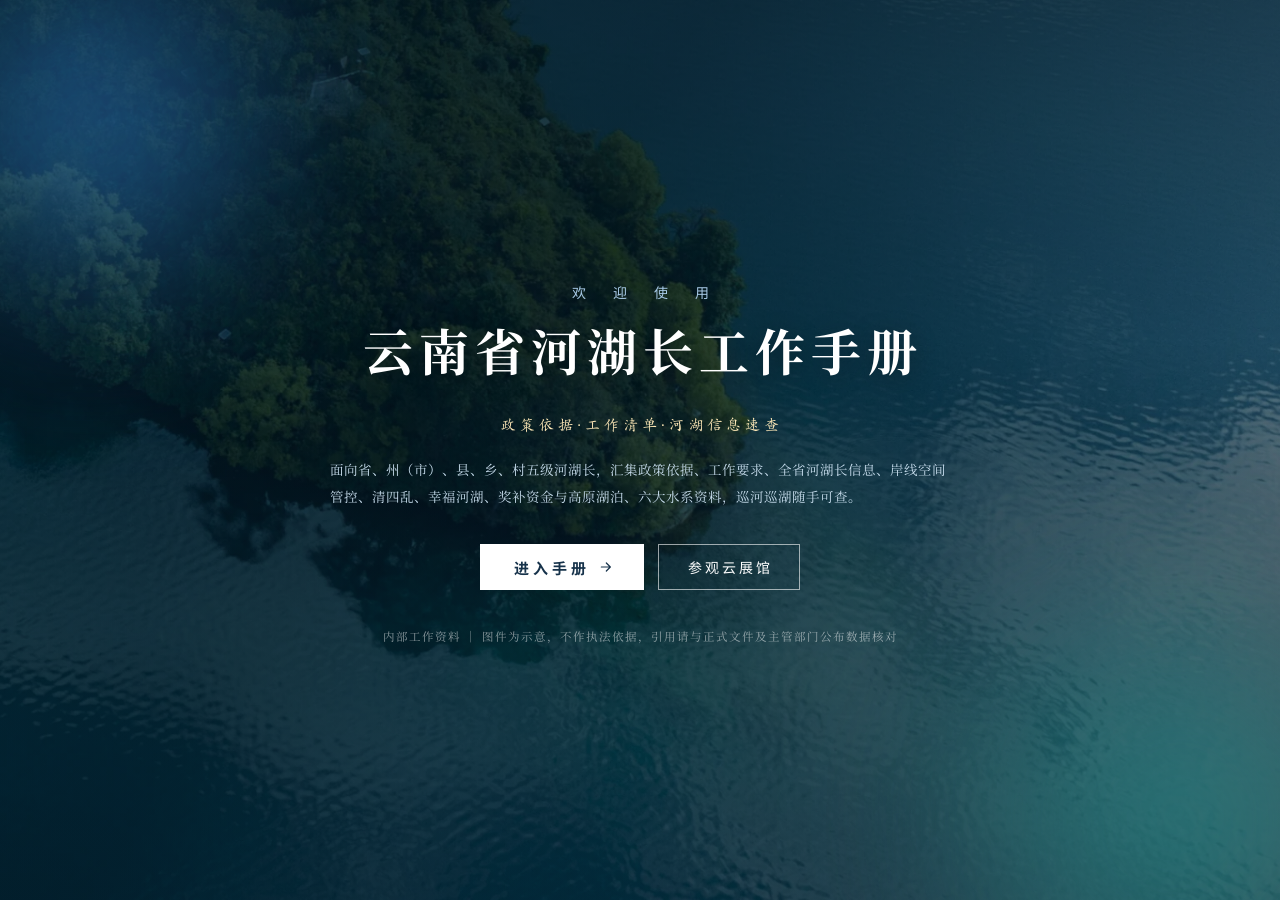
<file: index.html>
<!DOCTYPE html>
<html lang="zh-CN">

<head>
  <meta charset="UTF-8" />
  <meta name="viewport" content="width=device-width, initial-scale=1, viewport-fit=cover" />
  <meta name="theme-color" content="#072F58" />
  <meta name="description" content="云南省河湖长工作手册：政策依据、工作要求、全省河湖长信息、岸线空间管控、清四乱、幸福河湖、高原湖泊与六大水系。">
  <title>云南省河湖长工作手册</title>
  <link rel="stylesheet" href="./css/fonts.css" />
  <link rel="stylesheet" href="./css/cover.css" />
</head>

<body>

  <!-- ==================== 封面 ==================== -->
  <div class="cover" id="cover">
    <div class="cv-bg" aria-hidden="true">
      <span class="cv-glow g1"></span>
      <span class="cv-glow g2"></span>
    </div>

    <div class="cv-inner">
      <p class="cv-kicker">欢 迎 使 用</p>
      <h1 class="cv-title">云南省河湖长工作手册</h1>
      <p class="cv-slogan">政策依据·工作清单·河湖信息速查</p>
      <p class="cv-desc">面向省、州（市）、县、乡、村五级河湖长，汇集政策依据、工作要求、全省河湖长信息、岸线空间管控、清四乱、幸福河湖、奖补资金与高原湖泊、六大水系资料，巡河巡湖随手可查。</p>


      <div class="cv-btns">
        <a class="cv-enter" id="coverEnter" href="./shouce.html#ch1">
          <span>进入手册</span>
          <svg viewBox="0 0 24 24" aria-hidden="true">
            <path d="M5 12h13M12.5 6l6 6-6 6" fill="none" stroke="currentColor" stroke-width="1.8"
              stroke-linecap="round" stroke-linejoin="round" />
          </svg>
        </a>
        <a class="cv-ghost" href="./云南河湖长制十周年成果云展.html" target="_blank" rel="noopener">参观云展馆</a>
      </div>

      <p class="cv-foot">内部工作资料 ｜ 图件为示意，不作执法依据，引用请与正式文件及主管部门公布数据核对</p>
    </div>
  </div>

  <script src="./js/url-login.js"></script>
  <script>
    /* 进入手册：先播 0.6s 淡出再跳转；脚本失效时 <a href> 仍可直接进。
       带 ?userName&token 时等价于已登录，直达正文、跳过封面 */
    (function () {
      var cover = document.getElementById('cover');
      var btn = document.getElementById('coverEnter');
      var qs = window.location.search || '';

      // 带登录参数 → 直接进正文（登录态已由 url-login.js 写入 localStorage）
      if (/[?&]userName=/i.test(qs) && /[?&]token=/i.test(qs)) {
        window.location.replace('./shouce.html' + qs + '#ch1');
        return;
      }

      if (!cover || !btn) return;
      btn.addEventListener('click', function (e) {
        if (btn.dataset.leaving === '1') return;
        e.preventDefault();
        btn.dataset.leaving = '1';
        cover.classList.add('closing');
        window.setTimeout(function () {
          window.location.href = './shouce.html' + qs + '#ch1';
        }, 600);
      });
    })();
  </script>
</body>

</html>
</file>
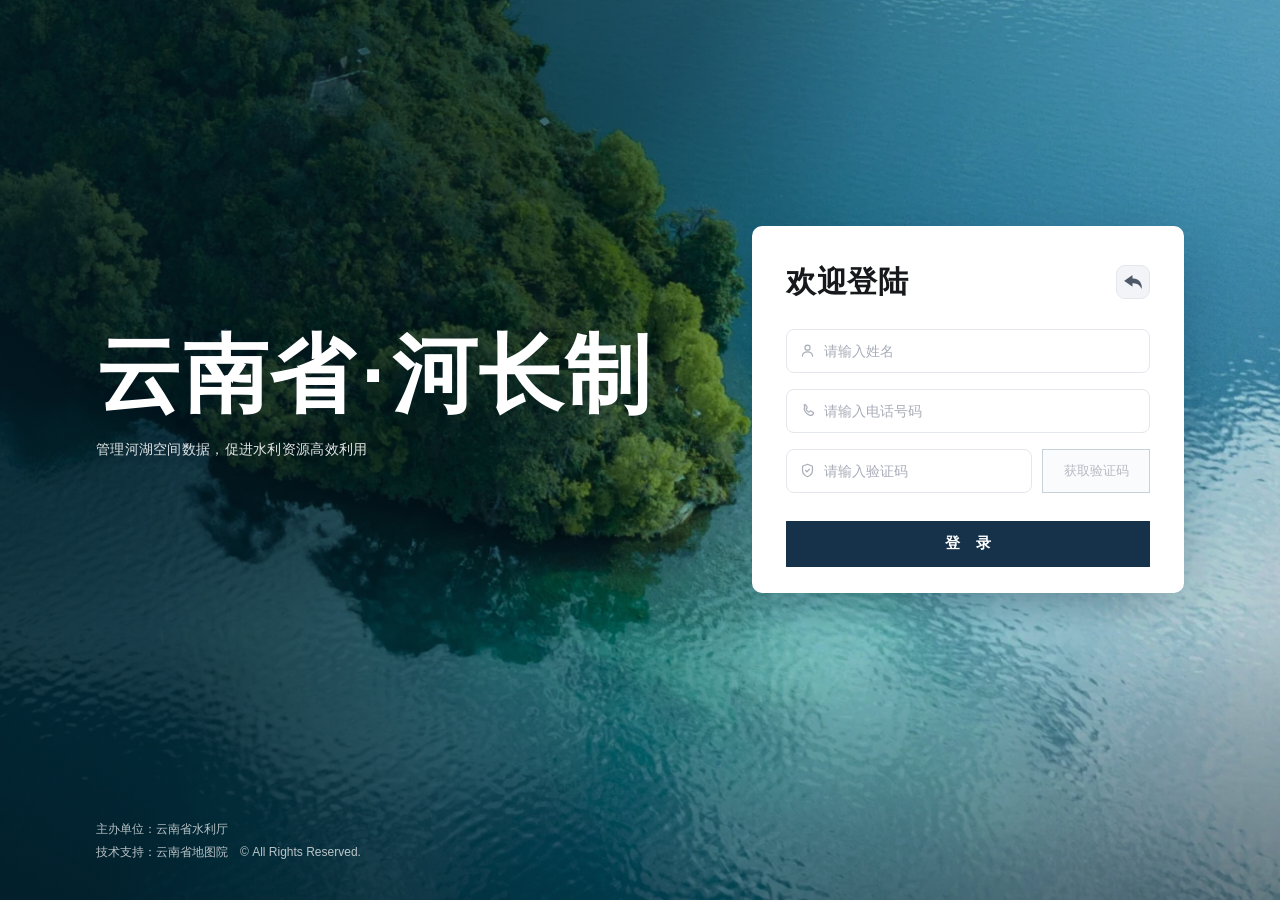
<file: login.html>
<!DOCTYPE html>
<html lang="zh-CN">

<head>
  <meta charset="UTF-8" />
  <meta name="viewport" content="width=device-width, initial-scale=1, viewport-fit=cover" />
  <meta name="theme-color" content="#0b2a3a" />
  <title>云南省·河长制 — 登录</title>
  <link rel="stylesheet" href="css/style.css" />
</head>

<body>
  <div class="page">
    <div class="page__bg" aria-hidden="true"></div>

    <div class="page__main">
      <section class="brand">
        <h1 class="brand__title">云南省<i>·</i>河长制</h1>
        <p class="brand__sub">管理河湖空间数据，促进水利资源高效利用</p>
      </section>

      <section class="panel">
        <div class="card">
          <div class="card__head">
            <h2 class="card__title">欢迎登陆</h2>
            <a class="card__back" href="./shouce.html" title="返回首页" aria-label="返回首页">
              <svg class="icon" viewBox="0 0 1024 1024" aria-hidden="true" xmlns="http://www.w3.org/2000/svg">
                <path
                  d="M947.4 864C893.2 697.7 736.2 578.9 551 575.5c-23.1-0.4-44.9 0.1-65.6 1.5v164.3c0.1 0.5 0.2 1 0.2 1.5 0 4-3.3 7.3-7.3 7.3-2.7 0-5-1.4-6.2-3.5v0.7L68.8 465.4h2.1c-4 0-7.3-3.3-7.3-7.3 0-2.9 1.7-5.4 4.1-6.6L472 169v0.7c1.3-2.1 3.6-3.5 6.2-3.5 4 0 7.3 3.3 7.3 7.3 0 0.5-0.1 1-0.2 1.5v159.4c18.5-0.9 37.9-1.2 58.3-0.8 230.1 3.9 416.7 196.9 416.7 427.1 0.1 35.5-4.5 70.2-12.9 103.3z" />
              </svg>
            </a>
          </div>

          <form class="form" id="login-form" novalidate>
            <div class="field-wrap" data-rule="username">
              <div class="field">
                <span class="field__icon" aria-hidden="true">
                  <svg viewBox="0 0 24 24" fill="none" stroke="currentColor" stroke-width="1.7" stroke-linecap="round">
                    <circle cx="12" cy="8" r="3.6" />
                    <path d="M4.8 20c0-3.6 3.2-6 7.2-6s7.2 2.4 7.2 6" />
                  </svg>
                </span>
                <input class="field__input" type="text" name="username" placeholder="请输入姓名" autocomplete="username"
                  aria-label="姓名" />
              </div>
              <p class="field__msg"></p>
            </div>

            <div class="field-wrap" data-rule="phone">
              <div class="field">
                <span class="field__icon" aria-hidden="true">
                  <svg viewBox="0 0 24 24" fill="none" stroke="currentColor" stroke-width="1.7" stroke-linecap="round">
                    <path
                      d="M7.2 4.2c.7-.7 1.8-.6 2.4.2l1.6 2.3c.5.7.4 1.6-.2 2.2l-.7.7c-.3.3-.4.7-.2 1.1.8 1.5 1.9 2.6 3.4 3.4.4.2.8.1 1.1-.2l.7-.7c.6-.6 1.5-.7 2.2-.2l2.3 1.6c.8.6.9 1.7.2 2.4l-1 1c-.8.8-2 1.1-3.1.8-4.1-1.2-7.3-4.4-8.5-8.5-.3-1.1 0-2.3.8-3.1z" />
                  </svg>
                </span>
                <input class="field__input" type="tel" name="phone" inputmode="numeric" maxlength="11"
                  placeholder="请输入电话号码" autocomplete="tel" aria-label="电话号码" />
              </div>
              <p class="field__msg"></p>
            </div>

            <div class="field-wrap" data-rule="smscode">
              <div class="field-row">
                <div class="field">
                  <span class="field__icon" aria-hidden="true">
                    <svg viewBox="0 0 24 24" fill="none" stroke="currentColor" stroke-width="1.7" stroke-linecap="round"
                      stroke-linejoin="round">
                      <path d="M12 3.2 5 6v5.6c0 4.3 2.9 7.5 7 9.2 4.1-1.7 7-4.9 7-9.2V6z" />
                      <path d="m9.2 11.8 2 2 3.6-3.8" />
                    </svg>
                  </span>
                  <input class="field__input" type="text" name="smscode" inputmode="numeric" maxlength="6"
                    placeholder="请输入验证码" autocomplete="one-time-code" aria-label="短信验证码" />
                </div>
                <button type="button" class="code-btn" data-send-code disabled>获取验证码</button>
              </div>
              <p class="field__msg"></p>
            </div>

            <button type="submit" class="submit">
              <span class="submit__text">登 录</span>
              <span class="submit__spinner" aria-hidden="true"></span>
            </button>
          </form>
        </div>

        <!-- 登录成功后的管护水系视图 -->
        <div class="card card--result" id="result-card" hidden>
          <div class="result__head">
            <div class="result__titles">
              <h2 class="card__title">我的管护水系</h2>
              <p class="result__meta" id="result-meta"></p>
            </div>
            <button type="button" class="result__exit" id="logout-btn">退出</button>
          </div>

          <div class="result__stats" id="result-stats"></div>

          <div class="result__body" id="result-body" aria-live="polite">
            <p class="result__hint">正在加载管护水系…</p>
          </div>
        </div>
      </section>
    </div>

    <footer class="page__foot">
      <p>主办单位：云南省水利厅</p>
      <p>技术支持：云南省地图院　© All Rights Reserved.</p>
    </footer>
  </div>

  <div class="toast" role="status" aria-live="polite"></div>
  <!-- 脚本地址带版本串，顺序靠 document.write 保证：先是加密库，再是业务脚本 -->
  <script src="assets/vendor/sm2.js"></script>
  <script src="js/main.js"></script>
</body>

</html>
</file>
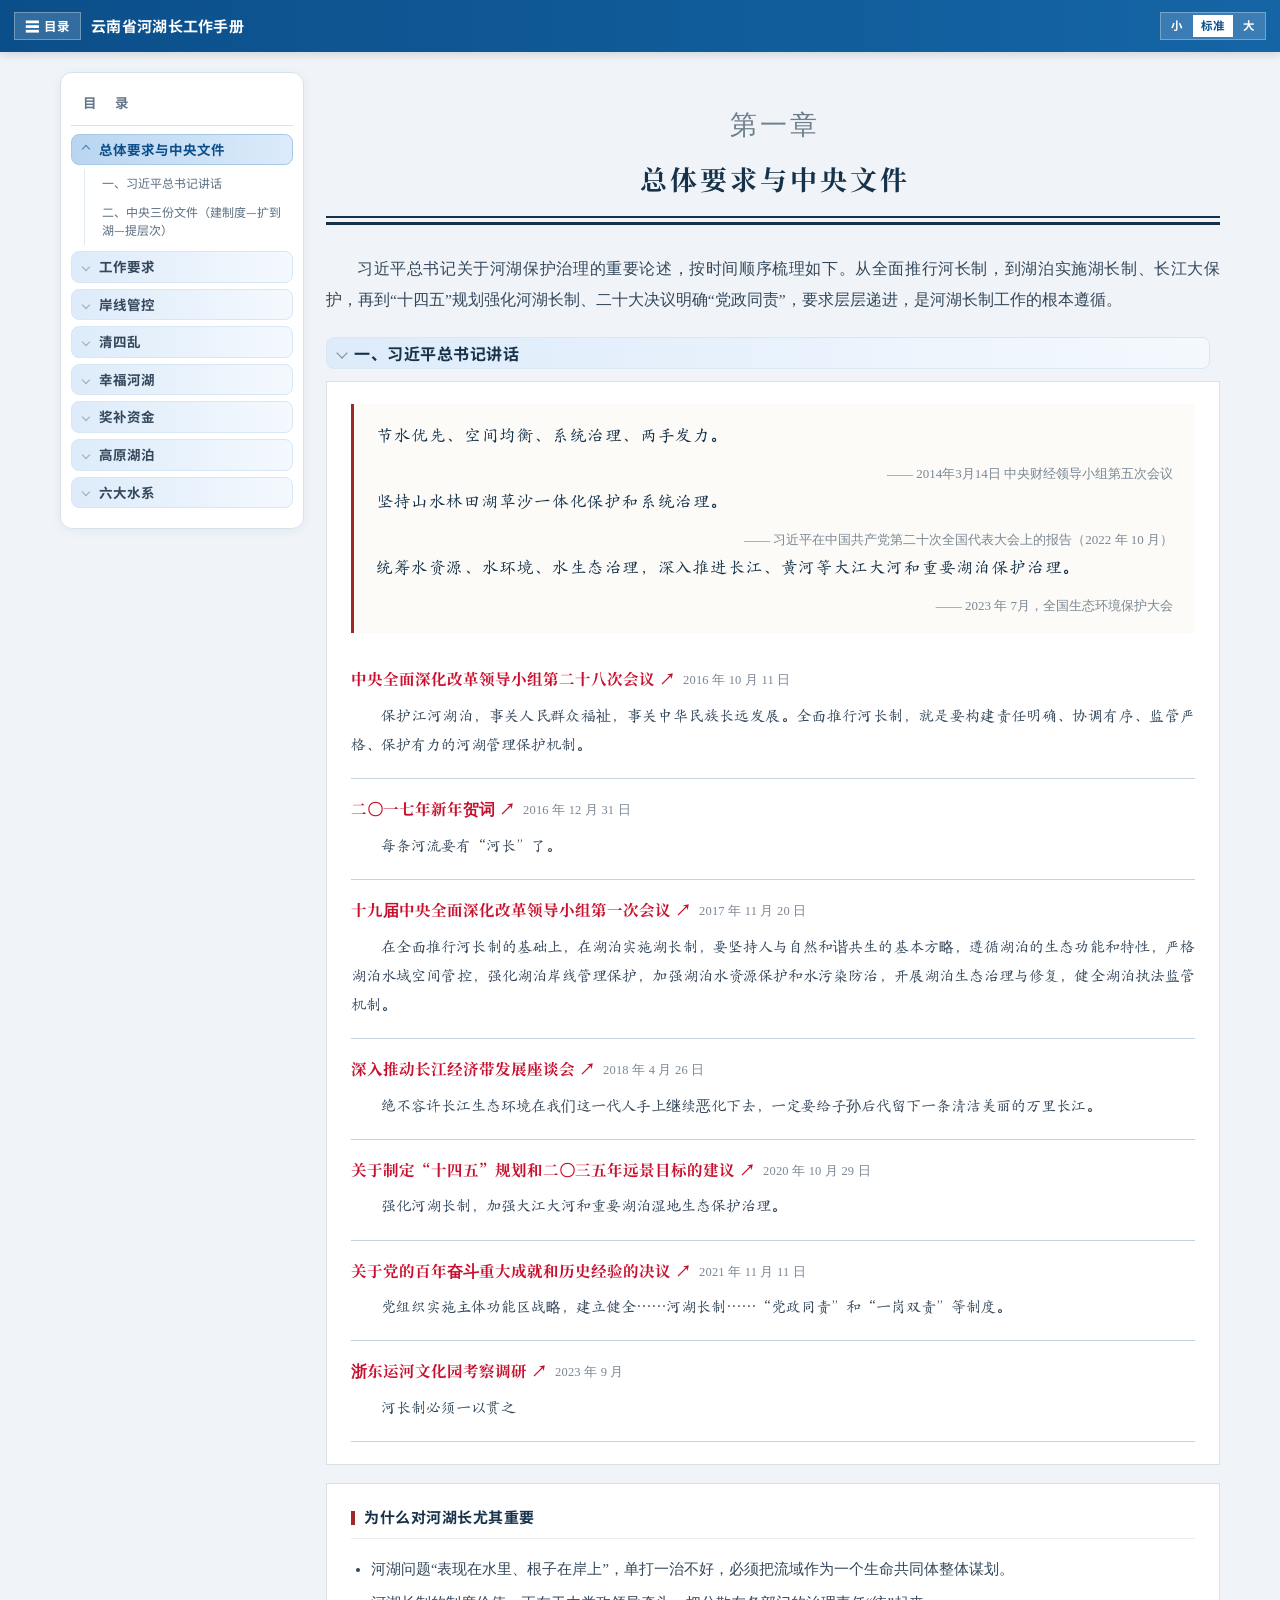
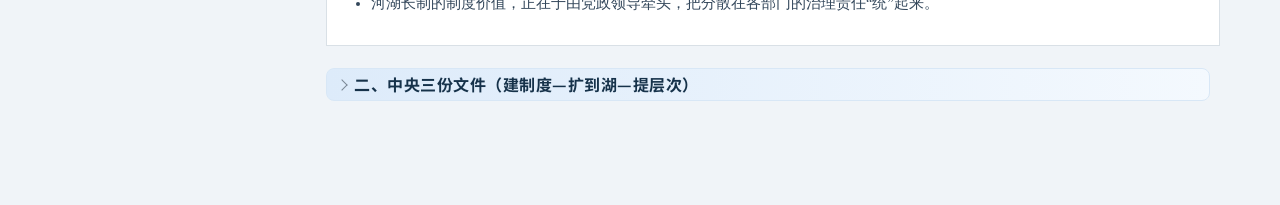
<file: shouce copy.html>
<!DOCTYPE html>
<html lang="zh-CN">

<head>
  <meta charset="UTF-8">
  <meta name="viewport"
    content="width=device-width, initial-scale=1, maximum-scale=1, user-scalable=no, viewport-fit=cover">
  <meta name="theme-color" content="#0C447C">
  <meta name="format-detection" content="telephone=no">
  <meta name="description" content="云南省河湖长制工作手册：政策依据、工作要求、全省河湖长信息、岸线空间管控、清四乱、幸福河湖、高原湖泊与六大水系。">
  <title>云南省河湖长工作手册</title>
  <link rel="stylesheet" href="./css/fonts.css">
  <link rel="stylesheet" href="./css/index.css">
  <link rel="stylesheet" href="./assets/vendor/leaflet/leaflet.css">
  <script src="./js/theme-init.js"></script>

</head>

<body>

  <header class="topbar">
    <button class="tb-toc" id="tocBtn" type="button" aria-controls="toc" aria-expanded="true">
      <span class="ico">☰</span><span class="lbl">目录</span>
    </button>
    <a class="tt" href="./index.html" title="返回封面">云南省河湖长工作手册</a>
    <div class="actions">
      <div class="fontset" role="group" aria-label="正文字号">
        <button type="button" data-fs="s" title="小号字" aria-pressed="false">小</button>
        <button type="button" data-fs="m" title="标准字" aria-pressed="true">标准</button>
        <button type="button" data-fs="l" title="大号字" aria-pressed="false">大</button>
      </div>
    </div>
  </header>

  <header class="hero" hidden>
    <div class="wrap">
      <span class="badge">内部工作资料 · 巡河巡湖随手查</span>
      <h1>云南省河湖长工作手册<small>政策依据 · 工作清单 · 河湖信息速查</small></h1>
      <p>政策依据 · 工作要求 · 全省河湖长信息 · 岸线管控 · 清四乱 · 幸福河湖 · 奖补资金 · 高原湖泊 · 六大水系</p>
      <div class="meta"><span>共 8 章</span><span>数据截止 2025-12-31</span><span>图件为示意，不作执法依据</span></div>
      <div class="notice">本手册面向州（市）、县（市、区）、乡、村各级河湖长，便于巡河巡湖时查阅工作依据与工作标准。第四章全省河湖长信息为结构示意数据；政策条文、文号、面积与流域数据以正式文件及主管部门公布为准。
      </div>
    </div>
    <svg class="waves" viewBox="0 0 1200 120" preserveAspectRatio="none" aria-hidden="true">
      <path d="M0,60 C200,20 400,95 600,60 C800,25 1000,90 1200,55 L1200,120 L0,120 Z" fill="rgba(255,255,255,.10)" />
      <path d="M0,85 C220,50 420,110 640,80 C860,50 1040,105 1200,80 L1200,120 L0,120 Z" fill="rgba(255,255,255,.13)" />
    </svg>
  </header>

  <div class="layout">
    <aside class="toc" id="toc" aria-label="章节目录">
      <div class="t">目　录</div>
      <div class="toc-grp open">
        <a href="#ch1" data-ch="ch1" class="toc-lv1 active"><span>总体要求与中央文件</span></a>
        <div class="toc-subs">
          <div class="toc-subs-inner">
            <a href="#ch1-s1" data-ch="ch1" class="toc-sub">一、习近平总书记讲话</a>
            <a href="#ch1-s2" data-ch="ch1" class="toc-sub">二、中央三份文件（建制度—扩到湖—提层次）</a>
          </div>
        </div>
      </div>
      <div class="toc-grp">
        <a href="#ch3" data-ch="ch3" class="toc-lv1"><span>工作要求</span></a>
        <div class="toc-subs">
          <div class="toc-subs-inner">
            <a href="#ch3-s1" data-ch="ch3" class="toc-sub">一、五级河湖长职责体系</a>
            <a href="#ch3-s2" data-ch="ch3" class="toc-sub">二、工作依据文件</a>
            <a href="#ch3-s3" data-ch="ch3" class="toc-sub">三、工作文件要点</a>
            <a href="#ch3-s4" data-ch="ch3" class="toc-sub">四、工作任务清单</a>
            <a href="#ch3-s5" data-ch="ch3" class="toc-sub">五、问题处置闭环</a>
          </div>
        </div>
      </div>
      <div class="toc-grp">
        <a href="#ch5" data-ch="ch5" class="toc-lv1"><span>岸线管控</span></a>
        <div class="toc-subs">
          <div class="toc-subs-inner">
            <a href="#ch5-s1" data-ch="ch5" class="toc-sub">一、巡查要点</a>
            <a href="#ch5-s2" data-ch="ch5" class="toc-sub">二、河湖管理范围边界划定</a>
            <a href="#ch5-s3" data-ch="ch5" class="toc-sub">三、岸线分区分类管控</a>
            <a href="#ch5-s4" data-ch="ch5" class="toc-sub">四、适用对象与审批底线</a>
            <a href="#ch5-s5" data-ch="ch5" class="toc-sub">五、涉河项目审批</a>
            <a href="#ch5-s6" data-ch="ch5" class="toc-sub">六、涉水违建处置</a>
            <a href="#ch5-s7" data-ch="ch5" class="toc-sub">七、不稳定耕地退出</a>
            <a href="#ch5-s8" data-ch="ch5" class="toc-sub">八、法规与文件依据</a>
          </div>
        </div>
      </div>
      <div class="toc-grp">
        <a href="#ch6" data-ch="ch6" class="toc-lv1"><span>清四乱</span></a>
        <div class="toc-subs">
          <div class="toc-subs-inner">
            <a href="#ch6-s1" data-ch="ch6" class="toc-sub">一、为什么清·三个定位</a>
            <a href="#ch6-s2" data-ch="ch6" class="toc-sub">二、清什么·四类问题</a>
            <a href="#ch6-s3" data-ch="ch6" class="toc-sub">三、怎么清</a>
            <a href="#ch6-rule" data-ch="ch6" class="toc-sub">四、认定主线</a>
          </div>
        </div>
      </div>
      <div class="toc-grp">
        <a href="#ch7" data-ch="ch7" class="toc-lv1"><span>幸福河湖</span></a>
        <div class="toc-subs">
          <div class="toc-subs-inner">
            <a href="#ch7-s1" data-ch="ch7" class="toc-sub">一、建设任务</a>
            <a href="#ch7-s2" data-ch="ch7" class="toc-sub">二、评价维度（申报自评参考）</a>
            <a href="#ch7-s3" data-ch="ch7" class="toc-sub">三、申报流程</a>
            <a href="#ch7-s4" data-ch="ch7" class="toc-sub">四、政策文件依据</a>
          </div>
        </div>
      </div>
      <div class="toc-grp">
        <a href="#ch8" data-ch="ch8" class="toc-lv1"><span>奖补资金</span></a>
        <div class="toc-subs">
          <div class="toc-subs-inner">
            <a href="#ch8-s1" data-ch="ch8" class="toc-sub">一、支持范围与申报条件</a>
            <a href="#ch8-s2" data-ch="ch8" class="toc-sub">二、工作机制与责任分工</a>
            <a href="#ch8-s3" data-ch="ch8" class="toc-sub">三、审核流程与时间节点</a>
            <a href="#ch8-s4" data-ch="ch8" class="toc-sub">四、项目审核要点</a>
            <a href="#ch8-s5" data-ch="ch8" class="toc-sub">五、工作要求</a>
            <a href="#ch8-s6" data-ch="ch8" class="toc-sub">六、资金使用红线与绩效管理</a>
          </div>
        </div>
      </div>
      <div class="toc-grp">
        <a href="#ch9" data-ch="ch9" class="toc-lv1"><span>高原湖泊</span></a>
        <div class="toc-subs">
          <div class="toc-subs-inner">
            <a href="#p1-2" data-ch="ch9" class="toc-sub">一、总体概况</a>
            <a href="#p1-3" data-ch="ch9" class="toc-sub">二、重点湖泊水质现状汇总表</a>
            <a href="#p1-4" data-ch="ch9" class="toc-sub">三、重点湖泊分述</a>
          </div>
        </div>
      </div>
      <div class="toc-grp">
        <a href="#ch10" data-ch="ch10" class="toc-lv1"><span>六大水系</span></a>
        <div class="toc-subs">
          <div class="toc-subs-inner">
            <a href="#ch10-s1" data-ch="ch10" class="toc-sub">一、六大水系基本情况</a>
            <a href="#ch10-s2" data-ch="ch10" class="toc-sub">二、工作要点</a>
            <a href="#ch10-s3" data-ch="ch10" class="toc-sub">三、六大水系分述</a>
            <a href="#ch10-s4" data-ch="ch10" class="toc-sub">四、三条重点河流</a>
          </div>
        </div>
      </div>
    </aside>
    <div class="toc-mask" id="tocMask" aria-hidden="true"></div>

    <main class="content">

      <section id="ch1" class="chapter gv on">
        <div class="ch-head">
          <h2>总体要求与中央文件</h2>
        </div>
        <p>习近平总书记关于河湖保护治理的重要论述，按时间顺序梳理如下。从全面推行河长制，到湖泊实施湖长制、长江大保护，再到“十四五”规划强化河湖长制、二十大决议明确“党政同责”，要求层层递进，是河湖长制工作的根本遵循。</p>

        <h4 id="ch1-s1" class="sec">一、习近平总书记讲话</h4>

        <div class="card">
          <div class="quote">
            <div class="qs">节水优先、空间均衡、系统治理、两手发力。</div>
            <div class="src">——&nbsp;2014年3月14日 中央财经领导小组第五次会议</div>
            <div class="qs">坚持山水林田湖草沙一体化保护和系统治理。</div>
            <div class="src">——&nbsp;习近平在中国共产党第二十次全国代表大会上的报告（2022 年 10 月）</div>
            <div class="qs">统筹水资源、水环境、水生态治理，深入推进长江、黄河等大江大河和重要湖泊保护治理。</div>
            <div class="src">——&nbsp;2023 年 7月，全国生态环境保护大会</div>

          </div>


          <div class="doc doc-flat">
            <div class="db">
              <h5><a class="btys" href="https://www.gov.cn/xinwen/2016-10/11/content_5117573.htm" target="_blank"
                  rel="noopener">中央全面深化改革领导小组第二十八次会议 ↗</a><span class="dt-ink">2016 年 10 月 11 日</span></h5>
              <p class="talk-q">保护江河湖泊，事关人民群众福祉，事关中华民族长远发展。全面推行河长制，就是要构建责任明确、协调有序、监管严格、保护有力的河湖管理保护机制。</p>
            </div>
          </div>
          <div class="doc doc-flat">
            <div class="db">
              <h5><a class="btys" href="https://www.gov.cn/xinwen/2016-12/31/content_5155320.htm" target="_blank"
                  rel="noopener">二〇一七年新年贺词 ↗</a><span class="dt-ink">2016 年 12 月 31 日</span></h5>
              <p class="talk-q">每条河流要有“河长”了。</p>
            </div>
          </div>
          <div class="doc doc-flat">
            <div class="db">
              <h5><a class="btys" href="http://www.gov.cn/xinwen/2017-11/20/content_5241134.htm" target="_blank"
                  rel="noopener">十九届中央全面深化改革领导小组第一次会议 ↗</a><span class="dt-ink">2017 年 11 月 20 日</span></h5>
              <p class="talk-q">
                在全面推行河长制的基础上，在湖泊实施湖长制，要坚持人与自然和谐共生的基本方略，遵循湖泊的生态功能和特性，严格湖泊水域空间管控，强化湖泊岸线管理保护，加强湖泊水资源保护和水污染防治，开展湖泊生态治理与修复，健全湖泊执法监管机制。
              </p>
            </div>
          </div>
          <div class="doc doc-flat">
            <div class="db">
              <h5><a class="btys" href="https://www.gov.cn/xinwen/2018-04/28/content_5286551.htm" target="_blank"
                  rel="noopener">深入推动长江经济带发展座谈会 ↗</a><span class="dt-ink">2018 年 4 月 26 日</span></h5>
              <p class="talk-q">绝不容许长江生态环境在我们这一代人手上继续恶化下去，一定要给子孙后代留下一条清洁美丽的万里长江。</p>
            </div>
          </div>
          <div class="doc doc-flat">
            <div class="db">
              <h5><a class="btys" href="https://www.qstheory.cn/yaowen/2020-11/03/c_1126693429.htm" target="_blank"
                  rel="noopener">关于制定“十四五”规划和二〇三五年远景目标的建议 ↗</a><span class="dt-ink">2020 年 10 月 29 日</span></h5>
              <p class="talk-q">强化河湖长制，加强大江大河和重要湖泊湿地生态保护治理。</p>
            </div>
          </div>
          <div class="doc doc-flat">
            <div class="db">
              <h5><a class="btys" href="https://www.gov.cn/zhengce/2021-11/16/content_5651269.htm#8" target="_blank"
                  rel="noopener">关于党的百年奋斗重大成就和历史经验的决议 ↗</a><span class="dt-ink">2021 年 11 月 11 日</span></h5>
              <p class="talk-q">党组织实施主体功能区战略，建立健全……河湖长制……“党政同责”和“一岗双责”等制度。</p>
            </div>
          </div>






          <div class="doc doc-flat">
            <div class="db">
              <h5><a class="btys" href="http://hhs.mwr.gov.cn/gzjb/202407/t20240717_1757719.html#1" target="_blank"
                  rel="noopener">浙东运河文化园考察调研 ↗</a><span class="dt-ink">2023 年 9 月</span></h5>
              <p class="talk-q">河长制必须一以贯之</p>
            </div>
          </div>
        </div>
        <div class="card">
          <h3>为什么对河湖长尤其重要</h3>
          <ul class="ul">
            <li>河湖问题“表现在水里、根子在岸上”，单打一治不好，必须把流域作为一个生命共同体整体谋划。</li>
            <li>河湖长制的制度价值，正在于由党政领导牵头，把分散在各部门的治理责任“统”起来。</li>
          </ul>
        </div>

        <h4 id="ch1-s2" class="sec">二、中央三份文件（建制度—扩到湖—提层次）</h4>
        <p>河长制、湖长制由中央顶层设计确立，是生态文明制度体系的重要组成部分。三份文件构成“建制度—扩到湖—提层次”的完整链条，是各级河湖长工作的上位依据。</p>
        <div class="card">
          <div class="doc doc-date-inline">
            <div class="db">
              <h5><a href="https://www.gov.cn/zhengce/2016-12/11/content_5146628.htm" target="_blank"
                  class="btys">中共中央办公厅
                  国务院办公厅《关于全面推行河长制的意见》&#8599;</a><span class="dt-ink">2016年12月11日</span></h5>
              <div class="meta">河长制的纲领性文件，确立全国统一的制度框架</div>
              <ul>
                <li><b>组织体系：</b>全面建立省、市、县、乡四级河长体系；各省（区、市）可结合实际延伸至村，云南由此形成<b>省、州市、区县、乡镇、村（社区）五级</b>体系。</li>
                <li><b>六项任务：</b>水资源保护、河湖水域岸线管理保护、水污染防治、水环境治理、水生态修复、执法监管。</li>
                <li><b>工作制度：</b>河长会议制度、信息共享制度、工作督察制度、考核问责与激励机制、验收制度。</li>
                <li><b>责任要求：</b>河长是相应河湖管理保护的第一责任人，实行生态环境损害责任终身追究制。</li>
              </ul>
            </div>
          </div>
          <hr>
          <div class="doc doc-date-inline">
            <div class="db">
              <h5><a target="_blank" class="btys"
                  href="https://www.gov.cn/zhengce/2018-01/04/content_5253253.htm">中共中央办公厅
                  国务院办公厅《关于在湖泊实施湖长制的指导意见》&#8599;</a><span class="dt-ink">2018年01月04日</span></h5>
              <div class="meta">把河长制延伸到湖泊，针对湖泊封闭性、脆弱性提出更高要求</div>
              <ul>
                <li><b>全面建立湖长制：</b>所有湖泊都要有湖长，与河长制无缝衔接、一并推进。</li>
                <li><b>分级分区管理：</b>按湖泊等级和重要性分级设立湖长，明确湖区、岸线、入湖河流的分区责任。</li>
                <li><b>一湖一策：</b>逐湖编制保护治理方案，突出水域空间管控、岸线管理、污染源整治、生态修复。</li>
                <li><b>云南对应：</b>九大高原湖泊由省级领导担任湖长，湖区周边实行最严格管控。</li>
              </ul>

            </div>
          </div>
          <div class="doc doc-date-inline">
            <div class="db">
              <h5><a target="_blank" class="btys" href="https://www.gov.cn/zhengce/202506/content_7029509.htm">中共中央办公厅
                  国务院办公厅《关于全面推进江河保护治理的意见》&#8599;</a><span class="dt-ink">2025年06月17日</span></h5>
              <div class="meta">面向现代化的江河保护治理总体部署</div>
              <ul>
                <li><b>总体目标：</b>到 2035 年，江河保护治理体系和治理能力现代化基本实现，江河安澜、水资源节约集约利用、河湖生态健康、水文化传承发展的格局基本形成。</li>
                <li><b>重点任务：</b>完善流域防洪减灾体系、强化水资源刚性约束、加强河湖生态保护修复、严格河湖水域岸线空间管控、保护传承弘扬水文化。</li>
                <li><b>机制要求：</b>强化流域统一治理管理，健全河湖长制，压实各级各部门责任。</li>
                <li><b>工作指向：</b>把河湖长制从“体系建成”推向“效能提升”，重点看问题发现率和整改销号率。</li>
              </ul>

            </div>
          </div>
        </div>
        <div class="pin" style="margin-top:0">
          <b>提示：</b>上述文件是工作的“上位依据”。撰写一河一策、督办函、述职报告时，引用文件应写明发文机关、文件名称，涉及具体文号、发布日期以正式印发文本核对后使用。
        </div>



      </section>

      <section id="ch3" class="chapter gv">
        <div class="ch-head">
          <h2>工作要求</h2>
          <p class="lead">
            作为“亚洲水塔”的重要组成部分，云南省承担着守护重要江河源头保护治理和保障下游地区水安全、水生态的特殊职责。全省河湖长要深入贯彻习近平总书记关于构建人类命运共同体的重要指示精神，主动融入长江经济带发展、珠江流域生态保护等国家战略，秉持“上游主动担当、六国共护共享”理念，将河湖长制工作体系全面延伸覆盖至跨境河湖治理全链条。
          </p>
          <div class="quote">
            <div class="qs">保护江河湖泊，事关人民群众福祉，事关中华民族长远发展。全面推行河长制，就是要构建责任明确、协调有序、监管严格、保护有力的河湖管理保护机制。</div>
            <div class="src"><a class="btys" target="_blank"
                href="https://www.gov.cn/xinwen/2016-10/11/content_5117573.htm">——&nbsp;2016年10月11日，习近平总书记主持召开的中央全面深化改革领导小组第二十八次会议。</a>
            </div>
          </div>


        </div>

        <h4 id="ch3-s1" class="sec">一、五级河湖长职责体系</h4>
        <p class="lead">根据《河长湖长履职规范（试行）》，行政区域总河长是本行政区域河湖管理保护的第一责任人；分级分段设立的河（湖）长，是相应河湖管理保护的直接责任人。
        </p>
        <div class="card">
          <div class="tscroll">
            <div class="tlist">
              <div class="titem">
                <div class="tk">省级</div>
                <div class="tb">
                  <h5>省总河长、副总河长、省级各河（湖）长</h5>
                  <ul>
                    <li><b>责任主体：</b>省委、省人民政府</li>
                    <li>
                      <b>核心职责：</b>省级河长湖长审定并组织实施相应河湖“一河（湖）一策”方案，组织开展相应河湖突出问题专项整治，协调解决相应河湖管理和保护中的重大问题；明晰相应河湖上下游、左右岸管理和保护目标任务，推动建立流域统筹、区域协同、部门联动的河湖联防联控机制；组织对省级相关部门（单位）和下一级河长湖长履职情况进行督导，对目标任务完成情况进行考核。
                    </li>
                  </ul>
                </div>
              </div>
              <div class="titem">
                <div class="tk">州市级</div>
                <div class="tb">
                  <h5>州（市）总河长、州（市）级河（湖）长</h5>
                  <ul>
                    <li><b>责任主体：</b>州（市）党委、人民政府</li>
                    <li>
                      <b>核心职责：</b>定期或不定期巡查河湖，审定并组织实施相应河湖“一河（湖）一策”方案或细化实施方案，组织开展相应河湖突出问题专项治理和专项整治行动；协调和督促相关部门（单位）制定、实施相应河湖管理保护和治理规划；督促下一级河长湖长及本级相关部门（单位）处理和解决河湖出现的问题；组织对本级相关部门（单位）和下一级河长湖长履职情况进行督导；完成上级河长湖长及本级总河长交办的任务。
                    </li>
                  </ul>
                </div>
              </div>
              <div class="titem">
                <div class="tk">县级</div>
                <div class="tb">
                  <h5>县（市、区）总河长、县级河（湖）长</h5>
                  <ul>
                    <li><b>责任主体：</b>县（市、区）党委、人民政府</li>
                    <li><b>核心职责：</b>开展河湖巡查，对巡查发现的问题组织整改，落实具体治理任务，协调执法与项目落地，督办乡镇级问题整改；完成上级河长湖长及本级总河长交办的任务。</li>
                  </ul>
                </div>
              </div>
              <div class="titem">
                <div class="tk">乡镇级</div>
                <div class="tb">
                  <h5>乡镇（街道）党（工）委书记、乡镇长（街道主任）</h5>
                  <ul>
                    <li><b>责任主体：</b>乡镇人民政府、街道办事处</li>
                    <li>
                      <b>核心职责：</b>开展河湖经常性巡查，对巡查发现的问题组织整改，不能解决的问题及时向相关上级河长湖长或河长制办公室、有关部门（单位）报告；组织开展河湖日常清漂、保洁等，配合上级河长湖长、有关部门（单位）开展河湖问题清理整治或执法行动；完成上级河长湖长交办的任务。
                    </li>
                  </ul>
                </div>
              </div>
              <div class="titem">
                <div class="tk">村级</div>
                <div class="tb">
                  <h5>村党总支书记、村委会主任</h5>
                  <ul>
                    <li><b>责任主体：</b>村民委员会、社区居民委员会</li>
                    <li>
                      <b>核心职责：</b>组织订立河湖保护村规民约，开展河湖日常巡查，对发现的涉河湖违法违规行为进行劝阻、制止，不能解决的问题及时向相关上级河长湖长或河长制办公室、有关部门（单位）报告；完成上级河长湖长交办的任务。
                    </li>
                  </ul>
                </div>
              </div>
            </div>
          </div>
        </div>

        <h4 id="ch3-s2" class="sec">二、工作依据文件</h4>
        <div class="card">
          <div class="tscroll">
            <div class="tlist">
              <div class="titem">
                <div class="tk">国家</div>
                <div class="tb">
                  <h5><a target="_blank"
                      href="https://www.gov.cn/gongbao/content/2019/content_5363080.htm">《关于推动河长制从“有名”到“有实”的实施意见》&#8599;</a>
                  </h5>
                  <div class="meta">文号：水河湖〔2018〕243号</div>
                </div>
              </div>
              <div class="titem">
                <div class="tk">国家</div>
                <div class="tb">
                  <h5><a target="_blank"
                      href="https://www.gov.cn/zhengce/zhengceku/2020-01/01/content_5465754.htm">《水利部办公厅印发关于进一步强化河长湖长工作尽责的指导意见的通知》&#8599;</a>
                  </h5>
                  <div class="meta">文号：办河湖〔2019〕267号</div>
                </div>
              </div>
              <div class="titem">
                <div class="tk">国家</div>
                <div class="tb">
                  <h5><a target="_blank"
                      href="http://www.mwr.gov.cn/zwgk/gknr/202510/t20251001_2080069.html">《水利部关于印发河长湖长工作规范（试行）的通知》&#8599;</a>
                  </h5>
                  <div class="meta">文号：水河湖函〔2021〕72号</div>
                </div>
              </div>
              <div class="titem">
                <div class="tk">省级</div>
                <div class="tb">
                  <h5><a target="_blank"
                      href="./pdf/河湖长工作具体要求/1、云南省河长制领导小组关于印发云南省全面推行河长制行动计划的通知（云河长组发〔2017〕1号  ）.pdf">云南省河长制领导小组关于印发云南省全面推行河长制行动计划的通知&#8599;</a>
                  </h5>
                  <div class="meta">文号：云河长组发〔2017〕1号</div>
                </div>
              </div>
              <div class="titem">
                <div class="tk">省级</div>
                <div class="tb">
                  <h5><a target="_blank"
                      href="./pdf/河湖长工作具体要求/2、云南省河（湖）长制领导小组关于印发云南省全面贯彻落实湖长制的实施方案的通知（云河长组发〔2018〕2号）.pdf">云南省河（湖）长制领导小组关于印发云南省全面贯彻落实湖长制的实施方案的通知&#8599;</a>
                  </h5>
                  <div class="meta">文号：云河长组发〔2018〕2号</div>
                </div>
              </div>
              <div class="titem">
                <div class="tk">省级</div>
                <div class="tb">
                  <h5><a target="_blank"
                      href="./pdf/河湖长工作具体要求/5、云南省河长制领导小组关于印发云南省全面推行河（湖）长制省级会议制度等 4 项制度的通知（云河长组发〔2020〕2 号）.pdf">云南省河长制领导小组关于印发云南省全面推行河（湖）长制省级会议制度等
                      4 项制度的通知&#8599;</a>
                  </h5>
                  <div class="meta">文号：云河长组发〔2020〕2号</div>
                </div>
              </div>
              <div class="titem">
                <div class="tk">省级</div>
                <div class="tb">
                  <h5><a target="_blank"
                      href="./pdf/河湖长工作具体要求/6、云南省河长制办公室关于印发云南省全面推行河（湖）长制省级河（湖）长巡查办法等4个办法的通知（云河长办发〔2020〕24 号）.pdf">云南省河长制办公室关于印发云南省全面推行河（湖）长制省级河（湖）长巡查办法等
                      4 个办法的通知&#8599;</a>
                  </h5>
                  <div class="meta">文号：云河长办发〔2020〕24号</div>
                </div>
              </div>
            </div>
          </div>
          <div class="hint" hidden>前两份省级文件是云南全面推行河长制、湖长制的总施工图；第 5、6 项确立省级会议、督查、考核、信息共享制度与河（湖）长巡查办法；第 3、4、7
            项是水利部对工作内容、工作方式、责任追究的统一规范。</div>
        </div>

        <h4 id="ch3-s3" class="sec">三、工作文件要点</h4>
        <div class="card">
          <div class="doc">
            <div class="dt">有名<br>到有实</div>
            <div class="db">
              <h5><a class="btys" href="https://www.gov.cn/gongbao/content/2019/content_5363080.htm" target="_blank"
                  rel="noopener">《关于推动河长制从“有名”到“有实”的实施意见》↗</a><span
                  style="font-weight:400;color:var(--muted)">（水河湖〔2018〕243号）</span></h5>
              <div class="meta">解决“牌子挂了、人没动”的问题</div>
              <ul>
                <li><b>责任体系实：</b>河长名单、责任河段、联系方式向社会公布，公示牌规范设置、动态更新。</li>
                <li><b>一河一策实：</b>问题、目标、任务、责任“四张清单”落地，年度任务可考核。</li>
                <li><b>督查暗访实：</b>以“四不两直”方式开展暗访，问题通报到人、到河段。</li>
                <li><b>考核问责实：</b>考核结果纳入党政领导班子和领导干部考核评价。</li>
              </ul>
            </div>
          </div>
          <div class="doc">
            <div class="dt">强化<br>尽责</div>
            <div class="db">
              <h5> <a class="btys" href="https://www.gov.cn/zhengce/zhengceku/2020-01/01/content_5465754.htm"
                  target="_blank" rel="noopener">《关于进一步强化河长湖长履职尽责的指导意见》 ↗</a><span
                  style="font-weight:400;color:var(--muted)">（办河湖〔2019〕267号）</span></h5>
              <div class="meta">解决“工作不到位、责任压不实”的问题</div>
              <ul>
                <li><b>强化河长办能力：</b>配强工作力量，建立分办、督办、通报机制。</li>
                <li><b>提醒约谈通报：</b>对工作不力、问题长期未整改的河长湖长，实行提醒、约谈、通报。</li>
                <li><b>结果运用：</b>工作情况与考核、评优、问责挂钩，形成“干好干坏不一样”的导向。</li>
              </ul>

            </div>
          </div>
          <div class="doc">
            <div class="dt">规范<br>工作</div>
            <div class="db">
              <h5><a class="btys" href="http://www.mwr.gov.cn/zw/tzgg/tzgs/202510/t20251001_2067353.html"
                  target="_blank" rel="noopener">《河长湖长工作规范（试行）》 ↗</a><span
                  style="font-weight:400;color:var(--muted)">（水河湖函〔2021〕72号）</span></h5>
              <div class="meta">明确各级河长湖长“做什么、怎么做”</div>
              <ul>
                <li><b>工作内容：</b>巡河巡湖、问题交办督办、组织协调、督导考核、宣传引导。</li>
                <li><b>工作方式：</b>实地巡查与暗访相结合，重点河段、敏感时段加密；发现问题现场交办、限期整改、跟踪销号。</li>
                <li><b>工作记录：</b>巡查轨迹、问题清单、交办单、整改反馈要留痕，作为考核依据。</li>
              </ul>

            </div>
          </div>
        </div>

        <h4 id="ch3-s4" class="sec">四、工作任务清单</h4>
        <div class="card">
          <div class="tscroll">
            <div class="tlist">
              <div class="titem">
                <div class="tk">省级</div>
                <div class="tb">
                  <h5>统筹部署、督办跨州市重大问题、审定一河一策</h5>
                  <ul>
                    <li><b>巡查频次（参考）：</b>原则上，总河长每年不少于 1 次，省级河长湖长每年不少于 2 次</li>
                    <li><b>留痕方式：</b>会议纪要、督办函</li>
                  </ul>
                </div>
              </div>
              <div class="titem">
                <div class="tk">州市级</div>
                <div class="tb">
                  <h5>组织跨县联防联治、协调解决突出问题、考核县级河长</h5>
                  <div class="meta">留痕方式：巡查记录、交办单</div>
                </div>
              </div>
              <div class="titem">
                <div class="tk">区县级</div>
                <div class="tb">
                  <h5>落实治理任务、协调执法与项目落地、督办乡镇整改</h5>
                  <div class="meta">留痕方式：巡查 APP、问题台账</div>
                </div>
              </div>
              <div class="titem">
                <div class="tk">乡镇级</div>
                <div class="tb">
                  <h5>组织日常巡查、处置发现问题、上报重大事项</h5>
                  <div class="meta">留痕方式：巡查台账、照片</div>
                </div>
              </div>
              <div class="titem">
                <div class="tk">村级</div>
                <div class="tb">
                  <h5>巡河护河、宣传引导、第一时间上报</h5>
                  <div class="meta">留痕方式：巡查记录本</div>
                </div>
              </div>
            </div>
          </div>
        </div>

        <h4 id="ch3-s5" class="sec">五、问题处置闭环</h4>
        <div class="card">

          <div class="tscroll">
            <div class="tlist flowlist">
              <div class="titem">
                <div class="tk">发现</div>
                <div class="tb">
                  <h5>巡查、暗访、群众举报、卫星遥感与视频监控比对</h5>
                  <!-- <div class="meta">常见问题：只走“精品路线”，看不见问题</div> -->
                </div>
              </div>
              <div class="farrow" aria-hidden="true"><i></i></div>
              <div class="titem">
                <div class="tk">交办</div>
                <div class="tb">
                  <h5>明确责任单位、整改措施、完成时限，书面交办</h5>
                  <!-- <div class="meta">常见问题：口头交办、责任不清、时限模糊</div> -->
                </div>
              </div>
              <div class="farrow" aria-hidden="true"><i></i></div>
              <div class="titem">
                <div class="tk">整改</div>
                <div class="tb">
                  <h5>属地为主、部门配合，重大问题的提级办理</h5>
                  <!-- <div class="meta">常见问题：以“已安排”代替“已整改”</div> -->
                </div>
              </div>
              <div class="farrow" aria-hidden="true"><i></i></div>
              <div class="titem">
                <div class="tk">验收销号</div>
                <div class="tb">
                  <h5>现场核实、影像对比、签字确认</h5>
                  <!-- <div class="meta">常见问题：纸上销号、反弹后重新入账</div> -->
                </div>
              </div>
              <div class="farrow" aria-hidden="true"><i></i></div>
              <div class="titem">
                <div class="tk">回头看</div>
                <div class="tb">
                  <h5>销号问题抽查复核，防止反弹</h5>
                  <!-- <div class="meta">常见问题：一销了之、缺乏长效管护</div> -->
                </div>
              </div>
            </div>
          </div>
        </div>
        <h4 id="ch3-s6" class="sec" hidden>六、全省各级河湖长信息 <b><i style="color: red;">是否需要删除？或者只针对河长办（县、州\市、省）</i></b> </h4>
        <div id="ch4" class="tabmod" hidden>
          <nav class="tabs subtabs">
            <div class="wrap">
              <button class="on" data-tab="overview">总览</button>
              <button data-tab="pref">分州市一览</button>
              <button data-tab="roster" hidden>河湖长名册检索</button>
            </div>
          </nav>
          <section id="tab-overview" class="on">
            <h2>组织体系总览</h2>
            <p class="sub">纵向五级 × 横向 16 州市，两向合计均等于 38,000 人</p>

            <div class="grid3">
              <div class="metric">
                <div class="num">16</div>
                <div class="lab">州市</div>
                <div class="note">8 个地级市 + 8 个自治州</div>
              </div>
              <div class="metric">
                <div class="num">5</div>
                <div class="lab">级责任体系</div>
                <div class="note">省 → 州市 → 区县 → 乡镇 → 村（社区）</div>
              </div>
              <div class="metric">
                <div class="num">38,000</div>
                <div class="lab">名河湖长</div>
                <div class="note">全省合计（示意值）</div>
              </div>
            </div>

            <div class="card" hidden>
              <h3>五级河湖长分布（由高到低）</h3>
              <div class="pyr" id="pyramid"></div>
            </div>

            <div class="tip" hidden><b>一句话读图：</b>乡镇与村社区两级合计约 33,920 人，占全省 89% —— 河湖长制的责任重心在基层末梢。</div>

            <div class="card">
              <h3>五级职责速览</h3>
              <div class="tscroll">
                <div class="tlist">
                  <div class="titem">
                    <div class="tk">省级</div>
                    <div class="tb">
                      <h5>省总河长、副总河长、省级河（湖）长</h5>
                      <ul>
                        <li><b>所在单位：</b>省委、省人民政府</li>
                        <li><b>主要职责：</b>统筹全省河湖长制工作，督办重大问题</li>
                      </ul>
                    </div>
                  </div>
                  <div class="titem">
                    <div class="tk">州市级</div>
                    <div class="tb">
                      <h5>州（市）总河长、州（市）级河（湖）长</h5>
                      <ul>
                        <li><b>所在单位：</b>州（市）党委、人民政府</li>
                        <li><b>主要职责：</b>组织跨县河流联防联治，考核下级河长</li>
                      </ul>
                    </div>
                  </div>
                  <div class="titem">
                    <div class="tk">区县级</div>
                    <div class="tb">
                      <h5>县（市、区）总河长、县级河（湖）长</h5>
                      <ul>
                        <li><b>所在单位：</b>县（市、区）党委、人民政府</li>
                        <li><b>主要职责：</b>落实治理任务，协调执法与项目落地</li>
                      </ul>
                    </div>
                  </div>
                  <div class="titem">
                    <div class="tk">乡镇级</div>
                    <div class="tb">
                      <h5>乡镇（街道）党（工）委书记、乡镇长</h5>
                      <ul>
                        <li><b>所在单位：</b>乡镇人民政府、街道办事处</li>
                        <li><b>主要职责：</b>组织日常巡查，处置发现问题</li>
                      </ul>
                    </div>
                  </div>
                  <div class="titem">
                    <div class="tk">村级</div>
                    <div class="tb">
                      <h5>村党总支书记、村委会主任</h5>
                      <ul>
                        <li><b>所在单位：</b>村民委员会、社区居民委员会</li>
                        <li><b>主要职责：</b>巡河护河、宣传引导、第一时间上报</li>
                      </ul>
                    </div>
                  </div>
                </div>
              </div>
            </div>

            <div class="expo-card" hidden>
              <div class="expo-band">
                <span class="expo-kicker">云展馆 · 2016—2026</span>
                <h3>云南河湖长制十周年成果云展</h3>
                <p>五级河湖长体系全覆盖、九大高原湖泊治理成效、六大水系保护、十年大事记与云上影像展，进入即可一站浏览。</p>
              </div>
              <div class="expo-body">
                <div class="expo-tags">
                  <span>十年数字墙</span><span>治水模式</span><span>六大水系</span><span>重点湖泊亮点</span><span>制度法治</span><span>十年大事记</span><span>五级河长数据</span>
                </div>
                <a class="expo-go" href="云南河湖长制十周年成果云展.html" target="_blank" rel="noopener">进入云展 →</a>
              </div>
            </div>
          </section>
          <section id="tab-pref">
            <h2>分州市河湖长分布</h2>
            <p class="sub">点击上方示意图中的州市区块（或蓝圈），可直达该州市的河长名册明细；下方表格可展开“省级”行查看省级河长名单，点击州市行同样直达名册。</p>
            <div class="card">
              <h3 style="text-align:center">各州市河长数量示意图</h3>
              <div class="mapflex">
                <div class="mapbox" id="mapBox">
                  <div class="mapTip" id="mapTip"></div>
                </div>
                <div class="maplegend" id="mapLegend"></div>
              </div>
              <p class="mapnote">示意图：行政区划界线经简化处理，不作为划界依据；人数为结构示意值。</p>
            </div>
            <div class="tblwrap" hidden>
              <table id="prefTable">
                <thead>
                  <tr>
                    <th>州市</th>
                    <th class="r">河湖长（人）</th>
                    <th class="r">占全省</th>
                    <th class="r">示例入库（条）</th>
                    <th class="barcell">分布</th>
                  </tr>
                </thead>
                <tbody></tbody>
              </table>
            </div>
          </section>
        </div>
      </section>

      <section id="ch5" class="chapter gv">
        <div class="ch-head">
          <h2>河湖岸线空间管控法律法规<br>及工作要求</h2>
          <p class="lead">
            河湖是水资源的重要载体是生态系统的重要组成部分，事关防洪、供水、生态安全。空间完整、功能完好、生态环境优美的河湖水域岸线是最普惠的民生福祉和公共资源。全面推行河湖长制以来,云南省落实责任、强化管理，河湖面貌明显改善。但人为束窄、侵占河湖空间过度开发河湖资源、与水争地等问题仍然存在，全省河湖长还需要进一步严格管控河湖水域岸线，强化涉河建设项目和活动管理，清理整治破坏水域岸线的违法违规问题，构建人水和谐的河湖水域岸线空间管理保护格局，不断提升人民群众的获得感、幸福感、安全感。
          </p>
          <div class="quote">
            <div class="qs">以空间规划统领水资源利用、水污染防治、岸线使用、航运发展等方面空间利用任务，促进经济社会发展格局、城镇空间布局、产业结构调整与资源环境承载能力相适应。</div>
            <div class="src"><a class="btys" target="_blank"
                href="https://www.gov.cn/gongbao/content/2018/content_5306809.htm?f_link_type=f_linkinlinenote&amp;flow_extra=eyJpbmxpbmVfZGlzcGxheV9wb3NpdGlvbiI6MCwiZG9jX3Bvc2l0aW9uIjowLCJkb2NfaWQiOiI4ZjRmY2ZiNTQxNGY5MTJiLTVlNWZlMWE3ZjIxMzJhZDMifQ%3D%3D">——&nbsp;2018年4月26日，习近平总书记在深入推动长江经济带发展座谈会上的讲话。</a>
            </div>
          </div>
        </div>

        <h4 id="ch5-s1" class="sec">一、巡查要点</h4>
        <div class="card">
          <p class="p">省级侧重统筹、督查；县、乡镇、村侧重现场实地核查取证；乡镇河长无执法权，以巡查、劝阻、拍照取证、上报为主，不得自行作出行政处罚。</p>
          <div class="tscroll">
            <div class="tlist">
              <div class="titem">
                <div class="tk">看界桩<br>公示牌</div>
                <div class="tb">
                  <h5>管理范围界桩、河湖长公示牌是否完好，有无被移动、遮挡、损毁</h5>
                  <ul>
                    <li><b>乡镇河长处置流程（记录→上报→跟踪）：</b>发现损毁移位做好记录，上报县级水行政主管部门</li>
                    <li><b>对应法律法规、管理文件表述：</b>1.河湖管理范围划定成果要依法公告，并设置界桩；<br>2.河长名单、责任河段、联系方式向社会公布，公示牌规范设置、动态更新。</li>
                    <li>
                      <b>法律法规、管理文件出处：</b>1.《水利部关于加强河湖水域岸线空间管控的指导意见》（水河湖〔2022〕216号）<br>2.《关于推动河长制从“有名”到“有实”的实施意见》（水河湖〔2018〕243号）
                    </li>
                  </ul>
                </div>
              </div>
              <div class="titem">
                <div class="tk">看新增建设</div>
                <div class="tb">
                  <div class="txt">岸线范围内有无新增房屋、堆场、围堤、便道，是否能出示涉河建设许可相关材料</div>
                  <ul>
                    <li><b>乡镇河长处置流程（记录→上报→跟踪）：</b>现场拍照定位；无许可的做好证据留存，上报县级水行政主管部门</li>
                    <li>
                      <b>对应法律法规、管理文件表述：</b>1.河道管理范围内建设项目必须经水行政主管部门审查同意后方可开工，严禁未批先建、越权审批、批建不符；<br>2.对2019年1月1日后新增的河湖“四乱”问题零容忍，坚决依法清理整治。
                    </li>
                    <li>
                      <b>法律法规、管理文件出处：</b>1.《水利部办公厅关于进一步加强河湖管理范围内建设项目管理的通知》（办河湖〔2020〕177号）<br>2.《水利部关于加强河湖水域岸线空间管控的指导意见》水河湖〔2022〕216号
                    </li>
                  </ul>
                </div>
              </div>
              <div class="titem">
                <div class="tk">看滩地</div>
                <div class="tb">
                  <div class="txt">滩地有无被围垦耕种、人为抬高滩地、设置阻水障碍物；是否种植高秆阻水作物</div>
                  <ul>
                    <li><b>乡镇河长处置流程（记录→上报→跟踪）：</b>对正在发生的行为现场予以劝阻，重大隐患上报县级水行政主管部门</li>
                    <li><b>对应法律法规、管理文件表述：</b>1.禁止围垦湖泊、违法围垦河道；<br>2.禁止种植妨碍行洪的高秆作物；<br>3.不得束窄河道、抬高滩地、设置阻水障碍物影响行洪安全。</li>
                    <li>
                      <b>法律法规、管理文件出处：</b>1.《中华人民共和国河道管理条例》<br>2.《关于推动河长制从“有名”到“有实”的实施意见》水河湖〔2018〕243号<br>3.《水利部关于加强河湖水域岸线空间管控的指导意见》水河湖〔2022〕216号
                    </li>
                  </ul>
                </div>
              </div>
              <div class="titem">
                <div class="tk">看管道</div>
                <div class="tb">
                  <h5>取水口、排污口设置是否规范；有无不明暗管、私设涵洞偷排</h5>
                  <ul>
                    <li><b>乡镇河长处置流程（记录→上报→跟踪）：</b>发现疑似排污，固定证据，上报县级生态环境、水行政主管部门核查</li>
                    <li><b>对应法律法规、管理文件表述：</b>在河道管理范围内设置排污口、取水口，应当经水行政主管部门审查同意；入河排污口需规范整治，严禁私设暗管、偷排偷放。</li>
                    <li><b>法律法规、管理文件出处：</b>《中华人民共和国河道管理条例》</li>
                  </ul>
                </div>
              </div>
              <div class="titem">
                <div class="tk">看光伏风电</div>
                <div class="tb">
                  <div class="txt">河道、湖泊、水库水域内是否违规布设光伏、风电设施；库汊周边项目是否完成论证审批</div>
                  <ul>
                    <li><b>乡镇河长处置流程（记录→上报→跟踪）：</b>水域内发现光伏风电项目立即上报县级水行政主管部门</li>
                    <li>
                      <b>对应法律法规、管理文件表述：</b>光伏电站、风力发电等项目不得在河道、湖泊、水库内建设；在湖泊周边、水库库汊建设的，不得布设在具有防洪、供水功能和水生态、水环境保护需求的区域，不得妨碍行洪通畅。
                    </li>
                    <li><b>法律法规、管理文件出处：</b>《水利部关于加强河湖水域岸线空间管控的指导意见》（水河湖〔2022〕216号）</li>
                  </ul>
                </div>
              </div>
            </div>
          </div>
        </div>

        <h4 id="ch5-s2" class="sec">二、河湖管理范围边界划定</h4>
        <div class="card">
          <p class="p">河湖管理范围划定是河湖管理保护的重要基础性工作。要完善第一次全国水利普查名录内河湖划界成果，在“全国水利一张图”上图，同步推进名录以外其他河湖的划定工作。</p>
          <ul class="ul">
            <li><b>纠治三类问题：</b>不依法依规、降低划定标准人为缩窄河道管理范围，故意避让村镇、农田、基础设施以及建筑物、构筑物。</li>
            <li><b>成果公开：</b>督促有关地方及时整改，并依法公告。</li>
            <li><b>多规衔接：</b>做好河湖划界与“三区三线”划定等工作的对接，推进与相关部门成果共享。</li>
          </ul>
        </div>

        <h4 id="ch5-s3" class="sec">三、岸线分区分类管控</h4>
        <div class="card">
          <p class="p">按照保护优先原则，加快河湖岸线保护与利用规划编制审批，合理划分四类岸线，严格管控开发利用强度和方式，并将岸线保护与利用规划融入“多规合一”国土空间规划体系。</p>
          <div class="grid2">
            <div class="mini">
              <h5>岸线保护区</h5>
              <p>生态敏感、需严格保护的区域，原则上禁止开发性建设。</p>
            </div>
            <div class="mini">
              <h5>岸线保留区</h5>
              <p>暂不具备开发条件或需为长远预留的区域，控制新增建设项目。</p>
            </div>
            <div class="mini">
              <h5>岸线控制利用区</h5>
              <p>有一定开发需求但须严格控制强度、方式与布局的区域。</p>
            </div>
            <div class="mini">
              <h5>岸线开发利用区</h5>
              <p>资源环境承载能力允许、可相对集中开发建设的区域。</p>
            </div>
          </div>
          <div class="hint">省级水行政主管部门组织提出需编制岸线规划的河湖名录、明确编制主体，并征求有关流域管理机构意见。</div>
        </div>

        <h4 id="ch5-s4" class="sec">四、适用对象与审批底线</h4>
        <div class="card">
          <h3>哪些项目要审</h3>
          <p class="p">
            河道管理范围包括河道（含河滩地）、湖泊、水库、人工水道、行洪区、蓄洪区、滞洪区。在上述范围内新建、扩建、改建的建设项目均需审查，包括：开发水利（水电）、防治水害、整治河道的各类工程，以及跨河、穿河、穿堤、临河的桥梁、码头、道路、渡口、管道、缆线、取水口、排污口等建筑物，厂房、仓库、工业和民用建筑及其他公共设施。
          </p>
          <h3 style="margin-top:16px">三条禁止底线</h3>
          <ul class="ul">
            <li>禁止在河湖管理范围内建设<b>妨碍行洪</b>的建筑物、构筑物，禁止倾倒、弃置渣土。</li>
            <li>禁止<b>围垦湖泊</b>，禁止违法围垦河道。</li>
            <li>严禁<b>超项目类别</b>审批许可；不得以涉河建设项目名义许可尾矿库、永久渣场；不得以桥梁、道路、码头等为名，对开发建设房屋建筑、风雨廊桥、景观工程、别墅等进行许可。</li>
          </ul>
        </div>

        <h4 id="ch5-s5" class="sec">五、涉河项目审批</h4>
        <div class="card">
          <div class="flow">
            <span class="st">确有必要</span><span class="ar">·</span>
            <span class="st">无法避让</span><span class="ar">·</span>
            <span class="st">确保安全</span>
          </div>
          <p class="p">
            对跨河、穿河、穿堤、临河的桥梁、码头、道路、渡口、管道、缆线、取水、排水等涉河建设项目，严把<b>受理、审查、许可</b>三关，不得超审查权限，不得随意扩大项目类别，严禁未批先建、越权审批、批建不符。</p>
          <h3>哪些活动也要办许可</h3>
          <p class="p">
            河湖管理范围内的岸线整治修复、生态廊道建设、滩地生态治理、公共体育设施、渔业养殖设施、航运设施、航道整治工程、造（修、拆）船项目、文体活动等，依法按<b>洪水影响评价类审批</b>或<b>河道管理范围内特定活动审批</b>办理许可手续。
          </p>
          <ul class="ul">
            <li>严禁以风雨廊桥等名义在河湖管理范围内开发建设房屋。</li>
            <li>城市建设和发展不得占用河道滩地。</li>
          </ul>
        </div>

        <h4 id="ch5-s6" class="sec">六、涉水违建处置</h4>
        <div class="card">
          <div class="tscroll">
            <div class="tlist">
              <div class="titem">
                <div class="tk">增量问题</div>
                <div class="tb">
                  <h5>2019 年 1 月 1 日以后（河湖长制 2018 年底全面建立）</h5>
                  <div class="meta">处置要求：<b>“零容忍”</b>，坚决依法依规清理整治。</div>
                </div>
              </div>
              <div class="titem">
                <div class="tk">存量问题</div>
                <div class="tb">
                  <h5>1988 年 6 月《河道管理条例》出台后至 2018 年底</h5>
                  <ul>
                    <li><b>处置要求：</b>依法依规分类处理：妨碍行洪、影响河势稳定、危害水工程安全的，限期拆除并恢复原状；桥梁、码头等审批类项目开展防洪影响评价，区分情况规范整改、消除不利影响。</li>
                  </ul>
                </div>
              </div>
              <div class="titem">
                <div class="tk">历史遗留</div>
                <div class="tb">
                  <h5>1988 年 6 月以前</h5>
                  <ul>
                    <li><b>处置要求：</b>逐项科学评估：影响防洪安全的限期拆除；不影响防洪安全或通过其他措施可消除影响的，在确保安全前提下稳妥处置。</li>
                  </ul>
                </div>
              </div>
            </div>
          </div>
        </div>

        <h4 id="ch5-s7" class="sec">七、不稳定耕地退出</h4>
        <div class="card">
          <p class="p">对河湖管理范围内的耕地，结合“三区三线”划定，在不妨碍行洪、蓄洪和输水等功能的前提下，商自然资源部门依法依规分类处理。</p>
          <h3>应当有序退出的不稳定耕地</h3>
          <ul class="ul">
            <li>位于<b>主河槽内</b>的耕地；</li>
            <li><b>洪水上滩频繁</b>区域（南方可按 5 年一遇洪水位以下，北方可按 3 年一遇洪水位以下）；</li>
            <li><b>水库征地线以下</b>的耕地；</li>
            <li>长江平垸行洪<b>“双退”圩垸内</b>的耕地。</li>
          </ul>
          <h3 style="margin-top:14px">确需保留的耕地及园地，四条硬约束</h3>
          <ul class="ul">
            <li>不得新建、改建、扩建<b>生产围堤</b>；</li>
            <li>不得种植<b>妨碍行洪的高秆作物</b>；</li>
            <li>禁止建设<b>妨碍行洪</b>的建筑物、构筑物；</li>
            <li>严禁以各种名义<b>围湖造地、非法围垦河道</b>。</li>
          </ul>
        </div>

        <h4 id="ch5-s8" class="sec">八、法规与文件依据</h4>
        <div class="card">
          <div class="tscroll">
            <div class="tlist">
              <div class="titem">
                <div class="tk">行政法规</div>
                <div class="tb">
                  <h5><a target="_blank" rel="noopener"
                      href="http://www.mwr.gov.cn/zw/zcfg/xzfghfgxwj/202603/t20260318_2104974.html">《中华人民共和国河道管理条例》</a>
                  </h5>
                </div>
              </div>
              <div class="titem">
                <div class="tk">部门规定</div>
                <div class="tb">
                  <h5><a target="_blank" rel="noopener"
                      href="https://www.gov.cn/zhengce/1992-04/03/content_5712335.htm">《河道管理范围内建设项目管理的有关规定》（2017
                      年修正）</a></h5>
                </div>
              </div>
              <div class="titem">
                <div class="tk">部文件</div>
                <div class="tb">
                  <h5><a target="_blank" rel="noopener"
                      href="https://www.gov.cn/gongbao/content/2019/content_5363080.htm">《关于推动河长制从“有名”到“有实”的实施意见》（水河湖〔2018〕243号）</a>
                  </h5>
                </div>
              </div>
              <div class="titem">
                <div class="tk">部文件</div>
                <div class="tb">
                  <h5><a target="_blank" rel="noopener"
                      href="http://www.scio.gov.cn/xwfb/gwyxwbgsxwfbh/wqfbh_2284/2021n_2711/2021n12y22r/wjxgzc_4374/202208/t20220808_315648.html">《水利部办公厅关于进一步加强河湖管理范围内建设项目管理的通知》（办河湖〔2020〕177号）</a>
                  </h5>
                </div>
              </div>
              <div class="titem">
                <div class="tk">部文件</div>
                <div class="tb">
                  <h5><a target="_blank" rel="noopener"
                      href="https://www.gov.cn/gongbao/content/2022/content_5701574.htm">《水利部关于加强河湖水域岸线空间管控的指导意见》（水河湖〔2022〕216号）</a>
                  </h5>
                </div>
              </div>
            </div>
          </div>
        </div>
      </section>

      <section id="ch6" class="chapter gv">
        <div class="ch-head">
          <h2>清四乱</h2>
          <p class="lead">
            河湖库“清四乱”，清的是<b>乱占、乱采、乱堆、乱建</b>，守的是行洪空间与水域岸线。本节按“为什么清—四类问题全景—认定主线”三层展开：先明确工作定位，再逐类给出各地物对象的认定标准与整改要求，最后归纳三条判断主线，便于现场比对遥感图斑时快速定性。
          </p>
          <div class="quote">
            <div class="qs">水安全是涉及国家长治久安的大事。</div>
            <div class="src">————&nbsp;习近平总书记</div>
          </div>
          <div class="pin"><b>中央要求：</b>2026 年 6 月 30 日中央政治局会议进一步强调，<b>要确保大江大河大湖防洪安全，全面加强河湖行洪空间管控</b>。</div>

        </div>

        <h4 id="ch6-s1" class="sec">一、为什么清·三个定位</h4>
        <div class="card">
          <h3>三个定位</h3>
          <ul class="ul">
            <li><b>基础性任务</b>——落实党中央、国务院河湖管护部署、守住水安全底线的<b>基础性任务</b>。</li>
            <li><b>关键举措</b>——保障<b>行洪畅通</b>的关键举措。</li>
            <li><b>重要抓手</b>——云南省将河湖库“清四乱”作为推行<b>河湖长制</b>的重要抓手，纳入河湖长制<b>常态化工作</b>，纵深推进常态化规范化，确保全省江河行洪畅通。</li>
          </ul>
        </div>

        <h4 id="ch6-s2" class="sec">二、清什么·四类问题</h4>

        <div class="qgrid">
          <div class="qcard">
            <h3 class="qc-title">乱占</h3>
            <p class="qc-core">围、占、种、建</p>
            <p class="qc-theme">侵占水域岸线</p>
            <p class="qc-items">围河（湖）造地、围占养殖、围网养殖、坑塘养殖、文体旅游设施、耕地、片林、其它占用</p>
          </div>
          <div class="qcard">
            <h3 class="qc-title">乱采</h3>
            <p class="qc-core">无证、超许可</p>
            <p class="qc-theme">挖砂取土采矿</p>
            <p class="qc-items">采砂场、取土场、其他开采</p>
          </div>
          <div class="qcard">
            <h3 class="qc-title">乱堆</h3>
            <p class="qc-core">倾倒、堆放</p>
            <p class="qc-theme">阻碍行洪</p>
            <p class="qc-items">弃渣（土）场、垃圾堆放、固体堆放、其他堆放</p>
          </div>
          <div class="qcard">
            <h3 class="qc-title">乱建</h3>
            <p class="qc-core">未批先建、批建不符</p>
            <p class="qc-items">临河房屋、码头、造（修）船厂、光伏（风电）项目、大棚、桥梁、拦河闸坝（橡胶坝）、其他建（构）筑物</p>
          </div>
        </div>

        <h4 id="ch6-s3" class="sec">三、怎么清</h4>
        <div class="card">
          <h3 id="ch6-c1" class="foldable">乱占（8 项）</h3>
          <p class="core">核心：围、占、种、建——挤占水域岸线与行洪空间。</p>

          <div class="doc doc-flat">
            <div class="db">
              <h5><span class="no">1.</span>围河（湖）造地</h5>
              <ul>
                <li><b>认定：</b>任何形式围垦湖泊的行为均属于乱占问题；围垦河道前未开展科学论证、未经水行政主管部门同意、未报人民政府批准的，均属于乱占问题。</li>
                <li>
                  <b>整改：</b>依法依规整改。湖泊按国家规定防洪标准有计划退地还湖、退田还湖，将违法建设的土堤、矮围等清除至滩地原状高程，拆除地面建筑物、构筑物，取缔相关非法活动；河道限期拆除违法占用河道及滩地建设的围堤、护岸、阻水道路、拦河坝等，铲平抬高的滩地，恢复原状。
                </li>
              </ul>
            </div>
          </div>

          <div class="doc doc-flat">
            <div class="db">
              <h5><span class="no">2.</span>围占养殖</h5>
              <ul>
                <li>
                  <b>认定：</b>添堵原有河道沟叉、贮水湖塘洼淀需人民政府批准，未经批准的属于乱占问题；河道管理范围内禁止修建围堤、阻水渠道、阻水道路，禁止修建围堤，通过修建围堤围占湖泊水域进行养殖、围占河道水域养殖行为均属于乱占问题。
                </li>
                <li><b>整改：</b>依法依规拆除妨碍行洪的建（构）筑物。</li>
              </ul>
            </div>
          </div>

          <div class="doc doc-flat">
            <div class="db">
              <h5><span class="no">3.</span>围网养殖</h5>
              <ul>
                <li><b>认定：</b>使用拦河渔网等违法渔具捕捞；位于行洪主干道、妨碍河道行洪的围网及网箱养殖；不具备水行政主管部门有效许可的围网及网箱养殖，或未按许可要求开展活动；不符合水域岸线规划的养殖。</li>
                <li><b>整改：</b>依法依规拆除行洪通道内建设的养殖设施。</li>
              </ul>
            </div>
          </div>

          <div class="doc doc-flat">
            <div class="db">
              <h5><span class="no">4.</span>坑塘养殖</h5>
              <ul>
                <li><b>认定：</b>未经河道主管机关批准或会同其他机关批准，或不按许可要求，在河道管理范围内爆破、钻探挖筑鱼塘的行为。</li>
                <li><b>整改：</b>可依法依规补办手续或出具审查意见。</li>
              </ul>
            </div>
          </div>

          <div class="doc doc-flat">
            <div class="db">
              <h5><span class="no">5.</span>文体旅游设施<button class="case-btn" type="button" data-case="caseMask3"
                  aria-haspopup="dialog">典型案例</button></h5>
              <ul>
                <li><b>认定：</b>未经人民政府批准围堵原有河道沟叉、贮水湖塘洼淀景观；通过抬高或者建设围堤围占湖泊水域滩地；未经水行政主管部门许可，或不按许可在河道管理范围内建设文体、旅游等相关附属建筑物、构筑物。
                </li>
                <li><b>整改：</b>依法依规完善许可手续或依法依规拆除。</li>
              </ul>
            </div>
          </div>

          <div class="doc doc-flat">
            <div class="db">
              <h5><span class="no">6.</span>耕地</h5>
              <ul>
                <li><b>认定：</b>河道管理范围内通过修建围堤、阻水渠道、阻水道路围垦河道用作耕地用途的属于乱占问题；种植妨碍行洪的高秆农作物、芦苇、杞柳、荻柴等。</li>
                <li><b>整改：</b>位于主河槽内、洪水频繁上滩的（5
                  年一遇洪水位以下的）、水库征地线以下的不稳定耕地，有序退出；其他河道管理范围内的耕地，在不妨碍行洪、蓄洪和输水的基础上，商自然资源部门依法依规处理；确有必要保留下来的耕地及园地，不得新建、改建、扩建生产围堤，不得种植妨碍行洪的高秆作物，禁止建设妨碍行洪的建筑物、构筑物。严禁以各种名义围湖造地、非法围垦河道。
                </li>
              </ul>
            </div>
          </div>

          <div class="doc doc-flat">
            <div class="db">
              <h5><span class="no">7.</span>片林</h5>
              <ul>
                <li><b>认定：</b>河道管理条例施行后种植的片林。</li>
                <li><b>整改：</b>依法依规清除。</li>
              </ul>
            </div>
          </div>

          <div class="doc doc-flat">
            <div class="db">
              <h5><span class="no">8.</span>其它占用<button class="case-btn" type="button" data-case="caseMask4"
                  aria-haspopup="dialog">典型案例</button></h5>
              <ul>
                <li><b>认定：</b>束窄河道、影响行洪安全和水生态、水环境的，以及未经许可的各类占用行为。</li>
                <li><b>整改：</b>科学评估，影响行洪或水工安全、水生态、水环境的限期按整治标准整治；不影响或可采取补救措施的，在“确有需要、无法避让、确认安全”原则下妥善处理。</li>
              </ul>
            </div>
          </div>
        </div>

        <div class="card">
          <h3 id="ch6-c2" class="foldable">乱采（3 项）</h3>
          <p class="core">核心：无证或超许可——采砂、取土、开采矿物。</p>

          <div class="doc doc-flat">
            <div class="db">
              <h5><span class="no">1.</span>采砂场<button class="case-btn" type="button" data-case="caseMask5"
                  aria-haspopup="dialog">典型案例</button></h5>
              <ul>
                <li><b>认定：</b>未办理河道采砂许可证的河道采砂活动；未按许可要求、超审批许可的采砂、堆放活动，均属于乱采行为。</li>
                <li><b>整改：</b>清理整治，恢复原状。</li>
              </ul>
            </div>
          </div>

          <div class="doc doc-flat">
            <div class="db">
              <h5><span class="no">2.</span>取土场</h5>
              <ul>
                <li><b>认定：</b>未经许可，或不按许可，在河道管理范围内挖掘泥土／石块等。</li>
                <li><b>整改：</b>清理整治，恢复原状。</li>
              </ul>
            </div>
          </div>

          <div class="doc doc-flat">
            <div class="db">
              <h5><span class="no">3.</span>其他开采</h5>
              <ul>
                <li><b>认定：</b>未经许可，或不按许可，在河道管理范围内挖掘其他矿物。</li>
                <li><b>整改：</b>依法依规处罚到位；情节严重、触犯刑律的，坚决移交司法机关追究刑事责任。</li>
              </ul>
            </div>
          </div>
        </div>

        <div class="card">
          <h3 id="ch6-c3" class="foldable">乱堆（4 项）</h3>
          <p class="core">核心：倾倒、堆放——弃渣、垃圾、固体废物阻碍行洪。</p>

          <div class="doc doc-flat">
            <div class="db">
              <h5><span class="no">1.</span>弃渣（土）场<button class="case-btn" type="button" data-case="caseMask6"
                  aria-haspopup="dialog">典型案例</button></h5>
              <ul>
                <li><b>认定：</b>河湖库管理范围内非法设置弃渣土场、尾矿库等。</li>
                <li><b>整改：</b>依法依规清除。</li>
              </ul>
            </div>
          </div>

          <div class="doc doc-flat">
            <div class="db">
              <h5><span class="no">2.</span>垃圾堆放</h5>
              <ul>
                <li><b>认定：</b>河湖库管理范围内乱扔乱堆垃圾。</li>
                <li><b>整改：</b>依法依规清除。</li>
              </ul>
            </div>
          </div>

          <div class="doc doc-flat">
            <div class="db">
              <h5><span class="no">3.</span>固体堆放</h5>
              <ul>
                <li><b>认定：</b>河湖库管理范围内倾倒、填埋、贮存、堆放固体废物；弃置、堆放阻碍行洪的物体。</li>
                <li><b>整改：</b>依法依规清除。</li>
              </ul>
            </div>
          </div>

          <div class="doc doc-flat">
            <div class="db">
              <h5><span class="no">4.</span>其他堆放</h5>
              <ul>
                <li><b>认定：</b>河湖库管理范围内倾倒、堆放其他物体。</li>
                <li><b>整改：</b>依法依规清除。</li>
              </ul>
            </div>
          </div>
        </div>

        <div class="card">
          <h3 id="ch6-c4" class="foldable">乱建（8 项）</h3>
          <p class="core">核心：未批先建、批建不符——超权限许可、超类别许可。</p>

          <div class="doc doc-flat">
            <div class="db">
              <h5><span class="no">1.</span>临河房屋<button class="case-btn" type="button" data-case="caseMask2"
                  aria-haspopup="dialog">典型案例</button></h5>
              <ul>
                <li><b>认定：</b>未经许可，或不按许可，在河湖库管理范围内建设的房屋。</li>
                <li><b>整改：</b>除河道管理条例施行前建设的、河道管理条例施行后建设但属农民唯一住房外，其余临河房屋依法依规拆除。</li>
              </ul>
            </div>
          </div>

          <div class="doc doc-flat">
            <div class="db">
              <h5><span class="no">2.</span>码头</h5>
              <ul>
                <li><b>认定：</b>未经许可，或不按许可，在河道管理范围内建设的码头。</li>
                <li><b>整改：</b>依法依规完善提供有权限的流域管理机构或县级以上地方水行政主管部门出具的许可文件或审查意见，或依法依规拆除。</li>
              </ul>
            </div>
          </div>

          <div class="doc doc-flat">
            <div class="db">
              <h5><span class="no">3.</span>造（修）船厂</h5>
              <ul>
                <li><b>认定：</b>未经许可，或不按许可，在河湖库管理范围内建设的造修船厂。</li>
                <li><b>整改：</b>依法依规完善提供有权限的流域管理机构或县级以上地方水行政主管部门出具的许可文件或审查意见，或依法依规拆除。</li>
              </ul>
            </div>
          </div>

          <div class="doc doc-flat">
            <div class="db">
              <h5><span class="no">4.</span>光伏（风电）项目</h5>
              <ul>
                <li><b>认定：</b>非法在河湖库管理范围内建设光伏电站、风力发电站及附属房屋等建筑物、构筑物。</li>
                <li><b>整改：</b>依法依规拆除。</li>
              </ul>
            </div>
          </div>

          <div class="doc doc-flat">
            <div class="db">
              <h5><span class="no">5.</span>大棚<button class="case-btn" type="button" data-case="caseMask"
                  aria-haspopup="dialog">典型案例</button></h5>
              <ul>
                <li><b>认定：</b>行洪河道主槽及设计标准洪水对应行洪断面内，缩窄河道、增加流速、影响河势、壅高水位等阻碍行洪、蓄洪的大棚；位于防洪高水位以下侵占水库防洪库容的大棚。</li>
                <li><b>整改：</b>依法依规整改。</li>
              </ul>
            </div>
          </div>

          <div class="doc doc-flat">
            <div class="db">
              <h5><span class="no">6.</span>桥梁</h5>
              <ul>
                <li><b>认定：</b>在河湖库管理范围内未批先建、批建不符、超权限许可、超类别许可的桥梁。</li>
                <li><b>整改：</b>依法依规完善提供有权限的流域管理机构或县级以上地方水行政主管部门出具的许可文件或审查意见，或依法依规拆除。</li>
              </ul>
            </div>
          </div>

          <div class="doc doc-flat">
            <div class="db">
              <h5><span class="no">7.</span>拦河闸坝（橡胶坝）</h5>
              <ul>
                <li><b>认定：</b>未经许可，或不按许可，在河湖库管理范围内建设的拦河闸坝。</li>
                <li><b>整改：</b>依法依规完善提供有权限的流域管理机构或县级以上地方水行政主管部门出具的许可文件或审查意见，或依法依规拆除。</li>
              </ul>
            </div>
          </div>

          <div class="doc doc-flat">
            <div class="db">
              <h5><span class="no">8.</span>其他建（构）筑物</h5>
              <ul>
                <li><b>认定：</b>未经许可，或不按许可，在河道管理范围内建设的其他建筑物、构筑物。</li>
                <li><b>整改：</b>依法依规完善提供有权限的流域管理机构或县级以上地方水行政主管部门出具的许可文件或审查意见，或依法依规拆除。</li>
              </ul>
            </div>
          </div>
        </div>
        <h4 id="ch6-rule" class="sec">四、认定主线</h4>
        <div class="card">
          <h3>三条判断主线与四条整改路径</h3>
          <ul class="ul">
            <li><b>① 有没有“许可”</b>——未经许可、不按许可、超范围超类别许可，是绝大多数问题成立的共同前提（乱占、乱采、乱建尤甚）。</li>
            <li><b>② 有没有“批准”</b>——围垦河道、添堵沟叉、围堵景观等情形，须经科学论证、水行政主管部门同意、人民政府批准，缺一即为乱占。</li>
            <li><b>③ 有没有“妨碍行洪”</b>——是否阻碍行洪蓄洪、束窄河道、抬高水位、侵占防洪库容、危害水工安全，决定问题性质与整改力度。</li>
            <li>
              <b>四条整改路径</b>——拆除（临河房屋、光伏风电、片林、围网设施）／限期整治恢复原状（采砂取土、堆放、围垦）／完善许可手续或审查意见（码头、船厂、桥梁、闸坝、坑塘）／分类处置有序退出（不稳定耕地、其它占用）。
            </li>
          </ul>
        </div>

      </section>

      <section id="ch7" class="chapter gv">
        <div class="ch-head">
          <h2>幸福河湖申报有关要求</h2>
          <div class="quote">
            <div class="qs">让黄河成为造福人民的幸福河</div>
            <div class="src">——&nbsp;2019年9月18日，习近平总书记在黄河流域生态保护和高质量发展座谈会的讲话。
            </div>
          </div>
          <p class="lead">习近平总书记指出，“要建设造福人民的幸福河”。云南认真贯彻落实习近平总书记“节水优先、空间均衡、系统治理、两手发力”治水思路，以河湖长制为核心载体，全力打造人民共享的幸福河湖。</p>
        </div>

        <h4 id="ch7-s1" class="sec">一、建设任务</h4>
        <p class="lead">国家层面：幸福河湖是河湖保护治理的总体目标，中央层面实行建设项目制+成效评估+优秀案例征集，不开展省-市-县逐级命名授牌。
          国家层面五大建设方面。</p>
        <div class="card">
          <div class="tscroll">
            <div class="tlist">
              <div class="titem flat">
                <div class="tb">
                  <h5><b>提升河湖安全保障水平</b></h5>
                  <div class="txt">坚持人民至上、生命至上，完善流域防洪减灾体系，保障人民群众生命财产安全。</div>
                </div>
              </div>
              <div class="titem flat">
                <div class="tb">
                  <h5><b>维护河湖健康生命</b></h5>
                  <div class="txt">强化水资源刚性约束，保障生态流量，提升水生态系统质量和稳定性。</div>
                </div>
              </div>
              <div class="titem flat">
                <div class="tb">
                  <h5><b>实现河湖清洁美丽</b></h5>
                  <div class="txt">改善水环境，修复水域岸线，打造宜居宜业滨水空间。</div>
                </div>
              </div>
              <div class="titem flat">
                <div class="tb">
                  <h5><b>保护传承弘扬江河文化</b></h5>
                  <div class="txt">保护水利遗产，弘扬治水精神，强化水情教育。</div>
                </div>
              </div>
              <div class="titem flat">
                <div class="tb">
                  <h5><b>推动河湖生态产品价值转化</b></h5>
                  <div class="txt">助力流域区域高质量发展，增进群众获得感幸福感安全感。</div>
                </div>
              </div>
            </div>
          </div>
        </div>

        <h4 id="ch7-s2" class="sec">二、评价维度（申报自评参考）</h4>
        <div class="card">
          <div class="tscroll">
            <div class="tlist">
              <div class="titem">
                <div class="tk">安澜</div>
                <div class="tb">
                  <h5>防洪达标率、排涝达标率，<br>保障河湖防洪安全。</h5>
                </div>
              </div>
              <div class="titem">
                <div class="tk">健康</div>
                <div class="tb">
                  <h5>用水总量强度双控、生态流量保障、鱼类保有、<br>水资源开发利用。</h5>
                </div>
              </div>
              <div class="titem">
                <div class="tk">清洁</div>
                <div class="tb">
                  <h5>水系连通、水质优劣、水面整洁，<br>保障水环境质量。</h5>
                </div>
              </div>
              <div class="titem">
                <div class="tk">绿美</div>
                <div class="tb">
                  <h5>岸线保护、水土保持、居民亲水空间，<br>提升滨水生态品质。</h5>
                </div>
              </div>
              <div class="titem">
                <div class="tk">文化</div>
                <div class="tb">
                  <h5>水文化遗产保护、河湖文化载体繁荣，<br>传承弘扬水文化。</h5>
                </div>
              </div>
              <div class="titem">
                <div class="tk">富民</div>
                <div class="tb">
                  <h5>长效管护落实、居民收入提升、公众满意，<br>实现生态惠民。</h5>
                </div>
              </div>
            </div>

          </div>
          <h3 style="margin-top:16px">准入红线：有下列任一情形的，不得纳入评价范围</h3>
          <ul class="ul">
            <li>未完成幸福河湖建设实施方案全部任务，或中央资金建设任务未通过验收；</li>
            <li>地方配套资金到位率不足90%；</li>
            <li>河湖健康评价结果未达到二类（健康）及以上；</li>
            <li>项目建设周期内存在中央领导批示、国家部委通报的重大河湖问题，中央媒体曝光或群众反映强烈的突出问题，水利部督查发现重大问题；</li>
            <li>发生有人员死亡的洪涝灾害、较大及以上水污染事件；存在Ⅴ类、劣Ⅴ类水质断面；</li>
            <li>河湖长制责任体系不健全，管护机构、人员、经费未全面落实，违法违规问题处置机制失效。</li>
          </ul>
        </div>

        <h4 id="ch7-s3" class="sec">三、申报流程</h4>
        <div class="card">
          <h3>（一）中央财政幸福河湖建设项目工作流程</h3>
          <div class="steps">
            <div class="step">
              <h5>项目储备</h5>
              <p>省级水行政主管部门商财政部门组织储备，竞争性立项筛选，编制实施方案。</p>
            </div>
            <div class="step">
              <h5>评审确定</h5>
              <p>省级择优向水利部、财政部推荐，水利部组织评审商财政部确定项目名单。</p>
            </div>
            <div class="step">
              <h5>组织实施</h5>
              <p>省级审批实施方案，实行项目法人制、招投标制、监理制、合同制，实施周期1.5年。</p>
            </div>
            <div class="step">
              <h5>验收评估</h5>
              <p>中期评估→总体验收→省级自评估→水利部复核评估；85分及以上通过，不通过的纳入河湖长制督查激励扣分。</p>
            </div>
          </div>
        </div>
        <div class="card">
          <h3>（二）云南省幸福河湖评价工作流程</h3>
          <div class="steps">
            <div class="step">
              <h5>县级申报</h5>
              <p>县级组织自评，编制申报材料，向州市级推荐；</p>
            </div>
            <div class="step">
              <h5>州市初审</h5>
              <p>州市级开展初审，择优向省级推荐；</p>
            </div>
            <div class="step">
              <h5>省级评定</h5>
              <p>省级组织资料审查、现场核查、公众满意度测评，综合评定；</p>
            </div>
            <div class="step">
              <h5>公示命名</h5>
              <p>对符合标准的河湖公示无异议后，纳入省级幸福河湖名录并命名；</p>
            </div>
            <div class="step">
              <h5>动态复核</h5>
              <p>定期开展“回头看”复核，不达标者按程序调出名录。</p>
            </div>
          </div>
        </div>
        <h4 id="ch7-s4" class="sec">四、政策文件依据</h4>
        <div class="tscroll">
          <div class="tlist">
            <div class="titem flat">
              <div class="tb">
                <h5>六部委规范性文件</h5>
                <div class="txt">《关于全面推进幸福河湖建设的意见》</div>
              </div>
            </div>
            <div class="titem flat">
              <div class="tb">
                <h5>水利部</h5>
                <div class="txt">《幸福河湖建设项目实施意见（试行）》</div>
              </div>
            </div>
            <div class="titem flat">
              <div class="tb">
                <h5>水利部</h5>
                <div class="txt">《幸福河湖建设项目负面清单指南（试行）》</div>
              </div>
            </div>
            <div class="titem flat">
              <div class="tb">
                <h5>绿美</h5>
                <div class="txt">《幸福河湖建设成效评估工作方案（试行）》</div>
              </div>
            </div>
            <div class="titem flat">
              <div class="tb">
                <h5>水利部</h5>
                <div class="txt">《幸福河湖建设实施方案编制指南》</div>
              </div>
            </div>
            <div class="titem flat">
              <div class="tb">
                <h5>国家标准</h5>
                <div class="txt">《幸福河湖评价导则第1部分：流域面积3000km²以下（含）河流》</div>
              </div>
            </div>
            <div class="titem flat">
              <div class="tb">
                <h5>省级</h5>
                <div class="txt">云南省争当生态文明建设排头兵全域推进幸福河湖建设实施方案（2025-2030年）</div>
              </div>
            </div>
            <div class="titem flat">
              <div class="tb">
                <h5>省级</h5>
                <div class="txt">《云南省幸福河湖评价指南（试行）》</div>
              </div>
            </div>
          </div>
        </div>
      </section>



      <section id="ch8" class="chapter gv">
        <div class="ch-head">
          <h2>湖泊省级奖补资金项目申报和审核有关要求</h2>
          <p class="lead">
            按照2026年8月23日省人民政府主要领导批示要求，自2027年起重点高原湖泊省级财政奖补资金纳入省水利厅部门预算管理，由省水利厅（省河长办）统筹规划编制、项目谋划和资金安排。本章节内容以《云南省重点高原湖泊省级财政奖补资金项目审核工作机制》为核心依据，涉及《资金管理办法》《负面清单》的条款，待正式印发后从其规定。
          </p>
        </div>

        <h4 id="ch8-s1" class="sec">一、支持范围与申报条件</h4>
        <div class="tip"><b>支持范围：</b>滇池、洱海、抚仙湖、程海、泸沽湖、杞麓湖、异龙湖、星云湖、阳宗海、拉市海、纳帕海、普者黑 12 个湖泊的保护治理关键领域。</div>
        <div class="grid2">
          <div class="card">
            <h3>支持方向（示例）</h3>
            <ul class="ul">
              <li>水利类：入湖河道防洪治理、水资源配置、水土保持、幸福河湖建设等</li>
              <li>生态环境类：水污染防治、入湖排污口整治、蓝藻防控、湖泊内源治理、农村生活污水治理等</li>
              <li>城乡建设类：城市、县城及乡镇生活污水垃圾收集处理设施建设等</li>
              <li>农业农村类：农田面源防治、绿色有机种植基地建设等</li>
              <li>林草类：流域面山生态保护修复、湿地保护与恢复等</li>
              <li>自然资源类：流域历史遗留矿山生态修复等</li>
              <li>科研运维类：湖泊保护治理应用技术研究与示范、已建成治理设施长效运维等</li>
            </ul>
          </div>
          <div class="card">
            <h3>申报条件</h3>
            <ul class="ul">
              <li>已纳入县级及以上“十五五”规划，与“三区三线”“两线三区”衔接</li>
              <li>前期手续完备：立项、用地、环评、初设批复</li>
              <li>实施主体明确，具备建设与运营能力</li>
              <li>资金筹措方案闭合，地方配套资金落实</li>
              <li>绩效目标可量化、可考核</li>
              <li>未重复申报、不属《负面清单》禁止情形</li>
            </ul>
          </div>
        </div>

        <h4 id="ch8-s2" class="sec">二、工作机制与责任分工</h4>
        <div class="card">
          <h3>审核工作机制</h3>
          <p class="p">为规范重点高原湖泊省级财政奖补资金和项目管理，严把项目准入关口，全面提升财政资金使用质效，建立重点高原湖泊省级财政奖补资金项目审核工作机制。</p>
          <ul class="ul">
            <li><b>日常工作：</b>由省水利厅、省财政厅承担，具体由省水利厅河长处、省财政厅资环处负责，后续可根据工作需要邀请其他部门参加。</li>
            <li><b>成员单位：</b>各成员单位应明确牵头处室（部门），统筹做好本部门、本地区资金使用管理以及项目申报、审核等工作。</li>
            <li><b>人员调整：</b>成员因工作变动等原因需要调整的，由所在单位自行调整，不再另行发文；各州（市）可结合工作实际，参照省级建立本地区工作机制。</li>
          </ul>
        </div>

        <div class="card">
          <h3>项目储备与纳入规则</h3>
          <p class="p">各单位应做好项目储备，实现<b>“项目等资金”</b>。运维资金、科研项目等与基础设施项目同步审核、排序，具体补助方式和标准由资金管理办法明确。</p>
          <ul class="ul">
            <li>经省级及以上立项审批、符合奖补方向的项目，<b>直接纳入</b>项目实施清单；</li>
            <li>州（市）、县（市、区）审批的项目，经省级审核通过后，根据开工条件决定是否纳入项目实施清单；</li>
            <li>科研项目应同时报送<b>省科技厅</b>和归口省级行业主管部门审核同意。</li>
          </ul>
        </div>

        <div class="card">
          <h3>省级成员单位责任分工</h3>
          <div class="tscroll">
            <div class="tlist">
              <div class="titem flat">
                <div class="tb">
                  <h5><b>省水利厅</b></h5>
                  <div class="txt">
                    统筹规划编制、项目谋划和资金安排；牵头做好统筹、联审组织工作；审核入湖河道防洪治理、除险加固及老旧水库改造提升、幸福河湖、水系连通、水资源配置、水土保持和河湖长制重点任务等水利类项目；做好水土保持方案、洪水影响评价、取水许可等涉水要素保障。
                  </div>
                </div>
              </div>
              <div class="titem flat">
                <div class="tb">
                  <h5><b>省财政厅</b></h5>
                  <div class="txt">会同省水利厅做好资金统筹、绩效评价等工作；审核项目资金筹措方案合理性；统筹做好省级财政奖补资金安排、拨付及使用全过程监管。</div>
                </div>
              </div>
              <div class="titem flat">
                <div class="tb">
                  <h5><b>省发展改革委</b></h5>
                  <div class="txt">
                    指导地方开展项目前期工作、提级论证等；审核项目是否符合国家及省级投资政策；指导做好项目与中央预算内投资、超长期特别国债等有效衔接；做好省级及以上项目的审查审批以及申报工作。</div>
                </div>
              </div>
              <div class="titem flat">
                <div class="tb">
                  <h5><b>省生态环境厅</b></h5>
                  <div class="txt">审核水污染防治、水环境治理、美丽河湖、入湖排污口排查整治、蓝藻防控、湖泊内源污染治理、农村生活污水治理等生态环保类项目；审核项目生态环境准入、环评合规性等。</div>
                </div>
              </div>
              <div class="titem flat">
                <div class="tb">
                  <h5><b>省自然资源厅</b></h5>
                  <div class="txt">审核流域历史遗留矿山生态修复等项目；审核项目是否符合国土空间规划“三区三线”等管控要求；做好用地要素保障等。</div>
                </div>
              </div>
              <div class="titem flat">
                <div class="tb">
                  <h5><b>省住房城乡建设厅</b></h5>
                  <div class="txt">审核城市、县城和乡镇（镇区）生活污水垃圾收集处理设施建设等城乡环境类项目。</div>
                </div>
              </div>
              <div class="titem flat">
                <div class="tb">
                  <h5><b>省农业农村厅</b></h5>
                  <div class="txt">审核化肥农药减量增效、畜禽养殖污染治理、农田面源污染防治、绿色有机种植基地建设、农业产业结构调整等农业面源污染治理类项目。</div>
                </div>
              </div>
              <div class="titem flat">
                <div class="tb">
                  <h5><b>省林草局</b></h5>
                  <div class="txt">审核流域面山生态保护修复、湿地保护与恢复等林草生态保护修复类项目；做好林地、草地等要素保障。</div>
                </div>
              </div>
              <div class="titem flat">
                <div class="tb">
                  <h5><b>省科技厅</b></h5>
                  <div class="txt">审核高原湖泊保护治理科研类项目。</div>
                </div>
              </div>
            </div>
          </div>
          <div class="hint">各成员单位应明确牵头处室（部门），对归口审核项目的审核结果负监管责任。</div>
        </div>

        <h4 id="ch8-s3" class="sec">三、审核流程与时间节点</h4>
        <div class="card">
          <p class="p">省级奖补资金不再按照现行分档补助方式下达。各单位应参照《审核要点》（附件 2）开展项目审核，优先保障成熟度高、效益好、紧迫性强的项目。每年开展一次集中审核，2027 年度集中审核安排如下。
          </p>
          <div class="steps">
            <div class="step">
              <h5>州（市）初审申报<span class="due">2026-11-30 前</span></h5>
              <p>
                有关州（市）牵头部门按《审核要点》组织初审：工程类项目按基本建设程序审核；非工程类项目编制实施方案，经县级人民政府或行业主管部门批准实施。审查通过的项目按行业归口分类、排序，由州（市）人民政府正式上报对应省级行业主管部门，抄送省水利厅、省财政厅。
              </p>
            </div>
            <div class="step">
              <h5>省级行业审核<span class="due">2026-12-31 前</span></h5>
              <p>省级行业主管部门对上报项目组织专家审核，按“优先支持、暂缓支持、不支持”3 类结果建立项目实施清单，将《省级行业部门审核汇总表》（附件 5）报省水利厅、省财政厅。</p>
            </div>
            <div class="step">
              <h5>省级集中联审<span class="due">2027-01-31 前</span></h5>
              <p>省水利厅牵头汇总整理各行业主管部门报送的项目，组织集中联审，初步确定 2027 年度拟支持项目清单及资金额度。联审专家组由省级成员单位抽调 1 名业务处室负责同志、1 名行业专家组成。</p>
            </div>
            <div class="step">
              <h5>资金计划下达<span class="due">2027-02 底前</span></h5>
              <p>省水利厅、省财政厅按照集中联审情况，结合省委、省政府关于重点高原湖泊保护治理年度工作要求、湖泊保护治理年度目标、绩效评价结果等，综合确定年度下达项目清单报省人民政府同意，待 2027
                年预算审批通过后及时下达投资计划。</p>
            </div>
          </div>
        </div>

        <div class="card">
          <h3>申报材料与台账（电子版）</h3>
          <p class="p">以项目为单位统一创建目录，（2）—（4）项各一个文件夹，随《2027 年度〔湖泊名称〕保护治理项目申报汇总表》（附件 4）一并报送。</p>
          <div class="mats">
            <div class="mat"><b>（1）项目简介</b>提纲见附件 3；科研项目及运维费用结合项目实际情况提供，重点突出必要性和紧迫性。</div>
            <div class="mat"><b>（2）审批文件</b>项目建议书、可行性研究报告、初步设计等各阶段批复文件及报告。</div>
            <div class="mat"><b>（3）专题批复</b>用地、环评、移民、社稳、取水许可、洪评、资金承诺、水保等专题批复。</div>
            <div class="mat"><b>（4）其他支撑文件</b>证明项目必要性、成熟度及资金闭合的其他材料。</div>
          </div>
          <div class="chips">
            <span class="tag lv2">附件 2 · 审核要点</span>
            <span class="tag lv2">附件 3 · 项目简介提纲</span>
            <span class="tag lv2">附件 4 · 申报汇总表</span>
            <span class="tag lv2">附件 5 · 行业审核汇总表</span>
          </div>
        </div>

        <div class="card">
          <h3>各环节关注点与常见退回原因</h3>
          <div class="tscroll">
            <div class="tlist">
              <div class="titem">
                <div class="tk">形式审查</div>
                <div class="tb">
                  <h5>材料齐全性、格式规范、签章完备</h5>
                  <div class="meta">常见退回原因：缺初设批复、绩效表未盖章</div>
                </div>
              </div>
              <div class="titem">
                <div class="tk">专家评审</div>
                <div class="tb">
                  <h5>技术方案可行性、投资合理性、与湖泊保护规划衔接</h5>
                  <div class="meta">常见退回原因：投资估算依据不足、工艺路线不成熟</div>
                </div>
              </div>
              <div class="titem">
                <div class="tk">部门联审</div>
                <div class="tb">
                  <h5>用地、环评、生态红线与自然保护地符合性</h5>
                  <div class="meta">常见退回原因：占用生态保护红线、涉自然保护区未论证</div>
                </div>
              </div>
              <div class="titem">
                <div class="tk">绩效审核</div>
                <div class="tb">
                  <h5>绩效指标与投资匹配、可测量可考核</h5>
                  <div class="meta">常见退回原因：指标定性描述、无基准值与目标值</div>
                </div>
              </div>
            </div>
          </div>
        </div>

        <h4 id="ch8-s4" class="sec">四、项目审核要点</h4>
        <div class="tip"><b>适用范围：</b>经省级及以上行业主管部门立项审批的项目，重点审核是否符合奖补资金支持方向、资金筹措方案等；对州（市）、县（市、区）审批的项目，参照以下要点开展审核并出具审核意见。
        </div>
        <div class="card">
          <div class="acc-group">
            <details class="acc">
              <summary><span class="nm">一、规划政策符合性</span><span class="tag soft">4 条</span></summary>
              <div class="acc-b">
                <ul>
                  <li>是否符合《云南省重点高原湖泊省级财政奖补资金管理办法》（待出台）有关要求，是否存在《云南省重点高原湖泊保护治理省级奖补资金管理负面清单》有关情况。</li>
                  <li>项目应与湖泊水质改善、水生态修复、水环境治理、水资源配置和河湖长制重点任务等治理目标密切相关，坚决剔除“搭车”申报。</li>
                  <li>是否已纳入县级及以上“十五五”规划，是否与国土空间规划、流域综合规划、生态环境保护规划等有效衔接，是否符合“三区三线”、湖泊“两线三区”管控要求。</li>
                  <li>
                    运维类项目重点审核运维主体合规性：优先支持已完成竣工验收并稳定运行、直接发挥治污与生态效益的设施；严禁将与湖泊保护治理无直接关联的市政、旅游设施纳入补助，严禁为《负面清单》禁止的违规项目配套设施申请运维补助，严禁将未完成竣工验收、长期闲置、已报废或丧失治理功能的设施纳入。
                  </li>
                </ul>
              </div>
            </details>
            <details class="acc">
              <summary><span class="nm">二、建设必要性及紧迫性</span><span class="tag soft">3 条</span></summary>
              <div class="acc-b">
                <ul>
                  <li>
                    聚焦湖泊保护治理突出短板，是否针对入湖污染负荷超标、生态系统退化等现实问题，对治理具有直接、可量化、可考核的积极效益，坚决杜绝低效、无效甚至负效项目。科研类项目重点审核是否为应用研究与技术示范类项目，剔除与实际需求脱节的纯基础理论研究、通用技术研发。
                  </li>
                  <li>全生命周期评估投入产出，统筹测算建设成本、后期运营维护成本，评估投入与治理效益是否匹配，杜绝不计成本、脱离实际的项目。</li>
                  <li>
                    对照已实施的各级各类湖泊保护治理项目清单，审核是否存在建设内容重叠、投资方向类似、效益重复计算等问题，避免重复投资、分散投资。科研类项目重点审核是否重复立项；已通过各类渠道足额落实运维经费的运维类项目，不得重复申请省级奖补资金。
                  </li>
                </ul>
              </div>
            </details>
            <details class="acc">
              <summary><span class="nm">三、前期工作合规性</span><span class="tag soft">4 条</span></summary>
              <div class="acc-b">
                <ul>
                  <li>
                    严格履行政府投资项目审批程序，审核是否符合《国务院办公厅关于深化投资审批制度改革的意见》（国办发〔2026〕13号）要求，是否按规定履行项目建议书、可行性研究报告、初步设计等审批环节；对行业明确可简化审批程序的，审核依据是否充分、程序是否合规，严禁以会议纪要、便函等代替。
                  </li>
                  <li>是否依法依规落实政府投资项目提级论证、专家评审有关规定，坚决杜绝“先建后批”“边建边批”等程序倒置问题。</li>
                  <li>审批层级是否符合规定，杜绝越权（越级）审批、拆分项目规避上级审批、降低审批标准等问题。</li>
                  <li>资金筹措方案是否合理，严禁通过违规举债、要求施工单位垫资、变相举借社会资本等方式上马新项目，坚决遏制新增地方政府隐性债务。</li>
                </ul>
              </div>
            </details>
            <details class="acc">
              <summary><span class="nm">四、要素保障可行性</span><span class="tag soft">4 条</span></summary>
              <div class="acc-b">
                <ul>
                  <li>严格落实生态管控要求，审核项目是否涉及生态保护红线、湖泊生态保护核心区等禁建区域，有无重大制约。</li>
                  <li>逐项核查用地预审与规划选址、环境影响评价、水土保持方案、移民安置规划、洪水影响评价、取水许可、社会稳定风险评估等法定审批要件是否齐全有效。</li>
                  <li>拟纳入下一年度支持计划的项目，原则上可研已批复，资金下达后能够及时开工、尽快形成实物工作量，避免“资金等项目”。</li>
                  <li>运维类项目重点审核是否建立可量化考核、与资金拨付直接挂钩的运维绩效考核机制和长效运维机制，避免“有补助就运行、没补助就停运、有过多补助就运行多久”。</li>
                </ul>
              </div>
            </details>
            <details class="acc">
              <summary><span class="nm">五、方案及概算合理性</span><span class="tag soft">3 条</span></summary>
              <div class="acc-b">
                <ul>
                  <li>审核建设内容、建设规模、技术标准是否合理；重大变更、投资增幅超过规定比例的项目是否按规定履行变更报批程序。</li>
                  <li>
                    技术方案是否符合行业规程规范，是否存在技术路线不成熟、运行管理难度大、重大工程安全隐患或生态环境风险。科研类项目重点审核成果转化实效性，优先支持长期扎根湖泊流域、有成熟治理技术落地经验、科研信用良好的单位，杜绝仅靠拼凑资质申报的“空壳”项目；考核指标应务实，明确成果在流域内推广应用的具体路径与责任主体，不得将“发表论文数量、申请专利数量”作为核心考核指标。
                  </li>
                  <li>
                    初步设计概算编制是否严格执行工程定额标准，是否存在高估冒算、虚列投资、套取奖补资金等问题。运维类项目重点审核运维成本测算的科学性，严禁虚报运维成本，落实地方主体责任与资金分担机制，不得将省级奖补资金作为运维经费的唯一来源。
                  </li>
                </ul>
              </div>
            </details>
          </div>
        </div>

        <div class="card">
          <h3>一票否决情形（10 类）</h3>
          <p class="p">项目审核过程中，发现存在以下情形的，一律不得纳入奖补支持范围。</p>
          <div class="veto">
            <div><b>01</b>无县级及以上“十五五”规划依据的。</div>
            <div><b>02</b>包含《负面清单》明确禁止建设内容的。</div>
            <div><b>03</b>不属于《资金管理办法》规定支持范围、与高原湖泊保护治理无直接关联的。</div>
            <div><b>04</b>投资来源不明确、资金不闭环、运维经费未落实的。</div>
            <div><b>05</b>经审核认定为低效、无效、负效项目，存在“重建设轻运营”问题、建成后难以持续发挥治理作用的。</div>
            <div><b>06</b>违规举债、新增地方政府隐性债务的。</div>
            <div><b>07</b>不符合空间管控要求、存在重大制约因素的。</div>
            <div><b>08</b>项目审批程序不合规，存在越权审批、程序倒置、先建后批、审批要件造假等问题的。</div>
            <div><b>09</b>建设内容重复、投资重叠、同一效益多渠道重复申报资金的。</div>
            <div><b>10</b>技术方案存在重大安全隐患、生态风险，可能对湖泊生态系统造成破坏的。</div>
          </div>
        </div>

        <div class="card">
          <h3>项目排序原则</h3>
          <p class="p">优先保障成熟度高、效益好、紧迫性强的项目，按以下顺序排序；其余项目综合考虑必要性、紧迫性、规划与审批层级、前期工作成熟程度等因素。</p>
          <ol class="rank">
            <li>省委、省政府明确安排的项目，以及中央巡视、生态环境保护督察、审计等明确要求整改的项目，经专家审定对湖泊保护治理具有重大必要性和现实紧迫性的，<b>予以优先支持</b>。</li>
            <li>已下达超长期特别国债、中央预算内资金、中央水污染防治专项资金、中央水利发展资金等需要地方配套的项目，<b>优先支持</b>。</li>
            <li>纳入国家级、省级“十五五”规划的重点项目、经省级及以上审批立项的项目，<b>优先支持</b>。</li>
            <li>资金闭合、投资渠道明确、地方配套资金已足额落实、投资主体和后续运维责任主体明确、可充分发挥奖补资金撬动及放大作用的项目，<b>优先支持</b>。</li>
            <li>前期审批要件齐备、资金下达后可立即开工并形成实物工作量的项目，<b>优先支持</b>。</li>
            <li>其余项目综合考虑实施必要性、紧迫性、规划和审批层级、前期工作成熟程度等因素进行排序。</li>
          </ol>
        </div>

        <h4 id="ch8-s5" class="sec">五、工作要求</h4>
        <div class="card">
          <ol class="reqs">
            <li>
              <b>提高政治站位。</b>树牢正确政绩观，落实国家关于深化投资审批制度改革、规范政府投资管理、防范地方政府隐性债务的部署要求，坚持质量优先、实效为本、量力而行，坚决扭转重投入轻产出、重建设轻运营、重短期轻长远的片面观念。
            </li>
            <li><b>强化审核把关。</b>严格落实“论证不通过不决策、程序不到位不审批、效益不达标不支持、风险不排除不拨款”，坚持“资金跟着项目走、项目跟着规划走”，确保省级财政奖补资金精准用于 12
              个湖泊保护治理关键领域。</li>
            <li>
              <b>健全责任链条。</b>压实属地主体责任，各地各部门对项目申报材料真实性以及项目全生命周期管理负主体责任；落实行业监管责任，省级行业主管部门对归口审核项目的审核结果负监管责任；省水利厅、省财政厅负责项目联审、计划编制、资金下达、监督管理等统筹工作。
            </li>
            <li>
              <b>加强督促指导。</b>省级行业主管部门要指导各地精准谋划项目，按照“确有需要、生态安全、可以持续”的原则做深做细项目前期工作，细化审核要点，加强技术培训，帮助基层协调解决项目审批、要素保障、技术方案等堵点难点。
            </li>
            <li>
              <b>严肃工作纪律。</b>严格遵守廉洁纪律和工作纪律，确保审核过程公开、公平、公正；各单位不得违规干预项目审核排序、不得为特定项目“开绿灯”；严格落实项目排序管理，强化计划刚性约束，严禁无计划、超计划安排资金。
            </li>
          </ol>
        </div>

        <h4 id="ch8-s6" class="sec">六、资金使用红线与绩效管理</h4>
        <div class="card">
          <div class="tscroll">
            <div class="tlist">
              <div class="titem">
                <div class="tk">专款专用</div>
                <div class="tb">
                  <h5>按批复内容使用，不得擅自变更建设内容、地点、规模</h5>
                </div>
              </div>
              <div class="titem">
                <div class="tk">负面清单</div>
                <div class="tb">
                  <div class="txt">不得用于人员经费与办公经费、楼堂馆所、偿还债务、形象工程、与湖泊保护无关的支出</div>
                </div>
              </div>
              <div class="titem">
                <div class="tk">禁止行为</div>
                <div class="tb">
                  <h5>不得挤占挪用、虚列支出、重复申报、以拨代支</h5>
                </div>
              </div>
              <div class="titem">
                <div class="tk">绩效管理</div>
                <div class="tb">
                  <h5>事前评估—目标审核—事中监控—事后自评与抽查，结果与下年度分配挂钩</h5>
                </div>
              </div>
              <div class="titem">
                <div class="tk">进度要求</div>
                <div class="tb">
                  <h5>按季度调度；逾期未开工或进度严重滞后的，按规定收回或调整资金</h5>
                </div>
              </div>
            </div>
          </div>

      </section>



      <section id="ch9" class="chapter gv">
        <div class="ch-head">
          <h2>重点高原湖泊基本情况及图例</h2>
          <div class="quote">
            <div class="qs">一定要把洱海保护好，让‘苍山不墨千秋画，洱海无弦万古琴’的自然美景永驻人间。</div>
            <div class="src"><a target="_blank"
                href="https://www.news.cn/politics/2022-07/16/c_1128837348.htm">——&nbsp;2015年1月，习近平总书记在云南调研时的讲话。</a>
            </div>

            <div class="qs">滇池是镶嵌在昆明的一颗宝石，要拿出咬定青山不放松的劲头，按照山水林田湖草是一个生命共同体的理念，加强综合治理、系统治理、源头治理，再接再厉，把滇池治理工作做得更好。</div>
            <div class="src"><a target="_blank"
                href="http://cpc.people.com.cn/n1/2024/0222/c164113-40181387.html?showOutlinkMenu=1&hgWebShareTitle=?_hgOutLink=news/newsDetail&id=238651#1">——&nbsp;2020年1月20日，习近平总书记在云南昆明市滇池星海半岛生态湿地考察时的讲话。</a>
            </div>

            <div class="qs">要加强国土空间用途管制与生态环境分区管控衔接，扎实推进重点领域污染防治和重点湖泊环境治理。</div>
            <div class="src"><a target="_blank"
                href="https://www.ynrd.gov.cn/html/2025/yaowenzixun_0321/4032483.html?show=2025new#1">——&nbsp;习近平总书记2025年3月19日至20日在云南考察时的讲话。</a>
            </div>
            <!-- <div class="qs">2015 年 1
              月，习近平总书记在洱海考察时强调，要把生态环境保护放在更加突出位置，像保护眼睛一样保护生态环境，像对待生命一样对待生态环境。生态环境保护是一个长期任务，要久久为功。一定要把洱海保护好，让“苍山不墨千秋画，洱海无弦万古琴”的自然美景永驻人间。在和当地干部合影后，习近平总书记说，立此存照，过几年再来，希望水更干净清澈。
            </div>
            <div class="src"><a target="_blank"
                href="https://www.ynrd.gov.cn/html/2025/yaowenzixun_0321/4032483.html?show=2025new#1">——&nbsp;习近平总书记2015年1月19在洱海考察的讲话。</a>
            </div> -->
            <!-- 
            <div class="qs">
              2020年1月，习近平总书记在滇池星海半岛生态湿地考察时强调，滇池是镶嵌在昆明的一颗宝石，要拿出咬定青山不放松的劲头，按照山水林田湖草是一个生命共同体的理念，加强综合治理、系统治理、源头治理，再接再厉，把滇池治理工作做得更好。习近平总书记指出，我们要避免走先污染再治理的老路，一定要摒弃过去那种以生态环境为代价换取一时经济发展的做法。要继续抓下去，锲而不舍，久久为功，把绿水青山真正变成金山银山。
            </div>
            <div class="src"><a target="_blank"
                href="https://www.ynrd.gov.cn/html/2025/yaowenzixun_0321/4032483.html?show=2025new#1">——&nbsp;习近平总书记2020年1月在滇池星海半岛生态湿地考察的讲话。</a>
            </div> -->


          </div>
          <p class="lead">
            高原湖泊是镶嵌在云岭大地上的“高原明珠”。习近平总书记三次考察云南，均对高原湖泊保护治理作出重要指示。云南始终以河湖长制为核心抓手，推动高原湖泊保护治理从“一湖之治”向“流域之治”“全域联治”转变。</p>

        </div>

        <div class="lakebook">
          <section class="part" id="p1">
            <h3 id="p1-2">一、总体概况</h3>



            <div class="fig" id="fig-9lakes">
              <div class="fig-t fig-t-center">云南省重点高原湖泊示意图</div>
              <div class="mapbox map-prov">
                <svg viewBox="0 0 700 660" role="img" aria-labelledby="mpT mpD" xmlns="http://www.w3.org/2000/svg">
                  <title id="mpT">云南省重点高原湖泊示意图</title>
                  <desc id="mpD">示意云南省范围及滇池、洱海、抚仙湖、星云湖、杞麓湖、阳宗海、泸沽湖、程海、异龙湖九个湖泊的相对位置，圆点颜色表示水质类别，圆点大小表示湖面面积。</desc>
                  <defs>
                    <linearGradient id="mpLand" x1=".15" y1="0" x2=".85" y2="1">
                      <stop offset="0" stop-color="#f0f6f2" />
                      <stop offset=".55" stop-color="#e8f0ef" />
                      <stop offset="1" stop-color="#e2ecf1" />
                    </linearGradient>
                  </defs>
                  <rect width="700" height="660" fill="#f6f9fb" />
                  <path
                    d="M428.1 193.7L427.3 189.8L431.0 189.5L428.8 186.3L433.3 185.3L439.9 175.5L443.9 174.5L448.1 163.3L453.3 164.3L454.2 168.6L459.5 170.6L463.3 175.8L466.1 174.7L465.6 173.5L468.1 173.9L467.9 170.8L474.5 161.7L484.8 166.3L486.2 171.2L490.7 172.8L499.7 170.1L500.8 172.1L503.2 169.5L506.1 171.0L507.1 173.9L519.6 165.0L525.6 165.7L526.6 168.6L529.8 163.8L531.5 158.1L529.9 156.6L534.3 151.7L534.6 148.7L532.3 139.0L534.9 137.3L530.3 136.5L529.8 132.2L532.9 127.5L530.8 124.2L526.7 125.0L525.6 119.8L518.9 118.0L513.7 120.6L513.6 123.4L508.1 130.8L500.5 132.8L499.1 131.6L488.8 135.7L471.1 121.7L476.0 121.1L480.7 116.7L477.6 110.7L481.3 107.8L480.4 106.0L478.0 106.1L474.8 101.3L470.6 103.0L468.4 96.4L467.9 88.2L478.6 83.3L479.1 81.3L475.8 79.8L472.1 82.1L467.5 79.0L466.9 80.7L460.2 80.6L458.8 82.8L456.1 81.3L448.7 83.0L444.5 81.4L443.0 78.5L442.0 84.4L438.8 88.3L443.0 96.6L444.1 104.0L436.0 108.4L434.9 110.8L429.3 106.8L418.1 116.2L416.6 121.7L420.7 123.2L421.9 127.2L424.9 126.3L421.1 130.9L420.3 138.8L407.2 151.2L408.1 154.8L403.3 155.1L398.5 164.8L388.6 168.6L386.1 165.6L382.2 173.7L384.1 184.4L381.6 192.5L383.1 200.2L389.0 209.7L390.8 222.2L393.0 225.8L391.6 229.6L388.9 229.9L388.6 239.4L382.9 239.9L382.0 238.0L379.1 242.1L376.1 242.6L372.0 248.2L369.1 249.1L364.5 246.1L366.3 240.0L361.4 238.3L342.9 248.1L333.5 258.6L321.9 255.9L316.4 260.2L316.7 257.6L314.0 255.4L314.7 252.5L310.2 248.1L307.3 246.6L303.6 247.8L301.3 245.2L301.5 242.3L305.4 241.8L304.0 236.4L295.8 228.7L292.8 229.0L289.5 224.8L289.1 221.4L293.0 221.3L294.2 216.7L292.5 214.6L296.2 210.0L292.9 208.9L292.7 212.8L288.4 213.2L286.4 210.0L289.0 205.0L286.9 202.1L280.8 200.8L280.6 197.1L272.6 192.5L274.7 180.5L268.7 180.6L266.6 178.7L265.2 170.2L260.0 161.6L257.8 162.6L258.5 157.9L254.9 150.8L253.2 151.4L254.5 147.6L250.7 146.6L249.9 142.8L245.7 138.7L246.4 134.6L244.0 130.2L241.0 130.6L235.5 138.0L229.0 134.0L224.7 141.8L221.8 144.1L220.0 143.1L220.6 134.5L211.9 131.2L213.5 129.1L206.6 122.6L202.5 114.6L203.3 112.0L211.7 109.5L213.0 107.3L210.4 104.8L212.0 102.5L204.6 98.7L205.9 95.4L201.2 92.6L198.8 85.9L193.2 81.0L190.8 81.2L188.3 76.3L184.4 74.9L183.5 66.1L181.0 68.6L177.7 68.3L177.1 73.3L171.8 77.6L172.3 81.6L169.6 82.1L167.5 86.7L163.7 87.0L163.2 90.6L165.2 93.4L163.8 94.0L165.8 97.2L163.1 102.8L164.6 106.3L162.8 109.8L163.7 114.3L157.6 109.0L156.6 104.9L148.8 95.4L150.1 94.3L149.9 84.0L144.9 68.3L146.7 59.0L145.5 40.1L139.9 42.4L136.9 41.3L136.3 46.6L139.4 52.5L133.7 57.0L133.2 61.3L136.6 66.9L129.1 69.4L124.9 55.6L120.0 57.9L115.2 57.4L118.4 74.1L112.9 78.4L115.1 91.0L117.9 91.6L122.9 101.4L120.2 104.8L120.3 108.9L114.9 113.3L110.7 112.1L100.7 117.5L99.3 107.7L94.4 98.0L88.8 99.9L92.2 108.1L86.2 110.6L83.9 125.9L85.3 129.0L87.4 129.0L88.5 132.4L86.2 135.1L89.6 137.8L91.0 143.1L89.5 144.8L93.4 148.8L95.5 158.1L99.0 158.9L102.5 156.0L103.5 148.0L107.5 150.8L110.5 149.3L112.4 153.5L119.8 155.2L118.7 164.6L122.1 171.2L121.0 178.8L119.3 179.5L120.3 188.8L123.7 190.5L121.6 193.9L123.1 202.3L121.5 204.4L123.5 208.0L122.3 214.0L124.6 221.7L122.9 224.6L121.6 239.1L118.5 242.1L117.8 246.7L120.4 247.3L121.8 250.7L120.8 254.5L117.2 257.3L116.7 253.6L111.7 255.2L114.2 265.5L118.7 268.5L119.9 273.3L115.8 277.3L108.8 274.4L105.7 278.3L104.3 285.3L101.7 286.1L100.9 291.5L95.3 295.0L91.1 290.5L86.3 289.7L87.5 293.2L83.9 297.3L85.5 301.0L84.2 306.2L81.9 305.7L80.0 311.0L77.1 311.3L72.4 317.4L70.2 318.0L65.5 313.9L61.6 324.2L58.0 327.1L58.6 339.0L62.9 343.3L60.9 344.8L56.8 343.6L47.2 350.7L48.4 359.9L46.1 371.3L54.9 370.6L57.7 377.3L54.4 378.4L54.6 381.4L58.1 381.5L61.0 384.0L58.6 386.2L60.2 390.6L58.7 394.2L46.0 407.1L52.6 410.2L53.4 413.0L55.8 410.5L57.4 411.5L62.8 405.3L69.1 403.6L69.5 401.0L82.5 395.5L110.2 393.3L112.9 396.4L130.7 391.4L132.1 394.4L129.6 397.5L121.3 404.0L117.9 404.7L119.6 405.7L119.6 413.4L117.6 415.8L125.0 417.1L128.8 427.5L131.0 428.3L126.1 435.1L127.5 438.7L130.3 437.7L132.9 441.7L133.4 446.7L130.4 448.4L134.4 449.8L131.5 459.0L142.0 459.8L141.4 463.3L145.1 465.2L151.0 463.7L154.4 465.8L158.8 462.1L170.7 466.2L173.8 476.4L171.8 478.4L166.4 475.8L167.5 482.0L163.6 483.3L162.6 487.7L158.2 489.5L161.1 494.7L162.6 500.8L161.0 504.5L162.3 505.7L154.2 513.3L155.8 516.6L149.3 528.2L150.2 529.2L148.3 529.1L155.5 533.6L163.5 533.6L168.0 531.5L170.8 533.6L179.1 533.6L183.1 538.0L186.3 535.8L190.8 538.6L193.0 538.5L193.1 535.9L199.4 536.9L201.1 542.7L197.7 552.9L200.2 560.2L203.1 563.1L208.7 561.1L211.8 563.8L208.0 569.4L209.2 574.6L211.8 576.4L212.5 574.2L214.1 574.5L216.7 577.7L223.2 573.2L227.8 572.4L231.5 578.0L237.5 578.5L247.1 573.9L256.9 562.4L264.9 560.8L269.6 556.2L271.7 556.3L271.3 561.8L274.1 565.2L273.1 570.9L277.1 571.2L278.1 575.1L276.1 577.0L276.2 580.4L272.9 581.5L275.5 586.6L279.7 589.3L277.9 593.6L282.2 597.5L297.4 592.3L301.7 593.7L302.0 597.9L306.2 596.3L308.1 599.7L312.0 599.6L313.9 595.4L316.4 595.4L316.3 592.3L310.8 589.2L309.8 586.5L310.5 576.4L312.5 574.3L310.8 570.3L314.5 569.8L316.0 567.1L312.9 565.4L310.9 559.2L312.8 552.5L307.2 544.5L302.1 542.8L303.3 540.1L300.0 532.6L301.8 531.4L298.4 524.5L299.4 521.9L303.3 521.0L306.2 514.7L304.7 512.8L306.5 507.5L313.1 505.8L315.7 511.0L320.6 513.9L321.0 510.2L325.4 510.9L329.7 508.8L335.0 510.7L335.9 513.0L338.0 510.7L343.7 511.5L342.9 508.8L353.1 496.3L350.9 493.4L354.2 492.1L355.6 487.7L358.0 486.6L362.6 492.0L364.9 489.9L380.7 498.5L385.1 507.0L394.1 509.7L394.8 505.3L401.1 501.9L400.0 498.3L401.9 495.6L407.3 493.5L409.9 484.6L417.3 488.4L418.3 494.9L423.1 499.4L425.6 496.1L425.2 492.0L430.0 485.5L450.1 505.7L452.9 504.7L455.2 490.1L459.7 484.5L468.8 482.2L469.4 489.4L476.0 492.7L488.7 481.9L491.0 484.2L491.3 482.7L498.7 483.3L500.9 478.6L506.5 475.4L502.9 463.6L507.3 462.7L508.0 459.5L511.9 460.7L512.6 458.2L521.0 453.2L530.1 452.9L531.6 447.8L535.6 444.2L538.6 449.2L541.3 451.6L542.8 450.7L549.2 458.5L548.5 454.0L552.4 449.6L557.0 447.2L559.1 448.5L555.8 443.7L559.1 443.4L562.8 439.4L565.8 438.9L568.7 434.7L577.1 437.3L577.4 440.2L586.8 431.8L585.5 429.3L587.8 421.1L586.5 416.1L590.0 414.1L588.8 411.5L590.0 410.3L587.7 409.3L581.2 396.1L577.8 393.3L572.3 394.0L571.2 399.2L569.1 398.0L565.2 400.3L565.5 398.3L563.2 396.8L555.9 399.7L554.6 393.2L552.5 392.4L547.7 395.2L546.2 400.7L541.1 399.2L535.2 393.8L531.5 397.7L526.6 392.7L526.6 390.4L529.6 390.5L530.4 387.6L525.7 382.7L527.5 379.3L521.6 375.5L522.0 373.4L518.6 371.5L510.7 373.5L500.6 370.1L496.5 372.7L496.9 379.7L490.7 375.8L491.1 372.7L488.6 372.8L484.1 358.5L482.2 357.2L486.4 349.6L486.2 345.5L497.1 332.9L495.3 328.9L491.3 328.4L495.5 327.4L499.2 317.9L504.0 320.8L503.0 317.1L504.3 316.2L496.8 312.1L492.6 312.2L492.9 307.9L486.3 304.7L487.3 296.3L479.6 299.9L478.8 292.1L473.4 291.2L471.9 287.8L473.0 280.0L475.8 282.0L479.4 275.7L480.1 272.4L478.4 269.6L481.9 262.7L481.2 257.4L484.0 258.3L485.4 256.4L486.4 245.8L489.5 241.4L495.1 238.1L494.1 233.2L491.0 228.1L488.2 227.0L487.3 222.4L481.5 222.1L481.7 218.7L478.8 214.0L474.3 220.4L460.0 219.2L455.7 228.2L441.0 226.6L436.6 220.1L437.7 212.4L435.1 211.9L433.9 208.3L434.9 204.4L438.2 203.3L438.2 197.5L433.8 190.7L428.1 193.7Z"
                    fill="url(#mpLand)" stroke="#a3bdcb" stroke-width="1.1" stroke-linejoin="round" />
                  <g>
                    <path d="M256.7 147.0L261.0 148.0" stroke="#93a7b6" stroke-width=".9" fill="none" />
                    <circle cx="250.2" cy="145.6" r="5.3" fill="#0e7a63" stroke="#fff" stroke-width="1.6" /><text
                      x="264" y="150" text-anchor="start" font-size="12" font-weight="700" fill="#16212e"
                      paint-order="stroke" stroke="#f4f8fa" stroke-width="3.2" stroke-linejoin="round">泸沽湖</text>
                  </g>
                  <g>
                    <path d="M234.9 226.6L233.0 227.0" stroke="#93a7b6" stroke-width=".9" fill="none" />
                    <circle cx="242.0" cy="225.2" r="5.9" fill="#c8811f" stroke="#fff" stroke-width="1.6" /><text
                      x="231" y="229" text-anchor="end" font-size="12" font-weight="700" fill="#16212e"
                      paint-order="stroke" stroke="#f4f8fa" stroke-width="3.2" stroke-linejoin="round">程海</text>
                  </g>
                  <g>
                    <path d="M205.9 272.5L203.0 270.0" stroke="#93a7b6" stroke-width=".9" fill="none" />
                    <circle cx="213.1" cy="278.6" r="8.0" fill="#2c78ad" stroke="#fff" stroke-width="1.6" /><text
                      x="201" y="272" text-anchor="end" font-size="12" font-weight="700" fill="#16212e"
                      paint-order="stroke" stroke="#f4f8fa" stroke-width="3.2" stroke-linejoin="round">洱海</text>
                  </g>
                  <g>
                    <circle cx="372.0" cy="346.5" r="8.6" fill="#c8811f" stroke="#fff" stroke-width="1.6" /><text
                      x="372" y="331" text-anchor="middle" font-size="12" font-weight="700" fill="#16212e"
                      paint-order="stroke" stroke="#f4f8fa" stroke-width="3.2" stroke-linejoin="round">滇池</text>
                  </g>
                  <g>
                    <path d="M395.5 337.8L408.0 334.0" stroke="#93a7b6" stroke-width=".9" fill="none" />
                    <circle cx="389.6" cy="339.6" r="4.9" fill="#2c78ad" stroke="#fff" stroke-width="1.6" /><text
                      x="411" y="332" text-anchor="start" font-size="12" font-weight="700" fill="#16212e"
                      paint-order="stroke" stroke="#f4f8fa" stroke-width="3.2" stroke-linejoin="round">阳宗海</text>
                  </g>
                  <g>
                    <path d="M391.5 363.1L412.0 358.0" stroke="#93a7b6" stroke-width=".9" fill="none" />
                    <circle cx="382.7" cy="365.2" r="7.7" fill="#0e7a63" stroke="#fff" stroke-width="1.6" /><text
                      x="415" y="356" text-anchor="start" font-size="12" font-weight="700" fill="#16212e"
                      paint-order="stroke" stroke="#f4f8fa" stroke-width="3.2" stroke-linejoin="round">抚仙湖</text>
                  </g>
                  <g>
                    <path d="M385.2 377.6L412.0 380.0" stroke="#93a7b6" stroke-width=".9" fill="none" />
                    <circle cx="378.9" cy="377.0" r="4.9" fill="#b23b2e" stroke="#fff" stroke-width="1.6" /><text
                      x="415" y="381" text-anchor="start" font-size="12" font-weight="700" fill="#16212e"
                      paint-order="stroke" stroke="#f4f8fa" stroke-width="3.2" stroke-linejoin="round">星云湖</text>
                  </g>
                  <g>
                    <path d="M381.2 393.4L412.0 403.0" stroke="#93a7b6" stroke-width=".9" fill="none" />
                    <circle cx="375.1" cy="391.6" r="5.0" fill="#b23b2e" stroke="#fff" stroke-width="1.6" /><text
                      x="415" y="405" text-anchor="start" font-size="12" font-weight="700" fill="#16212e"
                      paint-order="stroke" stroke="#f4f8fa" stroke-width="3.2" stroke-linejoin="round">杞麓湖</text>
                  </g>
                  <g>
                    <path d="M367.4 425.1L397.0 430.0" stroke="#93a7b6" stroke-width=".9" fill="none" />
                    <circle cx="361.3" cy="424.1" r="4.8" fill="#b23b2e" stroke="#fff" stroke-width="1.6" /><text
                      x="400" y="431" text-anchor="start" font-size="12" font-weight="700" fill="#16212e"
                      paint-order="stroke" stroke="#f4f8fa" stroke-width="3.2" stroke-linejoin="round">异龙湖</text>
                  </g>
                  <g>
                    <rect x="338" y="462" width="340" height="166" rx="8" fill="#ffffff" opacity=".94"
                      stroke="#dde7ee" />
                    <text x="354" y="486" font-size="10.5" font-weight="700" fill="#0a3a63"
                      letter-spacing="2">图　例</text>
                    <line x1="354" y1="494" x2="662" y2="494" stroke="#e3e9f0" />
                    <circle cx="356" cy="508" r="4" fill="#0e7a63" stroke="#fff" /><text x="366" y="512" font-size="9.6"
                      fill="#4b5766">Ⅰ类　优</text>
                    <circle cx="356" cy="528" r="4" fill="#2c78ad" stroke="#fff" /><text x="366" y="532" font-size="9.6"
                      fill="#4b5766">Ⅲ类　良好</text>
                    <circle cx="456" cy="508" r="4" fill="#c8811f" stroke="#fff" /><text x="466" y="512" font-size="9.6"
                      fill="#4b5766">Ⅳ类　轻度污染</text>
                    <circle cx="456" cy="528" r="4" fill="#b23b2e" stroke="#fff" /><text x="466" y="532" font-size="9.6"
                      fill="#4b5766">Ⅴ类　中度污染</text>
                    <circle cx="357" cy="556" r="4.2" fill="#8fa2b1" />
                    <circle cx="373" cy="556" r="6" fill="#8fa2b1" />
                    <circle cx="391" cy="556" r="7.8" fill="#8fa2b1" />
                    <text x="406" y="560" font-size="9.2" fill="#4b5766">圆点大小示湖面面积（31—310 km²）</text>
                    <text x="354" y="584" font-size="9.2" fill="#79838f">颜色示 2025 年水质类别</text>
                    <text x="354" y="604" font-size="9.2" fill="#93a3b0">示意底图，省界轮廓经简化，不作界线依据</text>
                  </g>
                  <g>
                    <path d="M652 50L645.5 72L652 66.5L658.5 72Z" fill="#6b7c8b" /><text x="652" y="44" font-size="9.6"
                      fill="#6b7c8b" text-anchor="middle">北</text>
                  </g>
                  <g>
                    <rect x="24" y="608" width="62" height="5" fill="#4b5766" />
                    <rect x="86" y="608" width="62" height="5" fill="#ffffff" stroke="#4b5766" stroke-width=".7" />
                    <text x="24" y="626" font-size="8.4" fill="#6b7c8b" text-anchor="middle">0</text><text x="86"
                      y="626" font-size="8.4" fill="#6b7c8b" text-anchor="middle">100</text><text x="148" y="626"
                      font-size="8.4" fill="#6b7c8b" text-anchor="middle">200</text><text x="170" y="626"
                      font-size="8.4" fill="#6b7c8b">公里</text>
                  </g>
                </svg>
              </div>
              <p class="map-hint">提示：手机上可双指缩放、拖动查看细节，双击可放大或复位。</p>
              <p class="map-note">
                重点湖泊分属三大水系：金沙江水系（滇池、程海、泸沽湖）、澜沧江水系（洱海）、珠江水系（阳宗海、抚仙湖、星云湖、杞麓湖、异龙湖）。底图据公开行政区划数据简化绘制，仅示意重点湖泊相对位置；圆点大小按湖面面积比例设定，非实际水域范围，个别点位经适度位移以避免压盖。本图不作为界线、测绘成果或执法依据。
              </p>
            </div>
            <div class="tb-wrap">
              <div class="tlist">
                <div class="titem">
                  <div class="tk">滇池</div>
                  <div class="tb">
                    <h5>昆明市</h5>
                    <div class="meta">水面面积 km²：309.5</div>
                  </div>
                </div>
                <div class="titem">
                  <div class="tk">洱海</div>
                  <div class="tb">
                    <h5>大理州</h5>
                    <div class="meta">水面面积 km²：252.0</div>
                  </div>
                </div>
                <div class="titem">
                  <div class="tk">抚仙湖</div>
                  <div class="tb">
                    <h5>玉溪市</h5>
                    <div class="meta">水面面积 km²：216.6</div>
                  </div>
                </div>
                <div class="titem">
                  <div class="tk">星云湖</div>
                  <div class="tb">
                    <h5>玉溪市</h5>
                    <div class="meta">水面面积 km²：34.7</div>
                  </div>
                </div>
                <div class="titem">
                  <div class="tk">杞麓湖</div>
                  <div class="tb">
                    <h5>玉溪市</h5>
                    <div class="meta">水面面积 km²：36.9</div>
                  </div>
                </div>
                <div class="titem">
                  <div class="tk">阳宗海</div>
                  <div class="tb">
                    <h5>昆明市、玉溪市</h5>
                    <div class="meta">水面面积 km²：31.9</div>
                  </div>
                </div>
                <div class="titem">
                  <div class="tk">泸沽湖</div>
                  <div class="tb">
                    <h5>丽江市（跨川滇）</h5>
                    <div class="meta">水面面积 km²：50.1</div>
                  </div>
                </div>
                <div class="titem">
                  <div class="tk">程海</div>
                  <div class="tb">
                    <h5>丽江市</h5>
                    <div class="meta">水面面积 km²：78.8</div>
                  </div>
                </div>
                <div class="titem">
                  <div class="tk">异龙湖</div>
                  <div class="tb">
                    <h5>红河州</h5>
                    <div class="meta">水面面积 km²：31.0</div>
                  </div>
                </div>
              </div>
            </div>


            <h3 id="p1-3">二、重点湖泊水质现状汇总表</h3>
            <p>2025 年，重点湖泊水质总体稳中向好：抚仙湖、泸沽湖稳定保持Ⅰ类，阳宗海、洱海保持Ⅲ类，滇池全湖Ⅳ类且主要指标达 1993 年系统监测以来最好水平，杞麓湖、异龙湖实现脱劣。</p>
            <div class="tb-wrap">
              <div class="tlist">
                <div class="titem">
                  <div class="tk">抚仙湖</div>
                  <div class="tb">
                    <h5><b>Ⅰ类</b></h5>
                    <ul>
                      <li><b>水质状况：</b>优</li>
                      <li><b>营养状态：</b>贫营养</li>
                      <li><b>与上年比：</b>持平</li>
                    </ul>
                  </div>
                </div>
                <div class="titem">
                  <div class="tk">泸沽湖</div>
                  <div class="tb">
                    <h5><b>Ⅰ类</b></h5>
                    <ul>
                      <li><b>水质状况：</b>优</li>
                      <li><b>营养状态：</b>贫营养</li>
                      <li><b>与上年比：</b>持平</li>
                    </ul>
                  </div>
                </div>
                <div class="titem">
                  <div class="tk">阳宗海</div>
                  <div class="tb">
                    <h5><b>Ⅲ类</b></h5>
                    <ul>
                      <li><b>水质状况：</b>良好</li>
                      <li><b>营养状态：</b>中营养</li>
                      <li><b>与上年比：</b>持平</li>
                    </ul>
                  </div>
                </div>
                <div class="titem">
                  <div class="tk">洱海</div>
                  <div class="tb">
                    <h5><b>Ⅲ类</b></h5>
                    <ul>
                      <li><b>水质状况：</b>良好</li>
                      <li><b>营养状态：</b>中营养</li>
                      <li><b>与上年比：</b>持平</li>
                    </ul>
                  </div>
                </div>
                <div class="titem">
                  <div class="tk">滇池</div>
                  <div class="tb">
                    <h5><b>Ⅳ类</b></h5>
                    <ul>
                      <li><b>水质状况：</b>轻度污染</li>
                      <li><b>营养状态：</b>轻度富营养</li>
                      <li><b>与上年比：</b>连续 8 年Ⅳ类</li>
                    </ul>
                  </div>
                </div>
                <div class="titem">
                  <div class="tk">其中：草海</div>
                  <div class="tb">
                    <h5><b>Ⅳ类</b></h5>
                    <ul>
                      <li><b>水质状况：</b>轻度污染</li>
                      <li><b>营养状态：</b>中度富营养</li>
                      <li><b>与上年比：</b>持平</li>
                    </ul>
                  </div>
                </div>
                <div class="titem">
                  <div class="tk">其中：外海</div>
                  <div class="tb">
                    <h5><b>Ⅳ类</b></h5>
                    <ul>
                      <li><b>水质状况：</b>轻度污染</li>
                      <li><b>营养状态：</b>轻度富营养</li>
                      <li><b>与上年比：</b>由Ⅴ类好转</li>
                    </ul>
                  </div>
                </div>
                <div class="titem">
                  <div class="tk">程海</div>
                  <div class="tb">
                    <h5><b>Ⅳ类</b></h5>
                    <ul>
                      <li><b>水质状况：</b>轻度污染</li>
                      <li><b>营养状态：</b>中营养</li>
                      <li><b>与上年比：</b>持平</li>
                    </ul>
                  </div>
                </div>
                <div class="titem">
                  <div class="tk">星云湖</div>
                  <div class="tb">
                    <h5><b>Ⅴ类</b></h5>
                    <ul>
                      <li><b>水质状况：</b>中度污染</li>
                      <li><b>营养状态：</b>轻度富营养</li>
                      <li><b>与上年比：</b>持平</li>
                    </ul>
                  </div>
                </div>
                <div class="titem">
                  <div class="tk">杞麓湖</div>
                  <div class="tb">
                    <h5><b>Ⅴ类</b></h5>
                    <ul>
                      <li><b>水质状况：</b>中度污染</li>
                      <li><b>营养状态：</b>中度富营养</li>
                      <li><b>与上年比：</b>实现脱劣</li>
                    </ul>
                  </div>
                </div>
                <div class="titem">
                  <div class="tk">异龙湖</div>
                  <div class="tb">
                    <h5><b>Ⅴ类</b></h5>
                    <ul>
                      <li><b>水质状况：</b>中度污染</li>
                      <li><b>营养状态：</b>轻度富营养</li>
                      <li><b>与上年比：</b>实现脱劣</li>
                    </ul>
                  </div>
                </div>
              </div>
            </div>


            <h3 id="p1-4">三、重点湖泊分述</h3>
            <p>重点湖泊位置、所属水系与形态特征差异明显，以下按湖逐一展开。</p>
            <div class="ws-page">
              <div class="ws-head">
                <h4 class="ws-name">滇池<span class="ws-code">HP-01</span></h4>
                <span class="ws-region">昆明市 · 长江流域（普渡河）</span>
              </div>
              <p class="ws-lead">云南湖面最大的高原淡水湖，被昆明主城三面环抱——它的水质，直接决定着一座省会城市的宜居底线。</p>
              <div class="fig ws-fig">
                <div class="fig-t fig-t-center">滇池流域地理位置图 · 水系分布图</div>
                <div class="ws-slider" data-slider role="group" aria-label="滇池流域图集">
                  <div class="ws-view">
                    <div class="ws-track">
                      <div class="ws-slide" data-cap="地理位置图（1/2）"><img src="./images/重点湖泊/27-28滇池流域地理位置.jpg" width="355"
                          height="372" alt="滇池流域地理位置图" loading="lazy"></div>
                      <div class="ws-slide" data-cap="水系分布图（2/2）"><img src="./images/重点湖泊/27-28滇池流域水系分布.png"
                          width="1040" height="1965" alt="滇池流域水系分布图" loading="lazy"></div>
                    </div>
                    <button class="ws-nav prev" type="button" aria-label="上一张">&#8249;</button>
                    <button class="ws-nav next" type="button" aria-label="下一张">&#8250;</button>
                  </div>
                  <div class="ws-bar">
                    <span class="ws-cap">地理位置图（1/2）</span>
                    <span class="ws-dots"><button class="ws-dot on" type="button" aria-label="地理位置图"></button><button
                        class="ws-dot" type="button" aria-label="水系分布图"></button></span>
                  </div>
                </div>
                <p class="map-hint">提示：点击两侧箭头或下方圆点切换「地理位置图 / 水系分布图」，手机上可左右滑动。</p>
              </div>
              <h6 class="ws-sub">（一）基础概况</h6>
              <div class="kvlist">
                <div class="kvrow"><span class="k">所属水系</span><span class="v">长江</span></div>
                <div class="kvrow"><span class="k">管理机构</span><span class="v">昆明市滇池管理局</span></div>
                <div class="kvrow"><span class="k">涉及州市县</span><span class="v">昆明市五华区、盘龙区、官渡区、西山区、呈贡区、晋宁区</span></div>
                <div class="kvrow"><span class="k">河湖长数量</span><span class="v">共797名：省级1名、州市级9名、县级及以下787名</span></div>
                <div class="kvrow"><span class="k">省级湖长</span><span class="v">刘洪建（省委副书记、昆明市委书记）</span></div>
                <div class="kvrow"><span class="k">省级湖长联系部门</span><span class="v">省住房城乡建设厅</span></div>
                <div class="kvrow"><span class="k">流域面积</span><span class="v">2920 km²</span></div>
                <div class="kvrow"><span class="k">湖面面积</span><span class="v">309.5 km²</span></div>
                <div class="kvrow"><span class="k">湖滨生态红线</span><span class="v">168 km</span></div>
                <div class="kvrow"><span class="k">湖泊生态黄线</span><span class="v">169.6 km</span></div>
                <div class="kvrow"><span class="k">生态保护核心区</span><span class="v">49.4 km²</span></div>
                <div class="kvrow"><span class="k">生态保护缓冲区</span><span class="v">61.2 km²</span></div>
                <div class="kvrow"><span class="k">最大水深</span><span class="v">11.2 m</span></div>
                <div class="kvrow"><span class="k">平均水深</span><span class="v">5.3 m</span></div>
                <div class="kvrow"><span class="k">最高运行水位</span><span class="v">1887.50 m</span></div>
                <div class="kvrow"><span class="k">最低运行水位</span><span class="v">1886.36 m</span></div>
                <div class="kvrow"><span class="k">平均水位</span><span class="v">1887.08 m</span></div>
                <div class="kvrow"><span class="k">总容积</span><span class="v">15.6 亿 m³</span></div>
                <div class="kvrow"><span class="k">主要入湖河道数</span><span class="v">35条（牧羊河、新宝象河、大河、盘龙江等）</span></div>
                <div class="kvrow"><span class="k">主要入湖沟渠数</span><span class="v">66条</span></div>
                <div class="kvrow"><span class="k">入湖径流量</span><span class="v">外海：9.03 亿 m³ 草海：0.67 亿 m³</span></div>
                <div class="kvrow"><span class="k">湖面降雨量</span><span class="v">2.8 亿 m³</span></div>
                <div class="kvrow"><span class="k">湖面蒸发量</span><span class="v">外海：4.26 亿 m³ 草海：0.14 亿 m³</span></div>
                <div class="kvrow"><span class="k">下泄口及泄水量</span><span class="v">海口（3.75 亿 m³）西园隧洞（3.83 亿 m³）</span>
                </div>
                <div class="kvrow"><span class="k">流域人口</span><span class="v">587.48 万人</span></div>
                <div class="kvrow"><span class="k">耕地面积</span><span class="v">51.85 万亩</span></div>
              </div>
              <p class="ws-p">滇池是九大高原湖泊中湖面最大的一个，湖体分草海、外海两部分。入湖河流虽多，但多为短促河道，径流集中于雨季，丰枯变化大；湖体半封闭、出流单一，污染物易在湖内累积。</p>

              <h6 class="ws-sub">（二）湖泊类型与换水条件</h6>
              <div class="kvlist">
                <div class="kvrow"><span class="k">成因类型</span><span class="v">高原断陷湖盆，半封闭型</span></div>
                <div class="kvrow"><span class="k">出流通道</span><span class="v">海口河（唯一出口）→ 螳螂川 → 普渡河 → 金沙江</span></div>
                <div class="kvrow"><span class="k">换水特征</span><span class="v">换水周期长，水体滞留明显，内源负荷占比高</span></div>
                <div class="kvrow"><span class="k">补给方式</span><span class="v">入湖河流 + 湖面降水 + 部分再生水补给</span></div>
                <div class="kvrow"><span class="k">形态特征</span><span class="v">南北向展布，草海、外海由闸控分隔</span></div>
              </div>
            </div>

            <div class="ws-page">
              <div class="ws-head">
                <h4 class="ws-name">洱海<span class="ws-code">HP-02</span></h4>
                <span class="ws-region">大理州 · 澜沧江—湄公河水系</span>
              </div>
              <p class="ws-lead">云南第二大高原淡水湖：苍山十八溪汇入、西洱河唯一出流——换一次水，要等好几年。</p>
              <div class="fig ws-fig">
                <div class="fig-t fig-t-center">洱海流域地理位置图 · 水系分布图</div>
                <div class="ws-slider" data-slider role="group" aria-label="洱海流域图集">
                  <div class="ws-view">
                    <div class="ws-track">
                      <div class="ws-slide" data-cap="地理位置图（1/2）"><img src="./images/重点湖泊/29-30洱海流域地理位置.jpg" width="355"
                          height="372" alt="洱海流域地理位置图" loading="lazy"></div>
                      <div class="ws-slide" data-cap="水系分布图（2/2）"><img src="./images/重点湖泊/29-30洱海流域水系分布.png"
                          width="1052" height="1983" alt="洱海流域水系分布图" loading="lazy"></div>
                    </div>
                    <button class="ws-nav prev" type="button" aria-label="上一张">&#8249;</button>
                    <button class="ws-nav next" type="button" aria-label="下一张">&#8250;</button>
                  </div>
                  <div class="ws-bar">
                    <span class="ws-cap">地理位置图（1/2）</span>
                    <span class="ws-dots"><button class="ws-dot on" type="button" aria-label="地理位置图"></button><button
                        class="ws-dot" type="button" aria-label="水系分布图"></button></span>
                  </div>
                </div>
                <p class="map-hint">提示：点击两侧箭头或下方圆点切换「地理位置图 / 水系分布图」，手机上可左右滑动。</p>
              </div>
              <h6 class="ws-sub">（一）基础概况</h6>
              <div class="kvlist">
                <div class="kvrow"><span class="k">所属水系</span><span class="v">澜沧江</span></div>
                <div class="kvrow"><span class="k">管理机构</span><span class="v">大理州洱海管理局</span></div>
                <div class="kvrow"><span class="k">涉及州市县</span><span class="v">大理州大理市、洱源县</span></div>
                <div class="kvrow"><span class="k">河湖长数量</span><span class="v">共75名：省级1名、州市级2名、县级及以下72名</span></div>
                <div class="kvrow"><span class="k">省级湖长</span><span class="v">王宁（省委书记、省人大常委会主任）</span></div>
                <div class="kvrow"><span class="k">省级湖长联系部门</span><span class="v">省生态环境厅</span></div>
                <div class="kvrow"><span class="k">流域面积</span><span class="v">2565 km²</span></div>
                <div class="kvrow"><span class="k">湖面面积</span><span class="v">252 km²</span></div>
                <div class="kvrow"><span class="k">湖滨生态红线</span><span class="v">128.77 km</span></div>
                <div class="kvrow"><span class="k">湖泊生态黄线</span><span class="v">865.27 km</span></div>
                <div class="kvrow"><span class="k">生态保护核心区</span><span class="v">6.29 km²</span></div>
                <div class="kvrow"><span class="k">生态保护缓冲区</span><span class="v">106.85 km²</span></div>
                <div class="kvrow"><span class="k">最大水深</span><span class="v">21.3 m</span></div>
                <div class="kvrow"><span class="k">平均水深</span><span class="v">10.8 m</span></div>
                <div class="kvrow"><span class="k">最高运行水位</span><span class="v">1966.00 m</span></div>
                <div class="kvrow"><span class="k">最低运行水位</span><span class="v">1964.30 m</span></div>
                <div class="kvrow"><span class="k">平均水位</span><span class="v">1965.06 m</span></div>
                <div class="kvrow"><span class="k">总容量</span><span class="v">29.6 亿 m³</span></div>
                <div class="kvrow"><span class="k">主要入湖河道数</span><span class="v">27条（弥苴河、永安江、波罗江、罗时江等）</span></div>
                <div class="kvrow"><span class="k">主要入湖沟渠数</span><span class="v">89条</span></div>
                <div class="kvrow"><span class="k">入湖径流量</span><span class="v">8.78 亿 m³</span></div>
                <div class="kvrow"><span class="k">湖面降雨量</span><span class="v">2.69 亿 m³</span></div>
                <div class="kvrow"><span class="k">湖面蒸发量</span><span class="v">3.05 亿 m³</span></div>
                <div class="kvrow"><span class="k">下泄口及泄水量</span><span class="v">西洱河、“引洱入宾”工程（共4 亿 m³）</span></div>
                <div class="kvrow"><span class="k">流域人口</span><span class="v">101.72 万人</span></div>
                <div class="kvrow"><span class="k">耕地面积</span><span class="v">59.86 万亩</span></div>
              </div>
              <p class="ws-p">洱海呈狭长形，西岸为苍山、东岸为鸡足山，湖滨坝子是人口与农业最集中的区域。入湖河流以苍山十八溪与北部弥苴河、永安江、罗时江为主，雨季来水集中、旱季断流明显。</p>

              <h6 class="ws-sub">（二）湖泊类型与换水条件</h6>
              <div class="kvlist">
                <div class="kvrow"><span class="k">成因类型</span><span class="v">高原断陷湖盆</span></div>
                <div class="kvrow"><span class="k">出流通道</span><span class="v">西洱河（唯一出口）→ 澜沧江</span></div>
                <div class="kvrow"><span class="k">换水特征</span><span class="v">换水周期长，湖体滞留明显</span></div>
                <div class="kvrow"><span class="k">补给方式</span><span class="v">苍山溪流 + 北部河网 + 湖面降水</span></div>
                <div class="kvrow"><span class="k">形态特征</span><span class="v">南北狭长，西岸山溪密集、东岸岸线平缓</span></div>
              </div>
            </div>

            <div class="ws-page">
              <div class="ws-head">
                <h4 class="ws-name">抚仙湖<span class="ws-code">HP-03</span></h4>
                <span class="ws-region">玉溪市 · 珠江流域（南盘江）</span>
              </div>
              <p class="ws-lead">珠江源头的第一大湖，蓄水量占重点湖泊的 68.2%——最深、最清，也最经不起一次失误。</p>
              <div class="fig ws-fig">
                <div class="fig-t fig-t-center">抚仙湖流域地理位置图 · 水系分布图</div>
                <div class="ws-slider" data-slider role="group" aria-label="抚仙湖流域图集">
                  <div class="ws-view">
                    <div class="ws-track">
                      <div class="ws-slide" data-cap="地理位置图（1/2）"><img src="./images/重点湖泊/31-32抚仙湖流域地理位置.jpg"
                          width="355" height="398" alt="抚仙湖流域地理位置图" loading="lazy"></div>
                      <div class="ws-slide" data-cap="水系分布图（2/2）"><img src="./images/重点湖泊/31-32抚仙湖流域水系分布.png"
                          width="797" height="1950" alt="抚仙湖流域水系分布图" loading="lazy"></div>
                    </div>
                    <button class="ws-nav prev" type="button" aria-label="上一张">&#8249;</button>
                    <button class="ws-nav next" type="button" aria-label="下一张">&#8250;</button>
                  </div>
                  <div class="ws-bar">
                    <span class="ws-cap">地理位置图（1/2）</span>
                    <span class="ws-dots"><button class="ws-dot on" type="button" aria-label="地理位置图"></button><button
                        class="ws-dot" type="button" aria-label="水系分布图"></button></span>
                  </div>
                </div>
                <p class="map-hint">提示：点击两侧箭头或下方圆点切换「地理位置图 / 水系分布图」，手机上可左右滑动。</p>
              </div>
              <h6 class="ws-sub">（一）基础概况</h6>
              <div class="kvlist">
                <div class="kvrow"><span class="k">所属水系</span><span class="v">珠江</span></div>
                <div class="kvrow"><span class="k">管理机构</span><span class="v">玉溪市湖泊管理局</span></div>
                <div class="kvrow"><span class="k">涉及州市县</span><span class="v">玉溪市澄江市、江川区、华宁县</span></div>
                <div class="kvrow"><span class="k">河湖长数量</span><span class="v">共203名：省级1名、州市级8名、县级及以下194名</span></div>
                <div class="kvrow"><span class="k">省级湖长</span><span class="v">王予波（省委副书记、省长）</span></div>
                <div class="kvrow"><span class="k">省级湖长联系部门</span><span class="v">省文化和旅游厅</span></div>
                <div class="kvrow"><span class="k">流域面积</span><span class="v">674.69 km²</span></div>
                <div class="kvrow"><span class="k">湖面面积</span><span class="v">216.6 km²</span></div>
                <div class="kvrow"><span class="k">湖滨生态红线</span><span class="v">104.34 km</span></div>
                <div class="kvrow"><span class="k">湖泊生态黄线</span><span class="v">151.71 km</span></div>
                <div class="kvrow"><span class="k">生态保护核心区</span><span class="v">40.15 km²</span></div>
                <div class="kvrow"><span class="k">生态保护缓冲区</span><span class="v">238.51 km²</span></div>
                <div class="kvrow"><span class="k">最大水深</span><span class="v">158.9 m</span></div>
                <div class="kvrow"><span class="k">平均水深</span><span class="v">95.2 m</span></div>
                <div class="kvrow"><span class="k">最高运行水位</span><span class="v">1723.35 m</span></div>
                <div class="kvrow"><span class="k">最低运行水位</span><span class="v">1721.65 m</span></div>
                <div class="kvrow"><span class="k">平均水位</span><span class="v">1720.14 m</span></div>
                <div class="kvrow"><span class="k">总容量</span><span class="v">206.2 亿 m³</span></div>
                <div class="kvrow"><span class="k">主要入湖河道数</span><span class="v">21条（梁王河、东大河、抚澄河、尖山河等）</span></div>
                <div class="kvrow"><span class="k">主要入湖沟渠数</span><span class="v">43条</span></div>
                <div class="kvrow"><span class="k">入湖径流量</span><span class="v">1.58 亿 m³</span></div>
                <div class="kvrow"><span class="k">湖面降雨量</span><span class="v">1.88 亿 m³</span></div>
                <div class="kvrow"><span class="k">湖面蒸发量</span><span class="v">2.81 亿 m³</span></div>
                <div class="kvrow"><span class="k">下泄口及泄水量</span><span class="v">海口河（无出湖水量）</span></div>
                <div class="kvrow"><span class="k">流域人口</span><span class="v">18.21 万人</span></div>
                <div class="kvrow"><span class="k">耕地面积</span><span class="v">26.16 万亩</span></div>
              </div>
              <p class="ws-p">抚仙湖为断陷型深水湖泊，湖岸陡峭、水体交换缓慢，一旦水质下降极难恢复。湖体与星云湖一山之隔、经隔河相连；湖周为澄江、江川、华宁的坝区与山地，径流区面积不大但开发压力集中。</p>

              <h6 class="ws-sub">（二）湖泊类型与换水条件</h6>
              <div class="kvlist">
                <div class="kvrow"><span class="k">成因类型</span><span class="v">断陷型深水湖泊</span></div>
                <div class="kvrow"><span class="k">出流通道</span><span class="v">海口河 → 南盘江</span></div>
                <div class="kvrow"><span class="k">换水特征</span><span class="v">换水周期极长，深层水体基本不参与年际交换</span></div>
                <div class="kvrow"><span class="k">补给方式</span><span class="v">入湖沟渠 + 地下水</span></div>
                <div class="kvrow"><span class="k">形态特征</span><span class="v">湖面狭长、岸线陡峭，湖盆深</span></div>
              </div>
            </div>

            <div class="ws-page">
              <div class="ws-head">
                <h4 class="ws-name">程海<span class="ws-code">HP-04</span></h4>
                <span class="ws-region">丽江市永胜县 · 长江流域（金沙江）</span>
              </div>
              <p class="ws-lead">重点湖泊中唯一没有出流的封闭型湖泊，也是世界三大天然生长螺旋藻的湖泊之一。</p>
              <div class="fig ws-fig">
                <div class="fig-t fig-t-center">程海流域地理位置图 · 水系分布图</div>
                <div class="ws-slider" data-slider role="group" aria-label="程海流域图集">
                  <div class="ws-view">
                    <div class="ws-track">
                      <div class="ws-slide" data-cap="地理位置图（1/2）"><img src="./images/重点湖泊/33-34程海流域地理位置.jpg" width="355"
                          height="371" alt="程海流域地理位置图" loading="lazy"></div>
                      <div class="ws-slide" data-cap="水系分布图（2/2）"><img src="./images/重点湖泊/33-34程海流域水系分布.png"
                          width="1128" height="1874" alt="程海流域水系分布图" loading="lazy"></div>
                    </div>
                    <button class="ws-nav prev" type="button" aria-label="上一张">&#8249;</button>
                    <button class="ws-nav next" type="button" aria-label="下一张">&#8250;</button>
                  </div>
                  <div class="ws-bar">
                    <span class="ws-cap">地理位置图（1/2）</span>
                    <span class="ws-dots"><button class="ws-dot on" type="button" aria-label="地理位置图"></button><button
                        class="ws-dot" type="button" aria-label="水系分布图"></button></span>
                  </div>
                </div>
                <p class="map-hint">提示：点击两侧箭头或下方圆点切换「地理位置图 / 水系分布图」，手机上可左右滑动。</p>
              </div>
              <h6 class="ws-sub">（一）基础概况</h6>
              <div class="kvlist">
                <div class="kvrow"><span class="k">所属水系</span><span class="v">长江</span></div>
                <div class="kvrow"><span class="k">管理机构</span><span class="v">永胜县程海管理局</span></div>
                <div class="kvrow"><span class="k">涉及州市县</span><span class="v">丽江市永胜县</span></div>
                <div class="kvrow"><span class="k">河湖长数量</span><span class="v">共15名：省级1名、州市级2名、县级及以下12名</span></div>
                <div class="kvrow"><span class="k">省级湖长</span><span class="v">曾艳（省委常委、宣传部部长）</span></div>
                <div class="kvrow"><span class="k">省级湖长联系部门</span><span class="v">省委宣传部</span></div>
                <div class="kvrow"><span class="k">流域面积</span><span class="v">318.3 km²</span></div>
                <div class="kvrow"><span class="k">湖面面积</span><span class="v">76.85 km²</span></div>
                <div class="kvrow"><span class="k">湖滨生态红线</span><span class="v">45.45 km</span></div>
                <div class="kvrow"><span class="k">湖泊生态黄线</span><span class="v">73.52 km</span></div>
                <div class="kvrow"><span class="k">生态保护核心区</span><span class="v">4.06 km²</span></div>
                <div class="kvrow"><span class="k">生态保护缓冲区</span><span class="v">91.67 km²</span></div>
                <div class="kvrow"><span class="k">最大水深</span><span class="v">35.87 m</span></div>
                <div class="kvrow"><span class="k">平均水深</span><span class="v">25.7 m</span></div>
                <div class="kvrow"><span class="k">最高运行水位</span><span class="v">1501.00 m</span></div>
                <div class="kvrow"><span class="k">最低运行水位</span><span class="v">1499.20 m</span></div>
                <div class="kvrow"><span class="k">平均水位</span><span class="v">1495.74 m</span></div>
                <div class="kvrow"><span class="k">总容量</span><span class="v">19.01 亿 m³</span></div>
                <div class="kvrow"><span class="k">主要入湖河道数</span><span class="v">5条（季官河、王官河、团山河、大朗河、青草湾河）</span></div>
                <div class="kvrow"><span class="k">主要入湖沟渠数</span><span class="v">4条</span></div>
                <div class="kvrow"><span class="k">入湖径流量</span><span class="v">0.125 亿 m³</span></div>
                <div class="kvrow"><span class="k">湖面降雨量</span><span class="v">0.56 亿 m³</span></div>
                <div class="kvrow"><span class="k">湖面蒸发量</span><span class="v">1.58 亿 m³</span></div>
                <div class="kvrow"><span class="k">下泄口及泄水量</span><span class="v">-</span></div>
                <div class="kvrow"><span class="k">流域人口</span><span class="v">3.57 万人</span></div>
                <div class="kvrow"><span class="k">耕地面积</span><span class="v">4.85 万亩</span></div>
              </div>
              <p class="ws-p">程海没有出流，水量靠降水、地表径流与地下水补给，支出以蒸发为主，水位对气候变化与取水极为敏感。湖体偏碱性，适宜螺旋藻天然生长，是当地重要的产业资源，也是湖区管理的特殊变量。</p>

              <h6 class="ws-sub">（二）湖泊类型与换水条件</h6>
              <div class="kvlist">
                <div class="kvrow"><span class="k">成因类型</span><span class="v">断层陷落</span></div>
                <div class="kvrow"><span class="k">出流通道</span><span class="v">无（封闭型，以蒸发排泄）</span></div>
                <div class="kvrow"><span class="k">换水特征</span><span class="v">无外排，水量平衡取决于降水与蒸发</span></div>
                <div class="kvrow"><span class="k">补给方式</span><span class="v">季节性沟渠 + 地下水</span></div>
                <div class="kvrow"><span class="k">特殊地位</span><span class="v">世界三大天然生长螺旋藻的湖泊之一</span></div>
              </div>
            </div>

            <div class="ws-page">
              <div class="ws-head">
                <h4 class="ws-name">泸沽湖<span class="ws-code">HP-05</span></h4>
                <span class="ws-region">丽江市宁蒗县 · 川滇共管</span>
              </div>
              <p class="ws-lead">滇川交界的深水湖泊，重点湖泊中水质最优之一——也是唯一跨省共管的一个。</p>
              <div class="fig ws-fig">
                <div class="fig-t fig-t-center">泸沽湖流域地理位置图 · 水系分布图</div>
                <div class="ws-slider" data-slider role="group" aria-label="泸沽湖流域图集">
                  <div class="ws-view">
                    <div class="ws-track">
                      <div class="ws-slide" data-cap="地理位置图（1/2）"><img src="./images/重点湖泊/35-36泸沽湖流域地理位置.jpg"
                          width="355" height="393" alt="泸沽湖流域地理位置图" loading="lazy"></div>
                      <div class="ws-slide" data-cap="水系分布图（2/2）"><img src="./images/重点湖泊/35-36泸沽湖流域水系分布.png"
                          width="1252" height="1941" alt="泸沽湖流域水系分布图" loading="lazy"></div>
                    </div>
                    <button class="ws-nav prev" type="button" aria-label="上一张">&#8249;</button>
                    <button class="ws-nav next" type="button" aria-label="下一张">&#8250;</button>
                  </div>
                  <div class="ws-bar">
                    <span class="ws-cap">地理位置图（1/2）</span>
                    <span class="ws-dots"><button class="ws-dot on" type="button" aria-label="地理位置图"></button><button
                        class="ws-dot" type="button" aria-label="水系分布图"></button></span>
                  </div>
                </div>
                <p class="map-hint">提示：点击两侧箭头或下方圆点切换「地理位置图 / 水系分布图」，手机上可左右滑动。</p>
              </div>
              <h6 class="ws-sub">（一）基础概况</h6>
              <div class="kvlist">
                <div class="kvrow"><span class="k">所属水系</span><span class="v">长江</span></div>
                <div class="kvrow"><span class="k">管理机构</span><span class="v">丽江泸沽湖管理局</span></div>
                <div class="kvrow"><span class="k">涉及州市县</span><span class="v">丽江市宁蒗县</span></div>
                <div class="kvrow"><span class="k">河湖长数量</span><span class="v">共5名：省级1名、州市级1名、县级及以下3名</span></div>
                <div class="kvrow"><span class="k">省级湖长</span><span class="v">胡大鹏（省委常委、政法委书记）</span></div>
                <div class="kvrow"><span class="k">省级湖长联系部门</span><span class="v">省委政法委</span></div>
                <div class="kvrow"><span class="k">流域面积</span><span class="v">107.0 km²（总247.71）</span></div>
                <div class="kvrow"><span class="k">湖面面积</span><span class="v">30.3 km²（总51.3 km²）</span></div>
                <div class="kvrow"><span class="k">湖滨生态红线</span><span class="v">26.02 km</span></div>
                <div class="kvrow"><span class="k">湖泊生态黄线</span><span class="v">52.67 km</span></div>
                <div class="kvrow"><span class="k">生态保护核心区</span><span class="v">4.6 km²</span></div>
                <div class="kvrow"><span class="k">生态保护缓冲区</span><span class="v">52.71 km²</span></div>
                <div class="kvrow"><span class="k">最大水深</span><span class="v">105.3 m</span></div>
                <div class="kvrow"><span class="k">平均水深</span><span class="v">38.4 m</span></div>
                <div class="kvrow"><span class="k">最高运行水位</span><span class="v">2691.80 m</span></div>
                <div class="kvrow"><span class="k">最低运行水位</span><span class="v">2691.00 m</span></div>
                <div class="kvrow"><span class="k">平均水位</span><span class="v">2691.35 m</span></div>
                <div class="kvrow"><span class="k">总容量</span><span class="v">22.52 亿 m³</span></div>
                <div class="kvrow"><span class="k">主要入湖河道数</span><span class="v">5条（山垮河、大渔坝河、乌马河、三家村河、蒗放河）</span></div>
                <div class="kvrow"><span class="k">主要入湖沟渠数</span><span class="v">4条</span></div>
                <div class="kvrow"><span class="k">入湖径流量</span><span class="v">0.79 亿 m³</span></div>
                <div class="kvrow"><span class="k">湖面降雨量</span><span class="v">0.5 亿 m³</span></div>
                <div class="kvrow"><span class="k">湖面蒸发量</span><span class="v">0.6 亿 m³</span></div>
                <div class="kvrow"><span class="k">下泄口及泄水量</span><span class="v">草海（0.53 亿 m³、四川管辖）</span></div>
                <div class="kvrow"><span class="k">流域人口</span><span class="v">0.42 万人</span></div>
                <div class="kvrow"><span class="k">耕地面积</span><span class="v">0.18 万亩</span></div>
              </div>
              <p class="ws-p">泸沽湖为跨省湖泊，湖体大部分在云南境内，出水经四川一侧河道下泄。湖区是摩梭人聚居地，民族文化与旅游资源集中，湖滨村落污水与旅游负荷是主要压力。</p>

              <h6 class="ws-sub">（二）湖泊类型与换水条件</h6>
              <div class="kvlist">
                <div class="kvrow"><span class="k">成因类型</span><span class="v">断陷深水湖</span></div>
                <div class="kvrow"><span class="k">出流通道</span><span class="v">经四川境内河道下泄（跨省）</span></div>
                <div class="kvrow"><span class="k">换水特征</span><span class="v">深水湖，水体交换缓慢</span></div>
                <div class="kvrow"><span class="k">补给方式</span><span class="v">山溪 + 地下水</span></div>
                <div class="kvrow"><span class="k">管理特点</span><span class="v">跨省共管，需联合监测与执法</span></div>
              </div>
            </div>

            <div class="ws-page">
              <div class="ws-head">
                <h4 class="ws-name">杞麓湖<span class="ws-code">HP-06</span></h4>
                <span class="ws-region">玉溪市通海县 · 珠江流域（西江）</span>
              </div>
              <p class="ws-lead">新月形的浅水湖，没有天然出流——水进得来、出不去，全靠调蓄与人工补水。</p>
              <div class="fig ws-fig">
                <div class="fig-t fig-t-center">杞麓湖流域地理位置图 · 水系分布图</div>
                <div class="ws-slider" data-slider role="group" aria-label="杞麓湖流域图集">
                  <div class="ws-view">
                    <div class="ws-track">
                      <div class="ws-slide" data-cap="地理位置图（1/2）"><img src="./images/重点湖泊/37-38杞麓湖流域地理位置.jpg"
                          width="355" height="391" alt="杞麓湖流域地理位置图" loading="lazy"></div>
                      <div class="ws-slide" data-cap="水系分布图（2/2）"><img src="./images/重点湖泊/37-38杞麓湖流域水系分布.png"
                          width="1925" height="1273" alt="杞麓湖流域水系分布图" loading="lazy"></div>
                    </div>
                    <button class="ws-nav prev" type="button" aria-label="上一张">&#8249;</button>
                    <button class="ws-nav next" type="button" aria-label="下一张">&#8250;</button>
                  </div>
                  <div class="ws-bar">
                    <span class="ws-cap">地理位置图（1/2）</span>
                    <span class="ws-dots"><button class="ws-dot on" type="button" aria-label="地理位置图"></button><button
                        class="ws-dot" type="button" aria-label="水系分布图"></button></span>
                  </div>
                </div>
                <p class="map-hint">提示：点击两侧箭头或下方圆点切换「地理位置图 / 水系分布图」，手机上可左右滑动。</p>
              </div>
              <h6 class="ws-sub">（一）基础概况</h6>
              <div class="kvlist">
                <div class="kvrow"><span class="k">所属水系</span><span class="v">珠江</span></div>
                <div class="kvrow"><span class="k">管理机构</span><span class="v">玉溪市湖泊管理局</span></div>
                <div class="kvrow"><span class="k">涉及州市县</span><span class="v">玉溪市通海县</span></div>
                <div class="kvrow"><span class="k">河湖长数量</span><span class="v">共96名：省级1名、州市级4名、县级及以下91名</span></div>
                <div class="kvrow"><span class="k">省级湖长</span><span class="v">李保俊（省委常委、统战部部长）</span></div>
                <div class="kvrow"><span class="k">省级湖长联系部门</span><span class="v">省林草局</span></div>
                <div class="kvrow"><span class="k">流域面积</span><span class="v">354 km²</span></div>
                <div class="kvrow"><span class="k">湖面面积</span><span class="v">37.26 km²</span></div>
                <div class="kvrow"><span class="k">湖滨生态红线</span><span class="v">37.47 km</span></div>
                <div class="kvrow"><span class="k">湖泊生态黄线</span><span class="v">41.98 km</span></div>
                <div class="kvrow"><span class="k">生态保护核心区</span><span class="v">3.75 km²</span></div>
                <div class="kvrow"><span class="k">生态保护缓冲区</span><span class="v">20.88 km²</span></div>
                <div class="kvrow"><span class="k">最大水深</span><span class="v">6.8 m</span></div>
                <div class="kvrow"><span class="k">平均水深</span><span class="v">4 m</span></div>
                <div class="kvrow"><span class="k">最高运行水位</span><span class="v">1796.62 m</span></div>
                <div class="kvrow"><span class="k">最低运行水位</span><span class="v">1793.92 m</span></div>
                <div class="kvrow"><span class="k">平均水位</span><span class="v">1795.15 m</span></div>
                <div class="kvrow"><span class="k">总容量</span><span class="v">1.83 亿 m³</span></div>
                <div class="kvrow"><span class="k">主要入湖河道数</span><span class="v">7条（红旗河、大新河、者湾河、中河等）</span></div>
                <div class="kvrow"><span class="k">主要入湖沟渠数</span><span class="v">18条</span></div>
                <div class="kvrow"><span class="k">入湖径流量</span><span class="v">0.86 亿 m³</span></div>
                <div class="kvrow"><span class="k">湖面降雨量</span><span class="v">0.33 亿 m³</span></div>
                <div class="kvrow"><span class="k">湖面蒸发量</span><span class="v">0.48 亿 m³</span></div>
                <div class="kvrow"><span class="k">下泄口及泄水量</span><span class="v">-</span></div>
                <div class="kvrow"><span class="k">流域人口</span><span class="v">26.37 万人</span></div>
                <div class="kvrow"><span class="k">耕地面积</span><span class="v">16.2 万亩</span></div>
              </div>
              <p class="ws-p">杞麓湖为浅水型断陷湖，湖盆平坦、水深小，底泥易受风浪扰动再悬浮。湖周为通海坝区，蔬菜种植强度高，农业面源是主要入湖负荷；湖体天然出流不畅，水量依赖调蓄与人工补水。</p>

              <h6 class="ws-sub">（二）湖泊类型与换水条件</h6>
              <div class="kvlist">
                <div class="kvrow"><span class="k">成因类型</span><span class="v">断陷盆地</span></div>
                <div class="kvrow"><span class="k">出流通道</span><span class="v">天然出流不畅，以调蓄与人工补水为主</span></div>
                <div class="kvrow"><span class="k">换水特征</span><span class="v">水体滞留时间长，交换能力弱</span></div>
                <div class="kvrow"><span class="k">补给方式</span><span class="v">降雨径流 + 农田退水 + 补水工程</span></div>
                <div class="kvrow"><span class="k">形态特征</span><span class="v">新月形、东西狭长、水浅</span></div>
              </div>
            </div>

            <div class="ws-page">
              <div class="ws-head">
                <h4 class="ws-name">星云湖<span class="ws-code">HP-07</span></h4>
                <span class="ws-region">玉溪市江川区 · 珠江流域（南盘江）</span>
              </div>
              <p class="ws-lead">与抚仙湖一山之隔、一河相连的浅水湖——它的出水，直接进入抚仙湖。</p>
              <div class="fig ws-fig">
                <div class="fig-t fig-t-center">星云湖流域地理位置图 · 水系分布图</div>
                <div class="ws-slider" data-slider role="group" aria-label="星云湖流域图集">
                  <div class="ws-view">
                    <div class="ws-track">
                      <div class="ws-slide" data-cap="地理位置图（1/2）"><img src="./images/重点湖泊/39-40星云湖流域地理位置.jpg"
                          width="355" height="392" alt="星云湖流域地理位置图" loading="lazy"></div>
                      <div class="ws-slide" data-cap="水系分布图（2/2）"><img src="./images/重点湖泊/39-40星云湖流域水系分布.png"
                          width="1364" height="1991" alt="星云湖流域水系分布图" loading="lazy"></div>
                    </div>
                    <button class="ws-nav prev" type="button" aria-label="上一张">&#8249;</button>
                    <button class="ws-nav next" type="button" aria-label="下一张">&#8250;</button>
                  </div>
                  <div class="ws-bar">
                    <span class="ws-cap">地理位置图（1/2）</span>
                    <span class="ws-dots"><button class="ws-dot on" type="button" aria-label="地理位置图"></button><button
                        class="ws-dot" type="button" aria-label="水系分布图"></button></span>
                  </div>
                </div>
                <p class="map-hint">提示：点击两侧箭头或下方圆点切换「地理位置图 / 水系分布图」，手机上可左右滑动。</p>
              </div>
              <h6 class="ws-sub">（一）基础概况</h6>
              <div class="kvlist">
                <div class="kvrow"><span class="k">所属水系</span><span class="v">珠江</span></div>
                <div class="kvrow"><span class="k">管理机构</span><span class="v">玉溪市湖泊管理局</span></div>
                <div class="kvrow"><span class="k">涉及州市县</span><span class="v">玉溪市江川区</span></div>
                <div class="kvrow"><span class="k">河湖长数量</span><span class="v">共91名：省级1名、州市级5名、县级及以下85名</span></div>
                <div class="kvrow"><span class="k">省级湖长</span><span class="v">/</span></div>
                <div class="kvrow"><span class="k">省级湖长联系部门</span><span class="v">省农业农村厅</span></div>
                <div class="kvrow"><span class="k">流域面积</span><span class="v">380.35 km²</span></div>
                <div class="kvrow"><span class="k">湖面面积</span><span class="v">35.57 km²</span></div>
                <div class="kvrow"><span class="k">湖滨生态红线</span><span class="v">48.33 km</span></div>
                <div class="kvrow"><span class="k">湖泊生态黄线</span><span class="v">59.74 km</span></div>
                <div class="kvrow"><span class="k">生态保护核心区</span><span class="v">7.6 km²</span></div>
                <div class="kvrow"><span class="k">生态保护缓冲区</span><span class="v">23.6 km²</span></div>
                <div class="kvrow"><span class="k">最大水深</span><span class="v">10.8 m</span></div>
                <div class="kvrow"><span class="k">平均水深</span><span class="v">6 m</span></div>
                <div class="kvrow"><span class="k">最高运行水位</span><span class="v">1723.35 m</span></div>
                <div class="kvrow"><span class="k">最低运行水位</span><span class="v">1721.65 m</span></div>
                <div class="kvrow"><span class="k">平均水位</span><span class="v">1722.62 m</span></div>
                <div class="kvrow"><span class="k">总容量</span><span class="v">2.1 亿 m³</span></div>
                <div class="kvrow"><span class="k">主要入湖河道数</span><span class="v">12条（东西大河、大寨河、渔村河、螺蛳铺河等）</span></div>
                <div class="kvrow"><span class="k">主要入湖沟渠数</span><span class="v">19条</span></div>
                <div class="kvrow"><span class="k">入湖径流量</span><span class="v">0.62 亿 m³</span></div>
                <div class="kvrow"><span class="k">湖面降雨量</span><span class="v">0.3 亿 m³</span></div>
                <div class="kvrow"><span class="k">湖面蒸发量</span><span class="v">0.71 亿 m³</span></div>
                <div class="kvrow"><span class="k">下泄口及泄水量</span><span class="v">玉带河（0，入抚仙湖，已闸住）</span></div>
                <div class="kvrow"><span class="k">流域人口</span><span class="v">25.61 万人</span></div>
                <div class="kvrow"><span class="k">耕地面积</span><span class="v">8.51 万亩</span></div>
              </div>
              <p class="ws-p">星云湖经隔河与抚仙湖相连，是抚仙湖上游来水的一部分，两湖水质相互影响。湖体浅、交换相对较快，但对入湖污染的响应也更直接——星云湖守不住，抚仙湖就守不住。</p>

              <h6 class="ws-sub">（二）湖泊类型与换水条件</h6>
              <div class="kvlist">
                <div class="kvrow"><span class="k">成因类型</span><span class="v">陷落型浅水湖</span></div>
                <div class="kvrow"><span class="k">出流通道</span><span class="v">经隔河入抚仙湖</span></div>
                <div class="kvrow"><span class="k">换水特征</span><span class="v">交换较快、滞留时间短，响应敏感</span></div>
                <div class="kvrow"><span class="k">补给方式</span><span class="v">降雨径流 + 农田退水</span></div>
                <div class="kvrow"><span class="k">形态特征</span><span class="v">南北向、湖盆平缓、水浅</span></div>
              </div>
            </div>

            <div class="ws-page">
              <div class="ws-head">
                <h4 class="ws-name">阳宗海<span class="ws-code">HP-08</span></h4>
                <span class="ws-region">昆明市 · 珠江流域（南盘江）</span>
              </div>
              <p class="ws-lead">南北狭长的小湖，只有一条汤池河出流——重点湖泊里水量账算得最细的一个。</p>
              <div class="fig ws-fig">
                <div class="fig-t fig-t-center">阳宗海流域地理位置图 · 水系分布图</div>
                <div class="ws-slider" data-slider role="group" aria-label="阳宗海流域图集">
                  <div class="ws-view">
                    <div class="ws-track">
                      <div class="ws-slide" data-cap="地理位置图（1/2）"><img src="./images/重点湖泊/41-42阳宗海流域地理位置.jpg"
                          width="355" height="398" alt="阳宗海流域地理位置图" loading="lazy"></div>
                      <div class="ws-slide" data-cap="水系分布图（2/2）"><img src="./images/重点湖泊/41-42阳宗海流域水系分布.png"
                          width="934" height="1714" alt="阳宗海流域水系分布图" loading="lazy"></div>
                    </div>
                    <button class="ws-nav prev" type="button" aria-label="上一张">&#8249;</button>
                    <button class="ws-nav next" type="button" aria-label="下一张">&#8250;</button>
                  </div>
                  <div class="ws-bar">
                    <span class="ws-cap">地理位置图（1/2）</span>
                    <span class="ws-dots"><button class="ws-dot on" type="button" aria-label="地理位置图"></button><button
                        class="ws-dot" type="button" aria-label="水系分布图"></button></span>
                  </div>
                </div>
                <p class="map-hint">提示：点击两侧箭头或下方圆点切换「地理位置图 / 水系分布图」，手机上可左右滑动。</p>
              </div>
              <h6 class="ws-sub">（一）基础概况</h6>
              <div class="kvlist">
                <div class="kvrow"><span class="k">所属水系</span><span class="v">珠江</span></div>
                <div class="kvrow"><span class="k">管理机构</span><span class="v">昆明市阳宗海管理局</span></div>
                <div class="kvrow"><span class="k">涉及州市县</span><span class="v">昆明市呈贡区、宜良县， 玉溪市澄江市</span></div>
                <div class="kvrow"><span class="k">河湖长数量</span><span class="v">共84名：省级1名、州市级2名、县级及以下81名</span></div>
                <div class="kvrow"><span class="k">省级湖长</span><span class="v">/</span></div>
                <div class="kvrow"><span class="k">省级湖长联系部门</span><span class="v">省委组织部</span></div>
                <div class="kvrow"><span class="k">流域面积</span><span class="v">192 km²</span></div>
                <div class="kvrow"><span class="k">湖面面积</span><span class="v">31.9 km²</span></div>
                <div class="kvrow"><span class="k">湖滨生态红线</span><span class="v">45.65 km</span></div>
                <div class="kvrow"><span class="k">湖泊生态黄线</span><span class="v">48.69 km</span></div>
                <div class="kvrow"><span class="k">生态保护核心区</span><span class="v">11.37 km²</span></div>
                <div class="kvrow"><span class="k">生态保护缓冲区</span><span class="v">22.47 km²</span></div>
                <div class="kvrow"><span class="k">最大水深</span><span class="v">29.8 m</span></div>
                <div class="kvrow"><span class="k">平均水深</span><span class="v">20 m</span></div>
                <div class="kvrow"><span class="k">最高运行水位</span><span class="v">1769.90 m</span></div>
                <div class="kvrow"><span class="k">最低运行水位</span><span class="v">1766.15 m</span></div>
                <div class="kvrow"><span class="k">平均水位</span><span class="v">1768.60 m</span></div>
                <div class="kvrow"><span class="k">总容量</span><span class="v">6.17 亿 m³</span></div>
                <div class="kvrow"><span class="k">主要入湖河道数</span><span class="v">4条（阳宗大河、七星河、鲁溪冲河、东排浸沟）</span></div>
                <div class="kvrow"><span class="k">主要入湖沟渠数</span><span class="v">14条</span></div>
                <div class="kvrow"><span class="k">入湖径流量</span><span class="v">0.38 亿 m³</span></div>
                <div class="kvrow"><span class="k">湖面降雨量</span><span class="v">0.26 亿 m³</span></div>
                <div class="kvrow"><span class="k">湖面蒸发量</span><span class="v">0.4 亿 m³</span></div>
                <div class="kvrow"><span class="k">下泄口及泄水量</span><span class="v">汤池河（0.04）</span></div>
                <div class="kvrow"><span class="k">流域人口</span><span class="v">4.52 万人</span></div>
                <div class="kvrow"><span class="k">耕地面积</span><span class="v">6.43 万亩</span></div>
              </div>
              <p class="ws-p">阳宗海湖面狭长、岸线曲折，入湖河流集中在南岸，出流仅北岸汤池河一处，水量平衡对取水与调度高度敏感。湖区旅游与度假设施集中，湖滨开发强度大，是重点湖泊中「人湖距离最近」的一个。
              </p>

              <h6 class="ws-sub">（二）湖泊类型与换水条件</h6>
              <div class="kvlist">
                <div class="kvrow"><span class="k">成因类型</span><span class="v">断陷湖盆</span></div>
                <div class="kvrow"><span class="k">出流通道</span><span class="v">汤池河（唯一出流）</span></div>
                <div class="kvrow"><span class="k">换水特征</span><span class="v">换水周期较长，水量平衡敏感</span></div>
                <div class="kvrow"><span class="k">补给方式</span><span class="v">南部 4 条天然河流 + 引水</span></div>
                <div class="kvrow"><span class="k">形态特征</span><span class="v">南北狭长、岸线曲折、湖盆较深</span></div>
              </div>
            </div>

            <div class="ws-page">
              <div class="ws-head">
                <h4 class="ws-name">异龙湖<span class="ws-code">HP-09</span></h4>
                <span class="ws-region">红河州石屏县 · 珠江流域</span>
              </div>
              <p class="ws-lead">重点湖泊中面积与水量最小的一个，紧靠两大流域分水岭，2017 年重新回归珠江流域。</p>
              <div class="fig ws-fig">
                <div class="fig-t fig-t-center">异龙湖流域地理位置图 · 水系分布图</div>
                <div class="ws-slider" data-slider role="group" aria-label="异龙湖流域图集">
                  <div class="ws-view">
                    <div class="ws-track">
                      <div class="ws-slide" data-cap="地理位置图（1/2）"><img src="./images/重点湖泊/43-44异龙湖流域位置.jpg" width="355"
                          height="392" alt="异龙湖流域地理位置图" loading="lazy"></div>
                      <div class="ws-slide" data-cap="水系分布图（2/2）"><img src="./images/重点湖泊/43-44异龙湖流域水系分布.png"
                          width="1902" height="1385" alt="异龙湖流域水系分布图" loading="lazy"></div>
                    </div>
                    <button class="ws-nav prev" type="button" aria-label="上一张">&#8249;</button>
                    <button class="ws-nav next" type="button" aria-label="下一张">&#8250;</button>
                  </div>
                  <div class="ws-bar">
                    <span class="ws-cap">地理位置图（1/2）</span>
                    <span class="ws-dots"><button class="ws-dot on" type="button" aria-label="地理位置图"></button><button
                        class="ws-dot" type="button" aria-label="水系分布图"></button></span>
                  </div>
                </div>
                <p class="map-hint">提示：点击两侧箭头或下方圆点切换「地理位置图 / 水系分布图」，手机上可左右滑动。</p>
              </div>
              <h6 class="ws-sub">（一）基础概况</h6>
              <div class="kvlist">
                <div class="kvrow"><span class="k">所属水系</span><span class="v">珠江</span></div>
                <div class="kvrow"><span class="k">管理机构</span><span class="v">异龙湖管理局</span></div>
                <div class="kvrow"><span class="k">涉及州市县</span><span class="v">红河州石屏县</span></div>
                <div class="kvrow"><span class="k">河湖长数量</span><span class="v">共14名：省级1名、州市级1名、县级及以下12名</span></div>
                <div class="kvrow"><span class="k">省级湖长</span><span class="v">/</span></div>
                <div class="kvrow"><span class="k">省级湖长联系部门</span><span class="v">省民政厅</span></div>
                <div class="kvrow"><span class="k">流域面积</span><span class="v">360.4 km²</span></div>
                <div class="kvrow"><span class="k">湖面面积</span><span class="v">35.67 km²</span></div>
                <div class="kvrow"><span class="k">湖滨生态红线</span><span class="v">80.51 km</span></div>
                <div class="kvrow"><span class="k">湖泊生态黄线</span><span class="v">66.49 km</span></div>
                <div class="kvrow"><span class="k">生态保护核心区</span><span class="v">70.12 km²</span></div>
                <div class="kvrow"><span class="k">生态保护缓冲区</span><span class="v">87.57 km²</span></div>
                <div class="kvrow"><span class="k">最大水深</span><span class="v">6.55 m</span></div>
                <div class="kvrow"><span class="k">平均水深</span><span class="v">2.75 m</span></div>
                <div class="kvrow"><span class="k">最高运行水位</span><span class="v">1414.17 m</span></div>
                <div class="kvrow"><span class="k">最低运行水位</span><span class="v">1412.67 m</span></div>
                <div class="kvrow"><span class="k">平均水位</span><span class="v">1412.62 m</span></div>
                <div class="kvrow"><span class="k">总容量</span><span class="v">1.14 亿 m³</span></div>
                <div class="kvrow"><span class="k">主要入湖河道数</span><span class="v">7条（城南河、城河、龙港河、城北河等）</span></div>
                <div class="kvrow"><span class="k">主要入湖沟渠数</span><span class="v">9条</span></div>
                <div class="kvrow"><span class="k">入湖径流量</span><span class="v">0.78 亿 m³</span></div>
                <div class="kvrow"><span class="k">湖面降雨量</span><span class="v">0.27 亿 m³</span></div>
                <div class="kvrow"><span class="k">湖面蒸发量</span><span class="v">0.33 亿 m³</span></div>
                <div class="kvrow"><span class="k">下泄口及泄水量</span><span class="v">新街海河、青鱼湾（均为0）</span></div>
                <div class="kvrow"><span class="k">流域人口</span><span class="v">13.95 万人</span></div>
                <div class="kvrow"><span class="k">耕地面积</span><span class="v">11.57 万亩</span></div>
              </div>
              <p class="ws-p">异龙湖水面小、蓄水量少，调蓄能力有限，水位在不到两米的区间内运行，对补水与用水极为敏感。入湖河流全部为季节性河流，雨季集中来水、旱季基本断流，湖体水质年际波动明显。</p>

              <h6 class="ws-sub">（二）湖泊类型与换水条件</h6>
              <div class="kvlist">
                <div class="kvrow"><span class="k">成因类型</span><span class="v">断陷湖盆（浅水）</span></div>
                <div class="kvrow"><span class="k">出流通道</span><span class="v">天然出流有限，依赖调蓄与人工补水</span></div>
                <div class="kvrow"><span class="k">换水特征</span><span class="v">水体滞留时间长，交换能力弱</span></div>
                <div class="kvrow"><span class="k">补给方式</span><span class="v">季节性河流 + 人工补水</span></div>
                <div class="kvrow"><span class="k">形态特征</span><span class="v">湖面小而浅、岸线曲折</span></div>
              </div>
            </div>

            <p class="cap">各湖分述数据为常用公开口径，湖面、水深、蓄水量等与水利普查量算值可能存在差异，正式引用请与主管部门核对。</p>
          </section>
        </div>
      </section>



      <section id="ch10" class="chapter gv">
        <div class="ch-head">
          <h2>六大水系基本情况及图示</h2>
          <div class="quote">
            <div class="qs">长江是中华民族的母亲河。推动长江经济带发展必须从中华民族长远利益考虑，把修复长江生态环境摆在压倒性位置，共抓大保护，不搞大开发。</div>

            <div class="src">
              <a target="_blank" class="btys"
                href="https://www.gov.cn/xinwen/2016-01/07/content_5031289.htm">——&nbsp;2016年1月5日，习近平总书记在重庆召开的推动长江经济带发展座谈会上的讲话。</a>
            </div>
          </div>
          <p class="lead">
            云南地处长江、珠江、元江（红河）、澜沧江、怒江、伊洛瓦底江六大水系上游或源头，肩负重大上游生态保护政治责任。要深入学习贯彻习近平总书记考察云南重要讲话精神和总书记在推动长江经济带发展座谈会上的重要讲话精神，对长江（金沙江）严格落实“共抓大保护、不搞大开发”要求，强化上游意识、扛牢上游责任，坚持生态优先、绿色发展，统筹推进六大水系保护修复，持续巩固提升出境跨界断面水质，确保“一江清水出云南”，筑牢我国西南生态安全屏障。
          </p>

          <p class="lead">云南地处长江、珠江、红河、澜沧江、怒江、伊洛瓦底江六大水系上游或源头，四条为国际河流。河湖长工作需同时把握<b>流域整体性</b>和<b>涉外敏感性</b>。</p>
        </div>

        <div class="fig" id="fig-6rivers">
          <div class="fig-t fig-t-center">云南省六大水系分布图（长江 · 珠江 · 红河 · 澜沧江 · 怒江 · 伊洛瓦底江）</div>
          <div class="ws-map ws-map-img">
            <img src="./images/六大水系/03-04六大水系分布图.png" width="3000" height="3450"
              alt="云南省六大水系分布图：长江流域、珠江流域、红河流域、澜沧江流域、怒江流域、伊洛瓦底江流域" loading="lazy">
          </div>
          <p class="map-hint">提示：点击图件可查看原图，手机上可双指缩放。</p>
        </div>

        <h4 id="ch10-s1" class="sec">一、六大水系基本情况</h4>
        <p>基本水情：云南境内河流众多，径流面积 100 平方公里以上的河流有 1002 条，分属长江、珠江、红河、澜沧江、怒江和伊洛瓦底江六大水系。全省水资源总量 2141 亿立方米，居全国第三位，人均水资源量 4535
          立方米。根据《2023年云南省水资源公报》，2023 年，全省年平均降水量 1050.3 毫米，降水总量 4025 亿立方米，较常年偏少 16.8%。全省水资源总量 1502 亿立方米，人均水资源量 3216
          立方米。全省径流面积 50 平方公里以上的河流 2095 条；全省水面面积大于 1 平方公里的湖泊 30 个；出国境水资源量 2133 亿立方米，占全国出国境水资源量的 36.2%，水能资源储量 1.28
          亿千瓦，居全国第二位。</p>
        <div class="tip"><b>四多四难：</b>降水多、存水难，水系多、用水难，洪水多、保安难，湖泊多、治水难。</div>
        <div class="tblwrap">
          <div class="tlist">
            <div class="titem flat">
              <div class="tb">
                <h5><b>长江水系</b></h5>
                <div class="txt">金沙江</div>
                <ul>
                  <li><b>流向与出境：</b>东流经昭通入四川，汇入长江→东海</li>
                  <li><b>工作关注：</b>十年禁渔、岸线修复、干热河谷水土流失</li>
                </ul>
              </div>
            </div>
            <div class="titem flat">
              <div class="tb">
                <h5><b>珠江水系</b></h5>
                <div class="txt">南盘江</div>
                <ul>
                  <li><b>流向与出境：</b>东南经曲靖、文山入广西→珠江→南海</li>
                  <li><b>工作关注：</b>珠江源保护、南盘江水质、工业园区排污</li>
                </ul>
              </div>
            </div>
            <div class="titem flat">
              <div class="tb">
                <h5><b>红河水系</b></h5>
                <div class="txt">红河</div>
                <ul>
                  <li><b>流向与出境：</b>南流出境→越南红河→北部湾</li>
                  <li><b>工作关注：</b>国际河流、跨境水文合作、河谷农业面源</li>
                </ul>
              </div>
            </div>
            <div class="titem flat">
              <div class="tb">
                <h5><b>澜沧江水系</b></h5>
                <div class="txt">澜沧江</div>
                <ul>
                  <li><b>流向与出境：</b>南流出境→湄公河→南海</li>
                  <li><b>工作关注：</b>国际河流、梯级电站生态流量、干支流连通</li>
                </ul>
              </div>
            </div>
            <div class="titem flat">
              <div class="tb">
                <h5><b>怒江水系</b></h5>
                <div class="txt">怒江</div>
                <ul>
                  <li><b>流向与出境：</b>南流出境→萨尔温江→安达曼海</li>
                  <li><b>工作关注：</b>国际河流、峡谷生态保护、水电开发管控</li>
                </ul>
              </div>
            </div>
            <div class="titem flat">
              <div class="tb">
                <h5><b>伊洛瓦底江水系</b></h5>
                <div class="txt">独龙江、大盈江、瑞丽江（三江并行）</div>
                <ul>
                  <li><b>流向与出境：</b>西流出境→缅甸→安达曼海</li>
                  <li><b>工作关注：</b>国际河流、边境管理、沿河城镇污水</li>
                </ul>
              </div>
            </div>
          </div>
        </div>

        <h4 class="sec" hidden>二、图例（符号体系）</h4>
        <div class="legend" hidden>
          <div class="row">
            <div class="it"><svg width="40" height="20">
                <path d="M2 10 h36" stroke="#0C447C" stroke-width="3.4" />
              </svg>水系干流</div>
            <div class="it"><svg width="40" height="20">
                <path d="M2 10 h36" stroke="#378ADD" stroke-width="1.8" />
              </svg>一级支流</div>
            <div class="it"><svg width="40" height="20">
                <path d="M2 10 h36" stroke="#85B7EB" stroke-width="1" stroke-dasharray="3 3" />
              </svg>二级支流</div>
            <div class="it"><svg width="34" height="20">
                <path d="M8 4 h18 l-4 12 h-10 z" fill="#B5D4F4" stroke="#185FA5" stroke-width="1" />
              </svg>水库</div>
            <div class="it"><svg width="34" height="20">
                <path d="M17 3 L27 17 H7 Z" fill="#fff" stroke="#0C447C" stroke-width="1.6" />
              </svg>水文站</div>
            <div class="it"><svg width="34" height="20">
                <rect x="10" y="4" width="14" height="12" fill="#378ADD" />
              </svg>国控断面</div>
            <div class="it"><svg width="34" height="20">
                <path d="M17 3 L26 10 L17 17 L8 10 Z" fill="#E6A23C" stroke="#B77818" stroke-width="1" />
              </svg>跨界断面</div>
            <div class="it"><svg width="34" height="20">
                <ellipse cx="17" cy="10" rx="12" ry="7" fill="#B5D4F4" stroke="#185FA5" stroke-width="1.2" />
              </svg>湖泊</div>
          </div>
        </div>

        <h4 id="ch10-s2" class="sec">二、工作要点</h4>
        <div class="card">
          <div class="tlist">
            <div class="titem flat">
              <div class="tb">
                <h5>国际河流（红河、澜沧江、怒江、伊洛瓦底江）</h5>
                <div class="txt">严格按涉外管理要求开展工作；水文数据、边界河段信息不擅自对外发布；跨界河段巡河与相邻州市、相邻国家地区协同</div>
              </div>
            </div>
            <div class="titem flat">
              <div class="tb">
                <h5>长江流域（金沙江）</h5>
                <div class="txt">落实长江保护法：十年禁渔、岸线清理整治、非法采砂打击、小水电清理整改</div>
              </div>
            </div>
            <div class="titem flat">
              <div class="tb">
                <h5>珠江水系（南盘江）</h5>
                <div class="txt">珠江源生态保护、工业园区与城镇污水治理、农业面源控制</div>
              </div>
            </div>
            <div class="titem flat">
              <div class="tb">
                <h5>梯级开发河段（澜沧江等）</h5>
                <div class="txt">监督生态流量泄放、鱼类增殖放流、下泄水温与水文节律</div>
              </div>
            </div>
            <div class="titem flat">
              <div class="tb">
                <h5>山区性河流</h5>
                <div class="txt">山洪灾害防御、河道行洪通道清障、避免与河争地</div>
              </div>
            </div>
          </div>
          <div class="hint">流域面积、河长、多年平均径流量等具体数据，引用时以水利部门发布的正式统计与公报为准；本手册仅作工作提示。</div>
        </div>

        <h4 id="ch10-s3" class="sec">三、六大水系分述</h4>
        <div class="tip">每一流域按「基础概况 → 水系结构与水文特征」两段展开：前一段是流域本底数据，后一段是河网形态、水能与湖库条件，巡河前看一遍即可带着问题出门。</div>

        <!-- ============ WS-01 长江流域 ============ -->
        <div class="ws-page">
          <div class="ws-head">
            <h5 class="ws-name">长江流域<span class="ws-code">WS-01</span></h5>
            <span class="ws-region">迪庆 · 丽江 · 大理 · 楚雄 · 昆明 · 曲靖 · 昭通</span>
          </div>
          <p class="ws-lead">省内面积最大的一条流域。金沙江自德钦入滇、于水富出境，在石鼓拐出长江第一湾，在虎跳峡劈开 3000 余米深谷，也托着滇池、程海、泸沽湖三颗高原明珠。</p>
          <div class="fig ws-fig">
            <div class="fig-t fig-t-center">长江流域地理位置图 · 水系分布图</div>
            <div class="ws-slider" data-slider role="group" aria-label="长江流域图集">
              <div class="ws-view">
                <div class="ws-track">
                  <div class="ws-slide" data-cap="地理位置图（1/2）"><img src="./images/六大水系/09-10金沙江流域地理位置.jpg" width="355"
                      height="407" alt="金沙江流域地理位置图" loading="lazy"></div>
                  <div class="ws-slide" data-cap="水系分布图（2/2）"><img src="./images/六大水系/09-10金沙江流域水系分布.jpg" width="1500"
                      height="1262" alt="金沙江流域水系分布图" loading="lazy"></div>
                </div>
                <button class="ws-nav prev" type="button" aria-label="上一张">&#8249;</button>
                <button class="ws-nav next" type="button" aria-label="下一张">&#8250;</button>
              </div>
              <div class="ws-bar">
                <span class="ws-cap">地理位置图（1/2）</span>
                <span class="ws-dots"><button class="ws-dot on" type="button" aria-label="地理位置图"></button><button
                    class="ws-dot" type="button" aria-label="水系分布图"></button></span>
              </div>
            </div>
            <p class="map-hint">提示：点击两侧箭头或下方圆点切换「地理位置图 / 水系分布图」，手机上可左右滑动。</p>
          </div>

          <h6 class="ws-sub">（一）基础概况</h6>
          <div class="kvlist">
            <div class="kvrow"><span class="k">长度</span><span class="v">1560 km（含川滇界河）</span></div>
            <div class="kvrow"><span class="k">流域面积</span><span class="v">10.96 万 km²</span></div>
            <div class="kvrow"><span class="k">涉及州市县</span><span class="v">迪庆、丽江、大理、楚雄、昆明、曲靖、昭通7个州（市）的48个县（市、区）</span>
            </div>
            <div class="kvrow"><span class="k">河湖长数量</span><span class="v">共7100名：省级1名、州（市）级195名、县级及以下6904名</span></div>
            <div class="kvrow"><span class="k">省级河长</span><span class="v">王学勤（副省长）</span></div>
            <div class="kvrow"><span class="k">省级河长联系部门</span><span class="v">省水利厅</span></div>
            <div class="kvrow"><span class="k">发源地</span><span class="v">青海省玉树州治多县（格拉丹冬雪山西南侧）</span></div>
            <div class="kvrow"><span class="k">云南境内落差</span><span class="v">2020 m</span></div>
            <div class="kvrow"><span class="k">入境处及高程</span><span class="v">德钦县，2290 m</span></div>
            <div class="kvrow"><span class="k">出境处及高程</span><span class="v">水富市，270 m</span></div>
            <div class="kvrow"><span class="k">监测断面</span><span class="v">共计201个，其中国控断面78个、省控断面123个</span></div>
            <div class="kvrow"><span class="k">2024年出境水质</span><span class="v">Ⅱ类</span></div>
            <div class="kvrow"><span class="k">多年平均水资源量</span><span class="v">413.3 亿 m³</span></div>
            <div class="kvrow"><span class="k">近3年平均水资源量</span><span class="v">319 亿 m³</span></div>
            <div class="kvrow"><span class="k">流域人口</span><span class="v">1782.8 万人</span></div>
            <div class="kvrow"><span class="k">人均水资源量</span><span class="v">2391 m³</span></div>
          </div>
          <p class="ws-p">
            流域位于云南省北部，西隔云岭与澜沧江流域相接，南与红河流域相连，东南部以乌蒙山与珠江流域为界，北望四川省西南部（同属金沙江流域），东部与四川、贵州接壤，是「鸡鸣三省之地」。流域西部流经川滇平行岭谷区边缘，形成几个大拐弯：在丽江市石鼓镇形成著名的长江第一湾，向北至冲天河口急转南流，形成第二湾。河谷深切极为强烈，多为「V」字型，金沙江劈开哈巴雪山与玉龙雪山，下切
            3000 多米，形成气势磅礴的虎跳峡。</p>
          <p class="ws-p">由于河流的侵蚀切割，流域内绝大部分为山区、半山区，山间盆地及湖泊、河流面积约
            3%。地貌类型十分复杂，岩溶地貌主要分布在滇东北；主要支流多发源于高原、湖泊的坝区，中下游山高谷深、落差大，集中了主要的水能资源。</p>

          <h6 class="ws-sub">（二）水系结构与水文特征</h6>
          <p class="ws-p" style="margin-top:0">集水面积 50 km² 以上的各级支流共 636 条，河网呈「上游平行岭谷、中下游深切峡谷」的格局。</p>
          <div class="kvlist">
            <div class="kvrow"><span class="k">支流总数</span><span class="v">集水面积 ≥50 km² 的支流 636 条</span></div>
            <div class="kvrow"><span class="k">支流分级</span><span class="v">≥10000 km² 6 条；5000—10000 km² 1 条；1000—5000
                km² 31 条；100—1000 km² 284 条；50—100 km² 314 条</span></div>
            <div class="kvrow"><span class="k">河网形态</span><span class="v">上游多拐弯、宽谷与峡谷相间；中下游「V」型深谷，比降陡；滇东北岩溶发育</span>
            </div>
            <div class="kvrow"><span class="k">水能资源</span><span class="v">集中在中下游落差河段，金沙江中下游为国家水电基地</span></div>
            <div class="kvrow"><span class="k">主要湖库</span><span class="v">滇池、程海、泸沽湖；金沙江中下游梯级水库</span></div>
            <div class="kvrow"><span class="k">汛期</span><span class="v">5—10 月，径流集中于雨季</span></div>
          </div>
        </div>

        <!-- ============ WS-02 珠江流域 ============ -->
        <div class="ws-page">
          <div class="ws-head">
            <h5 class="ws-name">珠江流域<span class="ws-code">WS-02</span></h5>
            <span class="ws-region">曲靖 · 昆明 · 玉溪 · 红河 · 文山</span>
          </div>
          <p class="ws-lead">珠江的正源在云南。南盘江从沾益马雄山一滴水出发，走完 644 公里，把抚仙湖、星云湖、杞麓湖、异龙湖、阳宗海五颗高原湖泊串进了同一个流域。</p>
          <div class="fig ws-fig">
            <div class="fig-t fig-t-center">珠江流域地理位置图 · 水系分布图</div>
            <div class="ws-slider" data-slider role="group" aria-label="珠江流域图集">
              <div class="ws-view">
                <div class="ws-track">
                  <div class="ws-slide" data-cap="地理位置图（1/2）"><img src="./images/六大水系/11-12珠江流域地理位置.jpg" width="368"
                      height="389" alt="珠江流域地理位置图" loading="lazy"></div>
                  <div class="ws-slide" data-cap="水系分布图（2/2）"><img src="./images/六大水系/11-12珠江流域水系分布.jpg" width="1308"
                      height="1325" alt="珠江流域水系分布图" loading="lazy"></div>
                </div>
                <button class="ws-nav prev" type="button" aria-label="上一张">&#8249;</button>
                <button class="ws-nav next" type="button" aria-label="下一张">&#8250;</button>
              </div>
              <div class="ws-bar">
                <span class="ws-cap">地理位置图（1/2）</span>
                <span class="ws-dots"><button class="ws-dot on" type="button" aria-label="地理位置图"></button><button
                    class="ws-dot" type="button" aria-label="水系分布图"></button></span>
              </div>
            </div>
            <p class="map-hint">提示：点击两侧箭头或下方圆点切换「地理位置图 / 水系分布图」，手机上可左右滑动。</p>
          </div>

          <h6 class="ws-sub">（一）基础概况</h6>
          <div class="kvlist">
            <div class="kvrow"><span class="k">长度</span><span class="v">644 km</span></div>
            <div class="kvrow"><span class="k">流域面积</span><span class="v">5.86 万 km²</span></div>
            <div class="kvrow"><span class="k">涉及州市县</span><span class="v">曲靖、昆明、玉溪、红河、文山5个州（市）的30个县（市、区）</span></div>
            <div class="kvrow"><span class="k">河湖长数量</span><span class="v">共7174名：省级1名、州（市）级77名、县级及以下7096名</span></div>
            <div class="kvrow"><span class="k">省级河长</span><span class="v">赵俊民（省委常委、常务副省长）</span></div>
            <div class="kvrow"><span class="k">省级河长联系部门</span><span class="v">省财政厅</span></div>
            <div class="kvrow"><span class="k">发源地</span><span class="v">曲靖市沾益区（马雄山南麓）</span></div>
            <div class="kvrow"><span class="k">云南境内落差</span><span class="v">1724 m</span></div>
            <div class="kvrow"><span class="k">发源地高程</span><span class="v">2444 m</span></div>
            <div class="kvrow"><span class="k">出境处及高程</span><span class="v">罗平县，720 m</span></div>
            <div class="kvrow"><span class="k">监测断面</span><span class="v">共计98个，其中国控断面30个、省控断面68个</span></div>
            <div class="kvrow"><span class="k">2024年出境水质</span><span class="v">Ⅱ类</span></div>
            <div class="kvrow"><span class="k">多年平均水资源量</span><span class="v">219.8 亿 m³</span></div>
            <div class="kvrow"><span class="k">近3年平均水资源量</span><span class="v">165 亿 m³</span></div>
            <div class="kvrow"><span class="k">流域人口</span><span class="v">1142.65 万人</span></div>
            <div class="kvrow"><span class="k">人均水资源量</span><span class="v">1980.56 m³</span></div>
          </div>
          <p class="ws-p">
            流域位于云南省东部及东南部，是六大流域中唯一发源、出境均在省内的水系。上游为滇东岩溶高原，宽谷、坝子与峰丛相间；中下游切割加深，南盘江在罗平一带形成多级跌水与峡谷。流域内集中了云南最密集的城镇群与工业园区，也是九大高原湖泊最集中的区域——重点湖泊之中有五湖属珠江水系。
          </p>

          <h6 class="ws-sub">（二）水系结构与水文特征</h6>
          <div class="kvlist">
            <div class="kvrow"><span class="k">河网形态</span><span class="v">上游岩溶高原、宽谷坝子相间；中下游峡谷与跌水，落差集中</span></div>
            <div class="kvrow"><span class="k">主要湖库</span><span class="v">抚仙湖（珠江源头第一大湖）、星云湖、杞麓湖、异龙湖、阳宗海</span></div>
            <div class="kvrow"><span class="k">水能资源</span><span class="v">中下游落差集中，建有多级梯级，兼顾供水与灌溉</span></div>
            <div class="kvrow"><span class="k">汛期</span><span class="v">5—10 月，上游岩溶区产流快、汇流急</span></div>
            <div class="kvrow"><span class="k">水系地位</span><span class="v">珠江源头区，源头水量与水质对下游省区有直接影响</span></div>
          </div>
        </div>

        <!-- ============ WS-03 红河流域 ============ -->
        <div class="ws-page">
          <div class="ws-head">
            <h5 class="ws-name">红河流域<span class="ws-code">WS-03</span></h5>
            <span class="ws-region">大理 · 楚雄 · 玉溪 · 红河 · 文山</span>
          </div>
          <p class="ws-lead">一条从巍山出发、在河口出境入越南的国际河流。从无量山 3306 米一路落到河口 76.4 米，三千多米的落差全在一省之内走完。</p>
          <div class="fig ws-fig">
            <div class="fig-t fig-t-center">红河流域地理位置图 · 水系分布图</div>
            <div class="ws-slider" data-slider role="group" aria-label="红河流域图集">
              <div class="ws-view">
                <div class="ws-track">
                  <div class="ws-slide" data-cap="地理位置图（1/2）"><img src="./images/六大水系/13-14红河流域地理位置.jpg" width="355"
                      height="391" alt="红河流域地理位置图" loading="lazy"></div>
                  <div class="ws-slide" data-cap="水系分布图（2/2）"><img src="./images/六大水系/13-14红河流域水系分布.jpg" width="1500"
                      height="962" alt="红河流域水系分布图" loading="lazy"></div>
                </div>
                <button class="ws-nav prev" type="button" aria-label="上一张">&#8249;</button>
                <button class="ws-nav next" type="button" aria-label="下一张">&#8250;</button>
              </div>
              <div class="ws-bar">
                <span class="ws-cap">地理位置图（1/2）</span>
                <span class="ws-dots"><button class="ws-dot on" type="button" aria-label="地理位置图"></button><button
                    class="ws-dot" type="button" aria-label="水系分布图"></button></span>
              </div>
            </div>
            <p class="map-hint">提示：点击两侧箭头或下方圆点切换「地理位置图 / 水系分布图」，手机上可左右滑动。</p>
          </div>

          <h6 class="ws-sub">（一）基础概况</h6>
          <div class="kvlist">
            <div class="kvrow"><span class="k">长度</span><span class="v">692 km</span></div>
            <div class="kvrow"><span class="k">流域面积</span><span class="v">7.17 万 km²</span></div>
            <div class="kvrow"><span class="k">涉及州市县</span><span class="v">大理、楚雄、昆明、玉溪、红河、文山、普洱7个州（市）的39个县（市、区）</span>
            </div>
            <div class="kvrow"><span class="k">河湖长数量</span><span class="v">共5435名：省级1名、州（市）级62名、县级及以下5372名</span></div>
            <div class="kvrow"><span class="k">省级河长</span><span class="v">杨洋（副省长）</span></div>
            <div class="kvrow"><span class="k">省级河长联系部门</span><span class="v">省教育厅</span></div>
            <div class="kvrow"><span class="k">发源地</span><span class="v">巍山县永建乡六摩村与大理市下关镇梧栖村交界山岭</span></div>
            <div class="kvrow"><span class="k">云南境内落差</span><span class="v">2563.6 m</span></div>
            <div class="kvrow"><span class="k">发源地高程</span><span class="v">2640 m</span></div>
            <div class="kvrow"><span class="k">出境处及高程</span><span class="v">河口县，76.4 m</span></div>
            <div class="kvrow"><span class="k">监测断面</span><span class="v">共计71个，其中国控断面28个、省控断面43个</span></div>
            <div class="kvrow"><span class="k">2024年出境水质</span><span class="v">Ⅱ类</span></div>
            <div class="kvrow"><span class="k">多年平均水资源量</span><span class="v">432 亿 m³</span></div>
            <div class="kvrow"><span class="k">近3年平均水资源量</span><span class="v">317 亿 m³</span></div>
            <div class="kvrow"><span class="k">流域人口</span><span class="v">735 万人</span></div>
            <div class="kvrow"><span class="k">人均水资源量</span><span class="v">5878 m³</span></div>
          </div>
          <p class="ws-p">
            云南段位于全省中部及东南部，干流自西北向东南斜贯，是滇中、滇南重要的水资源通道。上游穿行于滇中高原的宽谷与坝子之间，中下游切入哀牢山与六诏山区，形成连续深谷；河口以下进入越南，为中越共有的国际河流。流域内干热河谷面积大，红河、绿汁江沿岸蒸发强烈、植被恢复慢。
          </p>

          <h6 class="ws-sub">（二）水系结构与水文特征</h6>
          <div class="kvlist">
            <div class="kvrow"><span class="k">河网形态</span><span class="v">上游宽谷坝子、支流呈树枝状；中下游峡谷深切，支流短促</span></div>
            <div class="kvrow"><span class="k">落差与比降</span><span class="v">省内落差 3000 余 m，中下游比降大、水流急</span></div>
            <div class="kvrow"><span class="k">水能资源</span><span class="v">干流及主要支流多级梯级开发，兼顾灌溉与供水</span></div>
            <div class="kvrow"><span class="k">汛期</span><span class="v">5—10 月，山区暴雨易形成陡涨陡落</span></div>
            <div class="kvrow"><span class="k">水系地位</span><span class="v">中越国际河流，河口为跨境控制断面</span></div>
          </div>
        </div>

        <!-- ============ WS-04 澜沧江流域 ============ -->
        <div class="ws-page">
          <div class="ws-head">
            <h5 class="ws-name">澜沧江流域<span class="ws-code">WS-04</span></h5>
            <span class="ws-region">迪庆 · 怒江 · 大理 · 保山 · 临沧 · 普洱 · 西双版纳</span>
          </div>
          <p class="ws-lead">纵贯云南西部的大河：德钦入境、西双版纳出境，省内 1227.4 公里落差 1768 米，出境之后叫湄公河。</p>
          <div class="fig ws-fig">
            <div class="fig-t fig-t-center">澜沧江流域地理位置图 · 水系分布图</div>
            <div class="ws-slider" data-slider role="group" aria-label="澜沧江流域图集">
              <div class="ws-view">
                <div class="ws-track">
                  <div class="ws-slide" data-cap="地理位置图（1/2）"><img src="./images/六大水系/15-16澜沧江流域地理位置.jpg" width="355"
                      height="403" alt="澜沧江流域地理位置图" loading="lazy"></div>
                  <div class="ws-slide" data-cap="水系分布图（2/2）"><img src="./images/六大水系/15-16澜沧江流域水系分布.jpg" width="650"
                      height="1500" alt="澜沧江流域水系分布图" loading="lazy"></div>
                </div>
                <button class="ws-nav prev" type="button" aria-label="上一张">&#8249;</button>
                <button class="ws-nav next" type="button" aria-label="下一张">&#8250;</button>
              </div>
              <div class="ws-bar">
                <span class="ws-cap">地理位置图（1/2）</span>
                <span class="ws-dots"><button class="ws-dot on" type="button" aria-label="地理位置图"></button><button
                    class="ws-dot" type="button" aria-label="水系分布图"></button></span>
              </div>
            </div>
            <p class="map-hint">提示：点击两侧箭头或下方圆点切换「地理位置图 / 水系分布图」，手机上可左右滑动。</p>
          </div>

          <h6 class="ws-sub">（一）基础概况</h6>
          <div class="kvlist">
            <div class="kvrow"><span class="k">长度</span><span class="v">1227.4 km</span></div>
            <div class="kvrow"><span class="k">流域面积</span><span class="v">8.85 万 km²</span></div>
            <div class="kvrow"><span class="k">涉及州市县</span><span class="v">迪庆、怒江、大理、保山、临沧、普洱、西双版纳7个州（市）的32个县（市、区）</span>
            </div>
            <div class="kvrow"><span class="k">河湖长数量</span><span class="v">共4987名：省级1名、州（市）级46名、县级及以下4940名</span></div>
            <div class="kvrow"><span class="k">省级河长</span><span class="v">徐浩（副省长）</span></div>
            <div class="kvrow"><span class="k">省级河长联系部门</span><span class="v">省发展改革委</span></div>
            <div class="kvrow"><span class="k">发源地</span><span class="v">青海省玉树州杂多县（唐古拉山北麓）</span></div>
            <div class="kvrow"><span class="k">云南境内落差</span><span class="v">1768 m</span></div>
            <div class="kvrow"><span class="k">入境处及高程</span><span class="v">德钦县，2248 m</span></div>
            <div class="kvrow"><span class="k">出境处及高程</span><span class="v">勐腊县，480 m</span></div>
            <div class="kvrow"><span class="k">监测断面</span><span class="v">共计88个，其中国控断面46个、省控断面42个</span></div>
            <div class="kvrow"><span class="k">2024年出境水质</span><span class="v">Ⅱ类</span></div>
            <div class="kvrow"><span class="k">多年平均水资源量</span><span class="v">503.8 亿 m³</span></div>
            <div class="kvrow"><span class="k">近3年平均水资源量</span><span class="v">403 亿 m³</span></div>
            <div class="kvrow"><span class="k">流域人口</span><span class="v">595.15 万人</span></div>
            <div class="kvrow"><span class="k">人均水资源量</span><span class="v">7927 m³</span></div>
          </div>
          <p class="ws-p">
            流域地势北高南低，上游为高山峡谷，中游宽谷与峡谷相间，下游进入热带、亚热带低山丘陵。干流纵贯滇西，是全省水能资源最集中的河流，也是大湄公河上游的关键河段——省内的一举一动，出境即成为国际议题。流域内的洱海，是云南治理要求最高、社会关注度最大的湖泊之一。
          </p>

          <h6 class="ws-sub">（二）水系结构与水文特征</h6>
          <div class="kvlist">
            <div class="kvrow"><span class="k">河网形态</span><span class="v">北高南低、高山峡谷与宽谷相间，支流多呈平行状汇入</span></div>
            <div class="kvrow"><span class="k">水能资源</span><span class="v">干流梯级开发程度高，是全省水电基地</span></div>
            <div class="kvrow"><span class="k">主要湖库</span><span class="v">洱海；干流及支流多座梯级水库</span></div>
            <div class="kvrow"><span class="k">汛期</span><span class="v">6—10 月，上游融雪与雨季叠加</span></div>
            <div class="kvrow"><span class="k">水系地位</span><span class="v">出境即湄公河，属重要国际河流</span></div>
          </div>
        </div>

        <!-- ============ WS-05 怒江流域 ============ -->
        <div class="ws-page">
          <div class="ws-head">
            <h5 class="ws-name">怒江流域<span class="ws-code">WS-05</span></h5>
            <span class="ws-region">怒江 · 保山 · 临沧 · 德宏</span>
          </div>
          <p class="ws-lead">自贡山丙中洛入境、芒市出境，省内干流 618 公里、落差 1152 米，出境后称萨尔温江。两岸是高黎贡山与碧罗雪山的深切峡谷。</p>
          <div class="fig ws-fig">
            <div class="fig-t fig-t-center">怒江流域地理位置图 · 水系分布图</div>
            <div class="ws-slider" data-slider role="group" aria-label="怒江流域图集">
              <div class="ws-view">
                <div class="ws-track">
                  <div class="ws-slide" data-cap="地理位置图（1/2）"><img src="./images/六大水系/17-18怒江流域地理位置.jpg" width="387"
                      height="395" alt="怒江流域地理位置图" loading="lazy"></div>
                  <div class="ws-slide" data-cap="水系分布图（2/2）"><img src="./images/六大水系/17-18怒江流域水系分布.jpg" width="562"
                      height="1500" alt="怒江流域水系分布图" loading="lazy"></div>
                </div>
                <button class="ws-nav prev" type="button" aria-label="上一张">&#8249;</button>
                <button class="ws-nav next" type="button" aria-label="下一张">&#8250;</button>
              </div>
              <div class="ws-bar">
                <span class="ws-cap">地理位置图（1/2）</span>
                <span class="ws-dots"><button class="ws-dot on" type="button" aria-label="地理位置图"></button><button
                    class="ws-dot" type="button" aria-label="水系分布图"></button></span>
              </div>
            </div>
            <p class="map-hint">提示：点击两侧箭头或下方圆点切换「地理位置图 / 水系分布图」，手机上可左右滑动。</p>
          </div>

          <h6 class="ws-sub">（一）基础概况</h6>
          <div class="kvlist">
            <div class="kvrow"><span class="k">长度</span><span class="v">618 km</span></div>
            <div class="kvrow"><span class="k">流域面积</span><span class="v">3.34 万 km²</span></div>
            <div class="kvrow"><span class="k">涉及州市县</span><span class="v">怒江、大理、保山、临沧、普洱、德宏6个州（市）的18个县（市、区）</span>
            </div>
            <div class="kvrow"><span class="k">河湖长数量</span><span class="v">共6946名：省级1名、州（市）级28名、县级及以下6917名</span></div>
            <div class="kvrow"><span class="k">省级河长</span><span class="v">王显刚（省政府党组副书记）</span></div>
            <div class="kvrow"><span class="k">省级河长联系部门</span><span class="v">省自然资源厅</span></div>
            <div class="kvrow"><span class="k">发源地</span><span class="v">西藏自治区那曲市安多县（唐古拉山南麓）</span></div>
            <div class="kvrow"><span class="k">云南境内落差</span><span class="v">1152 m</span></div>
            <div class="kvrow"><span class="k">入境处及高程</span><span class="v">贡山县，1680 m</span></div>
            <div class="kvrow"><span class="k">出境处及高程</span><span class="v">芒市，528 m</span></div>
            <div class="kvrow"><span class="k">监测断面</span><span class="v">共计31个，其中国控断面13个、省控断面18个</span></div>
            <div class="kvrow"><span class="k">2024年出境水质</span><span class="v">Ⅱ类</span></div>
            <div class="kvrow"><span class="k">多年平均水资源量</span><span class="v">311.4 亿 m³</span></div>
            <div class="kvrow"><span class="k">近3年平均水资源量</span><span class="v">246 亿 m³</span></div>
            <div class="kvrow"><span class="k">流域人口</span><span class="v">280.15 万人</span></div>
            <div class="kvrow"><span class="k">人均水资源量</span><span class="v">11003.5 m³</span></div>
          </div>
          <p class="ws-p">
            干流在云南境内几乎全程穿行于横断山纵谷，河谷狭窄、比降大，可开发耕地极少，沿岸集镇多沿狭长阶地分布。流域上游紧邻高黎贡山国家级自然保护区，生物多样性极为丰富；中下游进入保山、临沧的宽谷与盆地，农业与集镇负荷明显增加，是流域内人水关系最紧张的一段。
          </p>

          <h6 class="ws-sub">（二）水系结构与水文特征</h6>
          <div class="kvlist">
            <div class="kvrow"><span class="k">河网形态</span><span class="v">干流近南北向深谷，支流短促、以高山溪流为主</span></div>
            <div class="kvrow"><span class="k">比降</span><span class="v">平均 1.86‰，水流急、推移质强</span></div>
            <div class="kvrow"><span class="k">水能资源</span><span class="v">蕴藏量大，干流开发受生态与地质条件制约</span></div>
            <div class="kvrow"><span class="k">汛期</span><span class="v">6—10 月，山区暴雨集中，陡涨陡落</span></div>
            <div class="kvrow"><span class="k">水系地位</span><span class="v">出境即萨尔温江，属国际河流</span></div>
          </div>
        </div>

        <!-- ============ WS-06 伊洛瓦底江流域 ============ -->
        <div class="ws-page">
          <div class="ws-head">
            <h5 class="ws-name">伊洛瓦底江流域<span class="ws-code">WS-06</span></h5>
            <span class="ws-region">怒江 · 保山 · 德宏</span>
          </div>
          <p class="ws-lead">最西、也最小的一条：独龙江入滇后仅 86.8 公里，加上大盈江、龙江—瑞丽江，境内集水 1.90 万平方公里，全部出境入缅甸。</p>
          <div class="fig ws-fig">
            <div class="fig-t fig-t-center">伊洛瓦底江流域地理位置图 · 水系分布图</div>
            <div class="ws-slider" data-slider role="group" aria-label="伊洛瓦底江流域图集">
              <div class="ws-view">
                <div class="ws-track">
                  <div class="ws-slide" data-cap="地理位置图（1/2）"><img src="./images/六大水系/19-20伊洛瓦底江流域地理位置.jpg" width="388"
                      height="387" alt="伊洛瓦底江流域地理位置图" loading="lazy"></div>
                  <div class="ws-slide" data-cap="水系分布图（2/2）"><img src="./images/六大水系/19-20伊洛瓦底江流域水系分布.jpg" width="819"
                      height="1500" alt="伊洛瓦底江流域水系分布图" loading="lazy"></div>
                </div>
                <button class="ws-nav prev" type="button" aria-label="上一张">&#8249;</button>
                <button class="ws-nav next" type="button" aria-label="下一张">&#8250;</button>
              </div>
              <div class="ws-bar">
                <span class="ws-cap">地理位置图（1/2）</span>
                <span class="ws-dots"><button class="ws-dot on" type="button" aria-label="地理位置图"></button><button
                    class="ws-dot" type="button" aria-label="水系分布图"></button></span>
              </div>
            </div>
            <p class="map-hint">提示：点击两侧箭头或下方圆点切换「地理位置图 / 水系分布图」，手机上可左右滑动。</p>
          </div>

          <h6 class="ws-sub">（一）基础概况</h6>
          <div class="kvlist">
            <div class="kvrow"><span class="k">长度</span><span class="v">80 km（干流独龙江）</span></div>
            <div class="kvrow"><span class="k">流域面积</span><span class="v">1.90 万 km²</span></div>
            <div class="kvrow"><span class="k">涉及州市县</span><span class="v">怒江、保山、德宏3个州（市）的9个县（市、区）</span></div>
            <div class="kvrow"><span class="k">河湖长数量</span><span class="v">共1858名：省级1名、州（市）级21名、县级及以下1836名</span></div>
            <div class="kvrow"><span class="k">省级河长</span><span class="v">王正英（省委常委、省委秘书长）</span></div>
            <div class="kvrow"><span class="k">省级河长联系部门</span><span class="v">省外办</span></div>
            <div class="kvrow"><span class="k">发源地</span><span class="v">西藏自治区林芝市察隅县（伯舒拉岭山脉西南麓）</span></div>
            <div class="kvrow"><span class="k">云南境内落差</span><span class="v">4890 m</span></div>
            <div class="kvrow"><span class="k">干流入境处及高程</span><span class="v">贡山县，2330 m</span></div>
            <div class="kvrow"><span class="k">干流出境处及高程</span><span class="v">贡山县，528 m</span></div>
            <div class="kvrow"><span class="k">监测断面</span><span class="v">共计26个，其中国控断面15个、省控断面11个</span></div>
            <div class="kvrow"><span class="k">2024年出境水质</span><span class="v">Ⅱ类</span></div>
            <div class="kvrow"><span class="k">多年平均水资源量</span><span class="v">261.5 亿 m³</span></div>
            <div class="kvrow"><span class="k">近3年平均水资源量</span><span class="v">218 亿 m³</span></div>
            <div class="kvrow"><span class="k">流域人口</span><span class="v">191.24 万人</span></div>
            <div class="kvrow"><span class="k">人均水资源量</span><span class="v">12883 m³</span></div>
          </div>
          <p class="ws-p">
            流域地处云南最西端，由独龙江峡谷段与大盈江、瑞丽江宽谷坝子两部分组成，是全省唯一完整属伊洛瓦底江水系的区域。区内高黎贡山、铜壁关自然保护区与腾冲地热火山并存，旅游资源与生物多样性资源突出；同时，腾冲、龙陵一带属地震活跃区，河道岸坡稳定性差，一次强震即可改变局部河势。
          </p>

          <h6 class="ws-sub">（二）水系结构与水文特征</h6>
          <div class="kvlist">
            <div class="kvrow"><span class="k">河网形态</span><span class="v">独龙江为峡谷型河流；大盈江、瑞丽江穿行宽谷坝子，支流呈树枝状</span></div>
            <div class="kvrow"><span class="k">比降与水能</span><span class="v">峡谷段落差集中，支流水能资源较丰富</span></div>
            <div class="kvrow"><span class="k">汛期</span><span class="v">6—10 月，西南季风降水集中</span></div>
            <div class="kvrow"><span class="k">水系地位</span><span class="v">全流域出境入缅甸，属国际河流</span></div>
            <div class="kvrow"><span class="k">生态本底</span><span class="v">高黎贡山、铜壁关自然保护区，生物多样性极高</span></div>
          </div>
        </div>

        <h4 id="ch10-s4" class="sec">四、三条重点河流</h4>
        <p>3 条重点河流：牛栏江、赤水河、黑惠江。</p>

        <div class="ws-page">
          <div class="ws-head">
            <h5 class="ws-name">牛栏江<span class="ws-code">WS-07</span></h5>
            <span class="ws-region">昆明 · 曲靖 · 昭通，金沙江一级支流</span>
          </div>
          <h6 class="ws-sub">基础概况</h6>
          <div class="kvlist">
            <div class="kvrow"><span class="k">长度</span><span class="v">440 km</span></div>
            <div class="kvrow"><span class="k">流域面积</span><span class="v">1.14 万 km²</span></div>
            <div class="kvrow"><span class="k">涉及州市县</span><span class="v">昆明、曲靖、昭通3个州（市）的10个县（市、区）</span></div>
            <div class="kvrow"><span class="k">河湖长数量</span><span class="v">共1304名：省级1名、州（市）级7名、县级及以下1296名</span></div>
            <div class="kvrow"><span class="k">发源地</span><span class="v">昆明市寻甸县金所乡（老黄山）</span></div>
            <div class="kvrow"><span class="k">云南境内落差</span><span class="v">1768 m</span></div>
            <div class="kvrow"><span class="k">发源地高程</span><span class="v">2295 m</span></div>
            <div class="kvrow"><span class="k">出境处及高程</span><span class="v">昭阳区，527 m</span></div>
            <div class="kvrow"><span class="k">监测断面</span><span class="v">共计14个，其中国控断面7个、省控断面7个</span></div>
            <div class="kvrow"><span class="k">2024年出境水质</span><span class="v">Ⅱ类</span></div>
            <div class="kvrow"><span class="k">多年平均水资源量</span><span class="v">42.50 亿 m³</span></div>
            <div class="kvrow"><span class="k">近3年平均水资源量</span><span class="v">-</span></div>
            <div class="kvrow"><span class="k">流域人口</span><span class="v">198.67 万人</span></div>
            <div class="kvrow"><span class="k">人均水资源量</span><span class="v">2139 m³</span></div>
          </div>
        </div>

        <div class="ws-page">
          <div class="ws-head">
            <h5 class="ws-name">赤水河<span class="ws-code">WS-08</span></h5>
            <span class="ws-region">昭通市镇雄县、威信县，长江上游一级支流</span>
          </div>
          <h6 class="ws-sub">基础概况</h6>
          <div class="kvlist">
            <div class="kvrow"><span class="k">长度</span><span class="v">97 km</span></div>
            <div class="kvrow"><span class="k">流域面积</span><span class="v">1890.3 km²</span></div>
            <div class="kvrow"><span class="k">涉及州市县</span><span class="v">昭通市镇雄县、威信县</span></div>
            <div class="kvrow"><span class="k">河湖长数量</span><span class="v">共181名：省级1名、州（市）级1名、县级及以下179名</span></div>
            <div class="kvrow"><span class="k">发源地</span><span class="v">镇雄县赤水源镇银厂村（长槽村民小组滮水岩）</span></div>
            <div class="kvrow"><span class="k">云南境内落差</span><span class="v">1295 m</span></div>
            <div class="kvrow"><span class="k">发源地高程</span><span class="v">2020 m</span></div>
            <div class="kvrow"><span class="k">出境处及高程</span><span class="v">镇雄县坡头镇德隆村三岔河，725 m</span></div>
            <div class="kvrow"><span class="k">监测断面</span><span class="v">共计4个，其中国控断面2个、省控断面2个</span></div>
            <div class="kvrow"><span class="k">2024年出境水质</span><span class="v">Ⅱ类</span></div>
            <div class="kvrow"><span class="k">多年平均水资源量</span><span class="v">8.65 亿 m³</span></div>
            <div class="kvrow"><span class="k">近3年平均水资源量</span><span class="v">-</span></div>
            <div class="kvrow"><span class="k">流域人口</span><span class="v">60.14 万人</span></div>
            <div class="kvrow"><span class="k">人均水资源量</span><span class="v">1438 m³</span></div>
          </div>
        </div>

        <div class="ws-page">
          <div class="ws-head">
            <h5 class="ws-name">黑惠江<span class="ws-code">WS-09</span></h5>
            <span class="ws-region">丽江 · 大理 · 保山 · 临沧，澜沧江一级支流</span>
          </div>
          <h6 class="ws-sub">基础概况</h6>
          <div class="kvlist">
            <div class="kvrow"><span class="k">长度</span><span class="v">341.8 km</span></div>
            <div class="kvrow"><span class="k">流域面积</span><span class="v">12044 km²</span></div>
            <div class="kvrow"><span class="k">涉及州市县</span><span class="v">丽江、大理、保山、临沧4个州（市）的11个县（市、区）</span></div>
            <div class="kvrow"><span class="k">河湖长数量</span><span class="v">共344名：省级1名、州（市）级4名、县级及以下339名</span></div>
            <div class="kvrow"><span class="k">发源地</span><span class="v">丽江市玉龙县九河乡（白汉场罗凤山）</span></div>
            <div class="kvrow"><span class="k">云南境内落差</span><span class="v">1790 m</span></div>
            <div class="kvrow"><span class="k">发源地高程</span><span class="v">2720 m</span></div>
            <div class="kvrow"><span class="k">汇入澜沧江处及高程</span><span class="v">南涧县岔江村，930 m</span></div>
            <div class="kvrow"><span class="k">监测断面</span><span class="v">共计8个，其中国控断面4个、省控断面4个</span></div>
            <div class="kvrow"><span class="k">2024年总体水质</span><span class="v">Ⅱ类</span></div>
            <div class="kvrow"><span class="k">多年平均水资源量</span><span class="v">46.56 亿 m³</span></div>
            <div class="kvrow"><span class="k">近3年平均水资源量</span><span class="v">-</span></div>
            <div class="kvrow"><span class="k">流域人口</span><span class="v">150.34 万人</span></div>
            <div class="kvrow"><span class="k">人均水资源量</span><span class="v">3108 m³</span></div>
          </div>
        </div>

        <div class="hint">各流域分述中的面积、河长、落差、支流条数等采用常用公开口径，与水利普查或正式公报可能存在差异，引用请与主管部门核对。</div>
      </section>


    </main>

    <!-- 我管理的水域：独立视图，不是弹层；进入后目录与正文让位 -->
    <section class="view-mine" id="viewMine" tabindex="-1" aria-labelledby="vmTitle">
      <div class="vm-head">
        <h2 id="vmTitle">我管理的水域</h2>
        <p class="vm-lead">登录后显示您担任河湖长的河段、湖片、渠段、坝塘片与水库片</p>
      </div>

      <div class="vm-guest" id="vmGuest">
        <div class="wl-empty wl-empty--page">
          <svg class="wl-fig" viewBox="0 0 300 120" aria-hidden="true">
            <defs>
              <pattern id="vmGrid" width="15" height="15" patternUnits="userSpaceOnUse">
                <path d="M15 0H0V15" fill="none" stroke="#EDF1F4" stroke-width="1" />
              </pattern>
            </defs>
            <rect x="0" y="0" width="300" height="120" fill="url(#vmGrid)" />
            <!-- 河道与水库示意，仅作占位，不代表实际数据 -->
            <path d="M-6 92C48 62 86 46 148 54c52 7 88 34 158 26" fill="none" stroke="#C6D1DA" stroke-width="1.6" />
            <path d="M-6 106C50 78 90 62 150 70c50 6 84 30 156 24" fill="none" stroke="#DFE7EE" stroke-width="1.6" />
            <ellipse cx="223" cy="34" rx="34" ry="16" fill="none" stroke="#C6D1DA" stroke-width="1.4"
              stroke-dasharray="5 3" />
            <circle cx="86" cy="30" r="9" fill="none" stroke="#DFE7EE" stroke-width="1.4" stroke-dasharray="3 3" />
          </svg>

          <ul class="wl-legend">
            <li><i class="wl-sw wl-sw--river"></i>河段</li>
            <li><i class="wl-sw wl-sw--lake"></i>湖片</li>
            <li><i class="wl-sw wl-sw--chan"></i>渠段</li>
            <li><i class="wl-sw wl-sw--pond"></i>坝塘片</li>
            <li><i class="wl-sw wl-sw--res"></i>水库片</li>
          </ul>
          <p class="wl-tip">上图为示意，登录后按实际管辖水域填充</p>

          <button class="vm-btn primary wl-cta" type="button" id="vmLogin">登 录</button>
        </div>
      </div>

      <div class="vm-user" id="vmUser" hidden>
        <div class="vm-state" id="vmState">
          <span class="vm-state__txt" id="vmStateTxt">加载中…</span>
          <span class="vm-state__acts">
            <button class="vm-btn primary" type="button" id="vmLogout">退出登录</button>
          </span>
        </div>

        <div class="vm-map" id="vmMap">
          <div class="vm-map__flag" id="vmMapFlag">底图未加载</div>
          <div class="vm-map__acts">
            <button class="vm-chip" type="button" id="vmBaseBtn" aria-pressed="true">底图 · 影像</button>
            <button class="vm-chip" type="button" id="vmWaterChip" aria-pressed="true">水域线</button>
            <button class="vm-chip" type="button" id="vmKidsChip" aria-pressed="true">下辖区划</button>
          </div>
        </div>

        <div class="vm-stat">
          <div><b id="vmStArea">—</b><span>所属区划</span></div>
          <div><b id="vmStKids">—</b><span id="vmStKidsLabel">下辖区划</span></div>
          <div><b id="vmStWater">—</b><span>河湖库渠塘</span></div>
          <div><b id="vmStChief">—</b><span>下级河长</span></div>
        </div>

        <details class="vm-fold" open>
          <summary><span id="vmFoldTitle">下辖区划</span> <em id="vmFoldCount">0</em></summary>
          <ul class="vm-kids" id="vmKidList"></ul>
        </details>

        <details class="vm-fold">
          <summary>数据说明</summary>
          <ul class="vm-note__body" id="vmWarn">
            <li>管辖范围取自河湖长制信息管理系统，点位为区划中心点。</li>
            <li>底图仅覆盖云南省域，省界以外显示为空白。</li>
          </ul>
        </details>
      </div>

      <div class="vm-note">
        <h3>说明</h3>
        <ul>
          <li>本页展示您担任河湖长的河段、湖片、渠段、坝塘片、水库片五类水域。</li>
          <li>水域名称与责任范围以主管部门台账为准，示意关系不作为执法依据。</li>
          <li>登录仅用于身份核验；退出后清除本机登录状态。</li>
        </ul>
      </div>
    </section>
  </div>

  <!-- 底部目录栏：Pad / 手机可见，与左侧目录一一对应 -->
  <nav class="tabbar" aria-label="章节目录">
    <a href="#ch1" data-ch="ch1" class="tabbar__item is-on">
      <svg viewBox="0 0 24 24" aria-hidden="true" xmlns="http://www.w3.org/2000/svg" fill="none" stroke="currentColor"
        stroke-width="1.6" stroke-linecap="round" stroke-linejoin="round">
        <path d="M6.4 2.9h7.1l4.1 4.1v14.1H6.4z" />
        <path d="M13.3 3.1v4.1h4.1" />
        <path d="M9.2 11.2h5.6M9.2 14.5h5.6M9.2 17.8h3.4" />
      </svg>
      <span>文件总览</span>
    </a>
    <a href="#" data-open-login aria-haspopup="dialog" class="tabbar__item">
      <svg viewBox="0 0 24 24" aria-hidden="true" xmlns="http://www.w3.org/2000/svg" fill="none" stroke="currentColor"
        stroke-width="1.6" stroke-linecap="round" stroke-linejoin="round">
        <path d="M12 21.1c4.1-4.5 6.2-7.7 6.2-10.4a6.2 6.2 0 1 0-12.4 0c0 2.7 2.1 5.9 6.2 10.4z" />
        <path d="M8.5 10.8c1.15-1.1 2.3-1.1 3.5 0s2.35 1.1 3.5 0" />
      </svg>
      <span>水域管理</span>
    </a>
    <a href="#ch5" data-ch="ch5" class="tabbar__item">
      <svg viewBox="0 0 24 24" aria-hidden="true" xmlns="http://www.w3.org/2000/svg" fill="none" stroke="currentColor"
        stroke-width="1.6" stroke-linecap="round" stroke-linejoin="round">
        <path d="M2.6 12.2h4.8l2.6-4h4.4l2.6 4h4.6" />
        <path d="M2.6 16.4c1.5-1.2 3-1.2 4.5 0s3 1.2 4.5 0 3-1.2 4.5 0 3 1.2 4.5 0" />
        <path d="M3.4 20.1h17.2" stroke-dasharray="2 2.8" />
      </svg>
      <span>岸线管控</span>
    </a>
    <a href="#ch6" data-ch="ch6" class="tabbar__item">
      <svg viewBox="0 0 24 24" aria-hidden="true" xmlns="http://www.w3.org/2000/svg" fill="none" stroke="currentColor"
        stroke-width="1.6" stroke-linecap="round" stroke-linejoin="round">
        <path d="M12 2.8 4.8 5.5v6.1c0 4.4 3 8.2 7.2 9.6 4.2-1.4 7.2-5.2 7.2-9.6V5.5z" />
        <path d="M12 7.9v4.5" />
        <path d="M12 16.1v.1" />
      </svg>
      <span>四乱治理</span>
    </a>
    <a href="#ch7" data-ch="ch7" class="tabbar__item">
      <svg viewBox="0 0 24 24" aria-hidden="true" xmlns="http://www.w3.org/2000/svg" fill="none" stroke="currentColor"
        stroke-width="1.6" stroke-linecap="round" stroke-linejoin="round">
        <circle cx="12" cy="12" r="9" />
        <path d="M8.2 13.6c.8 1.7 2.2 2.7 3.8 2.7s3-1 3.8-2.7" />
        <path d="M9.1 9.4v.1M14.9 9.4v.1" />
      </svg>
      <span>幸福河湖</span>
    </a>
    <a href="#ch8" data-ch="ch8" class="tabbar__item">
      <svg viewBox="0 0 24 24" aria-hidden="true" xmlns="http://www.w3.org/2000/svg" fill="none" stroke="currentColor"
        stroke-width="1.6" stroke-linecap="round" stroke-linejoin="round">
        <circle cx="9.2" cy="15" r="5.8" />
        <path d="M7.1 12.1 9.2 14.3l2.1-2.2" />
        <path d="M9.2 14.3v3.5" />
        <path d="M7.4 15.1h3.6M7.4 16.5h3.6" />
        <path d="M15.6 10.2 20.6 5.2M17.1 5h3.5v3.5" />
      </svg>
      <span>奖补资金</span>
    </a>
    <a href="#ch9" data-ch="ch9" class="tabbar__item">
      <svg viewBox="0 0 24 24" aria-hidden="true" xmlns="http://www.w3.org/2000/svg" fill="none" stroke="currentColor"
        stroke-width="1.6" stroke-linecap="round" stroke-linejoin="round">
        <path d="M2.8 15.4 8.2 6.4l3.4 5.4" />
        <path d="M11.2 11.6 13.8 7.8l7.4 7.6H11.2z" />
        <path d="M2.8 19.6c1.5-1.1 3-1.1 4.5 0s3 1.1 4.5 0 3-1.1 4.5 0 3 1.1 4.5 0" />
      </svg>
      <span>高原湖泊</span>
    </a>
    <a href="#ch10" data-ch="ch10" class="tabbar__item">
      <svg viewBox="0 0 24 24" aria-hidden="true" xmlns="http://www.w3.org/2000/svg" fill="none" stroke="currentColor"
        stroke-width="1.6" stroke-linecap="round" stroke-linejoin="round">
        <path d="M2.8 7.8c1.5-1.4 3-1.4 4.5 0s3 1.4 4.5 0 3-1.4 4.5 0 3 1.4 4.5 0" />
        <path d="M2.8 12.2c1.5-1.4 3-1.4 4.5 0s3 1.4 4.5 0 3-1.4 4.5 0 3 1.4 4.5 0" />
        <path d="M2.8 16.6c1.5-1.4 3-1.4 4.5 0s3 1.4 4.5 0 3-1.4 4.5 0 3 1.4 4.5 0" />
      </svg>
      <span>六大水系</span>
    </a>
  </nav>

  <!-- 典型案例弹层：乱建 · 大棚（对应「5. 大棚」条目） -->
  <div class="dlg-mask" id="caseMask" hidden>
    <div class="dlg dlg-case" role="dialog" aria-modal="true" aria-labelledby="caseTitle">
      <div class="dlg-bar" aria-hidden="true"></div>
      <button class="dlg-x" type="button" aria-label="关闭" data-case-close>
        <svg viewBox="0 0 24 24" aria-hidden="true" fill="none" stroke="currentColor" stroke-width="1.9"
          stroke-linecap="round">
          <path d="M5 5l14 14M19 5L5 19" />
        </svg>
      </button>

      <div class="dlg-head">
        <h2 class="dlg-title" id="caseTitle">昆明市阳宗海拆除管理范围内大棚案</h2>
      </div>

      <div class="case-body">
        <h3>一、基本案情</h3>
        <p>阳宗海，云南省重点高原湖泊之一，属珠江水系南盘江流域，总蓄水量 6.17 亿立方米，湖面最大面积 31.9
          平方公里，平均水深约 20 米，最大水深 29.7 米，流域面积 192 平方公里。</p>
        <p>2024 年 2 月，水利部向云南省推送河湖疑似问题图斑，其中涉及阳宗海管理范围内 1 个疑似问题图斑，经现场复核，该图斑为胡家庄社区村民搭建的种植大棚。</p>

        <h3>二、清理整治过程</h3>
        <p><b>一是坚持高位统筹推进整改。</b>针对阳宗海管理范围（胡家庄区域）内大棚，阳宗海风景区管委会由分管负责同志组织召开
          2 次会议，研究大棚退出事宜，制定拆除工作方案，明确退出时间及后续管控措施，并于 2024 年 12 月 16
          日组织人员对大棚进行拆除。</p>
        <p><b>二是坚持用法治化思维治理湖泊。</b>通过立法的形式，着力解决管理保护过程中违法成本过低、处罚力度不足等问题。先后 4
          次对《云南省阳宗海保护条例》（以下简称《条例》）进行修订，最新版的《条例》已于 2024 年 1 月 1
          日正式施行。加强《条例》宣传力度，2024 年以来，向市级、区级相关部门及乡镇（街道）发放《条例》文本 3000 余册，在《条例》应知应会手册中确定题目
          60 条，向群众发放明白卡 10000 余份，编辑关于“三区”管控要求的广播语 3 条，开展集中宣传 25 次，让《条例》入脑入心，为推进阳宗海保护治理工作持续发力。</p>
        <p>
          <b>三是坚持长效管护制定措施。</b>谨防此类问题再次发生，建立健全河湖管护长效机制，出台了《昆明阳宗海风景名胜区河湖管护方案》，指定专人划定区域负责管护阳宗海管理范围内日常管护保洁工作，要求及时清理湖岸及管理范围内所有杂物，做到日产日清，同时做好宣传、劝导、监督工作，发现在阳宗海管理范围内填湖、围湖、造田、造地、开垦、围垦、填埋、复垦、污水和垃圾直接排入阳宗海、新增违法违规建（构）筑物的行为，及时劝阻，对劝阻无效的由阳宗海综合执法处进行处理，形成违法事项处理闭环。
        </p>

        <h3>三、以案释法</h3>
        <p>
          <b>一是</b>违反《中华人民共和国水法》第三十七条“禁止在江河、湖泊、水库、运河、渠道内弃置、堆放阻碍行洪的物体和种植阻碍行洪的林木及高秆作物。禁止在河道管理范围内建设妨碍行洪的建筑物、构筑物以及从事影响河势稳定、危害河岸堤防安全和其他妨碍河道行洪的活动”。
        </p>
        <p>
          <b>二是</b>违反《中华人民共和国防洪法》第二十二条“河道、湖泊管理范围内的土地和岸线的利用，应当符合行洪、输水的要求。禁止在河道、湖泊管理范围内建设妨碍行洪的建筑物、构筑物，倾倒垃圾、渣土，从事影响河势稳定、危害河岸堤防安全和其他妨碍河道行洪的活动”。
        </p>

        <h3>整改前后对比</h3>
        <div class="case-pics">
          <figure>
            <img src="./images/docx/dapeng1.jpg" tabindex="0" alt="整改前：阳宗海管理范围内搭建的种植大棚" loading="lazy">
            <figcaption>整改前 · 2024 年 6 月</figcaption>
          </figure>
          <figure>
            <img src="./images/docx/dapeng2.jpg" tabindex="0" alt="整改后：大棚已拆除并清理地面残留物" loading="lazy">
            <figcaption>整改后 · 2024 年 12 月</figcaption>
          </figure>
        </div>
      </div>
    </div>
  </div>

  <!-- 典型案例弹层：乱建 · 临河房屋（对应「1. 临河房屋」条目） -->
  <div class="dlg-mask" id="caseMask2" hidden>
    <div class="dlg dlg-case" role="dialog" aria-modal="true" aria-labelledby="caseTitle2">
      <div class="dlg-bar" aria-hidden="true"></div>
      <button class="dlg-x" type="button" aria-label="关闭" data-case-close>
        <svg viewBox="0 0 24 24" aria-hidden="true" fill="none" stroke="currentColor" stroke-width="1.9"
          stroke-linecap="round">
          <path d="M5 5l14 14M19 5L5 19" />
        </svg>
      </button>

      <div class="dlg-head">
        <h2 class="dlg-title" id="caseTitle2">曲靖市麒麟区独木水库库区管理范围内乱建房屋拆除案</h2>
      </div>

      <div class="case-body">
        <h3>一、基本案情</h3>
        <p>独木水库位于曲靖市麒麟区东南部九龙河上段源头区，水库径流面积 196 平方千米，总库容 10560 万立方米，是一座以城市供水为主，兼顾农业灌溉、防洪的大（Ⅱ）型水库。2024
          年水利部向曲靖市推送的河湖库卫星遥感图斑中显示曲靖市独木水库库区内存在疑似乱建问题，经现场复核，该图斑为独木村村民未经批准的自建房屋，主体建筑 200
          平方米，附属建筑 75.6 平方米，对水库的行洪安全和生态环境造成了影响。</p>

        <h3>二、清理整治过程</h3>
        <p>曲靖市河长办迅速组织麒麟区水务局、独木水库管理局、东山镇人民政府等有关部门进行会商研判，明确整改要求及时限，同时联合市公安局、市检察院对该问题进行现场调查取证、核查认定，及时下达限期整改通知，确保问题按期按质完成整改。
        </p>
        <p>经过多次与当事人沟通协调，宣传讲解相关法律法规及河长制、河湖库“清四乱”等工作相关政策，传达该建筑物对水库行洪安全及生态环境产生的严重影响后，当事人表示同意配合拆除，并于
          2024 年 11 月 11 日开始拆除工作，历时 15 天，投入 2 台机械设备，投入整治人数 10 人，清理整治资金 10 万元，整治面积累计达到 275.6 平方米，清理建筑垃圾 337
          吨，完成了违建房屋拆除工作，恢复了库区原貌。</p>

        <h3>三、以案释法</h3>
        <p>
          在水库库区建房，影响水库功能发挥，违反《中华人民共和国水法》第三十七条“禁止在江河、湖泊、水库、运河、渠道内弃置、堆放阻碍行洪的物体和种植阻碍行洪的林木及高秆作物”、《中华人民共和国防洪法》第二十二条“禁止在河道、湖泊管理范围内建设妨碍行洪的建筑物、构筑物，倾倒垃圾、渣土，从事影响河势稳定、危害河岸堤防安全和其他妨碍河道行洪的活动”、《云南省水利工程管理条例》第三十条“在水利工程管理范围内，除执行本条例第二十九条规定外，还禁止下列行为：（六）建设与水利工程管理无关的建筑物、构筑物”的规定。
        </p>

        <h3>整改前后对比</h3>
        <div class="case-pics">
          <figure>
            <img src="./images/docx/case2-dumu-1.jpg" tabindex="0" alt="整改前：独木水库库区管理范围内临水而建的房屋" loading="lazy">
            <figcaption>整改前 1 · 库岸房屋</figcaption>
          </figure>
          <figure>
            <img src="./images/docx/case2-dumu-2.jpeg" tabindex="0" alt="整改前：独木水库库区远景，房屋位于水岸" loading="lazy">
            <figcaption>整改前 2 · 库区远景</figcaption>
          </figure>
          <figure>
            <img src="./images/docx/case2-dumu-3.jpeg" tabindex="0" alt="整改后：房屋已拆除，库岸恢复原貌" loading="lazy">
            <figcaption>整改后 1 · 库岸恢复</figcaption>
          </figure>
          <figure>
            <img src="./images/docx/case2-dumu-4.jpeg" tabindex="0" alt="整改后：与整改前同一机位的库区现状" loading="lazy">
            <figcaption>整改后 2 · 同机位对比</figcaption>
          </figure>
        </div>
      </div>
    </div>
  </div>

  <!-- 典型案例弹层：乱占 · 文体旅游设施（对应「5. 文体旅游设施」条目） -->
  <div class="dlg-mask" id="caseMask3" hidden>
    <div class="dlg dlg-case" role="dialog" aria-modal="true" aria-labelledby="caseTitle3">
      <div class="dlg-bar" aria-hidden="true"></div>
      <button class="dlg-x" type="button" aria-label="关闭" data-case-close>
        <svg viewBox="0 0 24 24" aria-hidden="true" fill="none" stroke="currentColor" stroke-width="1.9"
          stroke-linecap="round">
          <path d="M5 5l14 14M19 5L5 19" />
        </svg>
      </button>

      <div class="dlg-head">
        <h2 class="dlg-title" id="caseTitle3">西双版纳州景洪市景洪电站库区非法开展水上娱乐项目查处案</h2>
      </div>

      <div class="case-body">
        <h3>一、基本案情</h3>
        <p>景洪电站水库位于澜沧江下游西双版纳州境内，于 2009 年全部建成，坝址距下游的景洪市约 5 公里。电站以发电为主，并兼有航运、防洪、旅游等综合利用效益，是景洪市城区主要供水水源地。2024
          年 2 月 20
          日，景洪市河长办联合市级各有关部门对澜沧江景洪电站库区江头曼咪村旅游开发项目进行联合检查时，发现西双版纳发现王国主题乐园有限公司在江头曼咪村小组码头处未经许可擅自开展快艇、摩托艇等水上娱乐项目经营活动，路面占地面积约
          30 亩，水上浮船面积 500 平方米，未获得相关部门的批准或报备。该项目自 2023 年 10 月 20 日起开始营业，通过互联网平台宣传和网络售票吸引大量游客，对澜沧江水生态安全构成潜在威胁。</p>
        <p>经调查，该公司与江头曼咪村小组于 2023 年 8 月 25 日签订合作协议，并于 2023 年 11 月 29
          日仅在市教育体育局进行了体育项目经营报备，未取得其他有关部门的批准。项目位于城区饮用水水源地二级保护区范围内，主要污染物为摩托艇、快艇尾气及生活垃圾。尽管水质监测显示取水口水质达标，但项目已构成违法运营。</p>

        <h3>二、清理整治过程</h3>
        <p>2024 年 2 月 21
          日，景洪市交通运输局依据《国内水路运输管理条例》对西双版纳发现王国主题乐园有限公司下达行政强制措施决定书，要求清除摩托艇和游船，停止运营。西双版纳州生态环境局景洪分局认为西双版纳发现王国主题乐园有限公司涉嫌违反《中华人民共和国水污染防治法》，依法立案处理。景洪市江北街道办事处在核实合同签订情况后，发现西双版纳发现王国主题乐园有限公司存在未经批准擅自签订协议的问题，决定解除合同并追究相关责任。西双版纳发现王国主题乐园有限公司于
          2024 年 2 月 22 日停止水上娱乐项目运营，拆除并清运相关设施，恢复河道原貌。</p>

        <h3>三、以案释法</h3>
        <p>
          西双版纳发现王国主题乐园有限公司在城市饮用水水源地二级保护区范围内擅自开展快艇、摩托艇等水上娱乐项目经营活动，一是违反了《国内水路运输管理条例》第二十七条“经营船舶管理业务，应当经设区的市级以上地方人民政府负责水路运输管理的部门批准”。二是违反了《中华人民共和国水污染防治法》第六十六条“禁止在饮用水水源二级保护区内新建、改建、扩建排放污染物的建设项目；已建成的排放污染物的建设项目，由县级以上人民政府责令拆除或者关闭”。
        </p>

        <h3>整改前后对比</h3>
        <div class="case-pics">
          <figure>
            <img src="./images/docx/case3-jinghong-1.jpeg" tabindex="0" alt="整改前：景洪电站库区码头处的水上娱乐项目设施" loading="lazy">
            <figcaption>整改前</figcaption>
          </figure>
          <figure>
            <img src="./images/docx/case3-jinghong-2.jpeg" tabindex="0" alt="整改后：水上娱乐设施已拆除，河道恢复原貌" loading="lazy">
            <figcaption>整改后</figcaption>
          </figure>
        </div>
      </div>
    </div>
  </div>

  <!-- 典型案例弹层：乱占 · 其它占用（对应「8. 其它占用」条目） -->
  <div class="dlg-mask" id="caseMask4" hidden>
    <div class="dlg dlg-case" role="dialog" aria-modal="true" aria-labelledby="caseTitle4">
      <div class="dlg-bar" aria-hidden="true"></div>
      <button class="dlg-x" type="button" aria-label="关闭" data-case-close>
        <svg viewBox="0 0 24 24" aria-hidden="true" fill="none" stroke="currentColor" stroke-width="1.9"
          stroke-linecap="round">
          <path d="M5 5l14 14M19 5L5 19" />
        </svg>
      </button>

      <div class="dlg-head">
        <h2 class="dlg-title" id="caseTitle4">大理州鹤庆县金沙江禾米渡口船舶占用河道管理范围案</h2>
      </div>

      <div class="case-body">
        <h3>一、基本案情</h3>
        <p>金沙江（鹤庆段）流域面积 439 平方千米，在鹤庆县境内的长度 53.5 千米。主要支流漾弓江、落漏河、河川河、后山河自西向东在龙开口镇汇入金沙江。</p>
        <p>2024 年 6 月 10 日，省河长办对金沙江干流（鹤庆段）岸线进行巡查，发现龙开口镇禾米村委会禾米渡口有船舶占用河道管理范围。占用河道管理范围的船舶有 4 艘，其中
          52.8 米采砂船 1 艘，500 吨运砂船 2 艘、生活用船 1 艘，船舶下部及周边留有洪水消退后的泥沙，水位上升船舶被浸没高度达 1 米。同年 8 月 2
          日县人民检察院对该问题进行公益诉讼案件立案调查，同时提交县水务局、县林草局和龙开口镇人民政府。</p>

        <h3>二、清理整治过程</h3>
        <p>
          <b>（一）高位推动，履职效能持续提升。</b>针对禾米村委会禾米渡口船舶占用河道管理范围的问题，县人民政府高度重视，制定金沙江干流（鹤庆段）岸线巡查发现问题整改工作方案，成立专项工作领导小组，由分管副县长任组长，县水务局、林草局、交通局及龙开口镇负责人为成员，统筹协调推进整改工作，全面清理河道管理范围内违规停放的船舶，恢复河道行洪畅通，保障沿岸群众生命财产安全。
        </p>
        <p>
          <b>（二）以“河湖长＋检察长”机制为抓手，持续完善协同体系，强化履职效能。</b>收到检察院检察建议书后，县水务局作为牵头部门，迅速组织对检察整改建议进行研究，第一时间成立由局长任组长、局其他班子成员为副组长、联合县林草局、交通局和龙开口镇人民政府成立工作专班，明确各单位职责分工，凝心聚力抓实整改工作。
        </p>
        <p><b>（三）举一反三，狠抓整改落实见效。</b>一是开展集中清理整治，县水务局积极会同龙开口镇人民政府分析研判，采取有力措施，积极进行整治。与船主多次协商，签订《金沙江（鹤庆段）“三无”船舶拆解协议书》，经过近
          1 个月时间的拆解和外运，于 11 月 5
          日全面完成拆解。在拆除过程中将所有的废弃材料及产生的垃圾及时运走，禁止继续侵占金沙江水域岸线管理范围堆放废弃物，污染水体。二是认真反思，深刻反省，举一反三，进一步认真查找问题，同时常态化开展河湖库渠“四乱”排查，对发现的问题及时进行清理整治，避免类似问题再次发生。三是强化宣传引导，增强群众环保意识。以乡村振兴、幸福河湖建设、“长江十年禁渔”等相关专项行动为契机，大力开展金沙江保护宣传工作，引导群众珍爱河湖，保护生态。
        </p>

        <h3>三、以案释法</h3>
        <p>
          占用河道管理范围弃置船舶，违反了《中华人民共和国防洪法》第二十二条“禁止在河道、湖泊管理范围内建设妨碍行洪的建筑物、构筑物，倾倒垃圾、渣土，从事影响河势稳定、危害河岸堤防安全和其他妨碍河道行洪的活动”和第五十五条：“在河道、湖泊管理范围内倾倒垃圾、渣土，从事影响河势稳定、危害河岸堤防安全和其他妨碍河道行洪的行为，责令停止违法行为，排除阻碍或者采取其他补救措施，可处五万元以下的罚款”。
        </p>

        <h3>整改前后对比</h3>
        <div class="case-pics">
          <figure>
            <img src="./images/docx/case4-hemi-1.jpeg" tabindex="0" alt="整改前：禾米渡口停放的采砂船、运砂船占用河道管理范围" loading="lazy">
            <figcaption>整改前</figcaption>
          </figure>
          <figure>
            <img src="./images/docx/case4-hemi-2.jpeg" tabindex="0" alt="整改后：船舶已拆解清运，河道恢复行洪畅通" loading="lazy">
            <figcaption>整改后</figcaption>
          </figure>
        </div>
      </div>
    </div>
  </div>

  <!-- 典型案例弹层：乱采 · 采砂场（对应「1. 采砂场」条目） -->
  <div class="dlg-mask" id="caseMask5" hidden>
    <div class="dlg dlg-case" role="dialog" aria-modal="true" aria-labelledby="caseTitle5">
      <div class="dlg-bar" aria-hidden="true"></div>
      <button class="dlg-x" type="button" aria-label="关闭" data-case-close>
        <svg viewBox="0 0 24 24" aria-hidden="true" fill="none" stroke="currentColor" stroke-width="1.9"
          stroke-linecap="round">
          <path d="M5 5l14 14M19 5L5 19" />
        </svg>
      </button>

      <div class="dlg-head">
        <h2 class="dlg-title" id="caseTitle5">德宏州盈江县打击大盈江非法采砂案</h2>
      </div>

      <div class="case-body">
        <h3>一、基本案情</h3>
        <p>大盈江是盈江县辖区内最大的河流，属伊洛瓦底江流域，盈江县境内全长 77.25 公里，流域面积 2885.3
          平方公里，是全县工农业生产、生活用水及生态补水的重要水源，沿岸砂石资源丰富、品质优良。受利益驱使，部分不法分子在大盈江河道内违法盗采砂石，不仅破坏了河道生态环境，还影响了河势稳定、防洪安全和沿岸群众生产生活秩序。</p>
        <p>2024 年 10 月 7 日凌晨 4 点，盈江县水利局水政监察大队接到 110
          来电举报，反映孔某某在平原镇勐町村委会户蚌村民小组旁大盈江河道内违法开采河砂，接到举报后盈江县水利局立即启动“河湖长＋警长”联动响应机制，及时派出执法工作人员，连夜开展现场执法，经县水利局、公安局执法人员现场调查核实，当事人孔某某未获水行政主管部门批准，擅自在大盈江河道内违采河砂
          54 立方米，所采砂石未出售，现场遗留采砂设备及堆砂痕迹。</p>

        <h3>二、清理整治过程</h3>
        <p>
          <b>（一）落实机制强保障，高效推进案件查处。</b>切实发挥公安机关在河湖长制工作中的法治执行作用，严格落实《盈江县公安机关全面落实“河湖警长制”工作实施办法（试行）》，通过“河湖长＋警长”工作机制加大全域河流、水库和湿地等执法保护力度，严厉打击破坏生态环境等违法犯罪行为。在孔某某非法采砂案处置过程中，盈江县严格按照“河湖长＋警长”协作要求，水利部门第一时间向公安部门移交案件线索，公安机关迅速指派警力配合水政执法人员开展现场调查取证，有效保障案件查处及时高效推进。
        </p>
        <p>
          <b>（二）依法处置严打击，确保整改落实到位。</b>经调查取证，孔某某未经许可擅自开采河道砂石的违法行为违反了《中华人民共和国河道管理条例》第二十五条规定。依据《中华人民共和国河道管理条例》第四十四条、《云南省实施&lt;中华人民共和国水法&gt;办法》第四十二条、《云南省水行政处罚自由裁量权实施标准》第一章河道管理第十三项规定，对当事人处以
          10000 元罚款并责其限期整改清理，恢复江滩原貌。同时，执法人员对孔某某进行了生态环境保护法律法规宣传教育，引导其认识到非法采砂的危害性，增强守法意识。
        </p>
        <p>
          <b>（三）以案促改强监管，推动河湖治理常态化。</b>以孔某某非法采砂案为契机，盈江县不断完善“河湖长＋警长”协作机制，水利部门坚持开展河道日常巡查，公安部门治安大队及各派出所将河道巡查纳入日常警务工作，对发现的违法线索及时移交处置；及时组织联合执法专项行动，严厉打击各类涉河违法犯罪行为。此外，盈江县还通过电视、广播、微信公众号等渠道，广泛宣传河道管理法律法规及非法采砂的危害性，公布举报电话，鼓励群众积极参与河湖保护，形成了“政府主导、部门联动、群众参与”的河湖生态保护格局。
        </p>

        <h3>三、以案释法</h3>
        <p>
          当事人孔某某未经水行政主管部门批准，擅自在大盈江河道内开采河砂，违反了《中华人民共和国河道管理条例》第二十五条、第四十四条，依据《云南省实施&lt;中华人民共和国水法&gt;办法》第四十二条、《云南省水行政处罚自由裁量权实施标准》第一章河道管理第十三项规定进行处罚。
        </p>

        <h3>查处现场</h3>
        <div class="case-pics">
          <figure>
            <img src="./images/docx/case5-yingjiang-1.jpg" tabindex="0" alt="大盈江平原镇勐町村户蚌段查处违法盗采砂石现场联合执法" loading="lazy">
            <figcaption>现场联合执法</figcaption>
          </figure>
          <figure>
            <img src="./images/docx/case5-yingjiang-2.jpeg" tabindex="0" alt="大盈江平原镇勐町村户蚌段查处违法盗采砂石现场查扣机械"
              loading="lazy">
            <figcaption>现场查扣机械</figcaption>
          </figure>
          <figure>
            <img src="./images/docx/case5-yingjiang-3.jpeg" tabindex="0" alt="大盈江平原镇勐町村户蚌段非法采砂现场" loading="lazy">
            <figcaption>非法采砂现场 1</figcaption>
          </figure>
          <figure>
            <img src="./images/docx/case5-yingjiang-4.jpeg" tabindex="0" alt="大盈江平原镇勐町村户蚌段非法采砂现场" loading="lazy">
            <figcaption>非法采砂现场 2</figcaption>
          </figure>
        </div>
      </div>
    </div>
  </div>

  <!-- 典型案例弹层：乱堆 · 弃渣（土）场（对应「1. 弃渣（土）场」条目） -->
  <div class="dlg-mask" id="caseMask6" hidden>
    <div class="dlg dlg-case" role="dialog" aria-modal="true" aria-labelledby="caseTitle6">
      <div class="dlg-bar" aria-hidden="true"></div>
      <button class="dlg-x" type="button" aria-label="关闭" data-case-close>
        <svg viewBox="0 0 24 24" aria-hidden="true" fill="none" stroke="currentColor" stroke-width="1.9"
          stroke-linecap="round">
          <path d="M5 5l14 14M19 5L5 19" />
        </svg>
      </button>

      <div class="dlg-head">
        <h2 class="dlg-title" id="caseTitle6">怒江州贡山县王得洛河河道内违规弃渣案</h2>
      </div>

      <div class="case-body">
        <h3>一、基本案情</h3>
        <p>贡山县水利局于 2025 年 12 月中旬开展全面推行“清河”专项行动及全面排查整治河湖管理范围内“倾倒垃圾”问题专项行动。2025 年 12 月 19
          日接到乡镇河道管理员举报，王得洛河存在河道内违规倾倒渣土问题，贡山县水利局立即反应并迅速赶赴现场核查。经对现场施工人员问询及周边村民指证，中交集团第六公司受贡山县住房和城乡建设局委托，开展城市污水管网更换施工，中交集团第六公司将施工中产生的渣土倾倒至王得洛河河道内。
        </p>

        <h3>二、清理整治过程</h3>
        <p>接到问题举报并进行核实后，贡山县水利局在 2025 年 12 月 19
          日迅速向县住房和城乡建设局、中交集团第六公司项目负责人印发《贡山县水利局关于王得洛非法倾倒渣土问题督办函》《贡山县水利局关于王得洛非法倾倒渣土问题整改通知书》，要求 1
          周内限期清运违规倾倒渣土，恢复河道原貌。2025 年 12 月 24
          日，县水利局对违规倾倒渣土施工单位和县住建局项目负责人进行约谈，现场宣讲河湖保护相关法律法规，告知其违法行为的危害和法律后果。中交集团第六公司当天下午通过动用小型挖机、卡车等机械设备，清运渣土 30
          余吨。2025 年 12 月 25
          日，县水利局组织工作人员现场复核，确认该倾倒点渣土全部清理完毕，岸线生态恢复良好，行洪断面恢复正常，对照河湖问题台账完成销号。同时，要求河道管理员增加巡查频次，实现常态化管控。</p>

        <h3>三、以案释法</h3>
        <p>
          中交集团第六公司受贡山县住房和城乡建设局委托，在开展城市污水管网更换施工过程中，为节约成本，方便施工。在未取得水行政部门许可的情况下，私自在王得洛河河道管理范围堆放渣土，部分渣土滚入河道缩小了河道行洪断面，阻碍了水流正常通行，一旦遭遇洪水，水流速度会减缓，水位将迅速上升，大大增加了洪水泛滥风险，严重威胁到周边居民的生命和财产安全。此案违反了《中华人民共和国防洪法》第二十二条规定，禁止在河道、湖泊管理范围内建设妨碍行洪的建筑物、构筑物，倾倒垃圾、渣土，从事影响河势稳定、危害河岸堤防安全和其他妨碍河道行洪的活动。
        </p>

        <h3>整改前后对比</h3>
        <div class="case-pics">
          <figure>
            <img src="./images/docx/case6-gongshan-1.jpeg" tabindex="0" alt="整改前：王得洛河河道内违规倾倒的渣土" loading="lazy">
            <figcaption>整改前</figcaption>
          </figure>
          <figure>
            <img src="./images/docx/case6-gongshan-2.jpeg" tabindex="0" alt="整改后：渣土清运完毕，行洪断面恢复" loading="lazy">
            <figcaption>整改后</figcaption>
          </figure>
        </div>
      </div>
    </div>
  </div>

  <!-- 案例照片查看大图：点弹层内照片后全屏展示 -->
  <div class="img-viewer" id="caseViewer" hidden role="dialog" aria-modal="true" aria-label="查看大图" tabindex="-1">
    <img alt="">
    <div class="iv-tip">点击空白处或按 Esc 返回</div>
  </div>

  <!-- 登录模态框：替代原 login.html 页面，就地弹层 -->
  <div class="dlg-mask" id="loginMask" hidden>
    <div class="dlg" role="dialog" aria-modal="true" aria-labelledby="dlgTitle" aria-describedby="dlgSub">
      <div class="dlg-bar" aria-hidden="true"></div>
      <button class="dlg-x" id="loginClose" type="button" aria-label="关闭">
        <svg viewBox="0 0 24 24" aria-hidden="true" fill="none" stroke="currentColor" stroke-width="1.9"
          stroke-linecap="round">
          <path d="M5 5l14 14M19 5L5 19" />
        </svg>
      </button>

      <div id="dlgFormPanel">
        <div class="dlg-head">
          <h2 class="dlg-title" id="dlgTitle">登 录</h2>
          <p class="dlg-sub" id="dlgSub">云南省河湖长工作手册 · 河湖长身份核验</p>
        </div>

        <form id="loginForm" novalidate>
          <label class="dlg-field" data-field="username">
            <span class="dlg-label">姓名</span>
            <input class="dlg-input" type="text" name="username" placeholder="请输入姓名" autocomplete="username">
            <em class="dlg-msg"></em>
          </label>

          <label class="dlg-field" data-field="phone">
            <span class="dlg-label">手机号</span>
            <input class="dlg-input" type="tel" name="phone" inputmode="numeric" maxlength="11"
              placeholder="请输入 11 位手机号" autocomplete="tel">
            <em class="dlg-msg"></em>
          </label>

          <div class="dlg-field" data-field="smscode">
            <span class="dlg-label">短信验证码</span>
            <div class="dlg-row">
              <input class="dlg-input" type="text" name="smscode" inputmode="numeric" maxlength="6" placeholder="6 位数字"
                autocomplete="one-time-code">
              <button class="dlg-code" type="button" id="sendCode" disabled>获取验证码</button>
            </div>
            <em class="dlg-msg"></em>
          </div>

          <button class="dlg-submit" type="submit"><span>登 录</span></button>
          <p class="dlg-note">验证码发送至所填手机号，仅用于本次身份核验。登录状态保存在本机，点右上角姓名可退出。</p>
        </form>
      </div>

      <div id="dlgUserPanel" hidden>
        <div class="dlg-head">
          <h2 class="dlg-title" id="dlgUserTitle">已登录</h2>
          <p class="dlg-sub">云南省河湖长工作手册</p>
        </div>
        <div id="dlgUserInfo"></div>
        <div class="dlg-actions">
          <button class="dlg-btn" type="button" id="loginClose2">关闭</button>
          <button class="dlg-btn primary" type="button" id="dlgLogout">退出登录</button>
        </div>
      </div>
    </div>
  </div>
  <div class="dlg-toast" id="dlgToast" role="status" aria-live="polite"></div>

  <!-- 脚本地址带版本串，避免改完 JS 后还跑旧的 -->
  <script src="./assets/vendor/sm2.js"></script>
  <script src="./assets/vendor/leaflet/leaflet.js"></script>
  <script src="./js/url-login.js"></script>
  <script src="./js/index.js"></script>
  <script src="./js/section-collapse.js"></script>
  <script src="./js/case-modal.js"></script>
  <script src="./js/login-modal.js"></script>
  <script src="./js/my-waters.js"></script>
  <script src="./js/mine-map.js"></script>
</body>

</html>
</file>
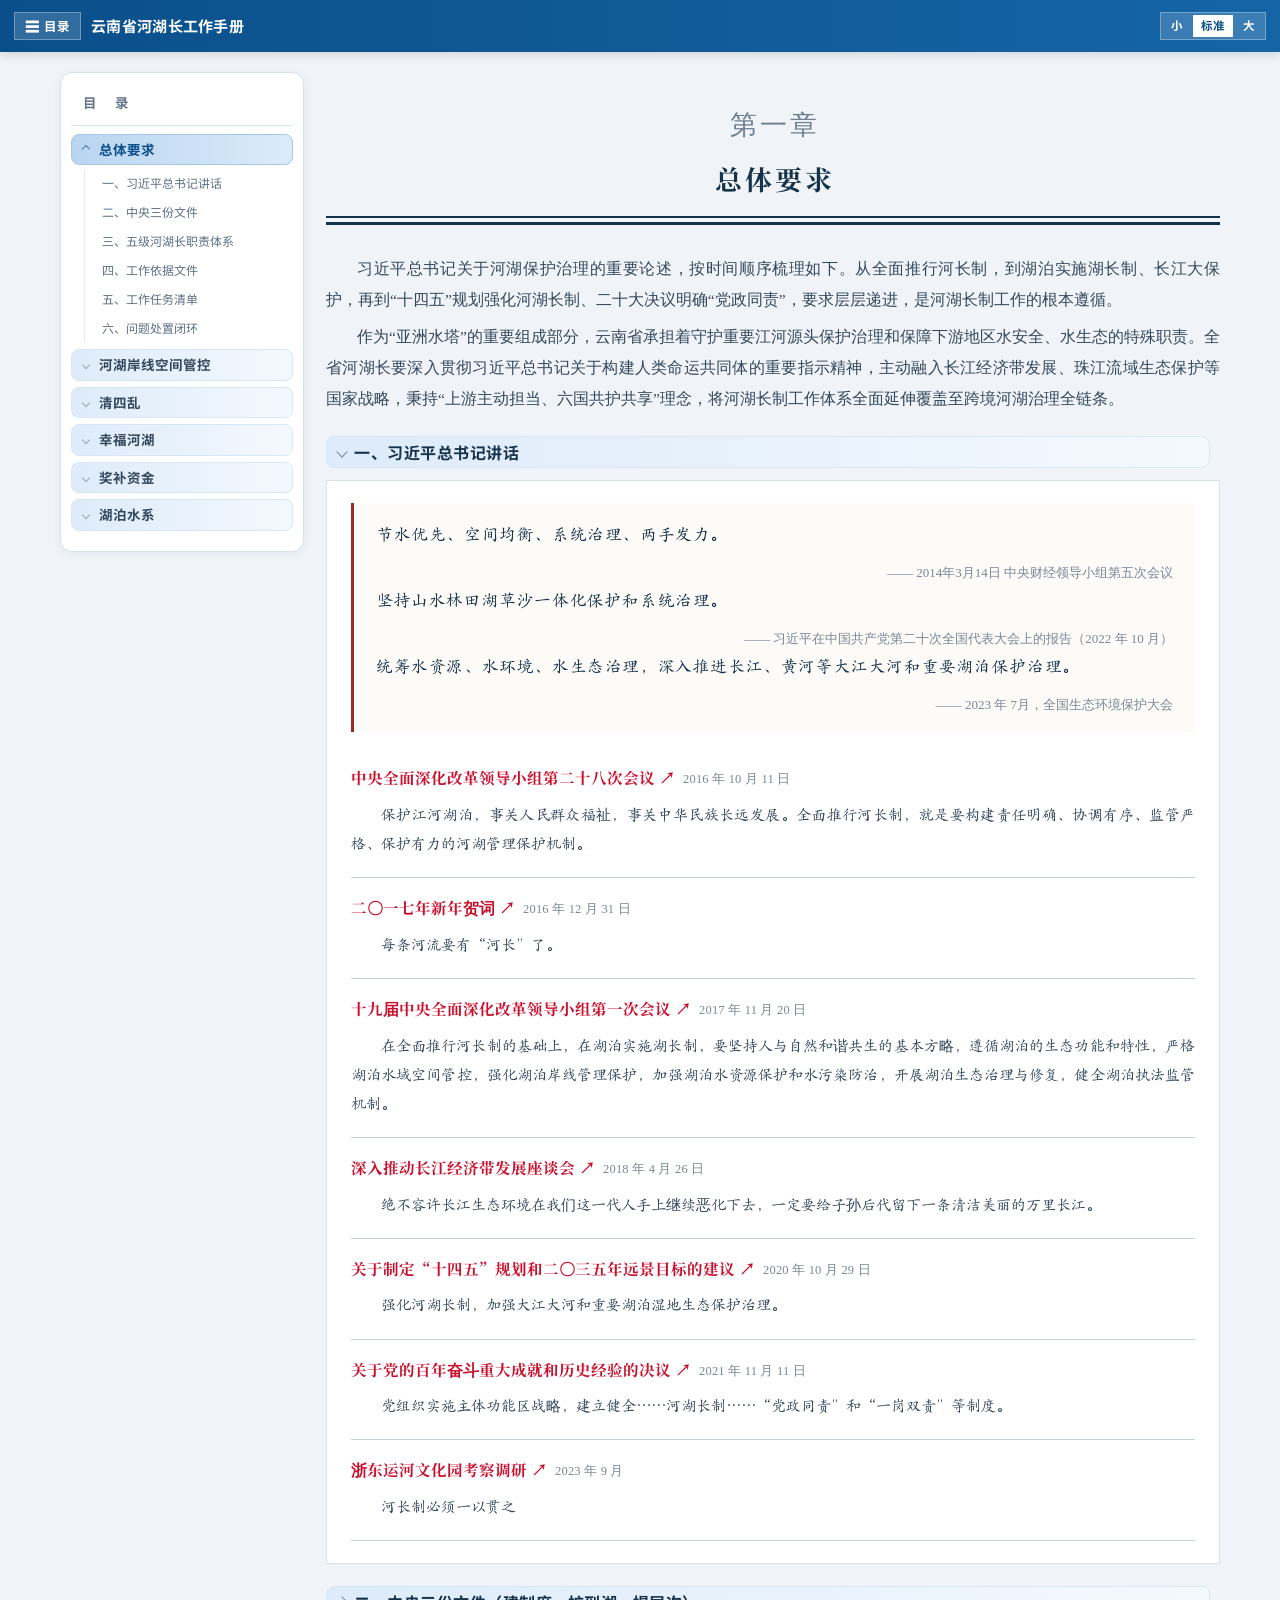
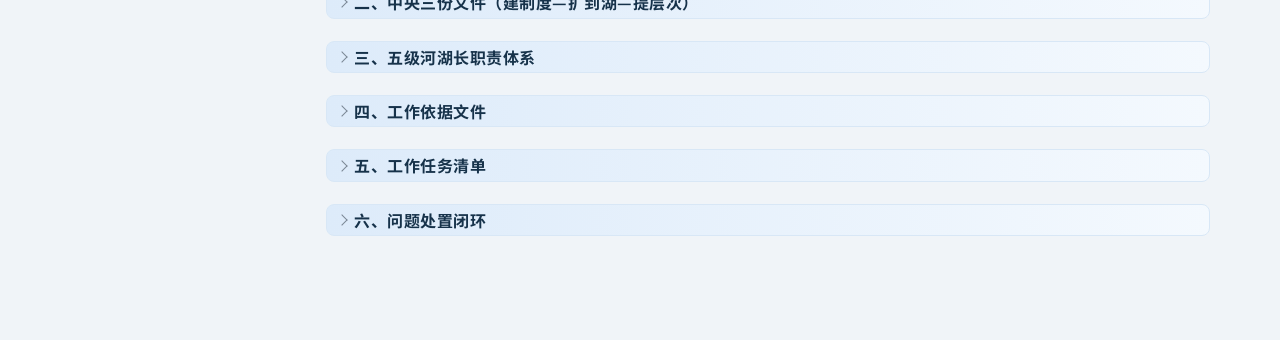
<file: shouce.html>
<!DOCTYPE html>
<html lang="zh-CN">

<head>
  <meta charset="UTF-8">
  <meta name="viewport"
    content="width=device-width, initial-scale=1, maximum-scale=1, user-scalable=no, viewport-fit=cover">
  <meta name="theme-color" content="#0C447C">
  <meta name="format-detection" content="telephone=no">
  <meta name="description" content="云南省河湖长制工作手册：政策依据、工作要求、全省河湖长信息、岸线空间管控、清四乱、幸福河湖、高原湖泊与六大水系。">
  <title>云南省河湖长工作手册</title>
  <link rel="stylesheet" href="./css/fonts.css">
  <link rel="stylesheet" href="./css/index.css">
  <link rel="stylesheet" href="./assets/vendor/leaflet/leaflet.css">
  <script src="./js/theme-init.js"></script>

</head>

<body>

  <header class="topbar">
    <button class="tb-toc" id="tocBtn" type="button" aria-controls="toc" aria-expanded="true">
      <span class="ico">☰</span><span class="lbl">目录</span>
    </button>
    <a class="tt" href="./index.html" title="返回封面">云南省河湖长工作手册</a>
    <div class="actions">
      <div class="fontset" role="group" aria-label="正文字号">
        <button type="button" data-fs="s" title="小号字" aria-pressed="false">小</button>
        <button type="button" data-fs="m" title="标准字" aria-pressed="true">标准</button>
        <button type="button" data-fs="l" title="大号字" aria-pressed="false">大</button>
      </div>
    </div>
  </header>

  <header class="hero" hidden>
    <div class="wrap">
      <span class="badge">内部工作资料 · 巡河巡湖随手查</span>
      <h1>云南省河湖长工作手册<small>政策依据 · 工作清单 · 河湖信息速查</small></h1>
      <p>政策依据 · 工作要求 · 全省河湖长信息 · 岸线管控 · 清四乱 · 幸福河湖 · 奖补资金 · 高原湖泊 · 六大水系</p>
      <div class="meta"><span>共 8 章</span><span>数据截止 2025-12-31</span><span>图件为示意，不作执法依据</span></div>
      <div class="notice">本手册面向州（市）、县（市、区）、乡、村各级河湖长，便于巡河巡湖时查阅工作依据与工作标准。第四章全省河湖长信息为结构示意数据；政策条文、文号、面积与流域数据以正式文件及主管部门公布为准。
      </div>
    </div>
    <svg class="waves" viewBox="0 0 1200 120" preserveAspectRatio="none" aria-hidden="true">
      <path d="M0,60 C200,20 400,95 600,60 C800,25 1000,90 1200,55 L1200,120 L0,120 Z" fill="rgba(255,255,255,.10)" />
      <path d="M0,85 C220,50 420,110 640,80 C860,50 1040,105 1200,80 L1200,120 L0,120 Z" fill="rgba(255,255,255,.13)" />
    </svg>
  </header>

  <div class="layout">
    <aside class="toc" id="toc" aria-label="章节目录">
      <div class="t">目　录</div>
      <div class="toc-grp open">
        <a href="#ch1" data-ch="ch1" class="toc-lv1 active"><span>总体要求</span></a>
        <div class="toc-subs">
          <div class="toc-subs-inner">
            <a href="#ch1-s1" data-ch="ch1" class="toc-sub">一、习近平总书记讲话</a>
            <a href="#ch1-s2" data-ch="ch1" class="toc-sub">二、中央三份文件</a>
            <a href="#ch3-s1" data-ch="ch1" class="toc-sub">三、五级河湖长职责体系</a>
            <a href="#ch3-s2" data-ch="ch1" class="toc-sub">四、工作依据文件</a>
            <a href="#ch3-s4" data-ch="ch1" class="toc-sub">五、工作任务清单</a>
            <a href="#ch3-s5" data-ch="ch1" class="toc-sub">六、问题处置闭环</a>
          </div>
        </div>
      </div>
      <div class="toc-grp">
        <a href="#ch5" data-ch="ch5" class="toc-lv1"><span>河湖岸线空间管控</span></a>
        <div class="toc-subs">
          <div class="toc-subs-inner">
            <a href="#ch5-s1" data-ch="ch5" class="toc-sub">一、巡查要点</a>
            <a href="#ch5-s2" data-ch="ch5" class="toc-sub">二、河湖管理范围边界划定</a>
            <a href="#ch5-s3" data-ch="ch5" class="toc-sub">三、岸线分区分类管控</a>
            <a href="#ch5-s5" data-ch="ch5" class="toc-sub">四、涉河项目审批</a>
            <a href="#ch5-s7" data-ch="ch5" class="toc-sub">五、不稳定耕地退出</a>
          </div>
        </div>
      </div>
      <div class="toc-grp">
        <a href="#ch6" data-ch="ch6" class="toc-lv1"><span>清四乱</span></a>
        <div class="toc-subs">
          <div class="toc-subs-inner">
            <a href="#ch6-s1" data-ch="ch6" class="toc-sub">一、为什么清·三个定位</a>
            <a href="#ch6-s2" data-ch="ch6" class="toc-sub">二、清什么·四类问题</a>
            <a href="#ch6-s3" data-ch="ch6" class="toc-sub">三、怎么清</a>
            <a href="#ch6-rule" data-ch="ch6" class="toc-sub">四、认定主线</a>
            <a href="#ch6-s5" data-ch="ch6" class="toc-sub">五、涉水违建处置</a>
          </div>
        </div>
      </div>
      <div class="toc-grp">
        <a href="#ch7" data-ch="ch7" class="toc-lv1"><span>幸福河湖</span></a>
        <div class="toc-subs">
          <div class="toc-subs-inner">
            <a href="#ch7-s1" data-ch="ch7" class="toc-sub">一、建设任务</a>
            <a href="#ch7-s2" data-ch="ch7" class="toc-sub">二、评价维度（申报自评参考）</a>
            <a href="#ch7-s3" data-ch="ch7" class="toc-sub">三、申报流程</a>
            <a href="#ch7-s4" data-ch="ch7" class="toc-sub">四、政策文件依据</a>
          </div>
        </div>
      </div>
      <div class="toc-grp">
        <a href="#ch8" data-ch="ch8" class="toc-lv1"><span>奖补资金</span></a>
        <div class="toc-subs">
          <div class="toc-subs-inner">
            <a href="#ch8-s1" data-ch="ch8" class="toc-sub">一、支持范围与申报条件</a>
            <a href="#ch8-s2" data-ch="ch8" class="toc-sub">二、工作机制与责任分工</a>
            <a href="#ch8-s3" data-ch="ch8" class="toc-sub">三、审核流程与时间节点</a>
            <a href="#ch8-s4" data-ch="ch8" class="toc-sub">四、项目审核要点</a>
            <a href="#ch8-s5" data-ch="ch8" class="toc-sub">五、工作要求</a>
            <a href="#ch8-s6" data-ch="ch8" class="toc-sub">六、资金使用红线与绩效管理</a>
          </div>
        </div>
      </div>
      <div class="toc-grp">
        <a href="#ch9" data-ch="ch9" class="toc-lv1"><span>湖泊水系</span></a>
        <div class="toc-subs">
          <div class="toc-subs-inner">
            <div class="toc-sub-g">湖泊</div>
            <a href="#p1-2" data-ch="ch9" class="toc-sub">一、总体概况</a>
            <a href="#p1-3" data-ch="ch9" class="toc-sub">二、重点湖泊水质现状汇总表</a>
            <a href="#p1-4" data-ch="ch9" class="toc-sub">三、重点湖泊分述</a>
            <div class="toc-sub-g">水系</div>
            <a href="#ch10-s1" data-ch="ch9" class="toc-sub">一、六大水系基本情况</a>
            <a href="#ch10-s2" data-ch="ch9" class="toc-sub">二、工作要点</a>
            <a href="#ch10-s3" data-ch="ch9" class="toc-sub">三、六大水系分述</a>
            <a href="#ch10-s4" data-ch="ch9" class="toc-sub">四、三条重点河流</a>
          </div>
        </div>
      </div>
    </aside>
    <div class="toc-mask" id="tocMask" aria-hidden="true"></div>

    <main class="content">

      <section id="ch1" class="chapter gv on">
        <div class="ch-head">
          <h2>总体要求</h2>
        </div>
        <p>习近平总书记关于河湖保护治理的重要论述，按时间顺序梳理如下。从全面推行河长制，到湖泊实施湖长制、长江大保护，再到“十四五”规划强化河湖长制、二十大决议明确“党政同责”，要求层层递进，是河湖长制工作的根本遵循。</p>

        <p class="lead">
          作为“亚洲水塔”的重要组成部分，云南省承担着守护重要江河源头保护治理和保障下游地区水安全、水生态的特殊职责。全省河湖长要深入贯彻习近平总书记关于构建人类命运共同体的重要指示精神，主动融入长江经济带发展、珠江流域生态保护等国家战略，秉持“上游主动担当、六国共护共享”理念，将河湖长制工作体系全面延伸覆盖至跨境河湖治理全链条。
        </p>

        <h4 id="ch1-s1" class="sec">一、习近平总书记讲话</h4>

        <div class="card">
          <div class="quote">
            <div class="qs">节水优先、空间均衡、系统治理、两手发力。</div>
            <div class="src">——&nbsp;2014年3月14日 中央财经领导小组第五次会议</div>
            <div class="qs">坚持山水林田湖草沙一体化保护和系统治理。</div>
            <div class="src">——&nbsp;习近平在中国共产党第二十次全国代表大会上的报告（2022 年 10 月）</div>
            <div class="qs">统筹水资源、水环境、水生态治理，深入推进长江、黄河等大江大河和重要湖泊保护治理。</div>
            <div class="src">——&nbsp;2023 年 7月，全国生态环境保护大会</div>

          </div>


          <div class="doc doc-flat">
            <div class="db">
              <h5><a class="btys" href="https://www.gov.cn/xinwen/2016-10/11/content_5117573.htm" target="_blank"
                  rel="noopener">中央全面深化改革领导小组第二十八次会议 ↗</a><span class="dt-ink">2016 年 10 月 11 日</span></h5>
              <p class="talk-q">保护江河湖泊，事关人民群众福祉，事关中华民族长远发展。全面推行河长制，就是要构建责任明确、协调有序、监管严格、保护有力的河湖管理保护机制。</p>
            </div>
          </div>
          <div class="doc doc-flat">
            <div class="db">
              <h5><a class="btys" href="https://www.gov.cn/xinwen/2016-12/31/content_5155320.htm" target="_blank"
                  rel="noopener">二〇一七年新年贺词 ↗</a><span class="dt-ink">2016 年 12 月 31 日</span></h5>
              <p class="talk-q">每条河流要有“河长”了。</p>
            </div>
          </div>
          <div class="doc doc-flat">
            <div class="db">
              <h5><a class="btys" href="http://www.gov.cn/xinwen/2017-11/20/content_5241134.htm" target="_blank"
                  rel="noopener">十九届中央全面深化改革领导小组第一次会议 ↗</a><span class="dt-ink">2017 年 11 月 20 日</span></h5>
              <p class="talk-q">
                在全面推行河长制的基础上，在湖泊实施湖长制，要坚持人与自然和谐共生的基本方略，遵循湖泊的生态功能和特性，严格湖泊水域空间管控，强化湖泊岸线管理保护，加强湖泊水资源保护和水污染防治，开展湖泊生态治理与修复，健全湖泊执法监管机制。
              </p>
            </div>
          </div>
          <div class="doc doc-flat">
            <div class="db">
              <h5><a class="btys" href="https://www.gov.cn/xinwen/2018-04/28/content_5286551.htm" target="_blank"
                  rel="noopener">深入推动长江经济带发展座谈会 ↗</a><span class="dt-ink">2018 年 4 月 26 日</span></h5>
              <p class="talk-q">绝不容许长江生态环境在我们这一代人手上继续恶化下去，一定要给子孙后代留下一条清洁美丽的万里长江。</p>
            </div>
          </div>
          <div class="doc doc-flat">
            <div class="db">
              <h5><a class="btys" href="https://www.qstheory.cn/yaowen/2020-11/03/c_1126693429.htm" target="_blank"
                  rel="noopener">关于制定“十四五”规划和二〇三五年远景目标的建议 ↗</a><span class="dt-ink">2020 年 10 月 29 日</span></h5>
              <p class="talk-q">强化河湖长制，加强大江大河和重要湖泊湿地生态保护治理。</p>
            </div>
          </div>
          <div class="doc doc-flat">
            <div class="db">
              <h5><a class="btys" href="https://www.gov.cn/zhengce/2021-11/16/content_5651269.htm#8" target="_blank"
                  rel="noopener">关于党的百年奋斗重大成就和历史经验的决议 ↗</a><span class="dt-ink">2021 年 11 月 11 日</span></h5>
              <p class="talk-q">党组织实施主体功能区战略，建立健全……河湖长制……“党政同责”和“一岗双责”等制度。</p>
            </div>
          </div>






          <div class="doc doc-flat">
            <div class="db">
              <h5><a class="btys" href="http://hhs.mwr.gov.cn/gzjb/202407/t20240717_1757719.html#1" target="_blank"
                  rel="noopener">浙东运河文化园考察调研 ↗</a><span class="dt-ink">2023 年 9 月</span></h5>
              <p class="talk-q">河长制必须一以贯之</p>
            </div>
          </div>
        </div>
        <div class="card" hidden>
          <h3>为什么对河湖长尤其重要</h3>
          <ul class="ul">
            <li>河湖问题“表现在水里、根子在岸上”，单打一治不好，必须把流域作为一个生命共同体整体谋划。</li>
            <li>河湖长制的制度价值，正在于由党政领导牵头，把分散在各部门的治理责任“统”起来。</li>
          </ul>
        </div>

        <h4 id="ch1-s2" class="sec">二、中央三份文件（建制度—扩到湖—提层次）</h4>
        <p>河长制、湖长制由中央顶层设计确立，是生态文明制度体系的重要组成部分。三份文件构成“建制度—扩到湖—提层次”的完整链条，是各级河湖长工作的上位依据。</p>
        <div class="card">
          <div class="doc doc-date-inline">
            <div class="db">
              <h5><a href="https://www.gov.cn/zhengce/2016-12/11/content_5146628.htm" target="_blank"
                  class="btys">中共中央办公厅
                  国务院办公厅《关于全面推行河长制的意见》&#8599;</a><span class="dt-ink">2016年12月11日</span></h5>
              <div class="meta">河长制的纲领性文件，确立全国统一的制度框架</div>
              <ul>
                <li><b>组织体系：</b>全面建立省、市、县、乡四级河长体系；各省（区、市）可结合实际延伸至村，云南由此形成<b>省、州市、区县、乡镇、村（社区）五级</b>体系。</li>
                <li><b>六项任务：</b>水资源保护、河湖水域岸线管理保护、水污染防治、水环境治理、水生态修复、执法监管。</li>
                <li><b>工作制度：</b>河长会议制度、信息共享制度、工作督察制度、考核问责与激励机制、验收制度。</li>
                <li><b>责任要求：</b>河长是相应河湖管理保护的第一责任人，实行生态环境损害责任终身追究制。</li>
              </ul>
            </div>
          </div>
          <hr>
          <div class="doc doc-date-inline">
            <div class="db">
              <h5><a target="_blank" class="btys"
                  href="https://www.gov.cn/zhengce/2018-01/04/content_5253253.htm">中共中央办公厅
                  国务院办公厅《关于在湖泊实施湖长制的指导意见》&#8599;</a><span class="dt-ink">2018年01月04日</span></h5>
              <div class="meta">把河长制延伸到湖泊，针对湖泊封闭性、脆弱性提出更高要求</div>
              <ul>
                <li><b>全面建立湖长制：</b>所有湖泊都要有湖长，与河长制无缝衔接、一并推进。</li>
                <li><b>分级分区管理：</b>按湖泊等级和重要性分级设立湖长，明确湖区、岸线、入湖河流的分区责任。</li>
                <li><b>一湖一策：</b>逐湖编制保护治理方案，突出水域空间管控、岸线管理、污染源整治、生态修复。</li>
                <li><b>云南对应：</b>九大高原湖泊由省级领导担任湖长，湖区周边实行最严格管控。</li>
              </ul>

            </div>
          </div>
          <div class="doc doc-date-inline">
            <div class="db">
              <h5><a target="_blank" class="btys" href="https://www.gov.cn/zhengce/202506/content_7029509.htm">中共中央办公厅
                  国务院办公厅《关于全面推进江河保护治理的意见》&#8599;</a><span class="dt-ink">2025年06月17日</span></h5>
              <div class="meta">面向现代化的江河保护治理总体部署</div>
              <ul>
                <li><b>总体目标：</b>到 2035 年，江河保护治理体系和治理能力现代化基本实现，江河安澜、水资源节约集约利用、河湖生态健康、水文化传承发展的格局基本形成。</li>
                <li><b>重点任务：</b>完善流域防洪减灾体系、强化水资源刚性约束、加强河湖生态保护修复、严格河湖水域岸线空间管控、保护传承弘扬水文化。</li>
                <li><b>机制要求：</b>强化流域统一治理管理，健全河湖长制，压实各级各部门责任。</li>
                <li><b>工作指向：</b>把河湖长制从“体系建成”推向“效能提升”，重点看问题发现率和整改销号率。</li>
              </ul>

            </div>
          </div>
        </div>
        <div class="pin" style="margin-top:0" hidden>
          <b>提示：</b>上述文件是工作的“上位依据”。撰写一河一策、督办函、述职报告时，引用文件应写明发文机关、文件名称，涉及具体文号、发布日期以正式印发文本核对后使用。
        </div>



        <h4 id="ch3-s1" class="sec">三、五级河湖长职责体系</h4>
        <p class="lead">根据《河长湖长履职规范（试行）》，行政区域总河长是本行政区域河湖管理保护的第一责任人；分级分段设立的河（湖）长，是相应河湖管理保护的直接责任人。
        </p>
        <div class="card">
          <div class="tscroll">
            <div class="tlist">
              <div class="titem">
                <div class="tk">省级</div>
                <div class="tb">
                  <h5>省总河长、副总河长、省级各河（湖）长</h5>
                  <ul>
                    <li><b>责任主体：</b>省委、省人民政府</li>
                    <li>
                      <b>核心职责：</b>省级河长湖长审定并组织实施相应河湖“一河（湖）一策”方案，组织开展相应河湖突出问题专项整治，协调解决相应河湖管理和保护中的重大问题；明晰相应河湖上下游、左右岸管理和保护目标任务，推动建立流域统筹、区域协同、部门联动的河湖联防联控机制；组织对省级相关部门（单位）和下一级河长湖长履职情况进行督导，对目标任务完成情况进行考核。
                    </li>
                  </ul>
                </div>
              </div>
              <div class="titem">
                <div class="tk">州市级</div>
                <div class="tb">
                  <h5>州（市）总河长、州（市）级河（湖）长</h5>
                  <ul>
                    <li><b>责任主体：</b>州（市）党委、人民政府</li>
                    <li>
                      <b>核心职责：</b>定期或不定期巡查河湖，审定并组织实施相应河湖“一河（湖）一策”方案或细化实施方案，组织开展相应河湖突出问题专项治理和专项整治行动；协调和督促相关部门（单位）制定、实施相应河湖管理保护和治理规划；督促下一级河长湖长及本级相关部门（单位）处理和解决河湖出现的问题；组织对本级相关部门（单位）和下一级河长湖长履职情况进行督导；完成上级河长湖长及本级总河长交办的任务。
                    </li>
                  </ul>
                </div>
              </div>
              <div class="titem">
                <div class="tk">县级</div>
                <div class="tb">
                  <h5>县（市、区）总河长、县级河（湖）长</h5>
                  <ul>
                    <li><b>责任主体：</b>县（市、区）党委、人民政府</li>
                    <li><b>核心职责：</b>开展河湖巡查，对巡查发现的问题组织整改，落实具体治理任务，协调执法与项目落地，督办乡镇级问题整改；完成上级河长湖长及本级总河长交办的任务。</li>
                  </ul>
                </div>
              </div>
              <div class="titem">
                <div class="tk">乡镇级</div>
                <div class="tb">
                  <h5>乡镇（街道）党（工）委书记、乡镇长（街道主任）</h5>
                  <ul>
                    <li><b>责任主体：</b>乡镇人民政府、街道办事处</li>
                    <li>
                      <b>核心职责：</b>开展河湖经常性巡查，对巡查发现的问题组织整改，不能解决的问题及时向相关上级河长湖长或河长制办公室、有关部门（单位）报告；组织开展河湖日常清漂、保洁等，配合上级河长湖长、有关部门（单位）开展河湖问题清理整治或执法行动；完成上级河长湖长交办的任务。
                    </li>
                  </ul>
                </div>
              </div>
              <div class="titem">
                <div class="tk">村级</div>
                <div class="tb">
                  <h5>村党总支书记、村委会主任</h5>
                  <ul>
                    <li><b>责任主体：</b>村民委员会、社区居民委员会</li>
                    <li>
                      <b>核心职责：</b>组织订立河湖保护村规民约，开展河湖日常巡查，对发现的涉河湖违法违规行为进行劝阻、制止，不能解决的问题及时向相关上级河长湖长或河长制办公室、有关部门（单位）报告；完成上级河长湖长交办的任务。
                    </li>
                  </ul>
                </div>
              </div>
            </div>
          </div>
        </div>

        <h4 id="ch3-s2" class="sec">四、工作依据文件</h4>
        <p>
          直接依据分两个层面：水利部三份文件统一规范工作内容、工作方式与责任追究，是“干什么、怎么干、干不好怎么办”的国家标准；云南省四份文件是本省全面推行河长制、湖长制的总施工图与配套制度。以下按发文层级排列，点击标题可查看原文。
        </p>
        <div class="card doc-tight">
          <div class="grp-h">水利部文件<span class="cnt">3 份</span></div>
          <div class="doc doc-date-inline">
            <div class="db">
              <h5><a class="btys" target="_blank" rel="noopener"
                  href="https://www.gov.cn/gongbao/content/2019/content_5363080.htm">《关于推动河长制从“有名”到“有实”的实施意见》&#8599;</a><span
                  class="dt-ink">水河湖〔2018〕243号</span></h5>
              <div class="meta">解决“牌子挂了、人没动”的问题：责任体系、一河一策、督查暗访、考核问责四项必须做实。</div>
            </div>
          </div>
          <div class="doc doc-date-inline">
            <div class="db">
              <h5><a class="btys" target="_blank" rel="noopener"
                  href="https://www.gov.cn/zhengce/zhengceku/2020-01/01/content_5465754.htm">《关于进一步强化河长湖长履职尽责的指导意见》&#8599;</a><span
                  class="dt-ink">办河湖〔2019〕267号</span></h5>
              <div class="meta">解决“工作不到位、责任压不实”的问题：配强河长办、提醒约谈通报、结果与考核评优挂钩。</div>
            </div>
          </div>
          <div class="doc doc-date-inline">
            <div class="db">
              <h5><a class="btys" target="_blank" rel="noopener"
                  href="http://www.mwr.gov.cn/zwgk/gknr/202510/t20251001_2080069.html">《河长湖长工作规范（试行）》&#8599;</a><span
                  class="dt-ink">水河湖函〔2021〕72号</span></h5>
              <div class="meta">明确各级河长湖长“做什么、怎么做”：工作内容、工作方式、工作记录三方面统一规范。</div>
            </div>
          </div>
          <div class="grp-h">云南省文件<span class="cnt">4 份</span></div>
          <div class="doc doc-date-inline">
            <div class="db">
              <h5><a class="btys" target="_blank" rel="noopener"
                  href="./pdf/河湖长工作具体要求/1、云南省河长制领导小组关于印发云南省全面推行河长制行动计划的通知（云河长组发〔2017〕1号  ）.pdf">《云南省全面推行河长制行动计划》&#8599;</a><span
                  class="dt-ink">云河长组发〔2017〕1号</span></h5>
              <div class="meta">云南全面推行河长制的总施工图：全省五级河长体系、任务分工与时间表一次定清。</div>
            </div>
          </div>
          <div class="doc doc-date-inline">
            <div class="db">
              <h5><a class="btys" target="_blank" rel="noopener"
                  href="./pdf/河湖长工作具体要求/2、云南省河（湖）长制领导小组关于印发云南省全面贯彻落实湖长制的实施方案的通知（云河长组发〔2018〕2号）.pdf">《云南省全面贯彻落实湖长制的实施方案》&#8599;</a><span
                  class="dt-ink">云河长组发〔2018〕2号</span></h5>
              <div class="meta">把湖长制真正落到湖泊：九大高原湖泊由省级领导担任湖长，湖区周边实行最严格管控。</div>
            </div>
          </div>
          <div class="doc doc-date-inline">
            <div class="db">
              <h5><a class="btys" target="_blank" rel="noopener"
                  href="./pdf/河湖长工作具体要求/5、云南省河长制领导小组关于印发云南省全面推行河（湖）长制省级会议制度等 4 项制度的通知（云河长组发〔2020〕2 号）.pdf">《云南省全面推行河（湖）长制省级会议制度等
                  4 项制度》&#8599;</a><span class="dt-ink">云河长组发〔2020〕2号</span></h5>
              <div class="meta">省级会议、督查、考核、信息共享 4 项制度，是省级河长制办公室日常运转的制度底座。</div>
            </div>
          </div>
          <div class="doc doc-date-inline">
            <div class="db">
              <h5><a class="btys" target="_blank" rel="noopener"
                  href="./pdf/河湖长工作具体要求/6、云南省河长制办公室关于印发云南省全面推行河（湖）长制省级河（湖）长巡查办法等4个办法的通知（云河长办发〔2020〕24 号）.pdf">《云南省全面推行河（湖）长制省级河（湖）长巡查办法等
                  4 个办法》&#8599;</a><span class="dt-ink">云河长办发〔2020〕24号</span></h5>
              <div class="meta">省级河（湖）长巡什么、多久巡一次、发现问题怎么交办留痕，逐项写明。</div>
            </div>
          </div>
        </div>

        <h4 id="ch3-s4" class="sec">五、工作任务清单</h4>
        <div class="card">
          <div class="tscroll">
            <div class="tlist">
              <div class="titem">
                <div class="tk">省级</div>
                <div class="tb">
                  <h5>统筹部署、督办跨州市重大问题、审定一河一策</h5>
                  <ul>
                    <li><b>巡查频次（参考）：</b>原则上，总河长每年不少于 1 次，省级河长湖长每年不少于 2 次</li>
                    <li><b>留痕方式：</b>会议纪要、督办函</li>
                  </ul>
                </div>
              </div>
              <div class="titem">
                <div class="tk">州市级</div>
                <div class="tb">
                  <h5>组织跨县联防联治、协调解决突出问题、考核县级河长</h5>
                  <div class="meta">留痕方式：巡查记录、交办单</div>
                </div>
              </div>
              <div class="titem">
                <div class="tk">区县级</div>
                <div class="tb">
                  <h5>落实治理任务、协调执法与项目落地、督办乡镇整改</h5>
                  <div class="meta">留痕方式：巡查 APP、问题台账</div>
                </div>
              </div>
              <div class="titem">
                <div class="tk">乡镇级</div>
                <div class="tb">
                  <h5>组织日常巡查、处置发现问题、上报重大事项</h5>
                  <div class="meta">留痕方式：巡查台账、照片</div>
                </div>
              </div>
              <div class="titem">
                <div class="tk">村级</div>
                <div class="tb">
                  <h5>巡河护河、宣传引导、第一时间上报</h5>
                  <div class="meta">留痕方式：巡查记录本</div>
                </div>
              </div>
            </div>
          </div>
        </div>

        <h4 id="ch3-s5" class="sec">六、问题处置闭环</h4>
        <div class="card">

          <div class="tscroll">
            <div class="tlist flowlist">
              <div class="titem">
                <div class="tk">发现</div>
                <div class="tb">
                  <h5>巡查、暗访、群众举报、卫星遥感与视频监控比对</h5>
                  <!-- <div class="meta">常见问题：只走“精品路线”，看不见问题</div> -->
                </div>
              </div>
              <div class="farrow" aria-hidden="true"><i></i></div>
              <div class="titem">
                <div class="tk">交办</div>
                <div class="tb">
                  <h5>明确责任单位、整改措施、完成时限，书面交办</h5>
                  <!-- <div class="meta">常见问题：口头交办、责任不清、时限模糊</div> -->
                </div>
              </div>
              <div class="farrow" aria-hidden="true"><i></i></div>
              <div class="titem">
                <div class="tk">整改</div>
                <div class="tb">
                  <h5>属地为主、部门配合，重大问题的提级办理</h5>
                  <!-- <div class="meta">常见问题：以“已安排”代替“已整改”</div> -->
                </div>
              </div>
              <div class="farrow" aria-hidden="true"><i></i></div>
              <div class="titem">
                <div class="tk">验收销号</div>
                <div class="tb">
                  <h5>现场核实、影像对比、签字确认</h5>
                  <!-- <div class="meta">常见问题：纸上销号、反弹后重新入账</div> -->
                </div>
              </div>
              <div class="farrow" aria-hidden="true"><i></i></div>
              <div class="titem">
                <div class="tk">回头看</div>
                <div class="tb">
                  <h5>销号问题抽查复核，防止反弹</h5>
                  <!-- <div class="meta">常见问题：一销了之、缺乏长效管护</div> -->
                </div>
              </div>
            </div>
          </div>
        </div>
        <h4 id="ch3-s6" class="sec" hidden>八、全省各级河湖长信息 <b><i style="color: red;">是否需要删除？或者只针对河长办（县、州\市、省）</i></b> </h4>
        <div id="ch4" class="tabmod" hidden>
          <nav class="tabs subtabs">
            <div class="wrap">
              <button class="on" data-tab="overview">总览</button>
              <button data-tab="pref">分州市一览</button>
              <button data-tab="roster" hidden>河湖长名册检索</button>
            </div>
          </nav>
          <section id="tab-overview" class="on">
            <h2>组织体系总览</h2>
            <p class="sub">纵向五级 × 横向 16 州市，两向合计均等于 38,000 人</p>

            <div class="grid3">
              <div class="metric">
                <div class="num">16</div>
                <div class="lab">州市</div>
                <div class="note">8 个地级市 + 8 个自治州</div>
              </div>
              <div class="metric">
                <div class="num">5</div>
                <div class="lab">级责任体系</div>
                <div class="note">省 → 州市 → 区县 → 乡镇 → 村（社区）</div>
              </div>
              <div class="metric">
                <div class="num">38,000</div>
                <div class="lab">名河湖长</div>
                <div class="note">全省合计（示意值）</div>
              </div>
            </div>

            <div class="card" hidden>
              <h3>五级河湖长分布（由高到低）</h3>
              <div class="pyr" id="pyramid"></div>
            </div>

            <div class="tip" hidden><b>一句话读图：</b>乡镇与村社区两级合计约 33,920 人，占全省 89% —— 河湖长制的责任重心在基层末梢。</div>

            <div class="card">
              <h3>五级职责速览</h3>
              <div class="tscroll">
                <div class="tlist">
                  <div class="titem">
                    <div class="tk">省级</div>
                    <div class="tb">
                      <h5>省总河长、副总河长、省级河（湖）长</h5>
                      <ul>
                        <li><b>所在单位：</b>省委、省人民政府</li>
                        <li><b>主要职责：</b>统筹全省河湖长制工作，督办重大问题</li>
                      </ul>
                    </div>
                  </div>
                  <div class="titem">
                    <div class="tk">州市级</div>
                    <div class="tb">
                      <h5>州（市）总河长、州（市）级河（湖）长</h5>
                      <ul>
                        <li><b>所在单位：</b>州（市）党委、人民政府</li>
                        <li><b>主要职责：</b>组织跨县河流联防联治，考核下级河长</li>
                      </ul>
                    </div>
                  </div>
                  <div class="titem">
                    <div class="tk">区县级</div>
                    <div class="tb">
                      <h5>县（市、区）总河长、县级河（湖）长</h5>
                      <ul>
                        <li><b>所在单位：</b>县（市、区）党委、人民政府</li>
                        <li><b>主要职责：</b>落实治理任务，协调执法与项目落地</li>
                      </ul>
                    </div>
                  </div>
                  <div class="titem">
                    <div class="tk">乡镇级</div>
                    <div class="tb">
                      <h5>乡镇（街道）党（工）委书记、乡镇长</h5>
                      <ul>
                        <li><b>所在单位：</b>乡镇人民政府、街道办事处</li>
                        <li><b>主要职责：</b>组织日常巡查，处置发现问题</li>
                      </ul>
                    </div>
                  </div>
                  <div class="titem">
                    <div class="tk">村级</div>
                    <div class="tb">
                      <h5>村党总支书记、村委会主任</h5>
                      <ul>
                        <li><b>所在单位：</b>村民委员会、社区居民委员会</li>
                        <li><b>主要职责：</b>巡河护河、宣传引导、第一时间上报</li>
                      </ul>
                    </div>
                  </div>
                </div>
              </div>
            </div>

            <div class="expo-card" hidden>
              <div class="expo-band">
                <span class="expo-kicker">云展馆 · 2016—2026</span>
                <h3>云南河湖长制十周年成果云展</h3>
                <p>五级河湖长体系全覆盖、九大高原湖泊治理成效、六大水系保护、十年大事记与云上影像展，进入即可一站浏览。</p>
              </div>
              <div class="expo-body">
                <div class="expo-tags">
                  <span>十年数字墙</span><span>治水模式</span><span>六大水系</span><span>重点湖泊亮点</span><span>制度法治</span><span>十年大事记</span><span>五级河长数据</span>
                </div>
                <a class="expo-go" href="云南河湖长制十周年成果云展.html" target="_blank" rel="noopener">进入云展 →</a>
              </div>
            </div>
          </section>
          <section id="tab-pref">
            <h2>分州市河湖长分布</h2>
            <p class="sub">点击上方示意图中的州市区块（或蓝圈），可直达该州市的河长名册明细；下方表格可展开“省级”行查看省级河长名单，点击州市行同样直达名册。</p>
            <div class="card">
              <h3 style="text-align:center">各州市河长数量示意图</h3>
              <div class="mapflex">
                <div class="mapbox" id="mapBox">
                  <div class="mapTip" id="mapTip"></div>
                </div>
                <div class="maplegend" id="mapLegend"></div>
              </div>
              <p class="mapnote">示意图：行政区划界线经简化处理，不作为划界依据；人数为结构示意值。</p>
            </div>
            <div class="tblwrap" hidden>
              <table id="prefTable">
                <thead>
                  <tr>
                    <th>州市</th>
                    <th class="r">河湖长（人）</th>
                    <th class="r">占全省</th>
                    <th class="r">示例入库（条）</th>
                    <th class="barcell">分布</th>
                  </tr>
                </thead>
                <tbody></tbody>
              </table>
            </div>
          </section>
        </div>

      </section>

      <section id="ch5" class="chapter gv">
        <div class="ch-head">
          <h2>河湖岸线空间管控</h2>
          <p class="lead">
            河湖是水资源的重要载体是生态系统的重要组成部分，事关防洪、供水、生态安全。空间完整、功能完好、生态环境优美的河湖水域岸线是最普惠的民生福祉和公共资源。全面推行河湖长制以来,云南省落实责任、强化管理，河湖面貌明显改善。但人为束窄、侵占河湖空间过度开发河湖资源、与水争地等问题仍然存在，全省河湖长还需要进一步严格管控河湖水域岸线，强化涉河建设项目和活动管理，清理整治破坏水域岸线的违法违规问题，构建人水和谐的河湖水域岸线空间管理保护格局，不断提升人民群众的获得感、幸福感、安全感。
          </p>
          <div class="quote">
            <div class="qs">以空间规划统领水资源利用、水污染防治、岸线使用、航运发展等方面空间利用任务，促进经济社会发展格局、城镇空间布局、产业结构调整与资源环境承载能力相适应。</div>
            <div class="src"><a class="btys" target="_blank"
                href="https://www.gov.cn/gongbao/content/2018/content_5306809.htm?f_link_type=f_linkinlinenote&amp;flow_extra=eyJpbmxpbmVfZGlzcGxheV9wb3NpdGlvbiI6MCwiZG9jX3Bvc2l0aW9uIjowLCJkb2NfaWQiOiI4ZjRmY2ZiNTQxNGY5MTJiLTVlNWZlMWE3ZjIxMzJhZDMifQ%3D%3D">——&nbsp;2018年4月26日，习近平总书记在深入推动长江经济带发展座谈会上的讲话。</a>
            </div>
          </div>
        </div>

        <h4 id="ch5-s1" class="sec">一、巡查要点</h4>
        <div class="card">
          <p class="p">省级侧重统筹、督查；县、乡镇、村侧重现场实地核查取证；乡镇河长无执法权，以巡查、劝阻、拍照取证、上报为主，不得自行作出行政处罚。</p>
          <div class="tscroll">
            <div class="tlist">
              <div class="titem">
                <div class="tk">看界桩<br>公示牌</div>
                <div class="tb">
                  <h5>管理范围界桩、河湖长公示牌是否完好，有无被移动、遮挡、损毁</h5>
                  <ul>
                    <li><b>乡镇河长处置流程（记录→上报→跟踪）：</b>发现损毁移位做好记录，上报县级水行政主管部门</li>
                    <li><b>对应法律法规、管理文件表述：</b>1.河湖管理范围划定成果要依法公告，并设置界桩；<br>2.河长名单、责任河段、联系方式向社会公布，公示牌规范设置、动态更新。</li>
                    <li>
                      <b>法律法规、管理文件出处：</b>1.《水利部关于加强河湖水域岸线空间管控的指导意见》（水河湖〔2022〕216号）<br>2.《关于推动河长制从“有名”到“有实”的实施意见》（水河湖〔2018〕243号）
                    </li>
                  </ul>
                </div>
              </div>
              <div class="titem">
                <div class="tk">看新增建设</div>
                <div class="tb">
                  <div class="txt">岸线范围内有无新增房屋、堆场、围堤、便道，是否能出示涉河建设许可相关材料</div>
                  <ul>
                    <li><b>乡镇河长处置流程（记录→上报→跟踪）：</b>现场拍照定位；无许可的做好证据留存，上报县级水行政主管部门</li>
                    <li>
                      <b>对应法律法规、管理文件表述：</b>1.河道管理范围内建设项目必须经水行政主管部门审查同意后方可开工，严禁未批先建、越权审批、批建不符；<br>2.对2019年1月1日后新增的河湖“四乱”问题零容忍，坚决依法清理整治。
                    </li>
                    <li>
                      <b>法律法规、管理文件出处：</b>1.《水利部办公厅关于进一步加强河湖管理范围内建设项目管理的通知》（办河湖〔2020〕177号）<br>2.《水利部关于加强河湖水域岸线空间管控的指导意见》水河湖〔2022〕216号
                    </li>
                  </ul>
                </div>
              </div>
              <div class="titem">
                <div class="tk">看滩地</div>
                <div class="tb">
                  <div class="txt">滩地有无被围垦耕种、人为抬高滩地、设置阻水障碍物；是否种植高秆阻水作物</div>
                  <ul>
                    <li><b>乡镇河长处置流程（记录→上报→跟踪）：</b>对正在发生的行为现场予以劝阻，重大隐患上报县级水行政主管部门</li>
                    <li><b>对应法律法规、管理文件表述：</b>1.禁止围垦湖泊、违法围垦河道；<br>2.禁止种植妨碍行洪的高秆作物；<br>3.不得束窄河道、抬高滩地、设置阻水障碍物影响行洪安全。</li>
                    <li>
                      <b>法律法规、管理文件出处：</b>1.《中华人民共和国河道管理条例》<br>2.《关于推动河长制从“有名”到“有实”的实施意见》水河湖〔2018〕243号<br>3.《水利部关于加强河湖水域岸线空间管控的指导意见》水河湖〔2022〕216号
                    </li>
                  </ul>
                </div>
              </div>
              <div class="titem">
                <div class="tk">看管道</div>
                <div class="tb">
                  <h5>取水口、排污口设置是否规范；有无不明暗管、私设涵洞偷排</h5>
                  <ul>
                    <li><b>乡镇河长处置流程（记录→上报→跟踪）：</b>发现疑似排污，固定证据，上报县级生态环境、水行政主管部门核查</li>
                    <li><b>对应法律法规、管理文件表述：</b>在河道管理范围内设置排污口、取水口，应当经水行政主管部门审查同意；入河排污口需规范整治，严禁私设暗管、偷排偷放。</li>
                    <li><b>法律法规、管理文件出处：</b>《中华人民共和国河道管理条例》</li>
                  </ul>
                </div>
              </div>
              <div class="titem">
                <div class="tk">看光伏风电</div>
                <div class="tb">
                  <div class="txt">河道、湖泊、水库水域内是否违规布设光伏、风电设施；库汊周边项目是否完成论证审批</div>
                  <ul>
                    <li><b>乡镇河长处置流程（记录→上报→跟踪）：</b>水域内发现光伏风电项目立即上报县级水行政主管部门</li>
                    <li>
                      <b>对应法律法规、管理文件表述：</b>光伏电站、风力发电等项目不得在河道、湖泊、水库内建设；在湖泊周边、水库库汊建设的，不得布设在具有防洪、供水功能和水生态、水环境保护需求的区域，不得妨碍行洪通畅。
                    </li>
                    <li><b>法律法规、管理文件出处：</b>《水利部关于加强河湖水域岸线空间管控的指导意见》（水河湖〔2022〕216号）</li>
                  </ul>
                </div>
              </div>
            </div>
          </div>
        </div>
        <div class="refbox">
          <b>依据文件</b>
          <ul>
            <li><a href="http://www.mwr.gov.cn/zw/zcfg/xzfghfgxwj/202603/t20260318_2104974.html" target="_blank"
                rel="noopener">《中华人民共和国河道管理条例》</a></li>
            <li><a href="https://www.gov.cn/zhengce/1992-04/03/content_5712335.htm" target="_blank"
                rel="noopener">《河道管理范围内建设项目管理的有关规定》（2017 年修正）</a></li>
            <li><a href="https://www.gov.cn/gongbao/content/2019/content_5363080.htm" target="_blank"
                rel="noopener">《关于推动河长制从“有名”到“有实”的实施意见》（水河湖〔2018〕243号）</a></li>
            <li><a
                href="http://www.scio.gov.cn/xwfb/gwyxwbgsxwfbh/wqfbh_2284/2021n_2711/2021n12y22r/wjxgzc_4374/202208/t20220808_315648.html"
                target="_blank" rel="noopener">《水利部办公厅关于进一步加强河湖管理范围内建设项目管理的通知》（办河湖〔2020〕177号）</a></li>
            <li><a href="https://www.gov.cn/gongbao/content/2022/content_5701574.htm" target="_blank"
                rel="noopener">《水利部关于加强河湖水域岸线空间管控的指导意见》（水河湖〔2022〕216号）</a></li>
          </ul>
        </div>


        <h4 id="ch5-s2" class="sec">二、河湖管理范围边界划定</h4>
        <div class="card">
          <p class="p">河湖管理范围划定是河湖管理保护的重要基础性工作。要完善第一次全国水利普查名录内河湖划界成果，在“全国水利一张图”上图，同步推进名录以外其他河湖的划定工作。</p>
          <ul class="ul">
            <li><b>纠治三类问题：</b>不依法依规、降低划定标准人为缩窄河道管理范围，故意避让村镇、农田、基础设施以及建筑物、构筑物。</li>
            <li><b>成果公开：</b>督促有关地方及时整改，并依法公告。</li>
            <li><b>多规衔接：</b>做好河湖划界与“三区三线”划定等工作的对接，推进与相关部门成果共享。</li>
          </ul>
        </div>

        <h4 id="ch5-s3" class="sec">三、岸线分区分类管控</h4>
        <div class="card">
          <p class="p">按照保护优先原则，加快河湖岸线保护与利用规划编制审批，合理划分四类岸线，严格管控开发利用强度和方式，并将岸线保护与利用规划融入“多规合一”国土空间规划体系。</p>
          <div class="pzgrid">
            <div class="pzcard">
              <h3 class="pz-name">岸线保护区</h3>
              <p class="pz-core">原则上禁止开发性建设</p>
              <p class="pz-desc">生态敏感、需严格保护的区域</p>
            </div>
            <div class="pzcard">
              <h3 class="pz-name">岸线保留区</h3>
              <p class="pz-core">控制新增建设项目</p>
              <p class="pz-desc">暂不具备开发条件或需为长远预留的区域</p>
            </div>
            <div class="pzcard">
              <h3 class="pz-name">岸线控制利用区</h3>
              <p class="pz-core">严格控制强度、方式与布局</p>
              <p class="pz-desc">有一定开发需求的区域</p>
            </div>
            <div class="pzcard">
              <h3 class="pz-name">岸线开发利用区</h3>
              <p class="pz-core">可相对集中开发建设</p>
              <p class="pz-desc">资源环境承载能力允许的区域</p>
            </div>
          </div>
          <div class="hint">省级水行政主管部门组织提出需编制岸线规划的河湖名录、明确编制主体，并征求有关流域管理机构意见。</div>
        </div>

        <h4 id="ch5-s5" class="sec">四、涉河项目审批</h4>
        <div class="card">
          <h3>哪些项目要审</h3>
          <p class="p">
            河道管理范围包括河道（含河滩地）、湖泊、水库、人工水道、行洪区、蓄洪区、滞洪区。在上述范围内新建、扩建、改建的建设项目均需审查，包括：开发水利（水电）、防治水害、整治河道的各类工程，以及跨河、穿河、穿堤、临河的桥梁、码头、道路、渡口、管道、缆线、取水口、排污口等建筑物，厂房、仓库、工业和民用建筑及其他公共设施。
          </p>


          <p class="p">
            对跨河、穿河、穿堤、临河的桥梁、码头、道路、渡口、管道、缆线、取水、排水等涉河建设项目，严把<b>受理、审查、许可</b>三关，不得超审查权限，不得随意扩大项目类别，严禁未批先建、越权审批、批建不符。</p>
          <h3>哪些活动也要办许可</h3>
          <p class="p">
            河湖管理范围内的岸线整治修复、生态廊道建设、滩地生态治理、公共体育设施、渔业养殖设施、航运设施、航道整治工程、造（修、拆）船项目、文体活动等，依法按<b>洪水影响评价类审批</b>或<b>河道管理范围内特定活动审批</b>办理许可手续。
          </p>
          <ul class="ul">
            <li>严禁以风雨廊桥等名义在河湖管理范围内开发建设房屋。</li>
            <li>城市建设和发展不得占用河道滩地。</li>
          </ul>
          <h3>三条禁止底线</h3>
          <ul class="ul">
            <li>禁止在河湖管理范围内建设<b>妨碍行洪</b>的建筑物、构筑物，禁止倾倒、弃置渣土。</li>
            <li>禁止<b>围垦湖泊</b>，禁止违法围垦河道。</li>
            <li>严禁<b>超项目类别</b>审批许可；不得以涉河建设项目名义许可尾矿库、永久渣场；不得以桥梁、道路、码头等为名，对开发建设房屋建筑、风雨廊桥、景观工程、别墅等进行许可。</li>
          </ul>


        </div>

        <h4 id="ch5-s7" class="sec">五、不稳定耕地退出</h4>
        <div class="card">
          <p class="p">对河湖管理范围内的耕地，结合“三区三线”划定，在不妨碍行洪、蓄洪和输水等功能的前提下，商自然资源部门依法依规分类处理。</p>
          <h3>应当有序退出的不稳定耕地</h3>
          <ul class="ul">
            <li>位于<b>主河槽内</b>的耕地；</li>
            <li><b>洪水上滩频繁</b>区域（南方可按 5 年一遇洪水位以下，北方可按 3 年一遇洪水位以下）；</li>
            <li><b>水库征地线以下</b>的耕地；</li>
            <li>长江平垸行洪<b>“双退”圩垸内</b>的耕地。</li>
          </ul>
          <h3 style="margin-top:14px">确需保留的耕地及园地，四条硬约束</h3>
          <ul class="ul">
            <li>不得新建、改建、扩建<b>生产围堤</b>；</li>
            <li>不得种植<b>妨碍行洪的高秆作物</b>；</li>
            <li>禁止建设<b>妨碍行洪</b>的建筑物、构筑物；</li>
            <li>严禁以各种名义<b>围湖造地、非法围垦河道</b>。</li>
          </ul>
        </div>

      </section>

      <section id="ch6" class="chapter gv">
        <div class="ch-head">
          <h2>清四乱</h2>
          <p class="lead">
            河湖库“清四乱”，清的是<b>乱占、乱采、乱堆、乱建</b>，守的是行洪空间与水域岸线。本节按“为什么清—四类问题全景—认定主线”三层展开：先明确工作定位，再逐类给出各地物对象的认定标准与整改要求，最后归纳三条判断主线，便于现场比对遥感图斑时快速定性。
          </p>
          <div class="quote">
            <div class="qs">水安全是涉及国家长治久安的大事。</div>
            <div class="src">————&nbsp;习近平总书记</div>
          </div>
          <div class="pin"><b>中央要求：</b>2026 年 6 月 30 日中央政治局会议进一步强调，<b>要确保大江大河大湖防洪安全，全面加强河湖行洪空间管控</b>。</div>

        </div>

        <h4 id="ch6-s1" class="sec">一、为什么清·三个定位</h4>
        <div class="card">
          <h3>三个定位</h3>
          <ul class="ul">
            <li><b>基础性任务</b>——落实党中央、国务院河湖管护部署、守住水安全底线的<b>基础性任务</b>。</li>
            <li><b>关键举措</b>——保障<b>行洪畅通</b>的关键举措。</li>
            <li><b>重要抓手</b>——云南省将河湖库“清四乱”作为推行<b>河湖长制</b>的重要抓手，纳入河湖长制<b>常态化工作</b>，纵深推进常态化规范化，确保全省江河行洪畅通。</li>
          </ul>
        </div>

        <h4 id="ch6-s2" class="sec">二、清什么·四类问题</h4>

        <div class="qgrid">
          <div class="qcard">
            <h3 class="qc-title">乱占</h3>
            <p class="qc-core">围、占、种、建</p>
            <p class="qc-theme">侵占水域岸线</p>
            <p class="qc-items">围河（湖）造地、围占养殖、围网养殖、坑塘养殖、文体旅游设施、耕地、片林、其它占用</p>
          </div>
          <div class="qcard">
            <h3 class="qc-title">乱采</h3>
            <p class="qc-core">无证、超许可</p>
            <p class="qc-theme">挖砂取土采矿</p>
            <p class="qc-items">采砂场、取土场、其他开采</p>
          </div>
          <div class="qcard">
            <h3 class="qc-title">乱堆</h3>
            <p class="qc-core">倾倒、堆放</p>
            <p class="qc-theme">阻碍行洪</p>
            <p class="qc-items">弃渣（土）场、垃圾堆放、固体堆放、其他堆放</p>
          </div>
          <div class="qcard">
            <h3 class="qc-title">乱建</h3>
            <p class="qc-core">未批先建、批建不符</p>
            <p class="qc-items">临河房屋、码头、造（修）船厂、光伏（风电）项目、大棚、桥梁、拦河闸坝（橡胶坝）、其他建（构）筑物</p>
          </div>
        </div>

        <h4 id="ch6-s3" class="sec">三、怎么清</h4>
        <div class="card">
          <h3 id="ch6-c1" class="foldable">乱占（8 项）</h3>
          <p class="core">核心：围、占、种、建——挤占水域岸线与行洪空间。</p>

          <div class="doc doc-flat">
            <div class="db">
              <h5><span class="no">1.</span>围河（湖）造地</h5>
              <ul>
                <li><b>认定：</b>任何形式围垦湖泊的行为均属于乱占问题；围垦河道前未开展科学论证、未经水行政主管部门同意、未报人民政府批准的，均属于乱占问题。</li>
                <li>
                  <b>整改：</b>依法依规整改。湖泊按国家规定防洪标准有计划退地还湖、退田还湖，将违法建设的土堤、矮围等清除至滩地原状高程，拆除地面建筑物、构筑物，取缔相关非法活动；河道限期拆除违法占用河道及滩地建设的围堤、护岸、阻水道路、拦河坝等，铲平抬高的滩地，恢复原状。
                </li>
              </ul>
            </div>
          </div>

          <div class="doc doc-flat">
            <div class="db">
              <h5><span class="no">2.</span>围占养殖</h5>
              <ul>
                <li>
                  <b>认定：</b>添堵原有河道沟叉、贮水湖塘洼淀需人民政府批准，未经批准的属于乱占问题；河道管理范围内禁止修建围堤、阻水渠道、阻水道路，禁止修建围堤，通过修建围堤围占湖泊水域进行养殖、围占河道水域养殖行为均属于乱占问题。
                </li>
                <li><b>整改：</b>依法依规拆除妨碍行洪的建（构）筑物。</li>
              </ul>
            </div>
          </div>

          <div class="doc doc-flat">
            <div class="db">
              <h5><span class="no">3.</span>围网养殖</h5>
              <ul>
                <li><b>认定：</b>使用拦河渔网等违法渔具捕捞；位于行洪主干道、妨碍河道行洪的围网及网箱养殖；不具备水行政主管部门有效许可的围网及网箱养殖，或未按许可要求开展活动；不符合水域岸线规划的养殖。</li>
                <li><b>整改：</b>依法依规拆除行洪通道内建设的养殖设施。</li>
              </ul>
            </div>
          </div>

          <div class="doc doc-flat">
            <div class="db">
              <h5><span class="no">4.</span>坑塘养殖</h5>
              <ul>
                <li><b>认定：</b>未经河道主管机关批准或会同其他机关批准，或不按许可要求，在河道管理范围内爆破、钻探挖筑鱼塘的行为。</li>
                <li><b>整改：</b>可依法依规补办手续或出具审查意见。</li>
              </ul>
            </div>
          </div>

          <div class="doc doc-flat">
            <div class="db">
              <h5><span class="no">5.</span>文体旅游设施<button class="case-btn" type="button" data-case="caseMask3"
                  aria-haspopup="dialog">典型案例</button></h5>
              <ul>
                <li><b>认定：</b>未经人民政府批准围堵原有河道沟叉、贮水湖塘洼淀景观；通过抬高或者建设围堤围占湖泊水域滩地；未经水行政主管部门许可，或不按许可在河道管理范围内建设文体、旅游等相关附属建筑物、构筑物。
                </li>
                <li><b>整改：</b>依法依规完善许可手续或依法依规拆除。</li>
              </ul>
            </div>
          </div>

          <div class="doc doc-flat">
            <div class="db">
              <h5><span class="no">6.</span>耕地</h5>
              <ul>
                <li><b>认定：</b>河道管理范围内通过修建围堤、阻水渠道、阻水道路围垦河道用作耕地用途的属于乱占问题；种植妨碍行洪的高秆农作物、芦苇、杞柳、荻柴等。</li>
                <li><b>整改：</b>位于主河槽内、洪水频繁上滩的（5
                  年一遇洪水位以下的）、水库征地线以下的不稳定耕地，有序退出；其他河道管理范围内的耕地，在不妨碍行洪、蓄洪和输水的基础上，商自然资源部门依法依规处理；确有必要保留下来的耕地及园地，不得新建、改建、扩建生产围堤，不得种植妨碍行洪的高秆作物，禁止建设妨碍行洪的建筑物、构筑物。严禁以各种名义围湖造地、非法围垦河道。
                </li>
              </ul>
            </div>
          </div>

          <div class="doc doc-flat">
            <div class="db">
              <h5><span class="no">7.</span>片林</h5>
              <ul>
                <li><b>认定：</b>河道管理条例施行后种植的片林。</li>
                <li><b>整改：</b>依法依规清除。</li>
              </ul>
            </div>
          </div>

          <div class="doc doc-flat">
            <div class="db">
              <h5><span class="no">8.</span>其它占用<button class="case-btn" type="button" data-case="caseMask4"
                  aria-haspopup="dialog">典型案例</button></h5>
              <ul>
                <li><b>认定：</b>束窄河道、影响行洪安全和水生态、水环境的，以及未经许可的各类占用行为。</li>
                <li><b>整改：</b>科学评估，影响行洪或水工安全、水生态、水环境的限期按整治标准整治；不影响或可采取补救措施的，在“确有需要、无法避让、确认安全”原则下妥善处理。</li>
              </ul>
            </div>
          </div>
        </div>

        <div class="card">
          <h3 id="ch6-c2" class="foldable">乱采（3 项）</h3>
          <p class="core">核心：无证或超许可——采砂、取土、开采矿物。</p>

          <div class="doc doc-flat">
            <div class="db">
              <h5><span class="no">1.</span>采砂场<button class="case-btn" type="button" data-case="caseMask5"
                  aria-haspopup="dialog">典型案例</button></h5>
              <ul>
                <li><b>认定：</b>未办理河道采砂许可证的河道采砂活动；未按许可要求、超审批许可的采砂、堆放活动，均属于乱采行为。</li>
                <li><b>整改：</b>清理整治，恢复原状。</li>
              </ul>
            </div>
          </div>

          <div class="doc doc-flat">
            <div class="db">
              <h5><span class="no">2.</span>取土场</h5>
              <ul>
                <li><b>认定：</b>未经许可，或不按许可，在河道管理范围内挖掘泥土／石块等。</li>
                <li><b>整改：</b>清理整治，恢复原状。</li>
              </ul>
            </div>
          </div>

          <div class="doc doc-flat">
            <div class="db">
              <h5><span class="no">3.</span>其他开采</h5>
              <ul>
                <li><b>认定：</b>未经许可，或不按许可，在河道管理范围内挖掘其他矿物。</li>
                <li><b>整改：</b>依法依规处罚到位；情节严重、触犯刑律的，坚决移交司法机关追究刑事责任。</li>
              </ul>
            </div>
          </div>
        </div>

        <div class="card">
          <h3 id="ch6-c3" class="foldable">乱堆（4 项）</h3>
          <p class="core">核心：倾倒、堆放——弃渣、垃圾、固体废物阻碍行洪。</p>

          <div class="doc doc-flat">
            <div class="db">
              <h5><span class="no">1.</span>弃渣（土）场<button class="case-btn" type="button" data-case="caseMask6"
                  aria-haspopup="dialog">典型案例</button></h5>
              <ul>
                <li><b>认定：</b>河湖库管理范围内非法设置弃渣土场、尾矿库等。</li>
                <li><b>整改：</b>依法依规清除。</li>
              </ul>
            </div>
          </div>

          <div class="doc doc-flat">
            <div class="db">
              <h5><span class="no">2.</span>垃圾堆放</h5>
              <ul>
                <li><b>认定：</b>河湖库管理范围内乱扔乱堆垃圾。</li>
                <li><b>整改：</b>依法依规清除。</li>
              </ul>
            </div>
          </div>

          <div class="doc doc-flat">
            <div class="db">
              <h5><span class="no">3.</span>固体堆放</h5>
              <ul>
                <li><b>认定：</b>河湖库管理范围内倾倒、填埋、贮存、堆放固体废物；弃置、堆放阻碍行洪的物体。</li>
                <li><b>整改：</b>依法依规清除。</li>
              </ul>
            </div>
          </div>

          <div class="doc doc-flat">
            <div class="db">
              <h5><span class="no">4.</span>其他堆放</h5>
              <ul>
                <li><b>认定：</b>河湖库管理范围内倾倒、堆放其他物体。</li>
                <li><b>整改：</b>依法依规清除。</li>
              </ul>
            </div>
          </div>
        </div>

        <div class="card">
          <h3 id="ch6-c4" class="foldable">乱建（8 项）</h3>
          <p class="core">核心：未批先建、批建不符——超权限许可、超类别许可。</p>

          <div class="doc doc-flat">
            <div class="db">
              <h5><span class="no">1.</span>临河房屋<button class="case-btn" type="button" data-case="caseMask2"
                  aria-haspopup="dialog">典型案例</button></h5>
              <ul>
                <li><b>认定：</b>未经许可，或不按许可，在河湖库管理范围内建设的房屋。</li>
                <li><b>整改：</b>除河道管理条例施行前建设的、河道管理条例施行后建设但属农民唯一住房外，其余临河房屋依法依规拆除。</li>
              </ul>
            </div>
          </div>

          <div class="doc doc-flat">
            <div class="db">
              <h5><span class="no">2.</span>码头</h5>
              <ul>
                <li><b>认定：</b>未经许可，或不按许可，在河道管理范围内建设的码头。</li>
                <li><b>整改：</b>依法依规完善提供有权限的流域管理机构或县级以上地方水行政主管部门出具的许可文件或审查意见，或依法依规拆除。</li>
              </ul>
            </div>
          </div>

          <div class="doc doc-flat">
            <div class="db">
              <h5><span class="no">3.</span>造（修）船厂</h5>
              <ul>
                <li><b>认定：</b>未经许可，或不按许可，在河湖库管理范围内建设的造修船厂。</li>
                <li><b>整改：</b>依法依规完善提供有权限的流域管理机构或县级以上地方水行政主管部门出具的许可文件或审查意见，或依法依规拆除。</li>
              </ul>
            </div>
          </div>

          <div class="doc doc-flat">
            <div class="db">
              <h5><span class="no">4.</span>光伏（风电）项目</h5>
              <ul>
                <li><b>认定：</b>非法在河湖库管理范围内建设光伏电站、风力发电站及附属房屋等建筑物、构筑物。</li>
                <li><b>整改：</b>依法依规拆除。</li>
              </ul>
            </div>
          </div>

          <div class="doc doc-flat">
            <div class="db">
              <h5><span class="no">5.</span>大棚<button class="case-btn" type="button" data-case="caseMask"
                  aria-haspopup="dialog">典型案例</button></h5>
              <ul>
                <li><b>认定：</b>行洪河道主槽及设计标准洪水对应行洪断面内，缩窄河道、增加流速、影响河势、壅高水位等阻碍行洪、蓄洪的大棚；位于防洪高水位以下侵占水库防洪库容的大棚。</li>
                <li><b>整改：</b>依法依规整改。</li>
              </ul>
            </div>
          </div>

          <div class="doc doc-flat">
            <div class="db">
              <h5><span class="no">6.</span>桥梁</h5>
              <ul>
                <li><b>认定：</b>在河湖库管理范围内未批先建、批建不符、超权限许可、超类别许可的桥梁。</li>
                <li><b>整改：</b>依法依规完善提供有权限的流域管理机构或县级以上地方水行政主管部门出具的许可文件或审查意见，或依法依规拆除。</li>
              </ul>
            </div>
          </div>

          <div class="doc doc-flat">
            <div class="db">
              <h5><span class="no">7.</span>拦河闸坝（橡胶坝）</h5>
              <ul>
                <li><b>认定：</b>未经许可，或不按许可，在河湖库管理范围内建设的拦河闸坝。</li>
                <li><b>整改：</b>依法依规完善提供有权限的流域管理机构或县级以上地方水行政主管部门出具的许可文件或审查意见，或依法依规拆除。</li>
              </ul>
            </div>
          </div>

          <div class="doc doc-flat">
            <div class="db">
              <h5><span class="no">8.</span>其他建（构）筑物</h5>
              <ul>
                <li><b>认定：</b>未经许可，或不按许可，在河道管理范围内建设的其他建筑物、构筑物。</li>
                <li><b>整改：</b>依法依规完善提供有权限的流域管理机构或县级以上地方水行政主管部门出具的许可文件或审查意见，或依法依规拆除。</li>
              </ul>
            </div>
          </div>
        </div>
        <h4 id="ch6-rule" class="sec">四、认定主线</h4>
        <div class="card">
          <h3>三条判断主线与四条整改路径</h3>
          <ul class="ul">
            <li><b>① 有没有“许可”</b>——未经许可、不按许可、超范围超类别许可，是绝大多数问题成立的共同前提（乱占、乱采、乱建尤甚）。</li>
            <li><b>② 有没有“批准”</b>——围垦河道、添堵沟叉、围堵景观等情形，须经科学论证、水行政主管部门同意、人民政府批准，缺一即为乱占。</li>
            <li><b>③ 有没有“妨碍行洪”</b>——是否阻碍行洪蓄洪、束窄河道、抬高水位、侵占防洪库容、危害水工安全，决定问题性质与整改力度。</li>
            <li>
              <b>四条整改路径</b>——拆除（临河房屋、光伏风电、片林、围网设施）／限期整治恢复原状（采砂取土、堆放、围垦）／完善许可手续或审查意见（码头、船厂、桥梁、闸坝、坑塘）／分类处置有序退出（不稳定耕地、其它占用）。
            </li>
          </ul>
        </div>

        <h4 id="ch6-s5" class="sec">五、涉水违建处置</h4>
        <div class="card">
          <div class="tscroll">
            <div class="tlist">
              <div class="titem">
                <div class="tk">增量问题</div>
                <div class="tb">
                  <h5>2019 年 1 月 1 日以后（河湖长制 2018 年底全面建立）</h5>
                  <div class="meta">处置要求：<b>“零容忍”</b>，坚决依法依规清理整治。</div>
                </div>
              </div>
              <div class="titem">
                <div class="tk">存量问题</div>
                <div class="tb">
                  <h5>1988 年 6 月《河道管理条例》出台后至 2018 年底</h5>
                  <ul>
                    <li><b>处置要求：</b>依法依规分类处理：妨碍行洪、影响河势稳定、危害水工程安全的，限期拆除并恢复原状；桥梁、码头等审批类项目开展防洪影响评价，区分情况规范整改、消除不利影响。</li>
                  </ul>
                </div>
              </div>
              <div class="titem">
                <div class="tk">历史遗留</div>
                <div class="tb">
                  <h5>1988 年 6 月以前</h5>
                  <ul>
                    <li><b>处置要求：</b>逐项科学评估：影响防洪安全的限期拆除；不影响防洪安全或通过其他措施可消除影响的，在确保安全前提下稳妥处置。</li>
                  </ul>
                </div>
              </div>
            </div>
          </div>
        </div>
      </section>

      <section id="ch7" class="chapter gv">
        <div class="ch-head">
          <h2>幸福河湖申报有关要求</h2>
          <div class="quote">
            <div class="qs">让黄河成为造福人民的幸福河</div>
            <div class="src">——&nbsp;2019年9月18日，习近平总书记在黄河流域生态保护和高质量发展座谈会的讲话。
            </div>
          </div>
          <p class="lead">习近平总书记指出，“要建设造福人民的幸福河”。云南认真贯彻落实习近平总书记“节水优先、空间均衡、系统治理、两手发力”治水思路，以河湖长制为核心载体，全力打造人民共享的幸福河湖。</p>
        </div>

        <h4 id="ch7-s1" class="sec">一、建设任务</h4>
        <p class="lead">国家层面：幸福河湖是河湖保护治理的总体目标，中央层面实行建设项目制+成效评估+优秀案例征集，不开展省-市-县逐级命名授牌。
          国家层面五大建设方面。</p>
        <div class="card">
          <div class="tscroll">
            <div class="tlist">
              <div class="titem flat">
                <div class="tb">
                  <h5><b>提升河湖安全保障水平</b></h5>
                  <div class="txt">坚持人民至上、生命至上，完善流域防洪减灾体系，保障人民群众生命财产安全。</div>
                </div>
              </div>
              <div class="titem flat">
                <div class="tb">
                  <h5><b>维护河湖健康生命</b></h5>
                  <div class="txt">强化水资源刚性约束，保障生态流量，提升水生态系统质量和稳定性。</div>
                </div>
              </div>
              <div class="titem flat">
                <div class="tb">
                  <h5><b>实现河湖清洁美丽</b></h5>
                  <div class="txt">改善水环境，修复水域岸线，打造宜居宜业滨水空间。</div>
                </div>
              </div>
              <div class="titem flat">
                <div class="tb">
                  <h5><b>保护传承弘扬江河文化</b></h5>
                  <div class="txt">保护水利遗产，弘扬治水精神，强化水情教育。</div>
                </div>
              </div>
              <div class="titem flat">
                <div class="tb">
                  <h5><b>推动河湖生态产品价值转化</b></h5>
                  <div class="txt">助力流域区域高质量发展，增进群众获得感幸福感安全感。</div>
                </div>
              </div>
            </div>
          </div>
        </div>

        <h4 id="ch7-s2" class="sec">二、评价维度（申报自评参考）</h4>
        <div class="card">
          <div class="tscroll">
            <div class="tlist">
              <div class="titem">
                <div class="tk">安澜</div>
                <div class="tb">
                  <h5>防洪达标率、排涝达标率，<br>保障河湖防洪安全。</h5>
                </div>
              </div>
              <div class="titem">
                <div class="tk">健康</div>
                <div class="tb">
                  <h5>用水总量强度双控、生态流量保障、鱼类保有、<br>水资源开发利用。</h5>
                </div>
              </div>
              <div class="titem">
                <div class="tk">清洁</div>
                <div class="tb">
                  <h5>水系连通、水质优劣、水面整洁，<br>保障水环境质量。</h5>
                </div>
              </div>
              <div class="titem">
                <div class="tk">绿美</div>
                <div class="tb">
                  <h5>岸线保护、水土保持、居民亲水空间，<br>提升滨水生态品质。</h5>
                </div>
              </div>
              <div class="titem">
                <div class="tk">文化</div>
                <div class="tb">
                  <h5>水文化遗产保护、河湖文化载体繁荣，<br>传承弘扬水文化。</h5>
                </div>
              </div>
              <div class="titem">
                <div class="tk">富民</div>
                <div class="tb">
                  <h5>长效管护落实、居民收入提升、公众满意，<br>实现生态惠民。</h5>
                </div>
              </div>
            </div>

          </div>
          <h3 style="margin-top:16px">准入红线：有下列任一情形的，不得纳入评价范围</h3>
          <ul class="ul">
            <li>未完成幸福河湖建设实施方案全部任务，或中央资金建设任务未通过验收；</li>
            <li>地方配套资金到位率不足90%；</li>
            <li>河湖健康评价结果未达到二类（健康）及以上；</li>
            <li>项目建设周期内存在中央领导批示、国家部委通报的重大河湖问题，中央媒体曝光或群众反映强烈的突出问题，水利部督查发现重大问题；</li>
            <li>发生有人员死亡的洪涝灾害、较大及以上水污染事件；存在Ⅴ类、劣Ⅴ类水质断面；</li>
            <li>河湖长制责任体系不健全，管护机构、人员、经费未全面落实，违法违规问题处置机制失效。</li>
          </ul>
        </div>

        <h4 id="ch7-s3" class="sec">三、申报流程</h4>
        <div class="card">
          <h3>（一）中央财政幸福河湖建设项目工作流程</h3>
          <div class="steps">
            <div class="step">
              <h5>项目储备</h5>
              <p>省级水行政主管部门商财政部门组织储备，竞争性立项筛选，编制实施方案。</p>
            </div>
            <div class="step">
              <h5>评审确定</h5>
              <p>省级择优向水利部、财政部推荐，水利部组织评审商财政部确定项目名单。</p>
            </div>
            <div class="step">
              <h5>组织实施</h5>
              <p>省级审批实施方案，实行项目法人制、招投标制、监理制、合同制，实施周期1.5年。</p>
            </div>
            <div class="step">
              <h5>验收评估</h5>
              <p>中期评估→总体验收→省级自评估→水利部复核评估；85分及以上通过，不通过的纳入河湖长制督查激励扣分。</p>
            </div>
          </div>
        </div>
        <div class="card">
          <h3>（二）云南省幸福河湖评价工作流程</h3>
          <div class="steps">
            <div class="step">
              <h5>县级申报</h5>
              <p>县级组织自评，编制申报材料，向州市级推荐；</p>
            </div>
            <div class="step">
              <h5>州市初审</h5>
              <p>州市级开展初审，择优向省级推荐；</p>
            </div>
            <div class="step">
              <h5>省级评定</h5>
              <p>省级组织资料审查、现场核查、公众满意度测评，综合评定；</p>
            </div>
            <div class="step">
              <h5>公示命名</h5>
              <p>对符合标准的河湖公示无异议后，纳入省级幸福河湖名录并命名；</p>
            </div>
            <div class="step">
              <h5>动态复核</h5>
              <p>定期开展“回头看”复核，不达标者按程序调出名录。</p>
            </div>
          </div>
        </div>
        <h4 id="ch7-s4" class="sec">四、政策文件依据</h4>
        <div class="tscroll">
          <div class="tlist">
            <div class="titem flat">
              <div class="tb">
                <h5>六部委规范性文件</h5>
                <div class="txt">《关于全面推进幸福河湖建设的意见》</div>
              </div>
            </div>
            <div class="titem flat">
              <div class="tb">
                <h5>水利部</h5>
                <div class="txt">《幸福河湖建设项目实施意见（试行）》</div>
              </div>
            </div>
            <div class="titem flat">
              <div class="tb">
                <h5>水利部</h5>
                <div class="txt">《幸福河湖建设项目负面清单指南（试行）》</div>
              </div>
            </div>
            <div class="titem flat">
              <div class="tb">
                <h5>绿美</h5>
                <div class="txt">《幸福河湖建设成效评估工作方案（试行）》</div>
              </div>
            </div>
            <div class="titem flat">
              <div class="tb">
                <h5>水利部</h5>
                <div class="txt">《幸福河湖建设实施方案编制指南》</div>
              </div>
            </div>
            <div class="titem flat">
              <div class="tb">
                <h5>国家标准</h5>
                <div class="txt">《幸福河湖评价导则第1部分：流域面积3000km²以下（含）河流》</div>
              </div>
            </div>
            <div class="titem flat">
              <div class="tb">
                <h5>省级</h5>
                <div class="txt">云南省争当生态文明建设排头兵全域推进幸福河湖建设实施方案（2025-2030年）</div>
              </div>
            </div>
            <div class="titem flat">
              <div class="tb">
                <h5>省级</h5>
                <div class="txt">《云南省幸福河湖评价指南（试行）》</div>
              </div>
            </div>
          </div>
        </div>
      </section>



      <section id="ch8" class="chapter gv">
        <div class="ch-head">
          <h2>湖泊省级奖补资金项目申报和审核有关要求</h2>
          <p class="lead">
            按照2026年8月23日省人民政府主要领导批示要求，自2027年起重点高原湖泊省级财政奖补资金纳入省水利厅部门预算管理，由省水利厅（省河长办）统筹规划编制、项目谋划和资金安排。本章节内容以《云南省重点高原湖泊省级财政奖补资金项目审核工作机制》为核心依据，涉及《资金管理办法》《负面清单》的条款，待正式印发后从其规定。
          </p>
        </div>

        <h4 id="ch8-s1" class="sec">一、支持范围与申报条件</h4>
        <div class="tip"><b>支持范围：</b>滇池、洱海、抚仙湖、程海、泸沽湖、杞麓湖、异龙湖、星云湖、阳宗海、拉市海、纳帕海、普者黑 12 个湖泊的保护治理关键领域。</div>
        <div class="grid2">
          <div class="card">
            <h3>支持方向（示例）</h3>
            <ul class="ul">
              <li>水利类：入湖河道防洪治理、水资源配置、水土保持、幸福河湖建设等</li>
              <li>生态环境类：水污染防治、入湖排污口整治、蓝藻防控、湖泊内源治理、农村生活污水治理等</li>
              <li>城乡建设类：城市、县城及乡镇生活污水垃圾收集处理设施建设等</li>
              <li>农业农村类：农田面源防治、绿色有机种植基地建设等</li>
              <li>林草类：流域面山生态保护修复、湿地保护与恢复等</li>
              <li>自然资源类：流域历史遗留矿山生态修复等</li>
              <li>科研运维类：湖泊保护治理应用技术研究与示范、已建成治理设施长效运维等</li>
            </ul>
          </div>
          <div class="card">
            <h3>申报条件</h3>
            <ul class="ul">
              <li>已纳入县级及以上“十五五”规划，与“三区三线”“两线三区”衔接</li>
              <li>前期手续完备：立项、用地、环评、初设批复</li>
              <li>实施主体明确，具备建设与运营能力</li>
              <li>资金筹措方案闭合，地方配套资金落实</li>
              <li>绩效目标可量化、可考核</li>
              <li>未重复申报、不属《负面清单》禁止情形</li>
            </ul>
          </div>
        </div>

        <h4 id="ch8-s2" class="sec">二、工作机制与责任分工</h4>
        <div class="card">
          <h3>审核工作机制</h3>
          <p class="p">为规范重点高原湖泊省级财政奖补资金和项目管理，严把项目准入关口，全面提升财政资金使用质效，建立重点高原湖泊省级财政奖补资金项目审核工作机制。</p>
          <ul class="ul">
            <li><b>日常工作：</b>由省水利厅、省财政厅承担，具体由省水利厅河长处、省财政厅资环处负责，后续可根据工作需要邀请其他部门参加。</li>
            <li><b>成员单位：</b>各成员单位应明确牵头处室（部门），统筹做好本部门、本地区资金使用管理以及项目申报、审核等工作。</li>
            <li><b>人员调整：</b>成员因工作变动等原因需要调整的，由所在单位自行调整，不再另行发文；各州（市）可结合工作实际，参照省级建立本地区工作机制。</li>
          </ul>
        </div>

        <div class="card">
          <h3>项目储备与纳入规则</h3>
          <p class="p">各单位应做好项目储备，实现<b>“项目等资金”</b>。运维资金、科研项目等与基础设施项目同步审核、排序，具体补助方式和标准由资金管理办法明确。</p>
          <ul class="ul">
            <li>经省级及以上立项审批、符合奖补方向的项目，<b>直接纳入</b>项目实施清单；</li>
            <li>州（市）、县（市、区）审批的项目，经省级审核通过后，根据开工条件决定是否纳入项目实施清单；</li>
            <li>科研项目应同时报送<b>省科技厅</b>和归口省级行业主管部门审核同意。</li>
          </ul>
        </div>

        <div class="card">
          <h3>省级成员单位责任分工</h3>
          <div class="tscroll">
            <div class="tlist">
              <div class="titem flat">
                <div class="tb">
                  <h5><b>省水利厅</b></h5>
                  <div class="txt">
                    统筹规划编制、项目谋划和资金安排；牵头做好统筹、联审组织工作；审核入湖河道防洪治理、除险加固及老旧水库改造提升、幸福河湖、水系连通、水资源配置、水土保持和河湖长制重点任务等水利类项目；做好水土保持方案、洪水影响评价、取水许可等涉水要素保障。
                  </div>
                </div>
              </div>
              <div class="titem flat">
                <div class="tb">
                  <h5><b>省财政厅</b></h5>
                  <div class="txt">会同省水利厅做好资金统筹、绩效评价等工作；审核项目资金筹措方案合理性；统筹做好省级财政奖补资金安排、拨付及使用全过程监管。</div>
                </div>
              </div>
              <div class="titem flat">
                <div class="tb">
                  <h5><b>省发展改革委</b></h5>
                  <div class="txt">
                    指导地方开展项目前期工作、提级论证等；审核项目是否符合国家及省级投资政策；指导做好项目与中央预算内投资、超长期特别国债等有效衔接；做好省级及以上项目的审查审批以及申报工作。</div>
                </div>
              </div>
              <div class="titem flat">
                <div class="tb">
                  <h5><b>省生态环境厅</b></h5>
                  <div class="txt">审核水污染防治、水环境治理、美丽河湖、入湖排污口排查整治、蓝藻防控、湖泊内源污染治理、农村生活污水治理等生态环保类项目；审核项目生态环境准入、环评合规性等。</div>
                </div>
              </div>
              <div class="titem flat">
                <div class="tb">
                  <h5><b>省自然资源厅</b></h5>
                  <div class="txt">审核流域历史遗留矿山生态修复等项目；审核项目是否符合国土空间规划“三区三线”等管控要求；做好用地要素保障等。</div>
                </div>
              </div>
              <div class="titem flat">
                <div class="tb">
                  <h5><b>省住房城乡建设厅</b></h5>
                  <div class="txt">审核城市、县城和乡镇（镇区）生活污水垃圾收集处理设施建设等城乡环境类项目。</div>
                </div>
              </div>
              <div class="titem flat">
                <div class="tb">
                  <h5><b>省农业农村厅</b></h5>
                  <div class="txt">审核化肥农药减量增效、畜禽养殖污染治理、农田面源污染防治、绿色有机种植基地建设、农业产业结构调整等农业面源污染治理类项目。</div>
                </div>
              </div>
              <div class="titem flat">
                <div class="tb">
                  <h5><b>省林草局</b></h5>
                  <div class="txt">审核流域面山生态保护修复、湿地保护与恢复等林草生态保护修复类项目；做好林地、草地等要素保障。</div>
                </div>
              </div>
              <div class="titem flat">
                <div class="tb">
                  <h5><b>省科技厅</b></h5>
                  <div class="txt">审核高原湖泊保护治理科研类项目。</div>
                </div>
              </div>
            </div>
          </div>
          <div class="hint">各成员单位应明确牵头处室（部门），对归口审核项目的审核结果负监管责任。</div>
        </div>

        <h4 id="ch8-s3" class="sec">三、审核流程与时间节点</h4>
        <div class="card">
          <p class="p">省级奖补资金不再按照现行分档补助方式下达。各单位应参照《审核要点》（附件 2）开展项目审核，优先保障成熟度高、效益好、紧迫性强的项目。每年开展一次集中审核，2027 年度集中审核安排如下。
          </p>
          <div class="steps">
            <div class="step">
              <h5>州（市）初审申报<span class="due">2026-11-30 前</span></h5>
              <p>
                有关州（市）牵头部门按《审核要点》组织初审：工程类项目按基本建设程序审核；非工程类项目编制实施方案，经县级人民政府或行业主管部门批准实施。审查通过的项目按行业归口分类、排序，由州（市）人民政府正式上报对应省级行业主管部门，抄送省水利厅、省财政厅。
              </p>
            </div>
            <div class="step">
              <h5>省级行业审核<span class="due">2026-12-31 前</span></h5>
              <p>省级行业主管部门对上报项目组织专家审核，按“优先支持、暂缓支持、不支持”3 类结果建立项目实施清单，将《省级行业部门审核汇总表》（附件 5）报省水利厅、省财政厅。</p>
            </div>
            <div class="step">
              <h5>省级集中联审<span class="due">2027-01-31 前</span></h5>
              <p>省水利厅牵头汇总整理各行业主管部门报送的项目，组织集中联审，初步确定 2027 年度拟支持项目清单及资金额度。联审专家组由省级成员单位抽调 1 名业务处室负责同志、1 名行业专家组成。</p>
            </div>
            <div class="step">
              <h5>资金计划下达<span class="due">2027-02 底前</span></h5>
              <p>省水利厅、省财政厅按照集中联审情况，结合省委、省政府关于重点高原湖泊保护治理年度工作要求、湖泊保护治理年度目标、绩效评价结果等，综合确定年度下达项目清单报省人民政府同意，待 2027
                年预算审批通过后及时下达投资计划。</p>
            </div>
          </div>
        </div>

        <div class="card">
          <h3>申报材料与台账（电子版）</h3>
          <p class="p">以项目为单位统一创建目录，（2）—（4）项各一个文件夹，随《2027 年度〔湖泊名称〕保护治理项目申报汇总表》（附件 4）一并报送。</p>
          <div class="mats">
            <div class="mat"><b>（1）项目简介</b>提纲见附件 3；科研项目及运维费用结合项目实际情况提供，重点突出必要性和紧迫性。</div>
            <div class="mat"><b>（2）审批文件</b>项目建议书、可行性研究报告、初步设计等各阶段批复文件及报告。</div>
            <div class="mat"><b>（3）专题批复</b>用地、环评、移民、社稳、取水许可、洪评、资金承诺、水保等专题批复。</div>
            <div class="mat"><b>（4）其他支撑文件</b>证明项目必要性、成熟度及资金闭合的其他材料。</div>
          </div>
          <div class="chips">
            <span class="tag lv2">附件 2 · 审核要点</span>
            <span class="tag lv2">附件 3 · 项目简介提纲</span>
            <span class="tag lv2">附件 4 · 申报汇总表</span>
            <span class="tag lv2">附件 5 · 行业审核汇总表</span>
          </div>
        </div>

        <div class="card">
          <h3>各环节关注点与常见退回原因</h3>
          <div class="tscroll">
            <div class="tlist">
              <div class="titem">
                <div class="tk">形式审查</div>
                <div class="tb">
                  <h5>材料齐全性、格式规范、签章完备</h5>
                  <div class="meta">常见退回原因：缺初设批复、绩效表未盖章</div>
                </div>
              </div>
              <div class="titem">
                <div class="tk">专家评审</div>
                <div class="tb">
                  <h5>技术方案可行性、投资合理性、与湖泊保护规划衔接</h5>
                  <div class="meta">常见退回原因：投资估算依据不足、工艺路线不成熟</div>
                </div>
              </div>
              <div class="titem">
                <div class="tk">部门联审</div>
                <div class="tb">
                  <h5>用地、环评、生态红线与自然保护地符合性</h5>
                  <div class="meta">常见退回原因：占用生态保护红线、涉自然保护区未论证</div>
                </div>
              </div>
              <div class="titem">
                <div class="tk">绩效审核</div>
                <div class="tb">
                  <h5>绩效指标与投资匹配、可测量可考核</h5>
                  <div class="meta">常见退回原因：指标定性描述、无基准值与目标值</div>
                </div>
              </div>
            </div>
          </div>
        </div>

        <h4 id="ch8-s4" class="sec">四、项目审核要点</h4>
        <div class="tip"><b>适用范围：</b>经省级及以上行业主管部门立项审批的项目，重点审核是否符合奖补资金支持方向、资金筹措方案等；对州（市）、县（市、区）审批的项目，参照以下要点开展审核并出具审核意见。
        </div>
        <div class="card">
          <div class="acc-group">
            <details class="acc">
              <summary><span class="nm">一、规划政策符合性</span><span class="tag soft">4 条</span></summary>
              <div class="acc-b">
                <ul>
                  <li>是否符合《云南省重点高原湖泊省级财政奖补资金管理办法》（待出台）有关要求，是否存在《云南省重点高原湖泊保护治理省级奖补资金管理负面清单》有关情况。</li>
                  <li>项目应与湖泊水质改善、水生态修复、水环境治理、水资源配置和河湖长制重点任务等治理目标密切相关，坚决剔除“搭车”申报。</li>
                  <li>是否已纳入县级及以上“十五五”规划，是否与国土空间规划、流域综合规划、生态环境保护规划等有效衔接，是否符合“三区三线”、湖泊“两线三区”管控要求。</li>
                  <li>
                    运维类项目重点审核运维主体合规性：优先支持已完成竣工验收并稳定运行、直接发挥治污与生态效益的设施；严禁将与湖泊保护治理无直接关联的市政、旅游设施纳入补助，严禁为《负面清单》禁止的违规项目配套设施申请运维补助，严禁将未完成竣工验收、长期闲置、已报废或丧失治理功能的设施纳入。
                  </li>
                </ul>
              </div>
            </details>
            <details class="acc">
              <summary><span class="nm">二、建设必要性及紧迫性</span><span class="tag soft">3 条</span></summary>
              <div class="acc-b">
                <ul>
                  <li>
                    聚焦湖泊保护治理突出短板，是否针对入湖污染负荷超标、生态系统退化等现实问题，对治理具有直接、可量化、可考核的积极效益，坚决杜绝低效、无效甚至负效项目。科研类项目重点审核是否为应用研究与技术示范类项目，剔除与实际需求脱节的纯基础理论研究、通用技术研发。
                  </li>
                  <li>全生命周期评估投入产出，统筹测算建设成本、后期运营维护成本，评估投入与治理效益是否匹配，杜绝不计成本、脱离实际的项目。</li>
                  <li>
                    对照已实施的各级各类湖泊保护治理项目清单，审核是否存在建设内容重叠、投资方向类似、效益重复计算等问题，避免重复投资、分散投资。科研类项目重点审核是否重复立项；已通过各类渠道足额落实运维经费的运维类项目，不得重复申请省级奖补资金。
                  </li>
                </ul>
              </div>
            </details>
            <details class="acc">
              <summary><span class="nm">三、前期工作合规性</span><span class="tag soft">4 条</span></summary>
              <div class="acc-b">
                <ul>
                  <li>
                    严格履行政府投资项目审批程序，审核是否符合《国务院办公厅关于深化投资审批制度改革的意见》（国办发〔2026〕13号）要求，是否按规定履行项目建议书、可行性研究报告、初步设计等审批环节；对行业明确可简化审批程序的，审核依据是否充分、程序是否合规，严禁以会议纪要、便函等代替。
                  </li>
                  <li>是否依法依规落实政府投资项目提级论证、专家评审有关规定，坚决杜绝“先建后批”“边建边批”等程序倒置问题。</li>
                  <li>审批层级是否符合规定，杜绝越权（越级）审批、拆分项目规避上级审批、降低审批标准等问题。</li>
                  <li>资金筹措方案是否合理，严禁通过违规举债、要求施工单位垫资、变相举借社会资本等方式上马新项目，坚决遏制新增地方政府隐性债务。</li>
                </ul>
              </div>
            </details>
            <details class="acc">
              <summary><span class="nm">四、要素保障可行性</span><span class="tag soft">4 条</span></summary>
              <div class="acc-b">
                <ul>
                  <li>严格落实生态管控要求，审核项目是否涉及生态保护红线、湖泊生态保护核心区等禁建区域，有无重大制约。</li>
                  <li>逐项核查用地预审与规划选址、环境影响评价、水土保持方案、移民安置规划、洪水影响评价、取水许可、社会稳定风险评估等法定审批要件是否齐全有效。</li>
                  <li>拟纳入下一年度支持计划的项目，原则上可研已批复，资金下达后能够及时开工、尽快形成实物工作量，避免“资金等项目”。</li>
                  <li>运维类项目重点审核是否建立可量化考核、与资金拨付直接挂钩的运维绩效考核机制和长效运维机制，避免“有补助就运行、没补助就停运、有过多补助就运行多久”。</li>
                </ul>
              </div>
            </details>
            <details class="acc">
              <summary><span class="nm">五、方案及概算合理性</span><span class="tag soft">3 条</span></summary>
              <div class="acc-b">
                <ul>
                  <li>审核建设内容、建设规模、技术标准是否合理；重大变更、投资增幅超过规定比例的项目是否按规定履行变更报批程序。</li>
                  <li>
                    技术方案是否符合行业规程规范，是否存在技术路线不成熟、运行管理难度大、重大工程安全隐患或生态环境风险。科研类项目重点审核成果转化实效性，优先支持长期扎根湖泊流域、有成熟治理技术落地经验、科研信用良好的单位，杜绝仅靠拼凑资质申报的“空壳”项目；考核指标应务实，明确成果在流域内推广应用的具体路径与责任主体，不得将“发表论文数量、申请专利数量”作为核心考核指标。
                  </li>
                  <li>
                    初步设计概算编制是否严格执行工程定额标准，是否存在高估冒算、虚列投资、套取奖补资金等问题。运维类项目重点审核运维成本测算的科学性，严禁虚报运维成本，落实地方主体责任与资金分担机制，不得将省级奖补资金作为运维经费的唯一来源。
                  </li>
                </ul>
              </div>
            </details>
          </div>
        </div>

        <div class="card">
          <h3>一票否决情形（10 类）</h3>
          <p class="p">项目审核过程中，发现存在以下情形的，一律不得纳入奖补支持范围。</p>
          <div class="veto">
            <div><b>01</b>无县级及以上“十五五”规划依据的。</div>
            <div><b>02</b>包含《负面清单》明确禁止建设内容的。</div>
            <div><b>03</b>不属于《资金管理办法》规定支持范围、与高原湖泊保护治理无直接关联的。</div>
            <div><b>04</b>投资来源不明确、资金不闭环、运维经费未落实的。</div>
            <div><b>05</b>经审核认定为低效、无效、负效项目，存在“重建设轻运营”问题、建成后难以持续发挥治理作用的。</div>
            <div><b>06</b>违规举债、新增地方政府隐性债务的。</div>
            <div><b>07</b>不符合空间管控要求、存在重大制约因素的。</div>
            <div><b>08</b>项目审批程序不合规，存在越权审批、程序倒置、先建后批、审批要件造假等问题的。</div>
            <div><b>09</b>建设内容重复、投资重叠、同一效益多渠道重复申报资金的。</div>
            <div><b>10</b>技术方案存在重大安全隐患、生态风险，可能对湖泊生态系统造成破坏的。</div>
          </div>
        </div>

        <div class="card">
          <h3>项目排序原则</h3>
          <p class="p">优先保障成熟度高、效益好、紧迫性强的项目，按以下顺序排序；其余项目综合考虑必要性、紧迫性、规划与审批层级、前期工作成熟程度等因素。</p>
          <ol class="rank">
            <li>省委、省政府明确安排的项目，以及中央巡视、生态环境保护督察、审计等明确要求整改的项目，经专家审定对湖泊保护治理具有重大必要性和现实紧迫性的，<b>予以优先支持</b>。</li>
            <li>已下达超长期特别国债、中央预算内资金、中央水污染防治专项资金、中央水利发展资金等需要地方配套的项目，<b>优先支持</b>。</li>
            <li>纳入国家级、省级“十五五”规划的重点项目、经省级及以上审批立项的项目，<b>优先支持</b>。</li>
            <li>资金闭合、投资渠道明确、地方配套资金已足额落实、投资主体和后续运维责任主体明确、可充分发挥奖补资金撬动及放大作用的项目，<b>优先支持</b>。</li>
            <li>前期审批要件齐备、资金下达后可立即开工并形成实物工作量的项目，<b>优先支持</b>。</li>
            <li>其余项目综合考虑实施必要性、紧迫性、规划和审批层级、前期工作成熟程度等因素进行排序。</li>
          </ol>
        </div>

        <h4 id="ch8-s5" class="sec">五、工作要求</h4>
        <div class="card">
          <ol class="reqs">
            <li>
              <b>提高政治站位。</b>树牢正确政绩观，落实国家关于深化投资审批制度改革、规范政府投资管理、防范地方政府隐性债务的部署要求，坚持质量优先、实效为本、量力而行，坚决扭转重投入轻产出、重建设轻运营、重短期轻长远的片面观念。
            </li>
            <li><b>强化审核把关。</b>严格落实“论证不通过不决策、程序不到位不审批、效益不达标不支持、风险不排除不拨款”，坚持“资金跟着项目走、项目跟着规划走”，确保省级财政奖补资金精准用于 12
              个湖泊保护治理关键领域。</li>
            <li>
              <b>健全责任链条。</b>压实属地主体责任，各地各部门对项目申报材料真实性以及项目全生命周期管理负主体责任；落实行业监管责任，省级行业主管部门对归口审核项目的审核结果负监管责任；省水利厅、省财政厅负责项目联审、计划编制、资金下达、监督管理等统筹工作。
            </li>
            <li>
              <b>加强督促指导。</b>省级行业主管部门要指导各地精准谋划项目，按照“确有需要、生态安全、可以持续”的原则做深做细项目前期工作，细化审核要点，加强技术培训，帮助基层协调解决项目审批、要素保障、技术方案等堵点难点。
            </li>
            <li>
              <b>严肃工作纪律。</b>严格遵守廉洁纪律和工作纪律，确保审核过程公开、公平、公正；各单位不得违规干预项目审核排序、不得为特定项目“开绿灯”；严格落实项目排序管理，强化计划刚性约束，严禁无计划、超计划安排资金。
            </li>
          </ol>
        </div>

        <h4 id="ch8-s6" class="sec">六、资金使用红线与绩效管理</h4>
        <div class="card">
          <div class="tscroll">
            <div class="tlist">
              <div class="titem">
                <div class="tk">专款专用</div>
                <div class="tb">
                  <h5>按批复内容使用，不得擅自变更建设内容、地点、规模</h5>
                </div>
              </div>
              <div class="titem">
                <div class="tk">负面清单</div>
                <div class="tb">
                  <div class="txt">不得用于人员经费与办公经费、楼堂馆所、偿还债务、形象工程、与湖泊保护无关的支出</div>
                </div>
              </div>
              <div class="titem">
                <div class="tk">禁止行为</div>
                <div class="tb">
                  <h5>不得挤占挪用、虚列支出、重复申报、以拨代支</h5>
                </div>
              </div>
              <div class="titem">
                <div class="tk">绩效管理</div>
                <div class="tb">
                  <h5>事前评估—目标审核—事中监控—事后自评与抽查，结果与下年度分配挂钩</h5>
                </div>
              </div>
              <div class="titem">
                <div class="tk">进度要求</div>
                <div class="tb">
                  <h5>按季度调度；逾期未开工或进度严重滞后的，按规定收回或调整资金</h5>
                </div>
              </div>
            </div>
          </div>

      </section>



      <section id="ch9" class="chapter gv">

        <div class="ch-head">
          <h2>湖泊水系</h2>

        </div>
        <div class="lakebook">
          <section class="part" id="p1">
            <div class="part-h" id="p1-h">
              <h3 class="ph-t">重点高原湖泊</h3>
            </div>
            <div class="quote">
              <div class="qs">一定要把洱海保护好，让‘苍山不墨千秋画，洱海无弦万古琴’的自然美景永驻人间。</div>
              <div class="src"><a target="_blank"
                  href="https://www.news.cn/politics/2022-07/16/c_1128837348.htm">——&nbsp;2015年1月，习近平总书记在云南调研时的讲话。</a>
              </div>

              <div class="qs">滇池是镶嵌在昆明的一颗宝石，要拿出咬定青山不放松的劲头，按照山水林田湖草是一个生命共同体的理念，加强综合治理、系统治理、源头治理，再接再厉，把滇池治理工作做得更好。</div>
              <div class="src"><a target="_blank"
                  href="http://cpc.people.com.cn/n1/2024/0222/c164113-40181387.html?showOutlinkMenu=1&hgWebShareTitle=?_hgOutLink=news/newsDetail&id=238651#1">——&nbsp;2020年1月20日，习近平总书记在云南昆明市滇池星海半岛生态湿地考察时的讲话。</a>
              </div>

              <div class="qs">要加强国土空间用途管制与生态环境分区管控衔接，扎实推进重点领域污染防治和重点湖泊环境治理。</div>
              <div class="src"><a target="_blank"
                  href="https://www.ynrd.gov.cn/html/2025/yaowenzixun_0321/4032483.html?show=2025new#1">——&nbsp;习近平总书记2025年3月19日至20日在云南考察时的讲话。</a>
              </div>
            </div>
            <p class="lead">
              高原湖泊是镶嵌在云岭大地上的“高原明珠”。习近平总书记三次考察云南，均对高原湖泊保护治理作出重要指示。云南始终以河湖长制为核心抓手，推动高原湖泊保护治理从“一湖之治”向“流域之治”“全域联治”转变。</p>
            <p class="lead">本章上篇为九大高原湖泊的概况、水质与分述，下篇为长江、珠江、红河、澜沧江、怒江、伊洛瓦底江六大水系的基本情况、工作要点、分述与三条重点河流。</p>

            <h3 id="p1-2">一、总体概况</h3>



            <div class="fig" id="fig-9lakes">
              <div class="fig-t fig-t-center">云南省重点高原湖泊示意图</div>
              <div class="mapbox map-prov">
                <svg viewBox="0 0 700 660" role="img" aria-labelledby="mpT mpD" xmlns="http://www.w3.org/2000/svg">
                  <title id="mpT">云南省重点高原湖泊示意图</title>
                  <desc id="mpD">示意云南省范围及滇池、洱海、抚仙湖、星云湖、杞麓湖、阳宗海、泸沽湖、程海、异龙湖九个湖泊的相对位置，圆点颜色表示水质类别，圆点大小表示湖面面积。</desc>
                  <defs>
                    <linearGradient id="mpLand" x1=".15" y1="0" x2=".85" y2="1">
                      <stop offset="0" stop-color="#f0f6f2" />
                      <stop offset=".55" stop-color="#e8f0ef" />
                      <stop offset="1" stop-color="#e2ecf1" />
                    </linearGradient>
                  </defs>
                  <rect width="700" height="660" fill="#f6f9fb" />
                  <path
                    d="M428.1 193.7L427.3 189.8L431.0 189.5L428.8 186.3L433.3 185.3L439.9 175.5L443.9 174.5L448.1 163.3L453.3 164.3L454.2 168.6L459.5 170.6L463.3 175.8L466.1 174.7L465.6 173.5L468.1 173.9L467.9 170.8L474.5 161.7L484.8 166.3L486.2 171.2L490.7 172.8L499.7 170.1L500.8 172.1L503.2 169.5L506.1 171.0L507.1 173.9L519.6 165.0L525.6 165.7L526.6 168.6L529.8 163.8L531.5 158.1L529.9 156.6L534.3 151.7L534.6 148.7L532.3 139.0L534.9 137.3L530.3 136.5L529.8 132.2L532.9 127.5L530.8 124.2L526.7 125.0L525.6 119.8L518.9 118.0L513.7 120.6L513.6 123.4L508.1 130.8L500.5 132.8L499.1 131.6L488.8 135.7L471.1 121.7L476.0 121.1L480.7 116.7L477.6 110.7L481.3 107.8L480.4 106.0L478.0 106.1L474.8 101.3L470.6 103.0L468.4 96.4L467.9 88.2L478.6 83.3L479.1 81.3L475.8 79.8L472.1 82.1L467.5 79.0L466.9 80.7L460.2 80.6L458.8 82.8L456.1 81.3L448.7 83.0L444.5 81.4L443.0 78.5L442.0 84.4L438.8 88.3L443.0 96.6L444.1 104.0L436.0 108.4L434.9 110.8L429.3 106.8L418.1 116.2L416.6 121.7L420.7 123.2L421.9 127.2L424.9 126.3L421.1 130.9L420.3 138.8L407.2 151.2L408.1 154.8L403.3 155.1L398.5 164.8L388.6 168.6L386.1 165.6L382.2 173.7L384.1 184.4L381.6 192.5L383.1 200.2L389.0 209.7L390.8 222.2L393.0 225.8L391.6 229.6L388.9 229.9L388.6 239.4L382.9 239.9L382.0 238.0L379.1 242.1L376.1 242.6L372.0 248.2L369.1 249.1L364.5 246.1L366.3 240.0L361.4 238.3L342.9 248.1L333.5 258.6L321.9 255.9L316.4 260.2L316.7 257.6L314.0 255.4L314.7 252.5L310.2 248.1L307.3 246.6L303.6 247.8L301.3 245.2L301.5 242.3L305.4 241.8L304.0 236.4L295.8 228.7L292.8 229.0L289.5 224.8L289.1 221.4L293.0 221.3L294.2 216.7L292.5 214.6L296.2 210.0L292.9 208.9L292.7 212.8L288.4 213.2L286.4 210.0L289.0 205.0L286.9 202.1L280.8 200.8L280.6 197.1L272.6 192.5L274.7 180.5L268.7 180.6L266.6 178.7L265.2 170.2L260.0 161.6L257.8 162.6L258.5 157.9L254.9 150.8L253.2 151.4L254.5 147.6L250.7 146.6L249.9 142.8L245.7 138.7L246.4 134.6L244.0 130.2L241.0 130.6L235.5 138.0L229.0 134.0L224.7 141.8L221.8 144.1L220.0 143.1L220.6 134.5L211.9 131.2L213.5 129.1L206.6 122.6L202.5 114.6L203.3 112.0L211.7 109.5L213.0 107.3L210.4 104.8L212.0 102.5L204.6 98.7L205.9 95.4L201.2 92.6L198.8 85.9L193.2 81.0L190.8 81.2L188.3 76.3L184.4 74.9L183.5 66.1L181.0 68.6L177.7 68.3L177.1 73.3L171.8 77.6L172.3 81.6L169.6 82.1L167.5 86.7L163.7 87.0L163.2 90.6L165.2 93.4L163.8 94.0L165.8 97.2L163.1 102.8L164.6 106.3L162.8 109.8L163.7 114.3L157.6 109.0L156.6 104.9L148.8 95.4L150.1 94.3L149.9 84.0L144.9 68.3L146.7 59.0L145.5 40.1L139.9 42.4L136.9 41.3L136.3 46.6L139.4 52.5L133.7 57.0L133.2 61.3L136.6 66.9L129.1 69.4L124.9 55.6L120.0 57.9L115.2 57.4L118.4 74.1L112.9 78.4L115.1 91.0L117.9 91.6L122.9 101.4L120.2 104.8L120.3 108.9L114.9 113.3L110.7 112.1L100.7 117.5L99.3 107.7L94.4 98.0L88.8 99.9L92.2 108.1L86.2 110.6L83.9 125.9L85.3 129.0L87.4 129.0L88.5 132.4L86.2 135.1L89.6 137.8L91.0 143.1L89.5 144.8L93.4 148.8L95.5 158.1L99.0 158.9L102.5 156.0L103.5 148.0L107.5 150.8L110.5 149.3L112.4 153.5L119.8 155.2L118.7 164.6L122.1 171.2L121.0 178.8L119.3 179.5L120.3 188.8L123.7 190.5L121.6 193.9L123.1 202.3L121.5 204.4L123.5 208.0L122.3 214.0L124.6 221.7L122.9 224.6L121.6 239.1L118.5 242.1L117.8 246.7L120.4 247.3L121.8 250.7L120.8 254.5L117.2 257.3L116.7 253.6L111.7 255.2L114.2 265.5L118.7 268.5L119.9 273.3L115.8 277.3L108.8 274.4L105.7 278.3L104.3 285.3L101.7 286.1L100.9 291.5L95.3 295.0L91.1 290.5L86.3 289.7L87.5 293.2L83.9 297.3L85.5 301.0L84.2 306.2L81.9 305.7L80.0 311.0L77.1 311.3L72.4 317.4L70.2 318.0L65.5 313.9L61.6 324.2L58.0 327.1L58.6 339.0L62.9 343.3L60.9 344.8L56.8 343.6L47.2 350.7L48.4 359.9L46.1 371.3L54.9 370.6L57.7 377.3L54.4 378.4L54.6 381.4L58.1 381.5L61.0 384.0L58.6 386.2L60.2 390.6L58.7 394.2L46.0 407.1L52.6 410.2L53.4 413.0L55.8 410.5L57.4 411.5L62.8 405.3L69.1 403.6L69.5 401.0L82.5 395.5L110.2 393.3L112.9 396.4L130.7 391.4L132.1 394.4L129.6 397.5L121.3 404.0L117.9 404.7L119.6 405.7L119.6 413.4L117.6 415.8L125.0 417.1L128.8 427.5L131.0 428.3L126.1 435.1L127.5 438.7L130.3 437.7L132.9 441.7L133.4 446.7L130.4 448.4L134.4 449.8L131.5 459.0L142.0 459.8L141.4 463.3L145.1 465.2L151.0 463.7L154.4 465.8L158.8 462.1L170.7 466.2L173.8 476.4L171.8 478.4L166.4 475.8L167.5 482.0L163.6 483.3L162.6 487.7L158.2 489.5L161.1 494.7L162.6 500.8L161.0 504.5L162.3 505.7L154.2 513.3L155.8 516.6L149.3 528.2L150.2 529.2L148.3 529.1L155.5 533.6L163.5 533.6L168.0 531.5L170.8 533.6L179.1 533.6L183.1 538.0L186.3 535.8L190.8 538.6L193.0 538.5L193.1 535.9L199.4 536.9L201.1 542.7L197.7 552.9L200.2 560.2L203.1 563.1L208.7 561.1L211.8 563.8L208.0 569.4L209.2 574.6L211.8 576.4L212.5 574.2L214.1 574.5L216.7 577.7L223.2 573.2L227.8 572.4L231.5 578.0L237.5 578.5L247.1 573.9L256.9 562.4L264.9 560.8L269.6 556.2L271.7 556.3L271.3 561.8L274.1 565.2L273.1 570.9L277.1 571.2L278.1 575.1L276.1 577.0L276.2 580.4L272.9 581.5L275.5 586.6L279.7 589.3L277.9 593.6L282.2 597.5L297.4 592.3L301.7 593.7L302.0 597.9L306.2 596.3L308.1 599.7L312.0 599.6L313.9 595.4L316.4 595.4L316.3 592.3L310.8 589.2L309.8 586.5L310.5 576.4L312.5 574.3L310.8 570.3L314.5 569.8L316.0 567.1L312.9 565.4L310.9 559.2L312.8 552.5L307.2 544.5L302.1 542.8L303.3 540.1L300.0 532.6L301.8 531.4L298.4 524.5L299.4 521.9L303.3 521.0L306.2 514.7L304.7 512.8L306.5 507.5L313.1 505.8L315.7 511.0L320.6 513.9L321.0 510.2L325.4 510.9L329.7 508.8L335.0 510.7L335.9 513.0L338.0 510.7L343.7 511.5L342.9 508.8L353.1 496.3L350.9 493.4L354.2 492.1L355.6 487.7L358.0 486.6L362.6 492.0L364.9 489.9L380.7 498.5L385.1 507.0L394.1 509.7L394.8 505.3L401.1 501.9L400.0 498.3L401.9 495.6L407.3 493.5L409.9 484.6L417.3 488.4L418.3 494.9L423.1 499.4L425.6 496.1L425.2 492.0L430.0 485.5L450.1 505.7L452.9 504.7L455.2 490.1L459.7 484.5L468.8 482.2L469.4 489.4L476.0 492.7L488.7 481.9L491.0 484.2L491.3 482.7L498.7 483.3L500.9 478.6L506.5 475.4L502.9 463.6L507.3 462.7L508.0 459.5L511.9 460.7L512.6 458.2L521.0 453.2L530.1 452.9L531.6 447.8L535.6 444.2L538.6 449.2L541.3 451.6L542.8 450.7L549.2 458.5L548.5 454.0L552.4 449.6L557.0 447.2L559.1 448.5L555.8 443.7L559.1 443.4L562.8 439.4L565.8 438.9L568.7 434.7L577.1 437.3L577.4 440.2L586.8 431.8L585.5 429.3L587.8 421.1L586.5 416.1L590.0 414.1L588.8 411.5L590.0 410.3L587.7 409.3L581.2 396.1L577.8 393.3L572.3 394.0L571.2 399.2L569.1 398.0L565.2 400.3L565.5 398.3L563.2 396.8L555.9 399.7L554.6 393.2L552.5 392.4L547.7 395.2L546.2 400.7L541.1 399.2L535.2 393.8L531.5 397.7L526.6 392.7L526.6 390.4L529.6 390.5L530.4 387.6L525.7 382.7L527.5 379.3L521.6 375.5L522.0 373.4L518.6 371.5L510.7 373.5L500.6 370.1L496.5 372.7L496.9 379.7L490.7 375.8L491.1 372.7L488.6 372.8L484.1 358.5L482.2 357.2L486.4 349.6L486.2 345.5L497.1 332.9L495.3 328.9L491.3 328.4L495.5 327.4L499.2 317.9L504.0 320.8L503.0 317.1L504.3 316.2L496.8 312.1L492.6 312.2L492.9 307.9L486.3 304.7L487.3 296.3L479.6 299.9L478.8 292.1L473.4 291.2L471.9 287.8L473.0 280.0L475.8 282.0L479.4 275.7L480.1 272.4L478.4 269.6L481.9 262.7L481.2 257.4L484.0 258.3L485.4 256.4L486.4 245.8L489.5 241.4L495.1 238.1L494.1 233.2L491.0 228.1L488.2 227.0L487.3 222.4L481.5 222.1L481.7 218.7L478.8 214.0L474.3 220.4L460.0 219.2L455.7 228.2L441.0 226.6L436.6 220.1L437.7 212.4L435.1 211.9L433.9 208.3L434.9 204.4L438.2 203.3L438.2 197.5L433.8 190.7L428.1 193.7Z"
                    fill="url(#mpLand)" stroke="#a3bdcb" stroke-width="1.1" stroke-linejoin="round" />
                  <g>
                    <path d="M256.7 147.0L261.0 148.0" stroke="#93a7b6" stroke-width=".9" fill="none" />
                    <circle cx="250.2" cy="145.6" r="5.3" fill="#0e7a63" stroke="#fff" stroke-width="1.6" /><text
                      x="264" y="150" text-anchor="start" font-size="12" font-weight="700" fill="#16212e"
                      paint-order="stroke" stroke="#f4f8fa" stroke-width="3.2" stroke-linejoin="round">泸沽湖</text>
                  </g>
                  <g>
                    <path d="M234.9 226.6L233.0 227.0" stroke="#93a7b6" stroke-width=".9" fill="none" />
                    <circle cx="242.0" cy="225.2" r="5.9" fill="#c8811f" stroke="#fff" stroke-width="1.6" /><text
                      x="231" y="229" text-anchor="end" font-size="12" font-weight="700" fill="#16212e"
                      paint-order="stroke" stroke="#f4f8fa" stroke-width="3.2" stroke-linejoin="round">程海</text>
                  </g>
                  <g>
                    <path d="M205.9 272.5L203.0 270.0" stroke="#93a7b6" stroke-width=".9" fill="none" />
                    <circle cx="213.1" cy="278.6" r="8.0" fill="#2c78ad" stroke="#fff" stroke-width="1.6" /><text
                      x="201" y="272" text-anchor="end" font-size="12" font-weight="700" fill="#16212e"
                      paint-order="stroke" stroke="#f4f8fa" stroke-width="3.2" stroke-linejoin="round">洱海</text>
                  </g>
                  <g>
                    <circle cx="372.0" cy="346.5" r="8.6" fill="#c8811f" stroke="#fff" stroke-width="1.6" /><text
                      x="372" y="331" text-anchor="middle" font-size="12" font-weight="700" fill="#16212e"
                      paint-order="stroke" stroke="#f4f8fa" stroke-width="3.2" stroke-linejoin="round">滇池</text>
                  </g>
                  <g>
                    <path d="M395.5 337.8L408.0 334.0" stroke="#93a7b6" stroke-width=".9" fill="none" />
                    <circle cx="389.6" cy="339.6" r="4.9" fill="#2c78ad" stroke="#fff" stroke-width="1.6" /><text
                      x="411" y="332" text-anchor="start" font-size="12" font-weight="700" fill="#16212e"
                      paint-order="stroke" stroke="#f4f8fa" stroke-width="3.2" stroke-linejoin="round">阳宗海</text>
                  </g>
                  <g>
                    <path d="M391.5 363.1L412.0 358.0" stroke="#93a7b6" stroke-width=".9" fill="none" />
                    <circle cx="382.7" cy="365.2" r="7.7" fill="#0e7a63" stroke="#fff" stroke-width="1.6" /><text
                      x="415" y="356" text-anchor="start" font-size="12" font-weight="700" fill="#16212e"
                      paint-order="stroke" stroke="#f4f8fa" stroke-width="3.2" stroke-linejoin="round">抚仙湖</text>
                  </g>
                  <g>
                    <path d="M385.2 377.6L412.0 380.0" stroke="#93a7b6" stroke-width=".9" fill="none" />
                    <circle cx="378.9" cy="377.0" r="4.9" fill="#b23b2e" stroke="#fff" stroke-width="1.6" /><text
                      x="415" y="381" text-anchor="start" font-size="12" font-weight="700" fill="#16212e"
                      paint-order="stroke" stroke="#f4f8fa" stroke-width="3.2" stroke-linejoin="round">星云湖</text>
                  </g>
                  <g>
                    <path d="M381.2 393.4L412.0 403.0" stroke="#93a7b6" stroke-width=".9" fill="none" />
                    <circle cx="375.1" cy="391.6" r="5.0" fill="#b23b2e" stroke="#fff" stroke-width="1.6" /><text
                      x="415" y="405" text-anchor="start" font-size="12" font-weight="700" fill="#16212e"
                      paint-order="stroke" stroke="#f4f8fa" stroke-width="3.2" stroke-linejoin="round">杞麓湖</text>
                  </g>
                  <g>
                    <path d="M367.4 425.1L397.0 430.0" stroke="#93a7b6" stroke-width=".9" fill="none" />
                    <circle cx="361.3" cy="424.1" r="4.8" fill="#b23b2e" stroke="#fff" stroke-width="1.6" /><text
                      x="400" y="431" text-anchor="start" font-size="12" font-weight="700" fill="#16212e"
                      paint-order="stroke" stroke="#f4f8fa" stroke-width="3.2" stroke-linejoin="round">异龙湖</text>
                  </g>
                  <g>
                    <rect x="338" y="462" width="340" height="166" rx="8" fill="#ffffff" opacity=".94"
                      stroke="#dde7ee" />
                    <text x="354" y="486" font-size="10.5" font-weight="700" fill="#0a3a63"
                      letter-spacing="2">图　例</text>
                    <line x1="354" y1="494" x2="662" y2="494" stroke="#e3e9f0" />
                    <circle cx="356" cy="508" r="4" fill="#0e7a63" stroke="#fff" /><text x="366" y="512" font-size="9.6"
                      fill="#4b5766">Ⅰ类　优</text>
                    <circle cx="356" cy="528" r="4" fill="#2c78ad" stroke="#fff" /><text x="366" y="532" font-size="9.6"
                      fill="#4b5766">Ⅲ类　良好</text>
                    <circle cx="456" cy="508" r="4" fill="#c8811f" stroke="#fff" /><text x="466" y="512" font-size="9.6"
                      fill="#4b5766">Ⅳ类　轻度污染</text>
                    <circle cx="456" cy="528" r="4" fill="#b23b2e" stroke="#fff" /><text x="466" y="532" font-size="9.6"
                      fill="#4b5766">Ⅴ类　中度污染</text>
                    <circle cx="357" cy="556" r="4.2" fill="#8fa2b1" />
                    <circle cx="373" cy="556" r="6" fill="#8fa2b1" />
                    <circle cx="391" cy="556" r="7.8" fill="#8fa2b1" />
                    <text x="406" y="560" font-size="9.2" fill="#4b5766">圆点大小示湖面面积（31—310 km²）</text>
                    <text x="354" y="584" font-size="9.2" fill="#79838f">颜色示 2025 年水质类别</text>
                    <text x="354" y="604" font-size="9.2" fill="#93a3b0">示意底图，省界轮廓经简化，不作界线依据</text>
                  </g>
                  <g>
                    <path d="M652 50L645.5 72L652 66.5L658.5 72Z" fill="#6b7c8b" /><text x="652" y="44" font-size="9.6"
                      fill="#6b7c8b" text-anchor="middle">北</text>
                  </g>
                  <g>
                    <rect x="24" y="608" width="62" height="5" fill="#4b5766" />
                    <rect x="86" y="608" width="62" height="5" fill="#ffffff" stroke="#4b5766" stroke-width=".7" />
                    <text x="24" y="626" font-size="8.4" fill="#6b7c8b" text-anchor="middle">0</text><text x="86"
                      y="626" font-size="8.4" fill="#6b7c8b" text-anchor="middle">100</text><text x="148" y="626"
                      font-size="8.4" fill="#6b7c8b" text-anchor="middle">200</text><text x="170" y="626"
                      font-size="8.4" fill="#6b7c8b">公里</text>
                  </g>
                </svg>
              </div>
              <p class="map-hint">提示：手机上可双指缩放、拖动查看细节，双击可放大或复位。</p>
              <p class="map-note">
                重点湖泊分属三大水系：金沙江水系（滇池、程海、泸沽湖）、澜沧江水系（洱海）、珠江水系（阳宗海、抚仙湖、星云湖、杞麓湖、异龙湖）。底图据公开行政区划数据简化绘制，仅示意重点湖泊相对位置；圆点大小按湖面面积比例设定，非实际水域范围，个别点位经适度位移以避免压盖。本图不作为界线、测绘成果或执法依据。
              </p>
            </div>
            <div class="tb-wrap">
              <div class="tlist">
                <div class="titem">
                  <div class="tk">滇池</div>
                  <div class="tb">
                    <h5>昆明市</h5>
                    <div class="meta">水面面积 km²：309.5</div>
                  </div>
                </div>
                <div class="titem">
                  <div class="tk">洱海</div>
                  <div class="tb">
                    <h5>大理州</h5>
                    <div class="meta">水面面积 km²：252.0</div>
                  </div>
                </div>
                <div class="titem">
                  <div class="tk">抚仙湖</div>
                  <div class="tb">
                    <h5>玉溪市</h5>
                    <div class="meta">水面面积 km²：216.6</div>
                  </div>
                </div>
                <div class="titem">
                  <div class="tk">星云湖</div>
                  <div class="tb">
                    <h5>玉溪市</h5>
                    <div class="meta">水面面积 km²：34.7</div>
                  </div>
                </div>
                <div class="titem">
                  <div class="tk">杞麓湖</div>
                  <div class="tb">
                    <h5>玉溪市</h5>
                    <div class="meta">水面面积 km²：36.9</div>
                  </div>
                </div>
                <div class="titem">
                  <div class="tk">阳宗海</div>
                  <div class="tb">
                    <h5>昆明市、玉溪市</h5>
                    <div class="meta">水面面积 km²：31.9</div>
                  </div>
                </div>
                <div class="titem">
                  <div class="tk">泸沽湖</div>
                  <div class="tb">
                    <h5>丽江市（跨川滇）</h5>
                    <div class="meta">水面面积 km²：50.1</div>
                  </div>
                </div>
                <div class="titem">
                  <div class="tk">程海</div>
                  <div class="tb">
                    <h5>丽江市</h5>
                    <div class="meta">水面面积 km²：78.8</div>
                  </div>
                </div>
                <div class="titem">
                  <div class="tk">异龙湖</div>
                  <div class="tb">
                    <h5>红河州</h5>
                    <div class="meta">水面面积 km²：31.0</div>
                  </div>
                </div>
              </div>
            </div>


            <h3 id="p1-3">二、重点湖泊水质现状汇总表</h3>
            <p>2025 年，重点湖泊水质总体稳中向好：抚仙湖、泸沽湖稳定保持Ⅰ类，阳宗海、洱海保持Ⅲ类，滇池全湖Ⅳ类且主要指标达 1993 年系统监测以来最好水平，杞麓湖、异龙湖实现脱劣。</p>
            <div class="wqgrid">
              <div class="wqcard lv1">
                <div class="wq-top"><span class="wq-name">抚仙湖</span><span class="wq-lv">Ⅰ类</span></div>
                <div class="wq-line"><span><i>水质</i>优</span><span><i>营养</i>贫营养</span><span><i>同比</i>持平</span></div>
              </div>
              <div class="wqcard lv1">
                <div class="wq-top"><span class="wq-name">泸沽湖</span><span class="wq-lv">Ⅰ类</span></div>
                <div class="wq-line"><span><i>水质</i>优</span><span><i>营养</i>贫营养</span><span><i>同比</i>持平</span></div>
              </div>
              <div class="wqcard lv3">
                <div class="wq-top"><span class="wq-name">阳宗海</span><span class="wq-lv">Ⅲ类</span></div>
                <div class="wq-line"><span><i>水质</i>良好</span><span><i>营养</i>中营养</span><span><i>同比</i>持平</span></div>
              </div>
              <div class="wqcard lv3">
                <div class="wq-top"><span class="wq-name">洱海</span><span class="wq-lv">Ⅲ类</span></div>
                <div class="wq-line"><span><i>水质</i>良好</span><span><i>营养</i>中营养</span><span><i>同比</i>持平</span></div>
              </div>
              <div class="wqcard lv4 wq-wide">
                <div class="wq-top"><span class="wq-name">滇池</span><span class="wq-lv">Ⅳ类</span></div>
                <div class="wq-line"><span><i>水质</i>轻度污染</span><span><i>营养</i>轻度富营养</span><span><i>同比</i>连续 8 年Ⅳ类</span>
                </div>
                <div class="wq-sub wq-sub--row">
                  <div class="wq-subrow"><span
                      class="wq-sn">草海</span><span><i>水质</i>轻度污染</span><span><i>营养</i>中度富营养</span><span><i>同比</i>持平</span>
                  </div>
                  <div class="wq-subrow"><span
                      class="wq-sn">外海</span><span><i>水质</i>轻度污染</span><span><i>营养</i>轻度富营养</span><span><i>同比</i>由Ⅴ类好转</span>
                  </div>
                </div>
              </div>
              <div class="wqcard lv4">
                <div class="wq-top"><span class="wq-name">程海</span><span class="wq-lv">Ⅳ类</span></div>
                <div class="wq-line"><span><i>水质</i>轻度污染</span><span><i>营养</i>中营养</span><span><i>同比</i>持平</span></div>
              </div>
              <div class="wqcard lv5">
                <div class="wq-top"><span class="wq-name">星云湖</span><span class="wq-lv">Ⅴ类</span></div>
                <div class="wq-line"><span><i>水质</i>中度污染</span><span><i>营养</i>轻度富营养</span><span><i>同比</i>持平</span></div>
              </div>
              <div class="wqcard lv5">
                <div class="wq-top"><span class="wq-name">杞麓湖</span><span class="wq-lv">Ⅴ类</span></div>
                <div class="wq-line"><span><i>水质</i>中度污染</span><span><i>营养</i>中度富营养</span><span><i>同比</i>实现脱劣</span>
                </div>
              </div>
              <div class="wqcard lv5">
                <div class="wq-top"><span class="wq-name">异龙湖</span><span class="wq-lv">Ⅴ类</span></div>
                <div class="wq-line"><span><i>水质</i>中度污染</span><span><i>营养</i>轻度富营养</span><span><i>同比</i>实现脱劣</span>
                </div>
              </div>
            </div>

            <h3 id="p1-4">三、重点湖泊分述</h3>
            <p>重点湖泊位置、所属水系与形态特征差异明显，以下按湖逐一展开。</p>
            <div class="ws-page">
              <div class="ws-head">
                <h4 class="ws-name">滇池<span class="ws-code">HP-01</span></h4>
                <span class="ws-region">昆明市 · 长江流域（普渡河）</span>
              </div>
              <p class="ws-lead">云南湖面最大的高原淡水湖，被昆明主城三面环抱——它的水质，直接决定着一座省会城市的宜居底线。</p>
              <div class="fig ws-fig">
                <div class="fig-t fig-t-center">滇池流域地理位置图 · 水系分布图</div>
                <div class="ws-slider" data-slider role="group" aria-label="滇池流域图集">
                  <div class="ws-view">
                    <div class="ws-track">
                      <div class="ws-slide" data-cap="地理位置图（1/2）"><img src="./images/重点湖泊/27-28滇池流域地理位置.jpg" width="355"
                          height="372" alt="滇池流域地理位置图" loading="lazy"></div>
                      <div class="ws-slide" data-cap="水系分布图（2/2）"><img src="./images/重点湖泊/27-28滇池流域水系分布.png"
                          width="1040" height="1965" alt="滇池流域水系分布图" loading="lazy"></div>
                    </div>
                    <button class="ws-nav prev" type="button" aria-label="上一张">&#8249;</button>
                    <button class="ws-nav next" type="button" aria-label="下一张">&#8250;</button>
                  </div>
                  <div class="ws-bar">
                    <span class="ws-cap">地理位置图（1/2）</span>
                    <span class="ws-dots"><button class="ws-dot on" type="button" aria-label="地理位置图"></button><button
                        class="ws-dot" type="button" aria-label="水系分布图"></button></span>
                  </div>
                </div>
                <p class="map-hint">提示：点击两侧箭头或下方圆点切换「地理位置图 / 水系分布图」，手机上可左右滑动。</p>
              </div>
              <h6 class="ws-sub">（一）基础概况</h6>
              <div class="kvlist">
                <div class="kvrow"><span class="k">所属水系</span><span class="v">长江</span></div>
                <div class="kvrow"><span class="k">管理机构</span><span class="v">昆明市滇池管理局</span></div>
                <div class="kvrow"><span class="k">涉及州市县</span><span class="v">昆明市五华区、盘龙区、官渡区、西山区、呈贡区、晋宁区</span></div>
                <div class="kvrow"><span class="k">河湖长数量</span><span class="v">共797名：省级1名、州市级9名、县级及以下787名</span></div>
                <div class="kvrow"><span class="k">省级湖长</span><span class="v">刘洪建（省委副书记、昆明市委书记）</span></div>
                <div class="kvrow"><span class="k">省级湖长联系部门</span><span class="v">省住房城乡建设厅</span></div>
                <div class="kvrow"><span class="k">流域面积</span><span class="v">2920 km²</span></div>
                <div class="kvrow"><span class="k">湖面面积</span><span class="v">309.5 km²</span></div>
                <div class="kvrow"><span class="k">湖滨生态红线</span><span class="v">168 km</span></div>
                <div class="kvrow"><span class="k">湖泊生态黄线</span><span class="v">169.6 km</span></div>
                <div class="kvrow"><span class="k">生态保护核心区</span><span class="v">49.4 km²</span></div>
                <div class="kvrow"><span class="k">生态保护缓冲区</span><span class="v">61.2 km²</span></div>
                <div class="kvrow"><span class="k">最大水深</span><span class="v">11.2 m</span></div>
                <div class="kvrow"><span class="k">平均水深</span><span class="v">5.3 m</span></div>
                <div class="kvrow"><span class="k">最高运行水位</span><span class="v">1887.50 m</span></div>
                <div class="kvrow"><span class="k">最低运行水位</span><span class="v">1886.36 m</span></div>
                <div class="kvrow"><span class="k">平均水位</span><span class="v">1887.08 m</span></div>
                <div class="kvrow"><span class="k">总容积</span><span class="v">15.6 亿 m³</span></div>
                <div class="kvrow"><span class="k">主要入湖河道数</span><span class="v">35条（牧羊河、新宝象河、大河、盘龙江等）</span></div>
                <div class="kvrow"><span class="k">主要入湖沟渠数</span><span class="v">66条</span></div>
                <div class="kvrow"><span class="k">入湖径流量</span><span class="v">外海：9.03 亿 m³ 草海：0.67 亿 m³</span></div>
                <div class="kvrow"><span class="k">湖面降雨量</span><span class="v">2.8 亿 m³</span></div>
                <div class="kvrow"><span class="k">湖面蒸发量</span><span class="v">外海：4.26 亿 m³ 草海：0.14 亿 m³</span></div>
                <div class="kvrow"><span class="k">下泄口及泄水量</span><span class="v">海口（3.75 亿 m³）西园隧洞（3.83 亿 m³）</span>
                </div>
                <div class="kvrow"><span class="k">流域人口</span><span class="v">587.48 万人</span></div>
                <div class="kvrow"><span class="k">耕地面积</span><span class="v">51.85 万亩</span></div>
              </div>
              <p class="ws-p">滇池是九大高原湖泊中湖面最大的一个，湖体分草海、外海两部分。入湖河流虽多，但多为短促河道，径流集中于雨季，丰枯变化大；湖体半封闭、出流单一，污染物易在湖内累积。</p>

              <h6 class="ws-sub">（二）湖泊类型与换水条件</h6>
              <div class="kvlist">
                <div class="kvrow"><span class="k">成因类型</span><span class="v">高原断陷湖盆，半封闭型</span></div>
                <div class="kvrow"><span class="k">出流通道</span><span class="v">海口河（唯一出口）→ 螳螂川 → 普渡河 → 金沙江</span></div>
                <div class="kvrow"><span class="k">换水特征</span><span class="v">换水周期长，水体滞留明显，内源负荷占比高</span></div>
                <div class="kvrow"><span class="k">补给方式</span><span class="v">入湖河流 + 湖面降水 + 部分再生水补给</span></div>
                <div class="kvrow"><span class="k">形态特征</span><span class="v">南北向展布，草海、外海由闸控分隔</span></div>
              </div>
            </div>

            <div class="ws-page">
              <div class="ws-head">
                <h4 class="ws-name">洱海<span class="ws-code">HP-02</span></h4>
                <span class="ws-region">大理州 · 澜沧江—湄公河水系</span>
              </div>
              <p class="ws-lead">云南第二大高原淡水湖：苍山十八溪汇入、西洱河唯一出流——换一次水，要等好几年。</p>
              <div class="fig ws-fig">
                <div class="fig-t fig-t-center">洱海流域地理位置图 · 水系分布图</div>
                <div class="ws-slider" data-slider role="group" aria-label="洱海流域图集">
                  <div class="ws-view">
                    <div class="ws-track">
                      <div class="ws-slide" data-cap="地理位置图（1/2）"><img src="./images/重点湖泊/29-30洱海流域地理位置.jpg" width="355"
                          height="372" alt="洱海流域地理位置图" loading="lazy"></div>
                      <div class="ws-slide" data-cap="水系分布图（2/2）"><img src="./images/重点湖泊/29-30洱海流域水系分布.png"
                          width="1052" height="1983" alt="洱海流域水系分布图" loading="lazy"></div>
                    </div>
                    <button class="ws-nav prev" type="button" aria-label="上一张">&#8249;</button>
                    <button class="ws-nav next" type="button" aria-label="下一张">&#8250;</button>
                  </div>
                  <div class="ws-bar">
                    <span class="ws-cap">地理位置图（1/2）</span>
                    <span class="ws-dots"><button class="ws-dot on" type="button" aria-label="地理位置图"></button><button
                        class="ws-dot" type="button" aria-label="水系分布图"></button></span>
                  </div>
                </div>
                <p class="map-hint">提示：点击两侧箭头或下方圆点切换「地理位置图 / 水系分布图」，手机上可左右滑动。</p>
              </div>
              <h6 class="ws-sub">（一）基础概况</h6>
              <div class="kvlist">
                <div class="kvrow"><span class="k">所属水系</span><span class="v">澜沧江</span></div>
                <div class="kvrow"><span class="k">管理机构</span><span class="v">大理州洱海管理局</span></div>
                <div class="kvrow"><span class="k">涉及州市县</span><span class="v">大理州大理市、洱源县</span></div>
                <div class="kvrow"><span class="k">河湖长数量</span><span class="v">共75名：省级1名、州市级2名、县级及以下72名</span></div>
                <div class="kvrow"><span class="k">省级湖长</span><span class="v">王宁（省委书记、省人大常委会主任）</span></div>
                <div class="kvrow"><span class="k">省级湖长联系部门</span><span class="v">省生态环境厅</span></div>
                <div class="kvrow"><span class="k">流域面积</span><span class="v">2565 km²</span></div>
                <div class="kvrow"><span class="k">湖面面积</span><span class="v">252 km²</span></div>
                <div class="kvrow"><span class="k">湖滨生态红线</span><span class="v">128.77 km</span></div>
                <div class="kvrow"><span class="k">湖泊生态黄线</span><span class="v">865.27 km</span></div>
                <div class="kvrow"><span class="k">生态保护核心区</span><span class="v">6.29 km²</span></div>
                <div class="kvrow"><span class="k">生态保护缓冲区</span><span class="v">106.85 km²</span></div>
                <div class="kvrow"><span class="k">最大水深</span><span class="v">21.3 m</span></div>
                <div class="kvrow"><span class="k">平均水深</span><span class="v">10.8 m</span></div>
                <div class="kvrow"><span class="k">最高运行水位</span><span class="v">1966.00 m</span></div>
                <div class="kvrow"><span class="k">最低运行水位</span><span class="v">1964.30 m</span></div>
                <div class="kvrow"><span class="k">平均水位</span><span class="v">1965.06 m</span></div>
                <div class="kvrow"><span class="k">总容量</span><span class="v">29.6 亿 m³</span></div>
                <div class="kvrow"><span class="k">主要入湖河道数</span><span class="v">27条（弥苴河、永安江、波罗江、罗时江等）</span></div>
                <div class="kvrow"><span class="k">主要入湖沟渠数</span><span class="v">89条</span></div>
                <div class="kvrow"><span class="k">入湖径流量</span><span class="v">8.78 亿 m³</span></div>
                <div class="kvrow"><span class="k">湖面降雨量</span><span class="v">2.69 亿 m³</span></div>
                <div class="kvrow"><span class="k">湖面蒸发量</span><span class="v">3.05 亿 m³</span></div>
                <div class="kvrow"><span class="k">下泄口及泄水量</span><span class="v">西洱河、“引洱入宾”工程（共4 亿 m³）</span></div>
                <div class="kvrow"><span class="k">流域人口</span><span class="v">101.72 万人</span></div>
                <div class="kvrow"><span class="k">耕地面积</span><span class="v">59.86 万亩</span></div>
              </div>
              <p class="ws-p">洱海呈狭长形，西岸为苍山、东岸为鸡足山，湖滨坝子是人口与农业最集中的区域。入湖河流以苍山十八溪与北部弥苴河、永安江、罗时江为主，雨季来水集中、旱季断流明显。</p>

              <h6 class="ws-sub">（二）湖泊类型与换水条件</h6>
              <div class="kvlist">
                <div class="kvrow"><span class="k">成因类型</span><span class="v">高原断陷湖盆</span></div>
                <div class="kvrow"><span class="k">出流通道</span><span class="v">西洱河（唯一出口）→ 澜沧江</span></div>
                <div class="kvrow"><span class="k">换水特征</span><span class="v">换水周期长，湖体滞留明显</span></div>
                <div class="kvrow"><span class="k">补给方式</span><span class="v">苍山溪流 + 北部河网 + 湖面降水</span></div>
                <div class="kvrow"><span class="k">形态特征</span><span class="v">南北狭长，西岸山溪密集、东岸岸线平缓</span></div>
              </div>
            </div>

            <div class="ws-page">
              <div class="ws-head">
                <h4 class="ws-name">抚仙湖<span class="ws-code">HP-03</span></h4>
                <span class="ws-region">玉溪市 · 珠江流域（南盘江）</span>
              </div>
              <p class="ws-lead">珠江源头的第一大湖，蓄水量占重点湖泊的 68.2%——最深、最清，也最经不起一次失误。</p>
              <div class="fig ws-fig">
                <div class="fig-t fig-t-center">抚仙湖流域地理位置图 · 水系分布图</div>
                <div class="ws-slider" data-slider role="group" aria-label="抚仙湖流域图集">
                  <div class="ws-view">
                    <div class="ws-track">
                      <div class="ws-slide" data-cap="地理位置图（1/2）"><img src="./images/重点湖泊/31-32抚仙湖流域地理位置.jpg"
                          width="355" height="398" alt="抚仙湖流域地理位置图" loading="lazy"></div>
                      <div class="ws-slide" data-cap="水系分布图（2/2）"><img src="./images/重点湖泊/31-32抚仙湖流域水系分布.png"
                          width="797" height="1950" alt="抚仙湖流域水系分布图" loading="lazy"></div>
                    </div>
                    <button class="ws-nav prev" type="button" aria-label="上一张">&#8249;</button>
                    <button class="ws-nav next" type="button" aria-label="下一张">&#8250;</button>
                  </div>
                  <div class="ws-bar">
                    <span class="ws-cap">地理位置图（1/2）</span>
                    <span class="ws-dots"><button class="ws-dot on" type="button" aria-label="地理位置图"></button><button
                        class="ws-dot" type="button" aria-label="水系分布图"></button></span>
                  </div>
                </div>
                <p class="map-hint">提示：点击两侧箭头或下方圆点切换「地理位置图 / 水系分布图」，手机上可左右滑动。</p>
              </div>
              <h6 class="ws-sub">（一）基础概况</h6>
              <div class="kvlist">
                <div class="kvrow"><span class="k">所属水系</span><span class="v">珠江</span></div>
                <div class="kvrow"><span class="k">管理机构</span><span class="v">玉溪市湖泊管理局</span></div>
                <div class="kvrow"><span class="k">涉及州市县</span><span class="v">玉溪市澄江市、江川区、华宁县</span></div>
                <div class="kvrow"><span class="k">河湖长数量</span><span class="v">共203名：省级1名、州市级8名、县级及以下194名</span></div>
                <div class="kvrow"><span class="k">省级湖长</span><span class="v">王予波（省委副书记、省长）</span></div>
                <div class="kvrow"><span class="k">省级湖长联系部门</span><span class="v">省文化和旅游厅</span></div>
                <div class="kvrow"><span class="k">流域面积</span><span class="v">674.69 km²</span></div>
                <div class="kvrow"><span class="k">湖面面积</span><span class="v">216.6 km²</span></div>
                <div class="kvrow"><span class="k">湖滨生态红线</span><span class="v">104.34 km</span></div>
                <div class="kvrow"><span class="k">湖泊生态黄线</span><span class="v">151.71 km</span></div>
                <div class="kvrow"><span class="k">生态保护核心区</span><span class="v">40.15 km²</span></div>
                <div class="kvrow"><span class="k">生态保护缓冲区</span><span class="v">238.51 km²</span></div>
                <div class="kvrow"><span class="k">最大水深</span><span class="v">158.9 m</span></div>
                <div class="kvrow"><span class="k">平均水深</span><span class="v">95.2 m</span></div>
                <div class="kvrow"><span class="k">最高运行水位</span><span class="v">1723.35 m</span></div>
                <div class="kvrow"><span class="k">最低运行水位</span><span class="v">1721.65 m</span></div>
                <div class="kvrow"><span class="k">平均水位</span><span class="v">1720.14 m</span></div>
                <div class="kvrow"><span class="k">总容量</span><span class="v">206.2 亿 m³</span></div>
                <div class="kvrow"><span class="k">主要入湖河道数</span><span class="v">21条（梁王河、东大河、抚澄河、尖山河等）</span></div>
                <div class="kvrow"><span class="k">主要入湖沟渠数</span><span class="v">43条</span></div>
                <div class="kvrow"><span class="k">入湖径流量</span><span class="v">1.58 亿 m³</span></div>
                <div class="kvrow"><span class="k">湖面降雨量</span><span class="v">1.88 亿 m³</span></div>
                <div class="kvrow"><span class="k">湖面蒸发量</span><span class="v">2.81 亿 m³</span></div>
                <div class="kvrow"><span class="k">下泄口及泄水量</span><span class="v">海口河（无出湖水量）</span></div>
                <div class="kvrow"><span class="k">流域人口</span><span class="v">18.21 万人</span></div>
                <div class="kvrow"><span class="k">耕地面积</span><span class="v">26.16 万亩</span></div>
              </div>
              <p class="ws-p">抚仙湖为断陷型深水湖泊，湖岸陡峭、水体交换缓慢，一旦水质下降极难恢复。湖体与星云湖一山之隔、经隔河相连；湖周为澄江、江川、华宁的坝区与山地，径流区面积不大但开发压力集中。</p>

              <h6 class="ws-sub">（二）湖泊类型与换水条件</h6>
              <div class="kvlist">
                <div class="kvrow"><span class="k">成因类型</span><span class="v">断陷型深水湖泊</span></div>
                <div class="kvrow"><span class="k">出流通道</span><span class="v">海口河 → 南盘江</span></div>
                <div class="kvrow"><span class="k">换水特征</span><span class="v">换水周期极长，深层水体基本不参与年际交换</span></div>
                <div class="kvrow"><span class="k">补给方式</span><span class="v">入湖沟渠 + 地下水</span></div>
                <div class="kvrow"><span class="k">形态特征</span><span class="v">湖面狭长、岸线陡峭，湖盆深</span></div>
              </div>
            </div>

            <div class="ws-page">
              <div class="ws-head">
                <h4 class="ws-name">程海<span class="ws-code">HP-04</span></h4>
                <span class="ws-region">丽江市永胜县 · 长江流域（金沙江）</span>
              </div>
              <p class="ws-lead">重点湖泊中唯一没有出流的封闭型湖泊，也是世界三大天然生长螺旋藻的湖泊之一。</p>
              <div class="fig ws-fig">
                <div class="fig-t fig-t-center">程海流域地理位置图 · 水系分布图</div>
                <div class="ws-slider" data-slider role="group" aria-label="程海流域图集">
                  <div class="ws-view">
                    <div class="ws-track">
                      <div class="ws-slide" data-cap="地理位置图（1/2）"><img src="./images/重点湖泊/33-34程海流域地理位置.jpg" width="355"
                          height="371" alt="程海流域地理位置图" loading="lazy"></div>
                      <div class="ws-slide" data-cap="水系分布图（2/2）"><img src="./images/重点湖泊/33-34程海流域水系分布.png"
                          width="1128" height="1874" alt="程海流域水系分布图" loading="lazy"></div>
                    </div>
                    <button class="ws-nav prev" type="button" aria-label="上一张">&#8249;</button>
                    <button class="ws-nav next" type="button" aria-label="下一张">&#8250;</button>
                  </div>
                  <div class="ws-bar">
                    <span class="ws-cap">地理位置图（1/2）</span>
                    <span class="ws-dots"><button class="ws-dot on" type="button" aria-label="地理位置图"></button><button
                        class="ws-dot" type="button" aria-label="水系分布图"></button></span>
                  </div>
                </div>
                <p class="map-hint">提示：点击两侧箭头或下方圆点切换「地理位置图 / 水系分布图」，手机上可左右滑动。</p>
              </div>
              <h6 class="ws-sub">（一）基础概况</h6>
              <div class="kvlist">
                <div class="kvrow"><span class="k">所属水系</span><span class="v">长江</span></div>
                <div class="kvrow"><span class="k">管理机构</span><span class="v">永胜县程海管理局</span></div>
                <div class="kvrow"><span class="k">涉及州市县</span><span class="v">丽江市永胜县</span></div>
                <div class="kvrow"><span class="k">河湖长数量</span><span class="v">共15名：省级1名、州市级2名、县级及以下12名</span></div>
                <div class="kvrow"><span class="k">省级湖长</span><span class="v">曾艳（省委常委、宣传部部长）</span></div>
                <div class="kvrow"><span class="k">省级湖长联系部门</span><span class="v">省委宣传部</span></div>
                <div class="kvrow"><span class="k">流域面积</span><span class="v">318.3 km²</span></div>
                <div class="kvrow"><span class="k">湖面面积</span><span class="v">76.85 km²</span></div>
                <div class="kvrow"><span class="k">湖滨生态红线</span><span class="v">45.45 km</span></div>
                <div class="kvrow"><span class="k">湖泊生态黄线</span><span class="v">73.52 km</span></div>
                <div class="kvrow"><span class="k">生态保护核心区</span><span class="v">4.06 km²</span></div>
                <div class="kvrow"><span class="k">生态保护缓冲区</span><span class="v">91.67 km²</span></div>
                <div class="kvrow"><span class="k">最大水深</span><span class="v">35.87 m</span></div>
                <div class="kvrow"><span class="k">平均水深</span><span class="v">25.7 m</span></div>
                <div class="kvrow"><span class="k">最高运行水位</span><span class="v">1501.00 m</span></div>
                <div class="kvrow"><span class="k">最低运行水位</span><span class="v">1499.20 m</span></div>
                <div class="kvrow"><span class="k">平均水位</span><span class="v">1495.74 m</span></div>
                <div class="kvrow"><span class="k">总容量</span><span class="v">19.01 亿 m³</span></div>
                <div class="kvrow"><span class="k">主要入湖河道数</span><span class="v">5条（季官河、王官河、团山河、大朗河、青草湾河）</span></div>
                <div class="kvrow"><span class="k">主要入湖沟渠数</span><span class="v">4条</span></div>
                <div class="kvrow"><span class="k">入湖径流量</span><span class="v">0.125 亿 m³</span></div>
                <div class="kvrow"><span class="k">湖面降雨量</span><span class="v">0.56 亿 m³</span></div>
                <div class="kvrow"><span class="k">湖面蒸发量</span><span class="v">1.58 亿 m³</span></div>
                <div class="kvrow"><span class="k">下泄口及泄水量</span><span class="v">-</span></div>
                <div class="kvrow"><span class="k">流域人口</span><span class="v">3.57 万人</span></div>
                <div class="kvrow"><span class="k">耕地面积</span><span class="v">4.85 万亩</span></div>
              </div>
              <p class="ws-p">程海没有出流，水量靠降水、地表径流与地下水补给，支出以蒸发为主，水位对气候变化与取水极为敏感。湖体偏碱性，适宜螺旋藻天然生长，是当地重要的产业资源，也是湖区管理的特殊变量。</p>

              <h6 class="ws-sub">（二）湖泊类型与换水条件</h6>
              <div class="kvlist">
                <div class="kvrow"><span class="k">成因类型</span><span class="v">断层陷落</span></div>
                <div class="kvrow"><span class="k">出流通道</span><span class="v">无（封闭型，以蒸发排泄）</span></div>
                <div class="kvrow"><span class="k">换水特征</span><span class="v">无外排，水量平衡取决于降水与蒸发</span></div>
                <div class="kvrow"><span class="k">补给方式</span><span class="v">季节性沟渠 + 地下水</span></div>
                <div class="kvrow"><span class="k">特殊地位</span><span class="v">世界三大天然生长螺旋藻的湖泊之一</span></div>
              </div>
            </div>

            <div class="ws-page">
              <div class="ws-head">
                <h4 class="ws-name">泸沽湖<span class="ws-code">HP-05</span></h4>
                <span class="ws-region">丽江市宁蒗县 · 川滇共管</span>
              </div>
              <p class="ws-lead">滇川交界的深水湖泊，重点湖泊中水质最优之一——也是唯一跨省共管的一个。</p>
              <div class="fig ws-fig">
                <div class="fig-t fig-t-center">泸沽湖流域地理位置图 · 水系分布图</div>
                <div class="ws-slider" data-slider role="group" aria-label="泸沽湖流域图集">
                  <div class="ws-view">
                    <div class="ws-track">
                      <div class="ws-slide" data-cap="地理位置图（1/2）"><img src="./images/重点湖泊/35-36泸沽湖流域地理位置.jpg"
                          width="355" height="393" alt="泸沽湖流域地理位置图" loading="lazy"></div>
                      <div class="ws-slide" data-cap="水系分布图（2/2）"><img src="./images/重点湖泊/35-36泸沽湖流域水系分布.png"
                          width="1252" height="1941" alt="泸沽湖流域水系分布图" loading="lazy"></div>
                    </div>
                    <button class="ws-nav prev" type="button" aria-label="上一张">&#8249;</button>
                    <button class="ws-nav next" type="button" aria-label="下一张">&#8250;</button>
                  </div>
                  <div class="ws-bar">
                    <span class="ws-cap">地理位置图（1/2）</span>
                    <span class="ws-dots"><button class="ws-dot on" type="button" aria-label="地理位置图"></button><button
                        class="ws-dot" type="button" aria-label="水系分布图"></button></span>
                  </div>
                </div>
                <p class="map-hint">提示：点击两侧箭头或下方圆点切换「地理位置图 / 水系分布图」，手机上可左右滑动。</p>
              </div>
              <h6 class="ws-sub">（一）基础概况</h6>
              <div class="kvlist">
                <div class="kvrow"><span class="k">所属水系</span><span class="v">长江</span></div>
                <div class="kvrow"><span class="k">管理机构</span><span class="v">丽江泸沽湖管理局</span></div>
                <div class="kvrow"><span class="k">涉及州市县</span><span class="v">丽江市宁蒗县</span></div>
                <div class="kvrow"><span class="k">河湖长数量</span><span class="v">共5名：省级1名、州市级1名、县级及以下3名</span></div>
                <div class="kvrow"><span class="k">省级湖长</span><span class="v">胡大鹏（省委常委、政法委书记）</span></div>
                <div class="kvrow"><span class="k">省级湖长联系部门</span><span class="v">省委政法委</span></div>
                <div class="kvrow"><span class="k">流域面积</span><span class="v">107.0 km²（总247.71）</span></div>
                <div class="kvrow"><span class="k">湖面面积</span><span class="v">30.3 km²（总51.3 km²）</span></div>
                <div class="kvrow"><span class="k">湖滨生态红线</span><span class="v">26.02 km</span></div>
                <div class="kvrow"><span class="k">湖泊生态黄线</span><span class="v">52.67 km</span></div>
                <div class="kvrow"><span class="k">生态保护核心区</span><span class="v">4.6 km²</span></div>
                <div class="kvrow"><span class="k">生态保护缓冲区</span><span class="v">52.71 km²</span></div>
                <div class="kvrow"><span class="k">最大水深</span><span class="v">105.3 m</span></div>
                <div class="kvrow"><span class="k">平均水深</span><span class="v">38.4 m</span></div>
                <div class="kvrow"><span class="k">最高运行水位</span><span class="v">2691.80 m</span></div>
                <div class="kvrow"><span class="k">最低运行水位</span><span class="v">2691.00 m</span></div>
                <div class="kvrow"><span class="k">平均水位</span><span class="v">2691.35 m</span></div>
                <div class="kvrow"><span class="k">总容量</span><span class="v">22.52 亿 m³</span></div>
                <div class="kvrow"><span class="k">主要入湖河道数</span><span class="v">5条（山垮河、大渔坝河、乌马河、三家村河、蒗放河）</span></div>
                <div class="kvrow"><span class="k">主要入湖沟渠数</span><span class="v">4条</span></div>
                <div class="kvrow"><span class="k">入湖径流量</span><span class="v">0.79 亿 m³</span></div>
                <div class="kvrow"><span class="k">湖面降雨量</span><span class="v">0.5 亿 m³</span></div>
                <div class="kvrow"><span class="k">湖面蒸发量</span><span class="v">0.6 亿 m³</span></div>
                <div class="kvrow"><span class="k">下泄口及泄水量</span><span class="v">草海（0.53 亿 m³、四川管辖）</span></div>
                <div class="kvrow"><span class="k">流域人口</span><span class="v">0.42 万人</span></div>
                <div class="kvrow"><span class="k">耕地面积</span><span class="v">0.18 万亩</span></div>
              </div>
              <p class="ws-p">泸沽湖为跨省湖泊，湖体大部分在云南境内，出水经四川一侧河道下泄。湖区是摩梭人聚居地，民族文化与旅游资源集中，湖滨村落污水与旅游负荷是主要压力。</p>

              <h6 class="ws-sub">（二）湖泊类型与换水条件</h6>
              <div class="kvlist">
                <div class="kvrow"><span class="k">成因类型</span><span class="v">断陷深水湖</span></div>
                <div class="kvrow"><span class="k">出流通道</span><span class="v">经四川境内河道下泄（跨省）</span></div>
                <div class="kvrow"><span class="k">换水特征</span><span class="v">深水湖，水体交换缓慢</span></div>
                <div class="kvrow"><span class="k">补给方式</span><span class="v">山溪 + 地下水</span></div>
                <div class="kvrow"><span class="k">管理特点</span><span class="v">跨省共管，需联合监测与执法</span></div>
              </div>
            </div>

            <div class="ws-page">
              <div class="ws-head">
                <h4 class="ws-name">杞麓湖<span class="ws-code">HP-06</span></h4>
                <span class="ws-region">玉溪市通海县 · 珠江流域（西江）</span>
              </div>
              <p class="ws-lead">新月形的浅水湖，没有天然出流——水进得来、出不去，全靠调蓄与人工补水。</p>
              <div class="fig ws-fig">
                <div class="fig-t fig-t-center">杞麓湖流域地理位置图 · 水系分布图</div>
                <div class="ws-slider" data-slider role="group" aria-label="杞麓湖流域图集">
                  <div class="ws-view">
                    <div class="ws-track">
                      <div class="ws-slide" data-cap="地理位置图（1/2）"><img src="./images/重点湖泊/37-38杞麓湖流域地理位置.jpg"
                          width="355" height="391" alt="杞麓湖流域地理位置图" loading="lazy"></div>
                      <div class="ws-slide" data-cap="水系分布图（2/2）"><img src="./images/重点湖泊/37-38杞麓湖流域水系分布.png"
                          width="1925" height="1273" alt="杞麓湖流域水系分布图" loading="lazy"></div>
                    </div>
                    <button class="ws-nav prev" type="button" aria-label="上一张">&#8249;</button>
                    <button class="ws-nav next" type="button" aria-label="下一张">&#8250;</button>
                  </div>
                  <div class="ws-bar">
                    <span class="ws-cap">地理位置图（1/2）</span>
                    <span class="ws-dots"><button class="ws-dot on" type="button" aria-label="地理位置图"></button><button
                        class="ws-dot" type="button" aria-label="水系分布图"></button></span>
                  </div>
                </div>
                <p class="map-hint">提示：点击两侧箭头或下方圆点切换「地理位置图 / 水系分布图」，手机上可左右滑动。</p>
              </div>
              <h6 class="ws-sub">（一）基础概况</h6>
              <div class="kvlist">
                <div class="kvrow"><span class="k">所属水系</span><span class="v">珠江</span></div>
                <div class="kvrow"><span class="k">管理机构</span><span class="v">玉溪市湖泊管理局</span></div>
                <div class="kvrow"><span class="k">涉及州市县</span><span class="v">玉溪市通海县</span></div>
                <div class="kvrow"><span class="k">河湖长数量</span><span class="v">共96名：省级1名、州市级4名、县级及以下91名</span></div>
                <div class="kvrow"><span class="k">省级湖长</span><span class="v">李保俊（省委常委、统战部部长）</span></div>
                <div class="kvrow"><span class="k">省级湖长联系部门</span><span class="v">省林草局</span></div>
                <div class="kvrow"><span class="k">流域面积</span><span class="v">354 km²</span></div>
                <div class="kvrow"><span class="k">湖面面积</span><span class="v">37.26 km²</span></div>
                <div class="kvrow"><span class="k">湖滨生态红线</span><span class="v">37.47 km</span></div>
                <div class="kvrow"><span class="k">湖泊生态黄线</span><span class="v">41.98 km</span></div>
                <div class="kvrow"><span class="k">生态保护核心区</span><span class="v">3.75 km²</span></div>
                <div class="kvrow"><span class="k">生态保护缓冲区</span><span class="v">20.88 km²</span></div>
                <div class="kvrow"><span class="k">最大水深</span><span class="v">6.8 m</span></div>
                <div class="kvrow"><span class="k">平均水深</span><span class="v">4 m</span></div>
                <div class="kvrow"><span class="k">最高运行水位</span><span class="v">1796.62 m</span></div>
                <div class="kvrow"><span class="k">最低运行水位</span><span class="v">1793.92 m</span></div>
                <div class="kvrow"><span class="k">平均水位</span><span class="v">1795.15 m</span></div>
                <div class="kvrow"><span class="k">总容量</span><span class="v">1.83 亿 m³</span></div>
                <div class="kvrow"><span class="k">主要入湖河道数</span><span class="v">7条（红旗河、大新河、者湾河、中河等）</span></div>
                <div class="kvrow"><span class="k">主要入湖沟渠数</span><span class="v">18条</span></div>
                <div class="kvrow"><span class="k">入湖径流量</span><span class="v">0.86 亿 m³</span></div>
                <div class="kvrow"><span class="k">湖面降雨量</span><span class="v">0.33 亿 m³</span></div>
                <div class="kvrow"><span class="k">湖面蒸发量</span><span class="v">0.48 亿 m³</span></div>
                <div class="kvrow"><span class="k">下泄口及泄水量</span><span class="v">-</span></div>
                <div class="kvrow"><span class="k">流域人口</span><span class="v">26.37 万人</span></div>
                <div class="kvrow"><span class="k">耕地面积</span><span class="v">16.2 万亩</span></div>
              </div>
              <p class="ws-p">杞麓湖为浅水型断陷湖，湖盆平坦、水深小，底泥易受风浪扰动再悬浮。湖周为通海坝区，蔬菜种植强度高，农业面源是主要入湖负荷；湖体天然出流不畅，水量依赖调蓄与人工补水。</p>

              <h6 class="ws-sub">（二）湖泊类型与换水条件</h6>
              <div class="kvlist">
                <div class="kvrow"><span class="k">成因类型</span><span class="v">断陷盆地</span></div>
                <div class="kvrow"><span class="k">出流通道</span><span class="v">天然出流不畅，以调蓄与人工补水为主</span></div>
                <div class="kvrow"><span class="k">换水特征</span><span class="v">水体滞留时间长，交换能力弱</span></div>
                <div class="kvrow"><span class="k">补给方式</span><span class="v">降雨径流 + 农田退水 + 补水工程</span></div>
                <div class="kvrow"><span class="k">形态特征</span><span class="v">新月形、东西狭长、水浅</span></div>
              </div>
            </div>

            <div class="ws-page">
              <div class="ws-head">
                <h4 class="ws-name">星云湖<span class="ws-code">HP-07</span></h4>
                <span class="ws-region">玉溪市江川区 · 珠江流域（南盘江）</span>
              </div>
              <p class="ws-lead">与抚仙湖一山之隔、一河相连的浅水湖——它的出水，直接进入抚仙湖。</p>
              <div class="fig ws-fig">
                <div class="fig-t fig-t-center">星云湖流域地理位置图 · 水系分布图</div>
                <div class="ws-slider" data-slider role="group" aria-label="星云湖流域图集">
                  <div class="ws-view">
                    <div class="ws-track">
                      <div class="ws-slide" data-cap="地理位置图（1/2）"><img src="./images/重点湖泊/39-40星云湖流域地理位置.jpg"
                          width="355" height="392" alt="星云湖流域地理位置图" loading="lazy"></div>
                      <div class="ws-slide" data-cap="水系分布图（2/2）"><img src="./images/重点湖泊/39-40星云湖流域水系分布.png"
                          width="1364" height="1991" alt="星云湖流域水系分布图" loading="lazy"></div>
                    </div>
                    <button class="ws-nav prev" type="button" aria-label="上一张">&#8249;</button>
                    <button class="ws-nav next" type="button" aria-label="下一张">&#8250;</button>
                  </div>
                  <div class="ws-bar">
                    <span class="ws-cap">地理位置图（1/2）</span>
                    <span class="ws-dots"><button class="ws-dot on" type="button" aria-label="地理位置图"></button><button
                        class="ws-dot" type="button" aria-label="水系分布图"></button></span>
                  </div>
                </div>
                <p class="map-hint">提示：点击两侧箭头或下方圆点切换「地理位置图 / 水系分布图」，手机上可左右滑动。</p>
              </div>
              <h6 class="ws-sub">（一）基础概况</h6>
              <div class="kvlist">
                <div class="kvrow"><span class="k">所属水系</span><span class="v">珠江</span></div>
                <div class="kvrow"><span class="k">管理机构</span><span class="v">玉溪市湖泊管理局</span></div>
                <div class="kvrow"><span class="k">涉及州市县</span><span class="v">玉溪市江川区</span></div>
                <div class="kvrow"><span class="k">河湖长数量</span><span class="v">共91名：省级1名、州市级5名、县级及以下85名</span></div>
                <div class="kvrow"><span class="k">省级湖长</span><span class="v">/</span></div>
                <div class="kvrow"><span class="k">省级湖长联系部门</span><span class="v">省农业农村厅</span></div>
                <div class="kvrow"><span class="k">流域面积</span><span class="v">380.35 km²</span></div>
                <div class="kvrow"><span class="k">湖面面积</span><span class="v">35.57 km²</span></div>
                <div class="kvrow"><span class="k">湖滨生态红线</span><span class="v">48.33 km</span></div>
                <div class="kvrow"><span class="k">湖泊生态黄线</span><span class="v">59.74 km</span></div>
                <div class="kvrow"><span class="k">生态保护核心区</span><span class="v">7.6 km²</span></div>
                <div class="kvrow"><span class="k">生态保护缓冲区</span><span class="v">23.6 km²</span></div>
                <div class="kvrow"><span class="k">最大水深</span><span class="v">10.8 m</span></div>
                <div class="kvrow"><span class="k">平均水深</span><span class="v">6 m</span></div>
                <div class="kvrow"><span class="k">最高运行水位</span><span class="v">1723.35 m</span></div>
                <div class="kvrow"><span class="k">最低运行水位</span><span class="v">1721.65 m</span></div>
                <div class="kvrow"><span class="k">平均水位</span><span class="v">1722.62 m</span></div>
                <div class="kvrow"><span class="k">总容量</span><span class="v">2.1 亿 m³</span></div>
                <div class="kvrow"><span class="k">主要入湖河道数</span><span class="v">12条（东西大河、大寨河、渔村河、螺蛳铺河等）</span></div>
                <div class="kvrow"><span class="k">主要入湖沟渠数</span><span class="v">19条</span></div>
                <div class="kvrow"><span class="k">入湖径流量</span><span class="v">0.62 亿 m³</span></div>
                <div class="kvrow"><span class="k">湖面降雨量</span><span class="v">0.3 亿 m³</span></div>
                <div class="kvrow"><span class="k">湖面蒸发量</span><span class="v">0.71 亿 m³</span></div>
                <div class="kvrow"><span class="k">下泄口及泄水量</span><span class="v">玉带河（0，入抚仙湖，已闸住）</span></div>
                <div class="kvrow"><span class="k">流域人口</span><span class="v">25.61 万人</span></div>
                <div class="kvrow"><span class="k">耕地面积</span><span class="v">8.51 万亩</span></div>
              </div>
              <p class="ws-p">星云湖经隔河与抚仙湖相连，是抚仙湖上游来水的一部分，两湖水质相互影响。湖体浅、交换相对较快，但对入湖污染的响应也更直接——星云湖守不住，抚仙湖就守不住。</p>

              <h6 class="ws-sub">（二）湖泊类型与换水条件</h6>
              <div class="kvlist">
                <div class="kvrow"><span class="k">成因类型</span><span class="v">陷落型浅水湖</span></div>
                <div class="kvrow"><span class="k">出流通道</span><span class="v">经隔河入抚仙湖</span></div>
                <div class="kvrow"><span class="k">换水特征</span><span class="v">交换较快、滞留时间短，响应敏感</span></div>
                <div class="kvrow"><span class="k">补给方式</span><span class="v">降雨径流 + 农田退水</span></div>
                <div class="kvrow"><span class="k">形态特征</span><span class="v">南北向、湖盆平缓、水浅</span></div>
              </div>
            </div>

            <div class="ws-page">
              <div class="ws-head">
                <h4 class="ws-name">阳宗海<span class="ws-code">HP-08</span></h4>
                <span class="ws-region">昆明市 · 珠江流域（南盘江）</span>
              </div>
              <p class="ws-lead">南北狭长的小湖，只有一条汤池河出流——重点湖泊里水量账算得最细的一个。</p>
              <div class="fig ws-fig">
                <div class="fig-t fig-t-center">阳宗海流域地理位置图 · 水系分布图</div>
                <div class="ws-slider" data-slider role="group" aria-label="阳宗海流域图集">
                  <div class="ws-view">
                    <div class="ws-track">
                      <div class="ws-slide" data-cap="地理位置图（1/2）"><img src="./images/重点湖泊/41-42阳宗海流域地理位置.jpg"
                          width="355" height="398" alt="阳宗海流域地理位置图" loading="lazy"></div>
                      <div class="ws-slide" data-cap="水系分布图（2/2）"><img src="./images/重点湖泊/41-42阳宗海流域水系分布.png"
                          width="934" height="1714" alt="阳宗海流域水系分布图" loading="lazy"></div>
                    </div>
                    <button class="ws-nav prev" type="button" aria-label="上一张">&#8249;</button>
                    <button class="ws-nav next" type="button" aria-label="下一张">&#8250;</button>
                  </div>
                  <div class="ws-bar">
                    <span class="ws-cap">地理位置图（1/2）</span>
                    <span class="ws-dots"><button class="ws-dot on" type="button" aria-label="地理位置图"></button><button
                        class="ws-dot" type="button" aria-label="水系分布图"></button></span>
                  </div>
                </div>
                <p class="map-hint">提示：点击两侧箭头或下方圆点切换「地理位置图 / 水系分布图」，手机上可左右滑动。</p>
              </div>
              <h6 class="ws-sub">（一）基础概况</h6>
              <div class="kvlist">
                <div class="kvrow"><span class="k">所属水系</span><span class="v">珠江</span></div>
                <div class="kvrow"><span class="k">管理机构</span><span class="v">昆明市阳宗海管理局</span></div>
                <div class="kvrow"><span class="k">涉及州市县</span><span class="v">昆明市呈贡区、宜良县， 玉溪市澄江市</span></div>
                <div class="kvrow"><span class="k">河湖长数量</span><span class="v">共84名：省级1名、州市级2名、县级及以下81名</span></div>
                <div class="kvrow"><span class="k">省级湖长</span><span class="v">/</span></div>
                <div class="kvrow"><span class="k">省级湖长联系部门</span><span class="v">省委组织部</span></div>
                <div class="kvrow"><span class="k">流域面积</span><span class="v">192 km²</span></div>
                <div class="kvrow"><span class="k">湖面面积</span><span class="v">31.9 km²</span></div>
                <div class="kvrow"><span class="k">湖滨生态红线</span><span class="v">45.65 km</span></div>
                <div class="kvrow"><span class="k">湖泊生态黄线</span><span class="v">48.69 km</span></div>
                <div class="kvrow"><span class="k">生态保护核心区</span><span class="v">11.37 km²</span></div>
                <div class="kvrow"><span class="k">生态保护缓冲区</span><span class="v">22.47 km²</span></div>
                <div class="kvrow"><span class="k">最大水深</span><span class="v">29.8 m</span></div>
                <div class="kvrow"><span class="k">平均水深</span><span class="v">20 m</span></div>
                <div class="kvrow"><span class="k">最高运行水位</span><span class="v">1769.90 m</span></div>
                <div class="kvrow"><span class="k">最低运行水位</span><span class="v">1766.15 m</span></div>
                <div class="kvrow"><span class="k">平均水位</span><span class="v">1768.60 m</span></div>
                <div class="kvrow"><span class="k">总容量</span><span class="v">6.17 亿 m³</span></div>
                <div class="kvrow"><span class="k">主要入湖河道数</span><span class="v">4条（阳宗大河、七星河、鲁溪冲河、东排浸沟）</span></div>
                <div class="kvrow"><span class="k">主要入湖沟渠数</span><span class="v">14条</span></div>
                <div class="kvrow"><span class="k">入湖径流量</span><span class="v">0.38 亿 m³</span></div>
                <div class="kvrow"><span class="k">湖面降雨量</span><span class="v">0.26 亿 m³</span></div>
                <div class="kvrow"><span class="k">湖面蒸发量</span><span class="v">0.4 亿 m³</span></div>
                <div class="kvrow"><span class="k">下泄口及泄水量</span><span class="v">汤池河（0.04）</span></div>
                <div class="kvrow"><span class="k">流域人口</span><span class="v">4.52 万人</span></div>
                <div class="kvrow"><span class="k">耕地面积</span><span class="v">6.43 万亩</span></div>
              </div>
              <p class="ws-p">阳宗海湖面狭长、岸线曲折，入湖河流集中在南岸，出流仅北岸汤池河一处，水量平衡对取水与调度高度敏感。湖区旅游与度假设施集中，湖滨开发强度大，是重点湖泊中「人湖距离最近」的一个。
              </p>

              <h6 class="ws-sub">（二）湖泊类型与换水条件</h6>
              <div class="kvlist">
                <div class="kvrow"><span class="k">成因类型</span><span class="v">断陷湖盆</span></div>
                <div class="kvrow"><span class="k">出流通道</span><span class="v">汤池河（唯一出流）</span></div>
                <div class="kvrow"><span class="k">换水特征</span><span class="v">换水周期较长，水量平衡敏感</span></div>
                <div class="kvrow"><span class="k">补给方式</span><span class="v">南部 4 条天然河流 + 引水</span></div>
                <div class="kvrow"><span class="k">形态特征</span><span class="v">南北狭长、岸线曲折、湖盆较深</span></div>
              </div>
            </div>

            <div class="ws-page">
              <div class="ws-head">
                <h4 class="ws-name">异龙湖<span class="ws-code">HP-09</span></h4>
                <span class="ws-region">红河州石屏县 · 珠江流域</span>
              </div>
              <p class="ws-lead">重点湖泊中面积与水量最小的一个，紧靠两大流域分水岭，2017 年重新回归珠江流域。</p>
              <div class="fig ws-fig">
                <div class="fig-t fig-t-center">异龙湖流域地理位置图 · 水系分布图</div>
                <div class="ws-slider" data-slider role="group" aria-label="异龙湖流域图集">
                  <div class="ws-view">
                    <div class="ws-track">
                      <div class="ws-slide" data-cap="地理位置图（1/2）"><img src="./images/重点湖泊/43-44异龙湖流域位置.jpg" width="355"
                          height="392" alt="异龙湖流域地理位置图" loading="lazy"></div>
                      <div class="ws-slide" data-cap="水系分布图（2/2）"><img src="./images/重点湖泊/43-44异龙湖流域水系分布.png"
                          width="1902" height="1385" alt="异龙湖流域水系分布图" loading="lazy"></div>
                    </div>
                    <button class="ws-nav prev" type="button" aria-label="上一张">&#8249;</button>
                    <button class="ws-nav next" type="button" aria-label="下一张">&#8250;</button>
                  </div>
                  <div class="ws-bar">
                    <span class="ws-cap">地理位置图（1/2）</span>
                    <span class="ws-dots"><button class="ws-dot on" type="button" aria-label="地理位置图"></button><button
                        class="ws-dot" type="button" aria-label="水系分布图"></button></span>
                  </div>
                </div>
                <p class="map-hint">提示：点击两侧箭头或下方圆点切换「地理位置图 / 水系分布图」，手机上可左右滑动。</p>
              </div>
              <h6 class="ws-sub">（一）基础概况</h6>
              <div class="kvlist">
                <div class="kvrow"><span class="k">所属水系</span><span class="v">珠江</span></div>
                <div class="kvrow"><span class="k">管理机构</span><span class="v">异龙湖管理局</span></div>
                <div class="kvrow"><span class="k">涉及州市县</span><span class="v">红河州石屏县</span></div>
                <div class="kvrow"><span class="k">河湖长数量</span><span class="v">共14名：省级1名、州市级1名、县级及以下12名</span></div>
                <div class="kvrow"><span class="k">省级湖长</span><span class="v">/</span></div>
                <div class="kvrow"><span class="k">省级湖长联系部门</span><span class="v">省民政厅</span></div>
                <div class="kvrow"><span class="k">流域面积</span><span class="v">360.4 km²</span></div>
                <div class="kvrow"><span class="k">湖面面积</span><span class="v">35.67 km²</span></div>
                <div class="kvrow"><span class="k">湖滨生态红线</span><span class="v">80.51 km</span></div>
                <div class="kvrow"><span class="k">湖泊生态黄线</span><span class="v">66.49 km</span></div>
                <div class="kvrow"><span class="k">生态保护核心区</span><span class="v">70.12 km²</span></div>
                <div class="kvrow"><span class="k">生态保护缓冲区</span><span class="v">87.57 km²</span></div>
                <div class="kvrow"><span class="k">最大水深</span><span class="v">6.55 m</span></div>
                <div class="kvrow"><span class="k">平均水深</span><span class="v">2.75 m</span></div>
                <div class="kvrow"><span class="k">最高运行水位</span><span class="v">1414.17 m</span></div>
                <div class="kvrow"><span class="k">最低运行水位</span><span class="v">1412.67 m</span></div>
                <div class="kvrow"><span class="k">平均水位</span><span class="v">1412.62 m</span></div>
                <div class="kvrow"><span class="k">总容量</span><span class="v">1.14 亿 m³</span></div>
                <div class="kvrow"><span class="k">主要入湖河道数</span><span class="v">7条（城南河、城河、龙港河、城北河等）</span></div>
                <div class="kvrow"><span class="k">主要入湖沟渠数</span><span class="v">9条</span></div>
                <div class="kvrow"><span class="k">入湖径流量</span><span class="v">0.78 亿 m³</span></div>
                <div class="kvrow"><span class="k">湖面降雨量</span><span class="v">0.27 亿 m³</span></div>
                <div class="kvrow"><span class="k">湖面蒸发量</span><span class="v">0.33 亿 m³</span></div>
                <div class="kvrow"><span class="k">下泄口及泄水量</span><span class="v">新街海河、青鱼湾（均为0）</span></div>
                <div class="kvrow"><span class="k">流域人口</span><span class="v">13.95 万人</span></div>
                <div class="kvrow"><span class="k">耕地面积</span><span class="v">11.57 万亩</span></div>
              </div>
              <p class="ws-p">异龙湖水面小、蓄水量少，调蓄能力有限，水位在不到两米的区间内运行，对补水与用水极为敏感。入湖河流全部为季节性河流，雨季集中来水、旱季基本断流，湖体水质年际波动明显。</p>

              <h6 class="ws-sub">（二）湖泊类型与换水条件</h6>
              <div class="kvlist">
                <div class="kvrow"><span class="k">成因类型</span><span class="v">断陷湖盆（浅水）</span></div>
                <div class="kvrow"><span class="k">出流通道</span><span class="v">天然出流有限，依赖调蓄与人工补水</span></div>
                <div class="kvrow"><span class="k">换水特征</span><span class="v">水体滞留时间长，交换能力弱</span></div>
                <div class="kvrow"><span class="k">补给方式</span><span class="v">季节性河流 + 人工补水</span></div>
                <div class="kvrow"><span class="k">形态特征</span><span class="v">湖面小而浅、岸线曲折</span></div>
              </div>
            </div>

            <p class="cap">各湖分述数据为常用公开口径，湖面、水深、蓄水量等与水利普查量算值可能存在差异，正式引用请与主管部门核对。</p>
          </section>
          <section class="part" id="p2">
            <div class="part-h" id="p2-h">
              <h3 class="ph-t">六大水系</h3>
            </div>

            <div class="quote">
              <div class="qs">长江是中华民族的母亲河。推动长江经济带发展必须从中华民族长远利益考虑，把修复长江生态环境摆在压倒性位置，共抓大保护，不搞大开发。</div>

              <div class="src">
                <a target="_blank" class="btys"
                  href="https://www.gov.cn/xinwen/2016-01/07/content_5031289.htm">——&nbsp;2016年1月5日，习近平总书记在重庆召开的推动长江经济带发展座谈会上的讲话。</a>
              </div>
            </div>
            <p class="lead">
              云南地处长江、珠江、元江（红河）、澜沧江、怒江、伊洛瓦底江六大水系上游或源头，肩负重大上游生态保护政治责任。要深入学习贯彻习近平总书记考察云南重要讲话精神和总书记在推动长江经济带发展座谈会上的重要讲话精神，对长江（金沙江）严格落实“共抓大保护、不搞大开发”要求，强化上游意识、扛牢上游责任，坚持生态优先、绿色发展，统筹推进六大水系保护修复，持续巩固提升出境跨界断面水质，确保“一江清水出云南”，筑牢我国西南生态安全屏障。
            </p>

            <p class="lead">云南地处长江、珠江、红河、澜沧江、怒江、伊洛瓦底江六大水系上游或源头，四条为国际河流。河湖长工作需同时把握<b>流域整体性</b>和<b>涉外敏感性</b>。</p>

            <div class="fig" id="fig-6rivers">
              <div class="fig-t fig-t-center">云南省六大水系分布图（长江 · 珠江 · 红河 · 澜沧江 · 怒江 · 伊洛瓦底江）</div>
              <div class="ws-map ws-map-img">
                <img src="./images/六大水系/03-04六大水系分布图.png" width="3000" height="3450"
                  alt="云南省六大水系分布图：长江流域、珠江流域、红河流域、澜沧江流域、怒江流域、伊洛瓦底江流域" loading="lazy">
              </div>
              <p class="map-hint">提示：点击图件可查看原图，手机上可双指缩放。</p>
            </div>

            <h3 id="ch10-s1" class="sec">一、六大水系基本情况</h3>
            <p>基本水情：云南境内河流众多，径流面积 100 平方公里以上的河流有 1002 条，分属长江、珠江、红河、澜沧江、怒江和伊洛瓦底江六大水系。全省水资源总量 2141 亿立方米，居全国第三位，人均水资源量 4535
              立方米。根据《2023年云南省水资源公报》，2023 年，全省年平均降水量 1050.3 毫米，降水总量 4025 亿立方米，较常年偏少 16.8%。全省水资源总量 1502 亿立方米，人均水资源量 3216
              立方米。全省径流面积 50 平方公里以上的河流 2095 条；全省水面面积大于 1 平方公里的湖泊 30 个；出国境水资源量 2133 亿立方米，占全国出国境水资源量的 36.2%，水能资源储量 1.28
              亿千瓦，居全国第二位。</p>
            <div class="tip"><b>四多四难：</b>降水多、存水难，水系多、用水难，洪水多、保安难，湖泊多、治水难。</div>
            <div class="tblwrap">
              <div class="tlist">
                <div class="titem flat">
                  <div class="tb">
                    <h5><b>长江水系</b></h5>
                    <div class="txt">金沙江</div>
                    <ul>
                      <li><b>流向与出境：</b>东流经昭通入四川，汇入长江→东海</li>
                      <li><b>工作关注：</b>十年禁渔、岸线修复、干热河谷水土流失</li>
                    </ul>
                  </div>
                </div>
                <div class="titem flat">
                  <div class="tb">
                    <h5><b>珠江水系</b></h5>
                    <div class="txt">南盘江</div>
                    <ul>
                      <li><b>流向与出境：</b>东南经曲靖、文山入广西→珠江→南海</li>
                      <li><b>工作关注：</b>珠江源保护、南盘江水质、工业园区排污</li>
                    </ul>
                  </div>
                </div>
                <div class="titem flat">
                  <div class="tb">
                    <h5><b>红河水系</b></h5>
                    <div class="txt">红河</div>
                    <ul>
                      <li><b>流向与出境：</b>南流出境→越南红河→北部湾</li>
                      <li><b>工作关注：</b>国际河流、跨境水文合作、河谷农业面源</li>
                    </ul>
                  </div>
                </div>
                <div class="titem flat">
                  <div class="tb">
                    <h5><b>澜沧江水系</b></h5>
                    <div class="txt">澜沧江</div>
                    <ul>
                      <li><b>流向与出境：</b>南流出境→湄公河→南海</li>
                      <li><b>工作关注：</b>国际河流、梯级电站生态流量、干支流连通</li>
                    </ul>
                  </div>
                </div>
                <div class="titem flat">
                  <div class="tb">
                    <h5><b>怒江水系</b></h5>
                    <div class="txt">怒江</div>
                    <ul>
                      <li><b>流向与出境：</b>南流出境→萨尔温江→安达曼海</li>
                      <li><b>工作关注：</b>国际河流、峡谷生态保护、水电开发管控</li>
                    </ul>
                  </div>
                </div>
                <div class="titem flat">
                  <div class="tb">
                    <h5><b>伊洛瓦底江水系</b></h5>
                    <div class="txt">独龙江、大盈江、瑞丽江（三江并行）</div>
                    <ul>
                      <li><b>流向与出境：</b>西流出境→缅甸→安达曼海</li>
                      <li><b>工作关注：</b>国际河流、边境管理、沿河城镇污水</li>
                    </ul>
                  </div>
                </div>
              </div>
            </div>

            <h3 id="ch10-s2" class="sec">二、工作要点</h3>
            <div class="card">
              <div class="tlist">
                <div class="titem flat">
                  <div class="tb">
                    <h5>国际河流（红河、澜沧江、怒江、伊洛瓦底江）</h5>
                    <div class="txt">严格按涉外管理要求开展工作；水文数据、边界河段信息不擅自对外发布；跨界河段巡河与相邻州市、相邻国家地区协同</div>
                  </div>
                </div>
                <div class="titem flat">
                  <div class="tb">
                    <h5>长江流域（金沙江）</h5>
                    <div class="txt">落实长江保护法：十年禁渔、岸线清理整治、非法采砂打击、小水电清理整改</div>
                  </div>
                </div>
                <div class="titem flat">
                  <div class="tb">
                    <h5>珠江水系（南盘江）</h5>
                    <div class="txt">珠江源生态保护、工业园区与城镇污水治理、农业面源控制</div>
                  </div>
                </div>
                <div class="titem flat">
                  <div class="tb">
                    <h5>梯级开发河段（澜沧江等）</h5>
                    <div class="txt">监督生态流量泄放、鱼类增殖放流、下泄水温与水文节律</div>
                  </div>
                </div>
                <div class="titem flat">
                  <div class="tb">
                    <h5>山区性河流</h5>
                    <div class="txt">山洪灾害防御、河道行洪通道清障、避免与河争地</div>
                  </div>
                </div>
              </div>
              <div class="hint">流域面积、河长、多年平均径流量等具体数据，引用时以水利部门发布的正式统计与公报为准；本手册仅作工作提示。</div>
            </div>

            <h3 id="ch10-s3" class="sec">三、六大水系分述</h3>
            <div class="tip">每一流域按「基础概况 → 水系结构与水文特征」两段展开：前一段是流域本底数据，后一段是河网形态、水能与湖库条件，巡河前看一遍即可带着问题出门。</div>

            <!-- ============ WS-01 长江流域 ============ -->
            <div class="ws-page">
              <div class="ws-head">
                <h5 class="ws-name">长江流域<span class="ws-code">WS-01</span></h5>
                <span class="ws-region">迪庆 · 丽江 · 大理 · 楚雄 · 昆明 · 曲靖 · 昭通</span>
              </div>
              <p class="ws-lead">省内面积最大的一条流域。金沙江自德钦入滇、于水富出境，在石鼓拐出长江第一湾，在虎跳峡劈开 3000 余米深谷，也托着滇池、程海、泸沽湖三颗高原明珠。</p>
              <div class="fig ws-fig">
                <div class="fig-t fig-t-center">长江流域地理位置图 · 水系分布图</div>
                <div class="ws-slider" data-slider role="group" aria-label="长江流域图集">
                  <div class="ws-view">
                    <div class="ws-track">
                      <div class="ws-slide" data-cap="地理位置图（1/2）"><img src="./images/六大水系/09-10金沙江流域地理位置.jpg"
                          width="355" height="407" alt="金沙江流域地理位置图" loading="lazy"></div>
                      <div class="ws-slide" data-cap="水系分布图（2/2）"><img src="./images/六大水系/09-10金沙江流域水系分布.jpg"
                          width="1500" height="1262" alt="金沙江流域水系分布图" loading="lazy"></div>
                    </div>
                    <button class="ws-nav prev" type="button" aria-label="上一张">&#8249;</button>
                    <button class="ws-nav next" type="button" aria-label="下一张">&#8250;</button>
                  </div>
                  <div class="ws-bar">
                    <span class="ws-cap">地理位置图（1/2）</span>
                    <span class="ws-dots"><button class="ws-dot on" type="button" aria-label="地理位置图"></button><button
                        class="ws-dot" type="button" aria-label="水系分布图"></button></span>
                  </div>
                </div>
                <p class="map-hint">提示：点击两侧箭头或下方圆点切换「地理位置图 / 水系分布图」，手机上可左右滑动。</p>
              </div>

              <h6 class="ws-sub">（一）基础概况</h6>
              <div class="kvlist">
                <div class="kvrow"><span class="k">长度</span><span class="v">1560 km（含川滇界河）</span></div>
                <div class="kvrow"><span class="k">流域面积</span><span class="v">10.96 万 km²</span></div>
                <div class="kvrow"><span class="k">涉及州市县</span><span
                    class="v">迪庆、丽江、大理、楚雄、昆明、曲靖、昭通7个州（市）的48个县（市、区）</span>
                </div>
                <div class="kvrow"><span class="k">河湖长数量</span><span class="v">共7100名：省级1名、州（市）级195名、县级及以下6904名</span>
                </div>
                <div class="kvrow"><span class="k">省级河长</span><span class="v">王学勤（副省长）</span></div>
                <div class="kvrow"><span class="k">省级河长联系部门</span><span class="v">省水利厅</span></div>
                <div class="kvrow"><span class="k">发源地</span><span class="v">青海省玉树州治多县（格拉丹冬雪山西南侧）</span></div>
                <div class="kvrow"><span class="k">云南境内落差</span><span class="v">2020 m</span></div>
                <div class="kvrow"><span class="k">入境处及高程</span><span class="v">德钦县，2290 m</span></div>
                <div class="kvrow"><span class="k">出境处及高程</span><span class="v">水富市，270 m</span></div>
                <div class="kvrow"><span class="k">监测断面</span><span class="v">共计201个，其中国控断面78个、省控断面123个</span></div>
                <div class="kvrow"><span class="k">2024年出境水质</span><span class="v">Ⅱ类</span></div>
                <div class="kvrow"><span class="k">多年平均水资源量</span><span class="v">413.3 亿 m³</span></div>
                <div class="kvrow"><span class="k">近3年平均水资源量</span><span class="v">319 亿 m³</span></div>
                <div class="kvrow"><span class="k">流域人口</span><span class="v">1782.8 万人</span></div>
                <div class="kvrow"><span class="k">人均水资源量</span><span class="v">2391 m³</span></div>
              </div>
              <p class="ws-p">
                流域位于云南省北部，西隔云岭与澜沧江流域相接，南与红河流域相连，东南部以乌蒙山与珠江流域为界，北望四川省西南部（同属金沙江流域），东部与四川、贵州接壤，是「鸡鸣三省之地」。流域西部流经川滇平行岭谷区边缘，形成几个大拐弯：在丽江市石鼓镇形成著名的长江第一湾，向北至冲天河口急转南流，形成第二湾。河谷深切极为强烈，多为「V」字型，金沙江劈开哈巴雪山与玉龙雪山，下切
                3000 多米，形成气势磅礴的虎跳峡。</p>
              <p class="ws-p">由于河流的侵蚀切割，流域内绝大部分为山区、半山区，山间盆地及湖泊、河流面积约
                3%。地貌类型十分复杂，岩溶地貌主要分布在滇东北；主要支流多发源于高原、湖泊的坝区，中下游山高谷深、落差大，集中了主要的水能资源。</p>

              <h6 class="ws-sub">（二）水系结构与水文特征</h6>
              <p class="ws-p" style="margin-top:0">集水面积 50 km² 以上的各级支流共 636 条，河网呈「上游平行岭谷、中下游深切峡谷」的格局。</p>
              <div class="kvlist">
                <div class="kvrow"><span class="k">支流总数</span><span class="v">集水面积 ≥50 km² 的支流 636 条</span></div>
                <div class="kvrow"><span class="k">支流分级</span><span class="v">≥10000 km² 6 条；5000—10000 km² 1
                    条；1000—5000
                    km² 31 条；100—1000 km² 284 条；50—100 km² 314 条</span></div>
                <div class="kvrow"><span class="k">河网形态</span><span class="v">上游多拐弯、宽谷与峡谷相间；中下游「V」型深谷，比降陡；滇东北岩溶发育</span>
                </div>
                <div class="kvrow"><span class="k">水能资源</span><span class="v">集中在中下游落差河段，金沙江中下游为国家水电基地</span></div>
                <div class="kvrow"><span class="k">主要湖库</span><span class="v">滇池、程海、泸沽湖；金沙江中下游梯级水库</span></div>
                <div class="kvrow"><span class="k">汛期</span><span class="v">5—10 月，径流集中于雨季</span></div>
              </div>
            </div>

            <!-- ============ WS-02 珠江流域 ============ -->
            <div class="ws-page">
              <div class="ws-head">
                <h5 class="ws-name">珠江流域<span class="ws-code">WS-02</span></h5>
                <span class="ws-region">曲靖 · 昆明 · 玉溪 · 红河 · 文山</span>
              </div>
              <p class="ws-lead">珠江的正源在云南。南盘江从沾益马雄山一滴水出发，走完 644 公里，把抚仙湖、星云湖、杞麓湖、异龙湖、阳宗海五颗高原湖泊串进了同一个流域。</p>
              <div class="fig ws-fig">
                <div class="fig-t fig-t-center">珠江流域地理位置图 · 水系分布图</div>
                <div class="ws-slider" data-slider role="group" aria-label="珠江流域图集">
                  <div class="ws-view">
                    <div class="ws-track">
                      <div class="ws-slide" data-cap="地理位置图（1/2）"><img src="./images/六大水系/11-12珠江流域地理位置.jpg" width="368"
                          height="389" alt="珠江流域地理位置图" loading="lazy"></div>
                      <div class="ws-slide" data-cap="水系分布图（2/2）"><img src="./images/六大水系/11-12珠江流域水系分布.jpg"
                          width="1308" height="1325" alt="珠江流域水系分布图" loading="lazy"></div>
                    </div>
                    <button class="ws-nav prev" type="button" aria-label="上一张">&#8249;</button>
                    <button class="ws-nav next" type="button" aria-label="下一张">&#8250;</button>
                  </div>
                  <div class="ws-bar">
                    <span class="ws-cap">地理位置图（1/2）</span>
                    <span class="ws-dots"><button class="ws-dot on" type="button" aria-label="地理位置图"></button><button
                        class="ws-dot" type="button" aria-label="水系分布图"></button></span>
                  </div>
                </div>
                <p class="map-hint">提示：点击两侧箭头或下方圆点切换「地理位置图 / 水系分布图」，手机上可左右滑动。</p>
              </div>

              <h6 class="ws-sub">（一）基础概况</h6>
              <div class="kvlist">
                <div class="kvrow"><span class="k">长度</span><span class="v">644 km</span></div>
                <div class="kvrow"><span class="k">流域面积</span><span class="v">5.86 万 km²</span></div>
                <div class="kvrow"><span class="k">涉及州市县</span><span class="v">曲靖、昆明、玉溪、红河、文山5个州（市）的30个县（市、区）</span>
                </div>
                <div class="kvrow"><span class="k">河湖长数量</span><span class="v">共7174名：省级1名、州（市）级77名、县级及以下7096名</span>
                </div>
                <div class="kvrow"><span class="k">省级河长</span><span class="v">赵俊民（省委常委、常务副省长）</span></div>
                <div class="kvrow"><span class="k">省级河长联系部门</span><span class="v">省财政厅</span></div>
                <div class="kvrow"><span class="k">发源地</span><span class="v">曲靖市沾益区（马雄山南麓）</span></div>
                <div class="kvrow"><span class="k">云南境内落差</span><span class="v">1724 m</span></div>
                <div class="kvrow"><span class="k">发源地高程</span><span class="v">2444 m</span></div>
                <div class="kvrow"><span class="k">出境处及高程</span><span class="v">罗平县，720 m</span></div>
                <div class="kvrow"><span class="k">监测断面</span><span class="v">共计98个，其中国控断面30个、省控断面68个</span></div>
                <div class="kvrow"><span class="k">2024年出境水质</span><span class="v">Ⅱ类</span></div>
                <div class="kvrow"><span class="k">多年平均水资源量</span><span class="v">219.8 亿 m³</span></div>
                <div class="kvrow"><span class="k">近3年平均水资源量</span><span class="v">165 亿 m³</span></div>
                <div class="kvrow"><span class="k">流域人口</span><span class="v">1142.65 万人</span></div>
                <div class="kvrow"><span class="k">人均水资源量</span><span class="v">1980.56 m³</span></div>
              </div>
              <p class="ws-p">
                流域位于云南省东部及东南部，是六大流域中唯一发源、出境均在省内的水系。上游为滇东岩溶高原，宽谷、坝子与峰丛相间；中下游切割加深，南盘江在罗平一带形成多级跌水与峡谷。流域内集中了云南最密集的城镇群与工业园区，也是九大高原湖泊最集中的区域——重点湖泊之中有五湖属珠江水系。
              </p>

              <h6 class="ws-sub">（二）水系结构与水文特征</h6>
              <div class="kvlist">
                <div class="kvrow"><span class="k">河网形态</span><span class="v">上游岩溶高原、宽谷坝子相间；中下游峡谷与跌水，落差集中</span></div>
                <div class="kvrow"><span class="k">主要湖库</span><span class="v">抚仙湖（珠江源头第一大湖）、星云湖、杞麓湖、异龙湖、阳宗海</span></div>
                <div class="kvrow"><span class="k">水能资源</span><span class="v">中下游落差集中，建有多级梯级，兼顾供水与灌溉</span></div>
                <div class="kvrow"><span class="k">汛期</span><span class="v">5—10 月，上游岩溶区产流快、汇流急</span></div>
                <div class="kvrow"><span class="k">水系地位</span><span class="v">珠江源头区，源头水量与水质对下游省区有直接影响</span></div>
              </div>
            </div>

            <!-- ============ WS-03 红河流域 ============ -->
            <div class="ws-page">
              <div class="ws-head">
                <h5 class="ws-name">红河流域<span class="ws-code">WS-03</span></h5>
                <span class="ws-region">大理 · 楚雄 · 玉溪 · 红河 · 文山</span>
              </div>
              <p class="ws-lead">一条从巍山出发、在河口出境入越南的国际河流。从无量山 3306 米一路落到河口 76.4 米，三千多米的落差全在一省之内走完。</p>
              <div class="fig ws-fig">
                <div class="fig-t fig-t-center">红河流域地理位置图 · 水系分布图</div>
                <div class="ws-slider" data-slider role="group" aria-label="红河流域图集">
                  <div class="ws-view">
                    <div class="ws-track">
                      <div class="ws-slide" data-cap="地理位置图（1/2）"><img src="./images/六大水系/13-14红河流域地理位置.jpg" width="355"
                          height="391" alt="红河流域地理位置图" loading="lazy"></div>
                      <div class="ws-slide" data-cap="水系分布图（2/2）"><img src="./images/六大水系/13-14红河流域水系分布.jpg"
                          width="1500" height="962" alt="红河流域水系分布图" loading="lazy"></div>
                    </div>
                    <button class="ws-nav prev" type="button" aria-label="上一张">&#8249;</button>
                    <button class="ws-nav next" type="button" aria-label="下一张">&#8250;</button>
                  </div>
                  <div class="ws-bar">
                    <span class="ws-cap">地理位置图（1/2）</span>
                    <span class="ws-dots"><button class="ws-dot on" type="button" aria-label="地理位置图"></button><button
                        class="ws-dot" type="button" aria-label="水系分布图"></button></span>
                  </div>
                </div>
                <p class="map-hint">提示：点击两侧箭头或下方圆点切换「地理位置图 / 水系分布图」，手机上可左右滑动。</p>
              </div>

              <h6 class="ws-sub">（一）基础概况</h6>
              <div class="kvlist">
                <div class="kvrow"><span class="k">长度</span><span class="v">692 km</span></div>
                <div class="kvrow"><span class="k">流域面积</span><span class="v">7.17 万 km²</span></div>
                <div class="kvrow"><span class="k">涉及州市县</span><span
                    class="v">大理、楚雄、昆明、玉溪、红河、文山、普洱7个州（市）的39个县（市、区）</span>
                </div>
                <div class="kvrow"><span class="k">河湖长数量</span><span class="v">共5435名：省级1名、州（市）级62名、县级及以下5372名</span>
                </div>
                <div class="kvrow"><span class="k">省级河长</span><span class="v">杨洋（副省长）</span></div>
                <div class="kvrow"><span class="k">省级河长联系部门</span><span class="v">省教育厅</span></div>
                <div class="kvrow"><span class="k">发源地</span><span class="v">巍山县永建乡六摩村与大理市下关镇梧栖村交界山岭</span></div>
                <div class="kvrow"><span class="k">云南境内落差</span><span class="v">2563.6 m</span></div>
                <div class="kvrow"><span class="k">发源地高程</span><span class="v">2640 m</span></div>
                <div class="kvrow"><span class="k">出境处及高程</span><span class="v">河口县，76.4 m</span></div>
                <div class="kvrow"><span class="k">监测断面</span><span class="v">共计71个，其中国控断面28个、省控断面43个</span></div>
                <div class="kvrow"><span class="k">2024年出境水质</span><span class="v">Ⅱ类</span></div>
                <div class="kvrow"><span class="k">多年平均水资源量</span><span class="v">432 亿 m³</span></div>
                <div class="kvrow"><span class="k">近3年平均水资源量</span><span class="v">317 亿 m³</span></div>
                <div class="kvrow"><span class="k">流域人口</span><span class="v">735 万人</span></div>
                <div class="kvrow"><span class="k">人均水资源量</span><span class="v">5878 m³</span></div>
              </div>
              <p class="ws-p">
                云南段位于全省中部及东南部，干流自西北向东南斜贯，是滇中、滇南重要的水资源通道。上游穿行于滇中高原的宽谷与坝子之间，中下游切入哀牢山与六诏山区，形成连续深谷；河口以下进入越南，为中越共有的国际河流。流域内干热河谷面积大，红河、绿汁江沿岸蒸发强烈、植被恢复慢。
              </p>

              <h6 class="ws-sub">（二）水系结构与水文特征</h6>
              <div class="kvlist">
                <div class="kvrow"><span class="k">河网形态</span><span class="v">上游宽谷坝子、支流呈树枝状；中下游峡谷深切，支流短促</span></div>
                <div class="kvrow"><span class="k">落差与比降</span><span class="v">省内落差 3000 余 m，中下游比降大、水流急</span></div>
                <div class="kvrow"><span class="k">水能资源</span><span class="v">干流及主要支流多级梯级开发，兼顾灌溉与供水</span></div>
                <div class="kvrow"><span class="k">汛期</span><span class="v">5—10 月，山区暴雨易形成陡涨陡落</span></div>
                <div class="kvrow"><span class="k">水系地位</span><span class="v">中越国际河流，河口为跨境控制断面</span></div>
              </div>
            </div>

            <!-- ============ WS-04 澜沧江流域 ============ -->
            <div class="ws-page">
              <div class="ws-head">
                <h5 class="ws-name">澜沧江流域<span class="ws-code">WS-04</span></h5>
                <span class="ws-region">迪庆 · 怒江 · 大理 · 保山 · 临沧 · 普洱 · 西双版纳</span>
              </div>
              <p class="ws-lead">纵贯云南西部的大河：德钦入境、西双版纳出境，省内 1227.4 公里落差 1768 米，出境之后叫湄公河。</p>
              <div class="fig ws-fig">
                <div class="fig-t fig-t-center">澜沧江流域地理位置图 · 水系分布图</div>
                <div class="ws-slider" data-slider role="group" aria-label="澜沧江流域图集">
                  <div class="ws-view">
                    <div class="ws-track">
                      <div class="ws-slide" data-cap="地理位置图（1/2）"><img src="./images/六大水系/15-16澜沧江流域地理位置.jpg"
                          width="355" height="403" alt="澜沧江流域地理位置图" loading="lazy"></div>
                      <div class="ws-slide" data-cap="水系分布图（2/2）"><img src="./images/六大水系/15-16澜沧江流域水系分布.jpg"
                          width="650" height="1500" alt="澜沧江流域水系分布图" loading="lazy"></div>
                    </div>
                    <button class="ws-nav prev" type="button" aria-label="上一张">&#8249;</button>
                    <button class="ws-nav next" type="button" aria-label="下一张">&#8250;</button>
                  </div>
                  <div class="ws-bar">
                    <span class="ws-cap">地理位置图（1/2）</span>
                    <span class="ws-dots"><button class="ws-dot on" type="button" aria-label="地理位置图"></button><button
                        class="ws-dot" type="button" aria-label="水系分布图"></button></span>
                  </div>
                </div>
                <p class="map-hint">提示：点击两侧箭头或下方圆点切换「地理位置图 / 水系分布图」，手机上可左右滑动。</p>
              </div>

              <h6 class="ws-sub">（一）基础概况</h6>
              <div class="kvlist">
                <div class="kvrow"><span class="k">长度</span><span class="v">1227.4 km</span></div>
                <div class="kvrow"><span class="k">流域面积</span><span class="v">8.85 万 km²</span></div>
                <div class="kvrow"><span class="k">涉及州市县</span><span
                    class="v">迪庆、怒江、大理、保山、临沧、普洱、西双版纳7个州（市）的32个县（市、区）</span>
                </div>
                <div class="kvrow"><span class="k">河湖长数量</span><span class="v">共4987名：省级1名、州（市）级46名、县级及以下4940名</span>
                </div>
                <div class="kvrow"><span class="k">省级河长</span><span class="v">徐浩（副省长）</span></div>
                <div class="kvrow"><span class="k">省级河长联系部门</span><span class="v">省发展改革委</span></div>
                <div class="kvrow"><span class="k">发源地</span><span class="v">青海省玉树州杂多县（唐古拉山北麓）</span></div>
                <div class="kvrow"><span class="k">云南境内落差</span><span class="v">1768 m</span></div>
                <div class="kvrow"><span class="k">入境处及高程</span><span class="v">德钦县，2248 m</span></div>
                <div class="kvrow"><span class="k">出境处及高程</span><span class="v">勐腊县，480 m</span></div>
                <div class="kvrow"><span class="k">监测断面</span><span class="v">共计88个，其中国控断面46个、省控断面42个</span></div>
                <div class="kvrow"><span class="k">2024年出境水质</span><span class="v">Ⅱ类</span></div>
                <div class="kvrow"><span class="k">多年平均水资源量</span><span class="v">503.8 亿 m³</span></div>
                <div class="kvrow"><span class="k">近3年平均水资源量</span><span class="v">403 亿 m³</span></div>
                <div class="kvrow"><span class="k">流域人口</span><span class="v">595.15 万人</span></div>
                <div class="kvrow"><span class="k">人均水资源量</span><span class="v">7927 m³</span></div>
              </div>
              <p class="ws-p">
                流域地势北高南低，上游为高山峡谷，中游宽谷与峡谷相间，下游进入热带、亚热带低山丘陵。干流纵贯滇西，是全省水能资源最集中的河流，也是大湄公河上游的关键河段——省内的一举一动，出境即成为国际议题。流域内的洱海，是云南治理要求最高、社会关注度最大的湖泊之一。
              </p>

              <h6 class="ws-sub">（二）水系结构与水文特征</h6>
              <div class="kvlist">
                <div class="kvrow"><span class="k">河网形态</span><span class="v">北高南低、高山峡谷与宽谷相间，支流多呈平行状汇入</span></div>
                <div class="kvrow"><span class="k">水能资源</span><span class="v">干流梯级开发程度高，是全省水电基地</span></div>
                <div class="kvrow"><span class="k">主要湖库</span><span class="v">洱海；干流及支流多座梯级水库</span></div>
                <div class="kvrow"><span class="k">汛期</span><span class="v">6—10 月，上游融雪与雨季叠加</span></div>
                <div class="kvrow"><span class="k">水系地位</span><span class="v">出境即湄公河，属重要国际河流</span></div>
              </div>
            </div>

            <!-- ============ WS-05 怒江流域 ============ -->
            <div class="ws-page">
              <div class="ws-head">
                <h5 class="ws-name">怒江流域<span class="ws-code">WS-05</span></h5>
                <span class="ws-region">怒江 · 保山 · 临沧 · 德宏</span>
              </div>
              <p class="ws-lead">自贡山丙中洛入境、芒市出境，省内干流 618 公里、落差 1152 米，出境后称萨尔温江。两岸是高黎贡山与碧罗雪山的深切峡谷。</p>
              <div class="fig ws-fig">
                <div class="fig-t fig-t-center">怒江流域地理位置图 · 水系分布图</div>
                <div class="ws-slider" data-slider role="group" aria-label="怒江流域图集">
                  <div class="ws-view">
                    <div class="ws-track">
                      <div class="ws-slide" data-cap="地理位置图（1/2）"><img src="./images/六大水系/17-18怒江流域地理位置.jpg" width="387"
                          height="395" alt="怒江流域地理位置图" loading="lazy"></div>
                      <div class="ws-slide" data-cap="水系分布图（2/2）"><img src="./images/六大水系/17-18怒江流域水系分布.jpg" width="562"
                          height="1500" alt="怒江流域水系分布图" loading="lazy"></div>
                    </div>
                    <button class="ws-nav prev" type="button" aria-label="上一张">&#8249;</button>
                    <button class="ws-nav next" type="button" aria-label="下一张">&#8250;</button>
                  </div>
                  <div class="ws-bar">
                    <span class="ws-cap">地理位置图（1/2）</span>
                    <span class="ws-dots"><button class="ws-dot on" type="button" aria-label="地理位置图"></button><button
                        class="ws-dot" type="button" aria-label="水系分布图"></button></span>
                  </div>
                </div>
                <p class="map-hint">提示：点击两侧箭头或下方圆点切换「地理位置图 / 水系分布图」，手机上可左右滑动。</p>
              </div>

              <h6 class="ws-sub">（一）基础概况</h6>
              <div class="kvlist">
                <div class="kvrow"><span class="k">长度</span><span class="v">618 km</span></div>
                <div class="kvrow"><span class="k">流域面积</span><span class="v">3.34 万 km²</span></div>
                <div class="kvrow"><span class="k">涉及州市县</span><span class="v">怒江、大理、保山、临沧、普洱、德宏6个州（市）的18个县（市、区）</span>
                </div>
                <div class="kvrow"><span class="k">河湖长数量</span><span class="v">共6946名：省级1名、州（市）级28名、县级及以下6917名</span>
                </div>
                <div class="kvrow"><span class="k">省级河长</span><span class="v">王显刚（省政府党组副书记）</span></div>
                <div class="kvrow"><span class="k">省级河长联系部门</span><span class="v">省自然资源厅</span></div>
                <div class="kvrow"><span class="k">发源地</span><span class="v">西藏自治区那曲市安多县（唐古拉山南麓）</span></div>
                <div class="kvrow"><span class="k">云南境内落差</span><span class="v">1152 m</span></div>
                <div class="kvrow"><span class="k">入境处及高程</span><span class="v">贡山县，1680 m</span></div>
                <div class="kvrow"><span class="k">出境处及高程</span><span class="v">芒市，528 m</span></div>
                <div class="kvrow"><span class="k">监测断面</span><span class="v">共计31个，其中国控断面13个、省控断面18个</span></div>
                <div class="kvrow"><span class="k">2024年出境水质</span><span class="v">Ⅱ类</span></div>
                <div class="kvrow"><span class="k">多年平均水资源量</span><span class="v">311.4 亿 m³</span></div>
                <div class="kvrow"><span class="k">近3年平均水资源量</span><span class="v">246 亿 m³</span></div>
                <div class="kvrow"><span class="k">流域人口</span><span class="v">280.15 万人</span></div>
                <div class="kvrow"><span class="k">人均水资源量</span><span class="v">11003.5 m³</span></div>
              </div>
              <p class="ws-p">
                干流在云南境内几乎全程穿行于横断山纵谷，河谷狭窄、比降大，可开发耕地极少，沿岸集镇多沿狭长阶地分布。流域上游紧邻高黎贡山国家级自然保护区，生物多样性极为丰富；中下游进入保山、临沧的宽谷与盆地，农业与集镇负荷明显增加，是流域内人水关系最紧张的一段。
              </p>

              <h6 class="ws-sub">（二）水系结构与水文特征</h6>
              <div class="kvlist">
                <div class="kvrow"><span class="k">河网形态</span><span class="v">干流近南北向深谷，支流短促、以高山溪流为主</span></div>
                <div class="kvrow"><span class="k">比降</span><span class="v">平均 1.86‰，水流急、推移质强</span></div>
                <div class="kvrow"><span class="k">水能资源</span><span class="v">蕴藏量大，干流开发受生态与地质条件制约</span></div>
                <div class="kvrow"><span class="k">汛期</span><span class="v">6—10 月，山区暴雨集中，陡涨陡落</span></div>
                <div class="kvrow"><span class="k">水系地位</span><span class="v">出境即萨尔温江，属国际河流</span></div>
              </div>
            </div>

            <!-- ============ WS-06 伊洛瓦底江流域 ============ -->
            <div class="ws-page">
              <div class="ws-head">
                <h5 class="ws-name">伊洛瓦底江流域<span class="ws-code">WS-06</span></h5>
                <span class="ws-region">怒江 · 保山 · 德宏</span>
              </div>
              <p class="ws-lead">最西、也最小的一条：独龙江入滇后仅 86.8 公里，加上大盈江、龙江—瑞丽江，境内集水 1.90 万平方公里，全部出境入缅甸。</p>
              <div class="fig ws-fig">
                <div class="fig-t fig-t-center">伊洛瓦底江流域地理位置图 · 水系分布图</div>
                <div class="ws-slider" data-slider role="group" aria-label="伊洛瓦底江流域图集">
                  <div class="ws-view">
                    <div class="ws-track">
                      <div class="ws-slide" data-cap="地理位置图（1/2）"><img src="./images/六大水系/19-20伊洛瓦底江流域地理位置.jpg"
                          width="388" height="387" alt="伊洛瓦底江流域地理位置图" loading="lazy"></div>
                      <div class="ws-slide" data-cap="水系分布图（2/2）"><img src="./images/六大水系/19-20伊洛瓦底江流域水系分布.jpg"
                          width="819" height="1500" alt="伊洛瓦底江流域水系分布图" loading="lazy"></div>
                    </div>
                    <button class="ws-nav prev" type="button" aria-label="上一张">&#8249;</button>
                    <button class="ws-nav next" type="button" aria-label="下一张">&#8250;</button>
                  </div>
                  <div class="ws-bar">
                    <span class="ws-cap">地理位置图（1/2）</span>
                    <span class="ws-dots"><button class="ws-dot on" type="button" aria-label="地理位置图"></button><button
                        class="ws-dot" type="button" aria-label="水系分布图"></button></span>
                  </div>
                </div>
                <p class="map-hint">提示：点击两侧箭头或下方圆点切换「地理位置图 / 水系分布图」，手机上可左右滑动。</p>
              </div>

              <h6 class="ws-sub">（一）基础概况</h6>
              <div class="kvlist">
                <div class="kvrow"><span class="k">长度</span><span class="v">80 km（干流独龙江）</span></div>
                <div class="kvrow"><span class="k">流域面积</span><span class="v">1.90 万 km²</span></div>
                <div class="kvrow"><span class="k">涉及州市县</span><span class="v">怒江、保山、德宏3个州（市）的9个县（市、区）</span></div>
                <div class="kvrow"><span class="k">河湖长数量</span><span class="v">共1858名：省级1名、州（市）级21名、县级及以下1836名</span>
                </div>
                <div class="kvrow"><span class="k">省级河长</span><span class="v">王正英（省委常委、省委秘书长）</span></div>
                <div class="kvrow"><span class="k">省级河长联系部门</span><span class="v">省外办</span></div>
                <div class="kvrow"><span class="k">发源地</span><span class="v">西藏自治区林芝市察隅县（伯舒拉岭山脉西南麓）</span></div>
                <div class="kvrow"><span class="k">云南境内落差</span><span class="v">4890 m</span></div>
                <div class="kvrow"><span class="k">干流入境处及高程</span><span class="v">贡山县，2330 m</span></div>
                <div class="kvrow"><span class="k">干流出境处及高程</span><span class="v">贡山县，528 m</span></div>
                <div class="kvrow"><span class="k">监测断面</span><span class="v">共计26个，其中国控断面15个、省控断面11个</span></div>
                <div class="kvrow"><span class="k">2024年出境水质</span><span class="v">Ⅱ类</span></div>
                <div class="kvrow"><span class="k">多年平均水资源量</span><span class="v">261.5 亿 m³</span></div>
                <div class="kvrow"><span class="k">近3年平均水资源量</span><span class="v">218 亿 m³</span></div>
                <div class="kvrow"><span class="k">流域人口</span><span class="v">191.24 万人</span></div>
                <div class="kvrow"><span class="k">人均水资源量</span><span class="v">12883 m³</span></div>
              </div>
              <p class="ws-p">
                流域地处云南最西端，由独龙江峡谷段与大盈江、瑞丽江宽谷坝子两部分组成，是全省唯一完整属伊洛瓦底江水系的区域。区内高黎贡山、铜壁关自然保护区与腾冲地热火山并存，旅游资源与生物多样性资源突出；同时，腾冲、龙陵一带属地震活跃区，河道岸坡稳定性差，一次强震即可改变局部河势。
              </p>

              <h6 class="ws-sub">（二）水系结构与水文特征</h6>
              <div class="kvlist">
                <div class="kvrow"><span class="k">河网形态</span><span class="v">独龙江为峡谷型河流；大盈江、瑞丽江穿行宽谷坝子，支流呈树枝状</span>
                </div>
                <div class="kvrow"><span class="k">比降与水能</span><span class="v">峡谷段落差集中，支流水能资源较丰富</span></div>
                <div class="kvrow"><span class="k">汛期</span><span class="v">6—10 月，西南季风降水集中</span></div>
                <div class="kvrow"><span class="k">水系地位</span><span class="v">全流域出境入缅甸，属国际河流</span></div>
                <div class="kvrow"><span class="k">生态本底</span><span class="v">高黎贡山、铜壁关自然保护区，生物多样性极高</span></div>
              </div>
            </div>

            <h3 id="ch10-s4" class="sec">四、三条重点河流</h3>
            <p>3 条重点河流：牛栏江、赤水河、黑惠江。</p>

            <div class="ws-page">
              <div class="ws-head">
                <h5 class="ws-name">牛栏江<span class="ws-code">WS-07</span></h5>
                <span class="ws-region">昆明 · 曲靖 · 昭通，金沙江一级支流</span>
              </div>
              <h6 class="ws-sub">基础概况</h6>
              <div class="kvlist">
                <div class="kvrow"><span class="k">长度</span><span class="v">440 km</span></div>
                <div class="kvrow"><span class="k">流域面积</span><span class="v">1.14 万 km²</span></div>
                <div class="kvrow"><span class="k">涉及州市县</span><span class="v">昆明、曲靖、昭通3个州（市）的10个县（市、区）</span></div>
                <div class="kvrow"><span class="k">河湖长数量</span><span class="v">共1304名：省级1名、州（市）级7名、县级及以下1296名</span>
                </div>
                <div class="kvrow"><span class="k">发源地</span><span class="v">昆明市寻甸县金所乡（老黄山）</span></div>
                <div class="kvrow"><span class="k">云南境内落差</span><span class="v">1768 m</span></div>
                <div class="kvrow"><span class="k">发源地高程</span><span class="v">2295 m</span></div>
                <div class="kvrow"><span class="k">出境处及高程</span><span class="v">昭阳区，527 m</span></div>
                <div class="kvrow"><span class="k">监测断面</span><span class="v">共计14个，其中国控断面7个、省控断面7个</span></div>
                <div class="kvrow"><span class="k">2024年出境水质</span><span class="v">Ⅱ类</span></div>
                <div class="kvrow"><span class="k">多年平均水资源量</span><span class="v">42.50 亿 m³</span></div>
                <div class="kvrow"><span class="k">近3年平均水资源量</span><span class="v">-</span></div>
                <div class="kvrow"><span class="k">流域人口</span><span class="v">198.67 万人</span></div>
                <div class="kvrow"><span class="k">人均水资源量</span><span class="v">2139 m³</span></div>
              </div>
            </div>

            <div class="ws-page">
              <div class="ws-head">
                <h5 class="ws-name">赤水河<span class="ws-code">WS-08</span></h5>
                <span class="ws-region">昭通市镇雄县、威信县，长江上游一级支流</span>
              </div>
              <h6 class="ws-sub">基础概况</h6>
              <div class="kvlist">
                <div class="kvrow"><span class="k">长度</span><span class="v">97 km</span></div>
                <div class="kvrow"><span class="k">流域面积</span><span class="v">1890.3 km²</span></div>
                <div class="kvrow"><span class="k">涉及州市县</span><span class="v">昭通市镇雄县、威信县</span></div>
                <div class="kvrow"><span class="k">河湖长数量</span><span class="v">共181名：省级1名、州（市）级1名、县级及以下179名</span></div>
                <div class="kvrow"><span class="k">发源地</span><span class="v">镇雄县赤水源镇银厂村（长槽村民小组滮水岩）</span></div>
                <div class="kvrow"><span class="k">云南境内落差</span><span class="v">1295 m</span></div>
                <div class="kvrow"><span class="k">发源地高程</span><span class="v">2020 m</span></div>
                <div class="kvrow"><span class="k">出境处及高程</span><span class="v">镇雄县坡头镇德隆村三岔河，725 m</span></div>
                <div class="kvrow"><span class="k">监测断面</span><span class="v">共计4个，其中国控断面2个、省控断面2个</span></div>
                <div class="kvrow"><span class="k">2024年出境水质</span><span class="v">Ⅱ类</span></div>
                <div class="kvrow"><span class="k">多年平均水资源量</span><span class="v">8.65 亿 m³</span></div>
                <div class="kvrow"><span class="k">近3年平均水资源量</span><span class="v">-</span></div>
                <div class="kvrow"><span class="k">流域人口</span><span class="v">60.14 万人</span></div>
                <div class="kvrow"><span class="k">人均水资源量</span><span class="v">1438 m³</span></div>
              </div>
            </div>

            <div class="ws-page">
              <div class="ws-head">
                <h5 class="ws-name">黑惠江<span class="ws-code">WS-09</span></h5>
                <span class="ws-region">丽江 · 大理 · 保山 · 临沧，澜沧江一级支流</span>
              </div>
              <h6 class="ws-sub">基础概况</h6>
              <div class="kvlist">
                <div class="kvrow"><span class="k">长度</span><span class="v">341.8 km</span></div>
                <div class="kvrow"><span class="k">流域面积</span><span class="v">12044 km²</span></div>
                <div class="kvrow"><span class="k">涉及州市县</span><span class="v">丽江、大理、保山、临沧4个州（市）的11个县（市、区）</span></div>
                <div class="kvrow"><span class="k">河湖长数量</span><span class="v">共344名：省级1名、州（市）级4名、县级及以下339名</span></div>
                <div class="kvrow"><span class="k">发源地</span><span class="v">丽江市玉龙县九河乡（白汉场罗凤山）</span></div>
                <div class="kvrow"><span class="k">云南境内落差</span><span class="v">1790 m</span></div>
                <div class="kvrow"><span class="k">发源地高程</span><span class="v">2720 m</span></div>
                <div class="kvrow"><span class="k">汇入澜沧江处及高程</span><span class="v">南涧县岔江村，930 m</span></div>
                <div class="kvrow"><span class="k">监测断面</span><span class="v">共计8个，其中国控断面4个、省控断面4个</span></div>
                <div class="kvrow"><span class="k">2024年总体水质</span><span class="v">Ⅱ类</span></div>
                <div class="kvrow"><span class="k">多年平均水资源量</span><span class="v">46.56 亿 m³</span></div>
                <div class="kvrow"><span class="k">近3年平均水资源量</span><span class="v">-</span></div>
                <div class="kvrow"><span class="k">流域人口</span><span class="v">150.34 万人</span></div>
                <div class="kvrow"><span class="k">人均水资源量</span><span class="v">3108 m³</span></div>
              </div>
            </div>

            <div class="hint">各流域分述中的面积、河长、落差、支流条数等采用常用公开口径，与水利普查或正式公报可能存在差异，引用请与主管部门核对。</div>
          </section>

        </div>
      </section>






    </main>

    <!-- 我管理的水域：独立视图，不是弹层；进入后目录与正文让位 -->
    <section class="view-mine" id="viewMine" tabindex="-1" aria-labelledby="vmTitle">
      <div class="vm-head">
        <h2 id="vmTitle">我管理的水域</h2>
        <p class="vm-lead" id="vmLead">登录后显示您担任河湖长的河段、湖片、渠段、坝塘片与水库片</p>
      </div>

      <div class="vm-guest" id="vmGuest">
        <div class="wl-empty wl-empty--page">
          <svg class="wl-fig" viewBox="0 0 300 120" aria-hidden="true">
            <defs>
              <pattern id="vmGrid" width="15" height="15" patternUnits="userSpaceOnUse">
                <path d="M15 0H0V15" fill="none" stroke="#EDF1F4" stroke-width="1" />
              </pattern>
            </defs>
            <rect x="0" y="0" width="300" height="120" fill="url(#vmGrid)" />
            <!-- 河道与水库示意，仅作占位，不代表实际数据 -->
            <path d="M-6 92C48 62 86 46 148 54c52 7 88 34 158 26" fill="none" stroke="#C6D1DA" stroke-width="1.6" />
            <path d="M-6 106C50 78 90 62 150 70c50 6 84 30 156 24" fill="none" stroke="#DFE7EE" stroke-width="1.6" />
            <ellipse cx="223" cy="34" rx="34" ry="16" fill="none" stroke="#C6D1DA" stroke-width="1.4"
              stroke-dasharray="5 3" />
            <circle cx="86" cy="30" r="9" fill="none" stroke="#DFE7EE" stroke-width="1.4" stroke-dasharray="3 3" />
          </svg>

          <ul class="wl-legend">
            <li><i class="wl-sw wl-sw--river"></i>河段</li>
            <li><i class="wl-sw wl-sw--lake"></i>湖片</li>
            <li><i class="wl-sw wl-sw--chan"></i>渠段</li>
            <li><i class="wl-sw wl-sw--pond"></i>坝塘片</li>
            <li><i class="wl-sw wl-sw--res"></i>水库片</li>
          </ul>
          <p class="wl-tip">上图为示意，登录后按实际管辖水域填充</p>

          <div class="wl-ctas">
            <button class="vm-btn primary wl-cta" type="button" id="vmLogin">登 录</button>
            <button class="vm-btn wl-cta wl-cta--ghost" type="button" id="vmChiefDemo">展示河长管理</button>
          </div>
        </div>
      </div>

      <div class="vm-user" id="vmUser" hidden>
        <div class="vm-state" id="vmState">
          <span class="vm-state__txt" id="vmStateTxt">加载中…</span>
          <span class="vm-state__acts">
            <button class="vm-btn primary" type="button" id="vmLogout">退出登录</button>
          </span>
        </div>

        <section class="vm-chief" id="vmChief" hidden aria-label="河长信息">
          <div class="vm-chief__hd">
            <span class="vm-chief__av" id="vmChiefAv">河</span>
            <div class="vm-chief__who">
              <div class="vm-chief__name-line">
                <h3 id="vmChiefName">—</h3>
                <span class="vm-chief__lv" id="vmChiefLevel">—</span>
              </div>
              <p class="vm-chief__org" id="vmChiefOrg">—</p>
            </div>
            <span class="vm-chief__flag">演示数据</span>
          </div>

          <dl class="vm-chief__kv">
            <div>
              <dt>担任职务</dt>
              <dd id="vmChiefDuty">—</dd>
            </div>
            <div>
              <dt>河长级别</dt>
              <dd id="vmChiefRank">—</dd>
            </div>
            <div>
              <dt>联系电话</dt>
              <dd id="vmChiefTel">—</dd>
            </div>
            <div>
              <dt>管辖水域</dt>
              <dd id="vmChiefWater">—</dd>
            </div>
          </dl>

          <div class="vm-chief__list">
            <h4>管辖水域清单</h4>
            <ul id="vmChiefList">
              <li><span>加载中…</span></li>
            </ul>
          </div>
        </section>

        <div class="vm-map" id="vmMap">
          <div class="vm-map__flag" id="vmMapFlag">底图未加载</div>
          <div class="vm-map__acts">
            <button class="vm-chip" type="button" id="vmBaseBtn" aria-pressed="true">底图 · 影像</button>
            <button class="vm-chip" type="button" id="vmWaterChip" aria-pressed="true">水域线</button>
            <button class="vm-chip" type="button" id="vmKidsChip" aria-pressed="true">下辖区划</button>
          </div>
        </div>

        <div class="vm-stat">
          <div><b id="vmStArea">—</b><span>所属区划</span></div>
          <div><b id="vmStKids">—</b><span id="vmStKidsLabel">下辖区划</span></div>
          <div><b id="vmStWater">—</b><span>河湖库渠塘</span></div>
          <div><b id="vmStChief">—</b><span id="vmStChiefLabel">下级河长</span></div>
        </div>

        <details class="vm-fold" open>
          <summary><span id="vmFoldTitle">下辖区划</span> <em id="vmFoldCount">0</em></summary>
          <ul class="vm-kids" id="vmKidList"></ul>
        </details>

        <details class="vm-fold">
          <summary>数据说明</summary>
          <ul class="vm-note__body" id="vmWarn">
            <li>管辖范围取自河湖长制信息管理系统，点位为区划中心点。</li>
            <li>底图仅覆盖云南省域，省界以外显示为空白。</li>
          </ul>
        </details>
      </div>

      <div class="vm-note">
        <h3>说明</h3>
        <ul>
          <li>本页展示您担任河湖长的河段、湖片、渠段、坝塘片、水库片五类水域。</li>
          <li>水域名称与责任范围以主管部门台账为准，示意关系不作为执法依据。</li>
          <li>登录仅用于身份核验；退出后清除本机登录状态。</li>
        </ul>
      </div>
    </section>
  </div>

  <!-- 底部目录栏：Pad / 手机可见，与左侧目录一一对应 -->
  <nav class="tabbar" aria-label="章节目录">
    <a href="#ch1" data-ch="ch1" class="tabbar__item is-on">
      <svg viewBox="0 0 24 24" aria-hidden="true" xmlns="http://www.w3.org/2000/svg" fill="none" stroke="currentColor"
        stroke-width="1.6" stroke-linecap="round" stroke-linejoin="round">
        <path d="M6.4 2.9h7.1l4.1 4.1v14.1H6.4z" />
        <path d="M13.3 3.1v4.1h4.1" />
        <path d="M9.2 11.2h5.6M9.2 14.5h5.6M9.2 17.8h3.4" />
      </svg>
      <span>总体要求</span>
    </a>
    <a href="#ch5" data-ch="ch5" class="tabbar__item">
      <svg viewBox="0 0 24 24" aria-hidden="true" xmlns="http://www.w3.org/2000/svg" fill="none" stroke="currentColor"
        stroke-width="1.6" stroke-linecap="round" stroke-linejoin="round">
        <path d="M2.6 12.2h4.8l2.6-4h4.4l2.6 4h4.6" />
        <path d="M2.6 16.4c1.5-1.2 3-1.2 4.5 0s3 1.2 4.5 0 3-1.2 4.5 0 3 1.2 4.5 0" />
        <path d="M3.4 20.1h17.2" stroke-dasharray="2 2.8" />
      </svg>
      <span>岸线管控</span>
    </a>
    <a href="#ch6" data-ch="ch6" class="tabbar__item">
      <svg viewBox="0 0 24 24" aria-hidden="true" xmlns="http://www.w3.org/2000/svg" fill="none" stroke="currentColor"
        stroke-width="1.6" stroke-linecap="round" stroke-linejoin="round">
        <path d="M12 2.8 4.8 5.5v6.1c0 4.4 3 8.2 7.2 9.6 4.2-1.4 7.2-5.2 7.2-9.6V5.5z" />
        <path d="M12 7.9v4.5" />
        <path d="M12 16.1v.1" />
      </svg>
      <span>四乱治理</span>
    </a>
    <a href="#ch7" data-ch="ch7" class="tabbar__item">
      <svg viewBox="0 0 24 24" aria-hidden="true" xmlns="http://www.w3.org/2000/svg" fill="none" stroke="currentColor"
        stroke-width="1.6" stroke-linecap="round" stroke-linejoin="round">
        <circle cx="12" cy="12" r="9" />
        <path d="M8.2 13.6c.8 1.7 2.2 2.7 3.8 2.7s3-1 3.8-2.7" />
        <path d="M9.1 9.4v.1M14.9 9.4v.1" />
      </svg>
      <span>幸福河湖</span>
    </a>
    <a href="#ch8" data-ch="ch8" class="tabbar__item">
      <svg viewBox="0 0 24 24" aria-hidden="true" xmlns="http://www.w3.org/2000/svg" fill="none" stroke="currentColor"
        stroke-width="1.6" stroke-linecap="round" stroke-linejoin="round">
        <circle cx="9.2" cy="15" r="5.8" />
        <path d="M7.1 12.1 9.2 14.3l2.1-2.2" />
        <path d="M9.2 14.3v3.5" />
        <path d="M7.4 15.1h3.6M7.4 16.5h3.6" />
        <path d="M15.6 10.2 20.6 5.2M17.1 5h3.5v3.5" />
      </svg>
      <span>奖补资金</span>
    </a>
    <a href="#ch9" data-ch="ch9" class="tabbar__item">
      <svg viewBox="0 0 24 24" aria-hidden="true" xmlns="http://www.w3.org/2000/svg" fill="none" stroke="currentColor"
        stroke-width="1.6" stroke-linecap="round" stroke-linejoin="round">
        <path d="M2.4 13.1 7.4 5.6l3.3 5.1" />
        <path d="M10.2 11.2 13 7.2l8.6 5.9H10.2z" />
        <path d="M2.8 16.6c1.4-1.1 2.8-1.1 4.2 0s2.8 1.1 4.2 0 2.8-1.1 4.2 0 2.8 1.1 4.2 0" />
        <path d="M2.8 19.8c1.4-1.1 2.8-1.1 4.2 0s2.8 1.1 4.2 0 2.8-1.1 4.2 0 2.8 1.1 4.2 0" />
      </svg>
      <span>湖泊水系</span>
    </a>
    <a href="#" data-open-login aria-haspopup="dialog" class="tabbar__item">
      <svg viewBox="0 0 24 24" aria-hidden="true" xmlns="http://www.w3.org/2000/svg" fill="none" stroke="currentColor"
        stroke-width="1.6" stroke-linecap="round" stroke-linejoin="round">
        <path d="M12 21.1c4.1-4.5 6.2-7.7 6.2-10.4a6.2 6.2 0 1 0-12.4 0c0 2.7 2.1 5.9 6.2 10.4z" />
        <path d="M8.5 10.8c1.15-1.1 2.3-1.1 3.5 0s2.35 1.1 3.5 0" />
      </svg>
      <span>水域管理</span>
    </a>
  </nav>

  <!-- 典型案例弹层：乱建 · 大棚（对应「5. 大棚」条目） -->
  <div class="dlg-mask" id="caseMask" hidden>
    <div class="dlg dlg-case" role="dialog" aria-modal="true" aria-labelledby="caseTitle">
      <div class="dlg-bar" aria-hidden="true"></div>
      <button class="dlg-x" type="button" aria-label="关闭" data-case-close>
        <svg viewBox="0 0 24 24" aria-hidden="true" fill="none" stroke="currentColor" stroke-width="1.9"
          stroke-linecap="round">
          <path d="M5 5l14 14M19 5L5 19" />
        </svg>
      </button>

      <div class="dlg-head">
        <h2 class="dlg-title" id="caseTitle">昆明市阳宗海拆除管理范围内大棚案</h2>
      </div>

      <div class="case-body">
        <h3>一、基本案情</h3>
        <p>阳宗海，云南省重点高原湖泊之一，属珠江水系南盘江流域，总蓄水量 6.17 亿立方米，湖面最大面积 31.9
          平方公里，平均水深约 20 米，最大水深 29.7 米，流域面积 192 平方公里。</p>
        <p>2024 年 2 月，水利部向云南省推送河湖疑似问题图斑，其中涉及阳宗海管理范围内 1 个疑似问题图斑，经现场复核，该图斑为胡家庄社区村民搭建的种植大棚。</p>

        <h3>二、清理整治过程</h3>
        <p><b>一是坚持高位统筹推进整改。</b>针对阳宗海管理范围（胡家庄区域）内大棚，阳宗海风景区管委会由分管负责同志组织召开
          2 次会议，研究大棚退出事宜，制定拆除工作方案，明确退出时间及后续管控措施，并于 2024 年 12 月 16
          日组织人员对大棚进行拆除。</p>
        <p><b>二是坚持用法治化思维治理湖泊。</b>通过立法的形式，着力解决管理保护过程中违法成本过低、处罚力度不足等问题。先后 4
          次对《云南省阳宗海保护条例》（以下简称《条例》）进行修订，最新版的《条例》已于 2024 年 1 月 1
          日正式施行。加强《条例》宣传力度，2024 年以来，向市级、区级相关部门及乡镇（街道）发放《条例》文本 3000 余册，在《条例》应知应会手册中确定题目
          60 条，向群众发放明白卡 10000 余份，编辑关于“三区”管控要求的广播语 3 条，开展集中宣传 25 次，让《条例》入脑入心，为推进阳宗海保护治理工作持续发力。</p>
        <p>
          <b>三是坚持长效管护制定措施。</b>谨防此类问题再次发生，建立健全河湖管护长效机制，出台了《昆明阳宗海风景名胜区河湖管护方案》，指定专人划定区域负责管护阳宗海管理范围内日常管护保洁工作，要求及时清理湖岸及管理范围内所有杂物，做到日产日清，同时做好宣传、劝导、监督工作，发现在阳宗海管理范围内填湖、围湖、造田、造地、开垦、围垦、填埋、复垦、污水和垃圾直接排入阳宗海、新增违法违规建（构）筑物的行为，及时劝阻，对劝阻无效的由阳宗海综合执法处进行处理，形成违法事项处理闭环。
        </p>

        <h3>三、以案释法</h3>
        <p>
          <b>一是</b>违反《中华人民共和国水法》第三十七条“禁止在江河、湖泊、水库、运河、渠道内弃置、堆放阻碍行洪的物体和种植阻碍行洪的林木及高秆作物。禁止在河道管理范围内建设妨碍行洪的建筑物、构筑物以及从事影响河势稳定、危害河岸堤防安全和其他妨碍河道行洪的活动”。
        </p>
        <p>
          <b>二是</b>违反《中华人民共和国防洪法》第二十二条“河道、湖泊管理范围内的土地和岸线的利用，应当符合行洪、输水的要求。禁止在河道、湖泊管理范围内建设妨碍行洪的建筑物、构筑物，倾倒垃圾、渣土，从事影响河势稳定、危害河岸堤防安全和其他妨碍河道行洪的活动”。
        </p>

        <h3>整改前后对比</h3>
        <div class="case-pics">
          <figure>
            <img src="./images/docx/dapeng1.jpg" tabindex="0" alt="整改前：阳宗海管理范围内搭建的种植大棚" loading="lazy">
            <figcaption>整改前 · 2024 年 6 月</figcaption>
          </figure>
          <figure>
            <img src="./images/docx/dapeng2.jpg" tabindex="0" alt="整改后：大棚已拆除并清理地面残留物" loading="lazy">
            <figcaption>整改后 · 2024 年 12 月</figcaption>
          </figure>
        </div>
      </div>
    </div>
  </div>

  <!-- 典型案例弹层：乱建 · 临河房屋（对应「1. 临河房屋」条目） -->
  <div class="dlg-mask" id="caseMask2" hidden>
    <div class="dlg dlg-case" role="dialog" aria-modal="true" aria-labelledby="caseTitle2">
      <div class="dlg-bar" aria-hidden="true"></div>
      <button class="dlg-x" type="button" aria-label="关闭" data-case-close>
        <svg viewBox="0 0 24 24" aria-hidden="true" fill="none" stroke="currentColor" stroke-width="1.9"
          stroke-linecap="round">
          <path d="M5 5l14 14M19 5L5 19" />
        </svg>
      </button>

      <div class="dlg-head">
        <h2 class="dlg-title" id="caseTitle2">曲靖市麒麟区独木水库库区管理范围内乱建房屋拆除案</h2>
      </div>

      <div class="case-body">
        <h3>一、基本案情</h3>
        <p>独木水库位于曲靖市麒麟区东南部九龙河上段源头区，水库径流面积 196 平方千米，总库容 10560 万立方米，是一座以城市供水为主，兼顾农业灌溉、防洪的大（Ⅱ）型水库。2024
          年水利部向曲靖市推送的河湖库卫星遥感图斑中显示曲靖市独木水库库区内存在疑似乱建问题，经现场复核，该图斑为独木村村民未经批准的自建房屋，主体建筑 200
          平方米，附属建筑 75.6 平方米，对水库的行洪安全和生态环境造成了影响。</p>

        <h3>二、清理整治过程</h3>
        <p>曲靖市河长办迅速组织麒麟区水务局、独木水库管理局、东山镇人民政府等有关部门进行会商研判，明确整改要求及时限，同时联合市公安局、市检察院对该问题进行现场调查取证、核查认定，及时下达限期整改通知，确保问题按期按质完成整改。
        </p>
        <p>经过多次与当事人沟通协调，宣传讲解相关法律法规及河长制、河湖库“清四乱”等工作相关政策，传达该建筑物对水库行洪安全及生态环境产生的严重影响后，当事人表示同意配合拆除，并于
          2024 年 11 月 11 日开始拆除工作，历时 15 天，投入 2 台机械设备，投入整治人数 10 人，清理整治资金 10 万元，整治面积累计达到 275.6 平方米，清理建筑垃圾 337
          吨，完成了违建房屋拆除工作，恢复了库区原貌。</p>

        <h3>三、以案释法</h3>
        <p>
          在水库库区建房，影响水库功能发挥，违反《中华人民共和国水法》第三十七条“禁止在江河、湖泊、水库、运河、渠道内弃置、堆放阻碍行洪的物体和种植阻碍行洪的林木及高秆作物”、《中华人民共和国防洪法》第二十二条“禁止在河道、湖泊管理范围内建设妨碍行洪的建筑物、构筑物，倾倒垃圾、渣土，从事影响河势稳定、危害河岸堤防安全和其他妨碍河道行洪的活动”、《云南省水利工程管理条例》第三十条“在水利工程管理范围内，除执行本条例第二十九条规定外，还禁止下列行为：（六）建设与水利工程管理无关的建筑物、构筑物”的规定。
        </p>

        <h3>整改前后对比</h3>
        <div class="case-pics">
          <figure>
            <img src="./images/docx/case2-dumu-1.jpg" tabindex="0" alt="整改前：独木水库库区管理范围内临水而建的房屋" loading="lazy">
            <figcaption>整改前 1 · 库岸房屋</figcaption>
          </figure>
          <figure>
            <img src="./images/docx/case2-dumu-2.jpeg" tabindex="0" alt="整改前：独木水库库区远景，房屋位于水岸" loading="lazy">
            <figcaption>整改前 2 · 库区远景</figcaption>
          </figure>
          <figure>
            <img src="./images/docx/case2-dumu-3.jpeg" tabindex="0" alt="整改后：房屋已拆除，库岸恢复原貌" loading="lazy">
            <figcaption>整改后 1 · 库岸恢复</figcaption>
          </figure>
          <figure>
            <img src="./images/docx/case2-dumu-4.jpeg" tabindex="0" alt="整改后：与整改前同一机位的库区现状" loading="lazy">
            <figcaption>整改后 2 · 同机位对比</figcaption>
          </figure>
        </div>
      </div>
    </div>
  </div>

  <!-- 典型案例弹层：乱占 · 文体旅游设施（对应「5. 文体旅游设施」条目） -->
  <div class="dlg-mask" id="caseMask3" hidden>
    <div class="dlg dlg-case" role="dialog" aria-modal="true" aria-labelledby="caseTitle3">
      <div class="dlg-bar" aria-hidden="true"></div>
      <button class="dlg-x" type="button" aria-label="关闭" data-case-close>
        <svg viewBox="0 0 24 24" aria-hidden="true" fill="none" stroke="currentColor" stroke-width="1.9"
          stroke-linecap="round">
          <path d="M5 5l14 14M19 5L5 19" />
        </svg>
      </button>

      <div class="dlg-head">
        <h2 class="dlg-title" id="caseTitle3">西双版纳州景洪市景洪电站库区非法开展水上娱乐项目查处案</h2>
      </div>

      <div class="case-body">
        <h3>一、基本案情</h3>
        <p>景洪电站水库位于澜沧江下游西双版纳州境内，于 2009 年全部建成，坝址距下游的景洪市约 5 公里。电站以发电为主，并兼有航运、防洪、旅游等综合利用效益，是景洪市城区主要供水水源地。2024
          年 2 月 20
          日，景洪市河长办联合市级各有关部门对澜沧江景洪电站库区江头曼咪村旅游开发项目进行联合检查时，发现西双版纳发现王国主题乐园有限公司在江头曼咪村小组码头处未经许可擅自开展快艇、摩托艇等水上娱乐项目经营活动，路面占地面积约
          30 亩，水上浮船面积 500 平方米，未获得相关部门的批准或报备。该项目自 2023 年 10 月 20 日起开始营业，通过互联网平台宣传和网络售票吸引大量游客，对澜沧江水生态安全构成潜在威胁。</p>
        <p>经调查，该公司与江头曼咪村小组于 2023 年 8 月 25 日签订合作协议，并于 2023 年 11 月 29
          日仅在市教育体育局进行了体育项目经营报备，未取得其他有关部门的批准。项目位于城区饮用水水源地二级保护区范围内，主要污染物为摩托艇、快艇尾气及生活垃圾。尽管水质监测显示取水口水质达标，但项目已构成违法运营。</p>

        <h3>二、清理整治过程</h3>
        <p>2024 年 2 月 21
          日，景洪市交通运输局依据《国内水路运输管理条例》对西双版纳发现王国主题乐园有限公司下达行政强制措施决定书，要求清除摩托艇和游船，停止运营。西双版纳州生态环境局景洪分局认为西双版纳发现王国主题乐园有限公司涉嫌违反《中华人民共和国水污染防治法》，依法立案处理。景洪市江北街道办事处在核实合同签订情况后，发现西双版纳发现王国主题乐园有限公司存在未经批准擅自签订协议的问题，决定解除合同并追究相关责任。西双版纳发现王国主题乐园有限公司于
          2024 年 2 月 22 日停止水上娱乐项目运营，拆除并清运相关设施，恢复河道原貌。</p>

        <h3>三、以案释法</h3>
        <p>
          西双版纳发现王国主题乐园有限公司在城市饮用水水源地二级保护区范围内擅自开展快艇、摩托艇等水上娱乐项目经营活动，一是违反了《国内水路运输管理条例》第二十七条“经营船舶管理业务，应当经设区的市级以上地方人民政府负责水路运输管理的部门批准”。二是违反了《中华人民共和国水污染防治法》第六十六条“禁止在饮用水水源二级保护区内新建、改建、扩建排放污染物的建设项目；已建成的排放污染物的建设项目，由县级以上人民政府责令拆除或者关闭”。
        </p>

        <h3>整改前后对比</h3>
        <div class="case-pics">
          <figure>
            <img src="./images/docx/case3-jinghong-1.jpeg" tabindex="0" alt="整改前：景洪电站库区码头处的水上娱乐项目设施" loading="lazy">
            <figcaption>整改前</figcaption>
          </figure>
          <figure>
            <img src="./images/docx/case3-jinghong-2.jpeg" tabindex="0" alt="整改后：水上娱乐设施已拆除，河道恢复原貌" loading="lazy">
            <figcaption>整改后</figcaption>
          </figure>
        </div>
      </div>
    </div>
  </div>

  <!-- 典型案例弹层：乱占 · 其它占用（对应「8. 其它占用」条目） -->
  <div class="dlg-mask" id="caseMask4" hidden>
    <div class="dlg dlg-case" role="dialog" aria-modal="true" aria-labelledby="caseTitle4">
      <div class="dlg-bar" aria-hidden="true"></div>
      <button class="dlg-x" type="button" aria-label="关闭" data-case-close>
        <svg viewBox="0 0 24 24" aria-hidden="true" fill="none" stroke="currentColor" stroke-width="1.9"
          stroke-linecap="round">
          <path d="M5 5l14 14M19 5L5 19" />
        </svg>
      </button>

      <div class="dlg-head">
        <h2 class="dlg-title" id="caseTitle4">大理州鹤庆县金沙江禾米渡口船舶占用河道管理范围案</h2>
      </div>

      <div class="case-body">
        <h3>一、基本案情</h3>
        <p>金沙江（鹤庆段）流域面积 439 平方千米，在鹤庆县境内的长度 53.5 千米。主要支流漾弓江、落漏河、河川河、后山河自西向东在龙开口镇汇入金沙江。</p>
        <p>2024 年 6 月 10 日，省河长办对金沙江干流（鹤庆段）岸线进行巡查，发现龙开口镇禾米村委会禾米渡口有船舶占用河道管理范围。占用河道管理范围的船舶有 4 艘，其中
          52.8 米采砂船 1 艘，500 吨运砂船 2 艘、生活用船 1 艘，船舶下部及周边留有洪水消退后的泥沙，水位上升船舶被浸没高度达 1 米。同年 8 月 2
          日县人民检察院对该问题进行公益诉讼案件立案调查，同时提交县水务局、县林草局和龙开口镇人民政府。</p>

        <h3>二、清理整治过程</h3>
        <p>
          <b>（一）高位推动，履职效能持续提升。</b>针对禾米村委会禾米渡口船舶占用河道管理范围的问题，县人民政府高度重视，制定金沙江干流（鹤庆段）岸线巡查发现问题整改工作方案，成立专项工作领导小组，由分管副县长任组长，县水务局、林草局、交通局及龙开口镇负责人为成员，统筹协调推进整改工作，全面清理河道管理范围内违规停放的船舶，恢复河道行洪畅通，保障沿岸群众生命财产安全。
        </p>
        <p>
          <b>（二）以“河湖长＋检察长”机制为抓手，持续完善协同体系，强化履职效能。</b>收到检察院检察建议书后，县水务局作为牵头部门，迅速组织对检察整改建议进行研究，第一时间成立由局长任组长、局其他班子成员为副组长、联合县林草局、交通局和龙开口镇人民政府成立工作专班，明确各单位职责分工，凝心聚力抓实整改工作。
        </p>
        <p><b>（三）举一反三，狠抓整改落实见效。</b>一是开展集中清理整治，县水务局积极会同龙开口镇人民政府分析研判，采取有力措施，积极进行整治。与船主多次协商，签订《金沙江（鹤庆段）“三无”船舶拆解协议书》，经过近
          1 个月时间的拆解和外运，于 11 月 5
          日全面完成拆解。在拆除过程中将所有的废弃材料及产生的垃圾及时运走，禁止继续侵占金沙江水域岸线管理范围堆放废弃物，污染水体。二是认真反思，深刻反省，举一反三，进一步认真查找问题，同时常态化开展河湖库渠“四乱”排查，对发现的问题及时进行清理整治，避免类似问题再次发生。三是强化宣传引导，增强群众环保意识。以乡村振兴、幸福河湖建设、“长江十年禁渔”等相关专项行动为契机，大力开展金沙江保护宣传工作，引导群众珍爱河湖，保护生态。
        </p>

        <h3>三、以案释法</h3>
        <p>
          占用河道管理范围弃置船舶，违反了《中华人民共和国防洪法》第二十二条“禁止在河道、湖泊管理范围内建设妨碍行洪的建筑物、构筑物，倾倒垃圾、渣土，从事影响河势稳定、危害河岸堤防安全和其他妨碍河道行洪的活动”和第五十五条：“在河道、湖泊管理范围内倾倒垃圾、渣土，从事影响河势稳定、危害河岸堤防安全和其他妨碍河道行洪的行为，责令停止违法行为，排除阻碍或者采取其他补救措施，可处五万元以下的罚款”。
        </p>

        <h3>整改前后对比</h3>
        <div class="case-pics">
          <figure>
            <img src="./images/docx/case4-hemi-1.jpeg" tabindex="0" alt="整改前：禾米渡口停放的采砂船、运砂船占用河道管理范围" loading="lazy">
            <figcaption>整改前</figcaption>
          </figure>
          <figure>
            <img src="./images/docx/case4-hemi-2.jpeg" tabindex="0" alt="整改后：船舶已拆解清运，河道恢复行洪畅通" loading="lazy">
            <figcaption>整改后</figcaption>
          </figure>
        </div>
      </div>
    </div>
  </div>

  <!-- 典型案例弹层：乱采 · 采砂场（对应「1. 采砂场」条目） -->
  <div class="dlg-mask" id="caseMask5" hidden>
    <div class="dlg dlg-case" role="dialog" aria-modal="true" aria-labelledby="caseTitle5">
      <div class="dlg-bar" aria-hidden="true"></div>
      <button class="dlg-x" type="button" aria-label="关闭" data-case-close>
        <svg viewBox="0 0 24 24" aria-hidden="true" fill="none" stroke="currentColor" stroke-width="1.9"
          stroke-linecap="round">
          <path d="M5 5l14 14M19 5L5 19" />
        </svg>
      </button>

      <div class="dlg-head">
        <h2 class="dlg-title" id="caseTitle5">德宏州盈江县打击大盈江非法采砂案</h2>
      </div>

      <div class="case-body">
        <h3>一、基本案情</h3>
        <p>大盈江是盈江县辖区内最大的河流，属伊洛瓦底江流域，盈江县境内全长 77.25 公里，流域面积 2885.3
          平方公里，是全县工农业生产、生活用水及生态补水的重要水源，沿岸砂石资源丰富、品质优良。受利益驱使，部分不法分子在大盈江河道内违法盗采砂石，不仅破坏了河道生态环境，还影响了河势稳定、防洪安全和沿岸群众生产生活秩序。</p>
        <p>2024 年 10 月 7 日凌晨 4 点，盈江县水利局水政监察大队接到 110
          来电举报，反映孔某某在平原镇勐町村委会户蚌村民小组旁大盈江河道内违法开采河砂，接到举报后盈江县水利局立即启动“河湖长＋警长”联动响应机制，及时派出执法工作人员，连夜开展现场执法，经县水利局、公安局执法人员现场调查核实，当事人孔某某未获水行政主管部门批准，擅自在大盈江河道内违采河砂
          54 立方米，所采砂石未出售，现场遗留采砂设备及堆砂痕迹。</p>

        <h3>二、清理整治过程</h3>
        <p>
          <b>（一）落实机制强保障，高效推进案件查处。</b>切实发挥公安机关在河湖长制工作中的法治执行作用，严格落实《盈江县公安机关全面落实“河湖警长制”工作实施办法（试行）》，通过“河湖长＋警长”工作机制加大全域河流、水库和湿地等执法保护力度，严厉打击破坏生态环境等违法犯罪行为。在孔某某非法采砂案处置过程中，盈江县严格按照“河湖长＋警长”协作要求，水利部门第一时间向公安部门移交案件线索，公安机关迅速指派警力配合水政执法人员开展现场调查取证，有效保障案件查处及时高效推进。
        </p>
        <p>
          <b>（二）依法处置严打击，确保整改落实到位。</b>经调查取证，孔某某未经许可擅自开采河道砂石的违法行为违反了《中华人民共和国河道管理条例》第二十五条规定。依据《中华人民共和国河道管理条例》第四十四条、《云南省实施&lt;中华人民共和国水法&gt;办法》第四十二条、《云南省水行政处罚自由裁量权实施标准》第一章河道管理第十三项规定，对当事人处以
          10000 元罚款并责其限期整改清理，恢复江滩原貌。同时，执法人员对孔某某进行了生态环境保护法律法规宣传教育，引导其认识到非法采砂的危害性，增强守法意识。
        </p>
        <p>
          <b>（三）以案促改强监管，推动河湖治理常态化。</b>以孔某某非法采砂案为契机，盈江县不断完善“河湖长＋警长”协作机制，水利部门坚持开展河道日常巡查，公安部门治安大队及各派出所将河道巡查纳入日常警务工作，对发现的违法线索及时移交处置；及时组织联合执法专项行动，严厉打击各类涉河违法犯罪行为。此外，盈江县还通过电视、广播、微信公众号等渠道，广泛宣传河道管理法律法规及非法采砂的危害性，公布举报电话，鼓励群众积极参与河湖保护，形成了“政府主导、部门联动、群众参与”的河湖生态保护格局。
        </p>

        <h3>三、以案释法</h3>
        <p>
          当事人孔某某未经水行政主管部门批准，擅自在大盈江河道内开采河砂，违反了《中华人民共和国河道管理条例》第二十五条、第四十四条，依据《云南省实施&lt;中华人民共和国水法&gt;办法》第四十二条、《云南省水行政处罚自由裁量权实施标准》第一章河道管理第十三项规定进行处罚。
        </p>

        <h3>查处现场</h3>
        <div class="case-pics">
          <figure>
            <img src="./images/docx/case5-yingjiang-1.jpg" tabindex="0" alt="大盈江平原镇勐町村户蚌段查处违法盗采砂石现场联合执法" loading="lazy">
            <figcaption>现场联合执法</figcaption>
          </figure>
          <figure>
            <img src="./images/docx/case5-yingjiang-2.jpeg" tabindex="0" alt="大盈江平原镇勐町村户蚌段查处违法盗采砂石现场查扣机械"
              loading="lazy">
            <figcaption>现场查扣机械</figcaption>
          </figure>
          <figure>
            <img src="./images/docx/case5-yingjiang-3.jpeg" tabindex="0" alt="大盈江平原镇勐町村户蚌段非法采砂现场" loading="lazy">
            <figcaption>非法采砂现场 1</figcaption>
          </figure>
          <figure>
            <img src="./images/docx/case5-yingjiang-4.jpeg" tabindex="0" alt="大盈江平原镇勐町村户蚌段非法采砂现场" loading="lazy">
            <figcaption>非法采砂现场 2</figcaption>
          </figure>
        </div>
      </div>
    </div>
  </div>

  <!-- 典型案例弹层：乱堆 · 弃渣（土）场（对应「1. 弃渣（土）场」条目） -->
  <div class="dlg-mask" id="caseMask6" hidden>
    <div class="dlg dlg-case" role="dialog" aria-modal="true" aria-labelledby="caseTitle6">
      <div class="dlg-bar" aria-hidden="true"></div>
      <button class="dlg-x" type="button" aria-label="关闭" data-case-close>
        <svg viewBox="0 0 24 24" aria-hidden="true" fill="none" stroke="currentColor" stroke-width="1.9"
          stroke-linecap="round">
          <path d="M5 5l14 14M19 5L5 19" />
        </svg>
      </button>

      <div class="dlg-head">
        <h2 class="dlg-title" id="caseTitle6">怒江州贡山县王得洛河河道内违规弃渣案</h2>
      </div>

      <div class="case-body">
        <h3>一、基本案情</h3>
        <p>贡山县水利局于 2025 年 12 月中旬开展全面推行“清河”专项行动及全面排查整治河湖管理范围内“倾倒垃圾”问题专项行动。2025 年 12 月 19
          日接到乡镇河道管理员举报，王得洛河存在河道内违规倾倒渣土问题，贡山县水利局立即反应并迅速赶赴现场核查。经对现场施工人员问询及周边村民指证，中交集团第六公司受贡山县住房和城乡建设局委托，开展城市污水管网更换施工，中交集团第六公司将施工中产生的渣土倾倒至王得洛河河道内。
        </p>

        <h3>二、清理整治过程</h3>
        <p>接到问题举报并进行核实后，贡山县水利局在 2025 年 12 月 19
          日迅速向县住房和城乡建设局、中交集团第六公司项目负责人印发《贡山县水利局关于王得洛非法倾倒渣土问题督办函》《贡山县水利局关于王得洛非法倾倒渣土问题整改通知书》，要求 1
          周内限期清运违规倾倒渣土，恢复河道原貌。2025 年 12 月 24
          日，县水利局对违规倾倒渣土施工单位和县住建局项目负责人进行约谈，现场宣讲河湖保护相关法律法规，告知其违法行为的危害和法律后果。中交集团第六公司当天下午通过动用小型挖机、卡车等机械设备，清运渣土 30
          余吨。2025 年 12 月 25
          日，县水利局组织工作人员现场复核，确认该倾倒点渣土全部清理完毕，岸线生态恢复良好，行洪断面恢复正常，对照河湖问题台账完成销号。同时，要求河道管理员增加巡查频次，实现常态化管控。</p>

        <h3>三、以案释法</h3>
        <p>
          中交集团第六公司受贡山县住房和城乡建设局委托，在开展城市污水管网更换施工过程中，为节约成本，方便施工。在未取得水行政部门许可的情况下，私自在王得洛河河道管理范围堆放渣土，部分渣土滚入河道缩小了河道行洪断面，阻碍了水流正常通行，一旦遭遇洪水，水流速度会减缓，水位将迅速上升，大大增加了洪水泛滥风险，严重威胁到周边居民的生命和财产安全。此案违反了《中华人民共和国防洪法》第二十二条规定，禁止在河道、湖泊管理范围内建设妨碍行洪的建筑物、构筑物，倾倒垃圾、渣土，从事影响河势稳定、危害河岸堤防安全和其他妨碍河道行洪的活动。
        </p>

        <h3>整改前后对比</h3>
        <div class="case-pics">
          <figure>
            <img src="./images/docx/case6-gongshan-1.jpeg" tabindex="0" alt="整改前：王得洛河河道内违规倾倒的渣土" loading="lazy">
            <figcaption>整改前</figcaption>
          </figure>
          <figure>
            <img src="./images/docx/case6-gongshan-2.jpeg" tabindex="0" alt="整改后：渣土清运完毕，行洪断面恢复" loading="lazy">
            <figcaption>整改后</figcaption>
          </figure>
        </div>
      </div>
    </div>
  </div>

  <!-- 案例照片查看大图：点弹层内照片后全屏展示 -->
  <div class="img-viewer" id="caseViewer" hidden role="dialog" aria-modal="true" aria-label="查看大图" tabindex="-1">
    <img alt="">
    <div class="iv-tip">点击空白处或按 Esc 返回</div>
  </div>

  <!-- 登录模态框：替代原 login.html 页面，就地弹层 -->
  <div class="dlg-mask" id="loginMask" hidden>
    <div class="dlg" role="dialog" aria-modal="true" aria-labelledby="dlgTitle" aria-describedby="dlgSub">
      <div class="dlg-bar" aria-hidden="true"></div>
      <button class="dlg-x" id="loginClose" type="button" aria-label="关闭">
        <svg viewBox="0 0 24 24" aria-hidden="true" fill="none" stroke="currentColor" stroke-width="1.9"
          stroke-linecap="round">
          <path d="M5 5l14 14M19 5L5 19" />
        </svg>
      </button>

      <div id="dlgFormPanel">
        <div class="dlg-head">
          <h2 class="dlg-title" id="dlgTitle">登 录</h2>
          <p class="dlg-sub" id="dlgSub">云南省河湖长工作手册 · 河湖长身份核验</p>
        </div>

        <form id="loginForm" novalidate>
          <label class="dlg-field" data-field="username">
            <span class="dlg-label">姓名</span>
            <input class="dlg-input" type="text" name="username" placeholder="请输入姓名" autocomplete="username">
            <em class="dlg-msg"></em>
          </label>

          <label class="dlg-field" data-field="phone">
            <span class="dlg-label">手机号</span>
            <input class="dlg-input" type="tel" name="phone" inputmode="numeric" maxlength="11"
              placeholder="请输入 11 位手机号" autocomplete="tel">
            <em class="dlg-msg"></em>
          </label>

          <div class="dlg-field" data-field="smscode">
            <span class="dlg-label">短信验证码</span>
            <div class="dlg-row">
              <input class="dlg-input" type="text" name="smscode" inputmode="numeric" maxlength="6" placeholder="6 位数字"
                autocomplete="one-time-code">
              <button class="dlg-code" type="button" id="sendCode" disabled>获取验证码</button>
            </div>
            <em class="dlg-msg"></em>
          </div>

          <button class="dlg-submit" type="submit"><span>登 录</span></button>
          <p class="dlg-note">验证码发送至所填手机号，仅用于本次身份核验。登录状态保存在本机，点右上角姓名可退出。</p>
        </form>
      </div>

      <div id="dlgUserPanel" hidden>
        <div class="dlg-head">
          <h2 class="dlg-title" id="dlgUserTitle">已登录</h2>
          <p class="dlg-sub">云南省河湖长工作手册</p>
        </div>
        <div id="dlgUserInfo"></div>
        <div class="dlg-actions">
          <button class="dlg-btn" type="button" id="loginClose2">关闭</button>
          <button class="dlg-btn primary" type="button" id="dlgLogout">退出登录</button>
        </div>
      </div>
    </div>
  </div>
  <div class="dlg-toast" id="dlgToast" role="status" aria-live="polite"></div>

  <!-- 脚本地址带版本串，避免改完 JS 后还跑旧的 -->
  <script src="./assets/vendor/sm2.js"></script>
  <script src="./assets/vendor/leaflet/leaflet.js"></script>
  <script src="./js/url-login.js"></script>
  <script src="./js/index.js"></script>
  <script src="./js/section-collapse.js"></script>
  <script src="./js/case-modal.js"></script>
  <script src="./js/login-modal.js"></script>
  <script src="./js/my-waters.js"></script>
  <script src="./js/mine-map.js"></script>
  <script src="./js/chief-demo.js"></script>
</body>

</html>
</file>
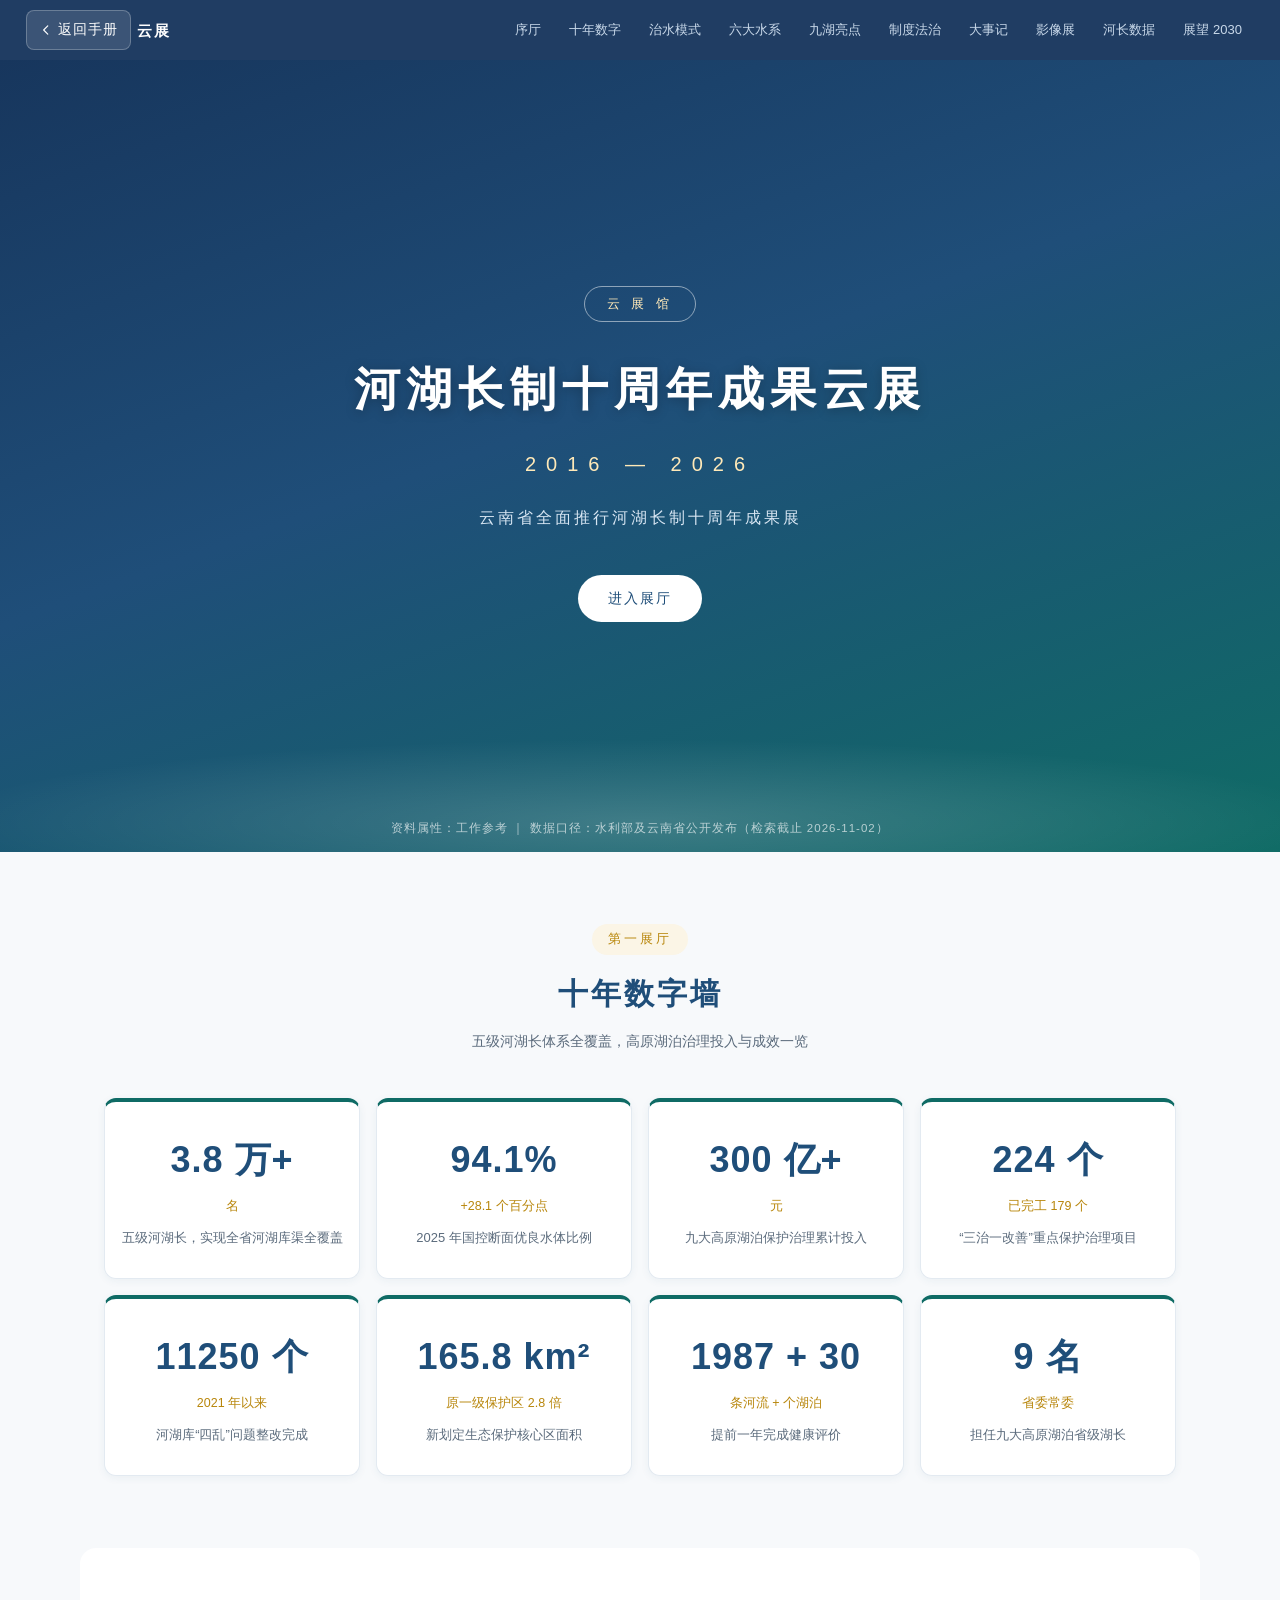
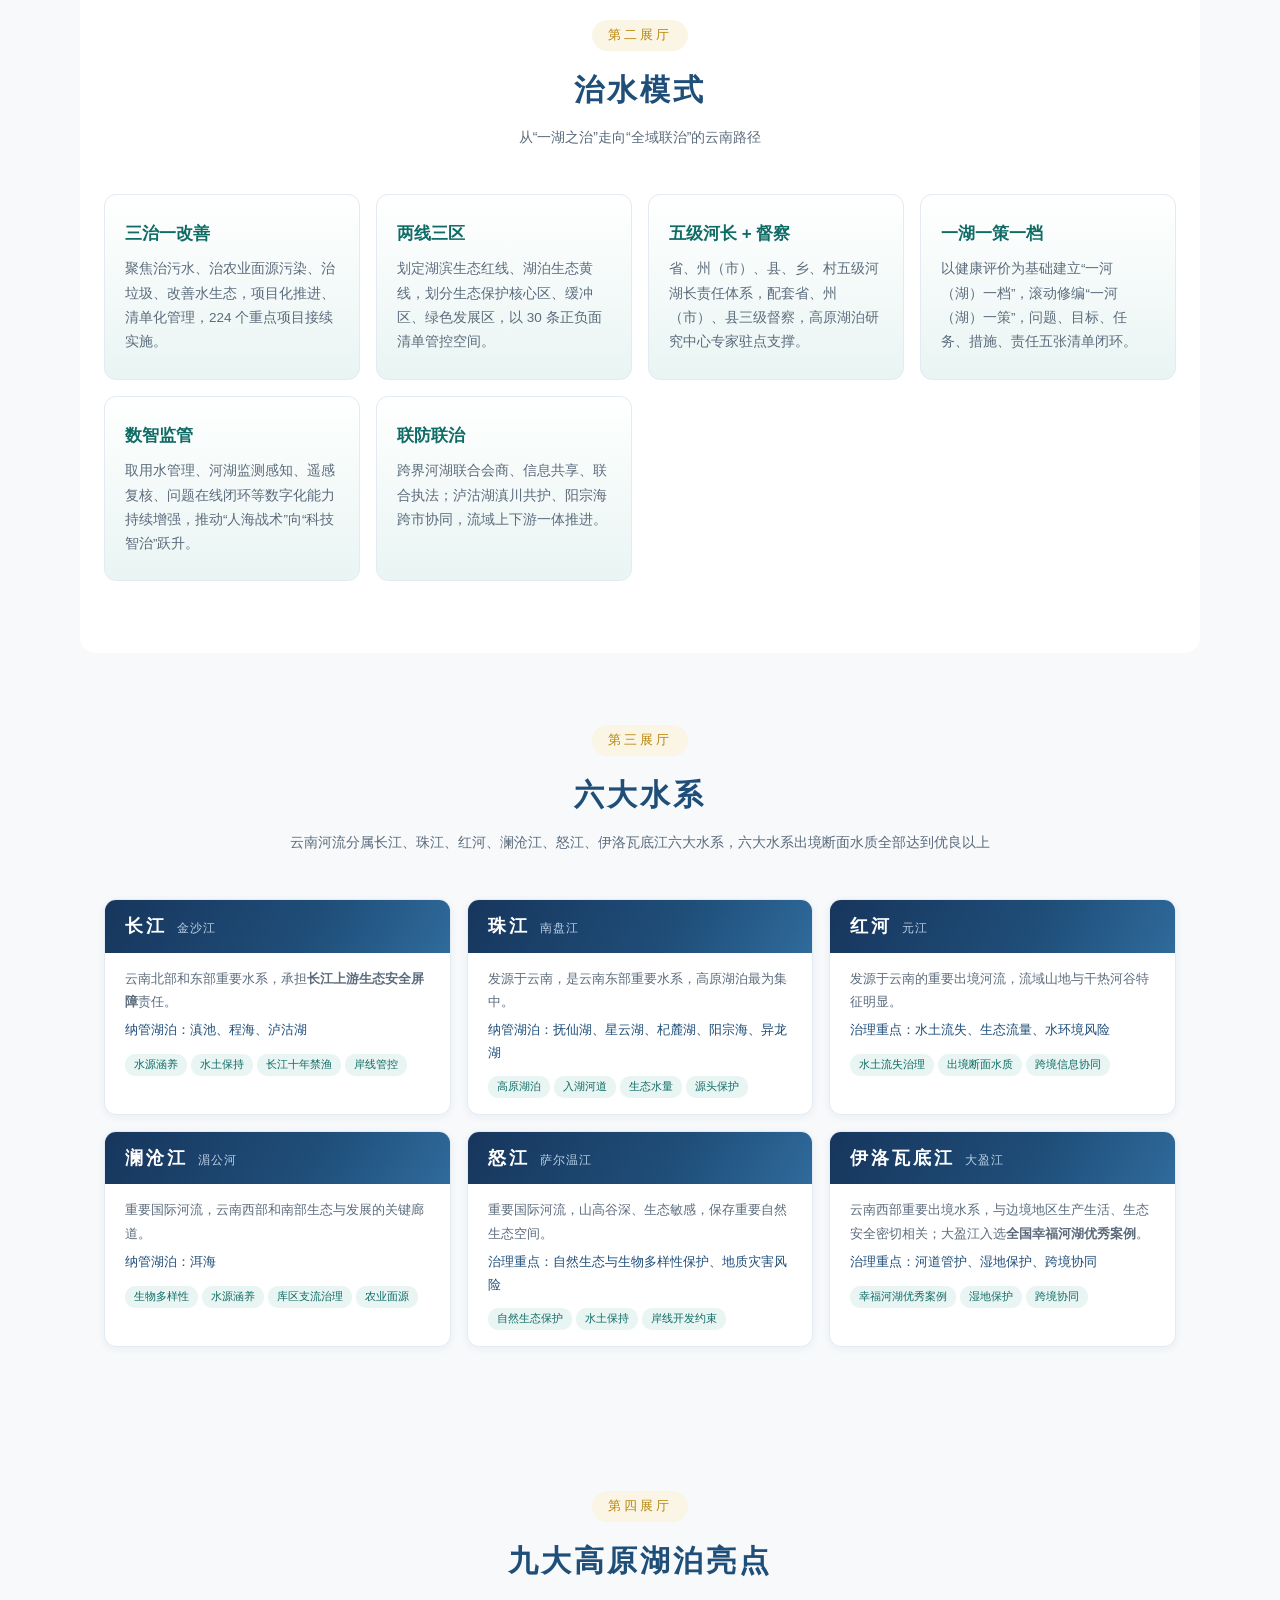
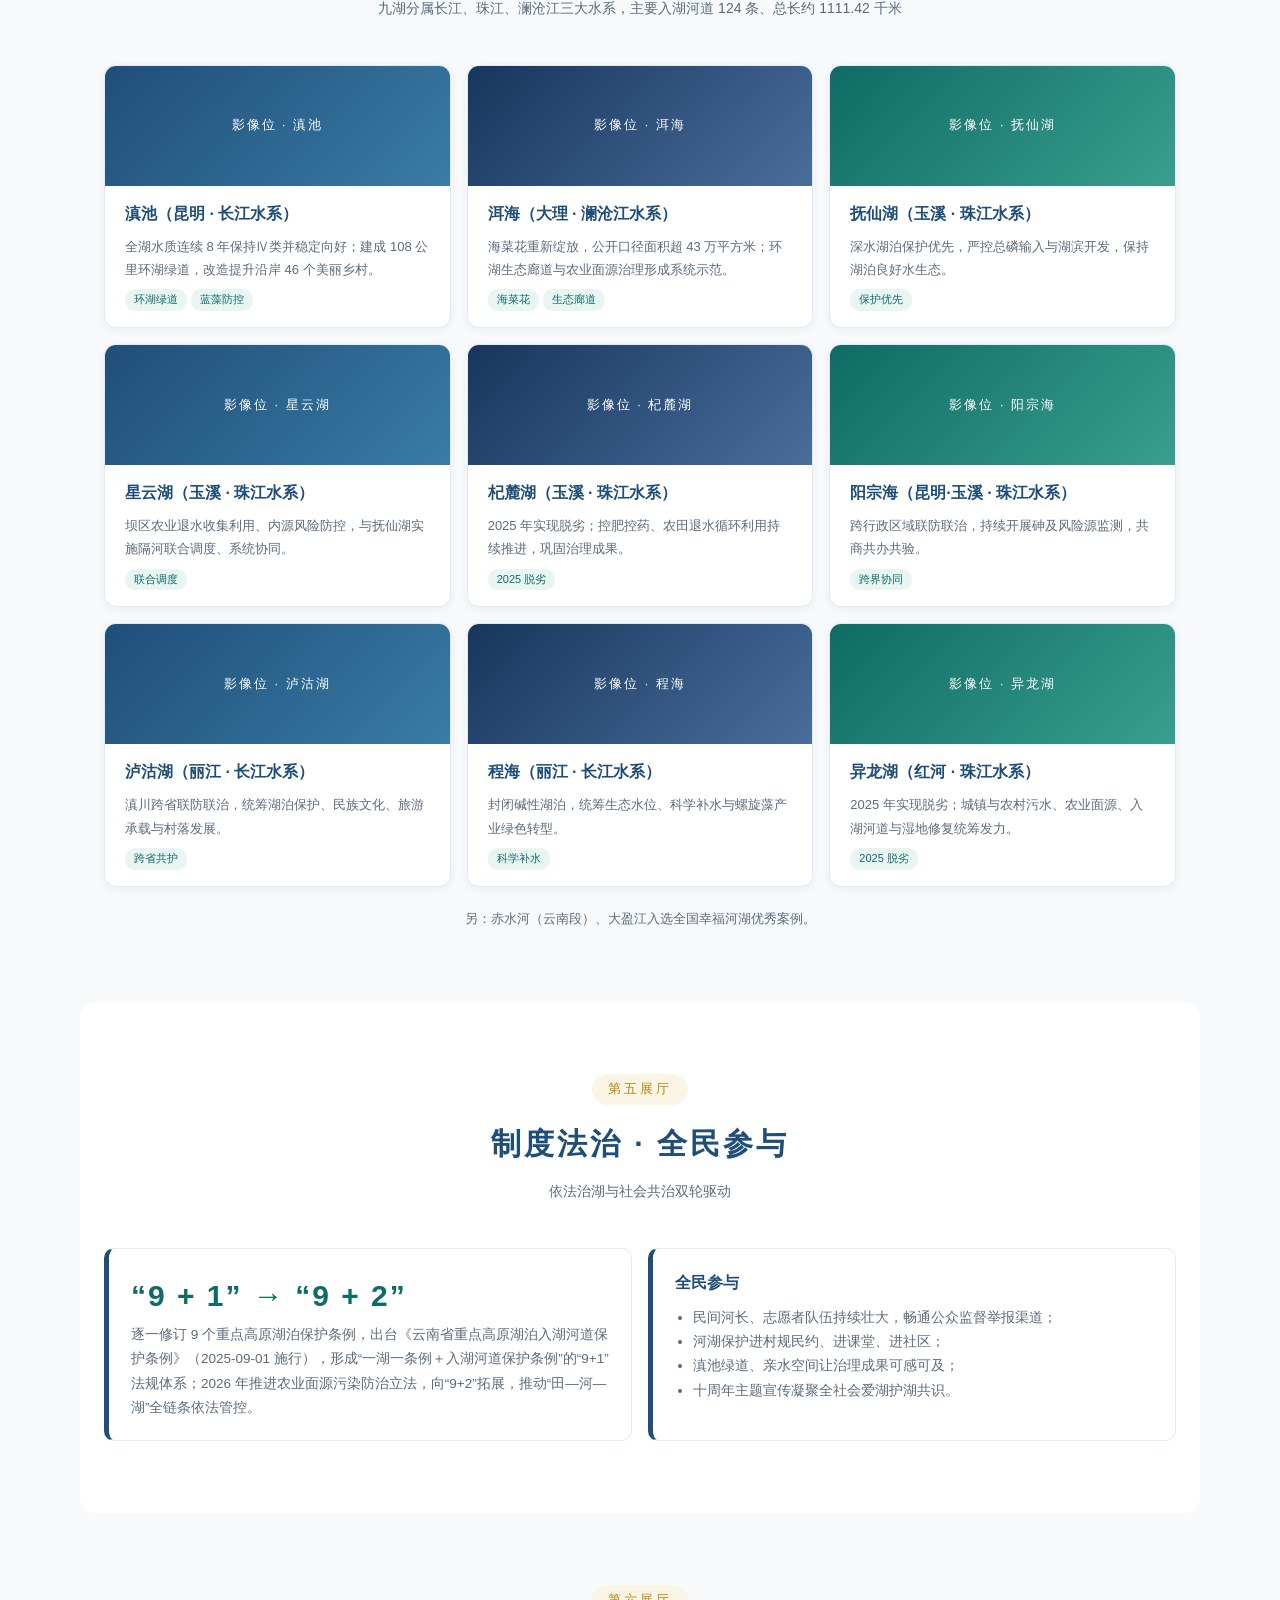
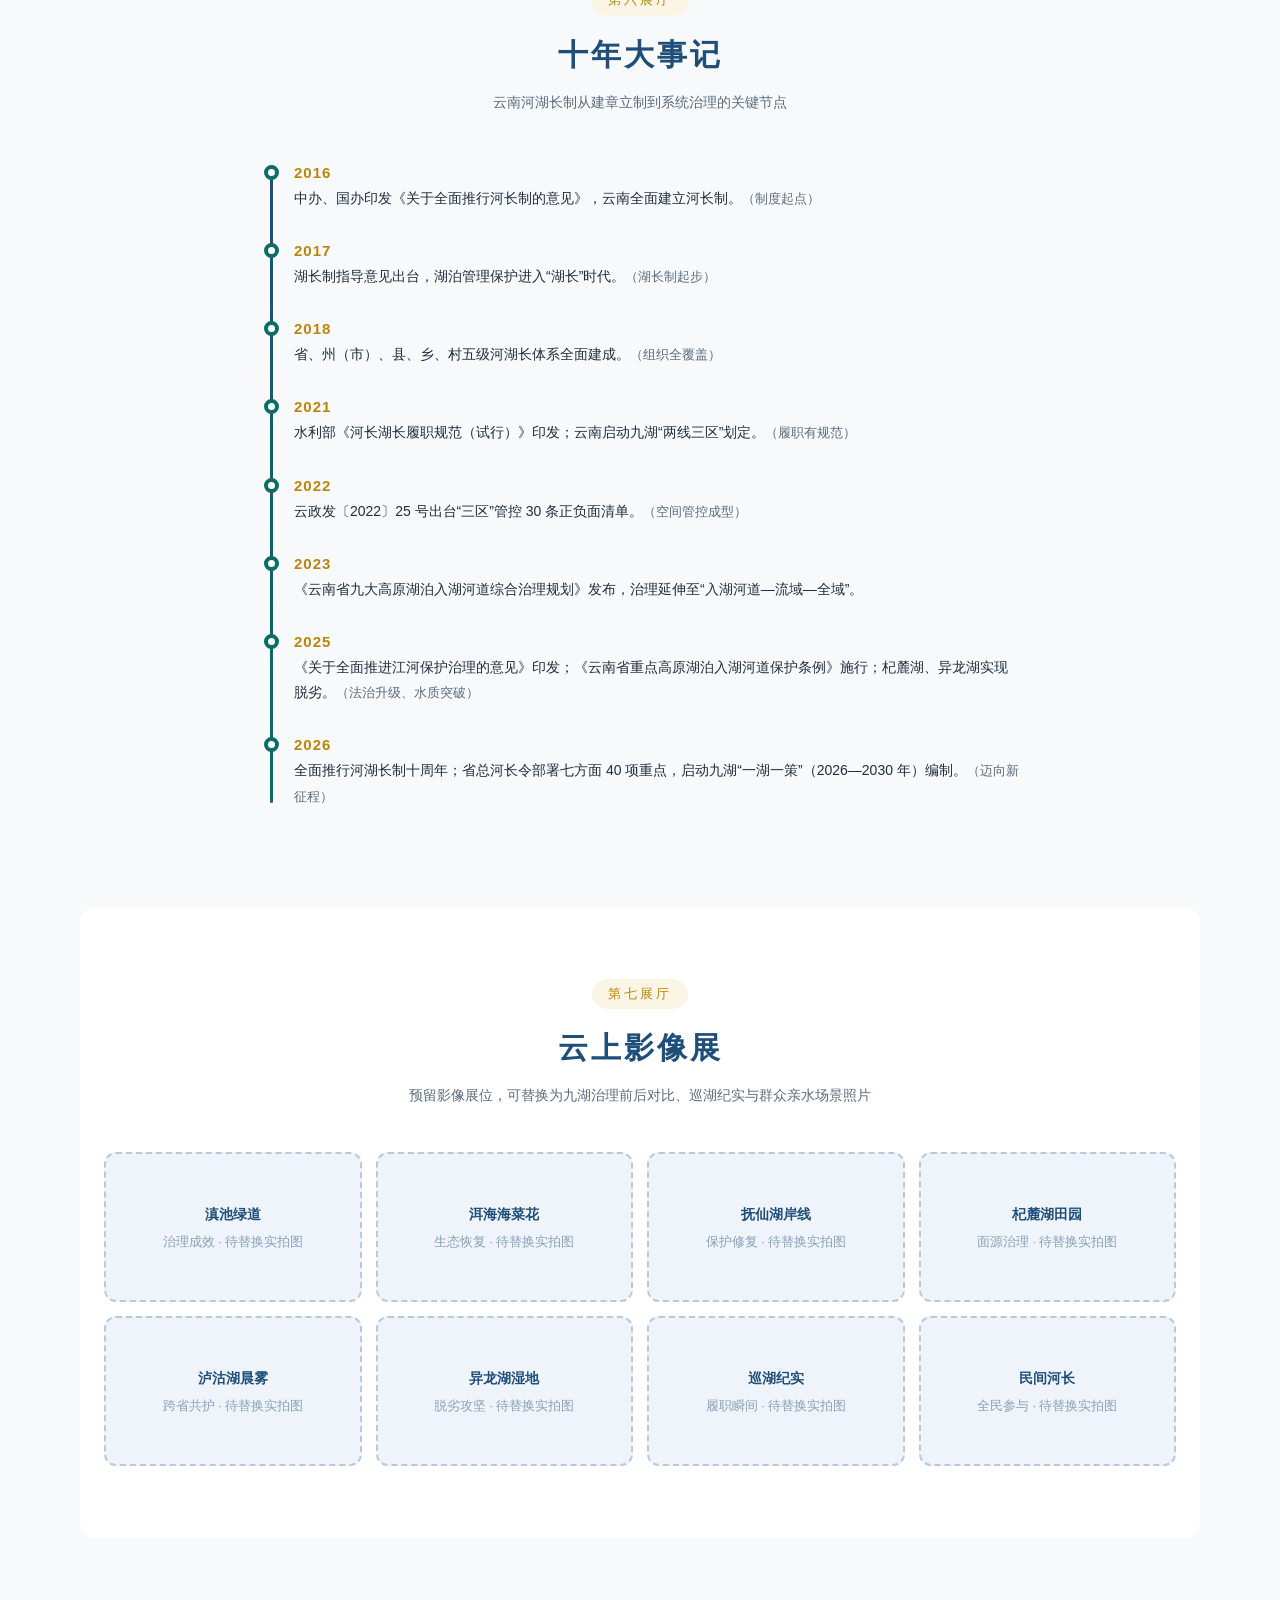
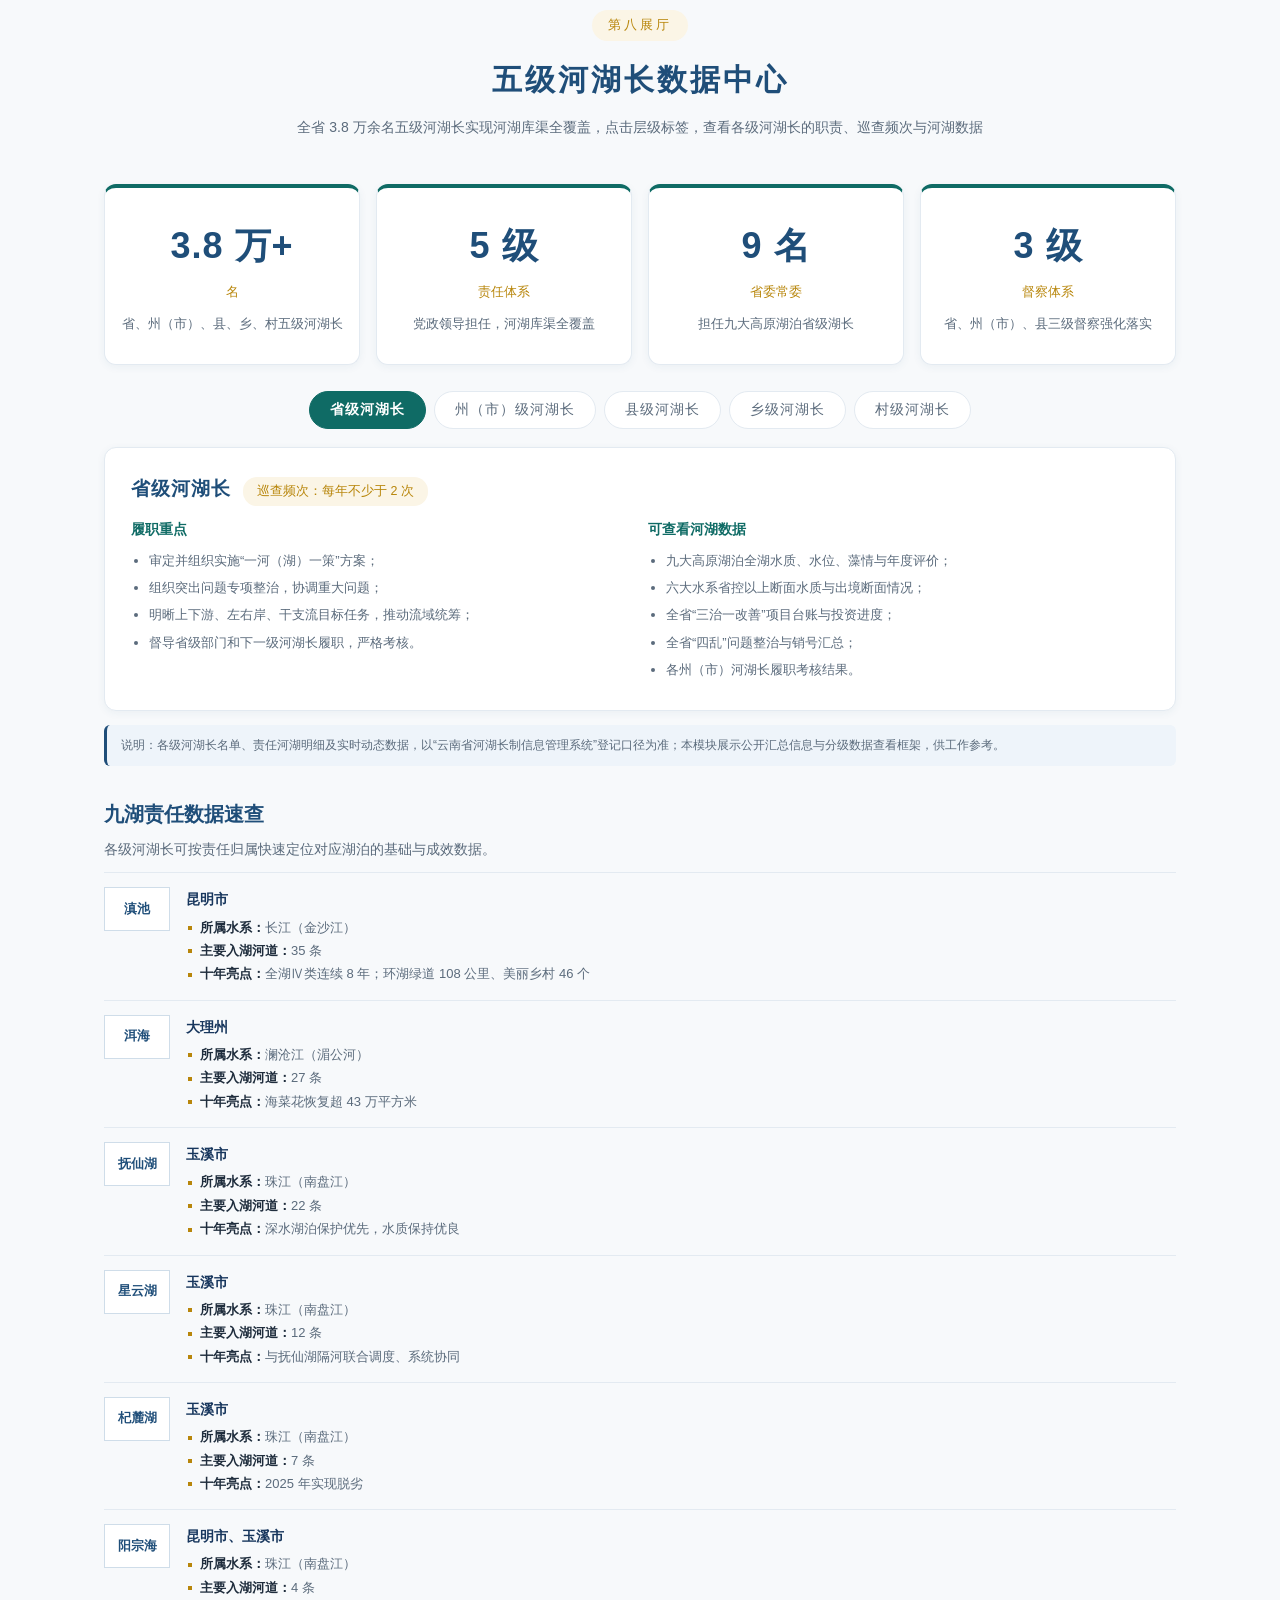
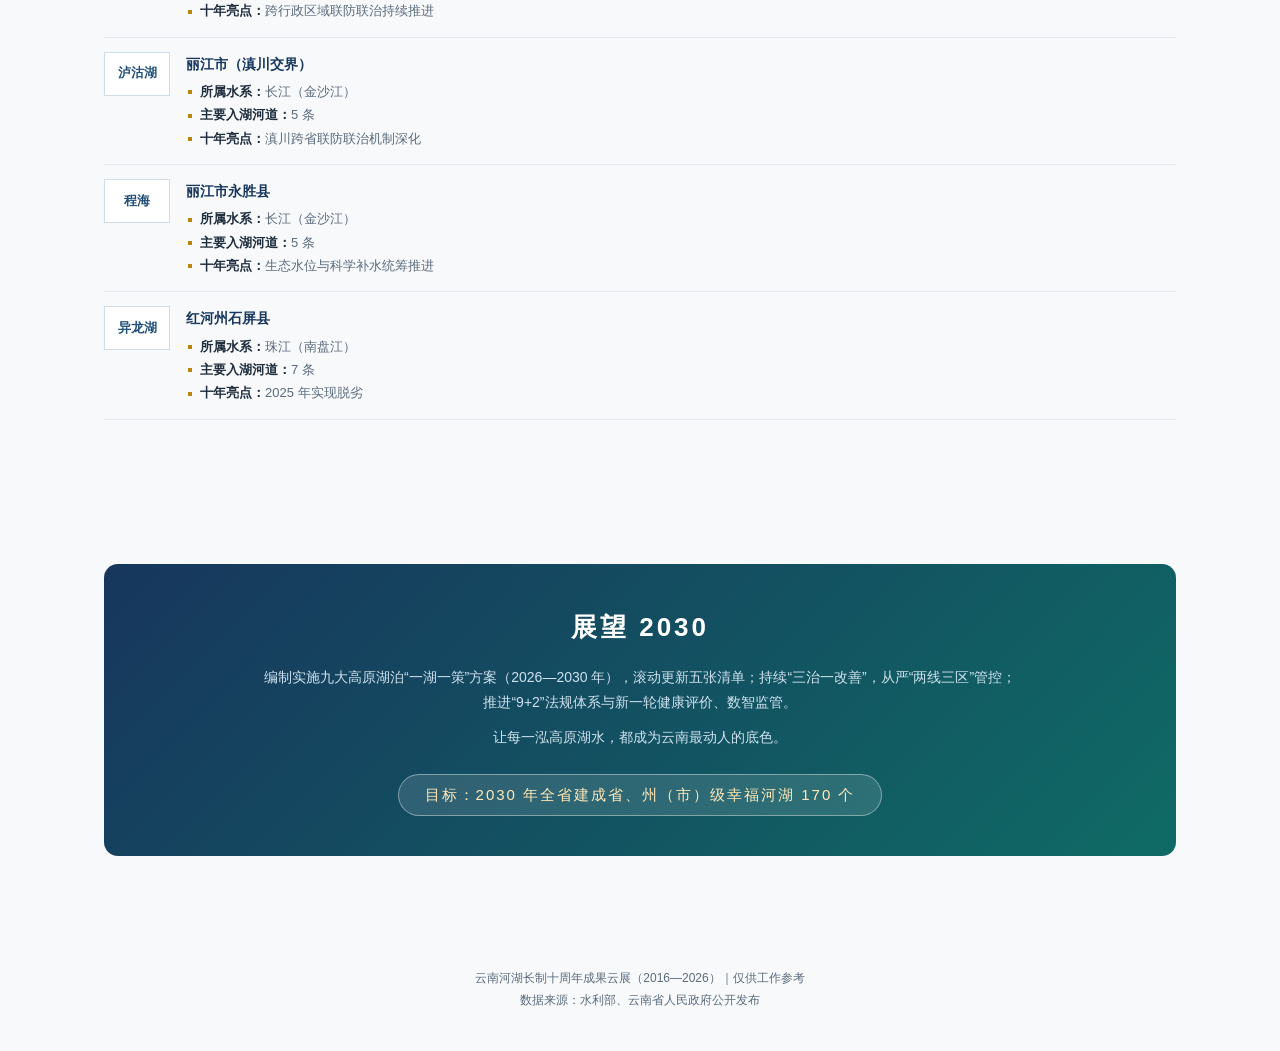
<file: 云南河湖长制十周年成果云展.html>
<!DOCTYPE html>
<html lang="zh-CN">

<head>
  <meta charset="UTF-8">
  <meta name="viewport" content="width=device-width, initial-scale=1.0, viewport-fit=cover">
  <meta name="theme-color" content="#17365d">
  <meta name="description" content="云南省全面推行河湖长制十周年成果云展（2016—2026），数据来源为水利部及云南省公开发布。">
  <title>云南河湖长制十周年成果云展（2016—2026）</title>
  <style>
    :root {
      --ink: #1f2d3d;
      --sub: #5b6b7c;
      --line: #e3eaf1;
      --blue: #1f4e79;
      --blue-d: #17365d;
      --blue-l: #eef4fa;
      --teal: #0f6b65;
      --teal-l: #e9f5f3;
      --gold: #b8860b;
      --gold-l: #fbf5e6;
      --bg: #f7f9fb;
      --card: #ffffff;
    }

    * {
      margin: 0;
      padding: 0;
      box-sizing: border-box
    }

    html {
      scroll-behavior: smooth
    }

    body {
      font-family: "Microsoft YaHei", "PingFang SC", "Source Han Sans SC", sans-serif;
      background: var(--bg);
      color: var(--ink);
      line-height: 1.8
    }

    /* ---------- 顶部导航 ---------- */
    .topbar {
      position: sticky;
      top: 0;
      z-index: 20;
      background: rgba(23, 54, 93, .96);
      backdrop-filter: blur(6px);
      color: #dce7f2;
      display: flex;
      align-items: center;
      gap: 6px;
      padding: 10px 26px;
      flex-wrap: wrap
    }

    .topbar .logo {
      font-size: 15px;
      font-weight: 700;
      color: #fff;
      letter-spacing: 2px;
      margin-right: auto
    }

    .topbar a {
      color: #c9d9ea;
      text-decoration: none;
      font-size: 13px;
      padding: 6px 12px;
      border-radius: 6px;
      transition: .2s
    }

    .topbar a:hover {
      background: rgba(255, 255, 255, .14);
      color: #fff
    }

    .topbar a.book {
      background: var(--teal);
      color: #fff
    }

    /* 返回手册封面：顶栏最左，和「展厅导航」同一套轻量按钮语言 */
    .topbar a.back {
      display: inline-flex;
      align-items: center;
      gap: 5px;
      color: #fff;
      background: rgba(255, 255, 255, .12);
      border: 1px solid rgba(255, 255, 255, .24);
      border-radius: 8px;
      padding: 7px 12px;
      font-size: 13.5px;
      letter-spacing: 1px
    }

    .topbar a.back:hover {
      background: rgba(255, 255, 255, .22);
      color: #fff
    }

    .topbar a.back svg {
      width: 14px;
      height: 14px;
      flex: 0 0 auto;
      fill: none;
      stroke: currentColor;
      stroke-width: 2;
      stroke-linecap: round;
      stroke-linejoin: round
    }

    /* ---------- 序厅 ---------- */
    .hero {
      min-height: 88vh;
      display: flex;
      flex-direction: column;
      justify-content: center;
      align-items: center;
      text-align: center;
      padding: 70px 24px;
      background: linear-gradient(160deg, #17365d 0%, #1f4e79 45%, #0f6b65 100%);
      color: #fff;
      position: relative;
      overflow: hidden
    }

    .hero::after {
      content: "";
      position: absolute;
      left: -10%;
      right: -10%;
      bottom: -60px;
      height: 180px;
      background: radial-gradient(ellipse at center, rgba(255, 255, 255, .18), transparent 65%)
    }

    .hero .badge {
      display: inline-block;
      border: 1px solid rgba(255, 255, 255, .5);
      color: #ffe9b8;
      font-size: 13px;
      letter-spacing: 4px;
      padding: 6px 22px;
      border-radius: 24px;
      margin-bottom: 26px
    }

    .hero h1 {
      font-size: 46px;
      letter-spacing: 6px;
      margin-bottom: 16px;
      text-shadow: 0 2px 12px rgba(0, 0, 0, .25)
    }

    .hero .years {
      font-size: 20px;
      letter-spacing: 10px;
      color: #ffe9b8;
      margin-bottom: 22px
    }

    .hero .slogan {
      font-size: 16px;
      color: #d8e6f3;
      letter-spacing: 3px;
      margin-bottom: 38px
    }

    .hero .btns a {
      display: inline-block;
      margin: 0 8px;
      padding: 11px 30px;
      border-radius: 26px;
      font-size: 14px;
      text-decoration: none;
      letter-spacing: 2px;
      transition: .2s
    }

    .hero .btns .b1 {
      background: #fff;
      color: var(--blue)
    }

    .hero .btns .b2 {
      border: 1px solid rgba(255, 255, 255, .6);
      color: #fff
    }

    .hero .btns a:hover {
      transform: translateY(-2px)
    }

    .hero .src {
      position: absolute;
      bottom: 18px;
      font-size: 11.5px;
      color: rgba(255, 255, 255, .65);
      letter-spacing: 1px
    }

    /* ---------- 展区通用 ---------- */
    section.hall {
      padding: 72px 24px;
      max-width: 1120px;
      margin: 0 auto
    }

    .hall-head {
      text-align: center;
      margin-bottom: 44px
    }

    .hall-head .no {
      display: inline-block;
      background: var(--gold-l);
      color: var(--gold);
      font-size: 12.5px;
      letter-spacing: 3px;
      padding: 4px 16px;
      border-radius: 16px;
      margin-bottom: 12px
    }

    .hall-head h2 {
      font-size: 30px;
      color: var(--blue);
      letter-spacing: 3px
    }

    .hall-head p {
      color: var(--sub);
      font-size: 14px;
      margin-top: 8px
    }

    /* ---------- 数字墙 ---------- */
    .kpis {
      display: grid;
      grid-template-columns: repeat(auto-fit, minmax(220px, 1fr));
      gap: 16px
    }

    .kpi {
      background: var(--card);
      border: 1px solid var(--line);
      border-top: 4px solid var(--teal);
      border-radius: 12px;
      padding: 26px 18px;
      text-align: center;
      box-shadow: 0 2px 8px rgba(31, 78, 121, .06)
    }

    .kpi b {
      display: block;
      font-size: 36px;
      color: var(--blue);
      letter-spacing: 1px
    }

    .kpi i {
      display: block;
      font-style: normal;
      font-size: 12.5px;
      color: var(--gold);
      margin: 2px 0 6px
    }

    .kpi em {
      font-style: normal;
      font-size: 13px;
      color: var(--sub)
    }

    /* ---------- 治水模式 ---------- */
    .modes {
      display: grid;
      grid-template-columns: repeat(auto-fit, minmax(230px, 1fr));
      gap: 16px
    }

    .mode {
      background: linear-gradient(180deg, #fff, var(--teal-l));
      border: 1px solid var(--line);
      border-radius: 12px;
      padding: 24px 20px
    }

    .mode h3 {
      font-size: 17px;
      color: var(--teal);
      margin-bottom: 8px
    }

    .mode p {
      font-size: 13.5px;
      color: var(--sub)
    }

    /* ---------- 六大水系 ---------- */
    .rivers {
      display: grid;
      grid-template-columns: repeat(auto-fill, minmax(320px, 1fr));
      gap: 16px
    }

    .river {
      background: var(--card);
      border: 1px solid var(--line);
      border-radius: 12px;
      overflow: hidden;
      box-shadow: 0 2px 8px rgba(31, 78, 121, .06)
    }

    .rname {
      background: linear-gradient(120deg, #17365d, #1f4e79 60%, #2f6b9c);
      color: #fff;
      font-size: 18px;
      font-weight: 700;
      letter-spacing: 3px;
      padding: 12px 20px;
      display: flex;
      align-items: baseline;
      gap: 10px
    }

    .rname small {
      font-size: 12px;
      font-weight: 400;
      color: #bcd2e8;
      letter-spacing: 1px
    }

    .rbody {
      padding: 16px 20px
    }

    .rbody p {
      font-size: 13px;
      color: var(--sub);
      margin-bottom: 6px
    }

    .rbody .rl {
      color: var(--blue);
      font-size: 12.5px
    }

    .rbody .tag {
      display: inline-block;
      font-size: 11px;
      background: var(--teal-l);
      color: var(--teal);
      border-radius: 10px;
      padding: 1px 9px;
      margin: 6px 4px 0 0
    }

    /* ---------- 九湖亮点 ---------- */
    .lakes {
      display: grid;
      grid-template-columns: repeat(auto-fill, minmax(300px, 1fr));
      gap: 16px
    }

    .lake {
      background: var(--card);
      border: 1px solid var(--line);
      border-radius: 12px;
      overflow: hidden;
      box-shadow: 0 2px 8px rgba(31, 78, 121, .06)
    }

    .lake .ph {
      height: 120px;
      display: flex;
      align-items: center;
      justify-content: center;
      color: #fff;
      font-size: 12.5px;
      letter-spacing: 2px;
      background: linear-gradient(135deg, #1f4e79, #3a7ca5)
    }

    .lake:nth-child(3n) .ph {
      background: linear-gradient(135deg, #0f6b65, #3a9e8f)
    }

    .lake:nth-child(3n+2) .ph {
      background: linear-gradient(135deg, #17365d, #4a6d9c)
    }

    .lake .body {
      padding: 16px 18px
    }

    .lake h3 {
      font-size: 16px;
      color: var(--blue);
      margin-bottom: 6px
    }

    .lake p {
      font-size: 13px;
      color: var(--sub)
    }

    .lake .tag {
      display: inline-block;
      font-size: 11px;
      background: var(--teal-l);
      color: var(--teal);
      border-radius: 10px;
      padding: 1px 9px;
      margin: 8px 4px 0 0
    }

    /* ---------- 大事记 ---------- */
    .timeline {
      position: relative;
      max-width: 760px;
      margin: 0 auto;
      padding-left: 34px
    }

    .timeline::before {
      content: "";
      position: absolute;
      left: 10px;
      top: 6px;
      bottom: 6px;
      width: 3px;
      background: linear-gradient(180deg, var(--blue), var(--teal));
      border-radius: 2px
    }

    .tl {
      position: relative;
      margin-bottom: 26px
    }

    .tl-dot {
      position: absolute;
      left: -30px;
      top: 6px;
      width: 15px;
      height: 15px;
      border-radius: 50%;
      background: #fff;
      border: 4px solid var(--teal)
    }

    .tl-year {
      font-size: 15px;
      font-weight: 700;
      color: var(--gold);
      letter-spacing: 1px
    }

    .tl-text {
      font-size: 14px;
      color: var(--ink)
    }

    .tl-text span {
      color: var(--sub);
      font-size: 13px
    }

    /* ---------- 制度 / 参与 ---------- */
    .cols {
      display: grid;
      grid-template-columns: repeat(auto-fit, minmax(300px, 1fr));
      gap: 16px
    }

    .col {
      background: var(--card);
      border: 1px solid var(--line);
      border-left: 5px solid var(--blue);
      border-radius: 10px;
      padding: 20px 22px
    }

    .col h3 {
      font-size: 16px;
      color: var(--blue);
      margin-bottom: 8px
    }

    .col p,
    .col li {
      font-size: 13.5px;
      color: var(--sub)
    }

    .col ul {
      padding-left: 18px
    }

    .law9 {
      font-size: 30px;
      color: var(--teal);
      font-weight: 700;
      letter-spacing: 2px
    }

    /* ---------- 影像展 ---------- */
    .gallery {
      display: grid;
      grid-template-columns: repeat(auto-fill, minmax(240px, 1fr));
      gap: 14px
    }

    .ph-slot {
      height: 150px;
      border: 2px dashed #b9c9da;
      border-radius: 12px;
      display: flex;
      flex-direction: column;
      align-items: center;
      justify-content: center;
      color: #8aa1b8;
      font-size: 12.5px;
      background: var(--blue-l)
    }

    .ph-slot b {
      font-size: 14px;
      color: var(--blue);
      margin-bottom: 4px
    }

    /* ---------- 展望 ---------- */
    .future {
      background: linear-gradient(135deg, #17365d, #0f6b65);
      color: #eaf3fb;
      border-radius: 16px;
      padding: 40px 36px;
      text-align: center
    }

    .future h2 {
      color: #fff;
      font-size: 26px;
      letter-spacing: 3px;
      margin-bottom: 14px
    }

    .future p {
      font-size: 14px;
      color: #cfe2f0;
      max-width: 760px;
      margin: 0 auto 10px
    }

    .future .goal {
      display: inline-block;
      margin-top: 14px;
      background: rgba(255, 255, 255, .12);
      border: 1px solid rgba(255, 255, 255, .4);
      border-radius: 24px;
      padding: 8px 26px;
      font-size: 15px;
      color: #ffe9b8;
      letter-spacing: 2px
    }

    footer {
      padding: 40px 24px;
      text-align: center;
      font-size: 12px;
      color: var(--sub)
    }

    footer a {
      color: var(--blue);
      text-decoration: none
    }

    /* ---------- 河长数据模块 ---------- */
    .lv-tabs {
      display: flex;
      flex-wrap: wrap;
      gap: 8px;
      margin: 16px 0 18px;
      justify-content: center
    }

    .lv-tab {
      border: 1px solid var(--line);
      background: #fff;
      color: var(--sub);
      font-size: 13.5px;
      padding: 9px 20px;
      border-radius: 22px;
      cursor: pointer;
      font-family: inherit;
      transition: .2s;
      letter-spacing: 1px
    }

    .lv-tab:hover {
      border-color: var(--teal);
      color: var(--teal)
    }

    .lv-tab.on {
      background: var(--teal);
      border-color: var(--teal);
      color: #fff;
      font-weight: 600
    }

    .lv-panel {
      background: var(--card);
      border: 1px solid var(--line);
      border-radius: 12px;
      padding: 24px 26px;
      box-shadow: 0 2px 8px rgba(31, 78, 121, .06)
    }

    .lv-head {
      display: flex;
      flex-wrap: wrap;
      align-items: baseline;
      gap: 12px;
      margin-bottom: 12px
    }

    .lv-head b {
      font-size: 19px;
      color: var(--blue);
      letter-spacing: 1px
    }

    .lv-head .freq {
      background: var(--gold-l);
      color: var(--gold);
      font-size: 12.5px;
      border-radius: 14px;
      padding: 3px 14px
    }

    .lv-cols {
      display: grid;
      grid-template-columns: repeat(auto-fit, minmax(280px, 1fr));
      gap: 16px
    }

    .lv-cols h5 {
      font-size: 13.5px;
      color: var(--teal);
      margin-bottom: 6px
    }

    .lv-cols ul {
      padding-left: 18px;
      font-size: 13px;
      color: var(--sub)
    }

    .lv-cols li {
      margin-bottom: 4px
    }

    .lv-note {
      margin-top: 14px;
      font-size: 12px;
      color: var(--sub);
      background: var(--blue-l);
      border-left: 3px solid var(--blue);
      border-radius: 6px;
      padding: 10px 14px
    }

    /* ============================================================
       多端适配层：PC / Pad / Android
       1) 字号、间距统一用 clamp，随视口连续缩放，不做跳变
       2) 断点只负责布局切换：>920 桌面横排导航；<=920 折叠面板
       3) 栅格统一 minmax(min(100%, Npx), 1fr)，窄屏自动降列，杜绝横向溢出
       断点：>=1280 桌面 · 921-1279 小桌面 · 769-920 Pad · <=768 手机
       ============================================================ */

    :root {
      --nav-h: 56px;
      --pad-x: 24px;
    }

    html {
      -webkit-text-size-adjust: 100%;
      -moz-text-size-adjust: 100%;
      text-size-adjust: 100%;
      -webkit-tap-highlight-color: transparent
    }

    body {
      overflow-wrap: break-word
    }

    /* 吸顶导航会盖住锚点目标，用 scroll-margin 抵消 */
    .hero,
    section.hall {
      scroll-margin-top: calc(var(--nav-h) + 10px)
    }

    /* ---------- 流体字号与留白 ---------- */
    .hero {
      min-height: 88vh;
      min-height: 88svh;
      padding: clamp(52px, 9vw, 70px) var(--pad-x)
    }

    .hero::after {
      pointer-events: none
    }

    .hero h1 {
      font-size: clamp(22px, 4.6vw, 46px);
      letter-spacing: clamp(2px, .7vw, 6px)
    }

    .hero .badge {
      font-size: clamp(11px, 2.4vw, 13px);
      letter-spacing: clamp(2px, 1vw, 4px);
      padding: 5px clamp(14px, 3vw, 22px)
    }

    .hero .years {
      font-size: clamp(15px, 3.2vw, 20px);
      letter-spacing: clamp(4px, 1.6vw, 10px)
    }

    .hero .slogan {
      font-size: clamp(13px, 2.6vw, 16px);
      letter-spacing: clamp(1px, .5vw, 3px);
      margin-bottom: clamp(26px, 5vw, 38px)
    }

    .hero .btns a {
      margin: 4px 6px;
      padding: 11px clamp(22px, 4vw, 30px)
    }

    .hero .src {
      bottom: calc(14px + env(safe-area-inset-bottom))
    }

    section.hall {
      padding: clamp(40px, 7vw, 72px) var(--pad-x)
    }

    .hall-head {
      margin-bottom: clamp(26px, 4.4vw, 44px)
    }

    .hall-head h2 {
      font-size: clamp(20px, 3.4vw, 30px);
      letter-spacing: clamp(1px, .5vw, 3px)
    }

    .hall-head p {
      font-size: clamp(12.5px, 2.2vw, 14px)
    }

    /* ---------- 栅格：窄屏自动单列 ---------- */
    .kpis {
      grid-template-columns: repeat(auto-fit, minmax(min(100%, 220px), 1fr))
    }

    .modes {
      grid-template-columns: repeat(auto-fit, minmax(min(100%, 230px), 1fr))
    }

    .rivers {
      grid-template-columns: repeat(auto-fill, minmax(min(100%, 300px), 1fr))
    }

    .lakes {
      grid-template-columns: repeat(auto-fill, minmax(min(100%, 280px), 1fr))
    }

    .cols {
      grid-template-columns: repeat(auto-fit, minmax(min(100%, 300px), 1fr))
    }

    .lv-cols {
      grid-template-columns: repeat(auto-fit, minmax(min(100%, 260px), 1fr))
    }

    .gallery {
      grid-template-columns: repeat(auto-fill, minmax(min(100%, 210px), 1fr))
    }

    /* ---------- 卡片内配件 ---------- */
    .kpi {
      padding: clamp(18px, 3vw, 26px) 14px
    }

    .kpi b {
      font-size: clamp(24px, 3.4vw, 36px)
    }

    .kpi em {
      font-size: clamp(12px, 2.2vw, 13px)
    }

    .mode {
      padding: clamp(18px, 3vw, 24px) clamp(15px, 2.6vw, 20px)
    }

    .rname {
      font-size: clamp(16px, 2.8vw, 18px);
      padding: 10px clamp(15px, 2.6vw, 20px)
    }

    .rbody,
    .lake .body {
      padding: 14px clamp(15px, 2.6vw, 20px)
    }

    .lake .ph {
      height: clamp(96px, 20vw, 120px)
    }

    .ph-slot {
      height: clamp(118px, 24vw, 150px);
      padding: 0 10px;
      text-align: center
    }

    .col {
      padding: clamp(16px, 3vw, 20px) clamp(15px, 2.8vw, 22px)
    }

    .law9 {
      font-size: clamp(20px, 3vw, 30px)
    }

    .lv-panel {
      padding: clamp(16px, 3vw, 24px) clamp(14px, 3vw, 26px)
    }

    .lv-head b {
      font-size: clamp(16.5px, 2.6vw, 19px)
    }

    .future {
      padding: clamp(24px, 5vw, 40px) clamp(16px, 4vw, 36px);
      border-radius: 14px
    }

    .future h2 {
      font-size: clamp(19px, 3.2vw, 26px)
    }

    .future p {
      font-size: clamp(13px, 2.2vw, 14px)
    }

    .future .goal {
      max-width: 100%;
      padding: 8px clamp(12px, 3vw, 26px);
      font-size: clamp(13px, 2.2vw, 15px);
      line-height: 1.6
    }

    /* ---------- 数据表格：小屏横向滚动 ---------- */
    .sub-h {
      font-size: clamp(17px, 2.6vw, 20px);
      color: var(--blue);
      margin: 30px 0 6px
    }

    .sub-h+p {
      font-size: 13.5px;
      color: var(--sub);
      margin-bottom: 8px
    }

    .table-hint {
      display: none;
      font-size: 12px;
      color: var(--sub);
      margin-bottom: 8px
    }

    .table-wrap {
      margin-top: 8px;
      border: 1px solid var(--line);
      border-radius: 12px;
      background: #fff;
      overflow-x: auto;
      -webkit-overflow-scrolling: touch
    }

    .table-wrap table {
      width: 100%;
      min-width: 700px;
      border-collapse: collapse;
      font-size: 13px
    }

    .table-wrap th,
    .table-wrap td {
      padding: 10px 14px;
      text-align: left;
      vertical-align: top;
      line-height: 1.65;
      border-bottom: 1px solid var(--line)
    }

    .table-wrap tr:first-child th {
      background: var(--blue-l);
      color: var(--blue);
      white-space: nowrap;
      border-bottom: 1px solid #cfdde9
    }

    .table-wrap tr:nth-child(even) td {
      background: #fbfcfe
    }

    .table-wrap tr:last-child td {
      border-bottom: 0
    }

    .table-wrap td:first-child {
      white-space: nowrap
    }

    /* 水系名带括号，避免折成两行 */
    .table-wrap td:nth-child(3) {
      white-space: nowrap
    }

    .table-wrap td:last-child {
      min-width: 220px
    }


    /* ---------- 九湖速查：纵向条目（原表格改排） ---------- */
    .lake-list {
      margin-top: 10px;
      border-top: 1px solid var(--line)
    }

    .lake-row {
      display: grid;
      grid-template-columns: auto 1fr;
      gap: 4px 16px;
      padding: 14px 0;
      border-bottom: 1px solid var(--line)
    }

    .lake-row .lt {
      align-self: start;
      display: flex;
      align-items: center;
      justify-content: center;
      width: 66px;
      min-height: 44px;
      padding: 4px 2px;
      border: 1px solid #cfdde9;
      background: #fff;
      color: var(--blue);
      font-size: 12.5px;
      font-weight: 700;
      line-height: 1.35;
      text-align: center
    }

    .lake-row .lb {
      min-width: 0
    }

    .lake-row h5 {
      font-size: 14px;
      font-weight: 700;
      color: var(--blue-d);
      margin-bottom: 3px
    }

    .lake-row ul {
      list-style: none
    }

    .lake-row li {
      position: relative;
      padding-left: 14px;
      font-size: 13px;
      line-height: 1.8;
      color: var(--sub)
    }

    .lake-row li::before {
      content: "";
      position: absolute;
      left: 2px;
      top: .8em;
      width: 4px;
      height: 4px;
      background: var(--gold)
    }

    .lake-row li b {
      color: var(--ink);
      font-weight: 600
    }

    @media(max-width:600px) {

      .lake-row .lt {
        width: 54px;
        min-height: 38px;
        font-size: 11.5px
      }

      .lake-row li {
        font-size: 13.5px
      }
    }

    /* ---------- 顶栏：桌面横排 / 移动端折叠面板 ---------- */
    .nav {
      display: flex;
      flex-wrap: wrap;
      align-items: center;
      gap: 4px
    }

    .nav-toggle {
      display: none;
      align-items: center;
      gap: 6px;
      margin-left: auto;
      background: rgba(255, 255, 255, .12);
      border: 1px solid rgba(255, 255, 255, .24);
      color: #fff;
      font-family: inherit;
      font-size: 13.5px;
      letter-spacing: 1px;
      padding: 8px 14px;
      border-radius: 8px;
      cursor: pointer
    }

    .nav-toggle i {
      font-style: normal;
      font-size: 10px;
      transition: transform .2s
    }

    .nav-toggle[aria-expanded="true"] i {
      transform: rotate(180deg)
    }

    /* ---------- Pad / 手机：折叠导航 ---------- */
    @media(max-width:920px) {
      :root {
        --nav-h: 52px;
        --pad-x: 16px
      }

      .topbar {
        padding: 6px calc(12px + env(safe-area-inset-right)) 6px calc(12px + env(safe-area-inset-left));
        flex-wrap: nowrap;
        min-height: var(--nav-h);
        backdrop-filter: none
      }

      .topbar .logo {
        margin-right: 0;
        font-size: 14px;
        letter-spacing: 1px
      }

      .nav-toggle {
        display: inline-flex
      }

      .nav {
        position: absolute;
        top: 100%;
        left: 0;
        right: 0;
        display: none;
        grid-template-columns: repeat(2, minmax(0, 1fr));
        gap: 8px;
        padding: 12px;
        background: #17365d;
        box-shadow: 0 12px 28px rgba(0, 0, 0, .3);
        max-height: calc(100vh - var(--nav-h));
        max-height: calc(100dvh - var(--nav-h));
        overflow-y: auto;
        -webkit-overflow-scrolling: touch
      }

      .nav.open {
        display: grid
      }

      .topbar .nav a {
        display: flex;
        align-items: center;
        justify-content: center;
        min-height: 44px;
        padding: 10px 8px;
        font-size: 14px;
        text-align: center;
        border: 1px solid rgba(255, 255, 255, .14);
        border-radius: 8px
      }
    }

    /* ---------- 手机：按移动端重新排版，不是把 PC 版等比缩小 ---------- */
    @media(max-width:768px) {
      body {
        line-height: 1.75
      }

      /* 序厅：内容集中成一块，不再上下各空一大片 */
      .hero {
        min-height: auto;
        padding: 52px var(--pad-x) 30px
      }

      .hero h1 {
        font-size: clamp(23px, 6.4vw, 30px);
        letter-spacing: 1px
      }

      .hero .badge {
        margin-bottom: 16px
      }

      .hero .slogan {
        margin-bottom: 22px
      }

      .hero .btns a {
        font-size: 13.5px;
        padding: 10px 22px
      }

      /* 资料来源跟着内容走，不再绝对定位贴底导致中间空一块 */
      .hero .src {
        position: static;
        margin-top: 24px;
        font-size: 11px;
        line-height: 1.7
      }

      /* 展厅：收紧上下留白 */
      section.hall {
        padding: 34px var(--pad-x)
      }

      .hall-head {
        margin-bottom: 20px
      }

      .hall-head h2 {
        font-size: 21px;
        letter-spacing: 1px
      }

      .hall-head p {
        padding: 0 2px;
        font-size: 13px;
        line-height: 1.7
      }

      /* 数字墙：两列，数据卡矮一点，一屏能看全 */
      .kpis {
        grid-template-columns: repeat(2, minmax(0, 1fr));
        gap: 10px
      }

      .kpi {
        padding: 13px 10px
      }

      .kpi b {
        font-size: 23px
      }

      .kpi i {
        font-size: 11.5px;
        margin: 1px 0 4px
      }

      .kpi em {
        font-size: 11.5px;
        line-height: 1.6
      }

      /* 治水模式 / 六大水系 / 九湖：单列，但卡片更紧凑 */
      .modes,
      .rivers,
      .lakes {
        gap: 10px
      }

      .mode {
        padding: 15px 14px
      }

      .mode h3 {
        font-size: 16px;
        margin-bottom: 5px
      }

      .mode p {
        font-size: 13.5px;
        line-height: 1.75
      }

      .rname {
        padding: 9px 14px;
        font-size: 16px;
        letter-spacing: 2px
      }

      .rbody {
        padding: 11px 14px
      }

      .rbody p {
        font-size: 13.5px;
        line-height: 1.75;
        margin-bottom: 4px
      }

      .rbody .tag,
      .lake .tag {
        margin-top: 4px
      }

      .lake .ph {
        height: 84px
      }

      .lake .body {
        padding: 11px 14px
      }

      .lake h3 {
        font-size: 15.5px;
        margin-bottom: 4px
      }

      .lake p {
        font-size: 13.5px;
        line-height: 1.75
      }

      /* 影像展：占位块两列，别让 8 个空框占满三屏 */
      .gallery {
        grid-template-columns: repeat(2, minmax(0, 1fr));
        gap: 10px
      }

      .ph-slot {
        height: 92px;
        font-size: 11.5px
      }

      .ph-slot b {
        font-size: 13px;
        margin-bottom: 2px
      }

      /* 制度法治 */
      .cols {
        gap: 10px
      }

      .col {
        padding: 15px 16px
      }

      .col h3 {
        font-size: 15.5px;
        margin-bottom: 6px
      }

      .col p,
      .col li {
        font-size: 13.5px;
        line-height: 1.75
      }

      /* 大事记 */
      .timeline {
        padding-left: 26px
      }

      .timeline::before {
        left: 7px
      }

      .tl-dot {
        left: -26px;
        top: 7px
      }

      .tl {
        margin-bottom: 20px
      }

      .tl-year {
        font-size: 14.5px
      }

      .tl-text {
        font-size: 13.5px;
        line-height: 1.75
      }

      .lv-tabs {
        gap: 6px
      }

      .lv-tab {
        flex: 1 1 auto;
        padding: 9px 14px;
        font-size: 13px
      }

      .table-hint {
        display: block
      }

      .table-wrap table {
        font-size: 12.5px
      }

      .table-wrap th,
      .table-wrap td {
        padding: 9px 11px
      }
    }

    /* ---------- 手机正文字号：13px 在高 DPR 屏偏小，统一提到 14 ---------- */
    @media(max-width:600px) {

      .rbody p,
      .lake p,
      .mode p,
      .col p,
      .col li,
      .lv-cols ul,
      .hall-head p {
        font-size: 14px
      }
    }

    /* ---------- 窄屏手机（<=480） ---------- */
    @media(max-width:480px) {
      :root {
        --pad-x: 14px
      }

      /* 序厅在 768 档已改成内容居中，这里不再撑满屏 */
      .hero {
        padding: 44px var(--pad-x) 26px
      }

      .hero .src {
        padding: 0 10px;
        font-size: 11px;
        line-height: 1.7
      }

      .hero h1 {
        letter-spacing: 1px
      }

      .hero .years {
        letter-spacing: 3px
      }

      .hall-head .no {
        font-size: 12px;
        letter-spacing: 2px;
        padding: 3px 13px
      }

      /* 数字墙两列后格子更窄，字号跟着收 */
      .kpi b {
        font-size: 21px
      }

      .lv-tabs {
        justify-content: flex-start
      }

      /* 两列等宽，末项不再被拉伸成整行 */
      .lv-tab {
        flex: 0 1 calc(50% - 6px)
      }

      .col {
        border-left-width: 4px
      }
    }

    /* ---------- 小屏手机（<=380） ---------- */
    @media(max-width:380px) {
      .hero h1 {
        font-size: 20px;
        letter-spacing: 0
      }

      .hero .years {
        font-size: 14px;
        letter-spacing: 2px
      }

      .kpi {
        padding: 12px 8px
      }

      .kpi b {
        font-size: 19px
      }

      .kpi em {
        font-size: 11px
      }

      .rname {
        letter-spacing: 1px
      }
    }

    /* ---------- 手机横屏：序厅不占满屏 ---------- */
    @media(max-height:520px) and (orientation:landscape) {
      .hero {
        min-height: auto;
        padding-top: 40px;
        padding-bottom: 40px
      }

      .hero::after {
        display: none
      }

      .hero .src {
        position: static;
        margin-top: 18px
      }
    }

    /* ---------- 触屏：去掉悬停态，补按下反馈 ---------- */
    @media (hover:none) {
      .topbar a:hover {
        background: transparent;
        color: #c9d9ea
      }

      .hero .btns a:hover {
        transform: none
      }

      .lv-tab:not(.on):hover {
        border-color: var(--line);
        color: var(--sub)
      }
    }

    .topbar a:active,
    .nav-toggle:active {
      background: rgba(255, 255, 255, .2)
    }

    .lv-tab:active {
      transform: scale(.985)
    }

    a:focus-visible,
    button:focus-visible {
      outline: 2px solid var(--teal);
      outline-offset: 2px
    }

    .topbar a:focus-visible,
    .nav-toggle:focus-visible {
      outline-color: #ffe9b8
    }

    @media (prefers-reduced-motion:reduce) {
      html {
        scroll-behavior: auto
      }

      *,
      *::before,
      *::after {
        transition: none !important;
        animation: none !important
      }
    }
  </style>
</head>

<body>

  <!-- 顶部导航 -->
  <div class="topbar">
    <a class="back" href="./shouce.html" aria-label="返回云南省河湖长工作手册">
      <svg viewBox="0 0 24 24" aria-hidden="true" xmlns="http://www.w3.org/2000/svg">
        <path d="M15 5 8 12l7 7" />
      </svg>
      <span>返回手册</span>
    </a>
    <div class="logo">云展</div>
    <button class="nav-toggle" id="navToggle" type="button" aria-expanded="false" aria-controls="navMenu">
      <span class="txt">展厅导航</span><i aria-hidden="true">▼</i>
    </button>
    <nav class="nav" id="navMenu" aria-label="展厅导航">
      <a href="#hall0">序厅</a>
      <a href="#hall1">十年数字</a>
      <a href="#hall2">治水模式</a>
      <a href="#hall3b">六大水系</a>
      <a href="#hall3">九湖亮点</a>
      <a href="#hall4">制度法治</a>
      <a href="#hall5">大事记</a>
      <a href="#hall6">影像展</a>
      <a href="#hall8">河长数据</a>
      <a href="#hall7">展望 2030</a>
    </nav>
  </div>

  <!-- ================= 序厅 ================= -->
  <header class="hero" id="hall0">
    <div class="badge">云 展 馆</div>
    <h1>河湖长制十周年成果云展</h1>
    <div class="years">2016 — 2026</div>
    <div class="slogan">云南省全面推行河湖长制十周年成果展</div>
    <div class="btns">
      <a class="b1" href="#hall1">进入展厅</a>
    </div>
    <div class="src">资料属性：工作参考 ｜ 数据口径：水利部及云南省公开发布（检索截止 2026-11-02）</div>
  </header>

  <!-- ================= 第一展厅：十年数字 ================= -->
  <section class="hall" id="hall1">
    <div class="hall-head">
      <div class="no">第一展厅</div>
      <h2>十年数字墙</h2>
      <p>五级河湖长体系全覆盖，高原湖泊治理投入与成效一览</p>
    </div>
    <div class="kpis">
      <div class="kpi"><b>3.8 万+</b><i>名</i><em>五级河湖长，实现全省河湖库渠全覆盖</em></div>
      <div class="kpi"><b>94.1%</b><i>+28.1 个百分点</i><em>2025 年国控断面优良水体比例</em></div>
      <div class="kpi"><b>300 亿+</b><i>元</i><em>九大高原湖泊保护治理累计投入</em></div>
      <div class="kpi"><b>224 个</b><i>已完工 179 个</i><em>“三治一改善”重点保护治理项目</em></div>
      <div class="kpi"><b>11250 个</b><i>2021 年以来</i><em>河湖库“四乱”问题整改完成</em></div>
      <div class="kpi"><b>165.8 km²</b><i>原一级保护区 2.8 倍</i><em>新划定生态保护核心区面积</em></div>
      <div class="kpi"><b>1987 + 30</b><i>条河流 + 个湖泊</i><em>提前一年完成健康评价</em></div>
      <div class="kpi"><b>9 名</b><i>省委常委</i><em>担任九大高原湖泊省级湖长</em></div>
    </div>
  </section>

  <!-- ================= 第二展厅：治水模式 ================= -->
  <section class="hall" id="hall2" style="background:#fff;border-radius:16px">
    <div class="hall-head">
      <div class="no">第二展厅</div>
      <h2>治水模式</h2>
      <p>从“一湖之治”走向“全域联治”的云南路径</p>
    </div>
    <div class="modes">
      <div class="mode">
        <h3>三治一改善</h3>
        <p>聚焦治污水、治农业面源污染、治垃圾、改善水生态，项目化推进、清单化管理，224 个重点项目接续实施。</p>
      </div>
      <div class="mode">
        <h3>两线三区</h3>
        <p>划定湖滨生态红线、湖泊生态黄线，划分生态保护核心区、缓冲区、绿色发展区，以 30 条正负面清单管控空间。</p>
      </div>
      <div class="mode">
        <h3>五级河长 + 督察</h3>
        <p>省、州（市）、县、乡、村五级河湖长责任体系，配套省、州（市）、县三级督察，高原湖泊研究中心专家驻点支撑。</p>
      </div>
      <div class="mode">
        <h3>一湖一策一档</h3>
        <p>以健康评价为基础建立“一河（湖）一档”，滚动修编“一河（湖）一策”，问题、目标、任务、措施、责任五张清单闭环。</p>
      </div>
      <div class="mode">
        <h3>数智监管</h3>
        <p>取用水管理、河湖监测感知、遥感复核、问题在线闭环等数字化能力持续增强，推动“人海战术”向“科技智治”跃升。</p>
      </div>
      <div class="mode">
        <h3>联防联治</h3>
        <p>跨界河湖联合会商、信息共享、联合执法；泸沽湖滇川共护、阳宗海跨市协同，流域上下游一体推进。</p>
      </div>
    </div>
  </section>

  <!-- ================= 第三展厅：六大水系 ================= -->
  <section class="hall" id="hall3b">
    <div class="hall-head">
      <div class="no">第三展厅</div>
      <h2>六大水系</h2>
      <p>云南河流分属长江、珠江、红河、澜沧江、怒江、伊洛瓦底江六大水系，六大水系出境断面水质全部达到优良以上</p>
    </div>
    <div class="rivers">
      <div class="river">
        <div class="rname">长江<small>金沙江</small></div>
        <div class="rbody">
          <p>云南北部和东部重要水系，承担<strong>长江上游生态安全屏障</strong>责任。</p>
          <p class="rl">纳管湖泊：滇池、程海、泸沽湖</p>
          <span class="tag">水源涵养</span><span class="tag">水土保持</span><span class="tag">长江十年禁渔</span><span
            class="tag">岸线管控</span>
        </div>
      </div>
      <div class="river">
        <div class="rname">珠江<small>南盘江</small></div>
        <div class="rbody">
          <p>发源于云南，是云南东部重要水系，高原湖泊最为集中。</p>
          <p class="rl">纳管湖泊：抚仙湖、星云湖、杞麓湖、阳宗海、异龙湖</p>
          <span class="tag">高原湖泊</span><span class="tag">入湖河道</span><span class="tag">生态水量</span><span
            class="tag">源头保护</span>
        </div>
      </div>
      <div class="river">
        <div class="rname">红河<small>元江</small></div>
        <div class="rbody">
          <p>发源于云南的重要出境河流，流域山地与干热河谷特征明显。</p>
          <p class="rl">治理重点：水土流失、生态流量、水环境风险</p>
          <span class="tag">水土流失治理</span><span class="tag">出境断面水质</span><span class="tag">跨境信息协同</span>
        </div>
      </div>
      <div class="river">
        <div class="rname">澜沧江<small>湄公河</small></div>
        <div class="rbody">
          <p>重要国际河流，云南西部和南部生态与发展的关键廊道。</p>
          <p class="rl">纳管湖泊：洱海</p>
          <span class="tag">生物多样性</span><span class="tag">水源涵养</span><span class="tag">库区支流治理</span><span
            class="tag">农业面源</span>
        </div>
      </div>
      <div class="river">
        <div class="rname">怒江<small>萨尔温江</small></div>
        <div class="rbody">
          <p>重要国际河流，山高谷深、生态敏感，保存重要自然生态空间。</p>
          <p class="rl">治理重点：自然生态与生物多样性保护、地质灾害风险</p>
          <span class="tag">自然生态保护</span><span class="tag">水土保持</span><span class="tag">岸线开发约束</span>
        </div>
      </div>
      <div class="river">
        <div class="rname">伊洛瓦底江<small>大盈江</small></div>
        <div class="rbody">
          <p>云南西部重要出境水系，与边境地区生产生活、生态安全密切相关；大盈江入选<strong>全国幸福河湖优秀案例</strong>。</p>
          <p class="rl">治理重点：河道管护、湿地保护、跨境协同</p>
          <span class="tag">幸福河湖优秀案例</span><span class="tag">湿地保护</span><span class="tag">跨境协同</span>
        </div>
      </div>
    </div>
  </section>

  <!-- ================= 第四展厅：九湖亮点 ================= -->
  <section class="hall" id="hall3">
    <div class="hall-head">
      <div class="no">第四展厅</div>
      <h2>九大高原湖泊亮点</h2>
      <p>九湖分属长江、珠江、澜沧江三大水系，主要入湖河道 124 条、总长约 1111.42 千米</p>
    </div>
    <div class="lakes">
      <div class="lake">
        <div class="ph">影像位 · 滇池</div>
        <div class="body">
          <h3>滇池（昆明 · 长江水系）</h3>
          <p>全湖水质连续 8 年保持Ⅳ类并稳定向好；建成 108 公里环湖绿道，改造提升沿岸 46 个美丽乡村。</p><span class="tag">环湖绿道</span><span
            class="tag">蓝藻防控</span>
        </div>
      </div>
      <div class="lake">
        <div class="ph">影像位 · 洱海</div>
        <div class="body">
          <h3>洱海（大理 · 澜沧江水系）</h3>
          <p>海菜花重新绽放，公开口径面积超 43 万平方米；环湖生态廊道与农业面源治理形成系统示范。</p><span class="tag">海菜花</span><span class="tag">生态廊道</span>
        </div>
      </div>
      <div class="lake">
        <div class="ph">影像位 · 抚仙湖</div>
        <div class="body">
          <h3>抚仙湖（玉溪 · 珠江水系）</h3>
          <p>深水湖泊保护优先，严控总磷输入与湖滨开发，保持湖泊良好水生态。</p><span class="tag">保护优先</span>
        </div>
      </div>
      <div class="lake">
        <div class="ph">影像位 · 星云湖</div>
        <div class="body">
          <h3>星云湖（玉溪 · 珠江水系）</h3>
          <p>坝区农业退水收集利用、内源风险防控，与抚仙湖实施隔河联合调度、系统协同。</p><span class="tag">联合调度</span>
        </div>
      </div>
      <div class="lake">
        <div class="ph">影像位 · 杞麓湖</div>
        <div class="body">
          <h3>杞麓湖（玉溪 · 珠江水系）</h3>
          <p>2025 年实现脱劣；控肥控药、农田退水循环利用持续推进，巩固治理成果。</p><span class="tag">2025 脱劣</span>
        </div>
      </div>
      <div class="lake">
        <div class="ph">影像位 · 阳宗海</div>
        <div class="body">
          <h3>阳宗海（昆明·玉溪 · 珠江水系）</h3>
          <p>跨行政区域联防联治，持续开展砷及风险源监测，共商共办共验。</p><span class="tag">跨界协同</span>
        </div>
      </div>
      <div class="lake">
        <div class="ph">影像位 · 泸沽湖</div>
        <div class="body">
          <h3>泸沽湖（丽江 · 长江水系）</h3>
          <p>滇川跨省联防联治，统筹湖泊保护、民族文化、旅游承载与村落发展。</p><span class="tag">跨省共护</span>
        </div>
      </div>
      <div class="lake">
        <div class="ph">影像位 · 程海</div>
        <div class="body">
          <h3>程海（丽江 · 长江水系）</h3>
          <p>封闭碱性湖泊，统筹生态水位、科学补水与螺旋藻产业绿色转型。</p><span class="tag">科学补水</span>
        </div>
      </div>
      <div class="lake">
        <div class="ph">影像位 · 异龙湖</div>
        <div class="body">
          <h3>异龙湖（红河 · 珠江水系）</h3>
          <p>2025 年实现脱劣；城镇与农村污水、农业面源、入湖河道与湿地修复统筹发力。</p><span class="tag">2025 脱劣</span>
        </div>
      </div>
    </div>
    <p style="text-align:center;margin-top:20px;font-size:13px;color:var(--sub)">另：赤水河（云南段）、大盈江入选全国幸福河湖优秀案例。</p>
  </section>

  <!-- ================= 第四展厅：制度法治 + 全民参与 ================= -->
  <section class="hall" id="hall4" style="background:#fff;border-radius:16px">
    <div class="hall-head">
      <div class="no">第五展厅</div>
      <h2>制度法治 · 全民参与</h2>
      <p>依法治湖与社会共治双轮驱动</p>
    </div>
    <div class="cols">
      <div class="col">
        <div class="law9">“9 + 1” → “9 + 2”</div>
        <p>逐一修订 9 个重点高原湖泊保护条例，出台《云南省重点高原湖泊入湖河道保护条例》（2025-09-01 施行），形成“一湖一条例＋入湖河道保护条例”的“9+1”法规体系；2026
          年推进农业面源污染防治立法，向“9+2”拓展，推动“田—河—湖”全链条依法管控。</p>
      </div>
      <div class="col">
        <h3>全民参与</h3>
        <ul>
          <li>民间河长、志愿者队伍持续壮大，畅通公众监督举报渠道；</li>
          <li>河湖保护进村规民约、进课堂、进社区；</li>
          <li>滇池绿道、亲水空间让治理成果可感可及；</li>
          <li>十周年主题宣传凝聚全社会爱湖护湖共识。</li>
        </ul>
      </div>
    </div>
  </section>

  <!-- ================= 第五展厅：大事记 ================= -->
  <section class="hall" id="hall5">
    <div class="hall-head">
      <div class="no">第六展厅</div>
      <h2>十年大事记</h2>
      <p>云南河湖长制从建章立制到系统治理的关键节点</p>
    </div>
    <div class="timeline">
      <div class="tl">
        <div class="tl-dot"></div>
        <div class="tl-year">2016</div>
        <div class="tl-text">中办、国办印发《关于全面推行河长制的意见》，云南全面建立河长制。<span>（制度起点）</span></div>
      </div>
      <div class="tl">
        <div class="tl-dot"></div>
        <div class="tl-year">2017</div>
        <div class="tl-text">湖长制指导意见出台，湖泊管理保护进入“湖长”时代。<span>（湖长制起步）</span></div>
      </div>
      <div class="tl">
        <div class="tl-dot"></div>
        <div class="tl-year">2018</div>
        <div class="tl-text">省、州（市）、县、乡、村五级河湖长体系全面建成。<span>（组织全覆盖）</span></div>
      </div>
      <div class="tl">
        <div class="tl-dot"></div>
        <div class="tl-year">2021</div>
        <div class="tl-text">水利部《河长湖长履职规范（试行）》印发；云南启动九湖“两线三区”划定。<span>（履职有规范）</span></div>
      </div>
      <div class="tl">
        <div class="tl-dot"></div>
        <div class="tl-year">2022</div>
        <div class="tl-text">云政发〔2022〕25 号出台“三区”管控 30 条正负面清单。<span>（空间管控成型）</span></div>
      </div>
      <div class="tl">
        <div class="tl-dot"></div>
        <div class="tl-year">2023</div>
        <div class="tl-text">《云南省九大高原湖泊入湖河道综合治理规划》发布，治理延伸至“入湖河道—流域—全域”。</div>
      </div>
      <div class="tl">
        <div class="tl-dot"></div>
        <div class="tl-year">2025</div>
        <div class="tl-text">《关于全面推进江河保护治理的意见》印发；《云南省重点高原湖泊入湖河道保护条例》施行；杞麓湖、异龙湖实现脱劣。<span>（法治升级、水质突破）</span></div>
      </div>
      <div class="tl">
        <div class="tl-dot"></div>
        <div class="tl-year">2026</div>
        <div class="tl-text">全面推行河湖长制十周年；省总河长令部署七方面 40 项重点，启动九湖“一湖一策”（2026—2030 年）编制。<span>（迈向新征程）</span></div>
      </div>
    </div>
  </section>

  <!-- ================= 第六展厅：影像展 ================= -->
  <section class="hall" id="hall6" style="background:#fff;border-radius:16px">
    <div class="hall-head">
      <div class="no">第七展厅</div>
      <h2>云上影像展</h2>
      <p>预留影像展位，可替换为九湖治理前后对比、巡湖纪实与群众亲水场景照片</p>
    </div>
    <div class="gallery">
      <div class="ph-slot"><b>滇池绿道</b>治理成效 · 待替换实拍图</div>
      <div class="ph-slot"><b>洱海海菜花</b>生态恢复 · 待替换实拍图</div>
      <div class="ph-slot"><b>抚仙湖岸线</b>保护修复 · 待替换实拍图</div>
      <div class="ph-slot"><b>杞麓湖田园</b>面源治理 · 待替换实拍图</div>
      <div class="ph-slot"><b>泸沽湖晨雾</b>跨省共护 · 待替换实拍图</div>
      <div class="ph-slot"><b>异龙湖湿地</b>脱劣攻坚 · 待替换实拍图</div>
      <div class="ph-slot"><b>巡湖纪实</b>履职瞬间 · 待替换实拍图</div>
      <div class="ph-slot"><b>民间河长</b>全民参与 · 待替换实拍图</div>
    </div>
  </section>

  <!-- ================= 第八展厅：五级河湖长数据中心 ================= -->
  <section class="hall" id="hall8">
    <div class="hall-head">
      <div class="no">第八展厅</div>
      <h2>五级河湖长数据中心</h2>
      <p>全省 3.8 万余名五级河湖长实现河湖库渠全覆盖，点击层级标签，查看各级河湖长的职责、巡查频次与河湖数据</p>
    </div>

    <div class="kpis" style="margin-bottom:26px">
      <div class="kpi"><b>3.8 万+</b><i>名</i><em>省、州（市）、县、乡、村五级河湖长</em></div>
      <div class="kpi"><b>5 级</b><i>责任体系</i><em>党政领导担任，河湖库渠全覆盖</em></div>
      <div class="kpi"><b>9 名</b><i>省委常委</i><em>担任九大高原湖泊省级湖长</em></div>
      <div class="kpi"><b>3 级</b><i>督察体系</i><em>省、州（市）、县三级督察强化落实</em></div>
    </div>

    <div class="lv-tabs" id="lvTabs">
      <button class="lv-tab on" data-lv="s1">省级河湖长</button>
      <button class="lv-tab" data-lv="s2">州（市）级河湖长</button>
      <button class="lv-tab" data-lv="s3">县级河湖长</button>
      <button class="lv-tab" data-lv="s4">乡级河湖长</button>
      <button class="lv-tab" data-lv="s5">村级河湖长</button>
    </div>

    <div class="lv-panel" id="lv-s1">
      <div class="lv-head"><b>省级河湖长</b><span class="freq">巡查频次：每年不少于 2 次</span></div>
      <div class="lv-cols">
        <div>
          <h5>履职重点</h5>
          <ul>
            <li>审定并组织实施“一河（湖）一策”方案；</li>
            <li>组织突出问题专项整治，协调重大问题；</li>
            <li>明晰上下游、左右岸、干支流目标任务，推动流域统筹；</li>
            <li>督导省级部门和下一级河湖长履职，严格考核。</li>
          </ul>
        </div>
        <div>
          <h5>可查看河湖数据</h5>
          <ul>
            <li>九大高原湖泊全湖水质、水位、藻情与年度评价；</li>
            <li>六大水系省控以上断面水质与出境断面情况；</li>
            <li>全省“三治一改善”项目台账与投资进度；</li>
            <li>全省“四乱”问题整治与销号汇总；</li>
            <li>各州（市）河湖长履职考核结果。</li>
          </ul>
        </div>
      </div>
    </div>

    <div class="lv-panel" id="lv-s2" style="display:none">
      <div class="lv-head"><b>州（市）级河湖长</b><span class="freq">巡查频次：每年不少于 3 次，每半年不少于 1 次</span></div>
      <div class="lv-cols">
        <div>
          <h5>履职重点</h5>
          <ul>
            <li>组织实施“一河（湖）一策”细化方案；</li>
            <li>组织专项治理与问题整治，督促查处违法行为；</li>
            <li>协调落实河湖管理保护和治理规划；</li>
            <li>督导本级部门和县级河湖长履职。</li>
          </ul>
        </div>
        <div>
          <h5>可查看河湖数据</h5>
          <ul>
            <li>本州（市）责任河湖的断面水质与月度变化；</li>
            <li>入湖（入库）河道名录、水质与负荷数据；</li>
            <li>辖区保护治理项目进度、资金与绩效；</li>
            <li>辖区问题台账、交办与整改销号情况；</li>
            <li>跨县（市、区）联防联治事项清单。</li>
          </ul>
        </div>
      </div>
    </div>

    <div class="lv-panel" id="lv-s3" style="display:none">
      <div class="lv-head"><b>县级河湖长</b><span class="freq">巡查频次：每季度不少于 1 次</span></div>
      <div class="lv-cols">
        <div>
          <h5>履职重点</h5>
          <ul>
            <li>组织河湖问题自查自纠，查清问题底数；</li>
            <li>组织有关部门限时完成问题整治；</li>
            <li>加强跟踪检查，严格销号管理；</li>
            <li>对性质严重问题依法追究、依纪问责。</li>
          </ul>
        </div>
        <div>
          <h5>可查看河湖数据</h5>
          <ul>
            <li>县域河段（湖片）水质监测与排污口台账；</li>
            <li>“两线三区”界桩、图斑与涉河项目审批数据；</li>
            <li>“四乱”问题清单与整改前后影像；</li>
            <li>辖区河湖健康评价与“一河（湖）一档”；</li>
            <li>乡、村级河湖长巡查上报记录。</li>
          </ul>
        </div>
      </div>
    </div>

    <div class="lv-panel" id="lv-s4" style="display:none">
      <div class="lv-head"><b>乡级河湖长</b><span class="freq">巡查频次：每月不少于 1 次</span></div>
      <div class="lv-cols">
        <div>
          <h5>履职重点</h5>
          <ul>
            <li>开展河湖经常性巡查，组织整改发现问题；</li>
            <li>组织河湖日常清漂、保洁；</li>
            <li>不能解决的问题及时向上级报告；</li>
            <li>配合开展清理整治与执法行动。</li>
          </ul>
        </div>
        <div>
          <h5>可查看河湖数据</h5>
          <ul>
            <li>责任河段（湖片）日常巡查记录与轨迹；</li>
            <li>保洁清漂、岸线垃圾与设施运维记录；</li>
            <li>上级交办问题及整改进度；</li>
            <li>群众反映与举报事项办理情况。</li>
          </ul>
        </div>
      </div>
    </div>

    <div class="lv-panel" id="lv-s5" style="display:none">
      <div class="lv-head"><b>村级河湖长</b><span class="freq">巡查频次：每周不少于 1 次</span></div>
      <div class="lv-cols">
        <div>
          <h5>履职重点</h5>
          <ul>
            <li>组织订立河湖保护村规民约；</li>
            <li>开展河湖日常巡查；</li>
            <li>劝阻、制止涉河湖违法违规行为；</li>
            <li>不能解决的问题及时向上级报告。</li>
          </ul>
        </div>
        <div>
          <h5>可查看河湖数据</h5>
          <ul>
            <li>村域河段（湖片）巡查打卡与问题上报记录；</li>
            <li>村规民约事项与公众参与情况；</li>
            <li>小微水体、沟渠塘坝管护信息；</li>
            <li>已上报问题的处理反馈。</li>
          </ul>
        </div>
      </div>
    </div>

    <div class="lv-note">说明：各级河湖长名单、责任河湖明细及实时动态数据，以“云南省河湖长制信息管理系统”登记口径为准；本模块展示公开汇总信息与分级数据查看框架，供工作参考。</div>

    <h3 class="sub-h">九湖责任数据速查</h3>
    <p>各级河湖长可按责任归属快速定位对应湖泊的基础与成效数据。</p>
    <div class="lake-list">
      <div class="lake-row">
        <div class="lt">滇池</div>
        <div class="lb">
          <h5>昆明市</h5>
          <ul>
            <li><b>所属水系：</b>长江（金沙江）</li>
            <li><b>主要入湖河道：</b>35 条</li>
            <li><b>十年亮点：</b>全湖Ⅳ类连续 8 年；环湖绿道 108 公里、美丽乡村 46 个</li>
          </ul>
        </div>
      </div>
      <div class="lake-row">
        <div class="lt">洱海</div>
        <div class="lb">
          <h5>大理州</h5>
          <ul>
            <li><b>所属水系：</b>澜沧江（湄公河）</li>
            <li><b>主要入湖河道：</b>27 条</li>
            <li><b>十年亮点：</b>海菜花恢复超 43 万平方米</li>
          </ul>
        </div>
      </div>
      <div class="lake-row">
        <div class="lt">抚仙湖</div>
        <div class="lb">
          <h5>玉溪市</h5>
          <ul>
            <li><b>所属水系：</b>珠江（南盘江）</li>
            <li><b>主要入湖河道：</b>22 条</li>
            <li><b>十年亮点：</b>深水湖泊保护优先，水质保持优良</li>
          </ul>
        </div>
      </div>
      <div class="lake-row">
        <div class="lt">星云湖</div>
        <div class="lb">
          <h5>玉溪市</h5>
          <ul>
            <li><b>所属水系：</b>珠江（南盘江）</li>
            <li><b>主要入湖河道：</b>12 条</li>
            <li><b>十年亮点：</b>与抚仙湖隔河联合调度、系统协同</li>
          </ul>
        </div>
      </div>
      <div class="lake-row">
        <div class="lt">杞麓湖</div>
        <div class="lb">
          <h5>玉溪市</h5>
          <ul>
            <li><b>所属水系：</b>珠江（南盘江）</li>
            <li><b>主要入湖河道：</b>7 条</li>
            <li><b>十年亮点：</b>2025 年实现脱劣</li>
          </ul>
        </div>
      </div>
      <div class="lake-row">
        <div class="lt">阳宗海</div>
        <div class="lb">
          <h5>昆明市、玉溪市</h5>
          <ul>
            <li><b>所属水系：</b>珠江（南盘江）</li>
            <li><b>主要入湖河道：</b>4 条</li>
            <li><b>十年亮点：</b>跨行政区域联防联治持续推进</li>
          </ul>
        </div>
      </div>
      <div class="lake-row">
        <div class="lt">泸沽湖</div>
        <div class="lb">
          <h5>丽江市（滇川交界）</h5>
          <ul>
            <li><b>所属水系：</b>长江（金沙江）</li>
            <li><b>主要入湖河道：</b>5 条</li>
            <li><b>十年亮点：</b>滇川跨省联防联治机制深化</li>
          </ul>
        </div>
      </div>
      <div class="lake-row">
        <div class="lt">程海</div>
        <div class="lb">
          <h5>丽江市永胜县</h5>
          <ul>
            <li><b>所属水系：</b>长江（金沙江）</li>
            <li><b>主要入湖河道：</b>5 条</li>
            <li><b>十年亮点：</b>生态水位与科学补水统筹推进</li>
          </ul>
        </div>
      </div>
      <div class="lake-row">
        <div class="lt">异龙湖</div>
        <div class="lb">
          <h5>红河州石屏县</h5>
          <ul>
            <li><b>所属水系：</b>珠江（南盘江）</li>
            <li><b>主要入湖河道：</b>7 条</li>
            <li><b>十年亮点：</b>2025 年实现脱劣</li>
          </ul>
        </div>
      </div>
    </div>
  </section>

  <!-- ================= 展望 2030 ================= -->
  <section class="hall" id="hall7">
    <div class="future">
      <h2>展望 2030</h2>
      <p>编制实施九大高原湖泊“一湖一策”方案（2026—2030 年），滚动更新五张清单；持续“三治一改善”，从严“两线三区”管控；推进“9+2”法规体系与新一轮健康评价、数智监管。</p>
      <p>让每一泓高原湖水，都成为云南最动人的底色。</p>
      <div class="goal">目标：2030 年全省建成省、州（市）级幸福河湖 170 个</div>
    </div>
  </section>

  <footer>
    云南河湖长制十周年成果云展（2016—2026）｜仅供工作参考<br>
    数据来源：水利部、云南省人民政府公开发布
  </footer>

  <script>
    (function () {
      var tabs = document.querySelectorAll('#lvTabs .lv-tab');
      tabs.forEach(function (t) {
        t.addEventListener('click', function () {
          tabs.forEach(function (x) { x.classList.remove('on'); });
          t.classList.add('on');
          ['s1', 's2', 's3', 's4', 's5'].forEach(function (k) {
            var p = document.getElementById('lv-' + k);
            if (p) p.style.display = (k === t.getAttribute('data-lv')) ? '' : 'none';
          });
        });
      });
    })();
  </script>

  <!-- 移动端折叠导航：<=920px 才出现按钮，锁滚动 + 点空白收起 -->
  <script>
    (function () {
      var bar = document.querySelector('.topbar');
      var btn = document.getElementById('navToggle');
      var menu = document.getElementById('navMenu');
      if (!bar || !btn || !menu) return;
      var label = btn.querySelector('.txt');

      function setOpen(open) {
        menu.classList.toggle('open', open);
        btn.setAttribute('aria-expanded', open ? 'true' : 'false');
        if (label) label.textContent = open ? '收起' : '展厅导航';
      }

      btn.addEventListener('click', function () {
        setOpen(!menu.classList.contains('open'));
      });

      menu.addEventListener('click', function (e) {
        if (e.target.closest('a')) setOpen(false);
      });

      document.addEventListener('keydown', function (e) {
        if (e.key === 'Escape') setOpen(false);
      });

      document.addEventListener('click', function (e) {
        if (!menu.classList.contains('open')) return;
        if (bar.contains(e.target)) return;
        setOpen(false);
      });

      window.addEventListener('resize', function () {
        if (window.innerWidth > 920) setOpen(false);
      });
    })();
  </script>
</body>

</html>
</file>
<file: css/fonts.css>
/* ==========================================================================
   自托管字体（按站点字符集子集化）—— 由 tools/subset-fonts.py 生成
   Windows 自带的方正小标宋 / 仿宋 / 楷体在 Linux、部分国产系统和多数安卓
   浏览器上并不存在，正文会退化成默认字体。这里用本站实际用到的 1400 余字符
   做子集，单文件 190~280KB，只在对应字体被用到时才下载。
   正文增删文字后请重跑 tools/subset-fonts.py，否则新字会回落到系统字体。
   ========================================================================== */

@font-face {
  font-family: "Source Han Serif SC";
  font-style: normal;
  font-weight: 400;
  font-display: swap;
  src: url("../assets/font/web/SourceHanSerifSC-400.woff2") format("woff2");
  unicode-range: U+0020-007E, U+2000-206F, U+3000-303F, U+4E00-9FFF, U+FF00-FFEF;
}

@font-face {
  font-family: "Source Han Serif SC";
  font-style: normal;
  font-weight: 700;
  font-display: swap;
  src: url("../assets/font/web/SourceHanSerifSC-700.woff2") format("woff2");
  unicode-range: U+0020-007E, U+2000-206F, U+3000-303F, U+4E00-9FFF, U+FF00-FFEF;
}

@font-face {
  font-family: "Source Han Sans SC";
  font-style: normal;
  font-weight: 400;
  font-display: swap;
  src: url("../assets/font/web/SourceHanSansSC-400.woff2") format("woff2");
  unicode-range: U+0020-007E, U+2000-206F, U+3000-303F, U+4E00-9FFF, U+FF00-FFEF;
}

@font-face {
  font-family: "Source Han Sans SC";
  font-style: normal;
  font-weight: 700;
  font-display: swap;
  src: url("../assets/font/web/SourceHanSansSC-700.woff2") format("woff2");
  unicode-range: U+0020-007E, U+2000-206F, U+3000-303F, U+4E00-9FFF, U+FF00-FFEF;
}

/* 楷体：方正新楷体（FZNewKai-Z03S），只有常规体；仿宋缺失时也用它兜底。
   注意：方正字体为商业字体，网页嵌入属于使用行为，需在授权范围内使用。 */
@font-face {
  font-family: "FZNewKai-Z03S";
  font-style: normal;
  font-weight: 400;
  font-display: swap;
  src: url("../assets/font/web/FZNewKai-400.woff2") format("woff2");
  unicode-range: U+0020-007E, U+2000-206F, U+3000-303F, U+4E00-9FFF, U+FF00-FFEF;
}
</file>
<file: css/cover.css>
/* ==========================================================================
   云南省·河湖长制 — 封面页（独立页）
   整页即封面：不再用 html.cover-open / cover-skip 开关，进入即跳 index.html
   ========================================================================== */

:root {
  --blue: #0B4F8A;
  /* 与手册一致的公文三体：宋体标题、黑体小标、楷体点题 */
  --cv-serif: "FZXiaoBiaoSong-B05S", "方正小标宋简体", "STZhongsong", "华文中宋", "SimSun", "Source Han Serif SC", "Noto Serif SC", serif;
  --cv-hei: "SimHei", "黑体", "Heiti SC", "Microsoft YaHei", "Source Han Sans SC", sans-serif;
  --cv-kai: "KaiTi", "楷体_GB2312", "STKaiti", "FZNewKai-Z03S", "SimSun", serif;
}

*,
*::before,
*::after {
  box-sizing: border-box;
}

html,
body {
  height: 100%;
}

body {
  margin: 0;
  font-family: var(--cv-hei);
  background: #07304f;
  color: #fff;
  -webkit-font-smoothing: antialiased;
  -webkit-text-size-adjust: 100%;
  -webkit-tap-highlight-color: transparent;
}

/* 进入按钮改成 <a>，去掉下划线 */
a.cv-enter {
  text-decoration: none;
}

.cover {
  position: fixed;
  inset: 0;
  z-index: 300;
  display: flex;
  align-items: center;
  justify-content: center;
  padding: 44px 24px 36px;
  overflow: hidden;
  color: #fff;
  background-color: #072F58;
  /* 与登录页同一张底图：WebP 245KB，老浏览器回退 PNG */
  background-image: url("../assets/login-back.png");
  background-image: image-set(
    url("../assets/login-back.webp") type("image/webp"),
    url("../assets/login-back.png") type("image/png")
  );
  background-size: cover;
  background-position: center 45%;
  background-repeat: no-repeat;
  opacity: 1;
  transition: opacity .6s ease, visibility .6s ease
}

/* 压暗遮罩：底图右侧偏亮，不压一层白字读不清 */
.cover::before {
  content: "";
  position: absolute;
  inset: 0;
  pointer-events: none;
  background:
    radial-gradient(110% 88% at 50% 44%, rgba(3, 20, 34, .66) 0%, rgba(3, 20, 34, .48) 46%, rgba(3, 20, 34, .40) 100%),
    linear-gradient(180deg, rgba(3, 20, 34, .52) 0%, rgba(3, 20, 34, .18) 38%, rgba(3, 20, 34, .52) 100%)
}

.cover.closing {
  opacity: 0;
  visibility: hidden
}

.cover:focus {
  outline: none
}

.cover.done {
  display: none
}

/* 背景光晕与水波 */
.cv-bg {
  position: absolute;
  inset: 0;
  pointer-events: none
}

.cv-glow {
  position: absolute;
  border-radius: 50%;
  filter: blur(70px)
}

.cv-glow.g1 {
  width: 520px;
  height: 520px;
  left: -170px;
  top: -140px;
  background: radial-gradient(circle, rgba(55, 138, 221, .60), transparent 68%);
  animation: cvFloat 15s ease-in-out infinite
}

.cv-glow.g2 {
  width: 640px;
  height: 640px;
  right: -220px;
  bottom: -240px;
  background: radial-gradient(circle, rgba(24, 160, 150, .55), transparent 68%);
  animation: cvFloat 19s ease-in-out infinite reverse
}


@keyframes cvFloat {

  0%,
  100% {
    transform: translate3d(0, 0, 0) scale(1)
  }

  50% {
    transform: translate3d(24px, -18px, 0) scale(1.08)
  }
}

/* 中心内容 */
.cv-inner {
  position: relative;
  z-index: 2;
  width: 100%;
  max-width: 780px;
  text-align: center
}

.cv-inner>* {
  animation: cvUp .75s cubic-bezier(.2, .7, .3, 1) both
}

.cv-inner>*:nth-child(1) {
  animation-delay: .05s
}

.cv-inner>*:nth-child(2) {
  animation-delay: .12s
}

.cv-inner>*:nth-child(3) {
  animation-delay: .19s
}

.cv-inner>*:nth-child(4) {
  animation-delay: .26s
}

.cv-inner>*:nth-child(5) {
  animation-delay: .33s
}

.cv-inner>*:nth-child(6) {
  animation-delay: .40s
}

.cv-inner>*:nth-child(7) {
  animation-delay: .47s
}

.cv-inner>*:nth-child(8) {
  animation-delay: .54s
}

@keyframes cvUp {
  from {
    opacity: 0;
    transform: translateY(16px)
  }

  to {
    opacity: 1;
    transform: none
  }
}

.cv-badge {
  display: inline-block;
  padding: 5px 20px;
  border: 1px solid rgba(255, 255, 255, .42);
  border-radius: 22px;
  background: rgba(255, 255, 255, .08);
  color: #FFE9B8;
  font-size: 12.5px;
  letter-spacing: 3px
}

.cv-kicker {
  font-family: var(--cv-hei);
  margin-top: 30px;
  color: #A9CBE8;
  font-size: 14px;
  letter-spacing: 12px;
  text-indent: 12px
}

.cv-title {
  font-family: var(--cv-serif);
  margin-top: 10px;
  font-size: clamp(27px, 4.3vw, 50px);
  font-weight: 700;
  line-height: 1.35;
  letter-spacing: 6px;
  text-indent: 6px;
  /* 窄屏折行时两行长度尽量均衡，避免只剩一个字 */
  text-wrap: balance;
  text-shadow: 0 4px 26px rgba(0, 0, 0, .30)
}

.cv-slogan {
  font-family: var(--cv-kai);
  margin-top: 16px;
  color: #FFE9B8;
  font-size: 15px;
  letter-spacing: 4px;
  text-indent: 4px
}

.cv-desc {
  font-family: var(--cv-serif);
  margin: 22px auto 0;
  max-width: 620px;
  color: #CBE0F0;
  font-size: 13.5px;
  line-height: 2;
  text-align: left;
  text-align-last: left
}

.cv-meta {
  font-family: var(--cv-hei);
  display: flex;
  flex-wrap: wrap;
  align-items: center;
  justify-content: center;
  gap: 13px;
  margin-top: 24px;
  color: #B7D2E8;
  font-size: 12.5px;
  letter-spacing: 1px
}

.cv-meta b {
  color: #fff;
  font-size: 15px;
  margin-right: 2px
}

.cv-meta i {
  width: 1px;
  height: 12px;
  background: rgba(255, 255, 255, .30)
}

.cv-btns {
  display: flex;
  flex-wrap: wrap;
  gap: 14px;
  justify-content: center;
  margin-top: 34px
}

.cv-enter {
  display: inline-flex;
  align-items: center;
  gap: 8px;
  height: 46px;
  padding: 0 30px;
  border: 0;
  border-radius: 0;
  background: #fff;
  color: #16324A;
  font-family: var(--cv-hei);
  font-size: 15px;
  font-weight: 700;
  letter-spacing: 4px;
  text-indent: 4px;
  cursor: pointer;
  transition: background-color .2s ease
}

.cv-enter svg {
  width: 16px;
  height: 16px;
  transition: transform .2s ease
}

.cv-enter:hover {
  background: #E7EDF2
}

.cv-enter:hover svg {
  transform: translateX(3px)
}

.cv-enter:active {
  background: #DCE4EA
}

.cv-enter:focus-visible,
.cv-ghost:focus-visible {
  outline: 2px solid #FFE9B8;
  outline-offset: 3px
}

.cv-ghost {
  font-family: var(--cv-hei);
  display: inline-flex;
  align-items: center;
  height: 46px;
  padding: 0 26px;
  border: 1px solid rgba(255, 255, 255, .6);
  border-radius: 0;
  color: #fff;
  font-size: 14px;
  letter-spacing: 3px;
  text-indent: 3px;
  text-decoration: none;
  transition: background-color .2s ease, border-color .2s ease
}

.cv-ghost:hover {
  background: rgba(255, 255, 255, .16);
  border-color: #fff
}

.cv-foot {
  font-family: var(--cv-serif);
  margin-top: 38px;
  color: rgba(255, 255, 255, .55);
  font-size: 11.5px;
  letter-spacing: 1px
}

@media (max-width: 680px) {
  .cover {
    padding: 36px 20px 30px
  }

  .cv-kicker {
    margin-top: 24px;
    font-size: 12.5px;
    letter-spacing: 8px;
    text-indent: 8px
  }

  .cv-title {
    font-size: 25px;
    letter-spacing: 3px;
    text-indent: 3px
  }

  .cv-slogan {
    margin-top: 12px;
    font-size: 12.5px;
    letter-spacing: 2px;
    text-indent: 2px
  }

  .cv-desc {
    margin-top: 16px;
    font-size: 12.5px;
    line-height: 1.9;
    text-align: left;
    text-align-last: left
  }

  .cv-meta {
    gap: 9px;
    margin-top: 18px;
    font-size: 11.5px
  }

  .cv-btns {
    margin-top: 28px;
    gap: 10px
  }

  .cv-enter,
  .cv-ghost {
    height: 44px;
    padding: 0 22px;
    font-size: 14px;
    letter-spacing: 3px;
    text-indent: 3px
  }

  .cv-foot {
    margin-top: 26px;
    font-size: 11px;
    line-height: 1.8
  }
}

/* 矮屏（如手机横屏）压缩纵向间距，保证按钮与说明完整可见 */
@media (max-height: 620px) {
  .cover {
    padding: 20px 24px 16px
  }

  .cv-kicker {
    margin-top: 10px
  }

  .cv-title {
    margin-top: 6px;
    font-size: 26px
  }

  .cv-slogan {
    margin-top: 8px
  }

  .cv-desc {
    display: none
  }

  .cv-meta {
    margin-top: 12px
  }

  .cv-btns {
    margin-top: 18px
  }

  .cv-foot {
    margin-top: 16px
  }
}
</file>
<file: css/style.css>
/* ==========================================================================
   云南省·河长制 — 登录页样式
   ========================================================================== */

:root {
  --brand: #1c6bf0;
  --brand-strong: #1259e0;
  --ink: #1d2129;
  --ink-soft: #4e5969;
  --muted: #86909c;
  --line: #e4e7ec;
  --danger: #e8453c;
  --card: #ffffff;
  --radius: 10px;
  --shadow-card: 0 18px 50px -18px rgba(3, 27, 45, 0.45);
  --font: -apple-system, BlinkMacSystemFont, "Segoe UI", "PingFang SC",
    "Hiragino Sans GB", "Microsoft YaHei", "Source Han Sans SC", "Noto Sans CJK SC",
    Arial, sans-serif;
}

*,
*::before,
*::after {
  box-sizing: border-box;
}

html,
body {
  height: 100%;
}

body {
  margin: 0;
  font-family: var(--font);
  color: var(--ink);
  background: #0b2a3a;
  -webkit-font-smoothing: antialiased;
  -webkit-tap-highlight-color: transparent;
}

/* ---------------------------------------------------------------- 页面骨架 */

.page {
  position: relative;
  display: flex;
  flex-direction: column;
  min-height: 100vh;
  min-height: 100dvh;
  /* 结果视图可能超出视口，纵向放开滚动，横向仍需裁掉 */
  overflow-x: hidden;
  overflow-y: auto;
  isolation: isolate;
}

.page__bg {
  position: absolute;
  inset: 0;
  z-index: -1;
  background-color: #0b2a3a;
  /* PNG 3.2MB → WebP 238KB，老浏览器回退 PNG */
  background-image: url("../assets/login-back.png");
  background-image: image-set(
    url("../assets/login-back.webp") type("image/webp"),
    url("../assets/login-back.png") type("image/png")
  );
  background-size: cover;
  background-position: center 45%;
  background-repeat: no-repeat;
}

/* 左侧压暗，保证文案可读；右下角留亮，衬托白色卡片 */
.page__bg::after {
  content: "";
  position: absolute;
  inset: 0;
  background:
    linear-gradient(100deg, rgba(3, 24, 36, 0.68) 0%, rgba(3, 24, 36, 0.4) 34%, rgba(3, 24, 36, 0.06) 62%, rgba(3, 24, 36, 0.12) 100%),
    linear-gradient(to top, rgba(3, 22, 33, 0.45) 0%, rgba(3, 22, 33, 0) 30%);
}

.page__main {
  flex: 1 1 auto;
  display: flex;
  align-items: center;
  gap: clamp(24px, 4vw, 72px);
  width: 100%;
  max-width: 1680px;
  margin: 0 auto;
  padding: clamp(24px, 4vh, 56px) clamp(20px, 7.5vw, 150px);
}

/* ------------------------------------------------------------------ 左侧文案 */

.brand {
  flex: 1 1 auto;
  min-width: 0;
  padding-bottom: clamp(0px, 4vh, 48px);
  color: #fff;
  animation: fade-up 0.6s ease both;
}

.brand__title {
  margin: 0 0 14px;
  font-size: clamp(70px, 20vw, 85px);
  font-weight: 800;
  letter-spacing: 0.02em;
  line-height: 1.2;
  text-shadow: 0 2px 18px rgba(0, 24, 38, 0.35);
}

.brand__title i {
  font-style: normal;
  margin: 0 0.06em;
}

.brand__sub {
  margin: 0;
  font-size: clamp(14px, 1.1vw, 17px);
  font-weight: 400;
  letter-spacing: 0.02em;
  color: rgba(255, 255, 255, 0.88);
  text-shadow: 0 1px 12px rgba(0, 24, 38, 0.3);
}

/* -------------------------------------------------------------------- 卡片 */

.panel {
  flex: 0 0 auto;
  width: 432px;
  max-width: 100%;
  margin-left: auto;
}

.card {
  background: var(--card);
  border-radius: var(--radius);
  box-shadow: var(--shadow-card);
  padding: 36px 34px 26px;
  animation: fade-up 0.6s 0.08s ease both;
}

.card__title {
  margin: 0 0 26px;
  font-size: 30px;
  font-weight: 800;
  letter-spacing: 0.02em;
  color: #16181c;
}

/* 标题行：左边标题、右边返回首页 */
.card__head {
  display: flex;
  align-items: center;
  justify-content: space-between;
  gap: 12px;
  margin: 0 0 26px;
}

.card__head .card__title {
  margin-bottom: 0;
}

.card__back {
  flex: 0 0 auto;
  display: inline-flex;
  align-items: center;
  justify-content: center;
  width: 34px;
  height: 34px;
  border: 1px solid var(--line);
  border-radius: 9px;
  background: #f2f4f7;
  color: #4e5969;
  text-decoration: none;
  transition: color 0.18s ease, background-color 0.18s ease,
    border-color 0.18s ease, transform 0.12s ease;
}

.card__back svg {
  width: 20px;
  height: 20px;
  fill: currentColor;
}

.card__back:hover {
  color: var(--brand);
  background: #eef4ff;
  border-color: #c9dcfa;
}

.card__back:active {
  transform: translateY(1px);
}

.card__back:focus-visible {
  outline: 3px solid rgba(28, 107, 240, 0.3);
  outline-offset: 2px;
}

/* -------------------------------------------------------------------- 表单 */

.form {
  display: block;
}

.field-wrap + .field-wrap {
  margin-top: 16px;
}

.field-row {
  display: flex;
  gap: 10px;
  align-items: stretch;
}

.field-row .field {
  flex: 1 1 auto;
  min-width: 0;
}

.field {
  display: flex;
  align-items: center;
  gap: 8px;
  height: 44px;
  padding: 0 12px;
  background: #fff;
  border: 1px solid var(--line);
  border-radius: 8px;
  transition: border-color 0.18s ease, box-shadow 0.18s ease;
}

.field:hover {
  border-color: #c9cdd4;
}

.field:focus-within {
  border-color: var(--brand);
  box-shadow: 0 0 0 3px rgba(28, 107, 240, 0.12);
}

.field__icon {
  display: flex;
  flex: 0 0 auto;
  color: #a8adb8;
}

.field:focus-within .field__icon {
  color: var(--brand);
}

.field__icon svg {
  width: 17px;
  height: 17px;
}

.field__input {
  flex: 1 1 auto;
  min-width: 0;
  height: 100%;
  padding: 0;
  border: 0;
  background: transparent;
  font-family: inherit;
  font-size: 14px;
  color: var(--ink);
  outline: none;
}

.field__input::placeholder {
  color: #a8adb8;
}

.field__input:-webkit-autofill,
.field__input:-webkit-autofill:hover,
.field__input:-webkit-autofill:focus {
  -webkit-text-fill-color: var(--ink);
  -webkit-box-shadow: 0 0 0 100px #fff inset;
  transition: background-color 9999s ease-in-out 0s;
}

/* 校验态 */
.field-wrap.is-error .field {
  border-color: var(--danger);
}

.field-wrap.is-error .field:focus-within {
  box-shadow: 0 0 0 3px rgba(232, 69, 60, 0.12);
}

.field-wrap.is-error .field__icon {
  color: var(--danger);
}

.field__msg {
  display: none;
  margin: 6px 0 0 2px;
  font-size: 12px;
  line-height: 1.4;
  color: var(--danger);
}

.field-wrap.is-error .field__msg {
  display: block;
  animation: fade-in 0.2s ease both;
}

/* 短信验证码按钮 */
.code-btn {
  flex: 0 0 auto;
  width: 108px;
  padding: 0 6px;
  border: 1px solid #C6D1DA;
  border-radius: 0;
  background: #F5F6F7;
  font-family: inherit;
  font-size: 13px;
  color: #16324A;
  cursor: pointer;
  transition: color 0.18s ease, border-color 0.18s ease, background-color 0.18s ease;
}

.code-btn:not(:disabled):hover {
  background: #E9EDF1;
  border-color: #B9C6D2;
}

.code-btn:disabled {
  color: #b6bac2;
  background: #fafbfc;
  cursor: not-allowed;
}

/* 倒计时中 / 请求中：不可点但保持可读，别和"未填手机号"的灰态混淆 */
.code-btn:disabled[data-counting="1"],
.code-btn:disabled[data-sending="1"] {
  color: var(--ink-soft);
  background: #f5f6f8;
}

/* ------------------------------------------------------------------ 主按钮 */

.submit {
  position: relative;
  display: flex;
  align-items: center;
  justify-content: center;
  width: 100%;
  height: 46px;
  margin-top: 28px;
  border: 0;
  border-radius: 0;
  background: #16324A;
  box-shadow: none;
  font-family: inherit;
  font-size: 15px;
  font-weight: 700;
  letter-spacing: 6px;
  text-indent: 6px;
  color: #fff;
  cursor: pointer;
  transition: background-color 0.18s ease;
}

.submit:hover {
  background: #0C1E2E;
}

.submit:active {
  background: #0A1A28;
}

.submit:focus-visible {
  outline: 3px solid rgba(28, 107, 240, 0.35);
  outline-offset: 2px;
}

.submit__spinner {
  position: absolute;
  width: 18px;
  height: 18px;
  border: 2px solid rgba(255, 255, 255, 0.45);
  border-top-color: #fff;
  border-radius: 50%;
  opacity: 0;
  animation: spin 0.7s linear infinite;
}

.submit.is-loading {
  pointer-events: none;
  filter: saturate(0.85) brightness(0.98);
}

.submit.is-loading .submit__text {
  opacity: 0;
}

.submit.is-loading .submit__spinner {
  opacity: 1;
}

/* ------------------------------------------------------------------ 卡片底部 */

.card__foot {
  display: flex;
  align-items: center;
  justify-content: space-between;
  gap: 12px;
  margin-top: 28px;
  font-size: 14px;
}

.links {
  display: flex;
  align-items: center;
  gap: 12px;
}

.links a {
  color: var(--brand);
  text-decoration: none;
  transition: color 0.18s ease;
}

.links a:hover {
  color: var(--brand-strong);
  text-decoration: underline;
  text-underline-offset: 3px;
}

.back {
  display: inline-flex;
  align-items: center;
  gap: 5px;
  color: var(--ink);
  text-decoration: none;
  transition: color 0.18s ease;
}

.back:hover {
  color: var(--brand);
}

.back svg {
  width: 17px;
  height: 17px;
}

/* --------------------------------------------------------- 管护水系视图 */

.card--result {
  padding: 30px 28px 22px;
}

.result__head {
  display: flex;
  align-items: flex-start;
  justify-content: space-between;
  gap: 12px;
}

.result__titles {
  min-width: 0;
}

.card--result .card__title {
  margin-bottom: 6px;
  font-size: 22px;
}

.result__meta {
  margin: 0;
  font-size: 13px;
  color: var(--muted);
  white-space: nowrap;
  overflow: hidden;
  text-overflow: ellipsis;
}

.result__exit {
  flex: 0 0 auto;
  padding: 5px 12px;
  border: 1px solid var(--line);
  border-radius: 6px;
  background: #fff;
  font-family: inherit;
  font-size: 13px;
  color: var(--ink-soft);
  cursor: pointer;
  transition: color 0.18s ease, border-color 0.18s ease;
}

.result__exit:hover {
  color: var(--brand);
  border-color: var(--brand);
}

.result__stats {
  display: flex;
  flex-wrap: wrap;
  gap: 6px;
  margin: 14px 0 4px;
}

.stat {
  padding: 4px 9px;
  border-radius: 999px;
  background: #f2f5fb;
  font-size: 12px;
  color: var(--ink-soft);
  white-space: nowrap;
}

.stat b {
  margin-left: 2px;
  font-weight: 600;
  color: var(--brand);
}

.stat.is-zero {
  background: #f7f8fa;
  color: #b0b4bc;
}

.stat.is-zero b {
  color: #b0b4bc;
}

.result__note {
  margin: 8px 0 0;
  font-size: 12px;
  color: #d48806;
}

.result__body {
  max-height: 52vh;
  margin: 8px -6px 0;
  padding: 0 6px;
  overflow-y: auto;
  overscroll-behavior: contain;
}

.result__body::-webkit-scrollbar {
  width: 5px;
}

.result__body.is-scrollable {
  box-shadow: inset 0 -14px 12px -12px rgba(20, 30, 50, 0.16);
}

.result__body::-webkit-scrollbar-thumb {
  border-radius: 3px;
  background: #d8dce3;
}

.result__hint {
  margin: 18px 0;
  font-size: 13px;
  line-height: 1.7;
  color: var(--muted);
  text-align: center;
}

.wi-group + .wi-group {
  margin-top: 16px;
}

.wi-group__title {
  display: flex;
  align-items: center;
  gap: 8px;
  margin: 0 0 6px;
  font-size: 13px;
  font-weight: 600;
  color: var(--ink);
}

.wi-group__title em {
  padding: 1px 7px;
  border-radius: 999px;
  background: rgba(28, 107, 240, 0.1);
  font-style: normal;
  font-size: 11px;
  font-weight: 500;
  color: var(--brand);
}

.wi-list {
  margin: 0;
  padding: 0;
  list-style: none;
  border-top: 1px solid #f0f2f5;
}

.wi-item {
  display: flex;
  align-items: baseline;
  justify-content: space-between;
  gap: 10px;
  padding: 7px 2px;
  border-bottom: 1px solid #f0f2f5;
  font-size: 13px;
  line-height: 1.5;
}

.wi-item__name {
  min-width: 0;
  color: var(--ink);
  overflow: hidden;
  text-overflow: ellipsis;
  white-space: nowrap;
}

.wi-item__basin {
  flex: 0 0 auto;
  font-size: 12px;
  color: var(--muted);
}

.wi-item--more {
  color: var(--muted);
  font-size: 12px;
}

/* ------------------------------------------------------------------ 页脚 */

.page__foot {
  flex: 0 0 auto;
  padding: 0 clamp(20px, 7.5vw, 150px) clamp(20px, 4vh, 44px);
  font-size: 12px;
  line-height: 1.9;
  color: rgba(255, 255, 255, 0.72);
}

.page__foot p {
  margin: 0;
}

/* ------------------------------------------------------------------ 轻提示 */

.toast {
  position: fixed;
  left: 50%;
  bottom: 48px;
  z-index: 99;
  max-width: min(360px, calc(100vw - 40px));
  padding: 10px 18px;
  border-radius: 8px;
  background: rgba(24, 28, 36, 0.9);
  box-shadow: 0 10px 30px -8px rgba(0, 0, 0, 0.4);
  font-size: 13px;
  line-height: 1.5;
  color: #fff;
  text-align: center;
  transform: translate(-50%, 12px);
  opacity: 0;
  pointer-events: none;
  transition: opacity 0.24s ease, transform 0.24s ease;
}

.toast.is-show {
  transform: translate(-50%, 0);
  opacity: 1;
}

/* ------------------------------------------------------------------ 动画 */

@keyframes fade-up {
  from {
    opacity: 0;
    transform: translateY(14px);
  }
  to {
    opacity: 1;
    transform: translateY(0);
  }
}

@keyframes fade-in {
  from {
    opacity: 0;
  }
  to {
    opacity: 1;
  }
}

@keyframes spin {
  to {
    transform: rotate(360deg);
  }
}

/* ==========================================================================
   响应式
   ========================================================================== */

/* 中等桌面 / 横向 Pad：收紧留白，避免左文案与卡片贴边 */
@media (max-width: 1200px) {
  .page__main {
    gap: 32px;
    padding: 32px 5vw;
  }

  .panel {
    width: 410px;
  }
}

/* Pad 竖屏及以下：上下结构，卡片居中 */
@media (max-width: 960px) {
  .page__bg {
    background-position: center 55%;
  }

  .page__main {
    flex-direction: column;
    justify-content: center;
    gap: 0;
    padding: 40px 24px 28px;
  }

  .brand {
    flex: 0 0 auto;
    order: -1;
    margin-bottom: 26px;
    padding-bottom: 0;
    text-align: center;
  }

  .brand__title {
    margin-bottom: 8px;
    font-size: 26px;
  }

  .brand__title i {
    margin: 0 0.04em;
  }

  .brand__sub {
    font-size: 13px;
  }

  .panel {
    width: min(440px, 100%);
    margin: 0 auto;
  }

  .page__foot {
    padding: 0 24px 20px;
    text-align: center;
    font-size: 11px;
    line-height: 1.7;
  }
}

/* 手机：内容上移贴住安全区、卡片占满可用宽度、字号整体抬一档 */
@media (max-width: 600px) {
  .page {
    min-height: 100dvh;
  }

  .page__bg::after {
    background:
      linear-gradient(180deg, rgba(3, 24, 36, 0.55) 0%, rgba(3, 24, 36, 0.3) 40%, rgba(3, 24, 36, 0.62) 100%),
      linear-gradient(100deg, rgba(3, 24, 36, 0.45) 0%, rgba(3, 24, 36, 0.2) 100%);
  }

  /* 整块（标题+卡片）在页脚以上垂直居中；用 auto 边距而不是 justify-content，
     键盘弹起内容超高时 auto 会塌成 0，不会被顶出视口 */
  .page__main {
    justify-content: flex-start;
    padding: calc(env(safe-area-inset-top) + 24px) 16px 16px;
  }

  .brand {
    margin-top: auto;
    margin-bottom: 36px;
  }

  .brand__title {
    margin-bottom: 10px;
    /* 桌面 70-85px，手机上按 12.3vw 缩到 48px 封顶，320 屏也不撑破 */
    font-size: clamp(34px, 12.3vw, 48px);
    letter-spacing: 0.01em;
  }

  .brand__sub {
    font-size: 13.5px;
    letter-spacing: 0.01em;
  }

  /* 卡片收窄两成并水平居中，比标题略窄一点，形成"标题架在卡片上"的关系 */
  .panel {
    width: 80%;
    /* 320 屏上 80% 只剩 230，验证码行放不下，给个下限兜住 */
    min-width: min(272px, 100%);
    max-width: 352px;
    /* 上下 auto 与 .brand 的 margin-top:auto 配合，把整块顶到中间 */
    margin: 0 auto auto;
  }

  .card {
    width: 100%;
    padding: 22px 16px 18px;
    border-radius: 14px;
  }

  .card__title {
    margin-bottom: 18px;
    font-size: 22px;
  }

  .card__head {
    margin-bottom: 18px;
  }

  .card__back {
    width: 36px;
    height: 36px;
    border-radius: 10px;
  }

  .card__back svg {
    width: 19px;
    height: 19px;
  }

  /* 16px 可避免 iOS Safari 聚焦时自动放大 */
  .field__input,
  .code-btn {
    font-size: 16px;
  }

  .field-wrap + .field-wrap {
    margin-top: 14px;
  }

  .field {
    height: 46px;
    padding: 0 12px;
  }

  .field__icon svg {
    width: 18px;
    height: 18px;
  }

  /* 验证码行：按钮让出一点宽度，占位文字不至于顶到边框 */
  .field-row {
    gap: 8px;
  }

  .code-btn {
    width: 96px;
  }

  .field__input::placeholder {
    overflow: hidden;
    text-overflow: ellipsis;
    white-space: nowrap;
  }

  .submit {
    height: 48px;
    margin-top: 22px;
    font-size: 16px;
  }

  .card__foot {
    margin-top: 18px;
    font-size: 13px;
  }

  .card--result {
    padding: 22px 18px 18px;
  }

  .card--result .card__title {
    font-size: 19px;
  }

  .result__body {
    max-height: 42vh;
  }

  .page__foot {
    padding: 0 16px calc(16px + env(safe-area-inset-bottom));
  }

  .toast {
    bottom: 28px;
  }
}

/* 小屏手机（320-400）：把验证码按钮再收窄，输入框留出完整占位文字 */
@media (max-width: 400px) {
  .code-btn {
    width: 84px;
    padding: 0 4px;
    font-size: 14px;
  }
}

/* 矮屏横屏：隐藏装饰文案，优先保证表单可用
   加 orientation 限定，否则 320×568 这类竖屏小机也会被当成横屏把标题藏掉 */
@media (max-height: 620px) and (max-width: 960px) and (orientation: landscape) {
  .brand {
    display: none;
  }

  .page__main {
    padding-top: 16px;
    padding-bottom: 12px;
  }

  .page__foot {
    display: none;
  }
}

@media (prefers-reduced-motion: reduce) {
  *,
  *::before,
  *::after {
    animation-duration: 0.001ms !important;
    animation-iteration-count: 1 !important;
    transition-duration: 0.001ms !important;
  }
}
</file>
<file: css/index.css>
/* 云南省河湖长制履职手册 —— 样式表
   由 index.html 的 <style> 块拆出，路径相对项目根目录。 */

    :root {
      --blue-900: #042C53;
      --blue-800: #0C447C;
      --blue-600: #185FA5;
      --blue-400: #378ADD;
      --blue-200: #85B7EB;
      --blue-100: #B5D4F4;
      --blue-50: #E6F1FB;
      --ink: #132029;
      --ink-2: #3D4B57;
      --muted: #6B7A88;
      --faint: #93A1AE;
      --line: #E3E9EF;
      --bg: #F4F7FA;
      --card: #FFFFFF;
    }

    * {
      box-sizing: border-box;
      margin: 0;
      padding: 0
    }

    body {
      font-family: "PingFang SC", "Microsoft YaHei", system-ui, sans-serif;
      background: var(--bg);
      color: var(--ink);
      line-height: 1.6;
      padding-bottom: 60px
    }

    .wrap {
      max-width: 1080px;
      margin: 0 auto;
      padding: 0 20px
    }

    header.hero {
      background: var(--blue-800);
      color: #fff;
      padding: 34px 0 30px
    }

    header.hero h1 {
      font-size: 24px;
      font-weight: 500;
      letter-spacing: 1px
    }

    header.hero p {
      margin-top: 6px;
      font-size: 13px;
      color: var(--blue-100)
    }

    .notice {
      background: #FFF8E6;
      border: 0.5px solid #F0DFAE;
      color: #7A5B0B;
      font-size: 12px;
      padding: 9px 14px;
      border-radius: 8px;
      margin-top: 16px
    }

    nav.tabs {
      position: sticky;
      top: 0;
      z-index: 50;
      background: rgba(255, 255, 255, .96);
      border-bottom: 0.5px solid var(--line);
      backdrop-filter: blur(6px)
    }

    nav.tabs .wrap {
      display: flex;
      gap: 6px
    }

    nav.tabs button {
      appearance: none;
      border: none;
      background: none;
      padding: 14px 18px;
      font-size: 14px;
      color: var(--muted);
      cursor: pointer;
      border-bottom: 2px solid transparent
    }

    nav.tabs button.on {
      color: var(--blue-800);
      font-weight: 500;
      border-bottom-color: var(--blue-600)
    }

    section {
      display: none;
      padding-top: 28px
    }

    section.on {
      display: block
    }

    h2 {
      font-size: 18px;
      font-weight: 500;
      margin-bottom: 4px
    }

    .sub {
      font-size: 13px;
      color: var(--muted);
      margin-bottom: 20px
    }

    .grid3 {
      display: grid;
      grid-template-columns: repeat(3, 1fr);
      gap: 12px;
      margin-bottom: 24px
    }

    .metric {
      background: var(--card);
      border-radius: 12px;
      padding: 18px 20px;
      border: 0.5px solid var(--line)
    }

    .metric .num {
      font-size: 30px;
      font-weight: 500;
      color: var(--blue-800)
    }

    .metric .lab {
      font-size: 13px;
      color: var(--ink-2);
      margin-top: 2px
    }

    .metric .note {
      font-size: 11.5px;
      color: var(--faint);
      margin-top: 2px
    }

    .card {
      background: var(--card);
      border: 0.5px solid var(--line);
      border-radius: 12px;
      padding: 22px 24px;
      margin-bottom: 20px
    }

    .card h3 {
      font-size: 14px;
      font-weight: 500;
      margin-bottom: 14px
    }

    .pyr {
      display: flex;
      justify-content: center
    }

    .pyr svg {
      width: 100%;
      max-width: 960px;
      height: auto;
      display: block
    }

    .tip {
      background: var(--blue-50);
      border-radius: 10px;
      padding: 14px 18px;
      font-size: 13px;
      color: var(--blue-900);
      margin-bottom: 20px
    }

    .tip b {
      color: var(--blue-800);
      font-weight: 500
    }

    table {
      width: 100%;
      border-collapse: collapse;
      font-size: 13px
    }

    th {
      font-size: 12px;
      font-weight: 400;
      color: var(--muted);
      text-align: left;
      padding: 10px 10px;
      border-bottom: 0.5px solid #D8E1E8;
      white-space: nowrap
    }

    td {
      padding: 9px 10px;
      border-bottom: 0.5px solid #EEF2F6;
      vertical-align: middle;
      white-space: nowrap
    }

    tr.total td {
      background: var(--blue-50);
      font-weight: 500;
      color: var(--blue-800);
      border-bottom: none
    }

    tr.prov td {
      background: #F0F7FC;
      color: var(--blue-600)
    }

    tr.prov {
      cursor: pointer
    }

    .caret {
      display: inline-block;
      width: 14px;
      font-size: 10px;
      color: #93A1AE;
      transition: transform .15s
    }

    tr.prov.open .caret {
      transform: rotate(90deg)
    }

    tr.detail-row>td {
      background: #F7FAFD;
      padding: 14px 18px 16px;
      white-space: normal
    }

    tr.detail-row table {
      min-width: 0
    }

    tr.detail-row th {
      padding: 7px 10px
    }

    tr.detail-row td {
      padding: 7px 10px;
      border-bottom: 0.5px solid #E8EEF3;
      font-size: 12px
    }

    td.r,
    th.r {
      text-align: right
    }

    .barcell {
      min-width: 150px
    }

    .hbar {
      height: 8px;
      border-radius: 4px;
      background: var(--blue-400)
    }

    .hbar.strong {
      background: var(--blue-600)
    }

    .rowlink {
      cursor: pointer
    }

    .rowlink:hover td {
      background: #F5F9FC
    }

    .tag {
      display: inline-block;
      font-size: 11px;
      padding: 1px 8px;
      border-radius: 10px;
      white-space: nowrap
    }

    .lv0 {
      background: #fff;
      color: #fff
    }

    .lv1 {
      background: #185FA5;
      color: #fff
    }

    .lv2 {
      background: #378ADD;
      color: #fff
    }

    .lv3 {
      background: #85B7EB;
      color: #042C53
    }

    .lv4 {
      background: #B5D4F4;
      color: #042C53
    }

    .filters {
      display: flex;
      gap: 10px;
      flex-wrap: wrap;
      margin-bottom: 14px
    }

    .filters input[type=text] {
      flex: 1;
      min-width: 220px
    }

    .filters input,
    .filters select {
      border: 0.5px solid #C9D4DE;
      border-radius: 8px;
      padding: 9px 12px;
      font-size: 13px;
      background: #fff;
      color: var(--ink);
      outline: none
    }

    .filters input:focus,
    .filters select:focus {
      border-color: var(--blue-400)
    }

    .filters .btn-reset {
      border: 1px solid #C6D1DA;
      background: #F5F6F7;
      border-radius: 0;
      padding: 9px 16px;
      font-size: 13px;
      color: #16324A;
      cursor: pointer;
      white-space: nowrap
    }

    .filters .btn-reset:hover {
      background: #E9F0F6
    }

    /* 各州市河长数量示意图 */
    .mapflex {
      display: flex;
      gap: 22px;
      flex-wrap: wrap;
      align-items: flex-start
    }

    .mapbox {
      flex: 1;
      min-width: 300px;
      position: relative
    }

    .mapbox svg {
      width: 100%;
      height: auto;
      display: block
    }

    .mapbox path.pf {
      cursor: pointer;
      transition: filter .15s
    }

    .mapbox path.pf:hover {
      filter: brightness(.9)
    }

    .mapbox circle.mc {
      cursor: pointer
    }

    .maplegend {
      flex: 0 0 185px;
      font-size: 12px;
      color: var(--muted);
      line-height: 1.5
    }

    .maplegend h4 {
      font-size: 12.5px;
      font-weight: 500;
      color: var(--ink);
      margin: 2px 0 8px
    }

    .maplegend .sw {
      display: flex;
      align-items: center;
      gap: 8px;
      margin-bottom: 6px
    }

    .maplegend .sw i {
      width: 26px;
      height: 14px;
      border-radius: 3px;
      display: inline-block;
      border: 0.5px solid rgba(0, 0, 0, .08)
    }

    .maplegend .circ {
      display: flex;
      align-items: center;
      gap: 8px;
      margin-top: 12px
    }

    .mapnote {
      font-size: 11.5px;
      color: var(--muted);
      margin-top: 12px
    }

    .mapTip {
      position: absolute;
      pointer-events: none;
      background: rgba(4, 44, 83, .92);
      color: #fff;
      font-size: 12px;
      padding: 5px 10px;
      border-radius: 6px;
      transform: translate(-50%, -135%);
      white-space: nowrap;
      display: none;
      z-index: 5
    }

    .mapTip b {
      font-weight: 600
    }

    .quick {
      display: flex;
      gap: 8px;
      flex-wrap: wrap;
      margin-bottom: 12px
    }

    .quick button {
      border: 0.5px solid #C9D4DE;
      background: #fff;
      border-radius: 0;
      padding: 5px 16px;
      font-size: 12px;
      color: var(--muted);
      cursor: pointer
    }

    .quick button.on {
      background: var(--blue-600);
      border-color: var(--blue-600);
      color: #fff
    }

    .chips {
      font-size: 12px;
      color: var(--muted);
      margin-bottom: 10px
    }

    .chips b {
      color: var(--blue-800);
      font-weight: 500
    }

    .tblwrap {
      overflow-x: auto;
      border: 0.5px solid var(--line);
      border-radius: 10px;
      background: var(--card)
    }

    .tblwrap table {
      min-width: 0
    }

    #rosterBody td:first-child,
    #rosterBody td:nth-child(6),
    #rosterBody td:nth-child(7) {
      white-space: nowrap
    }

    #rosterBody td {
      padding: 9px 10px;
      font-size: 12.5px
    }

    .pager {
      display: flex;
      align-items: center;
      justify-content: space-between;
      margin-top: 12px;
      font-size: 13px;
      color: var(--muted)
    }

    .pager button {
      border: 0.5px solid #C9D4DE;
      background: #fff;
      border-radius: 0;
      padding: 7px 16px;
      font-size: 13px;
      cursor: pointer;
      color: var(--blue-800)
    }

    .pager button:disabled {
      opacity: .4;
      cursor: not-allowed
    }

    .empty {
      padding: 40px;
      text-align: center;
      color: var(--faint);
      font-size: 13px
    }

    footer {
      margin-top: 36px;
      font-size: 11.5px;
      color: var(--faint);
      text-align: center
    }

    @media (max-width:720px) {
      .grid3 {
        grid-template-columns: 1fr
      }

      .pyr .bar {
        min-width: 100%
      }
    }

    /* ---------- 手册章节布局 ---------- */
    body {
      padding-bottom: 70px
    }

    header.hero .wrap {
      max-width: 1240px
    }

    .layout {
      max-width: 1200px;
      margin: 0 auto;
      padding: 0 20px 20px;
      display: flex;
      gap: 26px;
      align-items: flex-start
    }

    aside.toc {
      flex: 0 0 238px;
      position: sticky;
      top: 14px;
      background: var(--card);
      border: 0.5px solid var(--line);
      border-radius: 12px;
      padding: 14px 10px;
      max-height: calc(100vh - 28px);
      overflow: auto
    }

    aside.toc .t {
      font-size: 11px;
      color: var(--faint);
      letter-spacing: 2px;
      padding: 0 12px 8px
    }

    aside.toc a {
      display: flex;
      gap: 9px;
      align-items: flex-start;
      padding: 7px 12px;
      border-radius: 8px;
      font-size: 13px;
      color: var(--ink-2);
      text-decoration: none;
      line-height: 1.45;
      margin-bottom: 2px
    }

    aside.toc a:hover {
      background: #F4F8FC
    }

    aside.toc a.active {
      background: var(--blue-50);
      color: var(--blue-800);
      font-weight: 500
    }

    aside.toc a .i {
      flex: 0 0 18px;
      height: 18px;
      border-radius: 5px;
      background: #EDF2F7;
      color: var(--muted);
      font-size: 11px;
      display: flex;
      align-items: center;
      justify-content: center;
      margin-top: 1px
    }

    aside.toc a.active .i {
      background: var(--blue-600);
      color: #fff
    }

    main.content {
      flex: 1;
      min-width: 0
    }

    .chapter {
      display: none;
      padding-top: 22px
    }

    .chapter.on {
      display: block
    }

    .ch-head {
      margin-bottom: 16px
    }

    .ch-head .no {
      display: inline-block;
      font-size: 11px;
      color: var(--blue-600);
      background: var(--blue-50);
      border-radius: 5px;
      padding: 2px 9px;
      margin-bottom: 8px;
      letter-spacing: 1px
    }

    .ch-head h2 {
      font-size: 21px;
      margin-bottom: 0
    }

    .ch-head .lead {
      font-size: 13.5px;
      color: var(--ink-2);
      margin-top: 9px
    }

    h4.sec {
      font-size: 14px;
      font-weight: 600;
      margin: 24px 0 10px;
      padding-left: 10px;
      border-left: 3px solid var(--blue-400);
      color: var(--blue-900)
    }

    .quote {
      background: linear-gradient(180deg, #F8FBFF, #F0F7FD);
      border: 0.5px solid #DCEAF7;
      border-radius: 10px;
      padding: 16px 18px;
      margin-bottom: 12px
    }

    .quote .qs {
      font-size: 14.5px;
      color: var(--blue-900);
      line-height: 1.8;
      font-weight: 500
    }

    .quote .src {
      font-size: 11.5px;
      color: var(--muted);
      margin-top: 9px
    }

    .pin {
      background: #FFFDF5;
      border: 0.5px solid #F0E4C2;
      border-radius: 10px;
      padding: 11px 15px;
      font-size: 12.5px;
      color: #6B5210;
      margin-top: 10px;
      line-height: 1.65
    }

    .pin b {
      font-weight: 600;
      color: #4E3B08
    }

    .doc {
      display: flex;
      gap: 14px;
      padding: 14px 0;
      border-bottom: 0.5px dashed var(--line)
    }

    .doc:last-child {
      border-bottom: none;
      padding-bottom: 2px
    }

    .doc .dt {
      flex: 0 0 46px;
      height: 46px;
      border-radius: 9px;
      background: var(--blue-50);
      color: var(--blue-800);
      display: flex;
      align-items: center;
      justify-content: center;
      font-size: 10.5px;
      font-weight: 400;
      line-height: 1.08;
      text-align: center
    }

    .doc .db {
      flex: 1
    }

    .doc .db h5 {
      font-size: 13.5px;
      font-weight: 600;
      margin-bottom: 4px;
      color: var(--ink)
    }

    .doc .db .meta {
      font-size: 11.5px;
      color: var(--faint);
      margin-bottom: 6px
    }

    .doc .db ul {
      margin: 6px 0 0 17px;
      font-size: 12.5px;
      color: var(--ink-2)
    }

    .doc .db li {
      margin-bottom: 4px
    }

    .flow {
      display: flex;
      flex-wrap: wrap;
      gap: 8px;
      align-items: center;
      margin: 12px 0 4px
    }

    .flow .st {
      background: var(--blue-50);
      color: var(--blue-800);
      border-radius: 8px;
      padding: 8px 14px;
      font-size: 12.5px;
      font-weight: 500
    }

    .flow .ar {
      color: var(--blue-200);
      font-size: 12px
    }

    .legend {
      border: 0.5px solid var(--line);
      border-radius: 10px;
      padding: 14px 16px;
      background: #FBFCFE;
      margin-top: 12px
    }

    .legend .row {
      display: flex;
      flex-wrap: wrap;
      gap: 20px 26px;
      font-size: 12px;
      color: var(--ink-2)
    }

    .legend .it {
      display: flex;
      align-items: center;
      gap: 8px
    }

    .tblwrap table td {
      white-space: normal
    }

    .grid2 {
      display: grid;
      grid-template-columns: 1fr 1fr;
      gap: 14px
    }

    .grid2 .card {
      margin-bottom: 0
    }

    nav.tabs.subtabs {
      position: static;
      background: none;
      border-bottom: 0.5px solid var(--line);
      margin-bottom: 6px;
      border-radius: 0
    }

    nav.tabs.subtabs .wrap {
      padding: 0
    }

    #ch4 h2 {
      font-size: 16px;
      color: var(--blue-900);
      margin-bottom: 2px
    }

    #ch4 h2+.sub {
      margin-bottom: 16px
    }

    /* 第四章 云展入口卡片 */
    #ch4 .expo-card {
      border: 0.5px solid var(--line);
      border-radius: 14px;
      overflow: hidden;
      background: var(--card);
      margin: 20px 0 4px;
      box-shadow: 0 6px 22px rgba(12, 68, 124, .08)
    }

    #ch4 .expo-band {
      background: linear-gradient(140deg, #0C447C 0%, #185FA5 56%, #0f6b65 100%);
      color: #fff;
      padding: 22px 26px
    }

    #ch4 .expo-kicker {
      display: inline-block;
      font-size: 11px;
      letter-spacing: 3px;
      color: #ffe9b8;
      border: 1px solid rgba(255, 255, 255, .45);
      border-radius: 20px;
      padding: 3px 14px;
      margin-bottom: 11px
    }

    #ch4 .expo-band h3 {
      font-size: 19px;
      font-weight: 600;
      letter-spacing: 1px;
      margin: 0 0 7px;
      color: #fff
    }

    #ch4 .expo-band p {
      font-size: 12.5px;
      line-height: 1.78;
      color: #d7e6f4;
      margin: 0;
      max-width: 780px
    }

    #ch4 .expo-body {
      display: flex;
      flex-wrap: wrap;
      align-items: center;
      gap: 12px;
      justify-content: space-between;
      padding: 15px 26px
    }

    #ch4 .expo-tags {
      display: flex;
      flex-wrap: wrap;
      gap: 8px
    }

    #ch4 .expo-tags span {
      font-size: 11.5px;
      color: var(--blue-800);
      background: var(--blue-50);
      border-radius: 14px;
      padding: 3px 12px
    }

    #ch4 .expo-go {
      flex: 0 0 auto;
      display: inline-flex;
      align-items: center;
      gap: 6px;
      background: var(--blue-800);
      color: #fff;
      text-decoration: none;
      font-size: 13px;
      font-weight: 600;
      border-radius: 22px;
      padding: 9px 22px;
      transition: background .2s, transform .2s
    }

    #ch4 .expo-go:hover {
      background: #0a3a63;
      transform: translateY(-1px)
    }

    @media(max-width:560px) {
      #ch4 .expo-band {
        padding: 20px 18px
      }

      #ch4 .expo-body {
        padding: 14px 18px
      }

      #ch4 .expo-go {
        width: 100%;
        justify-content: center
      }
    }

    .hint {
      font-size: 11.5px;
      color: var(--faint);
      margin-top: 10px;
      line-height: 1.7
    }

    .chnav {
      display: flex;
      justify-content: space-between;
      align-items: center;
      gap: 10px;
      margin: 26px 0 8px;
      border-top: 0.5px solid var(--line);
      padding-top: 16px
    }

    .chnav button {
      border: 0.5px solid #C9D4DE;
      background: #fff;
      border-radius: 8px;
      padding: 8px 16px;
      font-size: 12.5px;
      color: var(--blue-800);
      cursor: pointer
    }

    .chnav button:disabled {
      color: var(--faint);
      cursor: default;
      background: #FAFBFC
    }

    .chnav .pos {
      font-size: 12px;
      color: var(--faint)
    }

    @media (max-width:920px) {
      .layout {
        flex-direction: column;
        gap: 14px;
        padding: 0 14px 20px
      }

      aside.toc {
        position: static;
        width: 100%;
        max-height: none;
        display: flex;
        flex-wrap: wrap;
        gap: 4px;
        padding: 10px
      }

      aside.toc .t {
        display: none
      }

      aside.toc a {
        flex: 0 0 auto;
        font-size: 12px;
        padding: 6px 10px;
        margin: 0
      }

      .grid2 {
        grid-template-columns: 1fr
      }
    }

    /* ===== 第九章：九大湖泊专册（样式作用域限定） ===== */
    #ch9 section.part {
      display: block;
      padding-top: 6px
    }

    #ch9 .part {
      margin-bottom: 10px
    }

    #ch9 [id] {
      scroll-margin-top: 18px
    }

    #ch9 .anchors {
      display: flex;
      flex-wrap: wrap;
      align-items: center;
      gap: 7px;
      margin: 4px 0 22px
    }

    #ch9 .anchors .gp {
      font-size: 11px;
      color: var(--faint);
      width: 100%;
      margin: 10px 0 2px
    }

    #ch9 .anchors a {
      font-size: 12px;
      padding: 5px 12px;
      border-radius: 14px;
      background: #fff;
      border: 0.5px solid #C9D4DE;
      color: var(--blue-800);
      text-decoration: none;
      line-height: 1.4
    }

    #ch9 .anchors a:hover {
      background: var(--blue-50);
      border-color: var(--blue-200)
    }

    /* ===== 九湖专册作用域样式 ===== */
    #ch9 {
      --fs: 16px;
      --ink: #1a2330;
      --ink2: #4b5766;
      --ink3: #79838f;
      --brand: #0f4c81;
      --brand-d: #0a3a63;
      --brand-l: #e8f0f7;
      --line: #e3e9f0;
      --bg: #f5f7fa;
      --card: #ffffff;
      --warn: #a8620a;
      --warn-bg: #fdf5e8;
      --warn-line: #f0dbb8;
      --good: #1c6b47;
      --good-bg: #eef7f2;
      --bad: #a32b21;
      --bad-bg: #fdf0ee;
      --r: 10px;
    }

    #ch9 * {
      box-sizing: border-box
    }

    #ch9 {
      font-size: var(--fs);
      -webkit-text-size-adjust: 100%;
      scroll-behavior: smooth
    }

    #ch9 {
      margin: 0;
      background: var(--bg);
      color: var(--ink);
      font-family: -apple-system, BlinkMacSystemFont, "PingFang SC", "Hiragino Sans GB", "Microsoft YaHei", "Source Han Sans SC", "Noto Sans CJK SC", sans-serif;
      line-height: 1.75;
      font-size: 1rem;
      -webkit-font-smoothing: antialiased;
    }

    #ch9 img,
    #ch9 svg {
      max-width: 100%
    }

    #ch9 b,
    #ch9 strong {
      font-weight: 700;
      color: var(--brand-d)
    }

    #ch9 a {
      color: var(--brand);
      text-decoration: none
    }

    #ch9 #bar {
      position: fixed;
      left: 0;
      top: 0;
      height: 3px;
      width: 0;
      background: linear-gradient(90deg, #0f4c81, #2f88b8);
      z-index: 80
    }

    #ch9 header.top {
      position: sticky;
      top: 0;
      z-index: 60;
      background: rgba(255, 255, 255, .94);
      backdrop-filter: saturate(180%) blur(10px);
      -webkit-backdrop-filter: saturate(180%) blur(10px);
      border-bottom: 1px solid var(--line);
    }

    #ch9 .top-in {
      max-width: 1240px;
      margin: 0 auto;
      padding: 0 16px;
      height: 56px;
      display: flex;
      align-items: center;
      gap: 12px
    }

    #ch9 .top-title {
      font-size: .95rem;
      font-weight: 700;
      color: var(--brand-d);
      white-space: nowrap;
      overflow: hidden;
      text-overflow: ellipsis;
      flex: 1 1 auto;
      min-width: 0
    }

    #ch9 .top-title small {
      display: block;
      font-size: .72rem;
      font-weight: 400;
      color: var(--ink3);
      letter-spacing: .02em
    }

    #ch9 .btn {
      display: inline-flex;
      align-items: center;
      gap: 6px;
      height: 34px;
      padding: 0 12px;
      border-radius: 8px;
      border: 1px solid var(--line);
      background: #fff;
      color: var(--ink2);
      font-size: .82rem;
      cursor: pointer;
      font-family: inherit;
      line-height: 1;
      white-space: nowrap;
    }

    #ch9 .btn:hover {
      border-color: #c9d6e3;
      color: var(--brand)
    }

    #ch9 .btn.on {
      background: var(--brand-l);
      border-color: #c3d6e8;
      color: var(--brand-d)
    }

    #ch9 .btn.primary {
      background: var(--brand);
      border-color: var(--brand);
      color: #fff;
      font-weight: 600
    }

    #ch9 .btn.primary:hover {
      background: var(--brand-d);
      border-color: var(--brand-d);
      color: #fff
    }

    #ch9 #menuBtn {
      display: inline-flex
    }

    @media(min-width:1024px) {
      #ch9 #menuBtn {
        display: none
      }
    }

    @media(max-width:430px) {
      #ch9 .btn {
        padding: 0 10px;
        font-size: .78rem;
        height: 32px;
        gap: 4px
      }

      #ch9 .top-in {
        gap: 8px;
        padding: 0 12px
      }

      #ch9 #fsVal {
        display: none
      }
    }

    #ch9 .wrap {
      max-width: 1240px;
      margin: 0 auto;
      padding: 0 16px
    }

    #ch9 .layout {
      display: block;
      padding-bottom: 80px
    }

    #ch9 aside.toc {
      position: fixed;
      left: 0;
      top: 56px;
      bottom: 0;
      width: 280px;
      max-width: 86vw;
      z-index: 70;
      background: #fff;
      border-right: 1px solid var(--line);
      padding: 16px 12px 40px;
      overflow-y: auto;
      transform: translateX(-100%);
      transition: transform .26s ease;
    }

    #ch9 aside.toc.open {
      transform: translateX(0);
      box-shadow: 0 0 40px rgba(16, 32, 48, .16)
    }

    #ch9 #mask {
      position: fixed;
      inset: 56px 0 0 0;
      background: rgba(16, 32, 48, .34);
      z-index: 65;
      opacity: 0;
      pointer-events: none;
      transition: opacity .2s
    }

    #ch9 #mask.on {
      opacity: 1;
      pointer-events: auto
    }

    @media(min-width:1024px) {
      #ch9 .layout {
        display: grid;
        grid-template-columns: 252px minmax(0, 1fr);
        gap: 34px;
        align-items: start
      }

      #ch9 aside.toc {
        position: sticky;
        top: 72px;
        transform: none;
        width: auto;
        height: calc(100vh - 90px);
        border: 1px solid var(--line);
        border-radius: var(--r);
        padding: 14px;
        background: #fff
      }

      #ch9 #mask {
        display: none
      }
    }

    #ch9 main {
      min-width: 0;
      padding-top: 18px
    }

    #ch9 .toc-h {
      font-size: .74rem;
      letter-spacing: .14em;
      color: var(--ink3);
      margin: 6px 8px 10px
    }

    #ch9 .toc a {
      display: block;
      padding: 7px 10px;
      border-radius: 7px;
      font-size: .86rem;
      color: var(--ink2);
      border-left: 2px solid transparent;
      line-height: 1.45;
    }

    #ch9 .toc a.sub {
      padding-left: 22px;
      font-size: .82rem;
      color: var(--ink3)
    }

    #ch9 .toc a:hover {
      background: #f4f7fa;
      color: var(--brand-d)
    }

    #ch9 .toc a.active {
      background: var(--brand-l);
      color: var(--brand-d);
      border-left-color: var(--brand);
      font-weight: 600
    }

    #ch9 .toc-mail {
      margin-top: 14px;
      padding: 10px;
      border-radius: 8px;
      background: #f7f9fb;
      font-size: .74rem;
      color: var(--ink3);
      line-height: 1.6
    }

    #ch9 .cover {
      background: linear-gradient(155deg, #0f4c81 0%, #155e94 46%, #1f6f8f 100%);
      color: #fff;
      border-radius: 14px;
      padding: 32px 24px;
      position: relative;
      overflow: hidden;
    }

    #ch9 .cover::after {
      content: "";
      position: absolute;
      right: -60px;
      bottom: -80px;
      width: 300px;
      height: 300px;
      border-radius: 50%;
      background: radial-gradient(circle, rgba(255, 255, 255, .14), transparent 68%);
    }

    #ch9 .cover .kicker {
      font-size: .74rem;
      letter-spacing: .28em;
      opacity: .8;
      margin-bottom: 14px
    }

    #ch9 .cover h1 {
      font-size: 1.55rem;
      line-height: 1.4;
      margin: 0 0 6px;
      font-weight: 800;
      letter-spacing: .01em
    }

    #ch9 .cover h1 span {
      display: block;
      font-size: 1.05rem;
      font-weight: 500;
      opacity: .92;
      margin-top: 8px;
      letter-spacing: .06em
    }

    #ch9 .cover .meta {
      margin-top: 20px;
      font-size: .78rem;
      opacity: .85;
      line-height: 1.9;
      position: relative;
      z-index: 1
    }

    #ch9 .cover .tag {
      display: inline-block;
      margin-top: 16px;
      padding: 4px 10px;
      border-radius: 999px;
      background: rgba(255, 255, 255, .16);
      border: 1px solid rgba(255, 255, 255, .28);
      font-size: .72rem;
      letter-spacing: .06em;
    }

    @media(min-width:768px) {
      #ch9 .cover {
        padding: 48px 44px
      }

      #ch9 .cover h1 {
        font-size: 2.1rem
      }

      #ch9 .cover h1 span {
        font-size: 1.2rem
      }
    }

    #ch9 section.blk {
      background: var(--card);
      border: 1px solid var(--line);
      border-radius: var(--r);
      padding: 18px 16px;
      margin: 14px 0
    }

    @media(min-width:768px) {
      #ch9 section.blk {
        padding: 24px 26px;
        margin: 18px 0
      }
    }

    #ch9 h2 {
      font-size: 1.18rem;
      margin: 0 0 4px;
      line-height: 1.5;
      font-weight: 800;
      color: var(--brand-d);
      display: flex;
      flex-wrap: wrap;
      align-items: baseline;
      gap: 8px 10px;
      scroll-margin-top: 76px;
    }

    #ch9 h2 .no {
      flex: 0 0 auto;
      display: inline-flex;
      align-items: center;
      justify-content: center;
      min-width: 30px;
      height: 26px;
      padding: 0 6px;
      border-radius: 6px;
      background: var(--brand);
      color: #fff;
      font-size: .82rem;
      font-weight: 700;
      letter-spacing: .02em;
    }

    #ch9 h2 .en {
      display: none
    }

    #ch9 h3 {
      font-size: 1rem;
      margin: 22px 0 8px;
      color: var(--brand-d);
      font-weight: 700;
      display: flex;
      gap: 8px;
      align-items: center;
      scroll-margin-top: 70px
    }

    #ch9 h3::before {
      content: "";
      width: 3px;
      height: 15px;
      border-radius: 2px;
      background: #2f88b8;
      flex: 0 0 auto
    }

    #ch9 .lead {
      color: var(--ink2);
      font-size: .92rem;
      margin: 8px 0 0
    }

    #ch9 hr.soft {
      border: 0;
      border-top: 1px dashed var(--line);
      margin: 18px 0
    }

    #ch9 .note {
      border-radius: 8px;
      padding: 12px 14px;
      font-size: .86rem;
      line-height: 1.7;
      background: var(--brand-l);
      border: 1px solid #cfe0ee;
      color: #0d4468;
      margin: 14px 0;
    }

    #ch9 .note.warn {
      background: var(--warn-bg);
      border-color: var(--warn-line);
      color: #7a4708
    }

    #ch9 .note b {
      color: inherit
    }

    #ch9 .note .t {
      font-weight: 700;
      display: block;
      margin-bottom: 2px
    }

    #ch9 .tb-wrap {
      overflow-x: auto;
      -webkit-overflow-scrolling: touch;
      margin: 12px -4px 4px;
      padding: 0 4px
    }

    #ch9 table {
      border-collapse: collapse;
      width: 100%;
      font-size: .88rem;
      min-width: 100%
    }

    #ch9 th,
    #ch9 td {
      text-align: left;
      padding: 9px 10px;
      border-bottom: 1px solid var(--line);
      vertical-align: top;
      line-height: 1.6
    }

    #ch9 th {
      background: #f3f6f9;
      color: var(--ink2);
      font-weight: 600;
      font-size: .8rem;
      white-space: nowrap;
      border-bottom: 1px solid #dfe6ee
    }

    #ch9 tbody tr:nth-child(even) {
      background: #fafbfd
    }

    #ch9 td b {
      font-weight: 700
    }

    #ch9 a.ref {
      color: var(--brand-d);
      font-weight: 700;
      text-decoration: none;
      border-bottom: 1.5px solid #a9cbe4;
      padding-bottom: 1px;
      cursor: pointer
    }

    #ch9 a.ref:hover {
      color: #a32b21;
      border-bottom-color: #e0a9a4
    }

    #ch9 .cap {
      font-size: .74rem;
      color: var(--ink3);
      margin-top: 8px;
      line-height: 1.6
    }

    #ch9 table.src td:nth-child(2) {
      min-width: 172px
    }

    #ch9 table.src td:nth-child(4) {
      white-space: nowrap
    }

    @media screen and (max-width:720px) {
      #ch9 table.src td:nth-child(2) {
        min-width: 0
      }

      #ch9 table.src td:nth-child(4) {
        white-space: normal
      }
    }

    #ch9 table.kv td::before {
      content: attr(data-label);
      display: inline-block;
      min-width: 104px;
      margin-right: 10px;
      color: var(--ink3);
      font-size: .82rem;
      vertical-align: top;
    }

    @media screen and (max-width:640px) {
      #ch9 table.kv {
        min-width: 0
      }

      #ch9 table.kv tr {
        display: block;
        border: 1px solid var(--line);
        border-radius: 8px;
        margin-bottom: 10px;
        padding: 6px 0;
        background: #fff !important
      }

      #ch9 table.kv td {
        display: block;
        border: 0;
        padding: 5px 12px;
        font-size: .88rem
      }

      #ch9 table.kv td::before {
        content: attr(data-label);
        display: block;
        margin: 0 0 1px;
        min-width: 0;
        color: var(--ink3);
        font-size: .76rem;
        line-height: 1.5;
        letter-spacing: .02em;
      }

      #ch9 table.kv td+td {
        border-top: 1px dotted #eef2f6;
        padding-top: 7px
      }
    }

    @media screen and (max-width:720px) {
      #ch9 table.two {
        min-width: 0
      }

      #ch9 table.two thead {
        display: none
      }

      #ch9 table.two th,
      #ch9 table.two td {
        padding: 8px 9px;
        font-size: .86rem
      }

      #ch9 table.two td:first-child {
        white-space: nowrap;
        color: var(--ink3);
        width: 62px;
        font-size: .82rem
      }

      #ch9 table.two tr {
        border-bottom: 1px solid var(--line)
      }
    }

    @media screen and (max-width:720px) {
      #ch9 table.stack {
        min-width: 0
      }

      #ch9 table.stack thead {
        display: none
      }

      #ch9 table.stack tr {
        display: block;
        border: 1px solid var(--line);
        border-radius: 8px;
        margin-bottom: 10px;
        padding: 6px 0;
        background: #fff !important
      }

      #ch9 table.stack td {
        display: block;
        border: 0;
        padding: 5px 12px;
        font-size: .88rem
      }

      #ch9 table.stack td::before {
        content: attr(data-label);
        display: block;
        margin: 0 0 1px;
        color: var(--ink3);
        font-size: .76rem;
        line-height: 1.5;
        letter-spacing: .02em;
      }

      #ch9 table.stack td+td {
        border-top: 1px dotted #eef2f6;
        padding-top: 7px
      }

      #ch9 table.stack td:first-child {
        padding-top: 7px;
        font-weight: 700;
        color: var(--brand-d)
      }

      #ch9 table.stack td:first-child::before {
        font-weight: 400;
        color: var(--ink3)
      }

      #ch9 table:not(.kv):not(.stack):not(.two) {
        min-width: 540px
      }
    }

    #ch9 .risk {
      border-left: 3px solid var(--warn);
      background: var(--warn-bg);
      border-radius: 0 8px 8px 0;
      padding: 10px 14px;
      margin: 10px 0
    }

    #ch9 .risk .h {
      font-weight: 700;
      color: #7a4708;
      font-size: .92rem;
      display: flex;
      gap: 8px;
      align-items: baseline
    }

    #ch9 .risk .h i {
      font-style: normal;
      flex: 0 0 auto;
      width: 20px;
      height: 20px;
      border-radius: 50%;
      background: var(--warn);
      color: #fff;
      font-size: .72rem;
      display: inline-flex;
      align-items: center;
      justify-content: center;
      font-weight: 700
    }

    #ch9 .risk p {
      margin: 4px 0 0;
      font-size: .86rem;
      color: #5d4212;
      line-height: 1.7
    }

    #ch9 .risk .ck {
      margin-top: 6px;
      font-size: .82rem;
      color: #7a4708
    }

    #ch9 .risk .ck b {
      font-weight: 600;
      color: #5d4212
    }

    @media(min-width:768px) {
      #ch9 .risk {
        padding: 12px 18px
      }
    }

    #ch9 .grid {
      display: grid;
      gap: 10px;
      grid-template-columns: 1fr
    }

    @media(min-width:700px) {
      #ch9 .grid.two {
        grid-template-columns: 1fr 1fr
      }
    }

    #ch9 .mv {
      background: #fbfcfe;
      border: 1px solid var(--line);
      border-radius: 8px;
      padding: 12px 14px
    }

    #ch9 .mv .k {
      font-size: .72rem;
      letter-spacing: .1em;
      color: #2f88b8;
      font-weight: 700;
      margin-bottom: 4px
    }

    #ch9 .mv .n {
      font-weight: 700;
      font-size: .94rem;
      color: var(--brand-d);
      margin-bottom: 4px
    }

    #ch9 .mv p {
      margin: 0;
      font-size: .85rem;
      color: var(--ink2);
      line-height: 1.7
    }

    #ch9 .trend {
      display: flex;
      align-items: flex-end;
      gap: 8px;
      padding: 14px 4px 0;
      overflow-x: auto
    }

    #ch9 .trend .col {
      flex: 1 1 0;
      min-width: 46px;
      text-align: center
    }

    #ch9 .trend .bar {
      border-radius: 5px 5px 0 0;
      margin: 0 auto;
      width: 100%;
      max-width: 62px;
      position: relative
    }

    #ch9 .trend .cls {
      font-size: .72rem;
      color: #fff;
      font-weight: 700;
      padding-bottom: 5px;
      display: block;
      line-height: 1.4
    }

    #ch9 .trend .yr {
      font-size: .72rem;
      color: var(--ink3);
      margin-top: 6px
    }

    #ch9 .b4 {
      background: #3f86b5
    }

    #ch9 .b5 {
      background: #d08a2c
    }

    #ch9 .b6 {
      background: #b23b2e
    }

    #ch9 .lg {
      display: flex;
      gap: 14px;
      flex-wrap: wrap;
      font-size: .76rem;
      color: var(--ink3);
      margin-top: 10px
    }

    #ch9 .lg span {
      display: inline-flex;
      align-items: center;
      gap: 5px
    }

    #ch9 .lg i {
      width: 10px;
      height: 10px;
      border-radius: 2px;
      display: inline-block
    }

    #ch9 .mapbox {
      border: 1px solid var(--line);
      border-radius: 10px;
      overflow: hidden;
      background: #eef4f8;
      margin: 12px 0 6px
    }

    #ch9 .mapbox svg {
      display: block;
      width: 100%;
      height: auto
    }

    #ch9 .map-hint {
      display: none;
      font-size: .74rem;
      color: var(--ink3);
      margin: 6px 2px 0
    }

    @media screen and (max-width:720px) {
      #ch9 .mapbox {
        overflow-x: auto;
        -webkit-overflow-scrolling: touch
      }

      #ch9 .mapbox svg {
        min-width: 560px
      }

      #ch9 .map-hint {
        display: block
      }
    }

    #ch9 .map-note {
      font-size: .76rem;
      color: var(--ink3);
      line-height: 1.7;
      margin-top: 8px;
      padding-left: 2px
    }

    #ch9 .fig {
      margin: 16px 0 6px
    }

    #ch9 .fig-t {
      font-size: .9rem;
      font-weight: 700;
      color: var(--brand-d);
      margin: 14px 0 8px;
      display: flex;
      align-items: center;
      gap: 8px
    }

    #ch9 .fig-t::before {
      content: "";
      width: 3px;
      height: 14px;
      border-radius: 2px;
      background: #2f88b8;
      flex: 0 0 auto
    }

    #ch9 .fig-t.fig-t-center {
      justify-content: center;
      text-align: center
    }

    #ch9 .fig-t.fig-t-center::before {
      display: none
    }

    #ch9 .mapbox.map-prov {
      background: #f6f9fb
    }

    #ch9 .mapbox.map-prov a {
      cursor: pointer
    }

    #ch9 .mapbox.map-prov a:hover circle {
      stroke: var(--brand);
      stroke-width: 2.6
    }

    #ch9 .mapbox.map-prov a:hover text {
      fill: var(--brand-d)
    }

    @media screen and (max-width:720px) {
      #ch9 .mapbox.map-prov svg {
        min-width: 600px
      }
    }

    @media print {
      #ch9 .fig {
        break-inside: avoid
      }

      #ch9 .fig-t {
        break-after: avoid
      }

      #ch9 .mapbox.map-prov {
        overflow: visible !important;
        border: 1px solid #ccd6de;
        background: #fff
      }

      #ch9 .mapbox.map-prov svg {
        width: 100% !important;
        min-width: 0 !important;
        height: auto !important;
        margin: 0 auto
      }

      #ch9 .pt-h {
        font-size: 20pt;
        font-weight: 800;
        color: #0a3a63;
        text-align: center;
        letter-spacing: .3em;
        margin: 10mm 0 8mm
      }

      #ch9 .pt-cols {
        column-count: 2;
        column-gap: 12mm
      }

      #ch9 .pt-p {
        font-weight: 700;
        color: #0a3a63;
        margin: 6mm 0 2mm;
        font-size: 11.5pt;
        break-after: avoid
      }

      #ch9 .pt-i {
        font-size: 10.5pt;
        color: #333;
        line-height: 2;
        padding-left: 4mm
      }

      #ch9 .pt-note {
        margin-top: 12mm;
        font-size: 9pt;
        color: #888
      }
    }

    #ch9 .q {
      display: grid;
      gap: 10px;
      grid-template-columns: 1fr
    }

    @media(min-width:760px) {
      #ch9 .q {
        grid-template-columns: 1fr 1fr
      }
    }

    #ch9 .qcol {
      background: #fbfcfe;
      border: 1px solid var(--line);
      border-radius: 9px;
      padding: 14px 16px
    }

    #ch9 .qcol h4 {
      margin: 0 0 8px;
      font-size: .9rem;
      color: var(--brand-d);
      display: flex;
      align-items: center;
      gap: 7px
    }

    #ch9 .qcol h4 span {
      width: 6px;
      height: 6px;
      border-radius: 50%;
      background: #2f88b8;
      display: inline-block
    }

    #ch9 .qcol ol {
      margin: 0;
      padding-left: 1.2em;
      font-size: .86rem;
      color: var(--ink2);
      line-height: 1.85
    }

    #ch9 .qcol ol li {
      margin-bottom: 2px
    }

    #ch9 .foot {
      color: var(--ink3);
      font-size: .76rem;
      line-height: 1.8;
      padding: 18px 4px 0;
      text-align: center
    }

    /* ---------- 第十章 六大水系示意图（与重点高原湖泊示意图格式一致） ---------- */
    #ch10 .mapbox {
      border: 1px solid var(--line);
      border-radius: 10px;
      overflow: hidden;
      background: #eef4f8;
      margin: 12px 0 6px
    }

    #ch10 .mapbox svg {
      display: block;
      width: 100%;
      height: auto
    }

    #ch10 .map-hint {
      display: none;
      font-size: .74rem;
      color: var(--ink3);
      margin: 6px 2px 0
    }

    @media screen and (max-width:720px) {
      #ch10 .mapbox {
        overflow-x: auto;
        -webkit-overflow-scrolling: touch
      }

      #ch10 .mapbox svg {
        min-width: 560px
      }

      #ch10 .map-hint {
        display: block
      }
    }

    #ch10 .map-note {
      font-size: .76rem;
      color: var(--ink3);
      line-height: 1.7;
      margin-top: 8px;
      padding-left: 2px
    }

    #ch10 .fig {
      margin: 16px 0 6px
    }

    #ch10 .fig-t {
      font-size: .9rem;
      font-weight: 700;
      color: var(--brand-d);
      margin: 14px 0 8px;
      display: flex;
      align-items: center;
      gap: 8px
    }

    #ch10 .fig-t::before {
      content: "";
      width: 3px;
      height: 14px;
      border-radius: 2px;
      background: #2f88b8;
      flex: 0 0 auto
    }

    #ch10 .fig-t.fig-t-center {
      justify-content: center;
      text-align: center
    }

    #ch10 .fig-t.fig-t-center::before {
      display: none
    }

    #ch10 .mapbox.map-prov {
      background: #f6f9fb
    }

    @media screen and (max-width:720px) {
      #ch10 .mapbox.map-prov svg {
        min-width: 600px
      }
    }

    @media print {
      #ch10 .fig {
        break-inside: avoid
      }

      #ch10 .fig-t {
        break-after: avoid
      }

      #ch10 .mapbox.map-prov {
        overflow: visible !important;
        border: 1px solid #ccd6de;
        background: #fff
      }

      #ch10 .mapbox.map-prov svg {
        width: 100% !important;
        min-width: 0 !important;
        height: auto !important;
        margin: 0 auto
      }
    }

    /* ---------- 第九、十章 分述单页（湖泊 / 流域通用） ---------- */
    .ws-page {
      background: var(--card);
      border: 0.5px solid var(--line);
      border-radius: 12px;
      padding: 20px 22px 18px;
      margin: 14px 0
    }

    .ws-head {
      display: flex;
      flex-wrap: wrap;
      align-items: center;
      gap: 4px 10px;
      padding-bottom: 11px;
      border-bottom: 1px solid var(--line)
    }

    .ws-name {
      margin: 0;
      display: flex;
      align-items: center;
      gap: 9px;
      font-size: 19px;
      font-weight: 700;
      color: var(--blue-900);
      letter-spacing: .02em;
      line-height: 1.3
    }

    .ws-code {
      font-size: 10.5px;
      font-weight: 500;
      color: #fff;
      background: var(--blue-600);
      border-radius: 4px;
      padding: 2px 7px;
      letter-spacing: .08em;
      display: none;
    }

    .ws-region {
      font-size: 12px;
      color: var(--muted);
      line-height: 1.6
    }

    .ws-lead {
      margin: 10px 0 0;
      font-size: 13.5px;
      line-height: 1.9;
      color: var(--ink-2)
    }

    .ws-sub {
      margin: 20px 0 9px;
      padding-left: 9px;
      border-left: 3px solid var(--blue-400);
      font-size: 13.5px;
      font-weight: 600;
      color: var(--blue-900);
      line-height: 1.4
    }

    .ws-p {
      margin: 9px 0 0;
      font-size: 12.8px;
      line-height: 1.9;
      color: var(--ink-2)
    }

    .ws-page th,
    .ws-page td {
      white-space: normal;
      vertical-align: top
    }

    table.ws-kv {
      table-layout: fixed;
      margin-top: 2px
    }

    table.ws-kv th {
      /* 水系表里有「近3年平均水资源量」这类 9 字字段，98px 会折两行 */
      width: 118px;
      padding: 8px 10px 8px 0;
      font-size: 12px;
      font-weight: 400;
      color: var(--muted);
      line-height: 1.75;
      border-bottom: 0.5px solid #EEF2F6
    }

    table.ws-kv td {
      padding: 8px 0;
      font-size: 12.8px;
      color: var(--ink-2);
      line-height: 1.8;
      border-bottom: 0.5px solid #EEF2F6
    }

    table.ws-kv tr:last-child th,
    table.ws-kv tr:last-child td {
      border-bottom: none
    }

    .ws-fig {
      margin: 16px 0 2px
    }

    .ws-map {
      max-width: 700px;
      margin: 0 auto;
      border: 1px solid var(--line);
      border-radius: 10px;
      overflow: hidden;
      background: #f6f9fb
    }

    .ws-map svg {
      display: block;
      width: 100%;
      height: auto
    }

    .ws-fig .map-note {
      max-width: 760px;
      margin: 8px auto 0;
      text-align: center
    }

    .ws-fig .map-hint {
      max-width: 760px;
      margin: 6px auto 0;
      text-align: center
    }

    /* 图框轮播（流域地理位置图 / 水系分布图） */
    .ws-slider {
      max-width: 760px;
      margin: 0 auto;
      border: 1px solid var(--line);
      border-radius: 10px;
      overflow: hidden;
      background: #fff
    }

    .ws-view {
      position: relative;
      overflow: hidden;
      transition: height .38s cubic-bezier(.4, .02, .2, 1);
      background: #fff
    }

    .ws-track {
      display: flex;
      align-items: flex-start;
      transition: transform .42s cubic-bezier(.4, .02, .2, 1)
    }

    .ws-slide {
      flex: 0 0 100%;
      display: flex;
      align-items: center;
      justify-content: center;
      padding: 14px 46px;
      box-sizing: border-box
    }

    .ws-slide img {
      display: block;
      width: auto;
      height: auto;
      max-width: 100%;
      border-radius: 3px
    }

    .ws-slider .ws-slide:first-child img {
      width: 560px
    }

    .ws-nav {
      position: absolute;
      top: 50%;
      transform: translateY(-50%);
      width: 30px;
      height: 30px;
      padding: 0;
      border-radius: 50%;
      border: 0.5px solid #cfe0ee;
      background: rgba(255, 255, 255, .94);
      color: var(--blue-700, #1a5c96);
      font-family: inherit;
      font-size: 18px;
      line-height: 1;
      display: flex;
      align-items: center;
      justify-content: center;
      cursor: pointer;
      z-index: 3;
      transition: background .18s, border-color .18s, color .18s;
      box-shadow: 0 1px 5px rgba(16, 32, 48, .1)
    }

    .ws-nav.prev {
      left: 9px
    }

    .ws-nav.next {
      right: 9px
    }

    .ws-nav:hover {
      background: var(--blue-50);
      border-color: var(--blue-400);
      color: var(--blue-900)
    }

    .ws-nav:focus-visible {
      outline: 2px solid var(--blue-400);
      outline-offset: 2px
    }

    .ws-bar {
      display: flex;
      align-items: center;
      justify-content: space-between;
      gap: 12px;
      padding: 8px 14px 10px;
      border-top: 0.5px solid var(--line);
      background: #F8FBFD
    }

    .ws-cap {
      font-size: 12px;
      color: var(--ink-2);
      letter-spacing: .01em
    }

    .ws-dots {
      display: flex;
      align-items: center;
      gap: 6px;
      flex: 0 0 auto
    }

    .ws-dot {
      width: 7px;
      height: 7px;
      padding: 0;
      border: none;
      border-radius: 50%;
      background: #cfdae4;
      cursor: pointer;
      transition: background .18s, transform .18s
    }

    .ws-dot.on {
      background: var(--blue-600, #2a6fa8);
      transform: scale(1.15)
    }

    /* 整幅图框（六大水系分布图） */
    .ws-map-img {
      border: 1px solid var(--line);
      border-radius: 10px;
      overflow: hidden;
      background: #fff
    }

    .ws-map-img img {
      display: block;
      width: 100%;
      height: auto
    }

    .ws-slide img,
    .ws-map-img img {
      cursor: zoom-in
    }

    /* 点击图件查看原图 */
    .ws-lightbox {
      position: fixed;
      inset: 0;
      z-index: 200;
      background: rgba(10, 20, 30, .9);
      display: flex;
      align-items: center;
      justify-content: center;
      padding: 18px;
      box-sizing: border-box;
      opacity: 0;
      pointer-events: none;
      transition: opacity .2s
    }

    .ws-lightbox.on {
      opacity: 1;
      pointer-events: auto
    }

    .ws-lightbox img {
      max-width: 96vw;
      max-height: 92vh;
      width: auto;
      height: auto;
      border-radius: 4px;
      box-shadow: 0 14px 44px rgba(0, 0, 0, .55);
      cursor: zoom-out
    }

    .ws-lightbox .lb-close {
      position: absolute;
      top: 12px;
      right: 16px;
      /* 放大后的图片是 transform 元素、在 DOM 里又排在按钮之后，不抬 z-index 会把它盖住，
         点 X 点到的是图片，关不掉 */
      z-index: 8;
      width: 38px;
      height: 38px;
      border-radius: 50%;
      border: 0;
      background: rgba(255, 255, 255, .18);
      color: #fff;
      font-size: 19px;
      line-height: 1;
      cursor: pointer;
      font-family: inherit
    }

    .ws-lightbox .lb-close:hover {
      background: rgba(255, 255, 255, .3)
    }

    @media screen and (max-width:720px) {
      .ws-page {
        padding: 16px 16px 14px
      }

      .ws-name {
        font-size: 17px
      }

      table.ws-kv th {
        width: 78px;
        font-size: 11.5px
      }

      table.ws-kv td {
        font-size: 12.2px
      }

      .ws-slide {
        padding: 10px 34px
      }

      .ws-nav {
        width: 26px;
        height: 26px;
        font-size: 16px
      }

      .ws-nav.prev {
        left: 5px
      }

      .ws-nav.next {
        right: 5px
      }
    }

    /* 第九章内的作用域覆盖：抵消 #ch9 的通用表格样式 */
    #ch9 .ws-page table {
      font-size: 12.8px;
      min-width: 0;
      border-collapse: collapse
    }

    #ch9 .ws-page tr {
      background: none
    }

    #ch9 .ws-page tbody tr:nth-child(even) {
      background: transparent
    }

    #ch9 .ws-page table.ws-kv {
      min-width: 0 !important
    }

    #ch9 .ws-page th,
    #ch9 .ws-page td {
      border: 0;
      background: none;
      white-space: normal;
      padding: 0;
      line-height: 1.8;
      font-size: 12.8px;
      vertical-align: top
    }

    #ch9 .ws-page table.ws-kv th {
      width: 98px;
      padding: 8px 10px 8px 0;
      font-size: 12px;
      font-weight: 400;
      color: var(--muted);
      border-bottom: 0.5px solid #EEF2F6
    }

    #ch9 .ws-page table.ws-kv td {
      padding: 8px 0;
      color: var(--ink-2);
      border-bottom: 0.5px solid #EEF2F6
    }

    #ch9 .ws-page table.ws-kv tr:last-child th,
    #ch9 .ws-page table.ws-kv tr:last-child td {
      border-bottom: none
    }

    @media screen and (max-width:720px) {
      #ch9 .ws-page table.ws-kv th {
        width: 78px;
        font-size: 11.5px
      }
    }

    @media print {
      .ws-page {
        border: none;
        border-radius: 0;
        padding: 0;
        margin: 0
      }

      .ws-lightbox,
      .ws-map-img {
        border: none
      }

      .ws-lightbox {
        display: none !important
      }

      .ws-page+.ws-page {
        break-before: page
      }

      .ws-head,
      .ws-sub {
        break-after: avoid
      }

      .ws-fig,
      .ws-map,
      .ws-slider {
        break-inside: avoid
      }

      .ws-map {
        border: 1px solid #ccd6de;
        background: #fff
      }

      /* 打印时两张图纵向并列，不做轮播裁切 */
      .ws-view {
        height: auto !important;
        overflow: visible !important;
        transition: none
      }

      .ws-track {
        display: block !important;
        transform: none !important
      }

      .ws-slide {
        display: block;
        padding: 0 0 8px
      }

      .ws-slide img {
        max-height: 560px;
        margin: 0 auto
      }

      .ws-nav,
      .ws-bar {
        display: none !important
      }
    }

    #ch9 #top {
      position: fixed;
      right: 14px;
      bottom: 18px;
      width: 42px;
      height: 42px;
      border-radius: 50%;
      background: #fff;
      border: 1px solid var(--line);
      box-shadow: 0 4px 16px rgba(16, 32, 48, .12);
      display: flex;
      align-items: center;
      justify-content: center;
      cursor: pointer;
      z-index: 55;
      opacity: 0;
      pointer-events: none;
      transition: opacity .2s;
      color: var(--brand-d);
    }

    #ch9 #top.on {
      opacity: 1;
      pointer-events: auto
    }

    #ch9 .print-toc {
      display: none
    }

    @page {
      size: A4;
      margin: 14mm 12mm
    }

    @media print {
      #ch9 .print-toc {
        display: block;
        break-after: page;
        min-height: 200mm
      }

      #ch9 {
        font-size: 11.4pt
      }

      #ch9 {
        background: #fff;
        color: #111
      }

      #ch9 header.top,
      #ch9 aside.toc,
      #ch9 #top,
      #ch9 #mask,
      #ch9 #bar,
      #ch9 .btn,
      #ch9 .map-hint,
      #ch9 .toc-mail {
        display: none !important
      }

      #ch9 .wrap {
        padding: 0;
        max-width: none
      }

      #ch9 .layout {
        display: block;
        padding: 0;
        max-width: none
      }

      #ch9 main {
        padding-top: 0
      }

      #ch9 .cover {
        background: #0f4c81 !important;
        color: #fff !important;
        border-radius: 0;
        padding: 30mm 18mm;
        margin: 0 0 6mm;
        break-after: page;
        min-height: 257mm;
        display: flex;
        flex-direction: column;
        justify-content: center;
        align-items: flex-start;
        -webkit-print-color-adjust: exact;
        print-color-adjust: exact;
      }

      #ch9 .cover .kicker,
      #ch9 .cover .meta,
      #ch9 .cover .tag {
        color: #fff !important
      }

      #ch9 section.blk {
        border: 0;
        border-top: 1px solid #d5dde5;
        border-radius: 0;
        margin: 0;
        padding: 7mm 0
      }

      #ch9 section.blk:first-of-type {
        border-top: 0
      }

      #ch9 h2 {
        break-after: avoid;
        break-inside: avoid
      }

      #ch9 h3 {
        break-after: avoid
      }

      #ch9 .risk,
      #ch9 .mv,
      #ch9 .qcol,
      #ch9 .note,
      #ch9 .cover,
      #ch9 .trend,
      #ch9 .lg {
        break-inside: avoid
      }

      #ch9 .trend {
        break-after: avoid
      }

      #ch9 .lg {
        break-before: avoid
      }

      #ch9 tr {
        break-inside: avoid
      }

      #ch9 thead {
        display: table-header-group;
        break-inside: avoid;
        break-after: avoid
      }

      #ch9 .tb-wrap {
        overflow: visible !important;
        margin: 8px 0 0
      }

      #ch9 table {
        font-size: 9.2pt;
        min-width: 0 !important
      }

      #ch9 th,
      #ch9 td {
        padding: 5px 7px
      }

      #ch9 .kv td::before {
        min-width: 88px
      }

      #ch9 table.two td:first-child {
        width: 70px;
        color: #465264;
        font-weight: 600;
        white-space: nowrap
      }

      #ch9 table.two td {
        padding: 6px 8px
      }

      #ch9 .mapbox {
        overflow: visible !important;
        border: 1px solid #ccd6de;
        break-inside: avoid;
        text-align: center
      }

      #ch9 .mapbox svg {
        width: auto !important;
        min-width: 0 !important;
        height: 200mm !important;
        max-width: 100% !important;
        margin: 0 auto
      }

      #ch9 a {
        color: inherit;
        text-decoration: none
      }

      #ch9 a.ref {
        border-bottom: 0
      }

      #ch9 b,
      #ch9 strong {
        color: #0a3a63 !important
      }

      #ch9 .foot {
        padding-top: 6mm;
        page-break-before: auto
      }
    }

    #ch9 #editor {
      position: fixed;
      top: 56px;
      right: 0;
      bottom: 0;
      width: min(460px, 100vw);
      z-index: 90;
      background: #fff;
      border-left: 1px solid var(--line);
      box-shadow: -8px 0 32px rgba(16, 32, 48, .14);
      display: flex;
      flex-direction: column;
      transform: translateX(101%);
      transition: transform .26s ease;
    }

    #ch9 #editor.open {
      transform: translateX(0)
    }

    #ch9 #ed-mask {
      position: fixed;
      inset: 0;
      background: rgba(16, 32, 48, .28);
      z-index: 85;
      opacity: 0;
      pointer-events: none;
      transition: opacity .2s
    }

    #ch9 #ed-mask.on {
      opacity: 1;
      pointer-events: auto
    }

    #ch9 .ed-h {
      display: flex;
      align-items: center;
      justify-content: space-between;
      gap: 10px;
      padding: 10px 14px;
      border-bottom: 1px solid var(--line);
      flex: 0 0 auto
    }

    #ch9 .ed-h b {
      font-size: .95rem;
      color: var(--brand-d)
    }

    #ch9 .ed-act {
      display: flex;
      gap: 6px
    }

    #ch9 .ed-now {
      padding: 7px 14px;
      background: #f2f7fb;
      border-bottom: 1px solid var(--line);
      font-size: .76rem;
      color: var(--ink3);
      flex: 0 0 auto
    }

    #ch9 .ed-now b {
      color: var(--brand-d);
      font-weight: 700
    }

    #ch9 .ed-body {
      flex: 1 1 auto;
      overflow-y: auto;
      padding: 0 0 24px;
      -webkit-overflow-scrolling: touch
    }

    #ch9 .ed-f {
      flex: 0 0 auto;
      padding: 10px 14px;
      border-top: 1px solid var(--line);
      font-size: .74rem;
      color: var(--ink3);
      line-height: 1.6
    }

    #ch9 .eg2 {
      border-bottom: 1px solid var(--line)
    }

    #ch9 .eg2-h {
      display: flex;
      align-items: center;
      justify-content: space-between;
      gap: 10px;
      width: 100%;
      background: none;
      border: 0;
      padding: 12px 14px;
      font: inherit;
      font-size: .86rem;
      color: var(--ink2);
      cursor: pointer;
      text-align: left;
      font-family: inherit;
    }

    #ch9 .eg2-h span {
      font-weight: 600
    }

    #ch9 .eg2-h i {
      font-style: normal;
      font-size: .7rem;
      color: var(--ink3);
      white-space: nowrap;
      flex: 0 0 auto
    }

    #ch9 .eg2-h:hover {
      background: #f6f9fc
    }

    #ch9 .eg2.on>.eg2-h {
      background: var(--brand-l);
      color: var(--brand-d)
    }

    #ch9 .eg2.on>.eg2-h i {
      color: #2f88b8
    }

    #ch9 .eg2.off {
      opacity: .45
    }

    #ch9 .eg2-b {
      display: none;
      padding: 6px 14px 16px;
      border-top: 1px dashed var(--line);
      background: #fdfefe
    }

    #ch9 .eg2.open>.eg2-b {
      display: block
    }

    #ch9 .fld {
      display: block;
      margin-bottom: 10px
    }

    #ch9 .fld>span {
      display: block;
      font-size: .75rem;
      color: var(--ink3);
      margin-bottom: 3px
    }

    #ch9 .fld input,
    #ch9 .fld textarea {
      width: 100%;
      box-sizing: border-box;
      border: 1px solid #d5dee7;
      border-radius: 6px;
      padding: 7px 9px;
      font: inherit;
      font-size: .85rem;
      color: var(--ink);
      background: #fff;
      line-height: 1.6;
    }

    #ch9 .fld input:focus,
    #ch9 .fld textarea:focus {
      outline: 0;
      border-color: #7fb0d6;
      box-shadow: 0 0 0 3px rgba(47, 136, 184, .12)
    }

    #ch9 .fld textarea {
      resize: vertical
    }

    #ch9 .egrp {
      margin-bottom: 12px
    }

    #ch9 .egrp-h {
      display: flex;
      align-items: center;
      justify-content: space-between;
      font-size: .76rem;
      color: var(--ink2);
      margin-bottom: 6px
    }

    #ch9 .egrp-h .add {
      border: 1px solid #c9d6e3;
      background: #fff;
      color: var(--brand);
      border-radius: 6px;
      font-size: .72rem;
      padding: 3px 9px;
      cursor: pointer;
      font-family: inherit
    }

    #ch9 .egrp-h .add:hover {
      background: var(--brand-l)
    }

    #ch9 .erow {
      position: relative;
      border: 1px solid var(--line);
      border-radius: 8px;
      padding: 10px 10px 4px;
      margin-bottom: 8px;
      background: #fff
    }

    #ch9 .erow .del {
      position: absolute;
      top: 6px;
      right: 6px;
      border: 0;
      background: none;
      color: #b23b2e;
      font-size: .72rem;
      cursor: pointer;
      font-family: inherit;
      padding: 2px 6px
    }

    #ch9 .erow .del:hover {
      background: #fdf0ee;
      border-radius: 4px
    }

    #ch9 .toast {
      position: fixed;
      left: 50%;
      bottom: 28px;
      transform: translate(-50%, 12px);
      z-index: 120;
      background: #0f4c81;
      color: #fff;
      font-size: .84rem;
      padding: 10px 18px;
      border-radius: 999px;
      box-shadow: 0 8px 24px rgba(16, 32, 48, .24);
      opacity: 0;
      transition: all .25s ease;
      pointer-events: none;
    }

    #ch9 .toast.on {
      opacity: 1;
      transform: translate(-50%, 0)
    }

    #ch9 section.blk.sec-active {
      background: #f6fbfe;
      box-shadow: inset 3px 0 0 #2f88b8;
      border-radius: 0 10px 10px 0;
      transition: background .2s, box-shadow .2s;
    }

    #ch9 section.blk.sec-active>h2 .no {
      background: #b23b2e
    }

    @media screen and (min-width:1024px) {
      #ch9 body.editing .wrap {
        padding-right: 492px
      }

      #ch9 body.editing .layout {
        grid-template-columns: minmax(0, 1fr);
        gap: 0
      }

      #ch9 body.editing aside.toc {
        display: none
      }
    }

    @media screen and (max-width:1023px) {
      #ch9 #editor {
        top: auto;
        height: 74vh;
        width: 100%;
        max-width: none;
        border-left: 0;
        border-top: 1px solid var(--line);
        border-radius: 14px 14px 0 0;
        transform: translateY(101%);
      }

      #ch9 #editor.open {
        transform: translateY(0)
      }

      #ch9 body.editing main {
        padding-bottom: 74vh
      }
    }

    @media print {

      #ch9 #editor,
      #ch9 #ed-mask,
      #ch9 .toast,
      #ch9 #editBtn {
        display: none !important
      }
    }

    #ch9 .part {
      background: #fff;
      border: 1px solid var(--line);
      border-radius: 14px;
      padding: 22px 18px;
      margin: 16px 0
    }

    @media(min-width:768px) {
      #ch9 .part {
        padding: 30px 34px
      }
    }

    #ch9 .part-h {
      display: flex;
      align-items: baseline;
      gap: 12px;
      margin: 0 0 6px;
      flex-wrap: wrap
    }

    #ch9 .part-h .pn {
      flex: 0 0 auto;
      background: var(--brand);
      color: #fff;
      font-size: .78rem;
      font-weight: 700;
      padding: 3px 10px;
      border-radius: 999px;
      letter-spacing: .06em
    }

    #ch9 .part-h h2 {
      margin: 0;
      font-size: 1.3rem;
      color: var(--brand-d);
      font-weight: 800
    }

    #ch9 .part-sub {
      color: var(--ink3);
      font-size: .84rem;
      margin: 0 0 4px
    }

    #ch9 .lake {
      border-top: 1px solid var(--line);
      padding-top: 18px;
      margin-top: 22px
    }

    #ch9 .lake:first-of-type {
      border-top: 0;
      padding-top: 6px;
      margin-top: 6px
    }

    #ch9 .lake-h {
      display: flex;
      align-items: baseline;
      gap: 10px;
      flex-wrap: wrap;
      margin-bottom: 2px
    }

    #ch9 .lake-h h2 {
      font-size: 1.45rem;
      color: var(--brand-d);
      margin: 0;
      font-weight: 800
    }

    #ch9 .lake-h .badge {
      font-size: .72rem;
      color: #fff;
      background: #2f88b8;
      border-radius: 5px;
      padding: 2px 7px;
      letter-spacing: .04em
    }

    #ch9 .lake-h .meta {
      font-size: .76rem;
      color: var(--ink3)
    }

    /* 九湖分述：改用通用 .ws-page 单页结构（样式见「第九、十章 分述单页」） */
    #ch9 .toc a.lv1 {
      font-weight: 700;
      color: var(--brand-d);
      margin-top: 6px
    }

    #ch9 .toc a.lv2 {
      padding-left: 18px
    }

    #ch9 .toc a.lv3 {
      padding-left: 32px;
      font-size: .79rem;
      color: var(--ink3)
    }

    #ch9 .toc .gl {
      font-size: .72rem;
      color: var(--ink3);
      padding: 8px 10px 4px;
      letter-spacing: .12em
    }

    #ch9 .qa {
      border-left: 3px solid #2f88b8;
      background: #f7fbfe;
      padding: 10px 14px;
      border-radius: 0 8px 8px 0;
      margin: 10px 0
    }

    #ch9 .qa .q {
      font-weight: 700;
      color: var(--brand-d);
      font-size: .92rem
    }

    #ch9 .qa .a {
      font-size: .86rem;
      color: var(--ink2);
      margin-top: 4px;
      line-height: 1.75
    }

    #ch9 .gl-item {
      border-bottom: 1px dashed var(--line);
      padding: 9px 0
    }

    #ch9 .gl-item b {
      display: block;
      color: var(--brand-d);
      font-size: .9rem
    }

    #ch9 .gl-item span {
      font-size: .85rem;
      color: var(--ink2);
      line-height: 1.7
    }

    #ch9 .link-list {
      font-size: .86rem;
      line-height: 2
    }

    #ch9 .link-list li {
      margin-bottom: 2px
    }

    #ch9 .map-miss {
      padding: 36px 16px;
      text-align: center;
      color: var(--ink3);
      font-size: .86rem
    }

    @media print {
      #ch9 .part {
        border: 0;
        padding: 0;
        margin: 0;
        break-before: page;
        page-break-before: always
      }

      #ch9 .part:first-of-type {
        break-before: auto;
        page-break-before: auto
      }

      #ch9 .lake {
        break-before: page;
        page-break-before: always
      }

      #ch9 .lake:first-of-type {
        break-before: auto;
        page-break-before: auto
      }

      #ch9 table.stack td:first-child,
      #ch9 table.stack th:first-child {
        white-space: nowrap
      }
    }

    /* ===== 水质汇总表：参照版式优化（≥721px 桌面版式） ===== */
    @media (min-width:721px) {
      #ch9 table.src th {
        background: #eef2f7;
        color: #1c3d5e;
        font-weight: 700;
        font-size: .84rem;
        padding: 13px 14px;
        letter-spacing: .02em
      }

      #ch9 table.src td {
        padding: 12px 14px;
        line-height: 1.7
      }

      #ch9 table.src tbody tr:nth-child(odd) {
        background: #fff
      }

      #ch9 table.src tbody tr:nth-child(even) {
        background: #f7f9fb
      }

      #ch9 table.src td:nth-child(2) b {
        color: #12507e;
        font-weight: 700
      }

      #ch9 table.src th:nth-child(2),
      #ch9 table.src td:nth-child(2) {
        width: 30%
      }

      #ch9 table.src td:first-child {
        color: #22303e
      }
    }

    /* ================= 新增组件（第五章、第六章） ================= */
    .tscroll {
      overflow-x: auto;
      -webkit-overflow-scrolling: touch
    }

    .tscroll table {
      min-width: 560px
    }

    .p {
      font-size: 13px;
      color: var(--ink-2);
      line-height: 1.85;
      margin: 6px 0 10px
    }

    .ul {
      margin: 6px 0 10px 18px;
      font-size: 13px;
      color: var(--ink-2);
      line-height: 1.9
    }

    .ul li {
      margin-bottom: 3px
    }

    .warn {
      background: #FFF7EA;
      border: 0.5px solid #EFDCBB;
      border-left: 3px solid #C68A2A;
      border-radius: 6px;
      padding: 10px 12px;
      font-size: 12.5px;
      color: #77530F;
      line-height: 1.8;
      margin-top: 12px
    }

    /* ==================== 第六章 一张图读懂“清四乱”（外部信息图，样式已作用域隔离） ==================== */
    .qlz {
      --navy:#0C447C;
      --blue:#1668B4;
      --sky:#3A8FD9;
      --ice:#EAF3FB;
      --line:#C9DCEF;
      --ink:#1D3557;
      --muted:#5A7186;
      --red:#B4232A;
      --red-bg:#FDF1F1;
      --red-line:#EFC5C5;
      --gold:#8A6D1B;
      --gold-bg:#FBF6E7;
      --gold-line:#EBDCA8;
      }
      .qlz,.qlz *,.qlz *::before,.qlz *::after {
      margin:0;
      padding:0;
      box-sizing:border-box;
      }
      .qlz {
      font-family:"Microsoft YaHei","PingFang SC","Helvetica Neue",sans-serif;
      color:var(--ink);
      line-height:1.65;
      font-size:calc(15px * var(--fs-k));
      }
      .qlz h1,.qlz h2,.qlz h3,.qlz h4,.qlz b,.qlz strong {
      font-weight:700;
    }
    .qlz .qz-sheet {
      max-width:100%;
      margin:0 auto;
      }
      .qlz .qz-hero {
      background:linear-gradient(160deg,#0C447C 0%,#1668B4 65%,#2E86C9 100%);
      border-radius:16px;
      color:#fff;
      padding:34px 28px 26px;
      text-align:center;
      position:relative;
      overflow:hidden;
      }
      .qlz .qz-hero::before {
      content:"";
      position:absolute;
      left:-40px;
      top:-60px;
      width:220px;
      height:220px;
      border-radius:50%;
      background:rgba(255,255,255,.07);
      }
      .qlz .qz-hero::after {
      content:"";
      position:absolute;
      right:-60px;
      bottom:-90px;
      width:260px;
      height:260px;
      border-radius:50%;
      background:rgba(255,255,255,.06);
      }
      .qlz .qz-hero .qz-tag {
      display:inline-block;
      border:1px solid rgba(255,255,255,.55);
      border-radius:999px;
      font-size:calc(12px * var(--fs-k));
      letter-spacing:3px;
      padding:3px 16px;
      margin-bottom:13px;
      opacity:.9;
      }
      .qlz .qz-hero h1 {
      font-size:calc(25px * var(--fs-k));
      letter-spacing:1px;
      line-height:1.45;
      position:relative;
      z-index:1;
      }
      .qlz .qz-hero h1 small {
      display:block;
      font-size:calc(14px * var(--fs-k));
      font-weight:400;
      opacity:.88;
      margin-top:8px;
      letter-spacing:2px;
      }
      .qlz .qz-hero .qz-kpis {
      margin-top:16px;
      display:flex;
      justify-content:center;
      gap:10px;
      flex-wrap:wrap;
      position:relative;
      z-index:1;
      }
      .qlz .qz-hero .qz-kpis div {
      background:rgba(255,255,255,.14);
      border:1px solid rgba(255,255,255,.3);
      border-radius:10px;
      padding:7px 16px;
      font-size:calc(12px * var(--fs-k));
      }
      .qlz .qz-hero .qz-kpis b {
      display:block;
      font-size:calc(19px * var(--fs-k));
      line-height:1.2;
      }
      .qlz .qz-card {
      background:#fff;
      border-radius:14px;
      box-shadow:0 2px 10px rgba(12,68,124,.08);
      padding:22px 24px;
      margin-top:18px;
      border:1px solid #E3EEF8;
      }
      .qlz .qz-sec-head {
      display:flex;
      align-items:center;
      gap:10px;
      margin-bottom:14px;
      flex-wrap:wrap;
      }
      .qlz .qz-sec-num {
      width:30px;
      height:30px;
      border-radius:8px;
      background:var(--navy);
      color:#fff;
      display:flex;
      align-items:center;
      justify-content:center;
      font-weight:700;
      font-size:calc(15px * var(--fs-k));
      flex:none;
      }
      .qlz .qz-sec-head h2 {
      font-size:calc(18px * var(--fs-k));
      color:var(--navy);
      letter-spacing:.5px;
      }
      .qlz .qz-sec-head .qz-hint {
      margin-left:auto;
      font-size:calc(12px * var(--fs-k));
      color:var(--muted);
      }
      .qlz .qz-why {
      display:grid;
      gap:9px;
      }
      .qlz .qz-why-row {
      display:flex;
      gap:12px;
      background:#F7FBFF;
      border:1px solid #E0EDF9;
      border-radius:10px;
      padding:11px 14px;
      }
      .qlz .qz-why-row .qz-ico {
      width:26px;
      height:26px;
      border-radius:7px;
      background:var(--ice);
      color:var(--navy);
      display:flex;
      align-items:center;
      justify-content:center;
      font-size:calc(13px * var(--fs-k));
      font-weight:700;
      flex:none;
      }
      .qlz .qz-why-row p {
      font-size:calc(13px * var(--fs-k));
      color:#3A5068;
      line-height:1.6;
      }
      .qlz .qz-why-row p b {
      color:var(--navy);
      }
      .qlz .qz-quote {
      background:linear-gradient(135deg,#0C447C,#1668B4);
      color:#fff;
      border-radius:11px;
      padding:14px 18px;
      font-size:calc(14.5px * var(--fs-k));
      line-height:1.7;
      letter-spacing:.5px;
      }
      .qlz .qz-quote b {
      display:block;
      font-size:calc(11.5px * var(--fs-k));
      opacity:.8;
      letter-spacing:2px;
      font-weight:400;
      margin-bottom:4px;
      }
      .qlz .qz-types {
      display:grid;
      grid-template-columns:repeat(4,1fr);
      gap:9px;
      }
      .qlz .qz-type {
      border-radius:11px;
      padding:13px 11px;
      color:#fff;
      text-align:center;
      }
      .qlz .qz-type .qz-cn {
      font-size:calc(20px * var(--fs-k));
      font-weight:700;
      letter-spacing:3px;
      }
      .qlz .qz-type .qz-cnt {
      font-size:calc(11.5px * var(--fs-k));
      opacity:.9;
      margin-top:2px;
      }
      .qlz .qz-type .qz-names {
      font-size:calc(11.5px * var(--fs-k));
      line-height:1.6;
      margin-top:7px;
      text-align:left;
      background:rgba(255,255,255,.15);
      border-radius:7px;
      padding:6px 8px;
      }
      .qlz .qz-t1 {
      background:#0C447C;
      }
      .qlz .qz-t2 {
      background:#0E6E7A;
      }
      .qlz .qz-t3 {
      background:#8A6D1B;
      }
      .qlz .qz-t4 {
      background:#B4232A;
      }
      .qlz .qz-cat {
      border-radius:14px;
      padding:0;
      margin-top:18px;
      background:#fff;
      overflow:hidden;
      box-shadow:0 2px 10px rgba(12,68,124,.08);
      border:1px solid #E3EEF8;
      }
      .qlz .qz-cat-head {
      display:flex;
      align-items:center;
      gap:11px;
      padding:14px 20px;
      color:#fff;
      }
      .qlz .qz-cat-head .qz-big {
      font-size:calc(19px * var(--fs-k));
      font-weight:700;
      letter-spacing:3px;
      }
      .qlz .qz-cat-head .qz-desc {
      font-size:calc(12px * var(--fs-k));
      opacity:.9;
      margin-left:auto;
      text-align:right;
      line-height:1.5;
      }
      .qlz .qz-cat-body {
      padding:16px 18px 18px;
      }
      .qlz .qz-items {
      display:grid;
      grid-template-columns:1fr 1fr;
      gap:11px;
      }
      .qlz .qz-item {
      border:1px solid #E3EEF8;
      border-radius:10px;
      background:#FCFDFF;
      overflow:hidden;
      }
      .qlz .qz-item-top {
      display:flex;
      align-items:center;
      gap:8px;
      padding:9px 12px;
      border-bottom:1px solid #EDF4FB;
      }
      .qlz .qz-item-top .qz-idx {
      font-size:calc(10.5px * var(--fs-k));
      font-weight:700;
      color:#fff;
      border-radius:5px;
      padding:1px 6px;
      flex:none;
      }
      .qlz .qz-item-top h4 {
      font-size:calc(14px * var(--fs-k));
      color:var(--navy);
      letter-spacing:.3px;
      }
      .qlz .qz-item-body {
      padding:9px 12px 11px;
      }
      .qlz .qz-item-body .qz-lab {
      font-size:calc(11px * var(--fs-k));
      font-weight:700;
      letter-spacing:1px;
      border-radius:4px;
      padding:1px 6px;
      margin-right:5px;
      }
      .qlz .qz-lab-rule {
      background:#E4EEF8;
      color:#1C5488;
      }
      .qlz .qz-lab-fix {
      background:#E4F3EA;
      color:#1E7A4F;
      }
      .qlz .qz-item-body p {
      font-size:calc(12.5px * var(--fs-k));
      color:#41566E;
      line-height:1.62;
      margin-bottom:6px;
      }
      .qlz .qz-item-body p:last-child {
      margin-bottom:0;
      }
      .qlz .qz-item-body p.qz-fix {
      background:#F3FAF6;
      border-radius:7px;
      padding:6px 8px;
      color:#2F5E46;
      }
      .qlz .qz-common {
      display:grid;
      grid-template-columns:repeat(auto-fit,minmax(250px,1fr));
      gap:9px;
      }
      .qlz .qz-common div {
      background:#F7FBFF;
      border:1px solid #E0EDF9;
      border-left:3px solid var(--sky);
      border-radius:8px;
      padding:10px 12px;
      font-size:calc(12.5px * var(--fs-k));
      color:#41566E;
      }
      .qlz .qz-common div b {
      display:block;
      color:var(--navy);
      font-size:calc(13px * var(--fs-k));
      margin-bottom:2px;
      }
      .qlz .qz-foot {
      margin-top:20px;
      text-align:center;
      font-size:calc(11.5px * var(--fs-k));
      color:#8AA0B5;
      line-height:1.85;
      }
      .qlz .qz-foot .qz-rule {
      width:120px;
      height:2px;
      background:var(--line);
      margin:0 auto 10px;
      border-radius:2px;
      }
      @media (max-width:760px) {
        .qlz .qz-types {
        grid-template-columns:1fr 1fr;
        }
        .qlz .qz-items {
        grid-template-columns:1fr;
        }
      }
      /* 手机：三个数字改三列等分，不再出现「2+1」错位；留白收紧、字号抬一档 */
      @media (max-width:560px) {
        .qlz .qz-hero {
          padding: 24px 14px 20px;
          border-radius: 14px;
        }

        .qlz .qz-hero .qz-tag {
          font-size: calc(11px * var(--fs-k));
          letter-spacing: 2px;
          padding: 2px 12px;
          margin-bottom: 10px;
        }

        .qlz .qz-hero h1 {
          font-size: calc(21px * var(--fs-k));
        }

        .qlz .qz-hero h1 small {
          font-size: calc(12.5px * var(--fs-k));
          letter-spacing: 1px;
          margin-top: 6px;
        }

        .qlz .qz-hero .qz-kpis {
          display: grid;
          grid-template-columns: repeat(3, 1fr);
          gap: 6px;
          margin-top: 14px;
        }

        .qlz .qz-hero .qz-kpis div {
          padding: 7px 3px;
          font-size: calc(10px * var(--fs-k));
          line-height: 1.45;
          border-radius: 8px;
        }

        .qlz .qz-hero .qz-kpis b {
          font-size: calc(16px * var(--fs-k));
          margin-bottom: 1px;
        }

        .qlz .qz-card {
          padding: 16px 14px;
          border-radius: 12px;
        }

        .qlz .qz-cat-head {
          padding: 11px 14px;
        }

        .qlz .qz-cat-head .qz-big {
          font-size: calc(17px * var(--fs-k));
          letter-spacing: 2px;
        }

        .qlz .qz-cat-head .qz-desc {
          display: none;
        }

        .qlz .qz-cat-body {
          padding: 13px 12px 15px;
        }

        .qlz .qz-sec-head {
          gap: 8px;
          margin-bottom: 12px;
        }

        .qlz .qz-sec-head h2 {
          font-size: calc(16.5px * var(--fs-k));
        }

        .qlz .qz-sec-head .qz-num,
        .qlz .qz-sec-head .qz-sec-num {
          width: 26px;
          height: 26px;
          font-size: calc(14px * var(--fs-k));
        }

        .qlz .qz-sec-head .qz-hint {
          margin-left: 0;
          width: 100%;
        }

        /* 条目卡：认定/整改正文抬到 13px，长段落才不糊 */
        .qlz .qz-item-top {
          padding: 8px 10px;
        }

        .qlz .qz-item-top h4 {
          font-size: calc(13.5px * var(--fs-k));
        }

        .qlz .qz-item-body {
          padding: 9px 10px 10px;
        }

        .qlz .qz-item-body p {
          font-size: calc(13px * var(--fs-k));
          line-height: 1.72;
        }

        /* 四类全景：单列横排，名称不再挤成竖条 */
        .qlz .qz-types {
          grid-template-columns: 1fr;
          gap: 7px;
        }

        .qlz .qz-type {
          display: grid;
          grid-template-columns: 46px minmax(0, 1fr);
          grid-template-areas:
            "cn cnt"
            "cn names";
          column-gap: 10px;
          padding: 10px 12px;
          text-align: left;
        }

        .qlz .qz-type .qz-cn {
          grid-area: cn;
          align-self: center;
          font-size: calc(17px * var(--fs-k));
          line-height: 1.2;
          letter-spacing: 1px;
        }

        .qlz .qz-type .qz-cnt {
          grid-area: cnt;
          font-size: calc(11px * var(--fs-k));
          margin-top: 0;
          opacity: .88;
        }

        .qlz .qz-type .qz-names {
          grid-area: names;
          margin-top: 4px;
          font-size: calc(11.5px * var(--fs-k));
          line-height: 1.6;
          padding: 5px 7px;
        }
      }
      /* 极窄屏（<=360）：再收一档留白与字号，让三个数字块都保持单行 */
      @media (max-width:360px) {
        .qlz .qz-hero {
          padding: 22px 10px 18px;
        }

        .qlz .qz-hero .qz-kpis {
          gap: 5px;
        }

        .qlz .qz-hero .qz-kpis div {
          padding: 7px 2px;
          font-size: calc(9px * var(--fs-k));
        }

        .qlz .qz-hero .qz-kpis b {
          font-size: calc(15px * var(--fs-k));
        }
      }

      @media print {
        .qlz {
        background:#fff;
        padding:0;
        }
        .qlz .qz-card,.qlz .qz-cat,.qlz .qz-hero {
        box-shadow:none;
        break-inside:avoid;
        }
      }

    .mini {
      background: var(--blue-50);
      border: 0.5px solid #dbe7f2;
      border-radius: 8px;
      padding: 10px 12px
    }

    .mini h5 {
      font-size: 13px;
      color: var(--blue-800);
      margin-bottom: 3px
    }

    .mini p {
      font-size: 12px;
      color: var(--ink-2);
      line-height: 1.7;
      margin: 0
    }

    .chips {
      display: flex;
      flex-wrap: wrap;
      gap: 8px;
      margin-top: 12px
    }

    .chips a {
      font-size: 12.5px;
      padding: 6px 13px;
      border-radius: 16px;
      background: var(--blue-50);
      color: var(--blue-800);
      text-decoration: none;
      border: 0.5px solid #d6e4f0
    }

    .chips a:hover {
      background: #e3eefa
    }

    .ext {
      display: inline-block;
      margin-top: 8px;
      font-size: 12px;
      color: var(--blue-600);
      text-decoration: none;
      border-bottom: 1px dotted #a8c6e0
    }

    .ext:hover {
      color: var(--blue-800)
    }

    .acc-group {
      padding: 4px 10px
    }

    .acc {
      border-bottom: 1px solid #eef2f6
    }

    .acc:last-child {
      border-bottom: 0
    }

    .acc summary {
      display: flex;
      align-items: center;
      gap: 10px;
      padding: 11px 2px;
      cursor: pointer;
      list-style: none;
      font-size: 13px;
      outline: none
    }

    .acc summary::-webkit-details-marker {
      display: none
    }

    .acc summary::before {
      content: "\25B8";
      color: #7FA9CB;
      font-size: 11px;
      flex: 0 0 auto;
      transition: transform .15s
    }

    .acc[open] summary::before {
      content: "\25BE"
    }

    .acc summary .nm {
      flex: 1;
      color: var(--ink);
      font-weight: 500;
      line-height: 1.5
    }

    .acc[open] summary .nm {
      color: var(--blue-800)
    }

    .acc-b {
      padding: 0 4px 12px 22px;
      font-size: 12.5px;
      color: var(--ink-2);
      line-height: 1.85
    }

    .acc-b p {
      margin: 0 0 8px
    }

    .acc-b p:last-child {
      margin-bottom: 0
    }

    .acc-b b {
      color: var(--blue-800)
    }

    #ch5 [id],
    #ch6 [id] {
      scroll-margin-top: 12px
    }

    /* ================= 自适应增强：手机 / 平板 / 电脑 ================= */
    /* 大屏（≥1280）：正文更舒展 */
    @media (min-width:1280px) {
      .layout {
        max-width: 1300px
      }

      .content {
        max-width: none
      }
    }

    /* 平板（≤1024）：侧栏转为顶部吸附的胶囊导航 */
    @media (max-width:1024px) {
      .layout {
        gap: 12px;
        padding: 0 16px 24px
      }

      aside.toc {
        position: sticky;
        top: 0;
        z-index: 40;
        width: 100%;
        flex: 0 0 auto;
        height: auto;
        max-height: none;
        display: flex;
        flex-wrap: nowrap;
        overflow-x: auto;
        gap: 6px;
        padding: 9px 10px;
        border-radius: 10px;
        background: rgba(255, 255, 255, .96);
        backdrop-filter: blur(10px);
        box-shadow: 0 1px 0 rgba(0, 0, 0, .05);
        scrollbar-width: none
      }

      aside.toc::-webkit-scrollbar {
        display: none
      }

      aside.toc .t {
        display: none
      }

      aside.toc a {
        flex: 0 0 auto;
        white-space: nowrap;
        font-size: 12.5px;
        padding: 7px 12px;
        margin: 0;
        border-radius: 16px;
        background: #f3f7fb
      }

      aside.toc a.active {
        background: var(--blue-600);
        color: #fff
      }

      aside.toc a.active .i {
        color: rgba(255, 255, 255, .85)
      }

      .hero h1 {
        font-size: 22px
      }

      .hero p {
        font-size: 12.5px
      }
    }

    /* 手机（≤640）：单列、字号与触控优化 */
    @media (max-width:640px) {
      body {
        line-height: 1.65
      }

      .wrap {
        padding: 0 14px
      }

      .layout {
        padding: 0 12px 28px
      }

      .hero {
        padding: 18px 0 14px
      }

      .hero h1 {
        font-size: 19px;
        line-height: 1.4
      }

      .hero .notice {
        font-size: 11.5px;
        line-height: 1.7;
        padding: 9px 11px
      }

      .ch-head h2 {
        font-size: 18px
      }

      .ch-head .lead {
        font-size: 12.5px
      }

      h4.sec {
        font-size: 14px;
        margin: 18px 0 8px
      }

      .card {
        padding: 12px 12px
      }

      .card h3 {
        font-size: 13.5px
      }

      .tscroll table {
        min-width: 520px
      }

      table {
        font-size: 12px
      }

      th,
      td {
        padding: 8px 9px
      }

      .acc summary {
        font-size: 12.5px;
        padding: 12px 2px
      }

      .acc-b {
        font-size: 12px;
        padding-left: 18px
      }

      .quote .qs {
        font-size: 14px;
        line-height: 1.8
      }

      .doc {
        flex-direction: column;
        gap: 6px
      }

      .doc .dt {
        width: auto;
        text-align: left;
        display: inline-block;
        padding: 2px 8px;
        border-radius: 5px
      }

      .grid2 {
        grid-template-columns: 1fr
      }

      .flow {
        gap: 6px
      }

      .flow .st {
        font-size: 11.5px;
        padding: 5px 9px
      }

      .pch-nav {
        gap: 8px
      }

      .pch-nav button {
        flex: 1;
        padding: 10px 6px;
        font-size: 12px
      }
    }

    /* 超小屏（≤380） */
    @media (max-width:380px) {
      .hero h1 {
        font-size: 17px
      }

      .tscroll table {
        min-width: 460px
      }
    }

    /* 触屏设备：点击区域足够大 */
    @media (hover:none) {
      aside.toc a {
        padding: 9px 13px
      }

      .acc summary {
        padding: 13px 2px
      }

      .chips a {
        padding: 8px 14px
      }
    }

    /* ========== v2 主题层：对齐《湖长履职电子手册》视觉规范 ========== */
    /* 主色 #0B4F8A / 辅色 #0E7C7B / 点缀 #B98A2E；白卡片 + 1px 描边 + 浅投影 */
    :root {
      --blue: #0B4F8A;
      --blue2: #1565A6;
      --teal: #0E7C7B;
      --gold: #B98A2E;
      --dim: #65778B;
      --radius: 12px;
      --shadow: 0 2px 10px rgba(11, 79, 138, .07);
      --blue-900: #093D6E;
      --blue-800: #0B4F8A;
      --blue-700: #125C99;
      --blue-600: #1565A6;
      --blue-400: #2E7FC2;
      --blue-200: #9CC4E4;
      --blue-100: #C9E0F2;
      --blue-50: #E8F1F9;
      --ink: #1D2C3F;
      --ink-2: #3D4B57;
      --muted: #65778B;
      --faint: #93A1AE;
      --line: #D8E2ED;
      --bg: #F0F4F8;
      --card: #FFFFFF;
    }

    body {
      overflow-x: clip;
      font-family: -apple-system, BlinkMacSystemFont, "PingFang SC", "Hiragino Sans GB", "Microsoft YaHei", "Noto Sans CJK SC", "Source Han Sans SC", sans-serif;
      font-size: 15px;
      line-height: 1.75;
      padding-top: 52px;
      padding-bottom: 64px
    }

    b,
    strong {
      color: inherit
    }

    /* ---------- 顶部常驻栏 ---------- */
    .topbar {
      position: fixed;
      top: 0;
      left: 0;
      right: 0;
      height: 52px;
      z-index: 120;
      background: linear-gradient(90deg, var(--blue), var(--blue2));
      color: #fff;
      display: flex;
      align-items: center;
      gap: 10px;
      padding: 0 14px;
      box-shadow: 0 2px 10px rgba(0, 0, 0, .15)
    }

    .topbar .tt {
      font-weight: 700;
      font-size: 15px;
      letter-spacing: .3px;
      white-space: nowrap;
      overflow: hidden;
      text-overflow: ellipsis
    }

    /* 标题兼作“回封面”入口 */
    .topbar a.tt {
      color: inherit;
      text-decoration: none
    }

    .topbar a.tt:hover {
      opacity: .82
    }

    .topbar .period {
      font-size: 11.5px;
      background: rgba(255, 255, 255, .18);
      padding: 2px 8px;
      border-radius: 10px;
      white-space: nowrap
    }

    .topbar .actions {
      margin-left: auto;
      display: flex;
      align-items: center;
      gap: 8px
    }

    .topbar .btn-print {
      font-size: 12.5px;
      background: #fff;
      color: var(--blue);
      border: none;
      border-radius: 6px;
      padding: 6px 12px;
      cursor: pointer;
      font-weight: 700;
      font-family: inherit;
      white-space: nowrap
    }

    .topbar .btn-print.ghost {
      background: rgba(255, 255, 255, .16);
      color: #fff;
      border: 1px solid rgba(255, 255, 255, .34)
    }

    /* ---------- 顶部登录按钮 ---------- */
    /* 原先只有一条 color:#fff 写在 prefers-reduced-motion 里，默认渲染成蓝色链接，蓝底上几乎看不见 */
    .topbar .login {
      display: inline-flex;
      align-items: center;
      justify-content: center;
      gap: 5px;
      flex: none;
      height: 30px;
      padding: 0 12px;
      border-radius: 8px;
      border: 1px solid rgba(255, 255, 255, .38);
      background: rgba(255, 255, 255, .14);
      color: #fff;
      font-size: 12.5px;
      font-weight: 600;
      line-height: 1;
      letter-spacing: .5px;
      text-decoration: none;
      white-space: nowrap;
      transition: background .18s ease, border-color .18s ease, color .18s ease, transform .18s ease
    }

    .topbar .login .ico {
      width: 14px;
      height: 14px;
      flex: none
    }

    /* 已登录时显示姓名，过长省略 */
    .topbar .login .lbl {
      max-width: 6em;
      overflow: hidden;
      text-overflow: ellipsis;
      white-space: nowrap
    }

    .topbar .login:hover {
      background: #fff;
      border-color: #fff;
      color: var(--blue)
    }

    .topbar .login:active {
      transform: translateY(1px)
    }

    .topbar .login:focus-visible {
      outline: 2px solid #FFE9B8;
      outline-offset: 2px
    }

    /* ---------- 封面 ---------- */
    header.hero {
      max-width: 1200px;
      margin: 16px auto 0;
      padding: 38px 28px 58px;
      border-radius: var(--radius);
      position: relative;
      overflow: hidden;
      background: linear-gradient(150deg, #093D6E 0%, #0B4F8A 52%, #0E7C7B 100%);
      box-shadow: 0 4px 18px rgba(11, 79, 138, .18);
      color: #fff
    }

    header.hero .wrap {
      max-width: 1200px;
      padding: 0;
      position: relative;
      z-index: 2
    }

    header.hero .badge {
      display: inline-block;
      border: 1px solid rgba(255, 255, 255, .5);
      color: #FFE9B8;
      font-size: 11px;
      letter-spacing: 2px;
      padding: 3px 10px;
      border-radius: 4px;
      margin-bottom: 14px
    }

    header.hero h1 {
      font-size: 30px;
      line-height: 1.3;
      letter-spacing: 1px;
      font-weight: 800;
      color: #fff
    }

    header.hero h1 small {
      display: block;
      font-size: 16px;
      font-weight: 400;
      letter-spacing: 4px;
      margin-top: 7px;
      color: #D4E8F8
    }

    header.hero p {
      margin-top: 12px;
      font-size: 13.5px;
      color: #E1EDF7;
      line-height: 1.65;
      max-width: none
    }

    header.hero .meta {
      display: flex;
      flex-wrap: wrap;
      gap: 8px;
      margin-top: 18px
    }

    header.hero .meta span {
      background: rgba(255, 255, 255, .14);
      border: 1px solid rgba(255, 255, 255, .22);
      padding: 4px 10px;
      border-radius: 6px;
      font-size: 12px
    }

    header.hero .notice {
      margin-top: 14px;
      max-width: none;
      background: rgba(255, 255, 255, .12);
      border: 1px solid rgba(255, 255, 255, .22);
      border-left: 4px solid #E9C877;
      color: #EEF6FC;
      font-size: 12.5px;
      line-height: 1.75;
      padding: 10px 14px;
      border-radius: 8px
    }

    header.hero .waves {
      position: absolute;
      left: 0;
      bottom: -6px;
      width: 100%;
      height: 60px;
      z-index: 1;
      pointer-events: none
    }

    /* ---------- 主体布局 ---------- */
    .layout {
      max-width: 1240px;
      padding: 20px 20px 28px;
      gap: 22px
    }

    aside.toc {
      flex: 0 0 244px;
      top: 68px;
      padding: 14px 10px;
      border: 1px solid var(--line);
      border-radius: var(--radius);
      box-shadow: var(--shadow);
      max-height: calc(100vh - 88px)
    }

    /* 「目 录」与一级目录项同字号（13.5px），只保留字重与字距区别 */
    aside.toc .t {
      font-size: 13.5px;
      font-weight: 700;
      color: var(--dim);
      letter-spacing: 2px;
      padding: 4px 12px 10px;
      border-bottom: 1px solid var(--line);
      margin-bottom: 8px
    }

    aside.toc a {
      font-size: 13.5px;
      color: #2C3E50;
      padding: 8px 10px;
      border-radius: 8px;
      margin-bottom: 2px
    }

    aside.toc a:hover {
      background: #F0F5FA
    }

    aside.toc a.active {
      background: #E3EFFB;
      color: var(--blue);
      font-weight: 700;
      box-shadow: inset 3px 0 0 var(--blue)
    }

    aside.toc a .i {
      flex: 0 0 20px;
      height: 20px;
      border-radius: 6px;
      background: #EDF3F9;
      color: var(--dim);
      font-size: 11px;
      font-weight: 700
    }

    aside.toc a.active .i {
      background: var(--blue);
      color: #fff
    }

    /* ---------- 章标与标题 ---------- */
    .chapter {
      padding-top: 20px
    }

    .ch-head {
      margin-bottom: 18px
    }

    .ch-head .no {
      display: inline-block;
      font-size: 11.5px;
      font-weight: 700;
      color: #fff;
      background: var(--teal);
      padding: 3px 11px;
      border-radius: 10px;
      letter-spacing: 1px;
      margin-bottom: 10px
    }

    .ch-head h2 {
      font-size: 21px;
      font-weight: 700;
      color: var(--blue);
      border-bottom: 2.5px solid var(--blue);
      padding-bottom: 9px;
      margin: 0;
      line-height: 1.45
    }

    .ch-head .lead {
      font-size: 13.5px;
      color: var(--dim);
      margin-top: 10px;
      line-height: 1.8
    }

    h4.sec {
      font-size: 15.5px;
      font-weight: 700;
      color: var(--teal);
      border-left: 4px solid var(--teal);
      padding-left: 9px;
      margin: 24px 0 12px
    }

    .sub {
      color: var(--dim);
      font-size: 12.5px
    }

    /* ---------- 卡片 ---------- */
    .card {
      padding: 22px 20px;
      border: 1px solid var(--line);
      border-radius: var(--radius);
      box-shadow: var(--shadow);
      margin-bottom: 18px
    }

    .card h3 {
      font-size: 15px;
      font-weight: 700;
      color: #1A2E3B;
      margin-bottom: 14px;
      padding-left: 0;
      border-left: none;
      line-height: 1.45
    }

    .card h3::before {
      content: "";
      display: inline-block;
      width: 3px;
      height: 14px;
      border-radius: 2px;
      background: var(--teal);
      margin-right: 8px;
      vertical-align: -2px
    }

    .card h5 {
      color: #16283A
    }

    /* ---------- 表格 ---------- */
    table {
      font-size: 13.5px;
      color: #2C3E50
    }

    th {
      font-size: 12px;
      font-weight: 700;
      color: var(--blue);
      background: #EAF3FB;
      padding: 10px 12px;
      border-bottom: 1.5px solid #CFE0EF;
      white-space: nowrap
    }

    td {
      padding: 10px 12px;
      border-bottom: 1px solid #E9F0F6;
      white-space: normal
    }

    tbody tr:last-child>td {
      border-bottom: none
    }

    table tbody tr:hover>td {
      background: #F8FBFE
    }

    td b,
    td strong {
      color: var(--blue-900)
    }

    tr.total td {
      background: #E8F1F9;
      color: var(--blue);
      font-weight: 700
    }

    tr.prov td {
      background: #F2F8FD;
      color: var(--blue2)
    }

    tr.prov:hover td {
      background: #E9F3FB
    }

    tr.detail-row>td {
      background: #F7FBFE;
      padding: 14px 16px
    }

    tr.detail-row th {
      background: #EAF3FB
    }

    .tscroll {
      border-radius: 10px
    }

    .tblwrap {
      border: 1px solid var(--line);
      border-radius: var(--radius);
      box-shadow: var(--shadow);
      background: #fff
    }

    .hbar {
      background: linear-gradient(90deg, var(--blue-400), var(--blue-200));
      border-radius: 4px
    }

    .hbar.strong {
      background: var(--blue)
    }

    /* ---------- 引文 / 提示 ---------- */
    .quote {
      background: linear-gradient(90deg, #FFF9EC, #FDF3DC);
      border: 1px solid #EAD8AE;
      border-left: 5px solid var(--gold);
      border-radius: 8px;
      padding: 14px 16px;
      margin-bottom: 12px
    }

    .quote .qs {
      font-size: 15px;
      font-weight: 700;
      color: #203A4E;
      line-height: 1.8
    }

    .quote .src {
      font-size: 11.5px;
      color: #8A7444;
      margin-top: 8px
    }

    .pin {
      background: linear-gradient(90deg, #FFF9EC, #FDF6E7);
      border: 1px solid #EAD8AE;
      border-left: 4px solid var(--gold);
      border-radius: 8px;
      color: #6B5210;
      font-size: 13px;
      padding: 11px 14px;
      line-height: 1.75
    }

    .pin b {
      color: #8A6414;
      font-weight: 700
    }

    .tip {
      background: #EAF3FB;
      border: 1px solid #CFE0EF;
      border-left: 4px solid var(--blue);
      border-radius: 8px;
      padding: 12px 14px;
      font-size: 13px;
      color: #1D3348
    }

    .tip b {
      color: var(--blue)
    }

    .warn {
      background: #FFF7EA;
      border: 1px solid #EFDCBB;
      border-left: 4px solid var(--gold);
      border-radius: 8px;
      color: #77530F;
      font-size: 13px
    }

    .mini {
      background: #F5F9FD;
      border: 1px solid #DFE9F3;
      border-radius: 10px;
      padding: 12px 14px
    }

    .mini h5 {
      color: var(--blue);
      font-weight: 700
    }

    .mini p {
      color: #3A4D60
    }

    /* ---------- 指标 / 标签 ---------- */
    .grid3 {
      gap: 10px
    }

    .metric {
      background: #F5F9FD;
      border: 1px solid #DFE9F3;
      border-radius: 10px;
      padding: 14px 16px
    }

    .metric .num {
      font-size: 28px;
      font-weight: 800;
      color: var(--blue);
      letter-spacing: -.5px
    }

    .metric .lab {
      color: #1A2A3A;
      font-size: 13px;
      font-weight: 600
    }

    .metric .note {
      color: var(--dim)
    }

    .tag {
      font-size: 11.5px;
      font-weight: 700;
      padding: 2px 9px;
      border-radius: 10px
    }

    .lv0 {
      background: #0B4F8A;
      color: #fff
    }

    .lv1 {
      background: #1565A6;
      color: #fff
    }

    .lv2 {
      background: #0E7C7B;
      color: #fff
    }

    .lv3 {
      background: #B98A2E;
      color: #fff
    }

    .lv4 {
      background: #8B98A5;
      color: #fff
    }

    /* ---------- 文件卡 ---------- */
    .doc {
      padding: 16px 0;
      gap: 16px;
      border-bottom: 1px dashed #DCE7F1
    }

    .doc .dt {
      flex: 0 0 52px;
      height: 52px;
      border-radius: 8px;
      background: linear-gradient(135deg, var(--blue), var(--teal));
      color: #fff;
      font-weight: 800;
      box-shadow: 0 2px 8px rgba(11, 79, 138, .2)
    }

    .doc .db h5 {
      font-size: 14px;
      font-weight: 700;
      color: #16283A
    }

    .doc .db .meta {
      color: var(--dim)
    }

    .doc .db ul {
      font-size: 13px;
      color: #3A4D60
    }

    .ext {
      color: var(--blue2);
      font-size: 12px;
      border-bottom: 1px dashed #9CC4E4
    }

    .ext:hover {
      color: var(--blue)
    }

    /* ---------- 流程 / 图例 ---------- */
    .flow .st {
      background: #EAF3FB;
      border: 1px solid #CFE0EF;
      color: var(--blue);
      font-size: 12.5px;
      font-weight: 600;
      border-radius: 6px;
      padding: 8px 13px
    }

    .flow .ar {
      color: #9CC4E4
    }

    .legend {
      background: #F7FAFD;
      border: 1px solid var(--line);
      border-radius: 10px
    }

    .legend .row {
      color: #3A4D60
    }

    /* ---------- 折叠问答 ---------- */
    .acc-group {
      padding: 2px 4px
    }

    .acc {
      border-bottom: 1px solid #E9F0F6
    }

    .acc summary {
      font-size: 13.5px;
      padding: 12px 4px
    }

    .acc summary::before {
      color: var(--teal)
    }

    .acc summary .nm {
      color: #1D2C3F;
      font-weight: 600
    }

    .acc[open] summary {
      background: #F5FAFD;
      border-radius: 8px
    }

    .acc[open] summary .nm {
      color: var(--blue)
    }

    .acc-b {
      font-size: 13px;
      color: #3A4D60;
      padding: 0 6px 14px 22px
    }

    .acc-b b {
      color: var(--blue)
    }

    .p,
    .ul {
      font-size: 13.5px;
      color: #3A4D60;
      line-height: 1.85
    }

    .hint {
      font-size: 12px;
      color: var(--dim)
    }

    .chips a {
      background: #EAF3FB;
      border: 1px solid #CFE0EF;
      color: var(--blue);
      font-size: 12.5px;
      border-radius: 16px;
      padding: 6px 13px
    }

    .chips a:hover {
      background: #DDEBF8
    }

    /* ---------- 第四章：页签 / 筛选 / 分页 ---------- */
    nav.tabs {
      top: 52px;
      background: rgba(255, 255, 255, .97);
      border-bottom: 1px solid var(--line);
      backdrop-filter: blur(8px)
    }

    nav.tabs.subtabs {
      position: sticky;
      top: 52px;
      z-index: 60;
      background: rgba(255, 255, 255, .97);
      border: 1px solid var(--line);
      border-radius: 10px;
      padding: 6px 8px;
      margin: 4px 0 18px;
      box-shadow: 0 2px 8px rgba(11, 79, 138, .05);
      backdrop-filter: blur(8px)
    }

    nav.tabs.subtabs .wrap {
      display: flex;
      gap: 6px;
      padding: 0
    }

    nav.tabs.subtabs button {
      border: 1px solid transparent;
      border-radius: 8px;
      padding: 7px 14px;
      font-size: 12.5px;
      font-weight: 600;
      color: #4A5D6F;
      border-bottom: none
    }

    nav.tabs.subtabs button:hover {
      background: #F0F5FA;
      color: var(--blue)
    }

    nav.tabs.subtabs button.on {
      background: var(--blue);
      color: #fff;
      border-color: var(--blue);
      box-shadow: 0 2px 8px rgba(11, 79, 138, .22)
    }

    .filters input,
    .filters select {
      border: 1px solid #C6D1DA;
      border-radius: 0;
      font-size: 13px
    }

    .filters input:focus,
    .filters select:focus {
      border-color: var(--blue);
      box-shadow: 0 0 0 3px rgba(11, 79, 138, .1)
    }

    .filters .btn-reset {
      border: 1px solid #C9D7E4;
      background: #F5F9FD;
      color: var(--blue);
      font-weight: 600;
      border-radius: 8px
    }

    .quick button {
      border: 1px solid #D3DFEA;
      border-radius: 0;
      color: #4A5D6F;
      font-weight: 600;
      padding: 5px 15px
    }

    .quick button:hover {
      border-color: var(--blue);
      color: var(--blue)
    }

    .quick button.on {
      background: var(--blue);
      border-color: var(--blue);
      color: #fff;
      box-shadow: 0 2px 8px rgba(11, 79, 138, .24)
    }

    .pager {
      color: var(--dim)
    }

    .pager button {
      border: 1px solid #C9D7E4;
      border-radius: 0;
      color: var(--blue);
      font-weight: 600
    }

    .pager button:hover:not(:disabled) {
      background: #EBF3FA
    }

    .chnav {
      border-top: 1px solid var(--line)
    }

    .chnav button {
      border: 1px solid #C9D7E4;
      border-radius: 6px;
      color: var(--blue);
      font-weight: 600;
      padding: 8px 16px
    }

    .chnav button:hover:not(:disabled) {
      background: #EBF3FA
    }

    .chnav .pos {
      color: var(--dim)
    }

    #ch4 .expo-card {
      border: 1px solid var(--line);
      border-radius: var(--radius);
      box-shadow: var(--shadow)
    }

    #ch4 .expo-band {
      background: linear-gradient(150deg, #093D6E 0%, var(--blue) 55%, var(--teal) 100%)
    }

    #ch4 .expo-go {
      background: #fff;
      color: var(--blue);
      border-radius: 20px;
      font-weight: 700
    }

    #ch4 .expo-go:hover {
      background: #EAF3FB
    }

    #ch4 .expo-tags span {
      background: rgba(255, 255, 255, 0);
      color: #EAF4FC
    }

    /* ---------- 第九、十章：分述单页 ---------- */
    .ws-page {
      border: 1px solid var(--line);
      border-radius: var(--radius);
      box-shadow: var(--shadow);
      padding: 22px 22px 18px
    }

    .ws-head {
      border-bottom: 2.5px solid var(--blue);
      padding-bottom: 10px
    }

    .ws-name {
      font-size: 21px;
      font-weight: 800;
      color: var(--blue)
    }

    .ws-code {
      background: var(--teal);
      color: #fff;
      font-size: 11px;
      font-weight: 700;
      border-radius: 10px;
      padding: 2px 9px
    }

    .ws-region {
      font-size: 12.5px;
      color: var(--dim)
    }

    .ws-lead {
      background: linear-gradient(90deg, #FFF9EC, #FDF6E7);
      border-left: 4px solid var(--gold);
      border-radius: 0 8px 8px 0;
      padding: 10px 14px;
      font-size: 13.5px;
      color: #5E4A16;
      line-height: 1.8;
      margin: 12px 0 0
    }

    .ws-sub {
      font-size: 14px;
      font-weight: 700;
      color: var(--teal);
      border-left: 3px solid var(--teal);
      padding-left: 9px
    }

    .ws-p {
      font-size: 13.5px;
      color: #3A4D60;
      line-height: 1.9
    }

    table.ws-kv th {
      color: #4A5D6F;
      font-size: 12.5px;
      border-bottom: 1px solid #E9F0F6
    }

    table.ws-kv td {
      font-size: 13px;
      color: #2C3E50;
      border-bottom: 1px solid #E9F0F6
    }

    .ws-slider,
    .ws-map,
    .ws-map-img {
      border: 1px solid var(--line);
      border-radius: var(--radius);
      box-shadow: 0 1px 6px rgba(11, 79, 138, .05)
    }

    .ws-bar {
      background: #F7FAFD;
      border-top: 1px solid var(--line)
    }

    .ws-dot.on {
      background: var(--teal)
    }

    .ws-nav {
      border: 1px solid #CFE0EE;
      color: var(--blue)
    }

    .ws-nav:hover {
      background: var(--blue);
      border-color: var(--blue);
      color: #fff
    }

    .fig-t {
      color: var(--blue);
      font-weight: 700
    }

    .fig-t::before {
      background: var(--teal)
    }

    .map-note,
    .map-hint {
      font-size: 11.5px;
      color: var(--dim);
      line-height: 1.7
    }

    .mapbox,
    .mapbox.map-prov,
    #ch10 .mapbox {
      border: 1px solid var(--line);
      border-radius: 10px;
      background: #F6FAFD
    }

    /* ---------- 第九章作用域变量重置 ---------- */
    #ch9 {
      --fs: 15px;
      --ink: #1D2C3F;
      --ink2: #3D4B57;
      --ink3: #65778B;
      --brand: #0B4F8A;
      --brand-d: #093D6E;
      --brand-l: #E8F1F9;
      --line: #D8E2ED;
      --bg: transparent;
      --card: #FFFFFF;
      --warn: #8A6414;
      --warn-bg: #FFF9EC;
      --warn-line: #EAD8AE;
      --good: #1E7A55;
      --good-bg: #EEF7F2;
      --bad: #A32B21;
      --bad-bg: #FDF0EE;
      background: transparent
    }

    #ch9 h3 {
      font-size: 15.5px;
      font-weight: 700;
      color: var(--teal);
      border-left: 4px solid var(--teal);
      padding-left: 9px;
      margin: 24px 0 12px;
      display: block;
      background: none
    }

    #ch9 h3::before {
      display: none
    }

    #ch9 .part {
      border-radius: var(--radius);
      border: 1px solid var(--line);
      box-shadow: var(--shadow)
    }

    #ch9 .lakebook>p {
      font-size: 13.5px;
      color: #3A4D60;
      line-height: 1.9
    }

    #ch9 .note {
      background: #F1F7FC;
      border: 1px solid #CFE0EF;
      border-left: 4px solid var(--blue);
      border-radius: 8px;
      color: #1D3348
    }

    #ch9 .note.warn {
      background: #FFF9EC;
      border-color: #EAD8AE;
      border-left-color: var(--gold);
      color: #77530F
    }

    #ch9 .note b {
      color: var(--blue)
    }

    #ch9 .tb-wrap {
      border: 1px solid var(--line);
      border-radius: 10px;
      overflow: auto;
      background: #fff
    }

    #ch9 table {
      font-size: 13px
    }

    #ch9 th {
      background: #F1F7FC;
      color: var(--blue);
      font-weight: 700;
      border-bottom: 1.5px solid #CFE0EF
    }

    #ch9 td {
      border-bottom: 1px solid #E9F0F6
    }

    #ch9 tbody tr:nth-child(even) {
      background: #FAFCFE
    }

    #ch9 table.ws-kv th {
      background: #F4F8FC
    }

    #ch9 .cap {
      font-size: 11.5px;
      color: var(--dim)
    }

    #ch9 .fig-t {
      font-size: 14px;
      color: var(--blue)
    }

    #ch9 .fig-t::before {
      background: var(--teal)
    }

    /* ---------- 页脚 ---------- */
    footer {
      color: var(--dim);
      font-size: 12px;
      border-top: 1px solid var(--line);
      margin-top: 28px;
      padding-top: 16px
    }

    /* ---------- 平板 / 手机 ---------- */
    @media (min-width:1280px) {
      .layout {
        max-width: 1200px
      }
    }

    @media (max-width:1024px) {
      .layout {
        align-items: stretch
      }

      .content {
        width: 100%
      }

      aside.toc {
        position: sticky;
        top: 52px;
        z-index: 90;
        flex: 0 0 auto;
        width: 100%;
        align-items: center;
        flex-wrap: nowrap;
        overflow-x: auto;
        height: auto;
        max-height: none;
        padding: 8px 10px;
        scrollbar-width: none border-radius: 0 0 var(--radius) var(--radius);
        border-top: none;
        box-shadow: 0 2px 10px rgba(11, 79, 138, .08)
      }

      aside.toc::-webkit-scrollbar {
        display: none
      }

      aside.toc a {
        display: inline-flex;
        flex-direction: row;
        align-items: center;
        gap: 6px;
        flex: 0 0 auto;
        height: 32px;
        margin: 0;
        padding: 0 12px;
        background: #F2F6FA;
        border: 1px solid #DFE7F0;
        border-radius: 18px;
        font-size: 12.5px;
        font-weight: 600;
        white-space: nowrap
      }

      aside.toc a .i {
        width: 18px;
        height: 18px;
        margin: 0;
        background: #E3EDF6;
        color: #5A6E80;
        font-size: 11px
      }

      aside.toc a.active {
        background: var(--blue);
        color: #fff;
        border-color: var(--blue);
        box-shadow: none
      }

      aside.toc a.active .i {
        background: rgba(255, 255, 255, .24);
        color: #fff
      }
    }

    @media (max-width:640px) {
      .topbar {
        gap: 8px;
        padding: 0 12px
      }

      .topbar .tt {
        font-size: 13px
      }

      .topbar .period {
        display: none
      }

      .topbar .btn-print {
        padding: 5px 9px;
        font-size: 11.5px
      }

      .topbar .btn-print.ghost {
        display: none
      }

      header.hero {
        margin: 12px 12px 0;
        padding: 26px 18px 46px;
        border-radius: 12px
      }

      header.hero h1 {
        font-size: 22px;
        line-height: 1.35
      }

      header.hero h1 small {
        font-size: 12.5px;
        letter-spacing: 2px;
        margin-top: 5px
      }

      header.hero p {
        font-size: 12.5px
      }

      header.hero .notice {
        font-size: 11.5px;
        padding: 9px 11px
      }

      header.hero .meta span {
        font-size: 11px
      }

      .layout {
        padding: 12px 12px 24px;
        gap: 10px
      }

      .ch-head h2 {
        font-size: 18.5px
      }

      .ch-head .lead {
        font-size: 12.5px
      }

      h4.sec {
        font-size: 14.5px;
        margin: 20px 0 10px
      }

      .card {
        padding: 16px 14px
      }

      .card h3 {
        font-size: 14px
      }

      table {
        font-size: 12.5px
      }

      th,
      td {
        padding: 8px 9px
      }

      .quote .qs {
        font-size: 14px
      }

      .ws-page {
        padding: 16px 14px
      }

      .ws-name {
        font-size: 18px
      }

      .doc {
        gap: 8px
      }

      .doc .dt {
        flex: 0 0 auto;
        height: auto;
        width: auto;
        padding: 2px 8px;
        border-radius: 5px
      }
    }

    @media print {
      .topbar {
        display: none !important
      }

      body {
        padding-top: 0;
        background: #fff
      }

      header.hero {
        margin: 0;
        border-radius: 0;
        max-width: none;
        box-shadow: none
      }

      aside.toc {
        display: none !important
      }

      .layout {
        padding: 0
      }

      .card,
      .ws-page,
      .tblwrap {
        box-shadow: none
      }
    }

    /* ========== 菜单栏 / 字号切换 / 三端适配 ========== */
    :root {
      --fs-k: 1
    }

    html.fs-s {
      --fs-k: .93
    }

    html.fs-l {
      --fs-k: 1.12
    }

    html {
      font-size: calc(16px * var(--fs-k))
    }

    /* 顶部菜单栏 */
    .topbar .tt {
      min-width: 0;
      flex: 1 1 auto
    }

    .topbar .actions {
      flex: 0 0 auto
    }

    .tb-toc {
      display: inline-flex;
      align-items: center;
      gap: 5px;
      flex: 0 0 auto;
      background: rgba(255, 255, 255, .16);
      border: 1px solid rgba(255, 255, 255, .3);
      color: #fff;
      border-radius: 0;
      padding: 6px 10px;
      font-size: 12.5px;
      font-weight: 600;
      font-family: inherit;
      line-height: 1;
      cursor: pointer;
      white-space: nowrap
    }

    .tb-toc:hover {
      background: rgba(255, 255, 255, .26)
    }

    .tb-toc .ico {
      font-size: 14px;
      line-height: 1
    }

    .fontset {
      display: inline-flex;
      align-items: center;
      gap: 2px;
      background: rgba(255, 255, 255, .16);
      border: 1px solid rgba(255, 255, 255, .3);
      border-radius: 0;
      padding: 2px
    }

    .fontset button {
      appearance: none;
      border: none;
      background: none;
      color: #fff;
      font-family: inherit;
      font-size: 11.5px;
      font-weight: 600;
      line-height: 1.2;
      padding: 4px 8px;
      border-radius: 0;
      cursor: pointer;
      white-space: nowrap
    }

    .fontset button:hover {
      background: rgba(255, 255, 255, .18)
    }

    .fontset button.on {
      background: #fff;
      color: var(--blue);
      font-weight: 700
    }

    .btn-print .ico {
      display: none
    }

    /* 字号跟随（正文类元素按倍率缩放） */
    body {
      font-size: calc(15px * var(--fs-k))
    }

    header.hero h1 {
      font-size: calc(30px * var(--fs-k))
    }

    header.hero h1 small {
      font-size: calc(16px * var(--fs-k))
    }

    .ch-head h2 {
      font-size: calc(21px * var(--fs-k))
    }

    .ch-head .lead {
      font-size: calc(13.5px * var(--fs-k))
    }

    h4.sec {
      font-size: calc(15.5px * var(--fs-k))
    }

    .card h3 {
      font-size: calc(15px * var(--fs-k))
    }

    table {
      font-size: calc(13.5px * var(--fs-k))
    }

    th {
      font-size: calc(12px * var(--fs-k))
    }

    .p,
    .ul {
      font-size: calc(13.5px * var(--fs-k))
    }

    .doc .db ul {
      font-size: calc(13px * var(--fs-k))
    }

    .acc summary {
      font-size: calc(13.5px * var(--fs-k))
    }

    .acc-b {
      font-size: calc(13px * var(--fs-k))
    }

    .quote .qs {
      font-size: calc(15px * var(--fs-k))
    }

    .pin,
    .tip,
    .warn {
      font-size: calc(13px * var(--fs-k))
    }

    .tag {
      font-size: calc(11.5px * var(--fs-k))
    }

    .hint,
    .map-note,
    .map-hint {
      font-size: calc(11.5px * var(--fs-k))
    }

    .metric .num {
      font-size: calc(28px * var(--fs-k))
    }

    .metric .lab {
      font-size: calc(13px * var(--fs-k))
    }

    .ws-name {
      font-size: calc(21px * var(--fs-k))
    }

    .ws-sub {
      font-size: calc(14px * var(--fs-k))
    }

    .ws-p,
    .ws-lead {
      font-size: calc(13.5px * var(--fs-k))
    }

    table.ws-kv th {
      font-size: calc(12.5px * var(--fs-k))
    }

    table.ws-kv td {
      font-size: calc(13px * var(--fs-k))
    }

    #ch9 h3 {
      font-size: calc(15.5px * var(--fs-k))
    }

    /* 平板：正文略收紧，目录转为抽屉 */
    @media (min-width:641px) and (max-width:1024px) {
      header.hero {
        margin: 14px 14px 0;
        padding: 32px 24px 52px
      }

      header.hero h1 {
        font-size: 26px
      }

      header.hero h1 small {
        font-size: 14px
      }

      .layout {
        padding: 16px 14px 26px
      }

      .card {
        padding: 20px 18px
      }
    }

    @media (max-width:1024px) {
      aside.toc {
        position: fixed;
        top: 52px;
        left: 0;
        bottom: 0;
        width: 282px;
        max-width: 84vw;
        height: auto;
        max-height: none;
        display: block;
        padding: 14px 12px 28px;
        background: #fff;
        border: 1px solid var(--line);
        border-left: none;
        border-radius: 0 12px 12px 0;
        box-shadow: 6px 0 26px rgba(11, 35, 65, .2);
        overflow-y: auto;
        transform: translateX(-105%);
        transition: transform .25s ease;
        z-index: 110
      }

      aside.toc.open {
        transform: none
      }

      aside.toc .t {
        display: block;
        font-size: 13.5px;
        font-weight: 700;
        color: var(--dim);
        letter-spacing: 2px;
        padding: 4px 12px 10px;
        border-bottom: 1px solid var(--line);
        margin-bottom: 8px
      }

      aside.toc a {
        display: flex;
        flex-direction: row;
        align-items: center;
        gap: 9px;
        flex: 0 0 auto;
        height: auto;
        margin: 0 0 2px;
        padding: 9px 10px;
        background: none;
        border: 1px solid transparent;
        border-radius: 8px;
        font-size: 13.5px;
        font-weight: 500;
        line-height: 1.45;
        color: #2C3E50;
        white-space: normal
      }

      aside.toc a:hover {
        background: #F0F5FA
      }

      aside.toc a.active {
        background: #E3EFFB;
        color: var(--blue);
        font-weight: 700;
        border-color: transparent;
        box-shadow: inset 3px 0 0 var(--blue)
      }

      aside.toc a .i {
        flex: 0 0 20px;
        width: 20px;
        height: 20px;
        margin: 0;
        background: #EDF3F9;
        color: var(--dim);
        font-size: 11px
      }

      aside.toc a.active .i {
        background: var(--blue);
        color: #fff
      }

      .toc-mask {
        position: fixed;
        top: 52px;
        left: 0;
        right: 0;
        bottom: 0;
        background: rgba(10, 25, 45, .45);
        z-index: 105;
        opacity: 0;
        pointer-events: none;
        transition: opacity .2s ease
      }

      .toc-mask.show {
        opacity: 1;
        pointer-events: auto
      }

      body.toc-lock {
        overflow: hidden
      }
    }

    @media (min-width:1025px) {
      .toc-mask {
        display: none
      }

      body.toc-hidden aside.toc {
        display: none
      }
    }

    /* 手机：菜单栏压缩 */
    @media (max-width:900px) {
      .topbar .period {
        display: none
      }
    }

    @media (max-width:640px) {
      .topbar {
        gap: 6px;
        padding: 0 10px
      }

      .topbar .tt {
        font-size: 12.5px
      }

      .tb-toc {
        padding: 6px 8px
      }

      .tb-toc .lbl {
        display: none
      }

      .fontset button {
        padding: 4px 6px;
        font-size: 11px
      }

      .topbar .login {
        height: 28px;
        padding: 0 10px;
        font-size: 12px;
        letter-spacing: 0
      }

      .btn-print {
        padding: 6px 8px
      }

      .btn-print .lbl {
        display: none
      }

      .btn-print .ico {
        display: inline;
        font-size: 13px
      }

      header.hero h1 {
        font-size: calc(22px * var(--fs-k))
      }

      header.hero h1 small {
        font-size: calc(12.5px * var(--fs-k))
      }

      .ch-head h2 {
        font-size: calc(18.5px * var(--fs-k))
      }

      h4.sec {
        font-size: calc(14.5px * var(--fs-k))
      }

      .card h3 {
        font-size: calc(14px * var(--fs-k))
      }

      table {
        font-size: calc(12.5px * var(--fs-k))
      }

      .quote .qs {
        font-size: calc(14px * var(--fs-k))
      }

      .ws-name {
        font-size: calc(18px * var(--fs-k))
      }
    }

    /* ---------- 手机端：九湖汇总表改为横向滑动 + 首列冻结 ---------- */
    @media screen and (max-width:720px) {
      #ch9 .tb-wrap {
        margin: 12px 0 4px;
        padding: 0;
        overflow-x: auto;
        -webkit-overflow-scrolling: touch;
        scrollbar-width: thin;
        scrollbar-color: #9CC4E4 #F0F4F8
      }

      #ch9 table.stack {
        display: table;
        width: auto;
        min-width: 620px;
        border-collapse: separate;
        border-spacing: 0
      }

      #ch9 table.stack thead {
        display: table-header-group
      }

      #ch9 table.stack tbody {
        display: table-row-group
      }

      #ch9 table.stack tr {
        display: table-row;
        margin: 0;
        padding: 0;
        border: 0;
        border-radius: 0;
        background: none !important
      }

      #ch9 table.stack th,
      #ch9 table.stack td {
        display: table-cell;
        padding: 9px 12px;
        border: 0;
        border-bottom: 1px solid var(--line);
        font-size: .84rem;
        white-space: nowrap;
        background: #fff;
        vertical-align: middle
      }

      #ch9 table.stack th {
        font-weight: 700;
        color: var(--blue);
        background: #EAF3FB;
        border-bottom: 1.5px solid #CFE0EF
      }

      #ch9 table.stack td::before {
        display: none !important;
        content: none !important
      }

      #ch9 table.stack td+td {
        border-top: 0;
        padding-top: 9px
      }

      #ch9 table.stack td:first-child {
        padding-top: 9px;
        font-weight: 600;
        color: var(--ink)
      }

      /* 首列冻结：横向滑动时保持可见 */
      #ch9 table.stack th:first-child,
      #ch9 table.stack td:first-child {
        position: sticky;
        left: 0;
        z-index: 2;
        background: #fff;
        border-right: 1px solid #D3E1EE;
        box-shadow: 10px 0 0 #fff, 16px 0 12px -6px rgba(11, 79, 138, .25)
      }

      #ch9 table.stack th:first-child {
        z-index: 3;
        background: #EAF3FB;
        box-shadow: 10px 0 0 #EAF3FB, 16px 0 12px -6px rgba(11, 79, 138, .25)
      }

      #ch9 table.stack tr:nth-child(even) td {
        background: #FAFCFE
      }
    }

    /* ---------- 图件手势缩放（双指 / 双击 / 拖动） ---------- */
    .zoomable {
      position: relative;
      overflow: hidden;
      touch-action: pan-y;
      -webkit-user-select: none;
      user-select: none;
      -webkit-tap-highlight-color: transparent
    }

    .zoomable.is-zoomed {
      cursor: grab
    }

    .zoomable.is-panning {
      cursor: grabbing
    }

    .zoomable>svg,
    .zoomable>img {
      transform-origin: 50% 50%;
      will-change: transform
    }

    .zoomable .zoom-hint {
      position: absolute;
      left: 10px;
      top: 10px;
      z-index: 6;
      padding: 3px 9px;
      border-radius: 10px;
      background: rgba(10, 35, 60, .62);
      color: #fff;
      font-size: 11px;
      line-height: 1.7;
      pointer-events: none;
      transition: opacity .25s ease
    }

    .zoomable .zoom-hint.bottom {
      left: 50%;
      top: auto;
      bottom: 12px;
      transform: translateX(-50%);
      white-space: nowrap
    }

    .zoomable.is-zoomed .zoom-hint {
      opacity: 0
    }

    .zoomable .zoom-reset {
      position: absolute;
      right: 10px;
      top: 10px;
      z-index: 7;
      display: none;
      align-items: center;
      gap: 4px;
      padding: 4px 10px;
      border: 1px solid #C9DAEB;
      border-radius: 14px;
      background: rgba(255, 255, 255, .95);
      color: var(--blue);
      font-size: 11.5px;
      font-weight: 700;
      font-family: inherit;
      line-height: 1.6;
      cursor: pointer;
      box-shadow: 0 2px 8px rgba(11, 79, 138, .18)
    }

    .zoomable .zoom-reset.left {
      right: auto;
      left: 10px
    }

    .zoomable.is-zoomed .zoom-reset {
      display: inline-flex
    }

    @media (min-width:721px) {
      .zoomable .zoom-hint {
        display: none
      }
    }

    /* 九湖示意图：改由手势接管，取消横向滚动与强制最小宽度 */
    #ch9 .mapbox.zoomable {
      overflow: hidden;
      touch-action: pan-y
    }

    #ch9 .mapbox.zoomable svg {
      min-width: 0
    }

    .ws-lightbox.zoomable {
      position: fixed;
      touch-action: none
    }

    /* ---------- 目录：无序号版 ---------- */
    aside.toc a {
      display: flex;
      align-items: center;
      gap: 10px;
      padding: 10px 12px;
      margin-bottom: 2px;
      border-radius: 8px;
      font-size: 13.5px;
      font-weight: 500;
      color: #33465A;
      box-shadow: none;
      transition: background .15s ease, color .15s ease
    }

    aside.toc a::before {
      content: "";
      flex: 0 0 auto;
      width: 6px;
      height: 6px;
      border-radius: 50%;
      background: #C9D7E4;
      transition: background .15s ease, box-shadow .15s ease
    }

    aside.toc a:hover {
      background: #F2F7FB;
      color: var(--blue)
    }

    aside.toc a:hover::before {
      background: #9CC4E4
    }

    aside.toc a.active {
      background: #E6F0FA;
      color: var(--blue);
      font-weight: 700;
      box-shadow: none
    }

    aside.toc a.active::before {
      background: var(--blue);
      box-shadow: 0 0 0 3px rgba(11, 79, 138, .12)
    }

    aside.toc a .i {
      display: none !important
    }

    /* ---------- 奖补资金章节：时间轴 / 材料 / 一票否决 / 工作要求 ---------- */
    .steps {
      position: relative;
      margin: 14px 0 2px;
      padding-left: 24px
    }

    .steps::before {
      content: "";
      position: absolute;
      left: 8px;
      top: 6px;
      bottom: 10px;
      width: 2px;
      border-radius: 2px;
      background: linear-gradient(180deg, var(--blue), var(--teal))
    }

    .step {
      position: relative;
      padding-bottom: 16px
    }

    .step:last-child {
      padding-bottom: 0
    }

    .step::before {
      content: "";
      position: absolute;
      left: -21px;
      top: 3px;
      width: 10px;
      height: 10px;
      border-radius: 50%;
      background: #fff;
      border: 2.5px solid var(--blue);
      box-shadow: 0 0 0 3px #E8F1F9
    }

    .step h5 {
      display: flex;
      align-items: center;
      flex-wrap: wrap;
      gap: 8px;
      margin: 0 0 5px;
      font-size: 13.5px;
      font-weight: 700;
      color: #16283A;
      line-height: 1.5
    }

    .step .due {
      font-size: 11px;
      font-weight: 700;
      color: #fff;
      background: var(--teal);
      border-radius: 10px;
      padding: 1px 8px;
      white-space: nowrap
    }

    .step p {
      margin: 0;
      font-size: 12.8px;
      color: #3A4D60;
      line-height: 1.8
    }

    .mats {
      display: grid;
      gap: 8px;
      margin: 10px 0 10px
    }

    .mat {
      background: #F5F9FD;
      border: 1px solid #DFE9F3;
      border-radius: 8px;
      padding: 9px 12px;
      font-size: 12.8px;
      color: #3A4D60;
      line-height: 1.75
    }

    .mat b {
      color: var(--blue);
      margin-right: 6px
    }

    .veto {
      display: grid;
      grid-template-columns: 1fr;
      gap: 8px;
      margin-top: 10px
    }

    @media (min-width:640px) {
      .veto {
        grid-template-columns: 1fr 1fr
      }
    }

    .veto div {
      position: relative;
      padding: 9px 12px 9px 36px;
      background: #FDF4F2;
      border: 1px solid #F1D8D3;
      border-left: 4px solid #C0392B;
      border-radius: 8px;
      font-size: 12.5px;
      color: #5B2A22;
      line-height: 1.7
    }

    .veto div b {
      position: absolute;
      left: 10px;
      top: 9px;
      font-size: 11.5px;
      color: #C0392B;
      letter-spacing: .5px
    }

    .reqs {
      list-style: none;
      counter-reset: req;
      display: grid;
      gap: 12px;
      margin: 10px 0 0;
      padding: 0
    }

    .reqs li {
      position: relative;
      padding-left: 34px;
      font-size: 13px;
      color: #3A4D60;
      line-height: 1.8
    }

    .reqs li::before {
      counter-increment: req;
      content: counter(req);
      position: absolute;
      left: 0;
      top: 1px;
      width: 22px;
      height: 22px;
      border-radius: 50%;
      display: flex;
      align-items: center;
      justify-content: center;
      background: #EAF3FB;
      border: 1px solid #CFE0EF;
      color: var(--blue);
      font-size: 12px;
      font-weight: 700
    }

    .reqs li b {
      color: #16283A
    }

    .rank {
      list-style: none;
      counter-reset: rank;
      display: grid;
      gap: 9px;
      margin: 10px 0 0;
      padding: 0
    }

    .rank li {
      position: relative;
      padding-left: 28px;
      font-size: 12.8px;
      color: #3A4D60;
      line-height: 1.8
    }

    .rank li::before {
      counter-increment: rank;
      content: counter(rank);
      position: absolute;
      left: 0;
      top: 2px;
      width: 18px;
      height: 18px;
      border-radius: 5px;
      display: flex;
      align-items: center;
      justify-content: center;
      background: var(--blue);
      color: #fff;
      font-size: 11px;
      font-weight: 700
    }

    .rank li b {
      color: #16283A
    }

    .tag.soft {
      background: #E6F4F3;
      color: var(--teal);
      border: 1px solid #CEECE9;
      font-weight: 700
    }

    .dept td:first-child {
      width: 148px;
      white-space: nowrap
    }

    /* ================= 目录：二级标题（章内小节） ================= */
    aside.toc .toc-grp {
      margin: 0 0 2px
    }

    /* 一级项：主题蓝的斜切底片（平行四边形 + 圆角），代替原来的圆点与胶囊底 */
    aside.toc a.toc-lv1 {
      position: relative;
      z-index: 0;
      /* 比通用项矮一档，底片不至于像一整块砖 */
      padding: 6px 12px;
      font-weight: 600;
      margin: 0 0 4px;
      background: none
    }

    /* 圆点原本也在这个 ::before 上，现在整块改画成底片；左右线性渐变，左深右浅 */
    aside.toc a.toc-lv1::before {
      content: "";
      position: absolute;
      inset: 0;
      width: auto;
      height: auto;
      z-index: -1;
      border: 1px solid #D8E7F6;
      border-radius: 8px;
      background: linear-gradient(90deg, #DDEBFA 0%, #F4F9FE 100%);
      transition: background .15s ease, border-color .15s ease
    }

    aside.toc a.toc-lv1:hover {
      background: none
    }

    aside.toc a.toc-lv1:hover::before {
      background: linear-gradient(90deg, #CFE3F7 0%, #EDF5FD 100%);
      border-color: #C3DAEF
    }

    aside.toc a.toc-lv1.active {
      background: none;
      box-shadow: none
    }

    aside.toc a.toc-lv1.active::before {
      background: linear-gradient(90deg, #B9D5F0 0%, #DCEBFA 100%);
      border-color: #A6C8E8;
      box-shadow: none
    }

    aside.toc a.toc-lv1::after {
      content: "";
      flex: 0 0 auto;
      order: -1;
      width: 5px;
      height: 5px;
      margin-left: 0;
      margin-right: 0;
      border-right: 1.5px solid currentColor;
      border-bottom: 1.5px solid currentColor;
      transform: rotate(45deg);
      opacity: .4;
      transition: transform .18s ease, opacity .18s ease
    }

    aside.toc .toc-grp.open a.toc-lv1::after {
      transform: rotate(-135deg);
      opacity: .65
    }

    /* 展开/收起靠 grid-template-rows 0fr→1fr，高度随内容自适应，不用 JS 量高 */
    aside.toc .toc-subs {
      display: grid;
      grid-template-rows: 0fr;
      margin: 0 0 0 13px;
      padding-left: 9px;
      border-left: 1px solid #E1EAF3;
      /* visibility 延迟到收起动画结束才生效，收起后子项不再被 Tab 聚焦 */
      visibility: hidden;
      transition: grid-template-rows .26s cubic-bezier(.4, 0, .2, 1),
        margin .26s cubic-bezier(.4, 0, .2, 1),
        visibility 0s linear .26s
    }

    aside.toc .toc-grp.open .toc-subs {
      grid-template-rows: 1fr;
      margin: 2px 0 6px 13px;
      visibility: visible;
      transition: grid-template-rows .26s cubic-bezier(.4, 0, .2, 1),
        margin .26s cubic-bezier(.4, 0, .2, 1),
        visibility 0s linear 0s
    }

    aside.toc .toc-subs-inner {
      min-height: 0;
      overflow: hidden
    }

    aside.toc a.toc-sub {
      display: block;
      padding: 5px 8px;
      margin: 0 0 1px;
      background: none;
      border: 0;
      border-radius: 6px;
      font-size: 12px;
      font-weight: 400;
      line-height: 1.5;
      color: #5A6E80;
      white-space: normal
    }

    aside.toc a.toc-sub::before {
      display: none
    }

    aside.toc a.toc-sub:hover {
      background: #F2F7FB;
      color: var(--blue)
    }

    aside.toc a.toc-sub.active {
      background: #E9F1F9;
      color: var(--blue-800);
      font-weight: 600
    }

    h4.sec[id],
    h3[id] {
      scroll-margin-top: 76px
    }

    /* 章节锚点同样要躲开固定顶栏，否则 #ch1 进来章节标题正好被压住 */
    section.chapter[id] {
      scroll-margin-top: 76px
    }

    @media (prefers-reduced-motion: reduce) {

      aside.toc .toc-subs,
      aside.toc .toc-subs-inner {
        transition: none
      }
    }

    /* 极窄屏：只留文字，把横向空间让给标题（图标比两个字更占地方） */
    @media (max-width:400px) {
      .topbar .login {
        padding: 0 9px;
        font-size: 12px;
        letter-spacing: 0
      }

      .topbar .login .ico {
        display: none
      }
    }

    /* ==================== 底部快捷菜单（Pad / 手机） ==================== */
    .tabbar {
      display: none
    }

    @media (max-width:1024px) {
      .tabbar {
        position: fixed;
        left: 0;
        right: 0;
        bottom: 0;
        z-index: 95;
        display: flex;
        /* 底栏现在是五项（上下章 / 云展 / 政策 / 我管理的水域），间距收到 4px 才够宽 */
        gap: 4px;
        box-sizing: border-box;
        padding: 6px 10px calc(6px + env(safe-area-inset-bottom));
        background: rgba(255, 255, 255, .97);
        border-top: 1px solid var(--line);
        box-shadow: 0 -3px 14px rgba(11, 79, 138, .08);
        -webkit-backdrop-filter: blur(8px);
        backdrop-filter: blur(8px)
      }

      .tabbar__item {
        position: relative;
        flex: 1 1 0;
        /* Pad 上别把四项拉得太宽，各自封顶后整体居中 */
        max-width: 200px;
        min-width: 0;
        display: flex;
        flex-direction: column;
        align-items: center;
        justify-content: center;
        gap: 2px;
        padding: 4px 2px;
        border: 0;
        background: none;
        border-radius: 0;
        font: inherit;
        text-decoration: none;
        color: #4B5C6B;
        font-weight: 600;
        line-height: 1.2;
        cursor: pointer;
        -webkit-tap-highlight-color: transparent;
        transition: background-color .18s ease, color .18s ease
      }

      .tabbar__item svg {
        width: 21px;
        height: 21px;
        display: block
      }

      .tabbar__item span {
        /* 七项并排，每格约 55px；两行两字排布下 12px 也放得下，不必压到 10px */
        font-size: calc(clamp(11px, 3.05vw, 13px) * var(--fs-k));
        white-space: nowrap;
        overflow: hidden;
        text-overflow: ellipsis;
        max-width: 100%
      }

      .tabbar__item:disabled {
        color: #BCC9D4;
        cursor: default
      }

      .tabbar__item:disabled:active {
        background: none
      }

      /* 上下章已并入底栏，正文底部那条不再重复出现 */
      .chnav {
        display: none
      }

      .tabbar__item:active {
        background: #EEF4FA
      }

      .tabbar {
        justify-content: center
      }

      /* 选中态用顶部小横条，比整块底色轻 */
      .tabbar__item.is-on::before {
        content: "";
        position: absolute;
        top: 2px;
        left: 50%;
        width: 18px;
        height: 3px;
        margin-left: -9px;
        border-radius: 2px;
        background: var(--blue)
      }

      /* 给固定条让位：字号放大后底栏约 76px（手机）/ 65px（Pad），「大」字号再涨一档 */
      .layout {
        padding-bottom: calc(86px + env(safe-area-inset-bottom))
      }
    }

    /* ========== 政务风：公文版式（.gv，挂在第一章、第二章的 section 上） ========== */
    /* 早期只在第一章试点（#ch1），现改为 .gv 类，后续要推广到其他章节时给 section 加 class 即可。 */
    .gv {
      --gv-ink: #16324A;
      --gv-ink2: #33475B;
      --gv-red: #9C2B27;
      --gv-line: #D9E0E6;
      --gv-line2: #E7ECF0;
      --gv-fill: #F5F6F7;
      /* 字体栈：系统字体在前，自托管 webfont 只在前面的 CJK 字体全部缺失时才兜底，
         避免「系统有宋体、却先命中 webfont」导致同一屏出现两种宋体 */
      --gv-serif: "FZXiaoBiaoSong-B05S", "方正小标宋简体", "STZhongsong", "华文中宋", "SimSun", "Source Han Serif SC", "Noto Serif SC", serif;
      --gv-hei: "SimHei", "黑体", "Heiti SC", "Microsoft YaHei", "Source Han Sans SC", sans-serif;
      --gv-fang: "FangSong", "仿宋", "仿宋_GB2312", "STFangsong", "华文仿宋", "SimSun", serif;
      --gv-kai: "KaiTi", "楷体_GB2312", "STKaiti", "FZNewKai-Z03S", "SimSun", serif;
      --gv-song: "SimSun", "宋体", "Songti SC", "STSong", "Source Han Serif SC", serif;
    }

    /* 章头：居中标题 + 双细线，公文版式 */
    .gv.chapter {
      padding-top: 30px
    }

    .gv .ch-head {
      text-align: center;
      margin-bottom: 28px
    }

    .gv .ch-head .ch-eyebrow {
      font-family: var(--gv-serif);
      font-size: calc(27px * var(--fs-k));
      letter-spacing: 3px;
      text-indent: 3px;
      color: #6E7F8D;
      margin-bottom: 10px
    }

    .gv .ch-head h2 {
      font-family: var(--gv-serif);
      font-size: calc(27px * var(--fs-k));
      font-weight: 700;
      letter-spacing: 3px;
      text-indent: 3px;
      color: var(--gv-ink);
      border: none;
      padding: 0;
      line-height: 1.5
    }

    .gv .ch-head h2::after {
      content: "";
      display: block;
      height: 9px;
      margin-top: 16px;
      /* 双线用渐变画，避免 border 在 border-box 下被压成一条 */
      background: linear-gradient(to bottom,
          var(--gv-ink) 0 2px,
          transparent 2px 6px,
          var(--gv-ink) 6px 7px);
      border: none
    }

    .gv .ch-head .lead {
      font-family: var(--gv-fang);
      font-size: calc(15px * var(--fs-k));
      line-height: 2;
      color: var(--gv-ink2);
      text-align: justify;
      text-indent: 2em;
      margin-top: 16px
    }

    /* 节标题：黑体 + 细底线，去掉圆角色块 */
    .gv h4.sec {
      font-family: var(--gv-hei);
      font-size: calc(16px * var(--fs-k));
      font-weight: 700;
      letter-spacing: .5px;
      color: var(--gv-ink);
      border-left: none;
      padding: 0 0 9px;
      margin: 30px 0 14px;
      border-bottom: 1px solid var(--gv-line)
    }

    /* 红色方点去掉，改用整块底片（见下方 .sec-toggle::before） */
    .gv h4.sec::before {
      display: none
    }

    /* 二级标题：蓝色左右渐变 + 斜切圆角底片，与目录一级项同一套 */
    .gv h4.sec.sec-toggle::before {
      content: "";
      display: block;
      position: absolute;
      inset: 0;
      width: auto;
      height: auto;
      z-index: -1;
      border: 1px solid #D8E7F6;
      border-radius: 8px;
      background: linear-gradient(90deg, #DDEBFA 0%, #F4F9FE 100%);
      transition: background .15s ease, border-color .15s ease
    }

    .gv h4.sec.sec-toggle:hover::before {
      background: linear-gradient(90deg, #CFE3F7 0%, #EDF5FD 100%);
      border-color: #C3DAEF
    }

    /* 二级标题折叠：标题本身是开关，行首一枚细折角 */
    .gv h4.sec.sec-toggle {
      position: relative;
      z-index: 0;
      /* 底片自带分隔，去掉原来的细底线；行高压一档，底片不至于像整块砖 */
      padding: 5px 14px 5px 28px;
      margin: 22px 0 12px;
      line-height: 1.4;
      border-bottom: 0;
      cursor: pointer;
      user-select: none;
      -webkit-tap-highlight-color: transparent
    }

    .gv h4.sec.sec-toggle:hover {
      color: #0C1E2E;
      border-bottom-color: #B9C6D2
    }

    .gv .sec-caret {
      position: absolute;
      left: 12px;
      top: 50%;
      width: 8px;
      height: 8px;
      /* 上下内边距对称，盒子中心即文字中心，只需把 8px 方块的顶边提回半个身位 */
      margin-top: -4px;
      border-right: 1.5px solid #7A8794;
      border-bottom: 1.5px solid #7A8794;
      transform: rotate(45deg);
      transition: transform .18s ease, border-color .18s ease
    }

    .gv h4.sec.sec-toggle:hover .sec-caret {
      border-color: var(--gv-red)
    }

    .gv h4.sec.is-collapsed .sec-caret {
      transform: rotate(-45deg)
    }

    .gv .sec-body[hidden] {
      display: none
    }

    /* 正文段落：首行缩进两字，仿宋 */
    .gv>p,
    .gv .sec-body>p {
      font-family: var(--gv-fang);
      font-size: calc(15.5px * var(--fs-k));
      line-height: 2;
      color: var(--gv-ink2);
      text-align: justify;
      text-indent: 2em;
      margin: 0 0 6px
    }

    .gv p b,
    .gv p strong {
      font-family: var(--gv-hei);
      font-weight: 700;
      color: var(--gv-ink)
    }

    /* 引文：楷体 + 左侧红线，署名右对齐加破折号 */
    .gv .quote {
      background: #FCFBF7;
      border: none;
      border-left: 3px solid var(--gv-red);
      border-radius: 0;
      padding: 16px 22px;
      margin: 0 0 16px
    }

    .gv .quote .qs {
      font-family: var(--gv-kai);
      font-size: calc(16.5px * var(--fs-k));
      font-weight: 400;
      letter-spacing: .6px;
      line-height: 2;
      color: var(--gv-ink)
    }

    .gv .quote .src {
      font-family: var(--gv-fang);
      font-size: calc(13px * var(--fs-k));
      color: #7A8794;
      text-align: right;
      margin-top: 10px
    }

    /* 章头里的引文块：章头本身居中，这里整体回到左对齐，框内文字两端对齐 */
    .gv .ch-head .quote {
      margin: 18px 0 0;
      text-align: left
    }

    /* 章头里的说明框同理：继承来的居中会让换行后的末行悬在中间，改回左对齐 */
    .gv .ch-head .pin {
      margin-top: 14px;
      text-align: left
    }

    .gv .ch-head .quote .qs {
      text-align: justify
    }

    /* 出处内的原文链接：整体作为不可断块，破折号写在链接内、始终留在块首 */
    .gv .quote .src .btys {
      display: inline-block;
      max-width: 100%;
      color: inherit;
      border-bottom: 1px solid transparent;
      transition: border-color .15s ease
    }

    .gv .quote .src .btys:hover {
      border-bottom-color: currentColor
    }

    /* 卡片：直角 + 1px 描边，取消阴影 */
    .gv .card {
      border: 1px solid var(--gv-line);
      border-radius: 0;
      box-shadow: none;
      padding: 22px 24px;
      margin-bottom: 18px
    }

    .gv .card h3 {
      font-family: var(--gv-hei);
      font-size: calc(15px * var(--fs-k));
      font-weight: 700;
      letter-spacing: .5px;
      color: var(--gv-ink);
      padding: 0 0 10px;
      margin-bottom: 16px;
      border-bottom: 1px solid var(--gv-line2)
    }

    .gv .card h3::before {
      width: 4px;
      height: 14px;
      border-radius: 0;
      background: var(--gv-red);
      margin-right: 9px;
      vertical-align: -2px
    }

    /* 表格：全框线 + 灰底表头 */
    .gv .tscroll {
      border-radius: 0
    }

    .gv table {
      border-collapse: collapse;
      border: 1px solid #C6D1DA;
      font-size: calc(14px * var(--fs-k));
      color: #2B3B4A
    }

    .gv th {
      font-family: var(--gv-hei);
      font-size: calc(13.5px * var(--fs-k));
      font-weight: 700;
      letter-spacing: .3px;
      color: var(--gv-ink);
      background: var(--gv-fill);
      border: 1px solid #C6D1DA;
      padding: 11px 12px;
      text-align: center;
      white-space: normal
    }

    .gv td {
      border: 1px solid #DFE5EB;
      padding: 12px 14px;
      font-family: var(--gv-song);
      font-size: calc(14.5px * var(--fs-k));
      line-height: 1.9;
      text-align: center;
      vertical-align: middle;
      white-space: normal
    }

    /* 表头同样垂直居中，避免多行表头与单行单元格错位 */
    .gv th {
      vertical-align: middle
    }

    /* 文件清单：文号列不折行（云河长组发〔2017〕1号 这类整段保持一行） */
    .gv table.filelist td:last-child {
      white-space: nowrap
    }

    /* 「序号」两个字不要被挤成上下两行 */
    .gv table.filelist th:first-child {
      white-space: nowrap
    }

    .gv tbody td:first-child {
      text-align: center;
      font-family: var(--gv-hei);
      font-weight: 700;
      color: var(--gv-ink);
      white-space: nowrap
    }

    /* 职责表：核心职责是成段文字，左对齐才读得下去 */
    .gv table.duty td:last-child {
      text-align: left
    }

    /* 覆盖全站的 td b 蓝字，表内强调统一用墨色 */
    .gv td b,
    .gv td strong {
      color: var(--gv-ink)
    }

    .gv table tbody tr:hover>td {
      background: #fff
    }

    /* 说明框：浅米底 + 直角 */
    .gv .pin {
      background: #FAFAF7;
      border: 1px solid #E3E3DC;
      border-left: 3px solid var(--gv-ink);
      border-radius: 0;
      font-family: var(--gv-fang);
      font-size: calc(14.5px * var(--fs-k));
      line-height: 1.95;
      color: #41453F;
      padding: 14px 18px
    }

    .gv .pin b {
      font-family: var(--gv-hei);
      color: #41453F;
      font-weight: 700
    }

    /* 只有开头的「工作落点：」用红色，正文强调词保持墨色 */
    .gv .pin>b:first-child {
      color: var(--gv-red)
    }

    /* 文件条目：日期块与标题同排，用 grid 让两者自动等高 */
    .gv .doc {
      display: grid;
      grid-template-columns: auto 1fr;
      column-gap: 18px;
      padding: 18px 0;
      border-bottom: 1px solid var(--gv-line2)
    }

    .gv .doc .dt {
      grid-column: 1;
      grid-row: 1;
      /* 高度 = 标题两行（h5 15.5px × line-height 1.65 × 2） */
      align-self: start;
      display: flex;
      align-items: center;
      justify-content: center;
      text-align: center;
      width: 66px;
      min-height: calc(44px * var(--fs-k));
      border: 1px solid #C6D1DA;
      background: #fff;
      border-radius: 0;
      color: var(--gv-ink);
      font-family: var(--gv-serif);
      font-size: calc(11.5px * var(--fs-k));
      font-weight: 700;
      letter-spacing: .2px;
      padding: 5px 2px
    }

    /* .db 拆开参与网格：标题进第二列第一行，说明 / 要点 / 链接依次排在下面 */
    .gv .doc .db {
      display: contents
    }

    .gv .doc .db h5 {
      grid-column: 2;
      grid-row: 1
    }

    .gv .doc .db .meta {
      grid-column: 2;
      grid-row: 2
    }

    .gv .doc .db ul {
      grid-column: 2;
      grid-row: 3
    }

    .gv .doc .db .ext {
      grid-column: 2;
      grid-row: 4
    }

    .gv .doc .db h5 {
      font-family: var(--gv-serif);
      font-size: calc(15.5px * var(--fs-k));
      font-weight: 700;
      line-height: 1.65;
      color: var(--gv-ink);
      margin-bottom: 6px
    }

    /* 标题里「（水河湖〔2018〕243号）」这类文号整段不拆行 */
    .gv .doc .db h5 span {
      white-space: nowrap
    }

    /* ---------- 日期内联到标题末尾（取代左侧带框日期块） ----------
       1）条目改为单列，去掉原日期列预留的空隙
       2）h5 / meta / 要点 / 链接原本都在第二列，单列后必须回到第一列，
          否则 grid 会按 grid-column: 2 生成隐式列，内容被挤到右侧
       3）日期本身是行内小字，无边框、无底色，跟随标题文字流 */
    .gv .doc.doc-date-inline {
      grid-template-columns: 1fr;
      column-gap: 0
    }

    .gv .doc.doc-date-inline .db h5,
    .gv .doc.doc-date-inline .db .meta,
    .gv .doc.doc-date-inline .db ul,
    .gv .doc.doc-date-inline .db .ext {
      grid-column: 1
    }

    .gv .doc .db h5 .dt-ink {
      display: inline-block;
      margin-left: 8px;
      font-family: var(--gv-fang);
      font-size: calc(12.5px * var(--fs-k));
      font-weight: 400;
      letter-spacing: .2px;
      color: #7A8794;
      white-space: nowrap;
      vertical-align: 1px;
      border: 0;
      background: none;
      padding: 0
    }

    /* ---------- 无编号列条目（清四乱清单） ----------
       条目没有 .dt 方块，同样收为单列，编号改为标题内的小字前缀 */
    .gv .doc.doc-flat {
      grid-template-columns: 1fr;
      column-gap: 0;
      /* 标题与正文是同一段文字块，行间距归零，只靠行盒留白分隔 */
      row-gap: 0;
      /* 分隔线比默认条目略深一档，长清单里更容易分清条目边界 */
      border-bottom-color: #C6D3DE
    }

    .gv .doc.doc-flat .db h5,
    .gv .doc.doc-flat .db .meta,
    .gv .doc.doc-flat .db ul,
    .gv .doc.doc-flat .db .ext {
      grid-column: 1
    }

    /* 清四乱条目：去掉项目符号与编号，标题 / 认定 / 整改 三段左对齐。
       标题行高压到 1.4 且不留下边距，抵消两端行盒留白，避免标题与正文之间空出一段 */
    .gv .doc.doc-flat .db h5 {
      margin-bottom: 4px;
      line-height: 1.45
    }

    /* 条目序号：1. 2. …，点后留一格；数字等宽，两位数也不右移 */
    .gv .doc .db h5 .no {
      margin-right: .3em;
      font-variant-numeric: tabular-nums
    }

    /* 正文缩进约「1. 」的宽度，与标题文字左缘对齐，标题因此更突出 */
    .gv .doc.doc-flat .db ul {
      margin: 0 0 0 1.1em;
      list-style: none
    }

    .gv .doc.doc-flat .db li {
      margin-bottom: 4px
    }

    /* 类别「核心」提示行：紧贴三级标题，仿宋浅灰 */
    .gv .card .core {
      font-family: var(--gv-fang);
      font-size: calc(13.5px * var(--fs-k));
      line-height: 1.9;
      color: #7A8794;
      margin: -6px 0 10px
    }

    /* ---------- 三级标题折叠（清四乱四类） ----------
       标题右侧一枚折角，点击展开 / 收起其后的内容块；默认展开 */
    .gv .card h3.foldable {
      position: relative;
      padding-right: 24px;
      cursor: pointer;
      user-select: none;
      -webkit-tap-highlight-color: transparent
    }

    .gv .card h3.foldable .h3-caret {
      position: absolute;
      right: 3px;
      /* 文字行中心：行高 1.45em 的一半减去折角自身半个身位 */
      top: calc(.725em - 4px);
      width: 8px;
      height: 8px;
      border-right: 1.5px solid #7A8794;
      border-bottom: 1.5px solid #7A8794;
      transform: rotate(45deg);
      transition: transform .18s ease, border-color .18s ease
    }

    .gv .card h3.foldable:hover .h3-caret {
      border-color: var(--gv-red)
    }

    /* 收起时折角转向右下，标题色不变，仅作状态提示 */
    .gv .card h3.foldable.is-collapsed .h3-caret {
      transform: rotate(-45deg)
    }

    .gv .h3-body[hidden] {
      display: none
    }

    /* 收起时卡片同步收紧：只剩标题行，不再留出内容区的空白 */
    .gv .card.is-h3-collapsed {
      padding-top: 14px;
      padding-bottom: 14px
    }

    .gv .card.is-h3-collapsed>h3.foldable {
      margin-bottom: 0;
      padding-bottom: 0;
      border-bottom: 0
    }

    /* 第二章文件卡标题两端对齐：文号整段被挤到第二行后，
       标题按行宽拉开字距撑满，不留在半行处 */
    #ch3 .doc .db h5 {
      text-align: justify
    }

    .gv .doc .db .meta {
      font-family: var(--gv-fang);
      font-size: calc(13.5px * var(--fs-k));
      color: #7A8794;
      margin-bottom: 8px
    }

    .gv .doc .db ul {
      margin: 8px 0 0 18px;
      font-family: var(--gv-fang);
      font-size: calc(14.5px * var(--fs-k));
      line-height: 1.95;
      color: var(--gv-ink2)
    }

    .gv .doc .db li {
      margin-bottom: 6px
    }

    .gv .doc .db li b {
      font-family: var(--gv-hei);
      color: var(--gv-ink)
    }

    /* 讲话摘录：条目正文用楷体，与标题行的红色出处链接分开层次 */
    .gv .doc .db .talk-q {
      margin: 8px 0 0;
      font-family: var(--gv-kai);
      font-size: calc(15px * var(--fs-k));
      line-height: 1.95;
      color: var(--gv-ink2);
      text-align: justify;
      /* 首行缩进两字，与公文正文一致 */
      text-indent: 2em
    }

    .gv .ul {
      margin: 4px 0 0 20px;
      font-family: var(--gv-fang);
      font-size: calc(15px * var(--fs-k));
      line-height: 2;
      color: var(--gv-ink2)
    }

    .gv .ul li {
      margin-bottom: 6px
    }

    /* ---------- 第五、六章沿用的自定义组件：字体与配色并入公文体系 ---------- */
    .gv .p {
      margin: 6px 0 10px;
      font-family: var(--gv-fang);
      font-size: calc(14.5px * var(--fs-k));
      line-height: 1.95;
      color: var(--gv-ink2);
      text-align: justify;
      text-indent: 2em
    }

    .gv .ul {
      margin: 4px 0 0 20px;
      font-family: var(--gv-fang);
      font-size: calc(14.5px * var(--fs-k));
      line-height: 1.95;
      color: var(--gv-ink2)
    }

    .gv .hint {
      font-family: var(--gv-fang);
      font-size: calc(13px * var(--fs-k));
      line-height: 1.85;
      color: #7A8794
    }

    .gv .tip {
      font-family: var(--gv-fang);
      color: var(--gv-ink2)
    }

    /* 第五、六章的表格列多，窄屏保持最小宽度并横向滚动，避免文字被压成竖排 */
    #ch7 table,
    #ch8 table {
      min-width: 620px
    }

    /* 提示框并入公文配色：米白底 + 墨色左竖线 + 直角，与 .pin 同款 */
    .gv .tip {
      background: #FAFAF7;
      border: 1px solid #E3E3DC;
      border-left: 3px solid var(--gv-ink);
      border-radius: 0;
      padding: 14px 18px;
      font-family: var(--gv-fang);
      font-size: calc(14px * var(--fs-k));
      line-height: 1.95;
      color: #41453F
    }

    .gv .tip b {
      color: var(--gv-ink)
    }

    /* 原文链接：实线，不用虚线 */
    .gv .ext {
      display: inline-block;
      margin-top: 8px;
      font-family: var(--gv-fang);
      font-size: calc(13.5px * var(--fs-k));
      color: #1B4E77;
      border-bottom: 1px solid #B9C6D2
    }

    .gv .ext:hover {
      color: var(--gv-red);
      border-bottom-color: var(--gv-red)
    }

    @media (max-width:640px) {
      .gv .ch-head h2 {
        font-size: calc(22px * var(--fs-k));
        letter-spacing: 2px
      }

      .gv .ch-head .ch-eyebrow {
        font-size: calc(12px * var(--fs-k))
      }

      .gv .card {
        padding: 18px 16px
      }

      .gv .quote {
        padding: 14px 16px
      }

      .gv .quote .qs {
        font-size: calc(15.5px * var(--fs-k))
      }

      .gv .quote .src {
        font-size: calc(12.5px * var(--fs-k));
        /* 出处右对齐：长句自然折成两行，破折号随链接块始终留在首行行首 */
        text-align: right;
        overflow-wrap: anywhere
      }

      /* 文件条目：手机端改为「日期在左 + 标题紧跟日期右侧」的双列网格，
         说明与要点回到整行宽。桌面端的 flex: 0 0 54px 在纵向排列下会把
         宽度撑满整行，这里用 grid 彻底接管排布 */
      .gv .doc {
        display: grid;
        grid-template-columns: auto 1fr;
        column-gap: 10px;
        row-gap: 6px;
        align-items: start;
        padding: 14px 0
      }

      /* .db 拆开参与网格：h5 进第二列第一行，其余子元素整行铺开 */
      .gv .doc .db {
        display: contents
      }

      .gv .doc .dt {
        grid-column: 1;
        grid-row: 1;
        flex: none;
        width: auto;
        height: calc(52px * var(--fs-k));
        align-self: start;
        padding: 3px 8px;
        font-size: calc(11.5px * var(--fs-k));
        line-height: 1.45;
        letter-spacing: .2px;
        text-align: center
      }

      .gv .doc .db h5 {
        grid-column: 2;
        grid-row: 1;
        align-self: center;
        margin: 0
      }

      /* 手机端：日期已内联进标题，条目收为单列，h5 回到第一列 */
      .gv .doc.doc-date-inline {
        grid-template-columns: 1fr;
        column-gap: 0
      }

      .gv .doc.doc-date-inline .db h5 {
        grid-column: 1
      }

      /* 手机端：清四乱条目同样收为单列，编号前缀随标题排布 */
      .gv .doc.doc-flat {
        grid-template-columns: 1fr;
        column-gap: 0
      }

      .gv .doc.doc-flat .db h5 {
        grid-column: 1
      }

      .gv .doc .db .meta {
        grid-column: 1 / -1;
        grid-row: 2;
        margin: 0
      }

      .gv .doc .db ul {
        grid-column: 1 / -1;
        grid-row: 3;
        margin: 2px 0 0 18px;
        font-size: calc(14px * var(--fs-k));
        line-height: 1.9
      }

      .gv .doc .db .ext {
        grid-column: 1 / -1;
        grid-row: 4;
        margin-top: 8px
      }

      /* 表格：手机端收紧内边距与字号，减少横向滚动距离 */
      .gv th {
        padding: 8px 9px
      }

      .gv td {
        padding: 9px 10px;
        font-size: calc(13.5px * var(--fs-k));
        line-height: 1.8
      }
    }

    /* ---------- 指标卡：公文配色（直角、灰底、墨色数字） ---------- */
    .gv .metric {
      background: var(--gv-fill);
      border: 1px solid var(--gv-line);
      border-radius: 0;
      padding: 14px 16px
    }

    .gv .metric .num {
      font-family: var(--gv-serif);
      font-size: calc(26px * var(--fs-k));
      font-weight: 700;
      letter-spacing: 0;
      color: var(--gv-ink)
    }

    .gv .metric .lab {
      font-family: var(--gv-hei);
      font-size: calc(13px * var(--fs-k));
      color: var(--gv-ink)
    }

    .gv .metric .note {
      font-family: var(--gv-fang);
      font-size: calc(12px * var(--fs-k));
      line-height: 1.6;
      color: #7A8794
    }

    /* ---------- 标签：方角 + 墨色深浅梯度，去掉彩色胶囊 ---------- */
    .gv .tag {
      border-radius: 0;
      padding: 1px 7px;
      font-family: var(--gv-hei);
      font-size: calc(11.5px * var(--fs-k));
      font-weight: 700;
      letter-spacing: .3px;
      border: 1px solid transparent
    }

    .gv .tag.lv0 {
      background: var(--gv-ink);
      color: #fff
    }

    .gv .tag.lv1 {
      background: #3A4D60;
      color: #fff
    }

    .gv .tag.lv2 {
      background: #E7ECF0;
      border-color: #C9D3DB;
      color: var(--gv-ink)
    }

    .gv .tag.lv3 {
      background: #fff;
      border-color: #B9C6D2;
      color: #2B3B4A
    }

    .gv .tag.lv4 {
      background: #F5F6F7;
      border-color: #D9E0E6;
      color: #4A5A68
    }

    /* ---------- 表格内文件链接：墨蓝、无下划线、细底线 ---------- */
    .gv td a {
      color: #1B4E77;
      text-decoration: none;
      border-bottom: 1px solid #C6D1DA
    }

    .gv td a:hover {
      color: var(--gv-red);
      border-bottom-color: var(--gv-red)
    }

    /* ---------- 章内二级页签（总览 / 分州市一览 / 名册检索）：方角、墨色选中 ---------- */
    .gv nav.tabs.subtabs {
      border-radius: 0;
      border-color: var(--gv-line);
      box-shadow: none
    }

    .gv nav.tabs.subtabs button {
      border-radius: 0;
      font-family: var(--gv-hei);
      color: #4A5A68;
      letter-spacing: .3px
    }

    .gv nav.tabs.subtabs button.on {
      background: var(--gv-ink);
      border-color: var(--gv-ink);
      color: #fff;
      box-shadow: none
    }

    /* ---------- 流程链：方角胶囊 + 箭头，一行排布
       ≥641 正常尺寸；手机把字号和内边距收一档，保证五个节点 + 四个箭头
       在 360~390px 内排成一行，不换行、不截断 ---------- */
    .gv .flow {
      display: flex;
      flex-wrap: wrap;
      align-items: center;
      justify-content: center;
      gap: 6px;
      margin: 12px 0 14px
    }

    .gv .flow .st {
      flex: 0 0 auto;
      background: var(--gv-fill);
      border: 1px solid var(--gv-line);
      border-radius: 0;
      color: var(--gv-ink);
      font-family: var(--gv-hei);
      font-size: calc(12.5px * var(--fs-k));
      font-weight: 700;
      letter-spacing: 0;
      padding: 7px 12px;
      white-space: nowrap
    }

    .gv .flow .ar {
      flex: 0 0 auto;
      color: #9AA8B4;
      font-size: 12px
    }

    /* 手机：收紧到能一行放下（390/360 都不换行） */
    @media (max-width:640px) {
      .gv .flow {
        gap: 3px;
        margin: 10px 0 12px
      }

      .gv .flow .st {
        font-size: calc(10.5px * var(--fs-k));
        padding: 4px 5px
      }

      .gv .flow .ar {
        font-size: 8.5px
      }
    }

    /* 小屏（≤360）再收一档 */
    @media (max-width:360px) {
      .gv .flow {
        gap: 3px
      }

      .gv .flow .st {
        font-size: calc(10px * var(--fs-k));
        padding: 3px 4px
      }

      .gv .flow .ar {
        font-size: 8px
      }
    }

    /* 手机 / 平板：三个指标压成一排，不再纵向堆三张卡 */
    @media (max-width:720px) {
      .gv .grid3 {
        grid-template-columns: repeat(3, minmax(0, 1fr));
        gap: 8px;
        margin-bottom: 18px
      }

      .gv .metric {
        padding: 10px 9px
      }

      .gv .metric .num {
        font-size: calc(21px * var(--fs-k));
        line-height: 1.2
      }

      .gv .metric .lab {
        font-size: calc(12px * var(--fs-k));
        margin-top: 2px
      }

      .gv .metric .note {
        font-size: calc(10.5px * var(--fs-k));
        line-height: 1.45;
        margin-top: 3px
      }
    }

    /* ========== 登录模态框（替换原 login.html 页面） ========== */
    /* 全局浮层，类名统一 dlg- 前缀，避免和正文 .card / .field 撞车 */
    body.dlg-open {
      overflow: hidden
    }

    .dlg-mask {
      position: fixed;
      inset: 0;
      z-index: 900;
      display: flex;
      align-items: center;
      justify-content: center;
      padding: 24px 18px;
      background: rgba(10, 22, 34, .58);
      -webkit-backdrop-filter: blur(2px);
      backdrop-filter: blur(2px);
      animation: dlg-fade .16s ease-out
    }

    .dlg-mask[hidden] {
      display: none
    }

    .dlg {
      position: relative;
      width: 100%;
      max-width: 408px;
      max-height: calc(100vh - 48px);
      overflow-y: auto;
      background: #fff;
      border: 1px solid #C6D1DA;
      border-radius: 2px;
      box-shadow: 0 18px 48px rgba(6, 18, 30, .28);
      padding: 0 28px 26px;
      animation: dlg-rise .2s ease-out
    }

    .dlg-bar {
      height: 3px;
      background: #16324A;
      margin: 0 -28px 22px
    }

    .dlg-x {
      position: absolute;
      top: 14px;
      right: 12px;
      width: 28px;
      height: 28px;
      display: flex;
      align-items: center;
      justify-content: center;
      border: 0;
      background: none;
      color: #7A8794;
      cursor: pointer;
      transition: color .15s ease, background-color .15s ease
    }

    .dlg-x:hover {
      color: #16324A;
      background: #F2F4F6
    }

    .dlg-x svg {
      width: 15px;
      height: 15px
    }

    .dlg-head {
      text-align: center;
      padding-bottom: 18px;
      border-bottom: 1px solid #E7ECF0;
      margin-bottom: 20px
    }

    .dlg-title {
      font-family: "SimSun", "宋体", "STSong", serif;
      font-size: 21px;
      font-weight: 700;
      letter-spacing: 6px;
      text-indent: 6px;
      color: #16324A
    }

    .dlg-sub {
      margin-top: 8px;
      font-size: 12.5px;
      color: #7A8794;
      letter-spacing: .4px
    }

    .dlg-field {
      display: block;
      margin-bottom: 14px
    }

    .dlg-label {
      display: block;
      font-size: 12.5px;
      color: #5A6B7A;
      margin-bottom: 6px;
      letter-spacing: .5px
    }

    .dlg-input {
      width: 100%;
      height: 42px;
      padding: 0 12px;
      border: 1px solid #D9E0E6;
      border-radius: 0;
      background: #fff;
      font-family: inherit;
      font-size: 15px;
      color: #1D2C3F;
      outline: none;
      transition: border-color .15s ease, box-shadow .15s ease
    }

    .dlg-input::placeholder {
      color: #A7B3BF;
      font-size: 13.5px
    }

    .dlg-input:focus {
      border-color: #16324A;
      box-shadow: 0 0 0 2px rgba(22, 50, 74, .10)
    }

    .dlg-field.is-error .dlg-input {
      border-color: #9C2B27
    }

    .dlg-msg {
      display: block;
      min-height: 15px;
      margin-top: 4px;
      font-size: 12px;
      font-style: normal;
      color: #9C2B27
    }

    .dlg-row {
      display: flex;
      gap: 8px
    }

    .dlg-row .dlg-input {
      flex: 1;
      min-width: 0
    }

    .dlg-code {
      flex: 0 0 108px;
      height: 42px;
      border: 1px solid #C6D1DA;
      border-radius: 0;
      background: #F5F6F7;
      color: #16324A;
      font-family: inherit;
      font-size: 13px;
      cursor: pointer;
      transition: background-color .15s ease, border-color .15s ease
    }

    .dlg-code:hover:not(:disabled) {
      background: #E9EDF1;
      border-color: #B9C6D2
    }

    .dlg-code:disabled {
      color: #A7B3BF;
      cursor: not-allowed
    }

    .dlg-submit {
      width: 100%;
      height: 44px;
      margin-top: 8px;
      border: 0;
      border-radius: 0;
      background: #16324A;
      color: #fff;
      font-family: inherit;
      font-size: 15px;
      font-weight: 700;
      letter-spacing: 6px;
      text-indent: 6px;
      cursor: pointer;
      transition: background-color .15s ease
    }

    .dlg-submit:hover:not(:disabled) {
      background: #0C1E2E
    }

    .dlg-submit:disabled {
      background: #8FA0AE;
      cursor: default
    }

    .dlg-note {
      margin-top: 14px;
      font-size: 12px;
      line-height: 1.75;
      color: #8A97A4;
      text-align: justify
    }

    /* 已登录态 */
    .dlg-user {
      text-align: center;
      padding: 6px 0 4px
    }

    .dlg-user .nm {
      font-family: "SimSun", "宋体", serif;
      font-size: 20px;
      font-weight: 700;
      color: #16324A;
      letter-spacing: 2px
    }

    .dlg-user .meta {
      margin-top: 6px;
      font-size: 12.5px;
      color: #7A8794
    }

    .dlg-actions {
      display: flex;
      gap: 10px;
      margin-top: 20px
    }

    .dlg-btn {
      flex: 1;
      height: 40px;
      border: 1px solid #C6D1DA;
      border-radius: 0;
      background: #fff;
      color: #16324A;
      font-family: inherit;
      font-size: 14px;
      cursor: pointer
    }

    .dlg-btn:hover {
      background: #F2F4F6
    }

    .dlg-btn.primary {
      background: #16324A;
      border-color: #16324A;
      color: #fff
    }

    .dlg-btn.primary:hover {
      background: #0C1E2E
    }

    .dlg-toast {
      position: fixed;
      left: 50%;
      bottom: 12vh;
      transform: translate(-50%, 8px);
      z-index: 950;
      max-width: 76vw;
      padding: 10px 18px;
      background: rgba(16, 30, 44, .92);
      color: #fff;
      font-size: 13.5px;
      line-height: 1.6;
      opacity: 0;
      pointer-events: none;
      transition: opacity .2s ease, transform .2s ease
    }

    .dlg-toast.on {
      opacity: 1;
      transform: translate(-50%, 0)
    }

    /* ---------- 典型案例：条目标题旁的标签按钮 ---------- */
    .gv .doc .db h5 .case-btn {
      display: inline-block;
      margin-left: 9px;
      padding: 1px 8px 2px;
      border: 1px solid var(--gv-red);
      border-radius: 0;
      background: none;
      color: var(--gv-red);
      font-family: var(--gv-hei);
      font-size: calc(11.5px * var(--fs-k));
      font-weight: 400;
      line-height: 1.6;
      letter-spacing: .5px;
      vertical-align: 1px;
      cursor: pointer;
      -webkit-tap-highlight-color: transparent;
      transition: background-color .15s ease, color .15s ease
    }

    .gv .doc .db h5 .case-btn:hover,
    .gv .doc .db h5 .case-btn:focus-visible {
      background: var(--gv-red);
      color: #fff;
      outline: none
    }

    /* ---------- 典型案例弹层：案例正文沿用公文版式 ---------- */
    .dlg-case {
      max-width: 560px;
      /* 内容较长，关闭按钮吸附在顶部，滚到底部也能直接关 */
      padding-top: 0
    }

    .dlg-case .dlg-x {
      position: sticky;
      top: 0;
      z-index: 3;
      margin-left: auto;
      margin-right: -14px;
      background: rgba(255, 255, 255, .96)
    }

    .dlg-case .dlg-title {
      font-family: var(--gv-song);
      font-size: 18px;
      letter-spacing: .5px;
      text-indent: 0;
      line-height: 1.55
    }

    .dlg-case .dlg-head {
      padding-bottom: 14px;
      margin-bottom: 4px
    }

    /* 弹层内文字统一宋体：标题靠字号、竖线与加粗区分层级，不改字体 */
    .dlg-case .dlg-sub,
    .case-body h3,
    .case-body p,
    .case-body p b,
    .case-pics figcaption {
      font-family: var(--gv-song)
    }

    .case-body h3 {
      position: relative;
      margin: 20px 0 8px;
      padding-left: 11px;
      font-size: 15px;
      font-weight: 700;
      letter-spacing: .5px;
      line-height: 1.5;
      color: #16324A
    }

    .case-body h3::before {
      content: "";
      position: absolute;
      left: 0;
      top: .35em;
      width: 3px;
      height: 13px;
      background: #16324A
    }

    .case-body p {
      margin-bottom: 6px;
      font-family: var(--gv-song);
      font-size: 14px;
      line-height: 1.95;
      color: #33475B;
      text-align: justify;
      text-indent: 2em
    }

    .case-body p b {
      color: #16324A
    }

    /* 整改前后对比：两图并排，图注居中 */
    .case-pics {
      display: grid;
      grid-template-columns: 1fr 1fr;
      gap: 10px;
      margin: 4px 0 6px
    }

    .case-pics figure {
      margin: 0
    }

    .case-pics img {
      display: block;
      width: 100%;
      /* 统一画幅，同一行的图注才能对齐；contain 保证画面完整不裁切 */
      aspect-ratio: 4 / 3;
      height: auto;
      object-fit: contain;
      border: 1px solid #C6D1DA;
      background: #F5F6F7;
      cursor: zoom-in;
      transition: border-color .15s ease
    }

    .case-pics img:hover {
      border-color: #9FB2C2
    }

    /* 照片查看大图：深底全屏，图片按屏幕宽度等比展示 */
    .img-viewer {
      position: fixed;
      inset: 0;
      z-index: 950;
      display: flex;
      align-items: center;
      justify-content: center;
      padding: 18px;
      background: rgba(8, 18, 28, .93);
      -webkit-backdrop-filter: blur(3px);
      backdrop-filter: blur(3px);
      animation: dlg-fade .16s ease-out;
      cursor: zoom-out
    }

    .img-viewer[hidden] {
      display: none
    }

    .img-viewer img {
      max-width: 100%;
      max-height: calc(100vh - 76px);
      width: auto;
      height: auto;
      border: 1px solid rgba(255, 255, 255, .2);
      background: #fff;
      animation: dlg-rise .2s ease-out
    }

    .img-viewer .iv-tip {
      position: absolute;
      left: 0;
      right: 0;
      bottom: calc(16px + env(safe-area-inset-bottom));
      text-align: center;
      font-family: var(--gv-song);
      font-size: 12.5px;
      letter-spacing: .5px;
      color: rgba(255, 255, 255, .72)
    }

    .case-pics figcaption {
      margin-top: 5px;
      font-size: 12px;
      color: #7A8794;
      text-align: center
    }

    @keyframes dlg-fade {
      from {
        opacity: 0
      }
    }

    @keyframes dlg-rise {
      from {
        opacity: 0;
        transform: translateY(10px)
      }
    }

    @media (max-width:480px) {
      .dlg {
        padding: 0 20px 22px;
        max-height: calc(100vh - 32px)
      }

      .dlg-bar {
        margin: 0 -20px 18px
      }

      .dlg-title {
        font-size: 19px;
        letter-spacing: 4px;
        text-indent: 4px
      }

      .dlg-code {
        flex-basis: 96px;
        font-size: 12.5px
      }
    }

    @media (prefers-reduced-motion:reduce) {

      .dlg-mask,
      .dlg {
        animation: none
      }

      .dlg-toast {
        transition: none
      }
    }

    @media print {

      .dlg-mask,
      .dlg-toast {
        display: none !important
      }

      /* 默认收起是屏幕上的读法；打印时要还原全文，否则只印出标题 */
      .gv .sec-body[hidden] {
        display: block !important
      }

      /* 红底片只在屏幕上分区；打印去掉底色、补回细线，省墨，黑白也不糊 */
      .gv h4.sec.sec-toggle::before {
        display: none
      }

      .gv h4.sec.sec-toggle {
        border-bottom: 1px solid #E7ECF0
      }
    }

    /* 未登录时的占位图例：虚线框 + 网格底 + 五类水域图例，登录按钮压在图例上层 */
    .wl-empty {
      position: relative;
      border: 1px dashed #C6D1DA;
      background: #FAFBFC;
      padding: 18px 14px 46px;
      margin-bottom: 24px;
      text-align: center
    }

    .wl-fig {
      display: block;
      width: 100%;
      max-width: 300px;
      height: auto;
      margin: 0 auto 14px;
      opacity: .95
    }

    .wl-legend {
      display: flex;
      flex-wrap: wrap;
      justify-content: center;
      gap: 7px 12px;
      list-style: none;
      font-size: 12.5px;
      color: #8A97A4;
      letter-spacing: .3px
    }

    .wl-legend li {
      display: inline-flex;
      align-items: center;
      gap: 6px
    }

    .wl-sw {
      display: inline-block;
      width: 15px;
      height: 9px;
      border: 1px solid #C6D1DA;
      background: #EDF1F4
    }

    .wl-sw--river {
      border-color: #A9BCCB;
      background: #E4EBF1
    }

    .wl-sw--lake {
      border-color: #A9BCCB;
      background: #EDF1F4;
      border-style: dashed
    }

    .wl-sw--chan {
      border: 0;
      background: repeating-linear-gradient(90deg, #B9C6D2 0 4px, transparent 4px 7px);
      height: 3px
    }

    .wl-sw--pond {
      width: 10px;
      height: 10px;
      border-radius: 50%;
      background: #E4EBF1
    }

    .wl-sw--res {
      border-color: #A9BCCB;
      background: #E4EBF1;
      clip-path: polygon(0 100%, 0 35%, 50% 0, 100% 35%, 100% 100%)
    }

    .wl-tip {
      margin-top: 12px;
      font-size: 12px;
      line-height: 1.7;
      color: #9AA6B2
    }

    .wl-cta {
      position: absolute;
      left: 50%;
      bottom: -20px;
      transform: translateX(-50%);
      z-index: 2;
      width: auto;
      min-width: 132px;
      height: 40px;
      padding: 0 28px;
      flex: none;
      letter-spacing: 4px;
      text-indent: 4px;
      /* 白圈把按钮和虚线框分开，读起来是“浮在图例之上” */
      box-shadow: 0 0 0 5px #fff, 0 6px 16px rgba(22, 50, 74, .18)
    }

    .wl-cta:hover {
      box-shadow: 0 0 0 5px #fff, 0 8px 20px rgba(22, 50, 74, .24)
    }

    @media (max-width:400px) {
      .wl-legend {
        gap: 6px 8px;
        font-size: 12px
      }

      .wl-empty {
        padding: 14px 12px 42px
      }
    }

    /* ========== 我管理的水域：独立视图（页面级，不是弹层） ========== */
    .view-mine {
      display: none
    }

    /* 视图做成覆盖在正文之上的整页层：底层文档高度不变，滚动位置原封不动，
       退出时不用再"恢复位置"，也就没有回到顶部的问题 */
    .layout.is-mine .view-mine {
      display: block;
      position: fixed;
      top: 52px;
      right: 0;
      bottom: 0;
      left: 0;
      z-index: 60;
      overflow-x: hidden;
      overflow-y: auto;
      -webkit-overflow-scrolling: touch;
      background: var(--bg);
      padding: 18px 20px calc(92px + env(safe-area-inset-bottom));
      outline: none
    }

    body.view-mine-on {
      overflow: hidden
    }

    .vm-head {
      text-align: center;
      margin: 4px 0 30px
    }

    .vm-head h2 {
      font-family: "FZXiaoBiaoSong-B05S", "方正小标宋简体", "STZhongsong", "华文中宋", "SimSun", serif;
      font-size: 26px;
      font-weight: 700;
      letter-spacing: 4px;
      text-indent: 4px;
      color: #16324A;
      line-height: 1.5
    }

    .vm-head h2::after {
      content: "";
      display: block;
      height: 9px;
      margin-top: 14px;
      background: linear-gradient(to bottom, #16324A 0 2px, transparent 2px 6px, #16324A 6px 7px)
    }

    .vm-lead {
      margin-top: 16px;
      font-family: "FangSong", "仿宋_GB2312", "STFangsong", "SimSun", serif;
      font-size: 15px;
      line-height: 1.9;
      color: #33475B
    }

    /* 占位区在页面里放大一档，仍是虚线占位语义 */
    .wl-empty--page {
      max-width: 680px;
      margin: 0 auto 26px;
      padding: 26px 22px 52px;
      background: #FBFCFD
    }

    .wl-empty--page .wl-fig {
      max-width: 420px;
      margin-bottom: 18px
    }

    .wl-empty--page .wl-legend {
      font-size: 13px;
      gap: 8px 18px
    }

    .wl-empty--page .wl-tip {
      margin-top: 14px;
      font-size: 12.5px
    }

    .vm-btn {
      display: inline-flex;
      align-items: center;
      justify-content: center;
      min-width: 120px;
      height: 40px;
      padding: 0 22px;
      border: 1px solid #C6D1DA;
      border-radius: 0;
      background: #fff;
      color: #16324A;
      font-family: inherit;
      font-size: 14px;
      letter-spacing: 2px;
      cursor: pointer;
      transition: background-color .15s ease, border-color .15s ease, color .15s ease
    }

    .vm-btn:hover {
      background: #F2F4F6;
      border-color: #B9C6D2
    }

    /* .vm-btn 设了 display，会盖掉 hidden 的默认 display:none */
    .vm-btn[hidden] {
      display: none
    }

    .vm-btn.primary {
      border-color: #16324A;
      background: #16324A;
      color: #fff;
      font-weight: 700;
      letter-spacing: 4px;
      text-indent: 4px
    }

    .vm-btn.primary:hover {
      background: #0C1E2E;
      border-color: #0C1E2E
    }

    .vm-user {
      max-width: 680px;
      margin: 0 auto;
      text-align: center
    }

    .vm-user__name {
      font-family: "SimSun", "宋体", "STSong", serif;
      font-size: 26px;
      font-weight: 700;
      color: #16324A;
      letter-spacing: 3px
    }

    .vm-user__meta {
      margin-top: 10px;
      font-size: 13px;
      color: #7A8794
    }

    .vm-actions {
      display: flex;
      justify-content: center;
      gap: 10px;
      margin-top: 24px
    }

    /* 底栏当前视图高亮（复用 tabbar 的选中样式需要一个 :not([data-ch]) 的旁路） */
    .tabbar__item.is-view {
      color: #0B4F8A;
      font-weight: 700
    }

    @media (max-width:900px) {
      .layout.is-mine .view-mine {
        padding: 12px 14px calc(88px + env(safe-area-inset-bottom))
      }

      .vm-head h2 {
        font-size: 22px;
        letter-spacing: 3px
      }

      .wl-empty--page {
        padding: 18px 14px 46px
      }
    }

    /* ========== 单章显示 + 切换过渡 ========== */
    /* 一次只显示一章（沿用 .chapter / .chapter.on 的显隐），
       切换时只做一次很轻的淡入 + 横向位移，不做翻书 */
    .chapter.swap-in {
      animation: swap-in .3s cubic-bezier(.32, .72, .3, 1) both
    }

    @keyframes swap-in {
      0% {
        opacity: 0;
        transform: translateX(var(--swap-dx, 22px))
      }

      100% {
        opacity: 1;
        transform: none
      }
    }

    @media (prefers-reduced-motion:reduce) {
      .chapter.swap-in {
        animation: none
      }
    }

    /* ========== 视图打开时的底部导航（桌面端也要能回到手册） ========== */
    /* 该视图没有返回按钮，只能靠底栏「政策」切回；桌面端平时不显示底栏，这里临时放开 */
    @media (min-width:1025px) {
      body.view-mine-on .tabbar {
        position: fixed;
        left: 0;
        right: 0;
        bottom: 0;
        z-index: 95;
        display: flex;
        justify-content: center;
        gap: 8px;
        box-sizing: border-box;
        padding: 8px 16px calc(8px + env(safe-area-inset-bottom));
        background: rgba(255, 255, 255, .97);
        border-top: 1px solid var(--line);
        box-shadow: 0 -3px 14px rgba(11, 79, 138, .08);
        -webkit-backdrop-filter: blur(8px);
        backdrop-filter: blur(8px)
      }

      body.view-mine-on .tabbar__item {
        position: relative;
        flex: 0 1 auto;
        min-width: 104px;
        display: flex;
        align-items: center;
        justify-content: center;
        gap: 7px;
        padding: 7px 16px;
        border: 0;
        background: none;
        border-radius: 10px;
        font: inherit;
        font-size: 13.5px;
        font-weight: 600;
        color: #4B5C6B;
        text-decoration: none;
        line-height: 1.2;
        cursor: pointer;
        transition: background-color .18s ease, color .18s ease
      }

      body.view-mine-on .tabbar__item svg {
        width: 18px;
        height: 18px;
        display: block
      }

      body.view-mine-on .tabbar__item:hover {
        background: #F0F5FA
      }

      body.view-mine-on .tabbar__item:disabled {
        color: #BCC9D4;
        cursor: default
      }

      body.view-mine-on .tabbar__item.is-view {
        color: #0B4F8A
      }

      body.view-mine-on .layout {
        padding-bottom: 96px
      }
    }

    /* ========== 水域视图的补充样式（说明块 / 已登录提示 / 顶栏目录隐藏） ========== */
    body.view-mine-on .tb-toc {
      display: none
    }

    .vm-note {
      max-width: 680px;
      margin: 30px auto 0;
      padding-top: 16px;
      border-top: 1px solid #E3E9EF
    }

    .vm-note h3 {
      font-family: "SimHei", "黑体", "Heiti SC", "Microsoft YaHei", sans-serif;
      font-size: 14px;
      font-weight: 700;
      color: #16324A;
      letter-spacing: 1px;
      margin-bottom: 10px
    }

    .vm-note ul {
      margin: 0 0 0 18px;
      font-family: "SimSun", "宋体", "Songti SC", serif;
      font-size: 13.5px;
      line-height: 1.95;
      color: #4A5A68
    }

    .vm-note li {
      margin-bottom: 4px
    }

    .vm-user__hint {
      max-width: 520px;
      margin: 16px auto 0;
      padding: 12px 16px;
      border: 1px dashed #C6D1DA;
      background: #FBFCFD;
      font-size: 12.5px;
      line-height: 1.85;
      color: #7A8794;
      text-align: left
    }

    @media (max-width:640px) {
      .vm-note {
        margin-top: 22px
      }

      .vm-note ul {
        font-size: 13px
      }
    }

    /* ========== 统一的章头（章号由 js 按顺序写到 data-no 上） ========== */
    .ch-head {
      text-align: center;
      margin-bottom: 26px
    }

    .ch-head::before {
      content: "第" attr(data-no) "章";
      display: block;
      font-family: "FZXiaoBiaoSong-B05S", "方正小标宋简体", "STZhongsong", "华文中宋", "SimSun", serif;
      /* 章号与章标题同字号、同字距，两者连成一行读 */
      font-size: calc(27px * var(--fs-k));
      letter-spacing: 3px;
      text-indent: 3px;
      color: #6E7F8D;
      margin-bottom: 10px
    }

    .ch-head h2 {
      display: block;
      font-family: "FZXiaoBiaoSong-B05S", "方正小标宋简体", "STZhongsong", "华文中宋", "SimSun", serif;
      font-size: calc(27px * var(--fs-k));
      font-weight: 700;
      letter-spacing: 3px;
      text-indent: 3px;
      color: #16324A;
      border: none;
      padding: 0;
      margin: 0;
      line-height: 1.5
    }

    .ch-head h2::after {
      content: "";
      display: block;
      height: 9px;
      margin-top: 16px;
      background: linear-gradient(to bottom, #16324A 0 2px, transparent 2px 6px, #16324A 6px 7px)
    }

    .ch-head .lead {
      font-family: "FangSong", "仿宋_GB2312", "STFangsong", "SimSun", serif;
      font-size: 15px;
      line-height: 2;
      color: #33475B;
      text-align: justify;
      text-indent: 2em;
      margin-top: 16px
    }

    @media (max-width:640px) {
      .ch-head::before {
        font-size: calc(22px * var(--fs-k));
        letter-spacing: 2px;
        text-indent: 2px
      }

      .ch-head h2 {
        font-size: calc(22px * var(--fs-k));
        letter-spacing: 2px;
        text-indent: 2px
      }

      .ch-head .lead {
        font-size: 14.5px
      }
    }

    /* ========== 长书：二级标题统一（原来只有第一章是政务风，长书里必须一路到底） ========== */
    h4.sec {
      font-family: "SimHei", "黑体", "Heiti SC", "Microsoft YaHei", "Source Han Sans SC", sans-serif;
      font-size: calc(16px * var(--fs-k));
      font-weight: 700;
      letter-spacing: .5px;
      color: #16324A;
      border-left: none;
      padding: 0 0 9px;
      margin: 30px 0 14px;
      border-bottom: 1px solid #D9E0E6
    }

    h4.sec::before {
      content: "";
      display: inline-block;
      width: 5px;
      height: 5px;
      background: #9C2B27;
      margin-right: 10px;
      vertical-align: 3px
    }

    /* 折叠开关的折角在没开折叠的章节里也不该出现 */
    h4.sec:not(.sec-toggle) {
      padding-right: 0
    }

    /* 九、十章是自带一套排版的"书中书"，#ch9 h2 是 flex，必须用同级的 ID 选择器纠正 */
    #ch9 .ch-head h2,
    #ch10 .ch-head h2 {
      display: block;
      font-family: "FZXiaoBiaoSong-B05S", "方正小标宋简体", "STZhongsong", "华文中宋", "SimSun", serif;
      font-size: 27px;
      font-weight: 700;
      letter-spacing: 3px;
      text-indent: 3px;
      color: #16324A;
      border: none;
      padding: 0;
      margin: 0;
      line-height: 1.5;
      text-align: center
    }

    #ch9 .ch-head h2::after,
    #ch10 .ch-head h2::after {
      content: "";
      display: block;
      height: 9px;
      margin-top: 16px;
      background: linear-gradient(to bottom, #16324A 0 2px, transparent 2px 6px, #16324A 6px 7px)
    }

    #ch9 .ch-head .lead,
    #ch10 .ch-head .lead {
      font-family: "FangSong", "仿宋_GB2312", "STFangsong", "SimSun", serif;
      font-size: 15px;
      line-height: 2;
      color: #33475B;
      text-align: justify;
      text-indent: 2em;
      margin-top: 16px
    }

    @media (max-width:640px) {

      #ch9 .ch-head h2,
      #ch10 .ch-head h2 {
        font-size: 21px;
        letter-spacing: 2px;
        text-indent: 2px
      }
    }

    /* ========== 底栏选中态：浅蓝底 + 蓝字加粗，一眼能看出当前在哪一栏 ========== */
    .tabbar__item.is-on,
    .tabbar__item.is-view,
    body.view-mine-on .tabbar__item.is-view {
      color: #0B4F8A;
      background: #E7F0FA;
      font-weight: 700
    }

    .tabbar__item.is-on span,
    .tabbar__item.is-view span,
    body.view-mine-on .tabbar__item.is-view span {
      font-weight: 700
    }

    /* 底色已经能区分，顶部那条短横线在手机上贴着边框显示很脏，去掉 */
    .tabbar__item.is-on::before,
    .tabbar__item.is-view::before,
    body.view-mine-on .tabbar__item.is-view::before {
      content: none
    }

    /* ========== 我管理的水域：地图与辖区概览 ========== */
    .vm-state {
      display: flex;
      align-items: center;
      justify-content: space-between;
      gap: 12px;
      max-width: 980px;
      margin: 0 auto;
      padding: 0 0 10px;
      border-bottom: 1px solid #E3E9EE;
      text-align: left
    }

    .vm-state__txt {
      font-size: 12.5px;
      color: #7A8794;
      letter-spacing: .5px
    }

    .vm-state__acts {
      display: flex;
      flex: 0 0 auto;
      gap: 8px
    }

    .vm-state .vm-btn {
      height: 32px;
      min-width: 0;
      padding: 0 18px;
      font-size: 13px;
      letter-spacing: 2px
    }

    .vm-user {
      max-width: 980px
    }

    .vm-map {
      position: relative;
      max-width: 980px;
      height: 440px;
      margin: 18px auto 0;
      border: 1px solid #C6D1DA;
      background: #F3F5EF;
      overflow: hidden;
      text-align: left
    }

    .vm-map .leaflet-container {
      background: #F3F5EF;
      font-family: inherit
    }

    .vm-map .leaflet-bar {
      border-radius: 0;
      box-shadow: none;
      border: 1px solid #C6D1DA
    }

    .vm-map .leaflet-bar a {
      border-radius: 0;
      color: #16324A;
      border-bottom-color: #E3E9EE
    }

    .vm-map__flag {
      position: absolute;
      left: 10px;
      bottom: 10px;
      z-index: 500;
      padding: 3px 8px;
      border: 1px solid #DDE5EC;
      background: rgba(255, 255, 255, .92);
      font-size: 11.5px;
      color: #7A8794;
      letter-spacing: .5px
    }

    .vm-map__acts {
      position: absolute;
      right: 10px;
      top: 10px;
      z-index: 500;
      display: flex;
      gap: 6px
    }

    .vm-chip {
      padding: 5px 11px;
      border: 1px solid #C6D1DA;
      background: rgba(255, 255, 255, .94);
      color: #16324A;
      font-family: inherit;
      font-size: 12px;
      letter-spacing: .5px;
      cursor: pointer
    }

    .vm-chip:hover {
      border-color: #9FB0BF
    }

    .vm-chip[aria-pressed="true"] {
      background: #16324A;
      border-color: #16324A;
      color: #fff
    }

    .vm-stat {
      display: grid;
      grid-template-columns: repeat(4, 1fr);
      max-width: 980px;
      margin: 12px auto 0;
      border: 1px solid #C6D1DA;
      border-right: 0
    }

    .vm-stat>div {
      padding: 12px 8px;
      border-right: 1px solid #C6D1DA;
      background: #fff;
      text-align: center
    }

    .vm-stat b {
      display: block;
      font-family: "SimSun", "宋体", serif;
      font-size: 19px;
      font-weight: 700;
      color: #16324A;
      line-height: 1.35;
      white-space: nowrap;
      overflow: hidden;
      text-overflow: ellipsis
    }

    .vm-stat span {
      display: block;
      margin-top: 4px;
      font-size: 11.5px;
      color: #7A8794;
      letter-spacing: .5px
    }

    .vm-fold {
      max-width: 980px;
      margin: 18px auto 0;
      border-top: 1px solid #E3E9EE
    }

    .vm-fold summary {
      display: flex;
      align-items: center;
      gap: 8px;
      padding: 13px 2px;
      font-family: "SimSun", "宋体", serif;
      font-size: 15px;
      font-weight: 700;
      color: #16324A;
      letter-spacing: 1px;
      cursor: pointer;
      list-style: none
    }

    .vm-fold summary::-webkit-details-marker {
      display: none
    }

    .vm-fold summary em {
      font-style: normal;
      font-size: 12px;
      font-weight: 400;
      color: #7A8794;
      letter-spacing: 0
    }

    .vm-fold summary::after {
      content: "";
      width: 6px;
      height: 6px;
      margin-left: auto;
      border-right: 1.5px solid #7A8794;
      border-bottom: 1.5px solid #7A8794;
      transform: rotate(45deg);
      transition: transform .18s ease
    }

    .vm-fold[open] summary::after {
      transform: rotate(-135deg)
    }

    .vm-kids,
    .vm-note__body {
      margin: 0;
      padding: 0 2px 10px;
      list-style: none;
      text-align: left
    }

    .vm-kids li {
      display: flex;
      gap: 8px;
      align-items: baseline;
      padding: 7px 0;
      border-bottom: 1px solid #F1F4F7;
      font-size: 13.5px;
      line-height: 1.45;
      color: #33475B
    }

    .vm-kids i {
      min-width: 18px;
      font-style: normal;
      color: #8A97A3;
      font-variant-numeric: tabular-nums
    }

    /* 列表右侧的河长人数 */
    .vm-kids em {
      margin-left: auto;
      padding-left: 10px;
      font-style: normal;
      font-size: 12.5px;
      color: #0B4F8A;
      font-variant-numeric: tabular-nums
    }

    /* 21 个村排成一列太长，桌面端分两栏 */
    @media (min-width:760px) {
      .vm-kids {
        display: grid;
        grid-template-columns: 1fr 1fr;
        column-gap: 32px;
        align-content: start
      }
    }

    .vm-note__body li {
      position: relative;
      padding: 4px 0 4px 14px;
      font-size: 12.5px;
      line-height: 1.8;
      color: #7A8794
    }

    .vm-note__body li::before {
      content: "";
      position: absolute;
      left: 2px;
      top: 13px;
      width: 4px;
      height: 4px;
      background: #C6D1DA
    }

    .leaflet-tooltip.vm-pt {
      background: rgba(255, 255, 255, .94);
      border: 1px solid #DDE5EC;
      border-radius: 0;
      box-shadow: none;
      padding: 1px 5px;
      font-size: 11.5px;
      color: #16324A;
      white-space: nowrap
    }

    .leaflet-tooltip.vm-pt::before {
      display: none
    }

    .leaflet-tooltip.vm-pt--self {
      background: #16324A;
      border-color: #16324A;
      color: #fff;
      font-size: 12.5px;
      letter-spacing: 1px
    }

    /* 标签里的河长人数 */
    .leaflet-tooltip.vm-pt b {
      margin-left: 5px;
      font-weight: 500;
      color: #0B4F8A
    }

    .vm-pt-anchor {
      background: none;
      border: 0
    }

    @media (max-width:900px) {
      .vm-map {
        height: 320px;
        margin-top: 18px
      }

      .vm-stat {
        grid-template-columns: repeat(2, 1fr)
      }

      .vm-stat>div:nth-child(2n) {
        border-right: 0
      }

      .vm-stat>div:nth-child(-n+2) {
        border-bottom: 1px solid #C6D1DA
      }
    }

/* ================= 第九、十章并入第一、二章的政务风 =================
   与 .gv 章节（第一、二章）对齐：分节标题用蓝色斜切底片、正文仿宋并首行缩进、
   卡片直角去阴影、键值表不套整表描边、导语与引文同一套公文配色。
   第九、十章原本是「书中书」排版，规则权重高，这里用同级 ID 选择器纠正。 */

/* 1) 键值表：政务风的整表描边对键值表是多余的 */
.gv table.ws-kv {
  border: 0
}

/* 2) 书中书的分节标题 → 第一、二章同款蓝色斜切底片 */
#ch9 .lakebook .part>h3 {
  position: relative;
  z-index: 0;
  display: block;
  border-left: 0;
  padding: 5px 14px 5px 28px;
  margin: 24px 0 12px;
  font-family: var(--gv-hei);
  font-size: calc(16px * var(--fs-k));
  font-weight: 700;
  line-height: 1.4;
  letter-spacing: .5px;
  color: var(--gv-ink);
  background: none
}

#ch9 .lakebook .part>h3::before {
  content: "";
  display: block;
  position: absolute;
  inset: 0;
  width: auto;
  height: auto;
  z-index: -1;
  border: 1px solid #D8E7F6;
  border-radius: 8px;
  background: linear-gradient(90deg, #DDEBFA 0%, #F4F9FE 100%);
  transition: background .15s ease, border-color .15s ease
}

#ch9 .lakebook .part>h3:hover::before {
  background: linear-gradient(90deg, #CFE3F7 0%, #EDF5FD 100%);
  border-color: #C3DAEF
}

/* 3) 正文：仿宋 + 首行缩进两字，与第一、二章一致 */
#ch9 .lakebook .part>p,
#ch9 .ws-p,
#ch10 .ws-p {
  margin: 9px 0 0;
  font-family: var(--gv-fang);
  font-size: calc(15.5px * var(--fs-k));
  line-height: 2;
  color: var(--gv-ink2);
  text-indent: 2em
}

/* 4) 导语：金色底改成公文引文的米底红条 */
#ch9 .ws-lead,
#ch10 .ws-lead {
  background: linear-gradient(90deg, #FBF4F2 0%, #FDFAF9 100%);
  border-left: 3px solid var(--gv-red);
  border-radius: 0;
  padding: 9px 14px;
  font-family: var(--gv-fang);
  font-size: calc(14.5px * var(--fs-k));
  line-height: 1.9;
  color: #4A3C39
}

/* 5) 卡片：直角、去阴影，与第一、二章的 .gv .card 一致 */
.gv .ws-page,
#ch9 .lakebook .part {
  border-radius: 0;
  box-shadow: none;
  border: 1px solid var(--gv-line)
}

/* 6) 分述页表格：全框线 + 灰底表头；键值表仍保持无框 */
#ch9 .ws-page table {
  border-collapse: collapse;
  border: 1px solid #C6D1DA;
  font-size: calc(14px * var(--fs-k));
  color: #2B3B4A
}

#ch9 .ws-page th {
  font-family: var(--gv-hei);
  font-size: calc(13.5px * var(--fs-k));
  font-weight: 700;
  background: var(--gv-fill);
  border: 1px solid #C6D1DA;
  padding: 10px 12px;
  color: var(--gv-ink)
}

#ch9 .ws-page td {
  border: 1px solid #DFE5EB;
  padding: 9px 12px;
  font-family: var(--gv-song);
  font-size: calc(14px * var(--fs-k));
  line-height: 1.8;
  text-align: left;
  color: var(--gv-ink2)
}

/* 斑马纹去掉，公文表格不用底色 */
#ch9 .ws-page tbody tr:nth-child(even) {
  background: none
}

/* 7) 分述页里的三级标题与键值表：跟上第一、二章的公文表格写法 */
.gv .ws-sub {
  font-family: var(--gv-hei);
  font-size: calc(14.5px * var(--fs-k));
  font-weight: 700;
  letter-spacing: .5px;
  color: var(--gv-ink);
  border-left: 3px solid var(--gv-red);
  padding-left: 9px;
  margin: 18px 0 8px
}

.gv table.ws-kv th {
  font-family: var(--gv-hei);
  color: var(--gv-ink)
}

.gv table.ws-kv td {
  font-family: var(--gv-song);
  color: var(--gv-ink2)
}

/* 标题颜色：链接统一用政务红偏亮的 #c8102e（原 pure red 太刺眼） */
.btys {
  text-decoration: none;
  color: #C8102E;
}

/* 基础概况键值表：文字居中（九大高原湖泊 + 六大水系）
   #ch9 存在 #ch9 th,#ch9 td{text-align:left}，需用更高优先级覆盖 */
#ch9 table.ws-kv th,
#ch9 table.ws-kv td,
table.ws-kv th,
table.ws-kv td {
  text-align: center
}

/* ================= 清四乱「四类问题全景」：一行四列卡片 ================= */
.gv .qgrid {
  display: grid;
  grid-template-columns: repeat(4, 1fr);
  gap: 12px;
  margin: 14px 0 18px
}

.gv .qcard {
  border: 1px solid var(--gv-line);
  border-radius: 0;
  box-shadow: none;
  padding: 16px 16px 14px;
  background: #fff
}

.gv .qc-title {
  position: relative;
  padding-left: 13px;
  margin: 0 0 10px;
  font-family: var(--gv-hei);
  font-size: calc(17px * var(--fs-k));
  font-weight: 700;
  color: var(--gv-ink);
  letter-spacing: .5px;
  line-height: 1.3
}

.gv .qc-title::before {
  content: "";
  position: absolute;
  left: 0;
  top: 50%;
  transform: translateY(-50%);
  width: 4px;
  height: 16px;
  background: var(--gv-red)
}

.gv .qc-core {
  margin: 0 0 4px;
  font-family: var(--gv-hei);
  font-size: calc(14px * var(--fs-k));
  font-weight: 700;
  color: var(--gv-ink);
  line-height: 1.5
}

.gv .qc-theme {
  margin: 0 0 10px;
  font-family: var(--gv-fang);
  font-size: calc(13px * var(--fs-k));
  color: #7A8794;
  line-height: 1.6
}

.gv .qc-items {
  margin: 0;
  padding-top: 9px;
  border-top: 1px solid var(--gv-line2);
  font-family: var(--gv-fang);
  font-size: calc(12.5px * var(--fs-k));
  color: var(--gv-ink2);
  line-height: 1.8
}

@media (max-width: 900px) {
  .gv .qgrid {
    grid-template-columns: repeat(2, 1fr)
  }
}

@media (max-width: 560px) {
  .gv .qgrid {
    grid-template-columns: 1fr
  }
}

/* ================= ch9 高原湖泊表格统一为标准公文风 =================
   stack 表（湖泊列表、水质表）原先左对齐 + 斑马纹 + 偏蓝表头，
   统一为居中 + 无斑马纹 + gv-fill 中性灰表头，与 ws-kv 键值表一致。
   移动端 stack 表仍走卡片堆叠，此规则只在桌面端生效。 */
@media (min-width: 721px) {
  #ch9 table.stack th,
  #ch9 table.stack td {
    text-align: center
  }

  #ch9 table.stack th {
    background: var(--gv-fill);
    color: var(--gv-ink)
  }

  #ch9 table.stack tbody tr:nth-child(even) {
    background: none
  }
}

/* ================= ch9 高原湖泊：二级标题 + 九湖三级标题折叠 ================= */
#ch9 .lakebook .part>h3.sec-toggle {
  cursor: pointer;
  user-select: none;
  -webkit-tap-highlight-color: transparent
}

#ch9 .lakebook .part>h3.sec-toggle .sec-caret {
  position: absolute;
  left: 12px;
  top: 50%;
  width: 8px;
  height: 8px;
  margin-top: -4px;
  border-right: 1.5px solid #7A8794;
  border-bottom: 1.5px solid #7A8794;
  transform: rotate(45deg);
  transition: transform .18s ease, border-color .18s ease
}

#ch9 .lakebook .part>h3.sec-toggle:hover .sec-caret {
  border-color: var(--gv-red)
}

#ch9 .lakebook .part>h3.sec-toggle.is-collapsed .sec-caret {
  transform: rotate(-45deg)
}

/* 九湖三级标题：湖名 + 右侧折角 */
.gv .ws-head.lake-toggle {
  position: relative;
  padding-right: 26px;
  cursor: pointer;
  user-select: none;
  -webkit-tap-highlight-color: transparent
}

.gv .ws-head.lake-toggle .lake-caret {
  position: absolute;
  right: 4px;
  top: 50%;
  width: 8px;
  height: 8px;
  margin-top: -4px;
  border-right: 1.5px solid #7A8794;
  border-bottom: 1.5px solid #7A8794;
  transform: rotate(45deg);
  transition: transform .18s ease, border-color .18s ease
}

.gv .ws-head.lake-toggle:hover .lake-caret {
  border-color: var(--gv-red)
}

.gv .ws-head.lake-toggle.is-collapsed .lake-caret {
  transform: rotate(-45deg)
}

.gv .lake-body[hidden] {
  display: none
}

/* 幸福河湖申报流程：纵向步骤条（政务红风，覆盖全局蓝/青配色） */
.gv .steps::before {
  background: linear-gradient(180deg, var(--gv-red), #C98885)
}

.gv .step::before {
  border-color: var(--gv-red);
  box-shadow: 0 0 0 3px #F5E9E8
}

.gv .step h5 {
  font-family: var(--gv-hei);
  font-size: calc(14px * var(--fs-k));
  color: var(--gv-ink)
}

.gv .step p {
  font-family: var(--gv-fang);
  font-size: calc(13px * var(--fs-k));
  color: var(--gv-ink2)
}

/* ===== ch8 奖补章节：项目审核要点/工作要求等旧蓝色系样式统一为政务红 ===== */
/* 手风琴（审核要点五大维度） */
.gv .acc {
  border-bottom: 1px solid var(--gv-line2)
}

.gv .acc summary::before {
  color: var(--gv-red)
}

.gv .acc summary .nm {
  color: var(--gv-ink);
  font-family: var(--gv-hei);
  font-weight: 700
}

.gv .acc[open] summary {
  background: var(--gv-fill);
  border-radius: 0
}

.gv .acc[open] summary .nm {
  color: var(--gv-red)
}

.gv .acc-b b {
  color: var(--gv-red)
}

/* 一票否决情形（10 类） */
.gv .veto div {
  border-radius: 0;
  border-left-color: var(--gv-red)
}

.gv .veto div b {
  color: var(--gv-red)
}

/* 工作要求编号（圆形序号） */
.gv .reqs li::before {
  background: #F5E9E8;
  border-color: #E6C9C5;
  color: var(--gv-red)
}

.gv .reqs li b {
  color: var(--gv-ink)
}

/* 项目排序编号（方角序号） */
.gv .rank li::before {
  background: var(--gv-red);
  border-radius: 0
}

.gv .rank li b {
  color: var(--gv-ink)
}

/* 申报材料台账 */
.gv .mats .mat {
  background: var(--gv-fill);
  border-color: var(--gv-line);
  border-radius: 0
}

.gv .mat b {
  color: var(--gv-red)
}

/* 审核流程时间节点标签 */
.gv .step .due {
  background: var(--gv-red)
}

/* 软标签（审核要点各维度条数） */
.gv .tag.soft {
  background: #F5E9E8;
  color: var(--gv-red);
  border-color: #E6C9C5
}


/* ========================================================================
   纵向条目化：原 <table> 表格改排为条目流
   1) 信息表（层级 / 类别 / 环节 / 维度 …）→ .tlist > .titem
      左侧方框标签 + 条目标题 + 说明 + 要点，样式对齐「工作文件要点」
   2) 键值表（一湖一档 / 一河一档）→ .kvlist > .kvrow
      左键右值逐行纵向排列，去掉表头、网格与底纹
   ======================================================================== */

.gv .tlist {
  margin: 2px 0
}

.gv .titem {
  display: grid;
  grid-template-columns: auto 1fr;
  column-gap: 18px;
  padding: 16px 0;
  border-bottom: 1px solid var(--gv-line2)
}

.gv .titem:first-child {
  padding-top: 2px
}

.gv .titem:last-child {
  border-bottom: 0;
  padding-bottom: 2px
}

/* 左侧方框标签：方角、细边框、白底，不再使用深色块 */
.gv .titem>.tk {
  align-self: start;
  display: flex;
  align-items: center;
  justify-content: center;
  width: 66px;
  min-height: calc(44px * var(--fs-k));
  padding: 5px 2px;
  border: 1px solid #C6D1DA;
  background: #fff;
  color: var(--gv-ink);
  font-family: var(--gv-serif);
  font-size: calc(11.5px * var(--fs-k));
  font-weight: 700;
  line-height: 1.4;
  letter-spacing: 0;
  text-align: center
}

/* 分类词太长、收不进方框的条目：单列，分类词本身作标题 */
.gv .titem.flat {
  grid-template-columns: 1fr;
  column-gap: 0
}

.gv .titem>.tb {
  min-width: 0
}

.gv .titem h5 {
  margin: 0 0 5px;
  font-family: var(--gv-serif);
  font-size: calc(15.5px * var(--fs-k));
  font-weight: 700;
  line-height: 1.6;
  color: var(--gv-ink)
}

.gv .titem h5 a {
  color: #C8102E;
  text-decoration: none;
  border-bottom: 0
}

.gv .titem h5 a:hover {
  border-bottom: 1px solid currentColor
}

.gv .titem .txt {
  font-family: var(--gv-song);
  font-size: calc(13.5px * var(--fs-k));
  line-height: 1.9;
  color: var(--gv-ink2)
}

.gv .titem .meta {
  margin-top: 3px;
  font-family: var(--gv-fang);
  font-size: calc(12px * var(--fs-k));
  letter-spacing: .2px;
  color: #7A8794
}

.gv .titem ul {
  margin: 6px 0 0;
  padding: 0;
  list-style: none
}

.gv .titem li {
  position: relative;
  padding-left: 15px;
  margin-bottom: 5px;
  font-family: var(--gv-song);
  font-size: calc(13px * var(--fs-k));
  line-height: 1.85;
  color: var(--gv-ink2)
}

.gv .titem li:last-child {
  margin-bottom: 0
}

/* 要点符号：暗红小方点，与条目标题的朱红同源 */
.gv .titem li::before {
  content: "";
  position: absolute;
  left: 2px;
  top: .8em;
  width: 4px;
  height: 4px;
  background: var(--gv-red)
}

.gv .titem li b {
  font-family: var(--gv-hei);
  font-weight: 700;
  color: var(--gv-ink)
}

/* ---------- 键值表：逐行纵向排列，左键名右键值 ---------- */
.gv .kvlist {
  margin: 6px 0 2px;
  border-top: 1px solid var(--gv-line2)
}

.gv .kvrow {
  display: grid;
  grid-template-columns: 8.6em 1fr;
  align-items: baseline;
  gap: 2px 14px;
  padding: 8px 0;
  border-bottom: 1px solid var(--gv-line2)
}

.gv .kvrow .k {
  font-family: var(--gv-hei);
  font-size: calc(12.5px * var(--fs-k));
  letter-spacing: .2px;
  color: #5B6E7E
}

.gv .kvrow .v {
  font-family: var(--gv-song);
  font-size: calc(13.5px * var(--fs-k));
  line-height: 1.75;
  color: var(--gv-ink)
}

/* 改了排版的容器：表格外层的边框 / 阴影 / 白底一并撤销，避免残留灰底块 */
.gv .tblwrap,
.gv .tb-wrap {
  border: 0;
  border-radius: 0;
  box-shadow: none;
  background: none
}

.gv .tscroll {
  border-radius: 0
}

/* ---------- 取消文字底色：层级 / 类别标签一律改纯文字 ---------- */
.gv .tag,
.gv .tag.lv0,
.gv .tag.lv1,
.gv .tag.lv2,
.gv .tag.lv3,
.gv .tag.lv4,
.gv .tag.soft {
  background: transparent;
  border-color: transparent;
  color: var(--gv-ink);
  padding: 0;
  border-radius: 0
}

.gv .tag.soft {
  color: var(--gv-red)
}

/* 标签去掉底色后，连续出现时用间距隔开，避免挤成一串 */
.gv .tag+.tag {
  margin-left: 14px
}

@media (max-width:640px) {

  .gv .titem {
    column-gap: 12px;
    padding: 14px 0
  }

  .gv .titem>.tk {
    width: 48px;
    min-height: calc(46px * var(--fs-k));
    padding: 4px 1px;
    font-size: calc(10px * var(--fs-k));
    letter-spacing: 0
  }

  .gv .titem h5 {
    font-size: calc(14.5px * var(--fs-k))
  }

  .gv .kvrow {
    grid-template-columns: 1fr;
    gap: 1px;
    padding: 7px 0
  }

  .gv .kvrow .k {
    color: #6B7C8B
  }
}


/* ========================================================================
   五、问题处置闭环：横向流程条 + 纵向红色箭头（政务红）
   1) 流程条 .flow .st 由灰底填充块改为白底细边框，圆角收小
   2) 五个环节之间插入 .farrow，用深红竖线 + 实心三角连成一条纵向链
   3) 条目之间不再画横向分隔线，改由箭头承担视觉衔接
   ======================================================================== */

.gv .flow .st {
  background: #fff;
  border: 1px solid #C6D1DA;
  border-radius: 3px;
  color: var(--gv-ink);
  padding: 6px 12px
}

.gv .flowlist .titem {
  border-bottom: 0;
  padding: 6px 0
}

.gv .flowlist .titem:first-child {
  padding-top: 0
}

.gv .flowlist .titem:last-child {
  padding-bottom: 0
}

/* 箭头列宽与左侧标签方框（66px）对齐，保证竖线落在方框中心 */
.gv .flowlist .farrow {
  display: grid;
  grid-template-columns: 66px 1fr;
  column-gap: 18px;
  height: 34px
}

.gv .flowlist .farrow i {
  grid-column: 1;
  justify-self: center;
  position: relative;
  display: block;
  width: 2px;
  height: 100%;
  background: var(--gv-red)
}

.gv .flowlist .farrow i::after {
  content: "";
  position: absolute;
  left: 50%;
  bottom: -1px;
  transform: translateX(-50%);
  width: 0;
  height: 0;
  border-left: 5px solid transparent;
  border-right: 5px solid transparent;
  border-top: 8px solid var(--gv-red)
}

@media (max-width:640px) {

  .gv .flowlist .farrow {
    grid-template-columns: 44px 1fr;
    column-gap: 12px;
    height: 28px
  }

  .gv .flow .st {
    padding: 4px 6px
  }
}

/* ========================================================================
   章节标题条：斜切平行四边形 → 矩形圆角
   ======================================================================== */
#ch9 .lakebook .part>h3::before {
  transform: none;
  border-radius: 8px
}

/* ========================================================================
   湖名页头：蓝色大字 + 2.5px 粗蓝线 → 红竖条 + 墨色标题 + 细线
   ======================================================================== */
.gv .ws-head {
  position: relative;
  border-bottom: 1px solid var(--gv-line2);
  padding: 3px 26px 9px 13px
}

.gv .ws-head::before {
  content: "";
  position: absolute;
  left: 0;
  top: 5px;
  width: 4px;
  height: calc(17px * var(--fs-k));
  background: var(--gv-red)
}

.gv .ws-name {
  font-family: var(--gv-hei);
  font-size: calc(17px * var(--fs-k));
  font-weight: 700;
  letter-spacing: .5px;
  color: var(--gv-ink)
}

.gv .ws-region {
  font-family: var(--gv-fang);
  font-size: calc(12.5px * var(--fs-k));
  color: #7A8794
}


/* ========================================================================
   底部目录栏：8 个章节入口（替换原「上一章/下一章/云展/政策/水域管理」五项）
   1) 每项等分，图标 21px，四字标题分两行
   2) 选中态改为「顶部短横条 + 蓝字」，不用整块浅蓝底
   3) 正文底部的翻页条 .chnav 已移除，翻章全部交给本栏与左侧目录
   ======================================================================== */
@media (max-width:1024px) {

  .tabbar {
    gap: 0;
    padding: 5px 4px calc(5px + env(safe-area-inset-bottom));
    justify-content: space-between
  }

  .tabbar__item {
    flex: 1 1 0;
    max-width: none;
    gap: 3px;
    padding: 6px 1px 3px
  }

  .tabbar__item svg {
    width: 22px;
    height: 22px
  }

  /* 四字标题排两行：每行两字，窄屏也能看清 */
  .tabbar__item span {
    display: block;
    width: 2.5em;
    font-size: calc(clamp(11px, 3.05vw, 13px) * var(--fs-k));
    line-height: 1.3;
    white-space: normal;
    overflow: visible;
    text-overflow: clip;
    text-align: center
  }

  /* 选中态：顶部短横条 + 蓝字，取消整块浅蓝底 */
  .tabbar__item.is-on,
  .tabbar__item.is-view,
  body.view-mine-on .tabbar__item.is-view {
    background: none;
    color: #0B4F8A;
    font-weight: 700
  }

  .tabbar__item.is-on::before,
  .tabbar__item.is-view::before,
  body.view-mine-on .tabbar__item.is-view::before {
    content: "";
    position: absolute;
    top: -5px;
    left: 50%;
    width: 18px;
    height: 3px;
    margin-left: -9px;
    border-radius: 0 0 2px 2px;
    background: var(--blue)
  }

  .layout {
    padding-bottom: calc(86px + env(safe-area-inset-bottom))
  }
}

/* 桌面端「我管理的水域」视图里底栏会临时放开，8 项要收窄才能一行排下 */
@media (min-width:1025px) {

  body.view-mine-on .tabbar {
    flex-wrap: wrap;
    gap: 4px
  }

  body.view-mine-on .tabbar__item {
    min-width: 96px;
    padding: 7px 10px;
    font-size: 12.5px
  }

  body.view-mine-on .tabbar__item span {
    white-space: nowrap
  }
}

/* 极窄屏（≤380）再收一档：底栏已从 8 项收到 7 项，每格宽了，
   字号不必再压到 9px，维持 11px 即可，两行两字仍放得下 */
@media (max-width:380px) {

  .tabbar__item svg {
    width: 21px;
    height: 21px
  }

  .tabbar__item span {
    font-size: calc(11px * var(--fs-k));
    width: 2.5em
  }
}

/* ========================================================================
   依据文件清单（原「八、法规与文件依据」并入「一、巡查要点」）
   只保留链接，做成紧凑条目块：暗红小标题 + 灰色方点 + 细下划线链接
   ======================================================================== */
.gv .refbox {
  margin: 12px 0 2px;
  padding: 13px 18px 15px;
  border: 1px solid var(--gv-line);
  background: #FCFCFA
}

.gv .refbox>b {
  display: block;
  font-family: var(--gv-hei);
  font-size: calc(12.5px * var(--fs-k));
  font-weight: 700;
  letter-spacing: .6px;
  color: var(--gv-red)
}

.gv .refbox ul {
  margin: 7px 0 0;
  padding: 0;
  list-style: none
}

.gv .refbox li {
  position: relative;
  padding-left: 14px;
  margin-bottom: 3px;
  font-family: var(--gv-fang);
  font-size: calc(13px * var(--fs-k));
  line-height: 1.85;
  color: var(--gv-ink2)
}

.gv .refbox li:last-child {
  margin-bottom: 0
}

.gv .refbox li::before {
  content: "";
  position: absolute;
  left: 1px;
  top: .85em;
  width: 4px;
  height: 4px;
  background: #C0CBD4
}

.gv .refbox a {
  color: var(--gv-ink2);
  text-decoration: none;
  border-bottom: 1px solid #DFE5EA;
  transition: color .15s ease, border-color .15s ease
}

.gv .refbox a:hover {
  color: var(--gv-red);
  border-bottom-color: currentColor
}

/* 湖泊 / 水系两个 part 合并为一章后，中间留出呼吸，避免两条边框贴成一条粗线 */
#ch9 .lakebook .part+.part {
  margin-top: 24px
}

/* ========================================================================
   工作依据文件：水利部 / 云南省分组标题
   1）长清单按发文层级切成两段，靠红竖条 + 细线分段，不用整体包裹
   2）首条贴住 card 内边距，不再叠加 margin-top
   ======================================================================== */
.gv .grp-h {
  display: flex;
  align-items: baseline;
  gap: 9px;
  margin: 22px 0 0;
  padding: 0 0 8px;
  border-bottom: 1px solid var(--gv-line2);
  font-family: var(--gv-hei);
  font-size: calc(14px * var(--fs-k));
  font-weight: 700;
  letter-spacing: .5px;
  color: var(--gv-ink)
}

.gv .grp-h:first-child {
  margin-top: 0
}

.gv .grp-h::before {
  content: "";
  align-self: center;
  width: 4px;
  height: calc(14px * var(--fs-k));
  background: var(--gv-red);
  border-radius: 2px
}

.gv .grp-h .cnt {
  margin-left: auto;
  font-family: var(--gv-fang);
  font-size: calc(12px * var(--fs-k));
  font-weight: 400;
  letter-spacing: .2px;
  color: #7A8794
}

/* 依据文件清单只有「标题 + 一句摘要」，条目比默认更扁，靠压缩上下留白收紧节奏 */
.gv .card.doc-tight .doc {
  padding: 13px 0
}

.gv .card.doc-tight .doc .db h5 {
  margin-bottom: 4px
}

.gv .card.doc-tight .doc:first-of-type {
  padding-top: 10px
}

/* ================= 重点湖泊水质现状：两列网格卡片 =================
   原来一湖一张大卡，三行要点竖着摊开，12 条要滚很久，也看不出水质梯度。
   改为两列网格：左侧色条 + 类别色标按类别分色（Ⅰ蓝 / Ⅲ绿 / Ⅳ橙 / Ⅴ红），
   三项指标压成一行，滇池的草海、外海作为子行挂在父卡下。 */
.gv .wqgrid {
  display: grid;
  grid-template-columns: repeat(2, minmax(0, 1fr));
  gap: 10px;
  margin: 4px 0 14px;
  align-items: start
}

.gv .wqcard {
  position: relative;
  padding: 13px 14px 12px 16px;
  border: 1px solid var(--gv-line);
  background: #fff
}

/* 左侧 3px 色条：不进网格，绝对定位贴边，卡片圆角为 0 时刚好齐平 */
.gv .wqcard::before {
  content: "";
  position: absolute;
  left: 0;
  top: 0;
  bottom: 0;
  width: 3px;
  background: var(--wq-c)
}

.gv .wqcard.lv1 { --wq-c: #1F6FA8; --wq-bg: #EDF4FA }
.gv .wqcard.lv3 { --wq-c: #2F7A55; --wq-bg: #EDF6F0 }
.gv .wqcard.lv4 { --wq-c: #B0741A; --wq-bg: #FAF2E4 }
.gv .wqcard.lv5 { --wq-c: #AE3A2C; --wq-bg: #FAECEA }

.gv .wq-top {
  display: flex;
  align-items: center;
  justify-content: space-between;
  gap: 10px;
  margin-bottom: 9px
}

.gv .wq-name {
  font-family: var(--gv-hei);
  font-size: calc(15.5px * var(--fs-k));
  font-weight: 700;
  letter-spacing: .5px;
  color: var(--gv-ink)
}

/* 类别标签：淡底同色字，比原来 h5 的纯黑大字更能区分档次 */
.gv .wq-lv {
  flex: none;
  padding: 1px 8px;
  background: var(--wq-bg);
  color: var(--wq-c);
  font-family: var(--gv-hei);
  font-size: calc(12.5px * var(--fs-k));
  font-weight: 700;
  letter-spacing: .5px
}

.gv .wq-line {
  display: flex;
  flex-wrap: wrap;
  gap: 4px 14px;
  font-family: var(--gv-song);
  font-size: calc(12.5px * var(--fs-k));
  line-height: 1.6;
  color: var(--gv-ink2)
}

.gv .wq-line i {
  font-style: normal;
  margin-right: 3px;
  color: #929DA8
}

/* 滇池的两个子湖区：虚线分隔，缩进一档，弱于父级信息 */
.gv .wq-sub {
  margin-top: 10px;
  padding-top: 9px;
  border-top: 1px dashed var(--gv-line2)
}

.gv .wq-subrow {
  display: flex;
  flex-wrap: wrap;
  gap: 3px 12px;
  font-family: var(--gv-song);
  font-size: calc(12px * var(--fs-k));
  line-height: 1.6;
  color: var(--gv-ink2)
}

.gv .wq-subrow + .wq-subrow {
  margin-top: 4px
}

.gv .wq-sn {
  font-family: var(--gv-hei);
  font-weight: 700;
  color: var(--wq-c)
}

.gv .wq-subrow i {
  font-style: normal;
  margin-right: 3px;
  color: #929DA8
}

/* 滇池含两个子湖区，跨两列铺开，正好把 9 张卡排满 5 行不留空位 */
.gv .wqcard.wq-wide {
  grid-column: span 2
}

.gv .wq-sub--row {
  display: grid;
  grid-template-columns: 1fr 1fr;
  gap: 4px 24px
}

.gv .wq-sub--row .wq-subrow {
  margin-top: 0
}

@media (max-width: 640px) {
  .gv .wqgrid {
    grid-template-columns: 1fr
  }

  .gv .wqcard.wq-wide {
    grid-column: auto
  }

  .gv .wq-sub--row {
    grid-template-columns: 1fr
  }
}

/* ========================================================================
   湖泊水系：篇级标题（湖泊 / 水系）
   章下面是「湖泊」「水系」两个二级标题，各自统辖若干小节。
   视觉上比小节标题（蓝色斜切底片）高一层：红粗条 + 大字 + 右侧副题 + 细线收口。
   ======================================================================== */
#ch9 .part-h {
  position: relative;
  display: flex;
  align-items: baseline;
  flex-wrap: wrap;
  gap: 4px 12px;
  margin: 0 0 18px;
  padding: 0 0 13px 16px;
  border-bottom: 1px solid var(--gv-line2)
}

#ch9 .part-h::before {
  content: "";
  position: absolute;
  left: 0;
  top: 4px;
  width: 6px;
  height: calc(23px * var(--fs-k));
  background: var(--gv-red)
}

#ch9 .part-h .ph-t {
  margin: 0;
  font-family: var(--gv-hei);
  font-size: calc(22px * var(--fs-k));
  font-weight: 700;
  line-height: 1.2;
  letter-spacing: 5px;
  color: var(--gv-ink)
}

#ch9 .part-h .ph-sub {
  margin-left: auto;
  font-family: var(--gv-fang);
  font-size: calc(12.5px * var(--fs-k));
  letter-spacing: .5px;
  color: #8A96A2
}

/* 篇标题下第一节的小节标题不再叠加 24px 上边距，避免篇名与首节之间空一大截 */
#ch9 .part-h + h3 {
  margin-top: 0
}

@media (max-width: 640px) {
  #ch9 .part-h {
    padding-left: 13px;
    margin-bottom: 14px
  }

  #ch9 .part-h .ph-t {
    font-size: calc(19px * var(--fs-k));
    letter-spacing: 4px
  }

  #ch9 .part-h .ph-sub {
    margin-left: 0
  }
}

/* 目录里的篇级分组标签：不可点，只作层级提示 */
aside.toc .toc-sub-g {
  padding: 9px 8px 3px;
  margin: 0;
  font-family: var(--gv-hei);
  font-size: 11px;
  font-weight: 700;
  letter-spacing: 2px;
  color: #97A4B1;
  line-height: 1.4
}

aside.toc .toc-sub-g:first-child {
  padding-top: 2px
}

/* 篇标题也可能被外部锚点跳转命中，同样避开固定顶栏 */
#ch9 .part-h[id] {
  scroll-margin-top: 80px
}

/* ========================================================================
   岸线四类分区（第三章第三节）
   原来用 .mini：浅蓝底 + 10px 圆角 + 蓝色标题，是全站唯一的旧版 UI 残留，
   与米白 / 方角 / 政务红的公文风冲突。改为与「清四乱·四类问题」同一套卡片：
   一行四列全景、左缘红条、方角白底；卡内名称 / 管控口径 / 区域界定三层递进。
   四类信息量相当但都很短，四列比两列更能一眼看全，也不会留大片空白。
   ======================================================================== */
.gv .pzgrid {
  display: grid;
  grid-template-columns: repeat(4, minmax(0, 1fr));
  gap: 12px;
  margin: 16px 0 15px;
  align-items: stretch
}

.gv .pzcard {
  position: relative;
  display: flex;
  flex-direction: column;
  padding: 15px 15px 14px 18px;
  border: 1px solid var(--gv-line);
  background: #fff
}

.gv .pzcard::before {
  content: "";
  position: absolute;
  left: 0;
  top: 0;
  bottom: 0;
  width: 3px;
  background: var(--gv-red)
}

.gv .pz-name {
  margin: 0 0 5px;
  font-family: var(--gv-hei);
  font-size: calc(15.5px * var(--fs-k));
  font-weight: 700;
  letter-spacing: .3px;
  line-height: 1.35;
  color: var(--gv-ink)
}

/* 管控口径：每张卡最该记住的一句，用字重压住名称之下的位置 */
.gv .pz-core {
  margin: 0 0 6px;
  font-family: var(--gv-hei);
  font-size: calc(13.5px * var(--fs-k));
  font-weight: 700;
  line-height: 1.6;
  color: var(--gv-ink)
}

/* 区域界定：降为注释，与口径拉开一档字色，底对齐靠 margin-top:auto */
.gv .pz-desc {
  margin: auto 0 0;
  padding-top: 2px;
  font-family: var(--gv-fang);
  font-size: calc(12.5px * var(--fs-k));
  line-height: 1.7;
  color: #6C7A87
}

@media (max-width: 1024px) {
  .gv .pzgrid {
    grid-template-columns: repeat(2, minmax(0, 1fr))
  }
}

@media (max-width: 560px) {
  .gv .pzgrid {
    grid-template-columns: minmax(0, 1fr);
    gap: 10px;
    margin: 14px 0 12px
  }

  .gv .pzcard {
    padding: 13px 15px 13px 16px
  }
}

/* ========================================================================
   底部导航（手机 / Pad）
   Pad 竖屏下七项每格 90px 以上，四字横排一行比折两行清楚；
   手机上仍两行两字，只把字号从 9.75px 提到 12px 左右。
   ======================================================================== */
@media (min-width: 600px) and (max-width: 1024px) {
  .tabbar__item span {
    width: auto;
    white-space: nowrap;
    font-size: calc(13px * var(--fs-k));
    letter-spacing: .5px
  }

  .tabbar__item {
    gap: 5px;
    padding: 7px 2px 6px
  }

  .tabbar__item svg {
    width: 24px;
    height: 24px
  }
}

/* ========================================================================
   水域管理：「展示河长管理」入口 + 河长信息卡
   1）两个入口并排浮在虚线占位框底边，白底容器代替原先按钮外圈的 5px 白晕；
   2）信息卡沿用视图本身的深蓝（#16324A）体系，方角、细线，不引入政务红，
      避免和这份手册正文的红黑配色互相打架；
   3）信息卡只在「展示河长管理」模式下出现，正式登录仍是原来的状态条 + 地图。
   ======================================================================== */
.wl-ctas {
  position: absolute;
  left: 50%;
  bottom: -25px;
  transform: translateX(-50%);
  z-index: 2;
  display: flex;
  align-items: center;
  gap: 10px;
  padding: 5px;
  background: #fff;
  box-shadow: 0 6px 16px rgba(22, 50, 74, .14)
}

/* 定位与白圈交给容器，按钮本身回到普通流 */
.wl-ctas .wl-cta {
  position: static;
  left: auto;
  bottom: auto;
  transform: none;
  min-width: 0;
  height: 40px;
  padding: 0 20px;
  letter-spacing: 3px;
  text-indent: 3px;
  box-shadow: none
}

.wl-ctas .wl-cta.primary {
  letter-spacing: 4px;
  text-indent: 4px
}

.wl-cta--ghost {
  border-color: #16324A;
  background: #fff;
  color: #16324A;
  font-weight: 700
}

.wl-cta--ghost:hover {
  background: #EFF3F7;
  border-color: #16324A
}

/* ------------------------------------------------------------ 河长信息卡 */
.vm-chief {
  /* 全站有一条 `section{display:none}` 的重置，section 必须显式声明显示 */
  display: block;
  max-width: 980px;
  margin: 16px auto 0;
  border: 1px solid #C6D1DA;
  background: #fff;
  text-align: left
}

.vm-chief[hidden] {
  display: none
}

.vm-chief__hd {
  position: relative;
  display: flex;
  align-items: center;
  gap: 14px;
  padding: 14px 16px;
  border-bottom: 1px solid #E3E9EE;
  background: #FBFCFD
}

.vm-chief__hd::before {
  content: "";
  position: absolute;
  left: 0;
  top: 0;
  bottom: 0;
  width: 3px;
  background: #16324A
}

.vm-chief__av {
  flex: none;
  display: grid;
  place-items: center;
  width: 42px;
  height: 42px;
  background: #16324A;
  color: #fff;
  font-family: "SimSun", "宋体", serif;
  font-size: 19px;
  font-weight: 700
}

.vm-chief__who {
  flex: 1 1 auto;
  min-width: 0
}

.vm-chief__name-line {
  display: flex;
  align-items: center;
  flex-wrap: wrap;
  gap: 5px 8px;
  padding-right: 60px
}

.vm-chief__name-line h3 {
  margin: 0;
  font-family: "SimSun", "宋体", serif;
  font-size: 19px;
  font-weight: 700;
  letter-spacing: 2px;
  color: #16324A
}

.vm-chief__lv {
  padding: 1px 7px;
  border: 1px solid #16324A;
  font-size: 11.5px;
  letter-spacing: .5px;
  color: #16324A
}

.vm-chief__org {
  margin: 6px 0 0;
  font-size: 12.5px;
  line-height: 1.6;
  color: #7A8794
}

.vm-chief__flag {
  position: absolute;
  right: 14px;
  top: 14px;
  padding: 2px 8px;
  background: #EFF3F7;
  font-size: 11px;
  letter-spacing: 1px;
  color: #5B6B7B
}

.vm-chief__kv {
  display: grid;
  grid-template-columns: repeat(4, minmax(0, 1fr));
  margin: 0;
  border-bottom: 1px solid #E3E9EE
}

.vm-chief__kv>div {
  padding: 11px 14px;
  border-right: 1px solid #E3E9EE
}

.vm-chief__kv>div:last-child {
  border-right: 0
}

.vm-chief__kv dt {
  font-size: 11.5px;
  letter-spacing: .5px;
  color: #8A96A2
}

.vm-chief__kv dd {
  margin: 5px 0 0;
  font-size: 13.5px;
  font-weight: 700;
  color: #16324A;
  white-space: nowrap;
  overflow: hidden;
  text-overflow: ellipsis
}

.vm-chief__list {
  padding: 12px 16px 14px
}

.vm-chief__list h4 {
  margin: 0 0 9px;
  font-size: 12px;
  font-weight: 700;
  letter-spacing: 1px;
  color: #7A8794
}

.vm-chief__list ul {
  display: flex;
  flex-wrap: wrap;
  gap: 8px;
  margin: 0;
  padding: 0;
  list-style: none
}

.vm-chief__list li {
  display: inline-flex;
  align-items: baseline;
  gap: 7px;
  padding: 6px 11px;
  border: 1px solid #DCE3EA;
  background: #FAFBFC;
  font-size: 12.5px;
  color: #16324A
}

.vm-chief__list li i {
  font-style: normal;
  font-size: 11px;
  color: #8A96A2
}

.vm-chief__list li em {
  font-style: normal;
  font-size: 11px;
  color: #5B6B7B
}

@media (max-width:760px) {
  .vm-chief__kv {
    grid-template-columns: repeat(2, minmax(0, 1fr))
  }

  .vm-chief__kv>div:nth-child(2n) {
    border-right: 0
  }

  .vm-chief__kv>div:nth-child(-n+2) {
    border-bottom: 1px solid #E3E9EE
  }
}

@media (max-width:400px) {
  .wl-ctas {
    gap: 7px;
    padding: 4px
  }

  .wl-ctas .wl-cta {
    height: 36px;
    padding: 0 13px;
    font-size: 13px;
    letter-spacing: 1px;
    text-indent: 1px
  }

  .vm-chief__hd {
    gap: 10px;
    padding: 12px 13px
  }

  .vm-chief__av {
    width: 36px;
    height: 36px;
    font-size: 17px
  }

  .vm-chief__name-line h3 {
    font-size: 17px
  }

  .vm-chief__flag {
    right: 11px;
    top: 11px
  }

  .vm-chief__kv>div {
    padding: 10px 12px
  }

  .vm-chief__list {
    padding: 11px 13px 13px
  }
}
</file>
<file: assets/vendor/leaflet/leaflet.css>
/* required styles */

.leaflet-pane,
.leaflet-tile,
.leaflet-marker-icon,
.leaflet-marker-shadow,
.leaflet-tile-container,
.leaflet-pane > svg,
.leaflet-pane > canvas,
.leaflet-zoom-box,
.leaflet-image-layer,
.leaflet-layer {
	position: absolute;
	left: 0;
	top: 0;
	}
.leaflet-container {
	overflow: hidden;
	}
.leaflet-tile,
.leaflet-marker-icon,
.leaflet-marker-shadow {
	-webkit-user-select: none;
	   -moz-user-select: none;
	        user-select: none;
	  -webkit-user-drag: none;
	}
/* Prevents IE11 from highlighting tiles in blue */
.leaflet-tile::selection {
	background: transparent;
}
/* Safari renders non-retina tile on retina better with this, but Chrome is worse */
.leaflet-safari .leaflet-tile {
	image-rendering: -webkit-optimize-contrast;
	}
/* hack that prevents hw layers "stretching" when loading new tiles */
.leaflet-safari .leaflet-tile-container {
	width: 1600px;
	height: 1600px;
	-webkit-transform-origin: 0 0;
	}
.leaflet-marker-icon,
.leaflet-marker-shadow {
	display: block;
	}
/* .leaflet-container svg: reset svg max-width decleration shipped in Joomla! (joomla.org) 3.x */
/* .leaflet-container img: map is broken in FF if you have max-width: 100% on tiles */
.leaflet-container .leaflet-overlay-pane svg {
	max-width: none !important;
	max-height: none !important;
	}
.leaflet-container .leaflet-marker-pane img,
.leaflet-container .leaflet-shadow-pane img,
.leaflet-container .leaflet-tile-pane img,
.leaflet-container img.leaflet-image-layer,
.leaflet-container .leaflet-tile {
	max-width: none !important;
	max-height: none !important;
	width: auto;
	padding: 0;
	}

.leaflet-container img.leaflet-tile {
	/* See: https://bugs.chromium.org/p/chromium/issues/detail?id=600120 */
	mix-blend-mode: plus-lighter;
}

.leaflet-container.leaflet-touch-zoom {
	-ms-touch-action: pan-x pan-y;
	touch-action: pan-x pan-y;
	}
.leaflet-container.leaflet-touch-drag {
	-ms-touch-action: pinch-zoom;
	/* Fallback for FF which doesn't support pinch-zoom */
	touch-action: none;
	touch-action: pinch-zoom;
}
.leaflet-container.leaflet-touch-drag.leaflet-touch-zoom {
	-ms-touch-action: none;
	touch-action: none;
}
.leaflet-container {
	-webkit-tap-highlight-color: transparent;
}
.leaflet-container a {
	-webkit-tap-highlight-color: rgba(51, 181, 229, 0.4);
}
.leaflet-tile {
	filter: inherit;
	visibility: hidden;
	}
.leaflet-tile-loaded {
	visibility: inherit;
	}
.leaflet-zoom-box {
	width: 0;
	height: 0;
	-moz-box-sizing: border-box;
	     box-sizing: border-box;
	z-index: 800;
	}
/* workaround for https://bugzilla.mozilla.org/show_bug.cgi?id=888319 */
.leaflet-overlay-pane svg {
	-moz-user-select: none;
	}

.leaflet-pane         { z-index: 400; }

.leaflet-tile-pane    { z-index: 200; }
.leaflet-overlay-pane { z-index: 400; }
.leaflet-shadow-pane  { z-index: 500; }
.leaflet-marker-pane  { z-index: 600; }
.leaflet-tooltip-pane   { z-index: 650; }
.leaflet-popup-pane   { z-index: 700; }

.leaflet-map-pane canvas { z-index: 100; }
.leaflet-map-pane svg    { z-index: 200; }

.leaflet-vml-shape {
	width: 1px;
	height: 1px;
	}
.lvml {
	behavior: url(#default#VML);
	display: inline-block;
	position: absolute;
	}


/* control positioning */

.leaflet-control {
	position: relative;
	z-index: 800;
	pointer-events: visiblePainted; /* IE 9-10 doesn't have auto */
	pointer-events: auto;
	}
.leaflet-top,
.leaflet-bottom {
	position: absolute;
	z-index: 1000;
	pointer-events: none;
	}
.leaflet-top {
	top: 0;
	}
.leaflet-right {
	right: 0;
	}
.leaflet-bottom {
	bottom: 0;
	}
.leaflet-left {
	left: 0;
	}
.leaflet-control {
	float: left;
	clear: both;
	}
.leaflet-right .leaflet-control {
	float: right;
	}
.leaflet-top .leaflet-control {
	margin-top: 10px;
	}
.leaflet-bottom .leaflet-control {
	margin-bottom: 10px;
	}
.leaflet-left .leaflet-control {
	margin-left: 10px;
	}
.leaflet-right .leaflet-control {
	margin-right: 10px;
	}


/* zoom and fade animations */

.leaflet-fade-anim .leaflet-popup {
	opacity: 0;
	-webkit-transition: opacity 0.2s linear;
	   -moz-transition: opacity 0.2s linear;
	        transition: opacity 0.2s linear;
	}
.leaflet-fade-anim .leaflet-map-pane .leaflet-popup {
	opacity: 1;
	}
.leaflet-zoom-animated {
	-webkit-transform-origin: 0 0;
	    -ms-transform-origin: 0 0;
	        transform-origin: 0 0;
	}
svg.leaflet-zoom-animated {
	will-change: transform;
}

.leaflet-zoom-anim .leaflet-zoom-animated {
	-webkit-transition: -webkit-transform 0.25s cubic-bezier(0,0,0.25,1);
	   -moz-transition:    -moz-transform 0.25s cubic-bezier(0,0,0.25,1);
	        transition:         transform 0.25s cubic-bezier(0,0,0.25,1);
	}
.leaflet-zoom-anim .leaflet-tile,
.leaflet-pan-anim .leaflet-tile {
	-webkit-transition: none;
	   -moz-transition: none;
	        transition: none;
	}

.leaflet-zoom-anim .leaflet-zoom-hide {
	visibility: hidden;
	}


/* cursors */

.leaflet-interactive {
	cursor: pointer;
	}
.leaflet-grab {
	cursor: -webkit-grab;
	cursor:    -moz-grab;
	cursor:         grab;
	}
.leaflet-crosshair,
.leaflet-crosshair .leaflet-interactive {
	cursor: crosshair;
	}
.leaflet-popup-pane,
.leaflet-control {
	cursor: auto;
	}
.leaflet-dragging .leaflet-grab,
.leaflet-dragging .leaflet-grab .leaflet-interactive,
.leaflet-dragging .leaflet-marker-draggable {
	cursor: move;
	cursor: -webkit-grabbing;
	cursor:    -moz-grabbing;
	cursor:         grabbing;
	}

/* marker & overlays interactivity */
.leaflet-marker-icon,
.leaflet-marker-shadow,
.leaflet-image-layer,
.leaflet-pane > svg path,
.leaflet-tile-container {
	pointer-events: none;
	}

.leaflet-marker-icon.leaflet-interactive,
.leaflet-image-layer.leaflet-interactive,
.leaflet-pane > svg path.leaflet-interactive,
svg.leaflet-image-layer.leaflet-interactive path {
	pointer-events: visiblePainted; /* IE 9-10 doesn't have auto */
	pointer-events: auto;
	}

/* visual tweaks */

.leaflet-container {
	background: #ddd;
	outline-offset: 1px;
	}
.leaflet-container a {
	color: #0078A8;
	}
.leaflet-zoom-box {
	border: 2px dotted #38f;
	background: rgba(255,255,255,0.5);
	}


/* general typography */
.leaflet-container {
	font-family: "Helvetica Neue", Arial, Helvetica, sans-serif;
	font-size: 12px;
	font-size: 0.75rem;
	line-height: 1.5;
	}


/* general toolbar styles */

.leaflet-bar {
	box-shadow: 0 1px 5px rgba(0,0,0,0.65);
	border-radius: 4px;
	}
.leaflet-bar a {
	background-color: #fff;
	border-bottom: 1px solid #ccc;
	width: 26px;
	height: 26px;
	line-height: 26px;
	display: block;
	text-align: center;
	text-decoration: none;
	color: black;
	}
.leaflet-bar a,
.leaflet-control-layers-toggle {
	background-position: 50% 50%;
	background-repeat: no-repeat;
	display: block;
	}
.leaflet-bar a:hover,
.leaflet-bar a:focus {
	background-color: #f4f4f4;
	}
.leaflet-bar a:first-child {
	border-top-left-radius: 4px;
	border-top-right-radius: 4px;
	}
.leaflet-bar a:last-child {
	border-bottom-left-radius: 4px;
	border-bottom-right-radius: 4px;
	border-bottom: none;
	}
.leaflet-bar a.leaflet-disabled {
	cursor: default;
	background-color: #f4f4f4;
	color: #bbb;
	}

.leaflet-touch .leaflet-bar a {
	width: 30px;
	height: 30px;
	line-height: 30px;
	}
.leaflet-touch .leaflet-bar a:first-child {
	border-top-left-radius: 2px;
	border-top-right-radius: 2px;
	}
.leaflet-touch .leaflet-bar a:last-child {
	border-bottom-left-radius: 2px;
	border-bottom-right-radius: 2px;
	}

/* zoom control */

.leaflet-control-zoom-in,
.leaflet-control-zoom-out {
	font: bold 18px 'Lucida Console', Monaco, monospace;
	text-indent: 1px;
	}

.leaflet-touch .leaflet-control-zoom-in, .leaflet-touch .leaflet-control-zoom-out  {
	font-size: 22px;
	}


/* layers control */

.leaflet-control-layers {
	box-shadow: 0 1px 5px rgba(0,0,0,0.4);
	background: #fff;
	border-radius: 5px;
	}
.leaflet-control-layers-toggle {
	background-image: url(images/layers.png);
	width: 36px;
	height: 36px;
	}
.leaflet-retina .leaflet-control-layers-toggle {
	background-image: url(images/layers-2x.png);
	background-size: 26px 26px;
	}
.leaflet-touch .leaflet-control-layers-toggle {
	width: 44px;
	height: 44px;
	}
.leaflet-control-layers .leaflet-control-layers-list,
.leaflet-control-layers-expanded .leaflet-control-layers-toggle {
	display: none;
	}
.leaflet-control-layers-expanded .leaflet-control-layers-list {
	display: block;
	position: relative;
	}
.leaflet-control-layers-expanded {
	padding: 6px 10px 6px 6px;
	color: #333;
	background: #fff;
	}
.leaflet-control-layers-scrollbar {
	overflow-y: scroll;
	overflow-x: hidden;
	padding-right: 5px;
	}
.leaflet-control-layers-selector {
	margin-top: 2px;
	position: relative;
	top: 1px;
	}
.leaflet-control-layers label {
	display: block;
	font-size: 13px;
	font-size: 1.08333em;
	}
.leaflet-control-layers-separator {
	height: 0;
	border-top: 1px solid #ddd;
	margin: 5px -10px 5px -6px;
	}

/* Default icon URLs */
.leaflet-default-icon-path { /* used only in path-guessing heuristic, see L.Icon.Default */
	background-image: url(images/marker-icon.png);
	}


/* attribution and scale controls */

.leaflet-container .leaflet-control-attribution {
	background: #fff;
	background: rgba(255, 255, 255, 0.8);
	margin: 0;
	}
.leaflet-control-attribution,
.leaflet-control-scale-line {
	padding: 0 5px;
	color: #333;
	line-height: 1.4;
	}
.leaflet-control-attribution a {
	text-decoration: none;
	}
.leaflet-control-attribution a:hover,
.leaflet-control-attribution a:focus {
	text-decoration: underline;
	}
.leaflet-attribution-flag {
	display: inline !important;
	vertical-align: baseline !important;
	width: 1em;
	height: 0.6669em;
	}
.leaflet-left .leaflet-control-scale {
	margin-left: 5px;
	}
.leaflet-bottom .leaflet-control-scale {
	margin-bottom: 5px;
	}
.leaflet-control-scale-line {
	border: 2px solid #777;
	border-top: none;
	line-height: 1.1;
	padding: 2px 5px 1px;
	white-space: nowrap;
	-moz-box-sizing: border-box;
	     box-sizing: border-box;
	background: rgba(255, 255, 255, 0.8);
	text-shadow: 1px 1px #fff;
	}
.leaflet-control-scale-line:not(:first-child) {
	border-top: 2px solid #777;
	border-bottom: none;
	margin-top: -2px;
	}
.leaflet-control-scale-line:not(:first-child):not(:last-child) {
	border-bottom: 2px solid #777;
	}

.leaflet-touch .leaflet-control-attribution,
.leaflet-touch .leaflet-control-layers,
.leaflet-touch .leaflet-bar {
	box-shadow: none;
	}
.leaflet-touch .leaflet-control-layers,
.leaflet-touch .leaflet-bar {
	border: 2px solid rgba(0,0,0,0.2);
	background-clip: padding-box;
	}


/* popup */

.leaflet-popup {
	position: absolute;
	text-align: center;
	margin-bottom: 20px;
	}
.leaflet-popup-content-wrapper {
	padding: 1px;
	text-align: left;
	border-radius: 12px;
	}
.leaflet-popup-content {
	margin: 13px 24px 13px 20px;
	line-height: 1.3;
	font-size: 13px;
	font-size: 1.08333em;
	min-height: 1px;
	}
.leaflet-popup-content p {
	margin: 17px 0;
	margin: 1.3em 0;
	}
.leaflet-popup-tip-container {
	width: 40px;
	height: 20px;
	position: absolute;
	left: 50%;
	margin-top: -1px;
	margin-left: -20px;
	overflow: hidden;
	pointer-events: none;
	}
.leaflet-popup-tip {
	width: 17px;
	height: 17px;
	padding: 1px;

	margin: -10px auto 0;
	pointer-events: auto;

	-webkit-transform: rotate(45deg);
	   -moz-transform: rotate(45deg);
	    -ms-transform: rotate(45deg);
	        transform: rotate(45deg);
	}
.leaflet-popup-content-wrapper,
.leaflet-popup-tip {
	background: white;
	color: #333;
	box-shadow: 0 3px 14px rgba(0,0,0,0.4);
	}
.leaflet-container a.leaflet-popup-close-button {
	position: absolute;
	top: 0;
	right: 0;
	border: none;
	text-align: center;
	width: 24px;
	height: 24px;
	font: 16px/24px Tahoma, Verdana, sans-serif;
	color: #757575;
	text-decoration: none;
	background: transparent;
	}
.leaflet-container a.leaflet-popup-close-button:hover,
.leaflet-container a.leaflet-popup-close-button:focus {
	color: #585858;
	}
.leaflet-popup-scrolled {
	overflow: auto;
	}

.leaflet-oldie .leaflet-popup-content-wrapper {
	-ms-zoom: 1;
	}
.leaflet-oldie .leaflet-popup-tip {
	width: 24px;
	margin: 0 auto;

	-ms-filter: "progid:DXImageTransform.Microsoft.Matrix(M11=0.70710678, M12=0.70710678, M21=-0.70710678, M22=0.70710678)";
	filter: progid:DXImageTransform.Microsoft.Matrix(M11=0.70710678, M12=0.70710678, M21=-0.70710678, M22=0.70710678);
	}

.leaflet-oldie .leaflet-control-zoom,
.leaflet-oldie .leaflet-control-layers,
.leaflet-oldie .leaflet-popup-content-wrapper,
.leaflet-oldie .leaflet-popup-tip {
	border: 1px solid #999;
	}


/* div icon */

.leaflet-div-icon {
	background: #fff;
	border: 1px solid #666;
	}


/* Tooltip */
/* Base styles for the element that has a tooltip */
.leaflet-tooltip {
	position: absolute;
	padding: 6px;
	background-color: #fff;
	border: 1px solid #fff;
	border-radius: 3px;
	color: #222;
	white-space: nowrap;
	-webkit-user-select: none;
	-moz-user-select: none;
	-ms-user-select: none;
	user-select: none;
	pointer-events: none;
	box-shadow: 0 1px 3px rgba(0,0,0,0.4);
	}
.leaflet-tooltip.leaflet-interactive {
	cursor: pointer;
	pointer-events: auto;
	}
.leaflet-tooltip-top:before,
.leaflet-tooltip-bottom:before,
.leaflet-tooltip-left:before,
.leaflet-tooltip-right:before {
	position: absolute;
	pointer-events: none;
	border: 6px solid transparent;
	background: transparent;
	content: "";
	}

/* Directions */

.leaflet-tooltip-bottom {
	margin-top: 6px;
}
.leaflet-tooltip-top {
	margin-top: -6px;
}
.leaflet-tooltip-bottom:before,
.leaflet-tooltip-top:before {
	left: 50%;
	margin-left: -6px;
	}
.leaflet-tooltip-top:before {
	bottom: 0;
	margin-bottom: -12px;
	border-top-color: #fff;
	}
.leaflet-tooltip-bottom:before {
	top: 0;
	margin-top: -12px;
	margin-left: -6px;
	border-bottom-color: #fff;
	}
.leaflet-tooltip-left {
	margin-left: -6px;
}
.leaflet-tooltip-right {
	margin-left: 6px;
}
.leaflet-tooltip-left:before,
.leaflet-tooltip-right:before {
	top: 50%;
	margin-top: -6px;
	}
.leaflet-tooltip-left:before {
	right: 0;
	margin-right: -12px;
	border-left-color: #fff;
	}
.leaflet-tooltip-right:before {
	left: 0;
	margin-left: -12px;
	border-right-color: #fff;
	}

/* Printing */

@media print {
	/* Prevent printers from removing background-images of controls. */
	.leaflet-control {
		-webkit-print-color-adjust: exact;
		print-color-adjust: exact;
		}
	}
</file>
